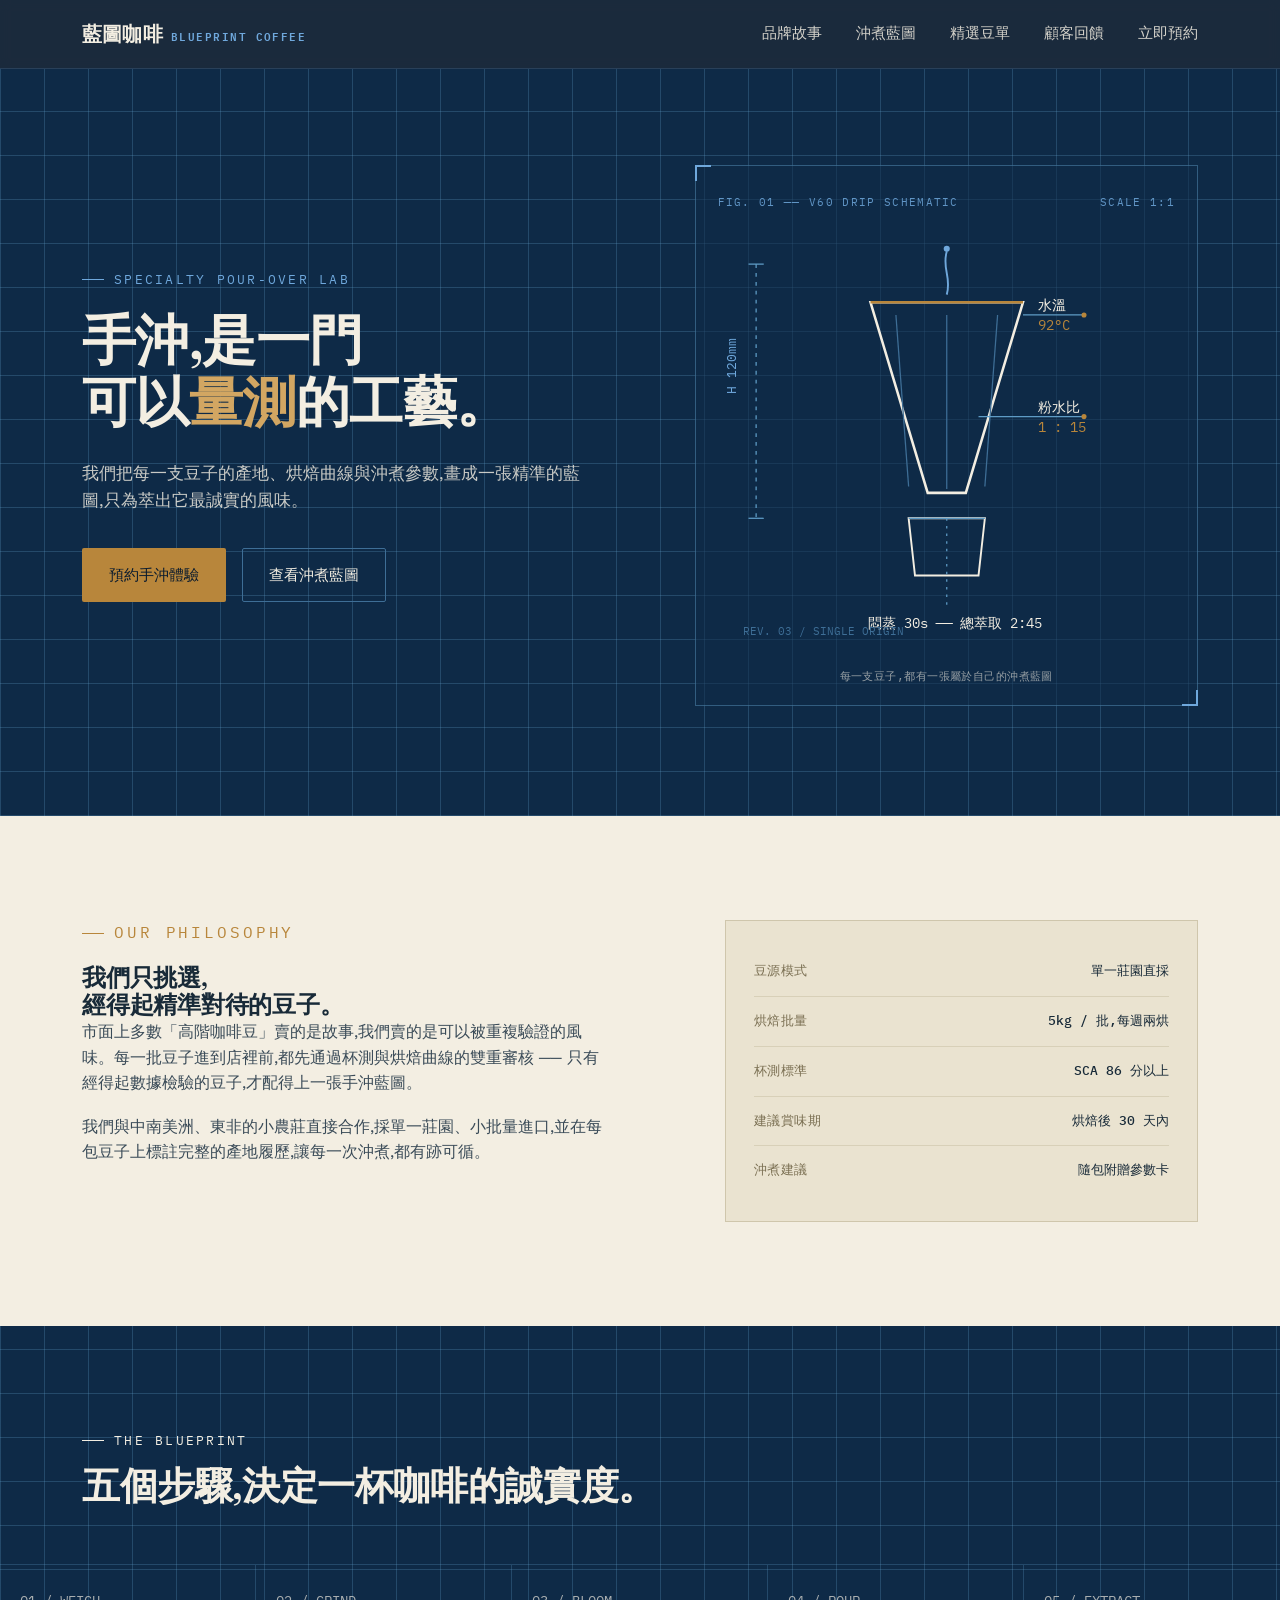
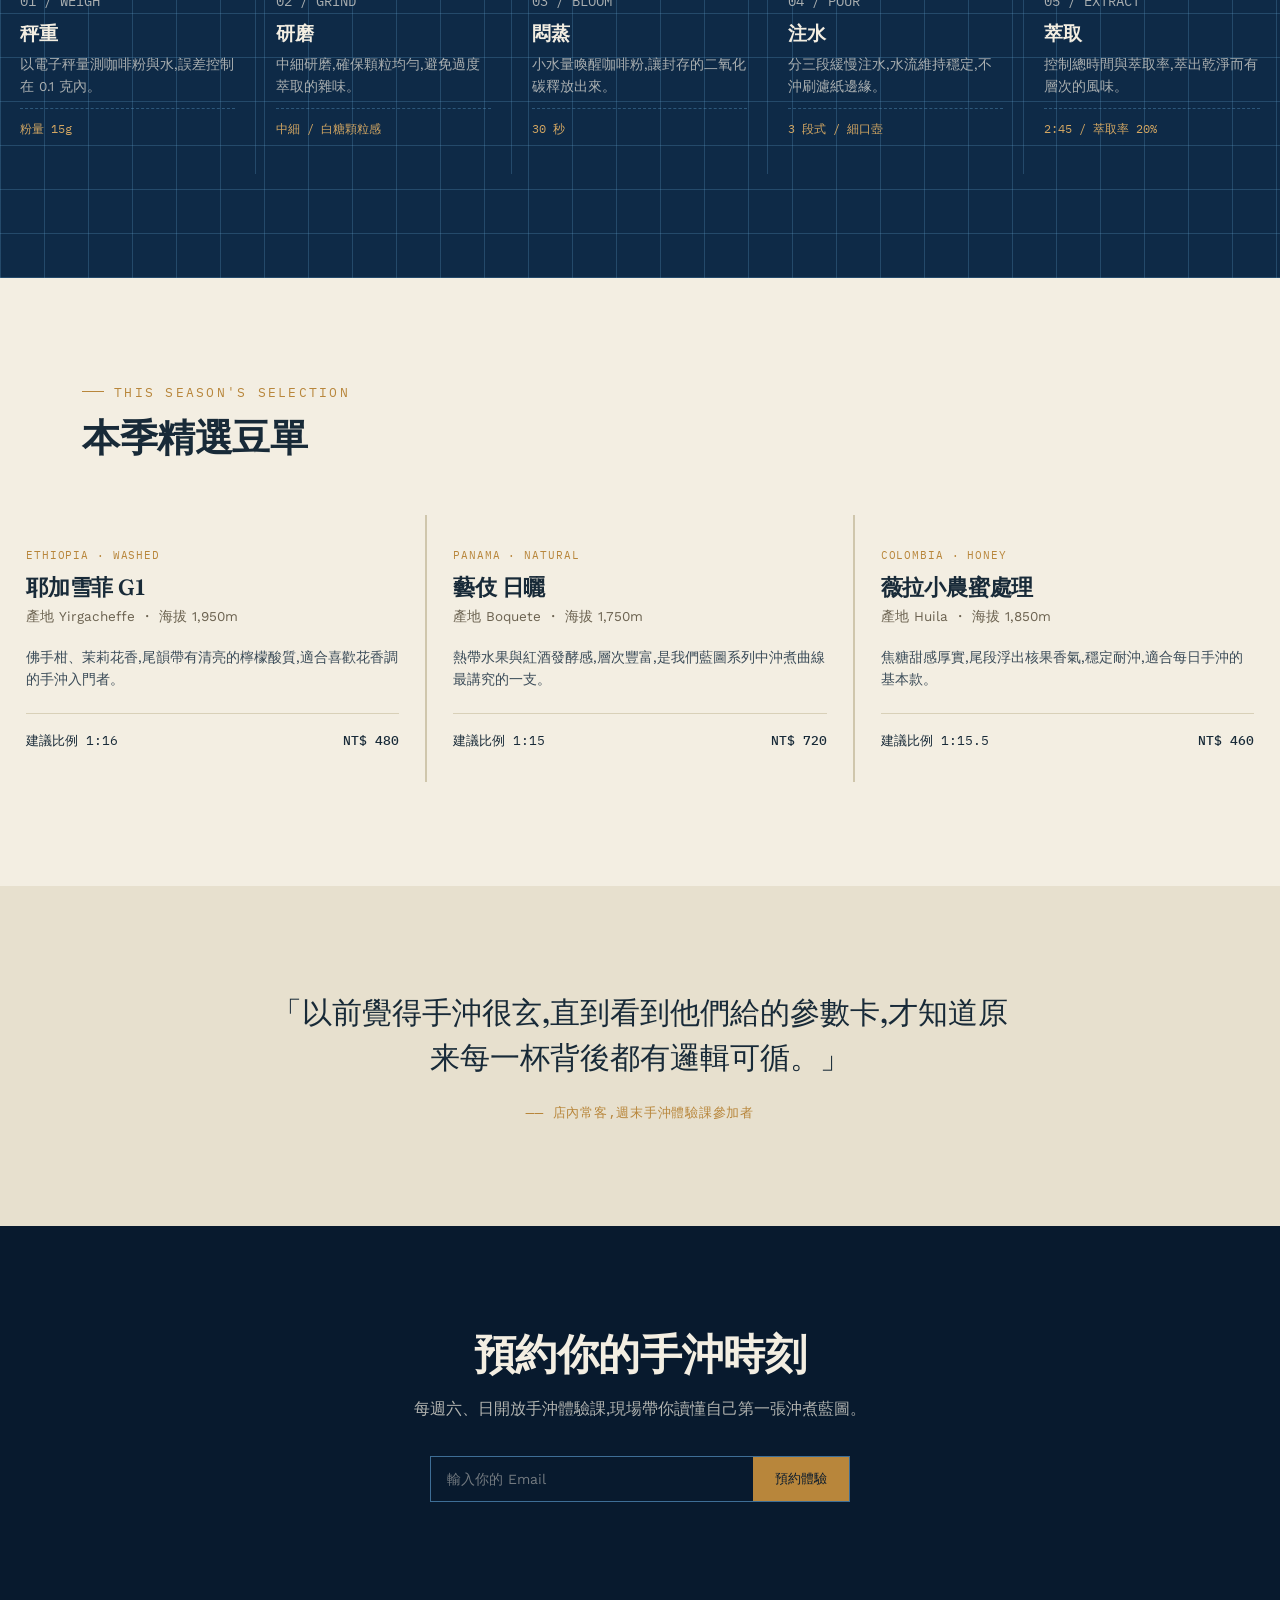
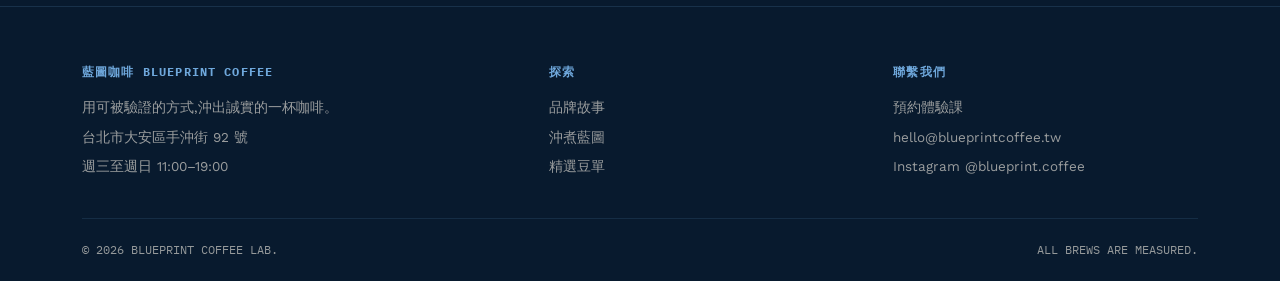
<file: docs/index.html>
<!DOCTYPE html>
<html lang="zh-Hant">
<head>
<meta charset="UTF-8">
<meta name="viewport" content="width=device-width, initial-scale=1.0">
<title>藍圖咖啡 Blueprint Coffee ── 精準手沖,誠實風味</title>
<link rel="preconnect" href="https://fonts.googleapis.com">
<link rel="preconnect" href="https://fonts.gstatic.com" crossorigin>
<link href="https://fonts.googleapis.com/css2?family=Fraunces:opsz,wght@9..144,400;9..144,500;9..144,600;9..144,700&family=Work+Sans:wght@300;400;500;600&family=IBM+Plex+Mono:wght@400;500&display=swap" rel="stylesheet">
<style>
  :root{
    --ink-black:#081A2E;
    --blueprint:#0E2A47;
    --blueprint-line:#3E6E96;
    --blueprint-line-soft:rgba(94,155,197,0.28);
    --paper:#F3EEE2;
    --paper-dim:#E7E0CE;
    --brass:#B8863B;
    --brass-light:#D2A662;
    --sky:#6FA8DC;
    --ink-on-paper:#182A38;
    --max-w:1180px;
  }

  *{margin:0;padding:0;box-sizing:border-box;}
  html{scroll-behavior:smooth;}
  body{
    font-family:'Work Sans', sans-serif;
    background:var(--paper);
    color:var(--ink-on-paper);
    line-height:1.6;
    -webkit-font-smoothing:antialiased;
  }
  a{color:inherit;text-decoration:none;}
  img,svg{display:block;max-width:100%;}
  .container{max-width:var(--max-w);margin:0 auto;padding:0 32px;}
  .eyebrow{
    font-family:'IBM Plex Mono', monospace;
    font-size:12.5px;
    letter-spacing:0.18em;
    text-transform:uppercase;
    display:flex;
    align-items:center;
    gap:10px;
  }
  .eyebrow::before{
    content:"";
    width:22px;height:1px;
    background:currentColor;
    display:inline-block;
  }
  h1,h2,h3{
    font-family:'Fraunces', serif;
    font-weight:600;
    line-height:1.15;
    letter-spacing:-0.01em;
  }
  .btn{
    display:inline-flex;
    align-items:center;
    gap:10px;
    padding:14px 26px;
    border-radius:2px;
    font-family:'Work Sans', sans-serif;
    font-size:15px;
    font-weight:500;
    border:1px solid transparent;
    cursor:pointer;
    transition:transform .25s ease, background .25s ease, border-color .25s ease, color .25s ease;
  }
  .btn:focus-visible{outline:2px solid var(--sky);outline-offset:3px;}
  .btn-primary{background:var(--brass);color:var(--ink-black);}
  .btn-primary:hover{background:var(--brass-light);transform:translateY(-1px);}
  .btn-ghost{border-color:var(--blueprint-line);color:var(--paper);}
  .btn-ghost:hover{border-color:var(--sky);color:var(--sky);}
  .btn-ghost.on-paper{border-color:var(--ink-on-paper);color:var(--ink-on-paper);}
  .btn-ghost.on-paper:hover{border-color:var(--brass);color:var(--brass);}

  /* ---------- NAV ---------- */
  header{
    position:sticky;top:0;z-index:50;
    background:rgba(8,26,46,0.92);
    backdrop-filter:blur(6px);
    border-bottom:1px solid rgba(94,155,197,0.2);
  }
  nav{
    max-width:var(--max-w);margin:0 auto;padding:18px 32px;
    display:flex;align-items:center;justify-content:space-between;
    color:var(--paper);
  }
  .logo{
    font-family:'Fraunces', serif;
    font-size:20px;font-weight:600;letter-spacing:0.01em;
    color:var(--paper);display:flex;align-items:baseline;gap:8px;
  }
  .logo span{
    font-family:'IBM Plex Mono', monospace;
    font-size:10.5px;letter-spacing:0.14em;color:var(--sky);
  }
  .nav-links{display:flex;gap:34px;font-size:14.5px;}
  .nav-links a{opacity:0.85;transition:opacity .2s;}
  .nav-links a:hover{opacity:1;color:var(--sky);}
  .nav-toggle{display:none;background:none;border:none;color:var(--paper);font-size:24px;cursor:pointer;}

  @media (max-width:860px){
    .nav-links{
      position:absolute;top:100%;left:0;right:0;
      background:var(--ink-black);
      flex-direction:column;gap:0;
      max-height:0;overflow:hidden;
      transition:max-height .3s ease;
    }
    .nav-links.open{max-height:320px;}
    .nav-links a{padding:16px 32px;border-top:1px solid rgba(94,155,197,0.15);}
    .nav-toggle{display:block;}
  }

  /* ---------- HERO ---------- */
  .hero{
    background:
      repeating-linear-gradient(0deg, var(--blueprint-line-soft) 0, var(--blueprint-line-soft) 1px, transparent 1px, transparent 44px),
      repeating-linear-gradient(90deg, var(--blueprint-line-soft) 0, var(--blueprint-line-soft) 1px, transparent 1px, transparent 44px),
      var(--blueprint);
    color:var(--paper);
    padding:96px 0 110px;
    position:relative;
    overflow:hidden;
  }
  .hero-grid{
    max-width:var(--max-w);margin:0 auto;padding:0 32px;
    display:grid;grid-template-columns:1.05fr 0.95fr;gap:56px;align-items:center;
  }
  .hero h1{font-size:clamp(34px,4.6vw,54px);margin:20px 0 26px;color:var(--paper);}
  .hero h1 em{font-style:normal;color:var(--brass-light);}
  .hero p.lede{font-size:17px;max-width:46ch;color:rgba(243,238,226,0.82);margin-bottom:34px;}
  .hero-cta{display:flex;gap:16px;flex-wrap:wrap;}
  .hero-eyebrow{color:var(--sky);margin-bottom:6px;}

  .blueprint-plate{
    position:relative;
    border:1px solid rgba(94,155,197,0.45);
    background:rgba(15,42,71,0.55);
    padding:28px 22px 20px;
  }
  .blueprint-plate::before,.blueprint-plate::after,
  .plate-corner-tl,.plate-corner-br{
    content:"";position:absolute;width:14px;height:14px;
    border-color:var(--sky);
  }
  .blueprint-plate::before{top:-1px;left:-1px;border-top:2px solid var(--sky);border-left:2px solid var(--sky);}
  .blueprint-plate::after{bottom:-1px;right:-1px;border-bottom:2px solid var(--sky);border-right:2px solid var(--sky);}
  .plate-label{
    font-family:'IBM Plex Mono', monospace;font-size:11px;letter-spacing:0.12em;
    color:var(--sky);display:flex;justify-content:space-between;margin-bottom:14px;opacity:0.85;
  }
  .plate-caption{
    font-family:'IBM Plex Mono', monospace;font-size:11px;color:rgba(243,238,226,0.6);
    text-align:center;margin-top:10px;letter-spacing:0.04em;
  }

  @media (max-width:900px){
    .hero-grid{grid-template-columns:1fr;}
    .hero{padding:64px 0 76px;}
  }

  /* ---------- SECTION SHARED ---------- */
  section{padding:104px 0;}
  .section-head{max-width:640px;margin-bottom:56px;}
  .section-head h2{font-size:clamp(26px,3.2vw,38px);margin-top:14px;}
  .on-dark{background:var(--ink-black);color:var(--paper);}
  .on-dark .eyebrow{color:var(--sky);}
  .on-paper .eyebrow{color:var(--brass);}

  /* ---------- ABOUT / SPEC SHEET ---------- */
  .about-grid{display:grid;grid-template-columns:1.1fr 0.9fr;gap:64px;align-items:start;}
  .about-grid p{font-size:16px;color:#3a4b58;max-width:52ch;margin-bottom:18px;}
  .spec-sheet{border:1px solid #cfc6ac;background:#EAE3D0;padding:26px 28px;}
  .spec-row{
    display:flex;justify-content:space-between;gap:20px;
    padding:14px 0;border-bottom:1px solid #d8d0b8;
    font-family:'IBM Plex Mono', monospace;font-size:13px;
  }
  .spec-row:last-child{border-bottom:none;}
  .spec-row dt{color:#7a6f52;letter-spacing:0.04em;}
  .spec-row dd{font-weight:500;color:var(--ink-on-paper);text-align:right;}

  @media (max-width:860px){ .about-grid{grid-template-columns:1fr;} }

  /* ---------- PROCESS BLUEPRINT ---------- */
  .process{
    background:
      repeating-linear-gradient(0deg, var(--blueprint-line-soft) 0, var(--blueprint-line-soft) 1px, transparent 1px, transparent 44px),
      repeating-linear-gradient(90deg, var(--blueprint-line-soft) 0, var(--blueprint-line-soft) 1px, transparent 1px, transparent 44px),
      var(--blueprint);
    color:var(--paper);
  }
  .steps{
    display:grid;grid-template-columns:repeat(5,1fr);gap:0;
    border-top:1px solid var(--blueprint-line-soft);
  }
  .step{
    padding:26px 20px;border-right:1px solid var(--blueprint-line-soft);position:relative;
  }
  .step:last-child{border-right:none;}
  .step-index{font-family:'IBM Plex Mono', monospace;font-size:12px;color:var(--sky);margin-bottom:14px;}
  .step h3{font-size:19px;color:var(--paper);margin-bottom:10px;font-weight:600;}
  .step p{font-size:13.5px;color:rgba(243,238,226,0.68);margin-bottom:10px;}
  .step .metric{
    font-family:'IBM Plex Mono', monospace;font-size:12px;color:var(--brass-light);
    border-top:1px dashed rgba(94,155,197,0.4);padding-top:10px;
  }
  @media (max-width:960px){
    .steps{grid-template-columns:1fr 1fr;}
    .step{border-right:1px solid var(--blueprint-line-soft);border-bottom:1px solid var(--blueprint-line-soft);}
    .step:nth-child(2n){border-right:none;}
  }
  @media (max-width:560px){
    .steps{grid-template-columns:1fr;}
    .step{border-right:none;}
  }

  /* ---------- BEANS ---------- */
  .bean-grid{display:grid;grid-template-columns:repeat(3,1fr);gap:2px;background:#cfc6ac;}
  .bean-card{
    background:var(--paper);padding:32px 26px;position:relative;
    display:flex;flex-direction:column;height:100%;
  }
  .bean-tag{
    font-family:'IBM Plex Mono', monospace;font-size:11px;color:var(--brass);
    letter-spacing:0.08em;margin-bottom:10px;
  }
  .bean-card h3{font-size:22px;margin-bottom:6px;}
  .bean-origin{font-size:13.5px;color:#6b6250;margin-bottom:18px;}
  .bean-notes{font-size:14px;color:#3a4b58;margin-bottom:22px;flex-grow:1;}
  .bean-meta{
    display:flex;justify-content:space-between;align-items:center;
    border-top:1px solid #d8d0b8;padding-top:16px;
    font-family:'IBM Plex Mono', monospace;font-size:12.5px;
  }
  .bean-price{color:var(--ink-on-paper);font-weight:500;}
  @media (max-width:900px){ .bean-grid{grid-template-columns:1fr 1fr;} }
  @media (max-width:600px){ .bean-grid{grid-template-columns:1fr;} }

  /* ---------- QUOTE ---------- */
  .quote-section{background:var(--paper-dim);}
  .quote-wrap{max-width:760px;margin:0 auto;text-align:center;}
  blockquote{
    font-family:'Fraunces', serif;font-size:clamp(22px,2.6vw,30px);
    font-weight:500;line-height:1.5;color:var(--ink-on-paper);margin-bottom:22px;
  }
  .quote-attr{font-family:'IBM Plex Mono', monospace;font-size:12.5px;color:var(--brass);letter-spacing:0.06em;}

  /* ---------- CTA / FOOTER ---------- */
  .cta-section{background:var(--ink-black);color:var(--paper);text-align:center;}
  .cta-section h2{font-size:clamp(28px,3.6vw,42px);margin-bottom:18px;}
  .cta-section p{color:rgba(243,238,226,0.72);max-width:48ch;margin:0 auto 34px;}
  .cta-form{
    display:flex;max-width:420px;margin:0 auto;gap:0;border:1px solid var(--blueprint-line);
  }
  .cta-form input{
    flex:1;background:transparent;border:none;padding:14px 16px;
    color:var(--paper);font-family:'Work Sans', sans-serif;font-size:14px;
  }
  .cta-form input::placeholder{color:rgba(243,238,226,0.45);}
  .cta-form input:focus{outline:none;}
  .cta-form button{
    background:var(--brass);color:var(--ink-black);border:none;
    padding:0 22px;font-weight:500;cursor:pointer;font-family:'Work Sans', sans-serif;
    transition:background .2s;
  }
  .cta-form button:hover{background:var(--brass-light);}

  footer{background:var(--ink-black);border-top:1px solid rgba(94,155,197,0.18);color:rgba(243,238,226,0.6);}
  .footer-grid{
    display:grid;grid-template-columns:1.4fr 1fr 1fr;gap:40px;padding:56px 0 32px;
    font-size:13.5px;
  }
  .footer-grid h4{
    font-family:'IBM Plex Mono', monospace;font-size:11.5px;letter-spacing:0.1em;
    color:var(--sky);margin-bottom:16px;text-transform:uppercase;
  }
  .footer-grid p, .footer-grid a{display:block;margin-bottom:8px;color:rgba(243,238,226,0.62);}
  .footer-grid a:hover{color:var(--paper);}
  .footer-bottom{
    border-top:1px solid rgba(94,155,197,0.15);padding:22px 0;
    font-family:'IBM Plex Mono', monospace;font-size:11.5px;
    display:flex;justify-content:space-between;flex-wrap:wrap;gap:10px;
  }
  @media (max-width:700px){ .footer-grid{grid-template-columns:1fr;} }

  /* ---------- REVEAL ---------- */
  .reveal{opacity:0;transform:translateY(18px);transition:opacity .7s ease, transform .7s ease;}
  .reveal.in{opacity:1;transform:translateY(0);}
  @media (prefers-reduced-motion: reduce){
    .reveal{opacity:1;transform:none;transition:none;}
    html{scroll-behavior:auto;}
  }
</style>
</head>
<body>

<header>
  <nav>
    <a href="#top" class="logo">藍圖咖啡<span>BLUEPRINT COFFEE</span></a>
    <button class="nav-toggle" id="navToggle" aria-label="開啟選單" aria-expanded="false">☰</button>
    <div class="nav-links" id="navLinks">
      <a href="#about">品牌故事</a>
      <a href="#process">沖煮藍圖</a>
      <a href="#beans">精選豆單</a>
      <a href="#quote">顧客回饋</a>
      <a href="#cta">立即預約</a>
    </div>
  </nav>
</header>

<section class="hero" id="top">
  <div class="hero-grid">
    <div>
      <p class="eyebrow hero-eyebrow">SPECIALTY POUR-OVER LAB</p>
      <h1>手沖,是一門<br>可以<em>量測</em>的工藝。</h1>
      <p class="lede">我們把每一支豆子的產地、烘焙曲線與沖煮參數,畫成一張精準的藍圖,只為萃出它最誠實的風味。</p>
      <div class="hero-cta">
        <a href="#cta" class="btn btn-primary">預約手沖體驗</a>
        <a href="#process" class="btn btn-ghost">查看沖煮藍圖</a>
      </div>
    </div>

    <div class="blueprint-plate reveal">
      <div class="plate-label"><span>FIG. 01 ── V60 DRIP SCHEMATIC</span><span>SCALE 1:1</span></div>
      <svg viewBox="0 0 360 340" xmlns="http://www.w3.org/2000/svg" role="img" aria-label="V60 手沖濾杯示意圖,標註水溫、粉水比、悶蒸與總萃取時間">
        <!-- dimension lines -->
        <line x1="30" y1="30" x2="30" y2="230" stroke="#5E9BC5" stroke-width="1" stroke-dasharray="3 4"/>
        <line x1="24" y1="30" x2="36" y2="30" stroke="#5E9BC5" stroke-width="1"/>
        <line x1="24" y1="230" x2="36" y2="230" stroke="#5E9BC5" stroke-width="1"/>
        <text x="14" y="132" fill="#6FA8DC" font-size="10" font-family="IBM Plex Mono, monospace" transform="rotate(-90 14 132)">H 120mm</text>

        <!-- dripper cone -->
        <path d="M120 60 L240 60 L195 210 L165 210 Z" fill="none" stroke="#F3EEE2" stroke-width="2"/>
        <path d="M120 60 L240 60" stroke="#B8863B" stroke-width="2"/>
        <!-- ribs -->
        <line x1="140" y1="70" x2="150" y2="205" stroke="#3E6E96" stroke-width="1"/>
        <line x1="180" y1="70" x2="180" y2="207" stroke="#3E6E96" stroke-width="1"/>
        <line x1="220" y1="70" x2="210" y2="205" stroke="#3E6E96" stroke-width="1"/>

        <!-- server -->
        <path d="M150 230 L210 230 L205 275 L155 275 Z" fill="none" stroke="#F3EEE2" stroke-width="1.5"/>
        <line x1="150" y1="230" x2="210" y2="230" stroke="#5E9BC5" stroke-width="1"/>

        <!-- pour line + droplets -->
        <path d="M180 20 C176 34, 184 40, 180 54" stroke="#6FA8DC" stroke-width="1.5" fill="none"/>
        <circle cx="180" cy="18" r="2.4" fill="#6FA8DC"/>

        <!-- annotation callouts -->
        <line x1="240" y1="70" x2="288" y2="70" stroke="#5E9BC5" stroke-width="1"/>
        <circle cx="288" cy="70" r="2" fill="#B8863B"/>
        <text x="252" y="66" fill="#F3EEE2" font-size="11" font-family="IBM Plex Mono, monospace">水溫</text>
        <text x="252" y="82" fill="#B8863B" font-size="11" font-family="IBM Plex Mono, monospace">92°C</text>

        <line x1="205" y1="150" x2="288" y2="150" stroke="#5E9BC5" stroke-width="1"/>
        <circle cx="288" cy="150" r="2" fill="#B8863B"/>
        <text x="252" y="146" fill="#F3EEE2" font-size="11" font-family="IBM Plex Mono, monospace">粉水比</text>
        <text x="252" y="162" fill="#B8863B" font-size="11" font-family="IBM Plex Mono, monospace">1 : 15</text>

        <line x1="180" y1="230" x2="180" y2="300" stroke="#5E9BC5" stroke-width="1" stroke-dasharray="2 4"/>
        <text x="118" y="316" fill="#F3EEE2" font-size="11" font-family="IBM Plex Mono, monospace">悶蒸 30s ── 總萃取 2:45</text>

        <!-- corner tick -->
        <text x="20" y="322" fill="#3E6E96" font-size="9" font-family="IBM Plex Mono, monospace">REV. 03 / SINGLE ORIGIN</text>
      </svg>
      <p class="plate-caption">每一支豆子,都有一張屬於自己的沖煮藍圖</p>
    </div>
  </div>
</section>

<section class="on-paper" id="about">
  <div class="container">
    <div class="about-grid">
      <div class="reveal">
        <p class="eyebrow">OUR PHILOSOPHY</p>
        <h2>我們只挑選,<br>經得起精準對待的豆子。</h2>
        <p>市面上多數「高階咖啡豆」賣的是故事,我們賣的是可以被重複驗證的風味。每一批豆子進到店裡前,都先通過杯測與烘焙曲線的雙重審核 ── 只有經得起數據檢驗的豆子,才配得上一張手沖藍圖。</p>
        <p>我們與中南美洲、東非的小農莊直接合作,採單一莊園、小批量進口,並在每包豆子上標註完整的產地履歷,讓每一次沖煮,都有跡可循。</p>
      </div>
      <dl class="spec-sheet reveal">
        <div class="spec-row"><dt>豆源模式</dt><dd>單一莊園直採</dd></div>
        <div class="spec-row"><dt>烘焙批量</dt><dd>5kg / 批,每週兩烘</dd></div>
        <div class="spec-row"><dt>杯測標準</dt><dd>SCA 86 分以上</dd></div>
        <div class="spec-row"><dt>建議賞味期</dt><dd>烘焙後 30 天內</dd></div>
        <div class="spec-row"><dt>沖煮建議</dt><dd>隨包附贈參數卡</dd></div>
      </dl>
    </div>
  </div>
</section>

<section class="process" id="process">
  <div class="container">
    <div class="section-head reveal">
      <p class="eyebrow">THE BLUEPRINT</p>
      <h2>五個步驟,決定一杯咖啡的誠實度。</h2>
    </div>
  </div>
  <div class="steps reveal">
    <div class="step">
      <p class="step-index">01 / WEIGH</p>
      <h3>秤重</h3>
      <p>以電子秤量測咖啡粉與水,誤差控制在 0.1 克內。</p>
      <p class="metric">粉量 15g</p>
    </div>
    <div class="step">
      <p class="step-index">02 / GRIND</p>
      <h3>研磨</h3>
      <p>中細研磨,確保顆粒均勻,避免過度萃取的雜味。</p>
      <p class="metric">中細 / 白糖顆粒感</p>
    </div>
    <div class="step">
      <p class="step-index">03 / BLOOM</p>
      <h3>悶蒸</h3>
      <p>小水量喚醒咖啡粉,讓封存的二氧化碳釋放出來。</p>
      <p class="metric">30 秒</p>
    </div>
    <div class="step">
      <p class="step-index">04 / POUR</p>
      <h3>注水</h3>
      <p>分三段緩慢注水,水流維持穩定,不沖刷濾紙邊緣。</p>
      <p class="metric">3 段式 / 細口壺</p>
    </div>
    <div class="step">
      <p class="step-index">05 / EXTRACT</p>
      <h3>萃取</h3>
      <p>控制總時間與萃取率,萃出乾淨而有層次的風味。</p>
      <p class="metric">2:45 / 萃取率 20%</p>
    </div>
  </div>
</section>

<section class="on-paper" id="beans">
  <div class="container">
    <div class="section-head reveal">
      <p class="eyebrow">THIS SEASON'S SELECTION</p>
      <h2>本季精選豆單</h2>
    </div>
  </div>
  <div class="bean-grid reveal">
    <div class="bean-card">
      <p class="bean-tag">ETHIOPIA · WASHED</p>
      <h3>耶加雪菲 G1</h3>
      <p class="bean-origin">產地 Yirgacheffe ・ 海拔 1,950m</p>
      <p class="bean-notes">佛手柑、茉莉花香,尾韻帶有清亮的檸檬酸質,適合喜歡花香調的手沖入門者。</p>
      <div class="bean-meta"><span>建議比例 1:16</span><span class="bean-price">NT$ 480</span></div>
    </div>
    <div class="bean-card">
      <p class="bean-tag">PANAMA · NATURAL</p>
      <h3>藝伎 日曬</h3>
      <p class="bean-origin">產地 Boquete ・ 海拔 1,750m</p>
      <p class="bean-notes">熱帶水果與紅酒發酵感,層次豐富,是我們藍圖系列中沖煮曲線最講究的一支。</p>
      <div class="bean-meta"><span>建議比例 1:15</span><span class="bean-price">NT$ 720</span></div>
    </div>
    <div class="bean-card">
      <p class="bean-tag">COLOMBIA · HONEY</p>
      <h3>薇拉小農蜜處理</h3>
      <p class="bean-origin">產地 Huila ・ 海拔 1,850m</p>
      <p class="bean-notes">焦糖甜感厚實,尾段浮出核果香氣,穩定耐沖,適合每日手沖的基本款。</p>
      <div class="bean-meta"><span>建議比例 1:15.5</span><span class="bean-price">NT$ 460</span></div>
    </div>
  </div>
</section>

<section class="quote-section" id="quote">
  <div class="container">
    <div class="quote-wrap reveal">
      <blockquote>「以前覺得手沖很玄,直到看到他們給的參數卡,才知道原来每一杯背後都有邏輯可循。」</blockquote>
      <p class="quote-attr">── 店內常客,週末手沖體驗課參加者</p>
    </div>
  </div>
</section>

<section class="cta-section" id="cta">
  <div class="container">
    <h2 class="reveal">預約你的手沖時刻</h2>
    <p class="reveal">每週六、日開放手沖體驗課,現場帶你讀懂自己第一張沖煮藍圖。</p>
    <form class="cta-form reveal" onsubmit="event.preventDefault(); this.querySelector('button').textContent='已收到,我們會盡快聯繫';">
      <input type="email" placeholder="輸入你的 Email" required aria-label="Email">
      <button type="submit">預約體驗</button>
    </form>
  </div>
</section>

<footer>
  <div class="container">
    <div class="footer-grid">
      <div>
        <h4>藍圖咖啡 BLUEPRINT COFFEE</h4>
        <p>用可被驗證的方式,沖出誠實的一杯咖啡。</p>
        <p>台北市大安區手沖街 92 號</p>
        <p>週三至週日 11:00–19:00</p>
      </div>
      <div>
        <h4>探索</h4>
        <a href="#about">品牌故事</a>
        <a href="#process">沖煮藍圖</a>
        <a href="#beans">精選豆單</a>
      </div>
      <div>
        <h4>聯繫我們</h4>
        <a href="#cta">預約體驗課</a>
        <a href="mailto:hello@blueprintcoffee.tw">hello@blueprintcoffee.tw</a>
        <a href="#top">Instagram @blueprint.coffee</a>
      </div>
    </div>
    <div class="footer-bottom">
      <span>© 2026 BLUEPRINT COFFEE LAB.</span>
      <span>ALL BREWS ARE MEASURED.</span>
    </div>
  </div>
</footer>

<script>
  // mobile nav toggle
  const navToggle = document.getElementById('navToggle');
  const navLinks = document.getElementById('navLinks');
  navToggle.addEventListener('click', () => {
    const isOpen = navLinks.classList.toggle('open');
    navToggle.setAttribute('aria-expanded', isOpen);
  });
  navLinks.querySelectorAll('a').forEach(a => a.addEventListener('click', () => {
    navLinks.classList.remove('open');
    navToggle.setAttribute('aria-expanded', 'false');
  }));

  // scroll reveal
  const prefersReduced = window.matchMedia('(prefers-reduced-motion: reduce)').matches;
  if (!prefersReduced && 'IntersectionObserver' in window) {
    const io = new IntersectionObserver((entries) => {
      entries.forEach(entry => {
        if (entry.isIntersecting) {
          entry.target.classList.add('in');
          io.unobserve(entry.target);
        }
      });
    }, { threshold: 0.15 });
    document.querySelectorAll('.reveal').forEach(el => io.observe(el));
  } else {
    document.querySelectorAll('.reveal').forEach(el => el.classList.add('in'));
  }
</script>

</body>
</html>
</file>
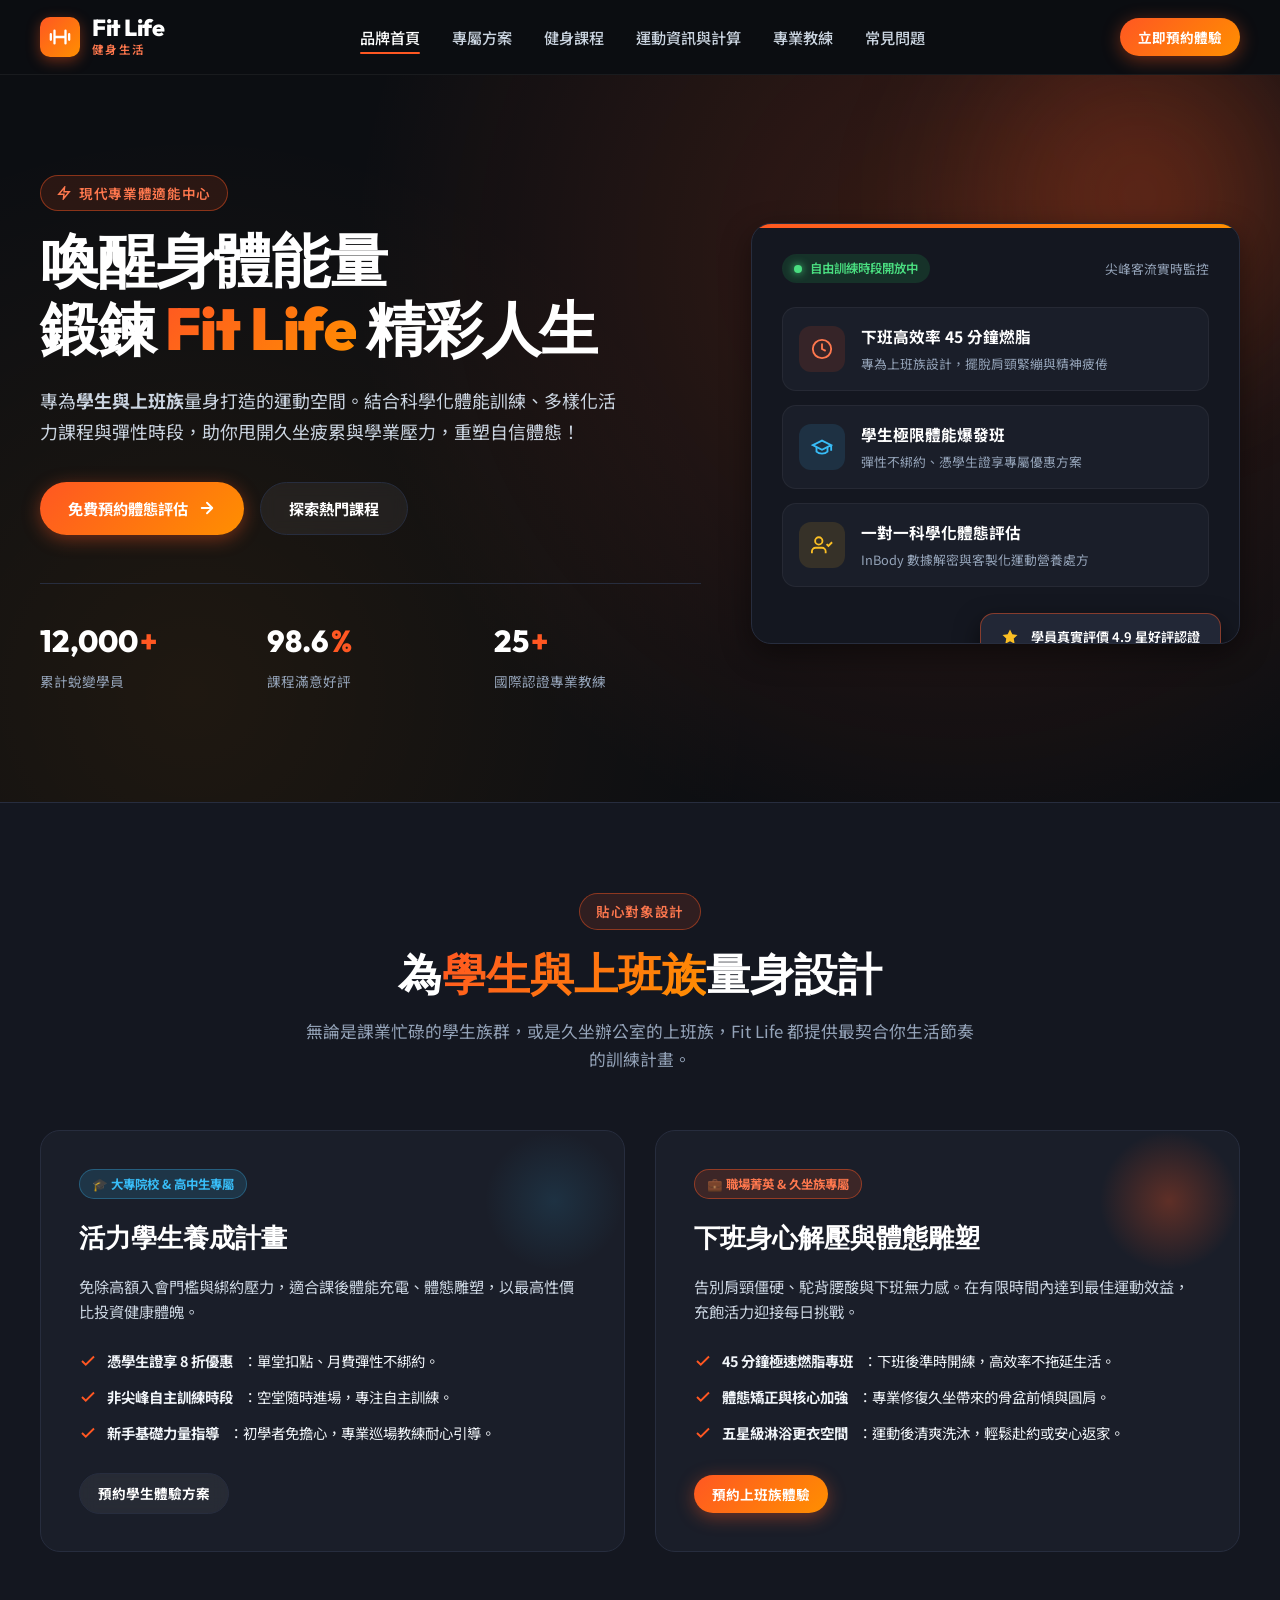
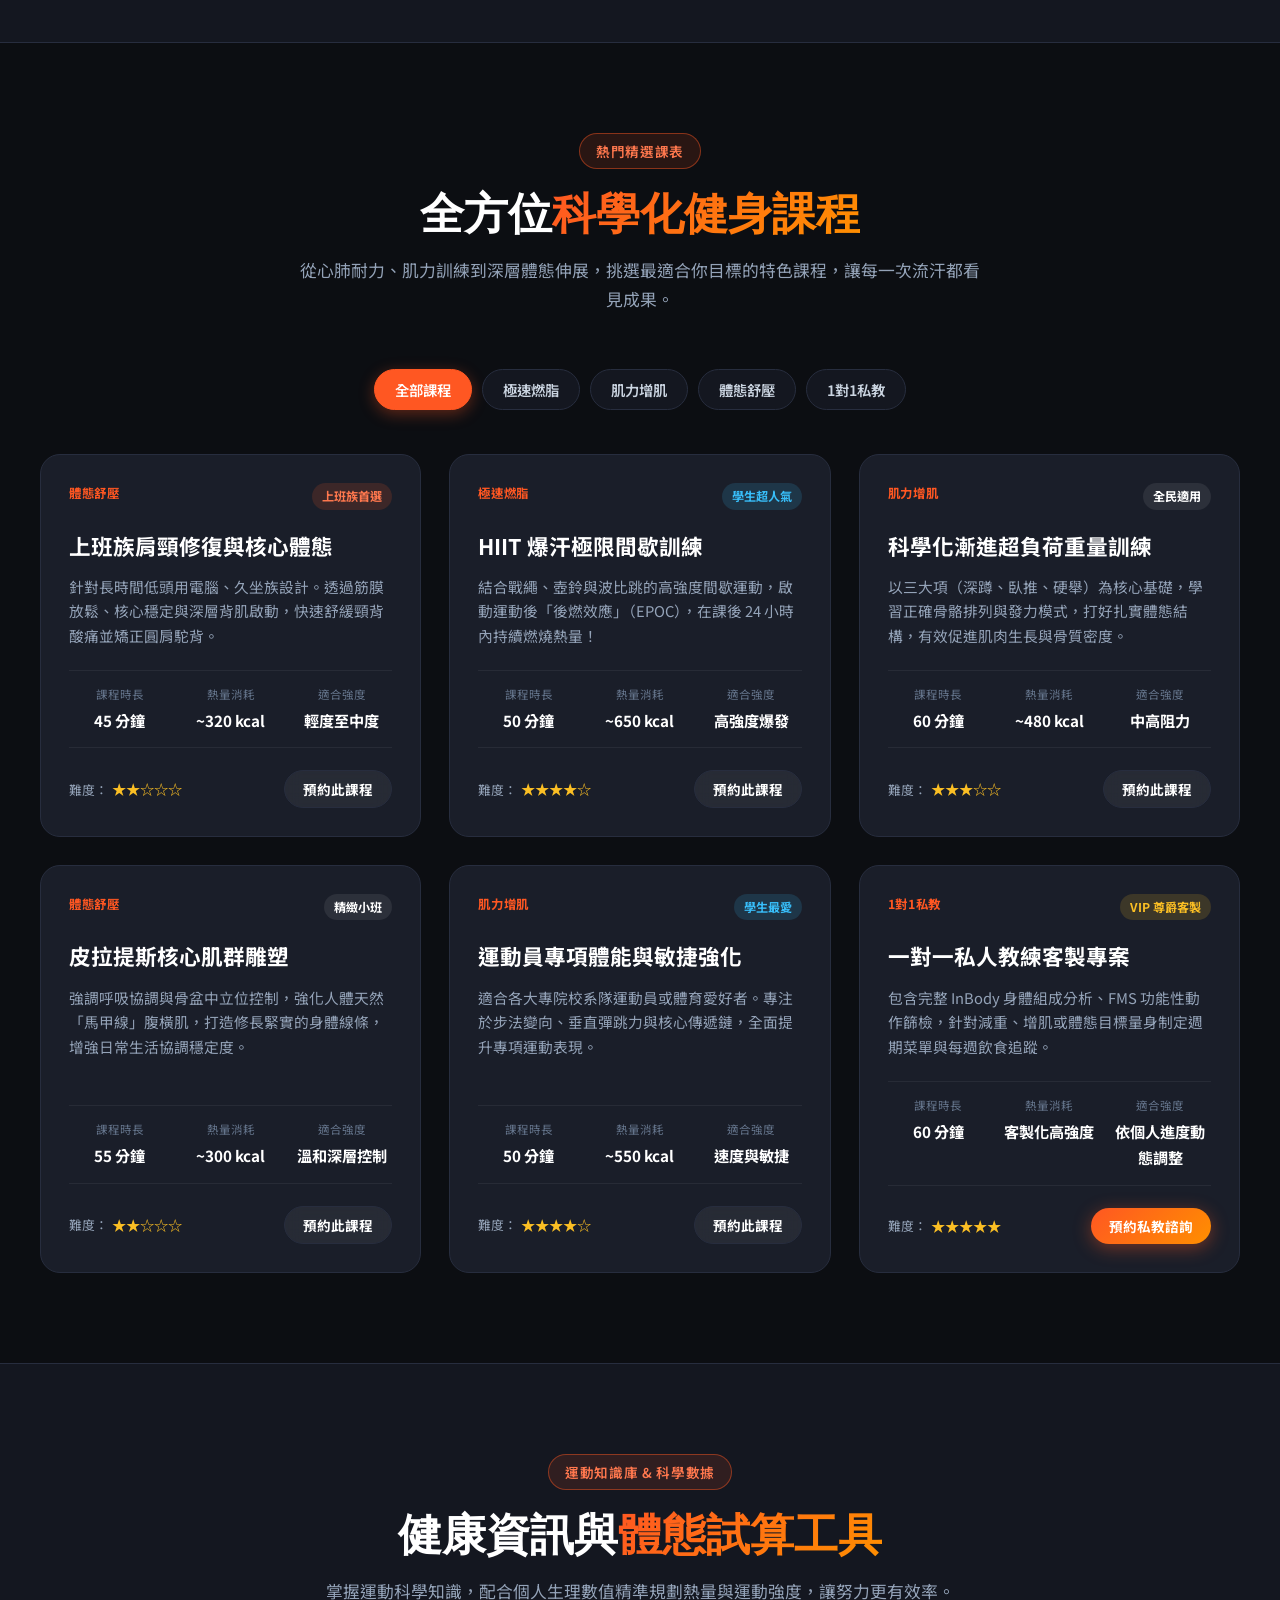
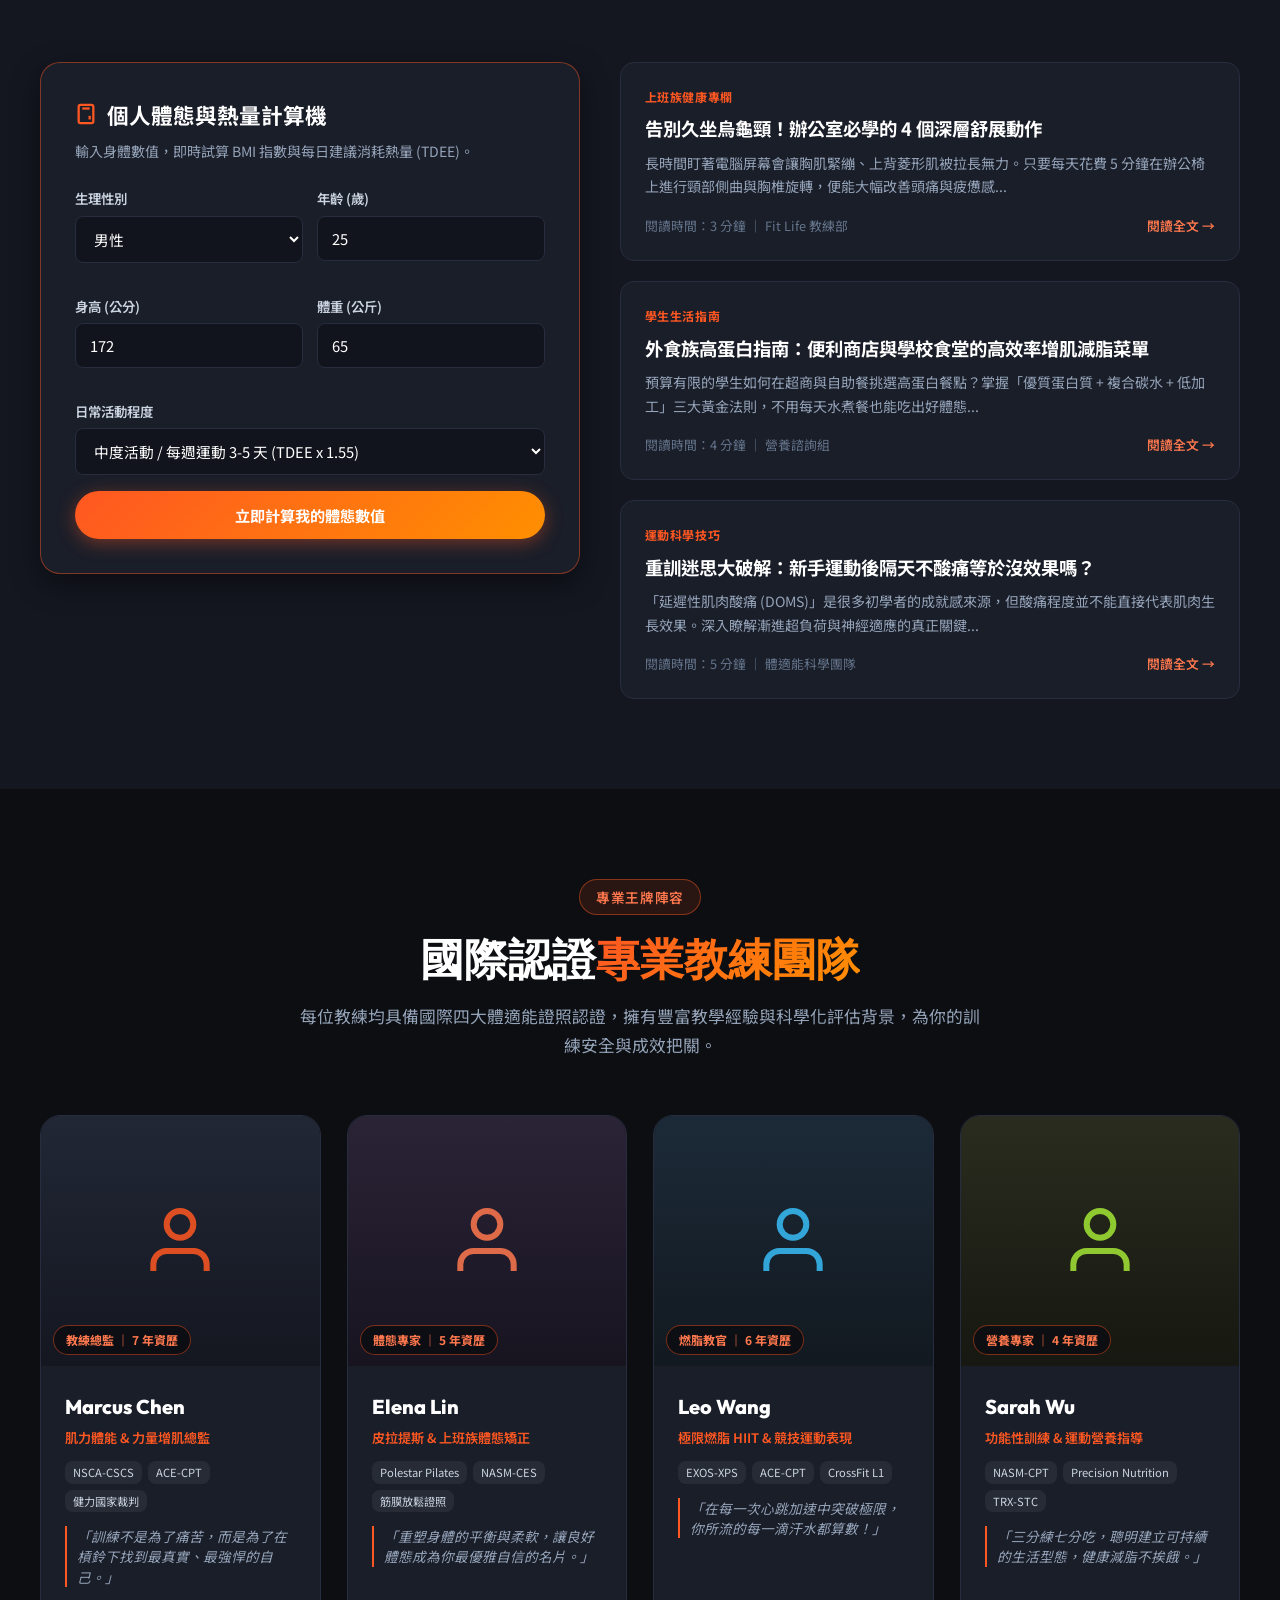
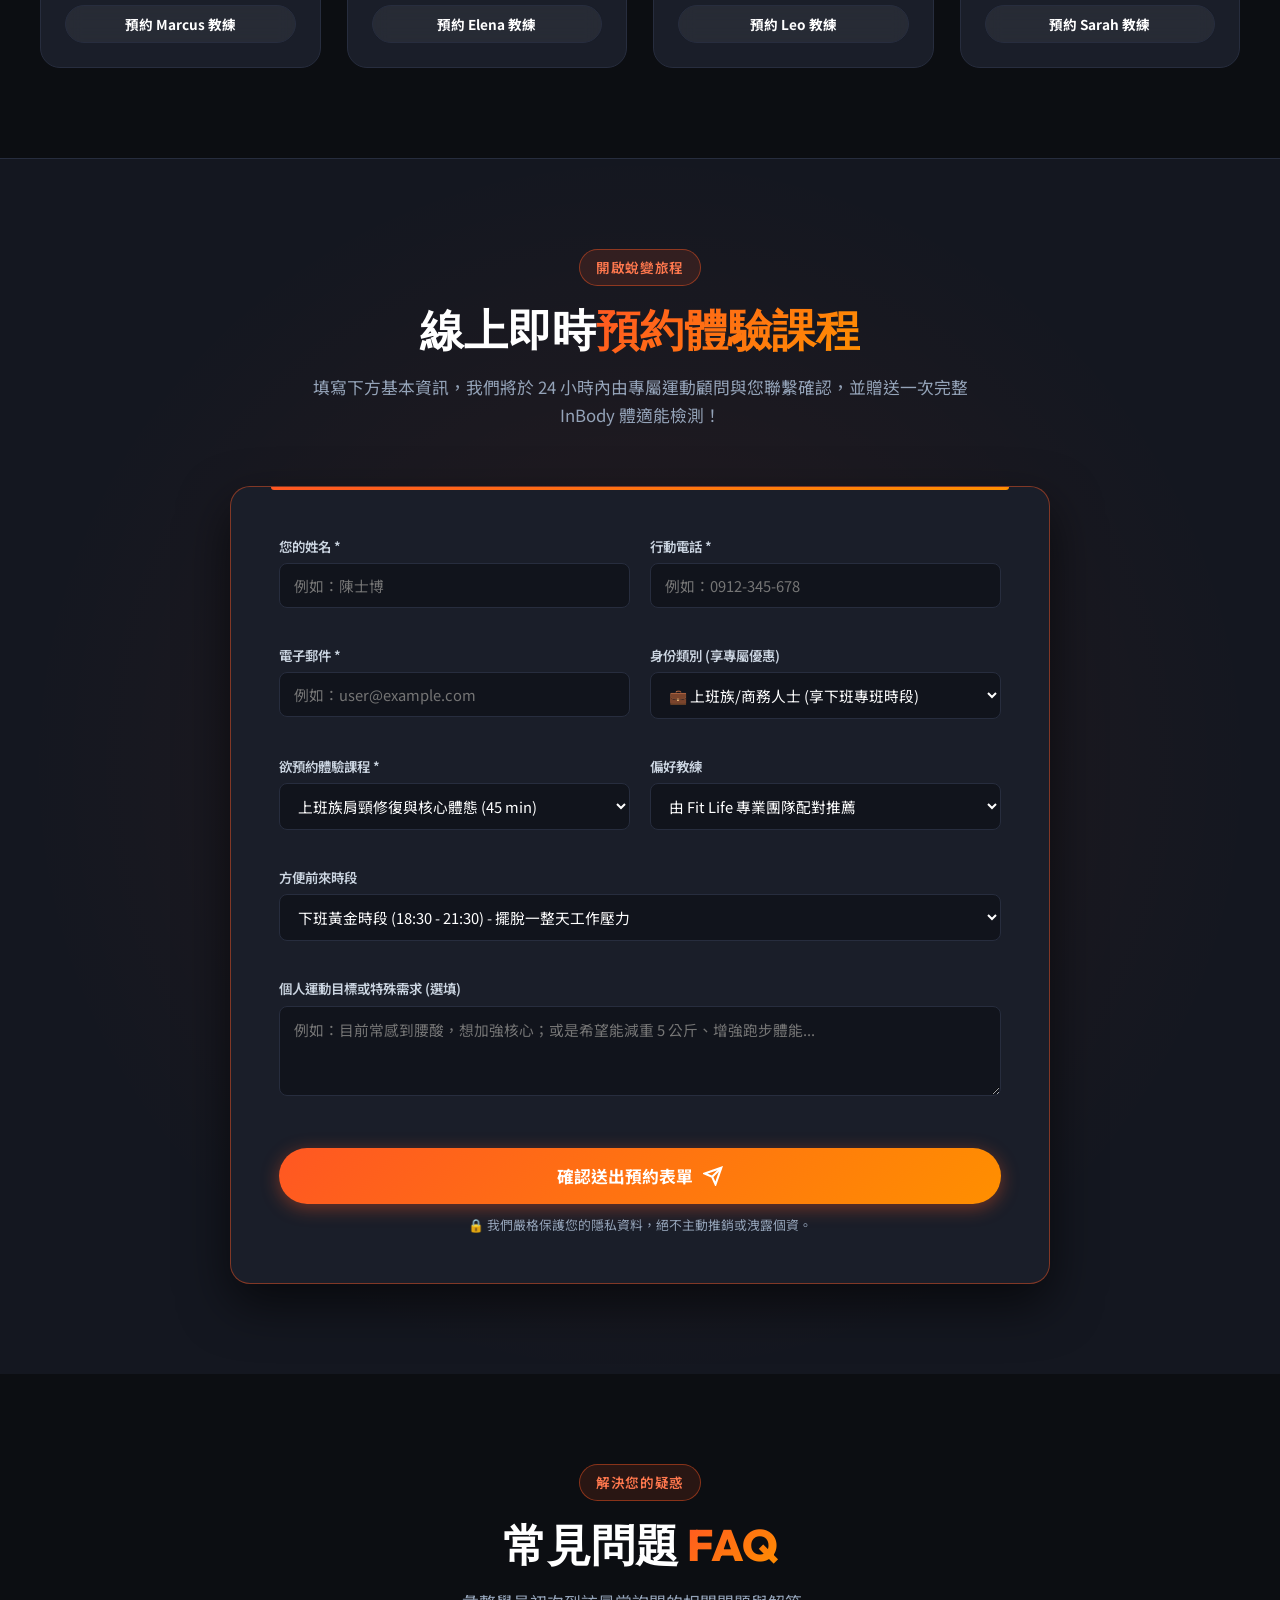
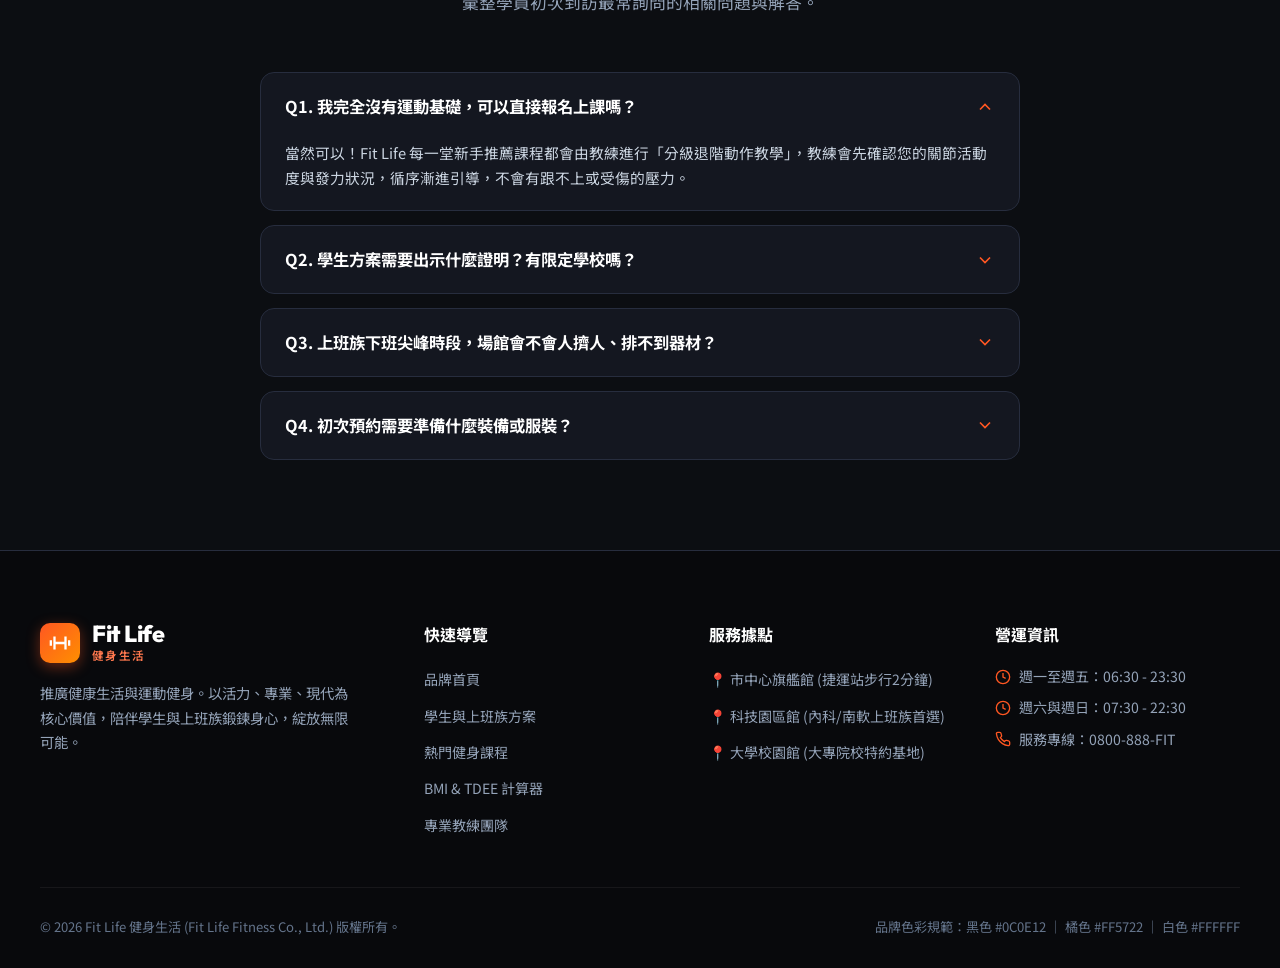
<file: onepage/index.html>
<!DOCTYPE html>
<html lang="zh-Hant">
<head>
  <meta charset="UTF-8">
  <meta name="viewport" content="width=device-width, initial-scale=1.0">
  <meta name="description" content="Fit Life 健身生活 - 專為學生與上班族打造的活力運動空間。提供科學化健身課程、專業教練指導、運動健康資訊與即時課程預約。">
  <title>Fit Life 健身生活 ｜ 活力・專業・現代 運動健身品牌</title>
  
  <!-- Google Fonts -->
  <link rel="preconnect" href="https://fonts.googleapis.com">
  <link rel="preconnect" href="https://fonts.gstatic.com" crossorigin>
  <link href="https://fonts.googleapis.com/css2?family=Noto+Sans+TC:wght@300;400;500;600;700;900&family=Outfit:wght@400;600;700;800;900&display=swap" rel="stylesheet">

  <style>
    /* ==========================================================================
       CSS Variables & Reset (品牌核心色：黑色、橘色、白色)
       ========================================================================== */
    :root {
      --bg-black: #0c0e12;
      --bg-surface: #141720;
      --bg-card: #1a1e29;
      --bg-card-hover: #222736;
      --bg-input: #11141c;
      
      --brand-orange: #ff5722;
      --brand-orange-light: #ff784e;
      --brand-orange-dark: #e64a19;
      --brand-orange-glow: rgba(255, 87, 34, 0.3);
      --gradient-orange: linear-gradient(135deg, #ff5722 0%, #ff8f00 100%);
      
      --text-white: #ffffff;
      --text-gray-100: #f1f5f9;
      --text-gray-300: #cbd5e1;
      --text-gray-400: #94a3b8;
      --text-gray-500: #64748b;
      
      --border-subtle: #272d3e;
      --border-accent: rgba(255, 87, 34, 0.45);
      
      --radius-sm: 8px;
      --radius-md: 14px;
      --radius-lg: 20px;
      --radius-full: 9999px;
      
      --font-heading: 'Outfit', -apple-system, BlinkMacSystemFont, "Segoe UI", Roboto, sans-serif;
      --font-body: 'Noto Sans TC', -apple-system, BlinkMacSystemFont, sans-serif;
      
      --shadow-card: 0 10px 30px rgba(0, 0, 0, 0.45);
      --shadow-glow: 0 0 25px rgba(255, 87, 34, 0.35);
      --transition: all 0.28s cubic-bezier(0.4, 0, 0.2, 1);
    }

    *, *::before, *::after {
      box-sizing: border-box;
      margin: 0;
      padding: 0;
    }

    html {
      scroll-behavior: smooth;
      font-size: 16px;
    }

    body {
      background-color: var(--bg-black);
      color: var(--text-gray-100);
      font-family: var(--font-body);
      line-height: 1.65;
      overflow-x: hidden;
      -webkit-font-smoothing: antialiased;
    }

    a {
      color: inherit;
      text-decoration: none;
      transition: var(--transition);
    }

    button, input, select, textarea {
      font-family: inherit;
      color: inherit;
    }

    img {
      max-width: 100%;
      height: auto;
      display: block;
    }

    .container {
      width: min(1200px, calc(100% - 40px));
      margin: 0 auto;
    }

    /* ==========================================================================
       Typography & Utility
       ========================================================================== */
    .section {
      padding: 90px 0;
      position: relative;
    }

    .section-header {
      text-align: center;
      max-width: 680px;
      margin: 0 auto 56px;
    }

    .badge-tag {
      display: inline-flex;
      align-items: center;
      gap: 8px;
      padding: 6px 16px;
      border-radius: var(--radius-full);
      background: rgba(255, 87, 34, 0.12);
      border: 1px solid var(--border-accent);
      color: var(--brand-orange-light);
      font-size: 0.85rem;
      font-weight: 600;
      letter-spacing: 0.05em;
      margin-bottom: 16px;
      text-transform: uppercase;
    }

    .section-title {
      font-family: var(--font-heading);
      font-size: clamp(2rem, 3.5vw, 2.75rem);
      font-weight: 800;
      color: var(--text-white);
      line-height: 1.25;
      margin-bottom: 16px;
    }

    .section-title span {
      background: var(--gradient-orange);
      -webkit-background-clip: text;
      -webkit-text-fill-color: transparent;
    }

    .section-desc {
      color: var(--text-gray-400);
      font-size: 1.05rem;
      line-height: 1.7;
    }

    /* 按鈕樣式 */
    .btn {
      display: inline-flex;
      align-items: center;
      justify-content: center;
      gap: 10px;
      padding: 13px 28px;
      font-size: 0.95rem;
      font-weight: 700;
      border-radius: var(--radius-full);
      cursor: pointer;
      border: none;
      transition: var(--transition);
      white-space: nowrap;
    }

    .btn-primary {
      background: var(--gradient-orange);
      color: var(--text-white);
      box-shadow: 0 4px 18px rgba(255, 87, 34, 0.4);
    }

    .btn-primary:hover {
      transform: translateY(-3px);
      box-shadow: 0 8px 25px rgba(255, 87, 34, 0.6);
      background: linear-gradient(135deg, #ff6a3c 0%, #ffa01a 100%);
    }

    .btn-secondary {
      background: rgba(255, 255, 255, 0.06);
      color: var(--text-white);
      border: 1px solid var(--border-subtle);
      backdrop-filter: blur(8px);
    }

    .btn-secondary:hover {
      background: rgba(255, 255, 255, 0.12);
      border-color: var(--text-gray-300);
      transform: translateY(-3px);
    }

    .btn-sm {
      padding: 8px 18px;
      font-size: 0.85rem;
    }

    /* ==========================================================================
       Navigation Bar
       ========================================================================== */
    .header {
      position: sticky;
      top: 0;
      z-index: 1000;
      background: rgba(12, 14, 18, 0.88);
      backdrop-filter: blur(14px);
      border-bottom: 1px solid rgba(255, 255, 255, 0.06);
      transition: var(--transition);
    }

    .nav {
      display: flex;
      align-items: center;
      justify-content: space-between;
      height: 74px;
    }

    .brand {
      display: flex;
      align-items: center;
      gap: 12px;
    }

    .brand-icon {
      width: 40px;
      height: 40px;
      background: var(--gradient-orange);
      border-radius: 10px;
      display: flex;
      align-items: center;
      justify-content: center;
      color: #fff;
      box-shadow: 0 4px 14px rgba(255, 87, 34, 0.4);
    }

    .brand-text {
      display: flex;
      flex-direction: column;
    }

    .brand-name {
      font-family: var(--font-heading);
      font-size: 1.45rem;
      font-weight: 800;
      letter-spacing: -0.02em;
      color: var(--text-white);
      line-height: 1.1;
    }

    .brand-sub {
      font-size: 0.72rem;
      color: var(--brand-orange-light);
      font-weight: 600;
      letter-spacing: 0.12em;
    }

    .nav-menu {
      display: flex;
      align-items: center;
      gap: 32px;
      list-style: none;
    }

    .nav-link {
      font-size: 0.95rem;
      font-weight: 500;
      color: var(--text-gray-300);
      position: relative;
      padding: 6px 0;
    }

    .nav-link:hover, .nav-link.active {
      color: var(--text-white);
    }

    .nav-link::after {
      content: "";
      position: absolute;
      bottom: 0;
      left: 0;
      width: 0;
      height: 2px;
      background: var(--brand-orange);
      transition: var(--transition);
      border-radius: 2px;
    }

    .nav-link:hover::after, .nav-link.active::after {
      width: 100%;
    }

    .nav-actions {
      display: flex;
      align-items: center;
      gap: 14px;
    }

    .nav-toggle {
      display: none;
      background: transparent;
      border: none;
      color: var(--text-white);
      cursor: pointer;
      padding: 6px;
    }

    /* ==========================================================================
       Hero Section
       ========================================================================== */
    .hero {
      position: relative;
      padding: 100px 0 110px;
      overflow: hidden;
      background: radial-gradient(circle at 75% 25%, rgba(255, 87, 34, 0.18) 0%, transparent 55%),
                  radial-gradient(circle at 15% 85%, rgba(255, 143, 0, 0.08) 0%, transparent 45%);
    }

    .hero::before {
      content: "";
      position: absolute;
      top: -120px;
      right: -100px;
      width: 480px;
      height: 480px;
      background: radial-gradient(circle, var(--brand-orange-glow) 0%, transparent 70%);
      pointer-events: none;
      filter: blur(50px);
    }

    .hero-grid {
      display: grid;
      grid-template-columns: 1.15fr 0.85fr;
      align-items: center;
      gap: 50px;
    }

    .hero-content {
      position: relative;
      z-index: 2;
    }

    .hero-title {
      font-family: var(--font-heading);
      font-size: clamp(2.5rem, 4.6vw, 3.8rem);
      font-weight: 900;
      color: var(--text-white);
      line-height: 1.15;
      margin-bottom: 22px;
      letter-spacing: -0.02em;
    }

    .hero-title span {
      background: var(--gradient-orange);
      -webkit-background-clip: text;
      -webkit-text-fill-color: transparent;
      display: inline-block;
    }

    .hero-subtitle {
      font-size: 1.12rem;
      color: var(--text-gray-300);
      margin-bottom: 34px;
      line-height: 1.75;
      max-width: 580px;
    }

    .hero-buttons {
      display: flex;
      flex-wrap: wrap;
      gap: 16px;
      margin-bottom: 48px;
    }

    .hero-metrics {
      display: grid;
      grid-template-columns: repeat(3, 1fr);
      gap: 20px;
      padding-top: 32px;
      border-top: 1px solid var(--border-subtle);
    }

    .metric-item h4 {
      font-family: var(--font-heading);
      font-size: 1.9rem;
      font-weight: 800;
      color: var(--text-white);
      display: flex;
      align-items: center;
      gap: 2px;
    }

    .metric-item h4 span {
      color: var(--brand-orange);
    }

    .metric-item p {
      font-size: 0.85rem;
      color: var(--text-gray-400);
      margin-top: 4px;
    }

    /* Hero 視覺卡片右側 */
    .hero-visual {
      position: relative;
      z-index: 2;
    }

    .hero-card-main {
      background: var(--bg-surface);
      border: 1px solid var(--border-subtle);
      border-radius: var(--radius-lg);
      padding: 30px;
      box-shadow: var(--shadow-card);
      position: relative;
      overflow: hidden;
    }

    .hero-card-main::before {
      content: "";
      position: absolute;
      top: 0;
      left: 0;
      right: 0;
      height: 4px;
      background: var(--gradient-orange);
    }

    .hero-banner-badge {
      display: flex;
      justify-content: space-between;
      align-items: center;
      margin-bottom: 24px;
    }

    .pulse-pill {
      display: inline-flex;
      align-items: center;
      gap: 8px;
      padding: 4px 12px;
      background: rgba(34, 197, 94, 0.15);
      color: #4ade80;
      border-radius: var(--radius-full);
      font-size: 0.78rem;
      font-weight: 600;
    }

    .pulse-dot {
      width: 8px;
      height: 8px;
      border-radius: 50%;
      background: #4ade80;
      box-shadow: 0 0 8px #4ade80;
      animation: pulse 1.8s infinite;
    }

    @keyframes pulse {
      0%, 100% { opacity: 1; transform: scale(1); }
      50% { opacity: 0.4; transform: scale(0.85); }
    }

    .hero-program-preview {
      display: flex;
      flex-direction: column;
      gap: 14px;
      margin-bottom: 26px;
    }

    .preview-box {
      background: var(--bg-card);
      border: 1px solid rgba(255, 255, 255, 0.05);
      padding: 16px;
      border-radius: var(--radius-md);
      display: flex;
      align-items: center;
      gap: 16px;
      transition: var(--transition);
    }

    .preview-box:hover {
      border-color: var(--border-accent);
      transform: translateX(4px);
    }

    .preview-icon {
      width: 46px;
      height: 46px;
      border-radius: 12px;
      background: rgba(255, 87, 34, 0.12);
      color: var(--brand-orange-light);
      display: flex;
      align-items: center;
      justify-content: center;
      flex-shrink: 0;
    }

    .preview-info h5 {
      font-size: 0.98rem;
      font-weight: 700;
      color: var(--text-white);
      margin-bottom: 3px;
    }

    .preview-info p {
      font-size: 0.8rem;
      color: var(--text-gray-400);
    }

    .hero-float-badge {
      position: absolute;
      bottom: -18px;
      right: 18px;
      background: var(--bg-card-hover);
      border: 1px solid var(--border-accent);
      padding: 12px 20px;
      border-radius: var(--radius-md);
      box-shadow: 0 10px 25px rgba(0, 0, 0, 0.6);
      display: flex;
      align-items: center;
      gap: 12px;
      font-size: 0.82rem;
      font-weight: 600;
      color: var(--text-white);
    }

    .hero-float-badge svg {
      color: #fbbf24;
    }

    /* ==========================================================================
       Target Audience: 學生與上班族專屬雙軌機制
       ========================================================================== */
    .audience-section {
      background: var(--bg-surface);
      border-top: 1px solid var(--border-subtle);
      border-bottom: 1px solid var(--border-subtle);
    }

    .audience-grid {
      display: grid;
      grid-template-columns: 1fr 1fr;
      gap: 30px;
    }

    .audience-card {
      background: var(--bg-card);
      border: 1px solid var(--border-subtle);
      border-radius: var(--radius-lg);
      padding: 38px;
      position: relative;
      overflow: hidden;
      transition: var(--transition);
      display: flex;
      flex-direction: column;
      justify-content: space-between;
    }

    .audience-card:hover {
      border-color: var(--brand-orange);
      transform: translateY(-4px);
      box-shadow: var(--shadow-card);
    }

    .audience-card.student::after {
      content: "";
      position: absolute;
      top: 0;
      right: 0;
      width: 140px;
      height: 140px;
      background: radial-gradient(circle, rgba(56, 189, 248, 0.12) 0%, transparent 70%);
      pointer-events: none;
    }

    .audience-card.worker::after {
      content: "";
      position: absolute;
      top: 0;
      right: 0;
      width: 140px;
      height: 140px;
      background: radial-gradient(circle, var(--brand-orange-glow) 0%, transparent 70%);
      pointer-events: none;
    }

    .audience-tag {
      display: inline-flex;
      align-items: center;
      gap: 6px;
      padding: 4px 12px;
      border-radius: var(--radius-full);
      font-size: 0.78rem;
      font-weight: 700;
      margin-bottom: 18px;
    }

    .audience-card.student .audience-tag {
      background: rgba(56, 189, 248, 0.15);
      color: #38bdf8;
      border: 1px solid rgba(56, 189, 248, 0.3);
    }

    .audience-card.worker .audience-tag {
      background: rgba(255, 87, 34, 0.15);
      color: var(--brand-orange-light);
      border: 1px solid var(--border-accent);
    }

    .audience-title {
      font-size: 1.6rem;
      font-weight: 800;
      color: var(--text-white);
      margin-bottom: 14px;
      font-family: var(--font-heading);
    }

    .audience-desc {
      color: var(--text-gray-300);
      font-size: 0.95rem;
      line-height: 1.7;
      margin-bottom: 24px;
    }

    .audience-perks {
      list-style: none;
      display: flex;
      flex-direction: column;
      gap: 12px;
      margin-bottom: 28px;
    }

    .audience-perks li {
      display: flex;
      align-items: flex-start;
      gap: 10px;
      font-size: 0.9rem;
      color: var(--text-gray-200);
    }

    .audience-perks svg {
      width: 18px;
      height: 18px;
      color: var(--brand-orange);
      flex-shrink: 0;
      margin-top: 3px;
    }

    /* ==========================================================================
       Fitness Courses Section (健身課程介紹)
       ========================================================================== */
    .filter-bar {
      display: flex;
      justify-content: center;
      flex-wrap: wrap;
      gap: 10px;
      margin-bottom: 44px;
    }

    .filter-btn {
      padding: 9px 20px;
      border-radius: var(--radius-full);
      background: var(--bg-surface);
      border: 1px solid var(--border-subtle);
      color: var(--text-gray-300);
      font-size: 0.9rem;
      font-weight: 600;
      cursor: pointer;
      transition: var(--transition);
    }

    .filter-btn:hover, .filter-btn.active {
      background: var(--brand-orange);
      color: var(--text-white);
      border-color: var(--brand-orange);
      box-shadow: 0 4px 15px rgba(255, 87, 34, 0.35);
    }

    .courses-grid {
      display: grid;
      grid-template-columns: repeat(auto-fit, minmax(340px, 1fr));
      gap: 28px;
    }

    .course-card {
      background: var(--bg-card);
      border: 1px solid var(--border-subtle);
      border-radius: var(--radius-lg);
      padding: 28px;
      display: flex;
      flex-direction: column;
      justify-content: space-between;
      position: relative;
      transition: var(--transition);
      overflow: hidden;
    }

    .course-card:hover {
      border-color: var(--border-accent);
      transform: translateY(-5px);
      box-shadow: 0 16px 36px rgba(0, 0, 0, 0.5);
    }

    .course-header {
      display: flex;
      justify-content: space-between;
      align-items: flex-start;
      margin-bottom: 18px;
    }

    .course-target-badge {
      font-size: 0.76rem;
      font-weight: 700;
      padding: 3px 10px;
      border-radius: var(--radius-full);
      background: rgba(255, 255, 255, 0.08);
      color: var(--text-white);
    }

    .course-target-badge.student {
      background: rgba(56, 189, 248, 0.15);
      color: #38bdf8;
    }

    .course-target-badge.worker {
      background: rgba(255, 87, 34, 0.15);
      color: var(--brand-orange-light);
    }

    .course-category {
      font-size: 0.78rem;
      font-weight: 700;
      color: var(--brand-orange);
      letter-spacing: 0.05em;
    }

    .course-title {
      font-size: 1.35rem;
      font-weight: 700;
      color: var(--text-white);
      margin-bottom: 12px;
    }

    .course-desc {
      font-size: 0.92rem;
      color: var(--text-gray-400);
      line-height: 1.65;
      margin-bottom: 22px;
    }

    .course-meta {
      display: grid;
      grid-template-columns: repeat(3, 1fr);
      gap: 10px;
      padding: 14px 0;
      border-top: 1px solid rgba(255, 255, 255, 0.06);
      border-bottom: 1px solid rgba(255, 255, 255, 0.06);
      margin-bottom: 22px;
      text-align: center;
    }

    .meta-box span {
      display: block;
      font-size: 0.72rem;
      color: var(--text-gray-500);
      margin-bottom: 3px;
    }

    .meta-box strong {
      font-size: 0.95rem;
      font-weight: 700;
      color: var(--text-white);
    }

    .course-footer {
      display: flex;
      align-items: center;
      justify-content: space-between;
    }

    .course-difficulty {
      display: flex;
      align-items: center;
      gap: 4px;
      font-size: 0.8rem;
      color: var(--text-gray-400);
    }

    .stars {
      color: #fbbf24;
      font-size: 0.9rem;
    }

    /* ==========================================================================
       Interactive Health Tool & Fitness Information (運動資訊與互動計算)
       ========================================================================== */
    .info-section {
      background: var(--bg-surface);
      border-top: 1px solid var(--border-subtle);
    }

    .info-grid {
      display: grid;
      grid-template-columns: 1fr 1.15fr;
      gap: 40px;
      align-items: flex-start;
    }

    /* 互動計算機 */
    .calculator-card {
      background: var(--bg-card);
      border: 1px solid var(--border-accent);
      border-radius: var(--radius-lg);
      padding: 34px;
      box-shadow: var(--shadow-card);
      position: sticky;
      top: 100px;
    }

    .calc-title {
      font-size: 1.35rem;
      font-weight: 700;
      color: var(--text-white);
      margin-bottom: 8px;
      display: flex;
      align-items: center;
      gap: 10px;
    }

    .calc-title svg {
      color: var(--brand-orange);
    }

    .calc-desc {
      font-size: 0.88rem;
      color: var(--text-gray-400);
      margin-bottom: 24px;
    }

    .form-group-row {
      display: grid;
      grid-template-columns: 1fr 1fr;
      gap: 14px;
      margin-bottom: 16px;
    }

    .form-group {
      margin-bottom: 16px;
    }

    .form-label {
      display: block;
      font-size: 0.84rem;
      font-weight: 600;
      color: var(--text-gray-300);
      margin-bottom: 6px;
    }

    .form-input, .form-select {
      width: 100%;
      padding: 11px 14px;
      background: var(--bg-input);
      border: 1px solid var(--border-subtle);
      border-radius: var(--radius-sm);
      color: var(--text-white);
      font-size: 0.92rem;
      transition: var(--transition);
      outline: none;
    }

    .form-input:focus, .form-select:focus {
      border-color: var(--brand-orange);
      box-shadow: 0 0 0 3px rgba(255, 87, 34, 0.15);
    }

    .calc-result-box {
      margin-top: 22px;
      padding: 20px;
      background: rgba(255, 87, 34, 0.08);
      border: 1px solid var(--border-accent);
      border-radius: var(--radius-md);
      display: none;
    }

    .calc-result-box.active {
      display: block;
      animation: fadeIn 0.3s ease;
    }

    @keyframes fadeIn {
      from { opacity: 0; transform: translateY(6px); }
      to { opacity: 1; transform: translateY(0); }
    }

    .result-row {
      display: flex;
      justify-content: space-between;
      align-items: center;
      padding: 6px 0;
      font-size: 0.9rem;
    }

    .result-row strong {
      color: var(--brand-orange-light);
      font-family: var(--font-heading);
      font-size: 1.15rem;
    }

    .result-recommendation {
      margin-top: 10px;
      padding-top: 10px;
      border-top: 1px dashed rgba(255, 255, 255, 0.1);
      font-size: 0.82rem;
      color: var(--text-gray-300);
      line-height: 1.6;
    }

    /* 運動資訊文章列表 */
    .articles-list {
      display: flex;
      flex-direction: column;
      gap: 20px;
    }

    .article-card {
      background: var(--bg-card);
      border: 1px solid var(--border-subtle);
      border-radius: var(--radius-md);
      padding: 24px;
      transition: var(--transition);
      display: flex;
      flex-direction: column;
      gap: 10px;
    }

    .article-card:hover {
      border-color: rgba(255, 255, 255, 0.2);
      transform: translateX(4px);
    }

    .article-tag {
      font-size: 0.75rem;
      font-weight: 700;
      color: var(--brand-orange);
      text-transform: uppercase;
      letter-spacing: 0.05em;
    }

    .article-title {
      font-size: 1.15rem;
      font-weight: 700;
      color: var(--text-white);
      line-height: 1.4;
    }

    .article-snippet {
      font-size: 0.88rem;
      color: var(--text-gray-400);
      line-height: 1.65;
    }

    .article-footer {
      display: flex;
      align-items: center;
      justify-content: space-between;
      margin-top: 6px;
      font-size: 0.8rem;
      color: var(--text-gray-500);
    }

    .read-more-link {
      color: var(--brand-orange-light);
      font-weight: 600;
      display: inline-flex;
      align-items: center;
      gap: 4px;
      cursor: pointer;
    }

    .read-more-link:hover {
      color: #fff;
    }

    /* ==========================================================================
       Trainers Section (教練介紹)
       ========================================================================== */
    .trainers-grid {
      display: grid;
      grid-template-columns: repeat(auto-fit, minmax(260px, 1fr));
      gap: 26px;
    }

    .trainer-card {
      background: var(--bg-card);
      border: 1px solid var(--border-subtle);
      border-radius: var(--radius-lg);
      overflow: hidden;
      transition: var(--transition);
      display: flex;
      flex-direction: column;
    }

    .trainer-card:hover {
      border-color: var(--border-accent);
      transform: translateY(-6px);
      box-shadow: 0 16px 36px rgba(0, 0, 0, 0.5);
    }

    .trainer-image-wrapper {
      position: relative;
      height: 250px;
      background: #11141c;
      display: flex;
      align-items: center;
      justify-content: center;
      overflow: hidden;
    }

    .trainer-avatar-placeholder {
      width: 100%;
      height: 100%;
      background: linear-gradient(180deg, #222736 0%, #141720 100%);
      display: flex;
      flex-direction: column;
      align-items: center;
      justify-content: center;
      color: var(--brand-orange);
      position: relative;
    }

    .trainer-avatar-placeholder svg {
      width: 80px;
      height: 80px;
      opacity: 0.85;
    }

    .trainer-badge {
      position: absolute;
      bottom: 12px;
      left: 12px;
      background: rgba(12, 14, 18, 0.85);
      backdrop-filter: blur(8px);
      border: 1px solid var(--border-accent);
      padding: 4px 12px;
      border-radius: var(--radius-full);
      font-size: 0.75rem;
      font-weight: 700;
      color: var(--brand-orange-light);
    }

    .trainer-body {
      padding: 24px;
      flex: 1;
      display: flex;
      flex-direction: column;
      justify-content: space-between;
    }

    .trainer-name {
      font-size: 1.25rem;
      font-weight: 800;
      color: var(--text-white);
      margin-bottom: 4px;
      font-family: var(--font-heading);
    }

    .trainer-role {
      font-size: 0.82rem;
      color: var(--brand-orange);
      font-weight: 600;
      margin-bottom: 12px;
    }

    .trainer-certs {
      display: flex;
      flex-wrap: wrap;
      gap: 6px;
      margin-bottom: 14px;
    }

    .cert-pill {
      font-size: 0.7rem;
      padding: 2px 8px;
      background: rgba(255, 255, 255, 0.06);
      border-radius: var(--radius-sm);
      color: var(--text-gray-300);
    }

    .trainer-quote {
      font-size: 0.85rem;
      color: var(--text-gray-400);
      font-style: italic;
      line-height: 1.5;
      margin-bottom: 18px;
      border-left: 2px solid var(--brand-orange);
      padding-left: 10px;
    }

    /* ==========================================================================
       Booking Section (課程預約)
       ========================================================================== */
    .booking-section {
      background: radial-gradient(circle at 50% 50%, rgba(255, 87, 34, 0.08) 0%, transparent 70%),
                  var(--bg-surface);
      border-top: 1px solid var(--border-subtle);
    }

    .booking-card {
      max-width: 820px;
      margin: 0 auto;
      background: var(--bg-card);
      border: 1px solid var(--border-accent);
      border-radius: var(--radius-lg);
      padding: 48px;
      box-shadow: 0 20px 50px rgba(0, 0, 0, 0.6);
      position: relative;
    }

    .booking-card::before {
      content: "";
      position: absolute;
      top: 0;
      left: 40px;
      right: 40px;
      height: 3px;
      background: var(--gradient-orange);
      border-radius: 0 0 4px 4px;
    }

    .booking-form {
      display: grid;
      grid-template-columns: 1fr 1fr;
      gap: 20px;
    }

    .booking-form .full-width {
      grid-column: span 2;
    }

    .booking-textarea {
      width: 100%;
      padding: 12px 14px;
      background: var(--bg-input);
      border: 1px solid var(--border-subtle);
      border-radius: var(--radius-sm);
      color: var(--text-white);
      font-size: 0.92rem;
      resize: vertical;
      min-height: 90px;
      outline: none;
      transition: var(--transition);
    }

    .booking-textarea:focus {
      border-color: var(--brand-orange);
      box-shadow: 0 0 0 3px rgba(255, 87, 34, 0.15);
    }

    .booking-notice {
      font-size: 0.8rem;
      color: var(--text-gray-400);
      margin-top: 10px;
      text-align: center;
    }

    /* ==========================================================================
       FAQ & Social Proof
       ========================================================================== */
    .faq-grid {
      max-width: 760px;
      margin: 0 auto;
      display: flex;
      flex-direction: column;
      gap: 14px;
    }

    .faq-item {
      background: var(--bg-surface);
      border: 1px solid var(--border-subtle);
      border-radius: var(--radius-md);
      overflow: hidden;
      transition: var(--transition);
    }

    .faq-header {
      padding: 20px 24px;
      display: flex;
      justify-content: space-between;
      align-items: center;
      cursor: pointer;
      font-weight: 700;
      font-size: 1.02rem;
      color: var(--text-white);
    }

    .faq-header svg {
      width: 20px;
      height: 20px;
      color: var(--brand-orange);
      transition: transform 0.25s ease;
      flex-shrink: 0;
    }

    .faq-item.open .faq-header svg {
      transform: rotate(180deg);
    }

    .faq-content {
      padding: 0 24px 20px;
      color: var(--text-gray-300);
      font-size: 0.92rem;
      line-height: 1.7;
      display: none;
    }

    .faq-item.open .faq-content {
      display: block;
    }

    /* ==========================================================================
       Footer (頁尾)
       ========================================================================== */
    .footer {
      background: #08090c;
      border-top: 1px solid var(--border-subtle);
      padding: 70px 0 30px;
    }

    .footer-grid {
      display: grid;
      grid-template-columns: 1.4fr 1fr 1fr 1fr;
      gap: 40px;
      margin-bottom: 50px;
    }

    .footer-desc {
      color: var(--text-gray-400);
      font-size: 0.9rem;
      line-height: 1.7;
      margin: 16px 0 20px;
      max-width: 320px;
    }

    .footer-title {
      font-size: 1rem;
      font-weight: 700;
      color: var(--text-white);
      margin-bottom: 18px;
      position: relative;
    }

    .footer-links {
      list-style: none;
      display: flex;
      flex-direction: column;
      gap: 10px;
    }

    .footer-links a {
      color: var(--text-gray-400);
      font-size: 0.88rem;
    }

    .footer-links a:hover {
      color: var(--brand-orange-light);
      padding-left: 4px;
    }

    .footer-contact p {
      font-size: 0.88rem;
      color: var(--text-gray-400);
      margin-bottom: 8px;
      display: flex;
      align-items: center;
      gap: 8px;
    }

    .footer-contact svg {
      width: 16px;
      height: 16px;
      color: var(--brand-orange);
    }

    .footer-bottom {
      border-top: 1px solid rgba(255, 255, 255, 0.06);
      padding-top: 28px;
      display: flex;
      justify-content: space-between;
      align-items: center;
      font-size: 0.82rem;
      color: var(--text-gray-500);
      flex-wrap: wrap;
      gap: 14px;
    }

    /* ==========================================================================
       Modal Popups (預約成功 / 文章閱讀彈窗)
       ========================================================================== */
    .modal-backdrop {
      position: fixed;
      inset: 0;
      background: rgba(0, 0, 0, 0.75);
      backdrop-filter: blur(8px);
      z-index: 2000;
      display: none;
      align-items: center;
      justify-content: center;
      padding: 20px;
    }

    .modal-backdrop.active {
      display: flex;
    }

    .modal-card {
      background: var(--bg-surface);
      border: 1px solid var(--border-accent);
      border-radius: var(--radius-lg);
      max-width: 500px;
      width: 100%;
      padding: 34px;
      position: relative;
      box-shadow: 0 25px 60px rgba(0, 0, 0, 0.7);
      animation: modalPop 0.3s cubic-bezier(0.34, 1.56, 0.64, 1);
    }

    @keyframes modalPop {
      from { opacity: 0; transform: scale(0.9); }
      to { opacity: 1; transform: scale(1); }
    }

    .modal-close {
      position: absolute;
      top: 18px;
      right: 18px;
      background: transparent;
      border: none;
      color: var(--text-gray-400);
      font-size: 1.5rem;
      cursor: pointer;
      line-height: 1;
    }

    .modal-close:hover {
      color: var(--text-white);
    }

    .modal-success-icon {
      width: 64px;
      height: 64px;
      background: rgba(34, 197, 94, 0.15);
      color: #22c55e;
      border-radius: 50%;
      display: flex;
      align-items: center;
      justify-content: center;
      margin: 0 auto 20px;
    }

    .modal-title {
      font-size: 1.45rem;
      font-weight: 800;
      color: var(--text-white);
      text-align: center;
      margin-bottom: 8px;
    }

    .modal-desc {
      text-align: center;
      font-size: 0.92rem;
      color: var(--text-gray-300);
      margin-bottom: 22px;
      line-height: 1.6;
    }

    .modal-summary-box {
      background: var(--bg-card);
      border: 1px solid var(--border-subtle);
      border-radius: var(--radius-md);
      padding: 18px;
      font-size: 0.85rem;
      color: var(--text-gray-300);
      margin-bottom: 24px;
    }

    .modal-summary-box p {
      margin-bottom: 6px;
      display: flex;
      justify-content: space-between;
    }

    .modal-summary-box p:last-child {
      margin-bottom: 0;
    }

    /* ==========================================================================
       Responsive Breakpoints
       ========================================================================== */
    @media (max-width: 992px) {
      .hero-grid {
        grid-template-columns: 1fr;
        gap: 40px;
      }
      .hero-visual {
        max-width: 550px;
        margin: 0 auto;
        width: 100%;
      }
      .audience-grid {
        grid-template-columns: 1fr;
      }
      .info-grid {
        grid-template-columns: 1fr;
      }
      .calculator-card {
        position: static;
      }
      .footer-grid {
        grid-template-columns: 1fr 1fr;
      }
    }

    @media (max-width: 768px) {
      .nav-menu {
        display: none;
        position: absolute;
        top: 74px;
        left: 0;
        right: 0;
        background: var(--bg-surface);
        flex-direction: column;
        padding: 24px;
        border-bottom: 1px solid var(--border-subtle);
        gap: 16px;
      }
      .nav-menu.open {
        display: flex;
      }
      .nav-toggle {
        display: block;
      }
      .booking-form {
        grid-template-columns: 1fr;
      }
      .booking-form .full-width {
        grid-column: span 1;
      }
      .booking-card {
        padding: 28px 20px;
      }
      .footer-grid {
        grid-template-columns: 1fr;
      }
      .hero-metrics {
        grid-template-columns: 1fr 1fr;
      }
    }
  </style>
</head>
<body>

  <!-- ==========================================================================
       導覽列 Navigation Bar
       ========================================================================== -->
  <header class="header">
    <div class="container">
      <nav class="nav">
        <!-- Brand Logo -->
        <a href="#hero" class="brand">
          <div class="brand-icon">
            <svg width="22" height="22" viewBox="0 0 24 24" fill="none" stroke="currentColor" stroke-width="2.5" stroke-linecap="round" stroke-linejoin="round">
              <path d="M6 5v14M18 5v14M2 9v6M22 9v6M6 12h12"></path>
            </svg>
          </div>
          <div class="brand-text">
            <span class="brand-name">Fit Life</span>
            <span class="brand-sub">健身生活</span>
          </div>
        </a>

        <!-- Menu Links -->
        <ul class="nav-menu" id="navMenu">
          <li><a href="#hero" class="nav-link active">品牌首頁</a></li>
          <li><a href="#audience" class="nav-link">專屬方案</a></li>
          <li><a href="#courses" class="nav-link">健身課程</a></li>
          <li><a href="#health-tool" class="nav-link">運動資訊與計算</a></li>
          <li><a href="#trainers" class="nav-link">專業教練</a></li>
          <li><a href="#faq" class="nav-link">常見問題</a></li>
        </ul>

        <!-- Right Action Button -->
        <div class="nav-actions">
          <a href="#booking" class="btn btn-primary btn-sm">立即預約體驗</a>
          <button class="nav-toggle" id="navToggle" aria-label="切換導覽選單">
            <svg width="24" height="24" viewBox="0 0 24 24" fill="none" stroke="currentColor" stroke-width="2" stroke-linecap="round" stroke-linejoin="round">
              <line x1="3" y1="12" x2="21" y2="12"></line>
              <line x1="3" y1="6" x2="21" y2="6"></line>
              <line x1="3" y1="18" x2="21" y2="18"></line>
            </svg>
          </button>
        </div>
      </nav>
    </div>
  </header>

  <!-- ==========================================================================
       主視覺區 Hero Section
       ========================================================================== -->
  <section class="hero" id="hero">
    <div class="container">
      <div class="hero-grid">
        <!-- Left: Copy & Call-to-action -->
        <div class="hero-content">
          <div class="badge-tag">
            <svg width="14" height="14" viewBox="0 0 24 24" fill="none" stroke="currentColor" stroke-width="2.5">
              <polygon points="13 2 3 14 12 14 11 22 21 10 12 10 13 2"></polygon>
            </svg>
            現代專業體適能中心
          </div>

          <h1 class="hero-title">
            喚醒身體能量<br>
            鍛鍊 <span>Fit Life</span> 精彩人生
          </h1>

          <p class="hero-subtitle">
            專為<strong>學生與上班族</strong>量身打造的運動空間。結合科學化體能訓練、多樣化活力課程與彈性時段，助你甩開久坐疲累與學業壓力，重塑自信體態！
          </p>

          <div class="hero-buttons">
            <a href="#booking" class="btn btn-primary">
              免費預約體態評估
              <svg width="18" height="18" viewBox="0 0 24 24" fill="none" stroke="currentColor" stroke-width="2.5" stroke-linecap="round" stroke-linejoin="round">
                <path d="M5 12h14M12 5l7 7-7 7"></path>
              </svg>
            </a>
            <a href="#courses" class="btn btn-secondary">探索熱門課程</a>
          </div>

          <div class="hero-metrics">
            <div class="metric-item">
              <h4>12,000<span>+</span></h4>
              <p>累計蛻變學員</p>
            </div>
            <div class="metric-item">
              <h4>98.6<span>%</span></h4>
              <p>課程滿意好評</p>
            </div>
            <div class="metric-item">
              <h4>25<span>+</span></h4>
              <p>國際認證專業教練</p>
            </div>
          </div>
        </div>

        <!-- Right: Interactive Visual Card -->
        <div class="hero-visual">
          <div class="hero-card-main">
            <div class="hero-banner-badge">
              <span class="pulse-pill">
                <span class="pulse-dot"></span> 自由訓練時段開放中
              </span>
              <span style="font-size: 0.8rem; color: var(--text-gray-400);">尖峰客流實時監控</span>
            </div>

            <div class="hero-program-preview">
              <div class="preview-box">
                <div class="preview-icon">
                  <svg width="22" height="22" viewBox="0 0 24 24" fill="none" stroke="currentColor" stroke-width="2">
                    <circle cx="12" cy="12" r="10"></circle>
                    <polyline points="12 6 12 12 16 14"></polyline>
                  </svg>
                </div>
                <div class="preview-info">
                  <h5>下班高效率 45 分鐘燃脂</h5>
                  <p>專為上班族設計，擺脫肩頸緊繃與精神疲倦</p>
                </div>
              </div>

              <div class="preview-box">
                <div class="preview-icon" style="background: rgba(56, 189, 248, 0.12); color: #38bdf8;">
                  <svg width="22" height="22" viewBox="0 0 24 24" fill="none" stroke="currentColor" stroke-width="2">
                    <path d="M22 10v6M2 10l10-5 10 5-10 5z"></path>
                    <path d="M6 12v5c3 3 9 3 12 0v-5"></path>
                  </svg>
                </div>
                <div class="preview-info">
                  <h5>學生極限體能爆發班</h5>
                  <p>彈性不綁約、憑學生證享專屬優惠方案</p>
                </div>
              </div>

              <div class="preview-box">
                <div class="preview-icon" style="background: rgba(251, 191, 36, 0.12); color: #fbbf24;">
                  <svg width="22" height="22" viewBox="0 0 24 24" fill="none" stroke="currentColor" stroke-width="2">
                    <path d="M16 21v-2a4 4 0 0 0-4-4H5a4 4 0 0 0-4 4v2"></path>
                    <circle cx="8.5" cy="7.5" r="4"></circle>
                    <polyline points="17 11 19 13 23 9"></polyline>
                  </svg>
                </div>
                <div class="preview-info">
                  <h5>一對一科學化體態評估</h5>
                  <p>InBody 數據解密與客製化運動營養處方</p>
                </div>
              </div>
            </div>

            <!-- Floating Trust Badge -->
            <div class="hero-float-badge">
              <svg width="18" height="18" viewBox="0 0 24 24" fill="currentColor">
                <polygon points="12 2 15.09 8.26 22 9.27 17 14.14 18.18 21.02 12 17.77 5.82 21.02 7 14.14 2 9.27 8.91 8.26 12 2"></polygon>
              </svg>
              <span>學員真實評價 4.9 星好評認證</span>
            </div>
          </div>
        </div>
      </div>
    </div>
  </section>

  <!-- ==========================================================================
       Target Audience 雙軌專屬服務 (學生 & 上班族)
       ========================================================================== */
  -->
  <section class="section audience-section" id="audience">
    <div class="container">
      <div class="section-header">
        <div class="badge-tag">貼心對象設計</div>
        <h2 class="section-title">為<span>學生與上班族</span>量身設計</h2>
        <p class="section-desc">
          無論是課業忙碌的學生族群，或是久坐辦公室的上班族，Fit Life 都提供最契合你生活節奏的訓練計畫。
        </p>
      </div>

      <div class="audience-grid">
        <!-- 學生專區 -->
        <div class="audience-card student">
          <div>
            <div class="audience-tag">🎓 大專院校 & 高中生專屬</div>
            <h3 class="audience-title">活力學生養成計畫</h3>
            <p class="audience-desc">
              免除高額入會門檻與綁約壓力，適合課後體能充電、體態雕塑，以最高性價比投資健康體魄。
            </p>
            <ul class="audience-perks">
              <li>
                <svg viewBox="0 0 24 24" fill="none" stroke="currentColor" stroke-width="2.5"><polyline points="20 6 9 17 4 12"></polyline></svg>
                <strong>憑學生證享 8 折優惠</strong>：單堂扣點、月費彈性不綁約。
              </li>
              <li>
                <svg viewBox="0 0 24 24" fill="none" stroke="currentColor" stroke-width="2.5"><polyline points="20 6 9 17 4 12"></polyline></svg>
                <strong>非尖峰自主訓練時段</strong>：空堂隨時進場，專注自主訓練。
              </li>
              <li>
                <svg viewBox="0 0 24 24" fill="none" stroke="currentColor" stroke-width="2.5"><polyline points="20 6 9 17 4 12"></polyline></svg>
                <strong>新手基礎力量指導</strong>：初學者免擔心，專業巡場教練耐心引導。
              </li>
            </ul>
          </div>
          <div>
            <a href="#booking" class="btn btn-secondary btn-sm" onclick="selectAudience('學生方案')">預約學生體驗方案</a>
          </div>
        </div>

        <!-- 上班族專區 -->
        <div class="audience-card worker">
          <div>
            <div class="audience-tag">💼 職場菁英 & 久坐族專屬</div>
            <h3 class="audience-title">下班身心解壓與體態雕塑</h3>
            <p class="audience-desc">
              告別肩頸僵硬、駝背腰酸與下班無力感。在有限時間內達到最佳運動效益，充飽活力迎接每日挑戰。
            </p>
            <ul class="audience-perks">
              <li>
                <svg viewBox="0 0 24 24" fill="none" stroke="currentColor" stroke-width="2.5"><polyline points="20 6 9 17 4 12"></polyline></svg>
                <strong>45 分鐘極速燃脂專班</strong>：下班後準時開練，高效率不拖延生活。
              </li>
              <li>
                <svg viewBox="0 0 24 24" fill="none" stroke="currentColor" stroke-width="2.5"><polyline points="20 6 9 17 4 12"></polyline></svg>
                <strong>體態矯正與核心加強</strong>：專業修復久坐帶來的骨盆前傾與圓肩。
              </li>
              <li>
                <svg viewBox="0 0 24 24" fill="none" stroke="currentColor" stroke-width="2.5"><polyline points="20 6 9 17 4 12"></polyline></svg>
                <strong>五星級淋浴更衣空間</strong>：運動後清爽洗沐，輕鬆赴約或安心返家。
              </li>
            </ul>
          </div>
          <div>
            <a href="#booking" class="btn btn-primary btn-sm" onclick="selectAudience('上班族專案')">預約上班族體驗</a>
          </div>
        </div>
      </div>
    </div>
  </section>

  <!-- ==========================================================================
       健身課程介紹 Fitness Courses Section
       ========================================================================== -->
  <section class="section" id="courses">
    <div class="container">
      <div class="section-header">
        <div class="badge-tag">熱門精選課表</div>
        <h2 class="section-title">全方位<span>科學化健身課程</span></h2>
        <p class="section-desc">
          從心肺耐力、肌力訓練到深層體態伸展，挑選最適合你目標的特色課程，讓每一次流汗都看見成果。
        </p>
      </div>

      <!-- 分類篩選列 -->
      <div class="filter-bar">
        <button class="filter-btn active" data-filter="all">全部課程</button>
        <button class="filter-btn" data-filter="burn">極速燃脂</button>
        <button class="filter-btn" data-filter="strength">肌力增肌</button>
        <button class="filter-btn" data-filter="posture">體態舒壓</button>
        <button class="filter-btn" data-filter="private">1對1私教</button>
      </div>

      <!-- 課程卡片容器 -->
      <div class="courses-grid" id="coursesGrid">
        <!-- 課程 1 -->
        <div class="course-card" data-category="posture">
          <div>
            <div class="course-header">
              <span class="course-category">體態舒壓</span>
              <span class="course-target-badge worker">上班族首選</span>
            </div>
            <h3 class="course-title">上班族肩頸修復與核心體態</h3>
            <p class="course-desc">
              針對長時間低頭用電腦、久坐族設計。透過筋膜放鬆、核心穩定與深層背肌啟動，快速舒緩頸背酸痛並矯正圓肩駝背。
            </p>
          </div>
          <div>
            <div class="course-meta">
              <div class="meta-box">
                <span>課程時長</span>
                <strong>45 分鐘</strong>
              </div>
              <div class="meta-box">
                <span>熱量消耗</span>
                <strong>~320 kcal</strong>
              </div>
              <div class="meta-box">
                <span>適合強度</span>
                <strong>輕度至中度</strong>
              </div>
            </div>
            <div class="course-footer">
              <div class="course-difficulty">
                難度：<span class="stars">★★☆☆☆</span>
              </div>
              <button class="btn btn-secondary btn-sm" onclick="bookSpecificCourse('上班族肩頸修復與核心體態')">預約此課程</button>
            </div>
          </div>
        </div>

        <!-- 課程 2 -->
        <div class="course-card" data-category="burn">
          <div>
            <div class="course-header">
              <span class="course-category">極速燃脂</span>
              <span class="course-target-badge student">學生超人氣</span>
            </div>
            <h3 class="course-title">HIIT 爆汗極限間歇訓練</h3>
            <p class="course-desc">
              結合戰繩、壺鈴與波比跳的高強度間歇運動，啟動運動後「後燃效應」（EPOC），在課後 24 小時內持續燃燒熱量！
            </p>
          </div>
          <div>
            <div class="course-meta">
              <div class="meta-box">
                <span>課程時長</span>
                <strong>50 分鐘</strong>
              </div>
              <div class="meta-box">
                <span>熱量消耗</span>
                <strong>~650 kcal</strong>
              </div>
              <div class="meta-box">
                <span>適合強度</span>
                <strong>高強度爆發</strong>
              </div>
            </div>
            <div class="course-footer">
              <div class="course-difficulty">
                難度：<span class="stars">★★★★☆</span>
              </div>
              <button class="btn btn-secondary btn-sm" onclick="bookSpecificCourse('HIIT 爆汗極限間歇訓練')">預約此課程</button>
            </div>
          </div>
        </div>

        <!-- 課程 3 -->
        <div class="course-card" data-category="strength">
          <div>
            <div class="course-header">
              <span class="course-category">肌力增肌</span>
              <span class="course-target-badge">全民適用</span>
            </div>
            <h3 class="course-title">科學化漸進超負荷重量訓練</h3>
            <p class="course-desc">
              以三大項（深蹲、臥推、硬舉）為核心基礎，學習正確骨骼排列與發力模式，打好扎實體態結構，有效促進肌肉生長與骨質密度。
            </p>
          </div>
          <div>
            <div class="course-meta">
              <div class="meta-box">
                <span>課程時長</span>
                <strong>60 分鐘</strong>
              </div>
              <div class="meta-box">
                <span>熱量消耗</span>
                <strong>~480 kcal</strong>
              </div>
              <div class="meta-box">
                <span>適合強度</span>
                <strong>中高阻力</strong>
              </div>
            </div>
            <div class="course-footer">
              <div class="course-difficulty">
                難度：<span class="stars">★★★☆☆</span>
              </div>
              <button class="btn btn-secondary btn-sm" onclick="bookSpecificCourse('科學化漸進超負荷重量訓練')">預約此課程</button>
            </div>
          </div>
        </div>

        <!-- 課程 4 -->
        <div class="course-card" data-category="posture">
          <div>
            <div class="course-header">
              <span class="course-category">體態舒壓</span>
              <span class="course-target-badge">精緻小班</span>
            </div>
            <h3 class="course-title">皮拉提斯核心肌群雕塑</h3>
            <p class="course-desc">
              強調呼吸協調與骨盆中立位控制，強化人體天然「馬甲線」腹橫肌，打造修長緊實的身體線條，增強日常生活協調穩定度。
            </p>
          </div>
          <div>
            <div class="course-meta">
              <div class="meta-box">
                <span>課程時長</span>
                <strong>55 分鐘</strong>
              </div>
              <div class="meta-box">
                <span>熱量消耗</span>
                <strong>~300 kcal</strong>
              </div>
              <div class="meta-box">
                <span>適合強度</span>
                <strong>溫和深層控制</strong>
              </div>
            </div>
            <div class="course-footer">
              <div class="course-difficulty">
                難度：<span class="stars">★★☆☆☆</span>
              </div>
              <button class="btn btn-secondary btn-sm" onclick="bookSpecificCourse('皮拉提斯核心肌群雕塑')">預約此課程</button>
            </div>
          </div>
        </div>

        <!-- 課程 5 -->
        <div class="course-card" data-category="strength">
          <div>
            <div class="course-header">
              <span class="course-category">肌力增肌</span>
              <span class="course-target-badge student">學生最愛</span>
            </div>
            <h3 class="course-title">運動員專項體能與敏捷強化</h3>
            <p class="course-desc">
              適合各大專院校系隊運動員或體育愛好者。專注於步法變向、垂直彈跳力與核心傳遞鏈，全面提升專項運動表現。
            </p>
          </div>
          <div>
            <div class="course-meta">
              <div class="meta-box">
                <span>課程時長</span>
                <strong>50 分鐘</strong>
              </div>
              <div class="meta-box">
                <span>熱量消耗</span>
                <strong>~550 kcal</strong>
              </div>
              <div class="meta-box">
                <span>適合強度</span>
                <strong>速度與敏捷</strong>
              </div>
            </div>
            <div class="course-footer">
              <div class="course-difficulty">
                難度：<span class="stars">★★★★☆</span>
              </div>
              <button class="btn btn-secondary btn-sm" onclick="bookSpecificCourse('運動員專項體能與敏捷強化')">預約此課程</button>
            </div>
          </div>
        </div>

        <!-- 課程 6 -->
        <div class="course-card" data-category="private">
          <div>
            <div class="course-header">
              <span class="course-category">1對1私教</span>
              <span class="course-target-badge" style="background: rgba(251, 191, 36, 0.15); color: #fbbf24;">VIP 尊爵客製</span>
            </div>
            <h3 class="course-title">一對一私人教練客製專案</h3>
            <p class="course-desc">
              包含完整 InBody 身體組成分析、FMS 功能性動作篩檢，針對減重、增肌或體態目標量身制定週期菜單與每週飲食追蹤。
            </p>
          </div>
          <div>
            <div class="course-meta">
              <div class="meta-box">
                <span>課程時長</span>
                <strong>60 分鐘</strong>
              </div>
              <div class="meta-box">
                <span>熱量消耗</span>
                <strong>客製化高強度</strong>
              </div>
              <div class="meta-box">
                <span>適合強度</span>
                <strong>依個人進度動態調整</strong>
              </div>
            </div>
            <div class="course-footer">
              <div class="course-difficulty">
                難度：<span class="stars">★★★★★</span>
              </div>
              <button class="btn btn-primary btn-sm" onclick="bookSpecificCourse('一對一私人教練客製專案')">預約私教諮詢</button>
            </div>
          </div>
        </div>
      </div>
    </div>
  </section>

  <!-- ==========================================================================
       運動資訊與互動工具 Fitness Info & Calculator
       ========================================================================== -->
  <section class="section info-section" id="health-tool">
    <div class="container">
      <div class="section-header">
        <div class="badge-tag">運動知識庫 & 科學數據</div>
        <h2 class="section-title">健康資訊與<span>體態試算工具</span></h2>
        <p class="section-desc">
          掌握運動科學知識，配合個人生理數值精準規劃熱量與運動強度，讓努力更有效率。
        </p>
      </div>

      <div class="info-grid">
        <!-- 左側：BMI & 每日能量消耗 (TDEE) 計算機 -->
        <div class="calculator-card">
          <div class="calc-title">
            <svg width="22" height="22" viewBox="0 0 24 24" fill="none" stroke="currentColor" stroke-width="2.5">
              <rect x="4" y="2" width="16" height="20" rx="2"></rect>
              <line x1="8" y1="6" x2="16" y2="6"></line>
              <line x1="16" y1="14" x2="16" y2="18"></line>
              <path d="M16 10h.01M12 10h.01M8 10h.01M12 14h.01M8 14h.01M12 18h.01M8 18h.01"></path>
            </svg>
            個人體態與熱量計算機
          </div>
          <p class="calc-desc">輸入身體數值，即時試算 BMI 指數與每日建議消耗熱量 (TDEE)。</p>

          <form id="healthCalculatorForm" onsubmit="calculateHealthMetrics(event)">
            <div class="form-group-row">
              <div class="form-group">
                <label class="form-label" for="calcGender">生理性別</label>
                <select id="calcGender" class="form-select">
                  <option value="male">男性</option>
                  <option value="female">女性</option>
                </select>
              </div>
              <div class="form-group">
                <label class="form-label" for="calcAge">年齡 (歲)</label>
                <input type="number" id="calcAge" class="form-input" placeholder="例: 24" min="15" max="80" value="25" required>
              </div>
            </div>

            <div class="form-group-row">
              <div class="form-group">
                <label class="form-label" for="calcHeight">身高 (公分)</label>
                <input type="number" id="calcHeight" class="form-input" placeholder="例: 172" min="120" max="230" value="172" required>
              </div>
              <div class="form-group">
                <label class="form-label" for="calcWeight">體重 (公斤)</label>
                <input type="number" id="calcWeight" class="form-input" placeholder="例: 65" min="30" max="200" value="65" required>
              </div>
            </div>

            <div class="form-group">
              <label class="form-label" for="calcActivity">日常活動程度</label>
              <select id="calcActivity" class="form-select">
                <option value="1.2">久坐辦公族 / 極少運動 (TDEE x 1.2)</option>
                <option value="1.375">輕度活動 / 每週運動 1-3 天 (TDEE x 1.375)</option>
                <option value="1.55" selected>中度活動 / 每週運動 3-5 天 (TDEE x 1.55)</option>
                <option value="1.725">高強度運動 / 每週運動 6-7 天 (TDEE x 1.725)</option>
              </select>
            </div>

            <button type="submit" class="btn btn-primary" style="width: 100%;">
              立即計算我的體態數值
            </button>
          </form>

          <!-- 計算結果展示 -->
          <div class="calc-result-box" id="calcResultBox">
            <div class="result-row">
              <span>身體質量指數 (BMI)</span>
              <strong id="resultBmi">22.0 (正常)</strong>
            </div>
            <div class="result-row">
              <span>基礎代謝率 (BMR)</span>
              <strong id="resultBmr">1,610 kcal</strong>
            </div>
            <div class="result-row">
              <span>每日能量維持總消耗 (TDEE)</span>
              <strong id="resultTdee">2,495 kcal</strong>
            </div>
            <div class="result-recommendation" id="resultAdvice">
              <strong>教練建議：</strong>您的 BMI 處於健康區間！若想雕塑身型，建議每週安排 3 次漸進重訓搭配 1 次有氧或高強度間歇運動，並保持均衡蛋白質攝取。
            </div>
          </div>
        </div>

        <!-- 右側：精選運動資訊指南 -->
        <div class="articles-list">
          <div class="article-card">
            <span class="article-tag">上班族健康專欄</span>
            <h3 class="article-title">告別久坐烏龜頸！辦公室必學的 4 個深層舒展動作</h3>
            <p class="article-snippet">
              長時間盯著電腦屏幕會讓胸肌緊繃、上背菱形肌被拉長無力。只要每天花費 5 分鐘在辦公椅上進行頸部側曲與胸椎旋轉，便能大幅改善頭痛與疲憊感...
            </p>
            <div class="article-footer">
              <span>閱讀時間：3 分鐘 ｜ Fit Life 教練部</span>
              <span class="read-more-link" onclick="openArticleModal('告別久坐烏龜頸！辦公室必學的 4 個深層舒展動作', '長時間使用電腦常伴隨圓肩、烏龜頸與下背酸痛。改善要訣在於：1. 胸椎伸展：雙手抱頭背靠椅背後仰；2. 靠牆收下巴：保持頸部骨骼回正；3. 臀肌活化：定時起立深蹲喚醒臀大肌；4. 肩胛後收：改善內旋體態。搭配每週兩次全身性抗阻訓練，徹底擺脫久坐疲勞！')">閱讀全文 →</span>
            </div>
          </div>

          <div class="article-card">
            <span class="article-tag">學生生活指南</span>
            <h3 class="article-title">外食族高蛋白指南：便利商店與學校食堂的高效率增肌減脂菜單</h3>
            <p class="article-snippet">
              預算有限的學生如何在超商與自助餐挑選高蛋白餐點？掌握「優質蛋白質 + 複合碳水 + 低加工」三大黃金法則，不用每天水煮餐也能吃出好體態...
            </p>
            <div class="article-footer">
              <span>閱讀時間：4 分鐘 ｜ 營養諮詢組</span>
              <span class="read-more-link" onclick="openArticleModal('外食族高蛋白指南：便利商店與學校食堂的高效率增肌減脂菜單', '學生在便利商店的最佳搭配：1. 即食雞胸肉/無糖豆漿/溫泉蛋提供優質蛋白質；2. 地瓜或香蕉提供清潔慢速吸收碳水；3. 搭配一份生菜沙拉補充膳食纖維與微量元素。自助餐請避免油炸主食，多選蒸魚或滷雞腿，油水分離讓吃外食也能精準維持身材！')">閱讀全文 →</span>
            </div>
          </div>

          <div class="article-card">
            <span class="article-tag">運動科學技巧</span>
            <h3 class="article-title">重訓迷思大破解：新手運動後隔天不酸痛等於沒效果嗎？</h3>
            <p class="article-snippet">
              「延遲性肌肉酸痛 (DOMS)」是很多初學者的成就感來源，但酸痛程度並不能直接代表肌肉生長效果。深入瞭解漸進超負荷與神經適應的真正關鍵...
            </p>
            <div class="article-footer">
              <span>閱讀時間：5 分鐘 ｜ 體適能科學團隊</span>
              <span class="read-more-link" onclick="openArticleModal('重訓迷思大破解：新手運動後隔天不酸痛等於沒效果嗎？', '延遲性肌肉酸痛主要源於肌肉離心收縮時微小纖維受損與發炎反應。隨著身體適應訓練，酸痛感會逐漸降低，但這代表你的肌纖維修復效率提高、動作控制更佳！判斷進步的最佳標準是重量或組數能否『漸進超負荷』，而不是追求痛苦的殘留感。')">閱讀全文 →</span>
            </div>
          </div>
        </div>
      </div>
    </div>
  </section>

  <!-- ==========================================================================
       教練介紹 Trainers Section
       ========================================================================== -->
  <section class="section" id="trainers">
    <div class="container">
      <div class="section-header">
        <div class="badge-tag">專業王牌陣容</div>
        <h2 class="section-title">國際認證<span>專業教練團隊</span></h2>
        <p class="section-desc">
          每位教練均具備國際四大體適能證照認證，擁有豐富教學經驗與科學化評估背景，為你的訓練安全與成效把關。
        </p>
      </div>

      <div class="trainers-grid">
        <!-- 教練 1 -->
        <div class="trainer-card">
          <div class="trainer-image-wrapper">
            <div class="trainer-avatar-placeholder">
              <svg viewBox="0 0 24 24" fill="none" stroke="currentColor" stroke-width="1.8">
                <path d="M20 21v-2a4 4 0 0 0-4-4H8a4 4 0 0 0-4 4v2"></path>
                <circle cx="12" cy="7" r="4"></circle>
              </svg>
            </div>
            <span class="trainer-badge">教練總監 ｜ 7 年資歷</span>
          </div>
          <div class="trainer-body">
            <div>
              <h3 class="trainer-name">Marcus Chen</h3>
              <p class="trainer-role">肌力體能 & 力量增肌總監</p>
              <div class="trainer-certs">
                <span class="cert-pill">NSCA-CSCS</span>
                <span class="cert-pill">ACE-CPT</span>
                <span class="cert-pill">健力國家裁判</span>
              </div>
              <p class="trainer-quote">
                「訓練不是為了痛苦，而是為了在槓鈴下找到最真實、最強悍的自己。」
              </p>
            </div>
            <button class="btn btn-secondary btn-sm" onclick="selectTrainer('Marcus Chen')">預約 Marcus 教練</button>
          </div>
        </div>

        <!-- 教練 2 -->
        <div class="trainer-card">
          <div class="trainer-image-wrapper">
            <div class="trainer-avatar-placeholder" style="background: linear-gradient(180deg, #2b2336 0%, #171420 100%);">
              <svg viewBox="0 0 24 24" fill="none" stroke="currentColor" stroke-width="1.8" style="color: #ff784e;">
                <path d="M20 21v-2a4 4 0 0 0-4-4H8a4 4 0 0 0-4 4v2"></path>
                <circle cx="12" cy="7" r="4"></circle>
              </svg>
            </div>
            <span class="trainer-badge">體態專家 ｜ 5 年資歷</span>
          </div>
          <div class="trainer-body">
            <div>
              <h3 class="trainer-name">Elena Lin</h3>
              <p class="trainer-role">皮拉提斯 & 上班族體態矯正</p>
              <div class="trainer-certs">
                <span class="cert-pill">Polestar Pilates</span>
                <span class="cert-pill">NASM-CES</span>
                <span class="cert-pill">筋膜放鬆證照</span>
              </div>
              <p class="trainer-quote">
                「重塑身體的平衡與柔軟，讓良好體態成為你最優雅自信的名片。」
              </p>
            </div>
            <button class="btn btn-secondary btn-sm" onclick="selectTrainer('Elena Lin')">預約 Elena 教練</button>
          </div>
        </div>

        <!-- 教練 3 -->
        <div class="trainer-card">
          <div class="trainer-image-wrapper">
            <div class="trainer-avatar-placeholder" style="background: linear-gradient(180deg, #1c2a38 0%, #121920 100%);">
              <svg viewBox="0 0 24 24" fill="none" stroke="currentColor" stroke-width="1.8" style="color: #38bdf8;">
                <path d="M20 21v-2a4 4 0 0 0-4-4H8a4 4 0 0 0-4 4v2"></path>
                <circle cx="12" cy="7" r="4"></circle>
              </svg>
            </div>
            <span class="trainer-badge">燃脂教官 ｜ 6 年資歷</span>
          </div>
          <div class="trainer-body">
            <div>
              <h3 class="trainer-name">Leo Wang</h3>
              <p class="trainer-role">極限燃脂 HIIT & 競技運動表現</p>
              <div class="trainer-certs">
                <span class="cert-pill">EXOS-XPS</span>
                <span class="cert-pill">ACE-CPT</span>
                <span class="cert-pill">CrossFit L1</span>
              </div>
              <p class="trainer-quote">
                「在每一次心跳加速中突破極限，你所流的每一滴汗水都算數！」
              </p>
            </div>
            <button class="btn btn-secondary btn-sm" onclick="selectTrainer('Leo Wang')">預約 Leo 教練</button>
          </div>
        </div>

        <!-- 教練 4 -->
        <div class="trainer-card">
          <div class="trainer-image-wrapper">
            <div class="trainer-avatar-placeholder" style="background: linear-gradient(180deg, #2a2c1f 0%, #161811 100%);">
              <svg viewBox="0 0 24 24" fill="none" stroke="currentColor" stroke-width="1.8" style="color: #a3e635;">
                <path d="M20 21v-2a4 4 0 0 0-4-4H8a4 4 0 0 0-4 4v2"></path>
                <circle cx="12" cy="7" r="4"></circle>
              </svg>
            </div>
            <span class="trainer-badge">營養專家 ｜ 4 年資歷</span>
          </div>
          <div class="trainer-body">
            <div>
              <h3 class="trainer-name">Sarah Wu</h3>
              <p class="trainer-role">功能性訓練 & 運動營養指導</p>
              <div class="trainer-certs">
                <span class="cert-pill">NASM-CPT</span>
                <span class="cert-pill">Precision Nutrition</span>
                <span class="cert-pill">TRX-STC</span>
              </div>
              <p class="trainer-quote">
                「三分練七分吃，聰明建立可持續的生活型態，健康減脂不挨餓。」
              </p>
            </div>
            <button class="btn btn-secondary btn-sm" onclick="selectTrainer('Sarah Wu')">預約 Sarah 教練</button>
          </div>
        </div>
      </div>
    </div>
  </section>

  <!-- ==========================================================================
       課程預約 Booking Section
       ========================================================================== -->
  <section class="section booking-section" id="booking">
    <div class="container">
      <div class="section-header">
        <div class="badge-tag">開啟蛻變旅程</div>
        <h2 class="section-title">線上即時<span>預約體驗課程</span></h2>
        <p class="section-desc">
          填寫下方基本資訊，我們將於 24 小時內由專屬運動顧問與您聯繫確認，並贈送一次完整 InBody 體適能檢測！
        </p>
      </div>

      <div class="booking-card">
        <form id="courseBookingForm" onsubmit="handleBookingSubmit(event)">
          <div class="booking-form">
            <!-- 姓名 -->
            <div class="form-group">
              <label class="form-label" for="bookName">您的姓名 *</label>
              <input type="text" id="bookName" class="form-input" placeholder="例如：陳士博" required>
            </div>

            <!-- 聯絡電話 -->
            <div class="form-group">
              <label class="form-label" for="bookPhone">行動電話 *</label>
              <input type="tel" id="bookPhone" class="form-input" placeholder="例如：0912-345-678" required>
            </div>

            <!-- 電子郵件 -->
            <div class="form-group">
              <label class="form-label" for="bookEmail">電子郵件 *</label>
              <input type="email" id="bookEmail" class="form-input" placeholder="例如：user@example.com" required>
            </div>

            <!-- 身分類別 (針對目標受眾) -->
            <div class="form-group">
              <label class="form-label" for="bookIdentity">身份類別 (享專屬優惠)</label>
              <select id="bookIdentity" class="form-select">
                <option value="學生方案">🎓 大專生/高中生 (享學生證專屬優惠)</option>
                <option value="上班族專案" selected>💼 上班族/商務人士 (享下班專班時段)</option>
                <option value="一般民眾">🏃 一般健身愛好者</option>
              </select>
            </div>

            <!-- 想預約的課程 -->
            <div class="form-group">
              <label class="form-label" for="bookCourse">欲預約體驗課程 *</label>
              <select id="bookCourse" class="form-select" required>
                <option value="上班族肩頸修復與核心體態">上班族肩頸修復與核心體態 (45 min)</option>
                <option value="HIIT 爆汗極限間歇訓練">HIIT 爆汗極限間歇訓練 (50 min)</option>
                <option value="科學化漸進超負荷重量訓練">科學化漸進超負荷重量訓練 (60 min)</option>
                <option value="皮拉提斯核心肌群雕塑">皮拉提斯核心肌群雕塑 (55 min)</option>
                <option value="運動員專項體能與敏捷強化">運動員專項體能與敏捷強化 (50 min)</option>
                <option value="一對一私人教練客製專案">一對一私人教練客製專案 (60 min)</option>
              </select>
            </div>

            <!-- 指定教練 -->
            <div class="form-group">
              <label class="form-label" for="bookTrainer">偏好教練</label>
              <select id="bookTrainer" class="form-select">
                <option value="由系統推薦最佳教練">由 Fit Life 專業團隊配對推薦</option>
                <option value="Marcus Chen">Marcus Chen (肌力體能總監)</option>
                <option value="Elena Lin">Elena Lin (體態與皮拉提斯專家)</option>
                <option value="Leo Wang">Leo Wang (燃脂 HIIT 教官)</option>
                <option value="Sarah Wu">Sarah Wu (功能性訓練與營養)</option>
              </select>
            </div>

            <!-- 預約時段 -->
            <div class="form-group full-width">
              <label class="form-label" for="bookTimeSlot">方便前來時段</label>
              <select id="bookTimeSlot" class="form-select">
                <option value="晨間活力時段 (07:00 - 09:30)">晨間活力時段 (07:00 - 09:30) - 上班上課前先充電</option>
                <option value="午後彈性時段 (12:00 - 15:00)">午後彈性時段 (12:00 - 15:00) - 學生空堂/自由工作者推薦</option>
                <option value="下班黃金時段 (18:30 - 21:30)" selected>下班黃金時段 (18:30 - 21:30) - 擺脫一整天工作壓力</option>
                <option value="週末假日專班 (09:00 - 18:00)">週末假日專班 (09:00 - 18:00)</option>
              </select>
            </div>

            <!-- 備註說明 / 目標 -->
            <div class="form-group full-width">
              <label class="form-label" for="bookNotes">個人運動目標或特殊需求 (選填)</label>
              <textarea id="bookNotes" class="booking-textarea" placeholder="例如：目前常感到腰酸，想加強核心；或是希望能減重 5 公斤、增強跑步體能..."></textarea>
            </div>

            <div class="full-width" style="margin-top: 10px;">
              <button type="submit" class="btn btn-primary" style="width: 100%; font-size: 1.05rem; padding: 16px;">
                確認送出預約表單
                <svg width="20" height="20" viewBox="0 0 24 24" fill="none" stroke="currentColor" stroke-width="2.5">
                  <line x1="22" y1="2" x2="11" y2="13"></line>
                  <polygon points="22 2 15 22 11 13 2 9 22 2"></polygon>
                </svg>
              </button>
              <p class="booking-notice">🔒 我們嚴格保護您的隱私資料，絕不主動推銷或洩露個資。</p>
            </div>
          </div>
        </form>
      </div>
    </div>
  </section>

  <!-- ==========================================================================
       常見問題 FAQ Section
       ========================================================================== -->
  <section class="section" id="faq">
    <div class="container">
      <div class="section-header">
        <div class="badge-tag">解決您的疑惑</div>
        <h2 class="section-title">常見問題 <span>FAQ</span></h2>
        <p class="section-desc">彙整學員初次到訪最常詢問的相關問題與解答。</p>
      </div>

      <div class="faq-grid">
        <div class="faq-item open">
          <div class="faq-header" onclick="toggleFaq(this)">
            <span>Q1. 我完全沒有運動基礎，可以直接報名上課嗎？</span>
            <svg viewBox="0 0 24 24" fill="none" stroke="currentColor" stroke-width="2"><polyline points="6 9 12 15 18 9"></polyline></svg>
          </div>
          <div class="faq-content">
            當然可以！Fit Life 每一堂新手推薦課程都會由教練進行「分級退階動作教學」，教練會先確認您的關節活動度與發力狀況，循序漸進引導，不會有跟不上或受傷的壓力。
          </div>
        </div>

        <div class="faq-item">
          <div class="faq-header" onclick="toggleFaq(this)">
            <span>Q2. 學生方案需要出示什麼證明？有限定學校嗎？</span>
            <svg viewBox="0 0 24 24" fill="none" stroke="currentColor" stroke-width="2"><polyline points="6 9 12 15 18 9"></polyline></svg>
          </div>
          <div class="faq-content">
            凡出示教育部認可之公私立大專院校、研究所或高中職「有效在學學生證」或在學證明即可辦理，全台各級學校皆可享有學生 8 折優惠與無綁約月卡！
          </div>
        </div>

        <div class="faq-item">
          <div class="faq-header" onclick="toggleFaq(this)">
            <span>Q3. 上班族下班尖峰時段，場館會不會人擠人、排不到器材？</span>
            <svg viewBox="0 0 24 24" fill="none" stroke="currentColor" stroke-width="2"><polyline points="6 9 12 15 18 9"></polyline></svg>
          </div>
          <div class="faq-content">
            Fit Life 採用先進的「智慧人流預約控管系統」，團體課與自由重訓區均設有上限人數，並配備充足的深蹲架與多功能訓練站，保證運動體驗順暢不排隊！
          </div>
        </div>

        <div class="faq-item">
          <div class="faq-header" onclick="toggleFaq(this)">
            <span>Q4. 初次預約需要準備什麼裝備或服裝？</span>
            <svg viewBox="0 0 24 24" fill="none" stroke="currentColor" stroke-width="2"><polyline points="6 9 12 15 18 9"></polyline></svg>
          </div>
          <div class="faq-content">
            請著舒適透氣的運動排汗衣物、乾淨室內運動鞋（請勿赤腳或穿拖鞋拖行），並攜帶水瓶與個人運動毛巾。場館內設有飲水機與星級淋浴置物櫃供您免費使用。
          </div>
        </div>
      </div>
    </div>
  </section>

  <!-- ==========================================================================
       頁尾 Footer
       ========================================================================== -->
  <footer class="footer">
    <div class="container">
      <div class="footer-grid">
        <!-- 品牌簡介 -->
        <div>
          <a href="#hero" class="brand" style="margin-bottom: 14px;">
            <div class="brand-icon">
              <svg width="22" height="22" viewBox="0 0 24 24" fill="none" stroke="currentColor" stroke-width="2.5">
                <path d="M6 5v14M18 5v14M2 9v6M22 9v6M6 12h12"></path>
              </svg>
            </div>
            <div class="brand-text">
              <span class="brand-name">Fit Life</span>
              <span class="brand-sub">健身生活</span>
            </div>
          </a>
          <p class="footer-desc">
            推廣健康生活與運動健身。以活力、專業、現代為核心價值，陪伴學生與上班族鍛鍊身心，綻放無限可能。
          </p>
        </div>

        <!-- 快速導覽 -->
        <div>
          <h4 class="footer-title">快速導覽</h4>
          <ul class="footer-links">
            <li><a href="#hero">品牌首頁</a></li>
            <li><a href="#audience">學生與上班族方案</a></li>
            <li><a href="#courses">熱門健身課程</a></li>
            <li><a href="#health-tool">BMI & TDEE 計算器</a></li>
            <li><a href="#trainers">專業教練團隊</a></li>
          </ul>
        </div>

        <!-- 服務分館 -->
        <div>
          <h4 class="footer-title">服務據點</h4>
          <ul class="footer-links">
            <li><a href="#booking">📍 市中心旗艦館 (捷運站步行2分鐘)</a></li>
            <li><a href="#booking">📍 科技園區館 (內科/南軟上班族首選)</a></li>
            <li><a href="#booking">📍 大學校園館 (大專院校特約基地)</a></li>
          </ul>
        </div>

        <!-- 營業時間與聯絡 -->
        <div>
          <h4 class="footer-title">營運資訊</h4>
          <div class="footer-contact">
            <p>
              <svg viewBox="0 0 24 24" fill="none" stroke="currentColor" stroke-width="2"><circle cx="12" cy="12" r="10"></circle><polyline points="12 6 12 12 16 14"></polyline></svg>
              週一至週五：06:30 - 23:30
            </p>
            <p>
              <svg viewBox="0 0 24 24" fill="none" stroke="currentColor" stroke-width="2"><circle cx="12" cy="12" r="10"></circle><polyline points="12 6 12 12 16 14"></polyline></svg>
              週六與週日：07:30 - 22:30
            </p>
            <p>
              <svg viewBox="0 0 24 24" fill="none" stroke="currentColor" stroke-width="2"><path d="M22 16.92v3a2 2 0 0 1-2.18 2 19.79 19.79 0 0 1-8.63-3.07 19.5 19.5 0 0 1-6-6 19.79 19.79 0 0 1-3.07-8.67A2 2 0 0 1 4.11 2h3a2 2 0 0 1 2 1.72 12.84 12.84 0 0 0 .7 2.81 2 2 0 0 1-.45 2.11L8.09 9.91a16 16 0 0 0 6 6l1.27-1.27a2 2 0 0 1 2.11-.45 12.84 12.84 0 0 0 2.81.7A2 2 0 0 1 22 16.92z"></path></svg>
              服務專線：0800-888-FIT
            </p>
          </div>
        </div>
      </div>

      <div class="footer-bottom">
        <div>
          &copy; 2026 Fit Life 健身生活 (Fit Life Fitness Co., Ltd.) 版權所有。
        </div>
        <div>
          品牌色彩規範：黑色 #0C0E12 ｜ 橘色 #FF5722 ｜ 白色 #FFFFFF
        </div>
      </div>
    </div>
  </footer>

  <!-- ==========================================================================
       彈窗：預約成功 Modal
       ========================================================================== -->
  <div class="modal-backdrop" id="bookingSuccessModal">
    <div class="modal-card">
      <button class="modal-close" onclick="closeModal('bookingSuccessModal')">&times;</button>
      <div class="modal-success-icon">
        <svg width="34" height="34" viewBox="0 0 24 24" fill="none" stroke="currentColor" stroke-width="3">
          <polyline points="20 6 9 17 4 12"></polyline>
        </svg>
      </div>
      <h3 class="modal-title">預約申請已成功送出！</h3>
      <p class="modal-desc">
        感謝您選擇 Fit Life 健身生活！專屬運動規劃師已收到您的資訊，我們將在 24 小時內以電話或簡訊與您確認體驗時間。
      </p>

      <div class="modal-summary-box">
        <p><span>預約大名：</span><strong id="modalSummaryName">-</strong></p>
        <p><span>身分別：</span><strong id="modalSummaryIdentity">-</strong></p>
        <p><span>預約課程：</span><strong id="modalSummaryCourse">-</strong></p>
        <p><span>偏好教練：</span><strong id="modalSummaryTrainer">-</strong></p>
        <p><span>預約時段：</span><strong id="modalSummaryTime">-</strong></p>
      </div>

      <button class="btn btn-primary" style="width: 100%;" onclick="closeModal('bookingSuccessModal')">
        了解並關閉
      </button>
    </div>
  </div>

  <!-- ==========================================================================
       彈窗：文章詳情 Modal
       ========================================================================== -->
  <div class="modal-backdrop" id="articleModal">
    <div class="modal-card" style="max-width: 600px;">
      <button class="modal-close" onclick="closeModal('articleModal')">&times;</button>
      <div class="badge-tag" style="margin-bottom: 10px;">Fit Life 運動健康小百科</div>
      <h3 class="modal-title" id="articleModalTitle" style="text-align: left; margin-bottom: 14px;">文章標題</h3>
      <div class="modal-desc" id="articleModalContent" style="text-align: left; color: var(--text-gray-300); line-height: 1.8; margin-bottom: 24px;">
        文章內文
      </div>
      <button class="btn btn-secondary" style="width: 100%;" onclick="closeModal('articleModal')">
        返回瀏覽
      </button>
    </div>
  </div>

  <!-- ==========================================================================
       互動 JavaScript
       ========================================================================== -->
  <script>
    // 1. 行動版選單切換
    const navToggle = document.getElementById('navToggle');
    const navMenu = document.getElementById('navMenu');

    navToggle.addEventListener('click', () => {
      navMenu.classList.toggle('open');
    });

    // 點擊選單項目自動關閉
    navMenu.querySelectorAll('a').forEach(link => {
      link.addEventListener('click', () => {
        navMenu.classList.remove('open');
      });
    });

    // 2. 課程分類篩選
    const filterButtons = document.querySelectorAll('.filter-btn');
    const courseCards = document.querySelectorAll('.course-card');

    filterButtons.forEach(btn => {
      btn.addEventListener('click', () => {
        filterButtons.forEach(b => b.classList.remove('active'));
        btn.classList.add('active');

        const filter = btn.getAttribute('data-filter');

        courseCards.forEach(card => {
          if (filter === 'all' || card.getAttribute('data-category') === filter) {
            card.style.display = 'flex';
          } else {
            card.style.display = 'none';
          }
        });
      });
    });

    // 3. 快速帶入身分與課程
    function selectAudience(audienceType) {
      const select = document.getElementById('bookIdentity');
      if (select) {
        select.value = audienceType;
      }
      const bookingSection = document.getElementById('booking');
      if (bookingSection) {
        bookingSection.scrollIntoView({ behavior: 'smooth' });
      }
    }

    function bookSpecificCourse(courseName) {
      const courseSelect = document.getElementById('bookCourse');
      if (courseSelect) {
        courseSelect.value = courseName;
      }
      const bookingSection = document.getElementById('booking');
      if (bookingSection) {
        bookingSection.scrollIntoView({ behavior: 'smooth' });
      }
    }

    function selectTrainer(trainerName) {
      const trainerSelect = document.getElementById('bookTrainer');
      if (trainerSelect) {
        trainerSelect.value = trainerName;
      }
      const bookingSection = document.getElementById('booking');
      if (bookingSection) {
        bookingSection.scrollIntoView({ behavior: 'smooth' });
      }
    }

    // 4. 健康計算機 (BMI & TDEE 試算)
    function calculateHealthMetrics(event) {
      event.preventDefault();

      const gender = document.getElementById('calcGender').value;
      const age = parseFloat(document.getElementById('calcAge').value) || 25;
      const height = parseFloat(document.getElementById('calcHeight').value) || 170;
      const weight = parseFloat(document.getElementById('calcWeight').value) || 65;
      const activityMultiplier = parseFloat(document.getElementById('calcActivity').value) || 1.55;

      // BMI = kg / (m^2)
      const heightM = height / 100;
      const bmi = (weight / (heightM * heightM)).toFixed(1);

      let bmiStatus = '';
      if (bmi < 18.5) {
        bmiStatus = '體重過輕';
      } else if (bmi < 24) {
        bmiStatus = '健康標準';
      } else if (bmi < 27) {
        bmiStatus = '微過重';
      } else {
        bmiStatus = '肥胖警訊';
      }

      // Mifflin-St Jeor 公式算 BMR
      let bmr = 0;
      if (gender === 'male') {
        bmr = 10 * weight + 6.25 * height - 5 * age + 5;
      } else {
        bmr = 10 * weight + 6.25 * height - 5 * age - 161;
      }
      bmr = Math.round(bmr);

      const tdee = Math.round(bmr * activityMultiplier);

      document.getElementById('resultBmi').innerText = `${bmi} (${bmiStatus})`;
      document.getElementById('resultBmr').innerText = `${bmr.toLocaleString()} kcal`;
      document.getElementById('resultTdee').innerText = `${tdee.toLocaleString()} kcal`;

      let advice = '';
      if (bmi < 18.5) {
        advice = '教練建議：您的體重偏輕，建議透過「科學化重訓 + 每日熱量盈餘 300-500 kcal」，補充充足蛋白質，建立扎實肌群！';
      } else if (bmi <= 24) {
        advice = '教練建議：體態指標非常標準！建議以「肌力雕塑 + 維持 TDEE 平衡飲食」，提升肌肉緊實度與心肺機能。';
      } else {
        advice = '教練建議：建議每週進行 2-3 次「HIIT 間歇燃脂 + 基礎阻力訓練」，並維持每日熱量赤字約 300-400 kcal，循序漸進安全減脂！';
      }

      document.getElementById('resultAdvice').innerHTML = `<strong>教練建議：</strong>${advice}`;
      document.getElementById('calcResultBox').classList.add('active');
    }

    // 5. 預約表單送出與彈窗
    function handleBookingSubmit(event) {
      event.preventDefault();

      const name = document.getElementById('bookName').value;
      const identity = document.getElementById('bookIdentity').value;
      const course = document.getElementById('bookCourse').value;
      const trainer = document.getElementById('bookTrainer').value;
      const timeSlot = document.getElementById('bookTimeSlot').value;

      document.getElementById('modalSummaryName').innerText = name;
      document.getElementById('modalSummaryIdentity').innerText = identity;
      document.getElementById('modalSummaryCourse').innerText = course;
      document.getElementById('modalSummaryTrainer').innerText = trainer;
      document.getElementById('modalSummaryTime').innerText = timeSlot;

      document.getElementById('bookingSuccessModal').classList.add('active');

      // 重設表單
      event.target.reset();
    }

    // 6. 文章閱讀彈窗
    function openArticleModal(title, content) {
      document.getElementById('articleModalTitle').innerText = title;
      document.getElementById('articleModalContent').innerText = content;
      document.getElementById('articleModal').classList.add('active');
    }

    function closeModal(modalId) {
      document.getElementById(modalId).classList.remove('active');
    }

    // 點擊背景關閉 Modal
    window.addEventListener('click', (e) => {
      if (e.target.classList.contains('modal-backdrop')) {
        e.target.classList.remove('active');
      }
    });

    // 7. FAQ 手風琴摺疊切換
    function toggleFaq(headerElement) {
      const item = headerElement.parentElement;
      const isOpen = item.classList.contains('open');

      document.querySelectorAll('.faq-item').forEach(i => i.classList.remove('open'));

      if (!isOpen) {
        item.classList.add('open');
      }
    }
  </script>
</body>
</html>
</file>
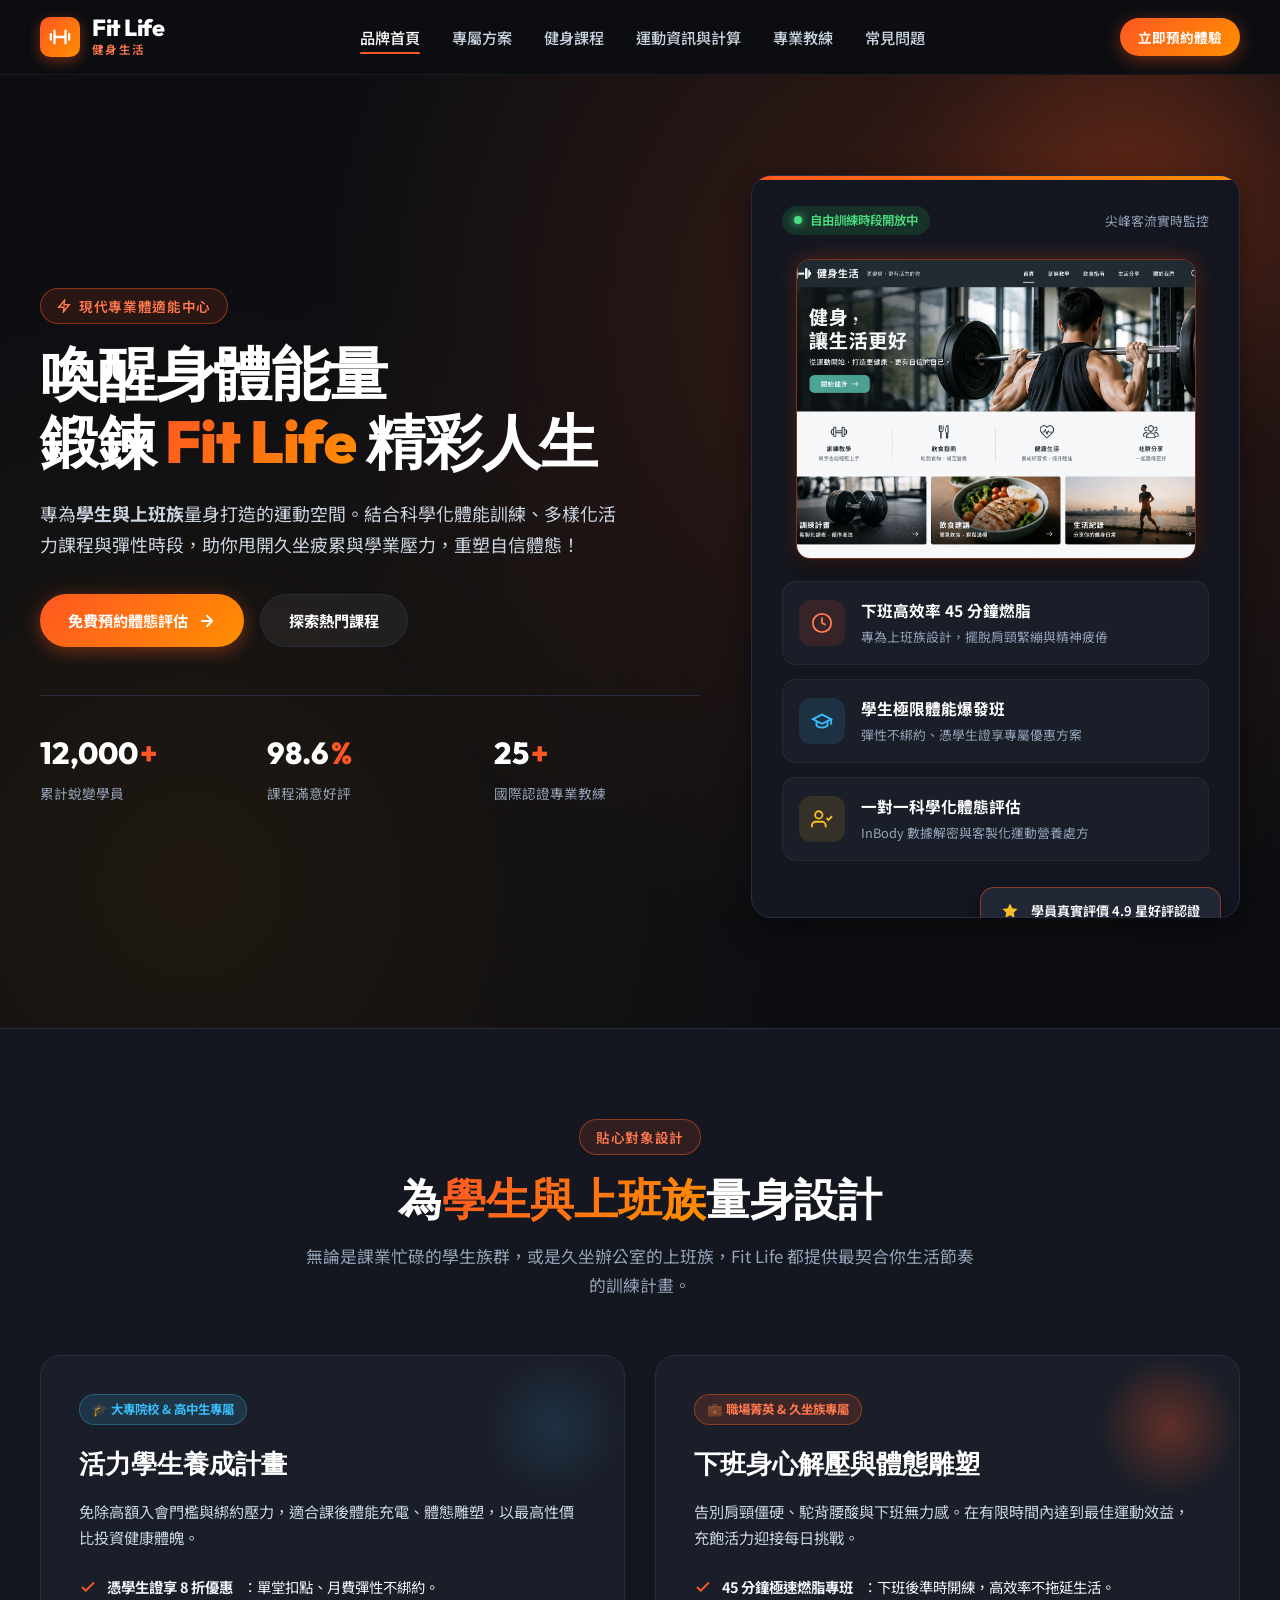
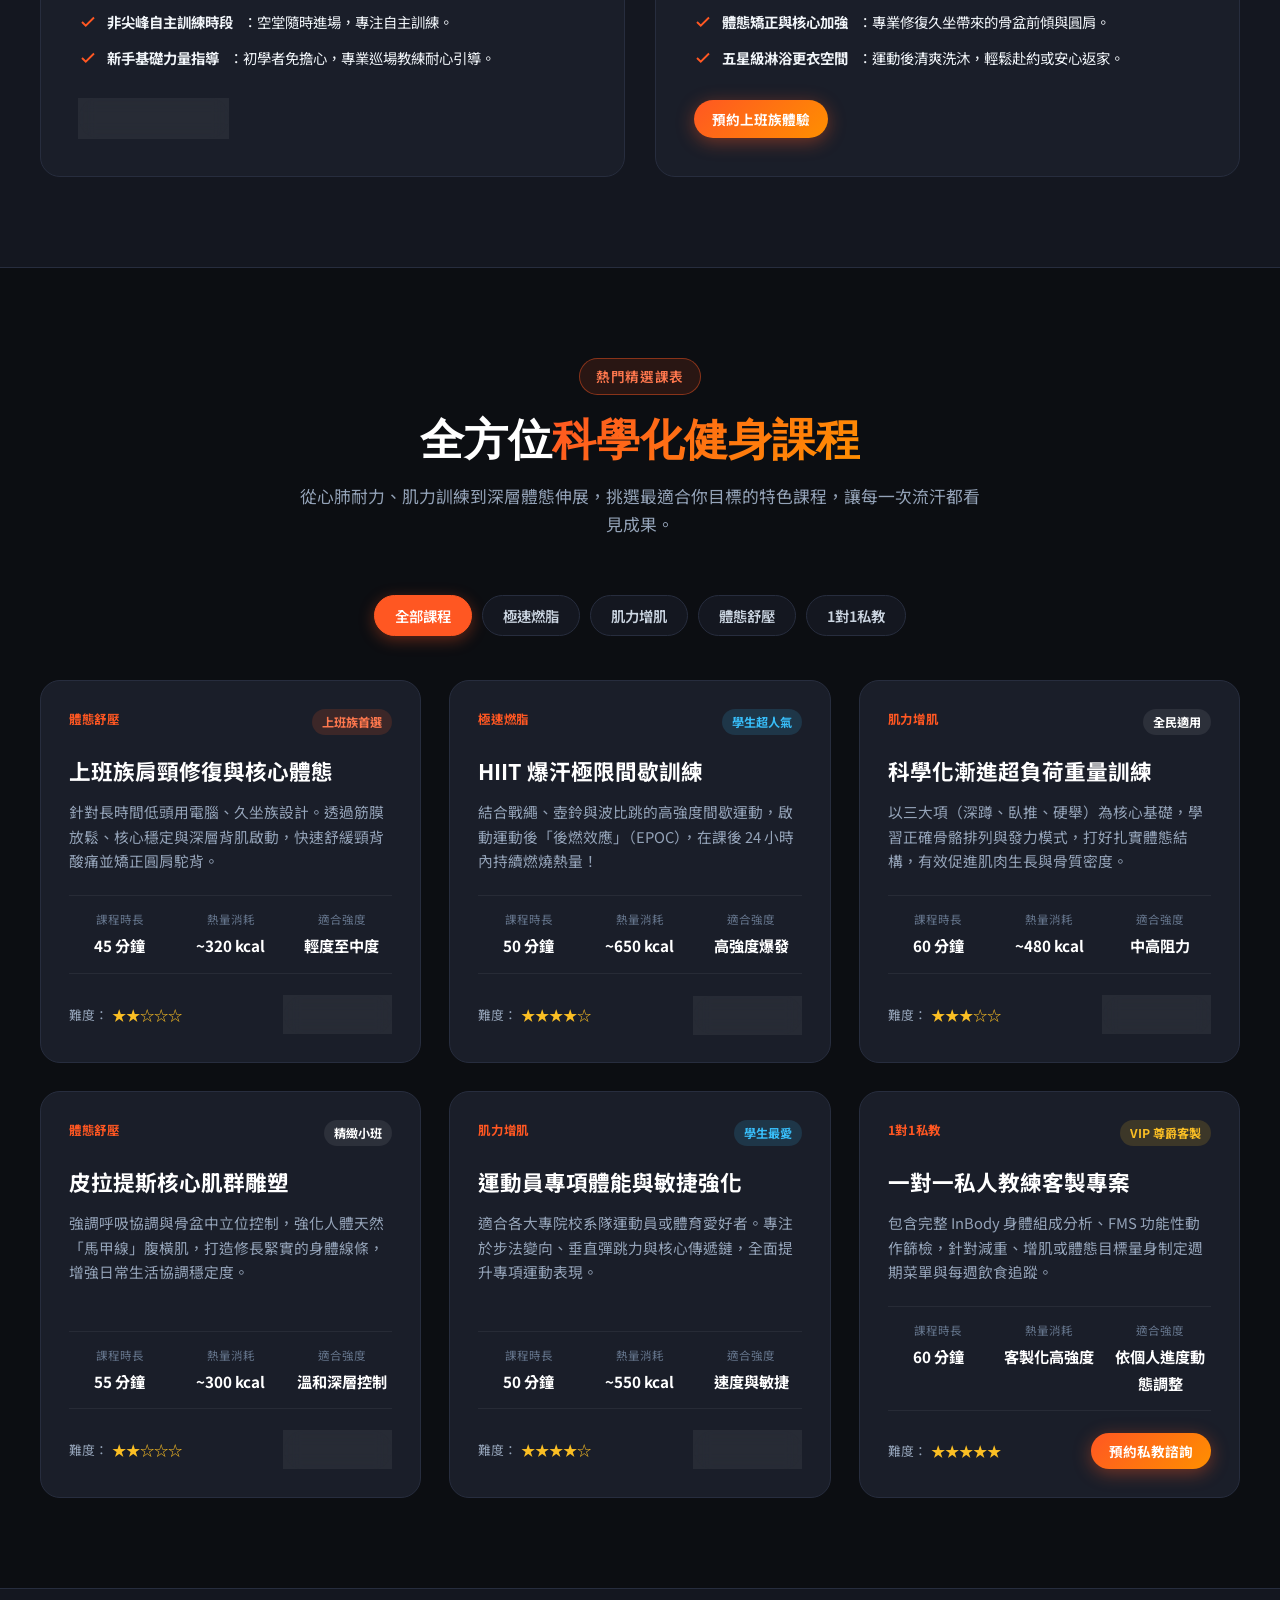
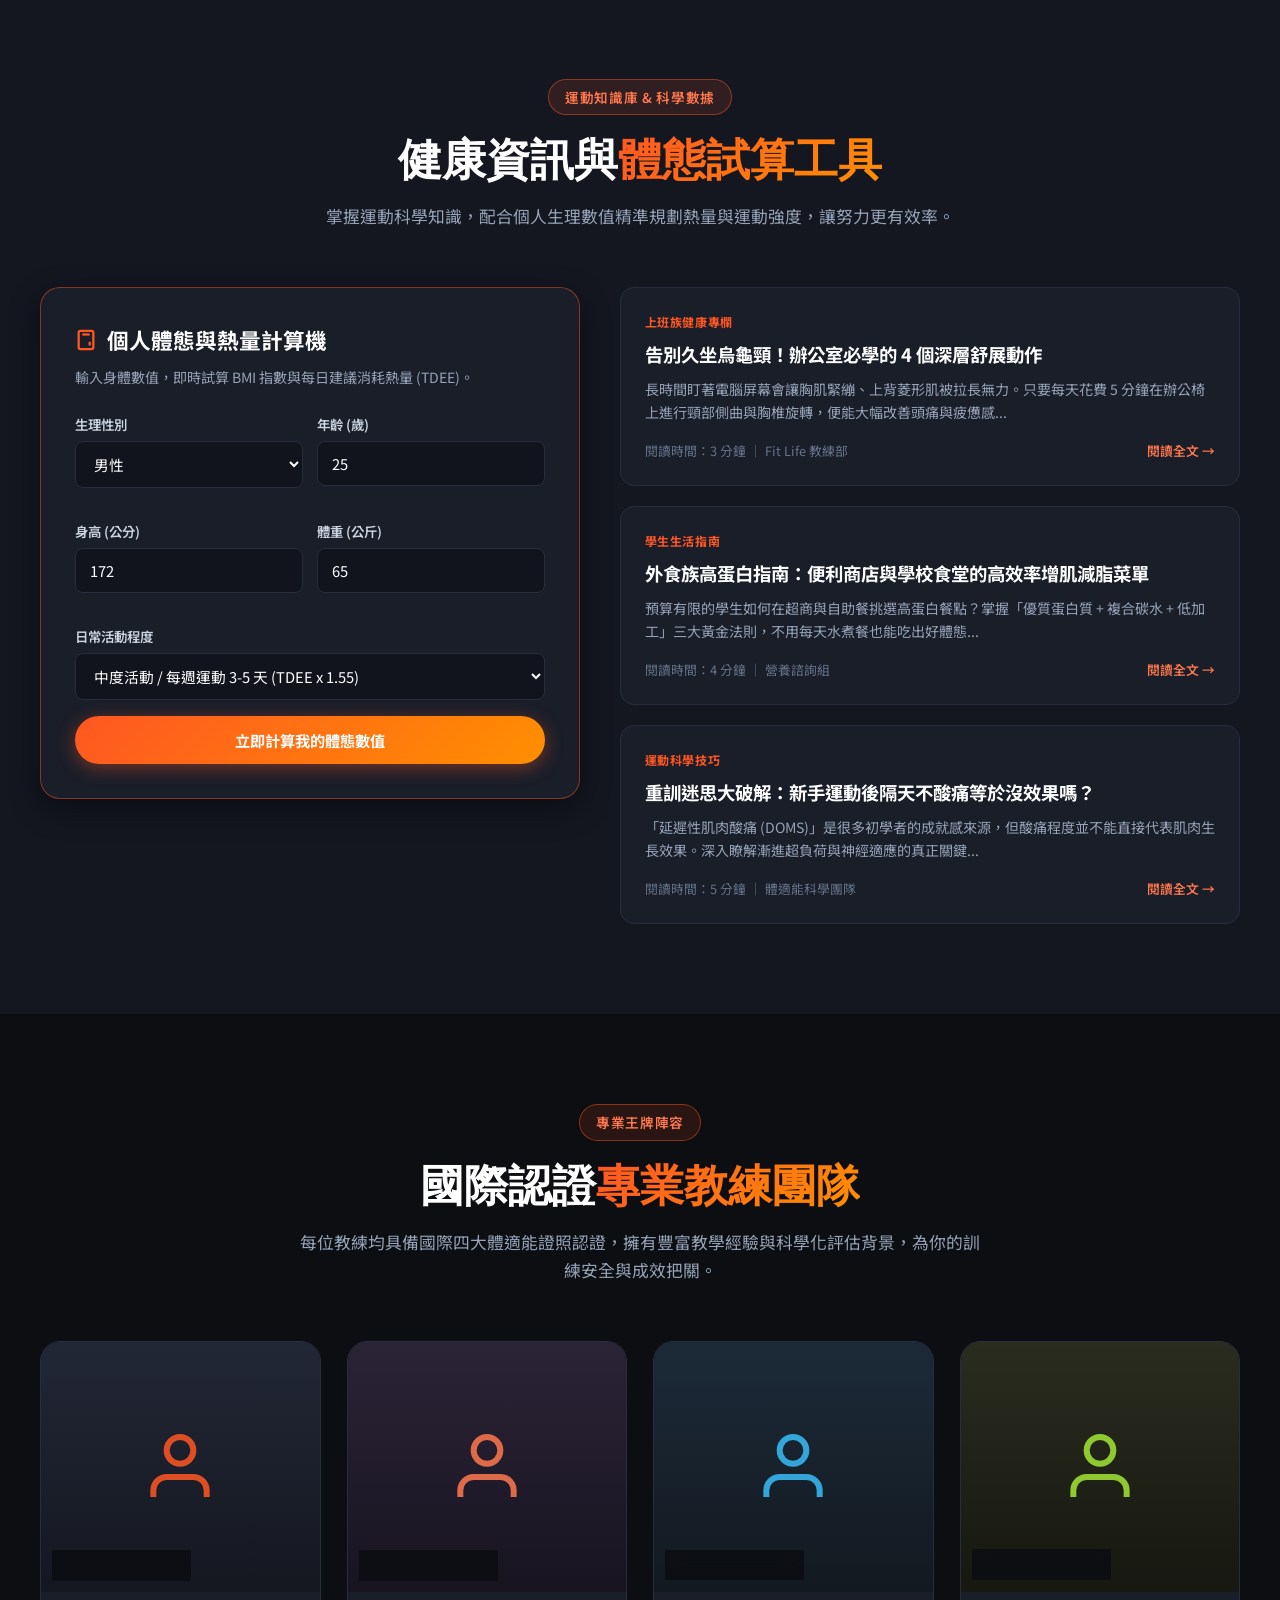
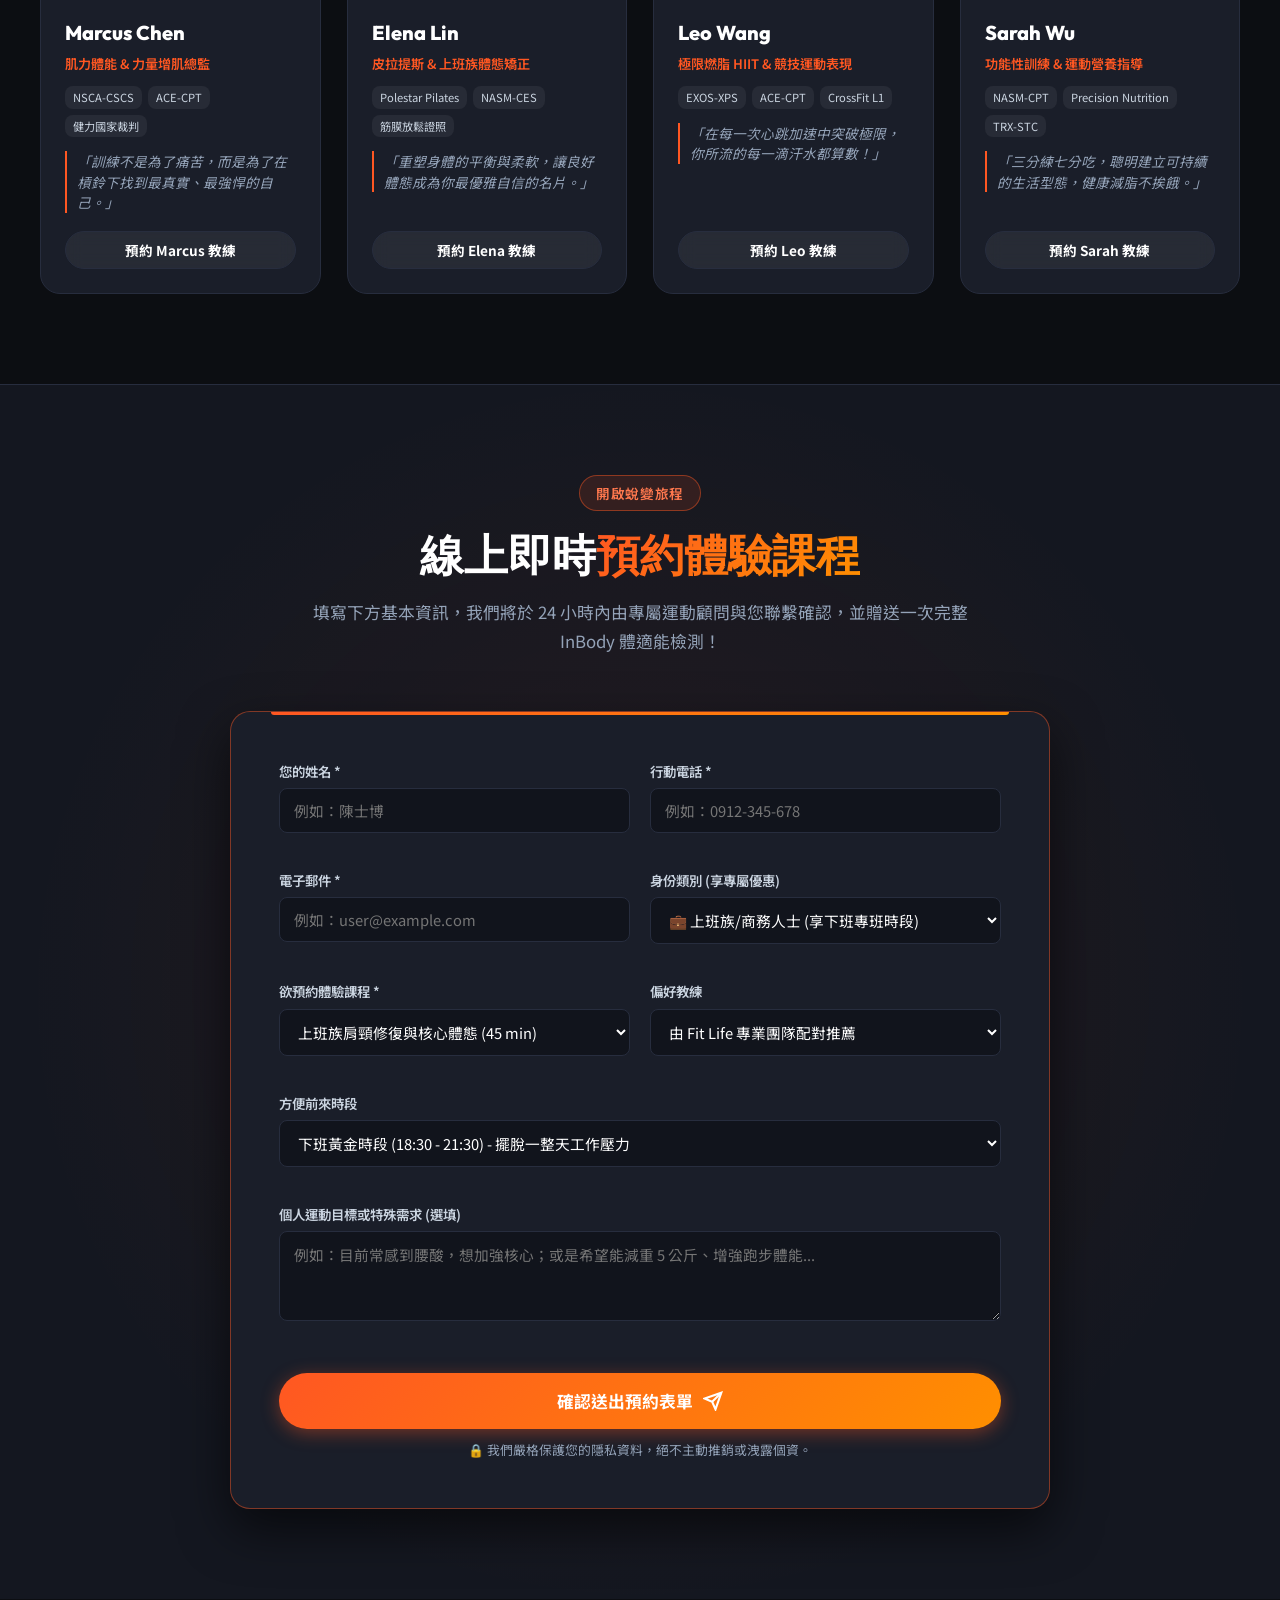
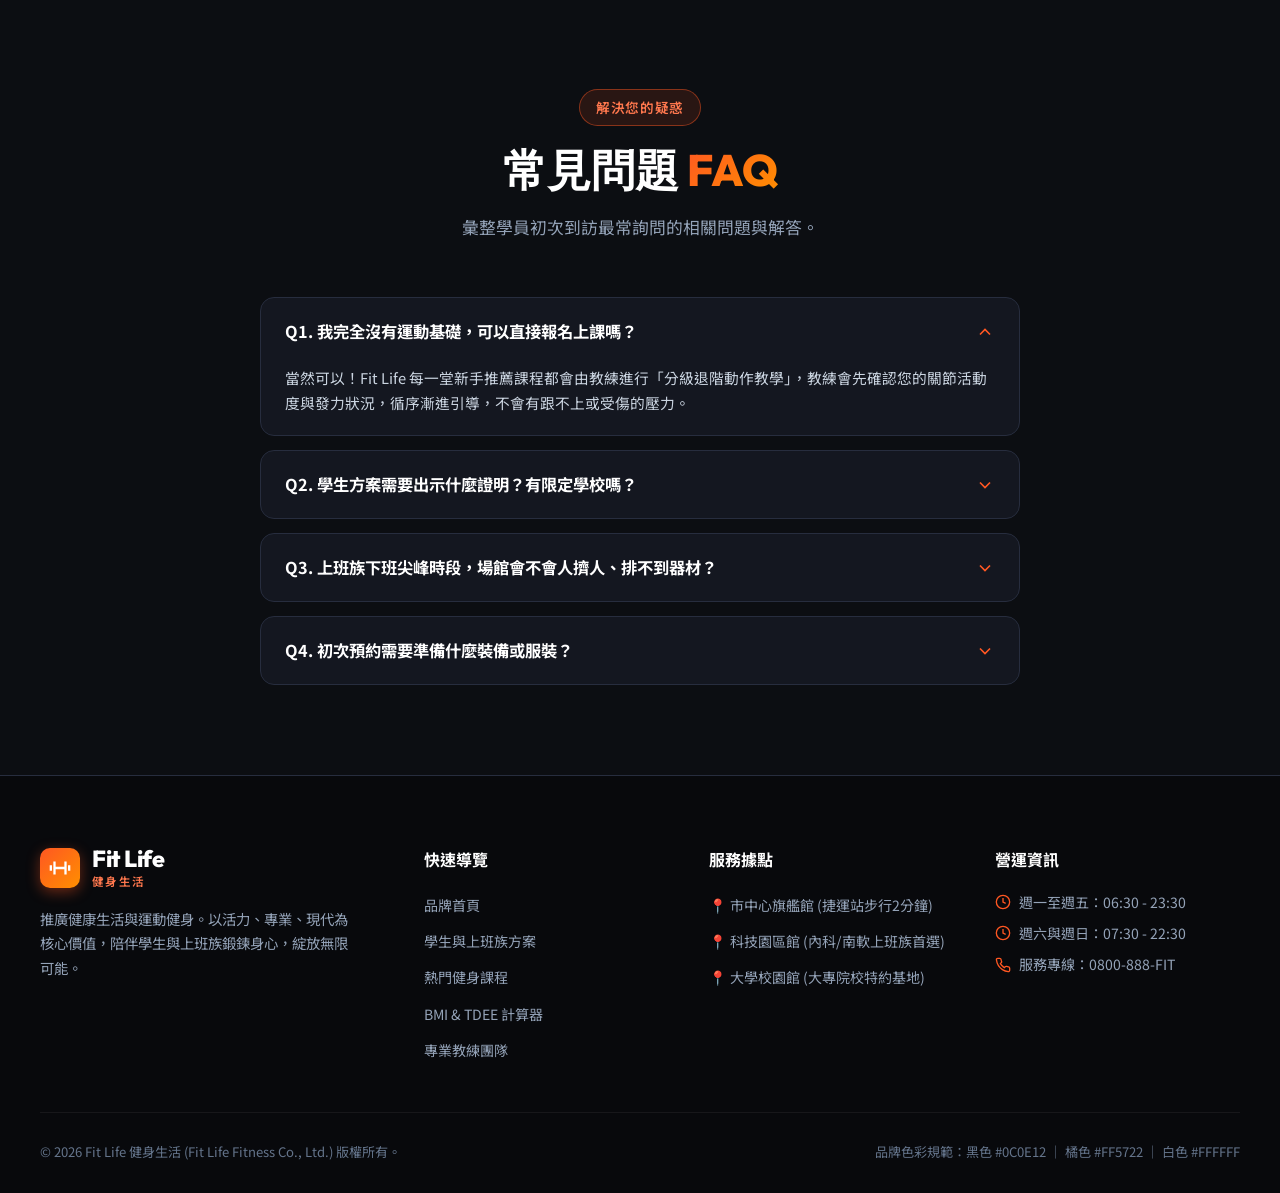
<file: onepage1/index.html>
<!DOCTYPE html>
<html lang="zh-Hant">
<head>
  <meta charset="UTF-8">
  <meta name="viewport" content="width=device-width, initial-scale=1.0">
  <meta name="description" content="Fit Life 健身生活 - 專為學生與上班族打造的活力運動空間。提供科學化健身課程、專業教練指導、運動健康資訊與即時課程預約。">
  <title>Fit Life 健身生活 ｜ 活力・專業・現代 運動健身品牌</title>
  
  <!-- Google Fonts -->
  <link rel="preconnect" href="https://fonts.googleapis.com">
  <link rel="preconnect" href="https://fonts.gstatic.com" crossorigin>
  <link href="https://fonts.googleapis.com/css2?family=Noto+Sans+TC:wght@300;400;500;600;700;900&family=Outfit:wght@400;600;700;800;900&display=swap" rel="stylesheet">

  <style>
    /* ==========================================================================
       CSS Variables & Reset (品牌核心色：黑色、橘色、白色)
       ========================================================================== */
    :root {
      --bg-black: #0c0e12;
      --bg-surface: #141720;
      --bg-card: #1a1e29;
      --bg-card-hover: #222736;
      --bg-input: #11141c;
      
      --brand-orange: #ff5722;
      --brand-orange-light: #ff784e;
      --brand-orange-dark: #e64a19;
      --brand-orange-glow: rgba(255, 87, 34, 0.3);
      --gradient-orange: linear-gradient(135deg, #ff5722 0%, #ff8f00 100%);
      
      --text-white: #ffffff;
      --text-gray-100: #f1f5f9;
      --text-gray-300: #cbd5e1;
      --text-gray-400: #94a3b8;
      --text-gray-500: #64748b;
      
      --border-subtle: #272d3e;
      --border-accent: rgba(255, 87, 34, 0.45);
      
      --radius-sm: 8px;
      --radius-md: 14px;
      --radius-lg: 20px;
      --radius-full: 9999px;
      
      --font-heading: 'Outfit', -apple-system, BlinkMacSystemFont, "Segoe UI", Roboto, sans-serif;
      --font-body: 'Noto Sans TC', -apple-system, BlinkMacSystemFont, sans-serif;
      
      --shadow-card: 0 10px 30px rgba(0, 0, 0, 0.45);
      --shadow-glow: 0 0 25px rgba(255, 87, 34, 0.35);
      --transition: all 0.28s cubic-bezier(0.4, 0, 0.2, 1);
    }

    *, *::before, *::after {
      box-sizing: border-box;
      margin: 0;
      padding: 0;
    }

    html {
      scroll-behavior: smooth;
      font-size: 16px;
    }

    body {
      background-color: var(--bg-black);
      color: var(--text-gray-100);
      font-family: var(--font-body);
      line-height: 1.65;
      overflow-x: hidden;
      -webkit-font-smoothing: antialiased;
    }

    a {
      color: inherit;
      text-decoration: none;
      transition: var(--transition);
    }

    button, input, select, textarea {
      font-family: inherit;
      color: inherit;
    }

    img {
      max-width: 100%;
      height: auto;
      display: block;
    }

    .container {
      width: min(1200px, calc(100% - 40px));
      margin: 0 auto;
    }

    /* ==========================================================================
       Typography & Utility
       ========================================================================== */
    .section {
      padding: 90px 0;
      position: relative;
    }

    .section-header {
      text-align: center;
      max-width: 680px;
      margin: 0 auto 56px;
    }

    .badge-tag {
      display: inline-flex;
      align-items: center;
      gap: 8px;
      padding: 6px 16px;
      border-radius: var(--radius-full);
      background: rgba(255, 87, 34, 0.12);
      border: 1px solid var(--border-accent);
      color: var(--brand-orange-light);
      font-size: 0.85rem;
      font-weight: 600;
      letter-spacing: 0.05em;
      margin-bottom: 16px;
      text-transform: uppercase;
    }

    .section-title {
      font-family: var(--font-heading);
      font-size: clamp(2rem, 3.5vw, 2.75rem);
      font-weight: 800;
      color: var(--text-white);
      line-height: 1.25;
      margin-bottom: 16px;
    }

    .section-title span {
      background: var(--gradient-orange);
      -webkit-background-clip: text;
      -webkit-text-fill-color: transparent;
    }

    .section-desc {
      color: var(--text-gray-400);
      font-size: 1.05rem;
      line-height: 1.7;
    }

    /* 按鈕樣式 */
    .btn {
      display: inline-flex;
      align-items: center;
      justify-content: center;
      gap: 10px;
      padding: 13px 28px;
      font-size: 0.95rem;
      font-weight: 700;
      border-radius: var(--radius-full);
      cursor: pointer;
      border: none;
      transition: var(--transition);
      white-space: nowrap;
    }

    .btn-primary {
      background: var(--gradient-orange);
      color: var(--text-white);
      box-shadow: 0 4px 18px rgba(255, 87, 34, 0.4);
    }

    .btn-primary:hover {
      transform: translateY(-3px);
      box-shadow: 0 8px 25px rgba(255, 87, 34, 0.6);
      background: linear-gradient(135deg, #ff6a3c 0%, #ffa01a 100%);
    }

    .btn-secondary {
      background: rgba(255, 255, 255, 0.06);
      color: var(--text-white);
      border: 1px solid var(--border-subtle);
      backdrop-filter: blur(8px);
    }

    .btn-secondary:hover {
      background: rgba(255, 255, 255, 0.12);
      border-color: var(--text-gray-300);
      transform: translateY(-3px);
    }

    .btn-sm {
      padding: 8px 18px;
      font-size: 0.85rem;
    }

    /* ==========================================================================
       Navigation Bar
       ========================================================================== */
    .header {
      position: sticky;
      top: 0;
      z-index: 1000;
      background: rgba(12, 14, 18, 0.88);
      backdrop-filter: blur(14px);
      border-bottom: 1px solid rgba(255, 255, 255, 0.06);
      transition: var(--transition);
    }

    .nav {
      display: flex;
      align-items: center;
      justify-content: space-between;
      height: 74px;
    }

    .brand {
      display: flex;
      align-items: center;
      gap: 12px;
    }

    .brand-icon {
      width: 40px;
      height: 40px;
      background: var(--gradient-orange);
      border-radius: 10px;
      display: flex;
      align-items: center;
      justify-content: center;
      color: #fff;
      box-shadow: 0 4px 14px rgba(255, 87, 34, 0.4);
    }

    .brand-text {
      display: flex;
      flex-direction: column;
    }

    .brand-name {
      font-family: var(--font-heading);
      font-size: 1.45rem;
      font-weight: 800;
      letter-spacing: -0.02em;
      color: var(--text-white);
      line-height: 1.1;
    }

    .brand-sub {
      font-size: 0.72rem;
      color: var(--brand-orange-light);
      font-weight: 600;
      letter-spacing: 0.12em;
    }

    .nav-menu {
      display: flex;
      align-items: center;
      gap: 32px;
      list-style: none;
    }

    .nav-link {
      font-size: 0.95rem;
      font-weight: 500;
      color: var(--text-gray-300);
      position: relative;
      padding: 6px 0;
    }

    .nav-link:hover, .nav-link.active {
      color: var(--text-white);
    }

    .nav-link::after {
      content: "";
      position: absolute;
      bottom: 0;
      left: 0;
      width: 0;
      height: 2px;
      background: var(--brand-orange);
      transition: var(--transition);
      border-radius: 2px;
    }

    .nav-link:hover::after, .nav-link.active::after {
      width: 100%;
    }

    .nav-actions {
      display: flex;
      align-items: center;
      gap: 14px;
    }

    .nav-toggle {
      display: none;
      background: transparent;
      border: none;
      color: var(--text-white);
      cursor: pointer;
      padding: 6px;
    }

    /* ==========================================================================
       Hero Section
       ========================================================================== */
    .hero {
      position: relative;
      padding: 100px 0 110px;
      overflow: hidden;
      background: radial-gradient(circle at 75% 25%, rgba(255, 87, 34, 0.18) 0%, transparent 55%),
                  radial-gradient(circle at 15% 85%, rgba(255, 143, 0, 0.08) 0%, transparent 45%);
    }

    .hero::before {
      content: "";
      position: absolute;
      top: -120px;
      right: -100px;
      width: 480px;
      height: 480px;
      background: radial-gradient(circle, var(--brand-orange-glow) 0%, transparent 70%);
      pointer-events: none;
      filter: blur(50px);
    }

    .hero-grid {
      display: grid;
      grid-template-columns: 1.15fr 0.85fr;
      align-items: center;
      gap: 50px;
    }

    .hero-content {
      position: relative;
      z-index: 2;
    }

    .hero-title {
      font-family: var(--font-heading);
      font-size: clamp(2.5rem, 4.6vw, 3.8rem);
      font-weight: 900;
      color: var(--text-white);
      line-height: 1.15;
      margin-bottom: 22px;
      letter-spacing: -0.02em;
    }

    .hero-title span {
      background: var(--gradient-orange);
      -webkit-background-clip: text;
      -webkit-text-fill-color: transparent;
      display: inline-block;
    }

    .hero-subtitle {
      font-size: 1.12rem;
      color: var(--text-gray-300);
      margin-bottom: 34px;
      line-height: 1.75;
      max-width: 580px;
    }

    .hero-buttons {
      display: flex;
      flex-wrap: wrap;
      gap: 16px;
      margin-bottom: 48px;
    }

    .hero-metrics {
      display: grid;
      grid-template-columns: repeat(3, 1fr);
      gap: 20px;
      padding-top: 32px;
      border-top: 1px solid var(--border-subtle);
    }

    .metric-item h4 {
      font-family: var(--font-heading);
      font-size: 1.9rem;
      font-weight: 800;
      color: var(--text-white);
      display: flex;
      align-items: center;
      gap: 2px;
    }

    .metric-item h4 span {
      color: var(--brand-orange);
    }

    .metric-item p {
      font-size: 0.85rem;
      color: var(--text-gray-400);
      margin-top: 4px;
    }

    /* Hero 視覺卡片右側 */
    .hero-visual {
      position: relative;
      z-index: 2;
    }

    .hero-card-main {
      background: var(--bg-surface);
      border: 1px solid var(--border-subtle);
      border-radius: var(--radius-lg);
      padding: 30px;
      box-shadow: var(--shadow-card);
      position: relative;
      overflow: hidden;
    }

    .hero-card-main::before {
      content: "";
      position: absolute;
      top: 0;
      left: 0;
      right: 0;
      height: 4px;
      background: var(--gradient-orange);
    }

    .hero-banner-badge {
      display: flex;
      justify-content: space-between;
      align-items: center;
      margin-bottom: 24px;
    }

    .pulse-pill {
      display: inline-flex;
      align-items: center;
      gap: 8px;
      padding: 4px 12px;
      background: rgba(34, 197, 94, 0.15);
      color: #4ade80;
      border-radius: var(--radius-full);
      font-size: 0.78rem;
      font-weight: 600;
    }

    .pulse-dot {
      width: 8px;
      height: 8px;
      border-radius: 50%;
      background: #4ade80;
      box-shadow: 0 0 8px #4ade80;
      animation: pulse 1.8s infinite;
    }

    @keyframes pulse {
      0%, 100% { opacity: 1; transform: scale(1); }
      50% { opacity: 0.4; transform: scale(0.85); }
    }

    /* Hero Image Spec (images/hero.png 400x300) */
    .hero-photo-wrapper {
      display: flex;
      justify-content: center;
      align-items: center;
      margin: 0 auto 22px;
      width: 100%;
      max-width: 400px;
    }

    .hero-photo {
      display: block;
      width: 400px;
      height: 300px;
      max-width: 100%;
      height: auto;
      aspect-ratio: 400 / 300;
      object-fit: cover;
      border-radius: var(--radius-md);
      border: 1px solid var(--border-accent);
      box-shadow: 0 10px 25px rgba(0, 0, 0, 0.45), 0 0 20px var(--brand-orange-glow);
      transition: var(--transition);
    }

    .hero-photo:hover {
      transform: scale(1.02);
      border-color: var(--brand-orange-light);
    }

    .hero-program-preview {
      display: flex;
      flex-direction: column;
      gap: 14px;
      margin-bottom: 26px;
    }

    .preview-box {
      background: var(--bg-card);
      border: 1px solid rgba(255, 255, 255, 0.05);
      padding: 16px;
      border-radius: var(--radius-md);
      display: flex;
      align-items: center;
      gap: 16px;
      transition: var(--transition);
    }

    .preview-box:hover {
      border-color: var(--border-accent);
      transform: translateX(4px);
    }

    .preview-icon {
      width: 46px;
      height: 46px;
      border-radius: 12px;
      background: rgba(255, 87, 34, 0.12);
      color: var(--brand-orange-light);
      display: flex;
      align-items: center;
      justify-content: center;
      flex-shrink: 0;
    }

    .preview-info h5 {
      font-size: 0.98rem;
      font-weight: 700;
      color: var(--text-white);
      margin-bottom: 3px;
    }

    .preview-info p {
      font-size: 0.8rem;
      color: var(--text-gray-400);
    }

    .hero-float-badge {
      position: absolute;
      bottom: -18px;
      right: 18px;
      background: var(--bg-card-hover);
      border: 1px solid var(--border-accent);
      padding: 12px 20px;
      border-radius: var(--radius-md);
      box-shadow: 0 10px 25px rgba(0, 0, 0, 0.6);
      display: flex;
      align-items: center;
      gap: 12px;
      font-size: 0.82rem;
      font-weight: 600;
      color: var(--text-white);
    }

    .hero-float-badge svg {
      color: #fbbf24;
    }

    /* ==========================================================================
       Target Audience: 學生與上班族專屬雙軌機制
       ========================================================================== */
    .audience-section {
      background: var(--bg-surface);
      border-top: 1px solid var(--border-subtle);
      border-bottom: 1px solid var(--border-subtle);
    }

    .audience-grid {
      display: grid;
      grid-template-columns: 1fr 1fr;
      gap: 30px;
    }

    .audience-card {
      background: var(--bg-card);
      border: 1px solid var(--border-subtle);
      border-radius: var(--radius-lg);
      padding: 38px;
      position: relative;
      overflow: hidden;
      transition: var(--transition);
      display: flex;
      flex-direction: column;
      justify-content: space-between;
    }

    .audience-card:hover {
      border-color: var(--brand-orange);
      transform: translateY(-4px);
      box-shadow: var(--shadow-card);
    }

    .audience-card.student::after {
      content: "";
      position: absolute;
      top: 0;
      right: 0;
      width: 140px;
      height: 140px;
      background: radial-gradient(circle, rgba(56, 189, 248, 0.12) 0%, transparent 70%);
      pointer-events: none;
    }

    .audience-card.worker::after {
      content: "";
      position: absolute;
      top: 0;
      right: 0;
      width: 140px;
      height: 140px;
      background: radial-gradient(circle, var(--brand-orange-glow) 0%, transparent 70%);
      pointer-events: none;
    }

    .audience-tag {
      display: inline-flex;
      align-items: center;
      gap: 6px;
      padding: 4px 12px;
      border-radius: var(--radius-full);
      font-size: 0.78rem;
      font-weight: 700;
      margin-bottom: 18px;
    }

    .audience-card.student .audience-tag {
      background: rgba(56, 189, 248, 0.15);
      color: #38bdf8;
      border: 1px solid rgba(56, 189, 248, 0.3);
    }

    .audience-card.worker .audience-tag {
      background: rgba(255, 87, 34, 0.15);
      color: var(--brand-orange-light);
      border: 1px solid var(--border-accent);
    }

    .audience-title {
      font-size: 1.6rem;
      font-weight: 800;
      color: var(--text-white);
      margin-bottom: 14px;
      font-family: var(--font-heading);
    }

    .audience-desc {
      color: var(--text-gray-300);
      font-size: 0.95rem;
      line-height: 1.7;
      margin-bottom: 24px;
    }

    .audience-perks {
      list-style: none;
      display: flex;
      flex-direction: column;
      gap: 12px;
      margin-bottom: 28px;
    }

    .audience-perks li {
      display: flex;
      align-items: flex-start;
      gap: 10px;
      font-size: 0.9rem;
      color: var(--text-gray-200);
    }

    .audience-perks svg {
      width: 18px;
      height: 18px;
      color: var(--brand-orange);
      flex-shrink: 0;
      margin-top: 3px;
    }

    /* ==========================================================================
       Fitness Courses Section (健身課程介紹)
       ========================================================================== */
    .filter-bar {
      display: flex;
      justify-content: center;
      flex-wrap: wrap;
      gap: 10px;
      margin-bottom: 44px;
    }

    .filter-btn {
      padding: 9px 20px;
      border-radius: var(--radius-full);
      background: var(--bg-surface);
      border: 1px solid var(--border-subtle);
      color: var(--text-gray-300);
      font-size: 0.9rem;
      font-weight: 600;
      cursor: pointer;
      transition: var(--transition);
    }

    .filter-btn:hover, .filter-btn.active {
      background: var(--brand-orange);
      color: var(--text-white);
      border-color: var(--brand-orange);
      box-shadow: 0 4px 15px rgba(255, 87, 34, 0.35);
    }

    .courses-grid {
      display: grid;
      grid-template-columns: repeat(auto-fit, minmax(340px, 1fr));
      gap: 28px;
    }

    .course-card {
      background: var(--bg-card);
      border: 1px solid var(--border-subtle);
      border-radius: var(--radius-lg);
      padding: 28px;
      display: flex;
      flex-direction: column;
      justify-content: space-between;
      position: relative;
      transition: var(--transition);
      overflow: hidden;
    }

    .course-card:hover {
      border-color: var(--border-accent);
      transform: translateY(-5px);
      box-shadow: 0 16px 36px rgba(0, 0, 0, 0.5);
    }

    .course-header {
      display: flex;
      justify-content: space-between;
      align-items: flex-start;
      margin-bottom: 18px;
    }

    .course-target-badge {
      font-size: 0.76rem;
      font-weight: 700;
      padding: 3px 10px;
      border-radius: var(--radius-full);
      background: rgba(255, 255, 255, 0.08);
      color: var(--text-white);
    }

    .course-target-badge.student {
      background: rgba(56, 189, 248, 0.15);
      color: #38bdf8;
    }

    .course-target-badge.worker {
      background: rgba(255, 87, 34, 0.15);
      color: var(--brand-orange-light);
    }

    .course-category {
      font-size: 0.78rem;
      font-weight: 700;
      color: var(--brand-orange);
      letter-spacing: 0.05em;
    }

    .course-title {
      font-size: 1.35rem;
      font-weight: 700;
      color: var(--text-white);
      margin-bottom: 12px;
    }

    .course-desc {
      font-size: 0.92rem;
      color: var(--text-gray-400);
      line-height: 1.65;
      margin-bottom: 22px;
    }

    .course-meta {
      display: grid;
      grid-template-columns: repeat(3, 1fr);
      gap: 10px;
      padding: 14px 0;
      border-top: 1px solid rgba(255, 255, 255, 0.06);
      border-bottom: 1px solid rgba(255, 255, 255, 0.06);
      margin-bottom: 22px;
      text-align: center;
    }

    .meta-box span {
      display: block;
      font-size: 0.72rem;
      color: var(--text-gray-500);
      margin-bottom: 3px;
    }

    .meta-box strong {
      font-size: 0.95rem;
      font-weight: 700;
      color: var(--text-white);
    }

    .course-footer {
      display: flex;
      align-items: center;
      justify-content: space-between;
    }

    .course-difficulty {
      display: flex;
      align-items: center;
      gap: 4px;
      font-size: 0.8rem;
      color: var(--text-gray-400);
    }

    .stars {
      color: #fbbf24;
      font-size: 0.9rem;
    }

    /* ==========================================================================
       Interactive Health Tool & Fitness Information (運動資訊與互動計算)
       ========================================================================== */
    .info-section {
      background: var(--bg-surface);
      border-top: 1px solid var(--border-subtle);
    }

    .info-grid {
      display: grid;
      grid-template-columns: 1fr 1.15fr;
      gap: 40px;
      align-items: flex-start;
    }

    /* 互動計算機 */
    .calculator-card {
      background: var(--bg-card);
      border: 1px solid var(--border-accent);
      border-radius: var(--radius-lg);
      padding: 34px;
      box-shadow: var(--shadow-card);
      position: sticky;
      top: 100px;
    }

    .calc-title {
      font-size: 1.35rem;
      font-weight: 700;
      color: var(--text-white);
      margin-bottom: 8px;
      display: flex;
      align-items: center;
      gap: 10px;
    }

    .calc-title svg {
      color: var(--brand-orange);
    }

    .calc-desc {
      font-size: 0.88rem;
      color: var(--text-gray-400);
      margin-bottom: 24px;
    }

    .form-group-row {
      display: grid;
      grid-template-columns: 1fr 1fr;
      gap: 14px;
      margin-bottom: 16px;
    }

    .form-group {
      margin-bottom: 16px;
    }

    .form-label {
      display: block;
      font-size: 0.84rem;
      font-weight: 600;
      color: var(--text-gray-300);
      margin-bottom: 6px;
    }

    .form-input, .form-select {
      width: 100%;
      padding: 11px 14px;
      background: var(--bg-input);
      border: 1px solid var(--border-subtle);
      border-radius: var(--radius-sm);
      color: var(--text-white);
      font-size: 0.92rem;
      transition: var(--transition);
      outline: none;
    }

    .form-input:focus, .form-select:focus {
      border-color: var(--brand-orange);
      box-shadow: 0 0 0 3px rgba(255, 87, 34, 0.15);
    }

    .calc-result-box {
      margin-top: 22px;
      padding: 20px;
      background: rgba(255, 87, 34, 0.08);
      border: 1px solid var(--border-accent);
      border-radius: var(--radius-md);
      display: none;
    }

    .calc-result-box.active {
      display: block;
      animation: fadeIn 0.3s ease;
    }

    @keyframes fadeIn {
      from { opacity: 0; transform: translateY(6px); }
      to { opacity: 1; transform: translateY(0); }
    }

    .result-row {
      display: flex;
      justify-content: space-between;
      align-items: center;
      padding: 6px 0;
      font-size: 0.9rem;
    }

    .result-row strong {
      color: var(--brand-orange-light);
      font-family: var(--font-heading);
      font-size: 1.15rem;
    }

    .result-recommendation {
      margin-top: 10px;
      padding-top: 10px;
      border-top: 1px dashed rgba(255, 255, 255, 0.1);
      font-size: 0.82rem;
      color: var(--text-gray-300);
      line-height: 1.6;
    }

    /* 運動資訊文章列表 */
    .articles-list {
      display: flex;
      flex-direction: column;
      gap: 20px;
    }

    .article-card {
      background: var(--bg-card);
      border: 1px solid var(--border-subtle);
      border-radius: var(--radius-md);
      padding: 24px;
      transition: var(--transition);
      display: flex;
      flex-direction: column;
      gap: 10px;
    }

    .article-card:hover {
      border-color: rgba(255, 255, 255, 0.2);
      transform: translateX(4px);
    }

    .article-tag {
      font-size: 0.75rem;
      font-weight: 700;
      color: var(--brand-orange);
      text-transform: uppercase;
      letter-spacing: 0.05em;
    }

    .article-title {
      font-size: 1.15rem;
      font-weight: 700;
      color: var(--text-white);
      line-height: 1.4;
    }

    .article-snippet {
      font-size: 0.88rem;
      color: var(--text-gray-400);
      line-height: 1.65;
    }

    .article-footer {
      display: flex;
      align-items: center;
      justify-content: space-between;
      margin-top: 6px;
      font-size: 0.8rem;
      color: var(--text-gray-500);
    }

    .read-more-link {
      color: var(--brand-orange-light);
      font-weight: 600;
      display: inline-flex;
      align-items: center;
      gap: 4px;
      cursor: pointer;
    }

    .read-more-link:hover {
      color: #fff;
    }

    /* ==========================================================================
       Trainers Section (教練介紹)
       ========================================================================== */
    .trainers-grid {
      display: grid;
      grid-template-columns: repeat(auto-fit, minmax(260px, 1fr));
      gap: 26px;
    }

    .trainer-card {
      background: var(--bg-card);
      border: 1px solid var(--border-subtle);
      border-radius: var(--radius-lg);
      overflow: hidden;
      transition: var(--transition);
      display: flex;
      flex-direction: column;
    }

    .trainer-card:hover {
      border-color: var(--border-accent);
      transform: translateY(-6px);
      box-shadow: 0 16px 36px rgba(0, 0, 0, 0.5);
    }

    .trainer-image-wrapper {
      position: relative;
      height: 250px;
      background: #11141c;
      display: flex;
      align-items: center;
      justify-content: center;
      overflow: hidden;
    }

    .trainer-avatar-placeholder {
      width: 100%;
      height: 100%;
      background: linear-gradient(180deg, #222736 0%, #141720 100%);
      display: flex;
      flex-direction: column;
      align-items: center;
      justify-content: center;
      color: var(--brand-orange);
      position: relative;
    }

    .trainer-avatar-placeholder svg {
      width: 80px;
      height: 80px;
      opacity: 0.85;
    }

    .trainer-badge {
      position: absolute;
      bottom: 12px;
      left: 12px;
      background: rgba(12, 14, 18, 0.85);
      backdrop-filter: blur(8px);
      border: 1px solid var(--border-accent);
      padding: 4px 12px;
      border-radius: var(--radius-full);
      font-size: 0.75rem;
      font-weight: 700;
      color: var(--brand-orange-light);
    }

    .trainer-body {
      padding: 24px;
      flex: 1;
      display: flex;
      flex-direction: column;
      justify-content: space-between;
    }

    .trainer-name {
      font-size: 1.25rem;
      font-weight: 800;
      color: var(--text-white);
      margin-bottom: 4px;
      font-family: var(--font-heading);
    }

    .trainer-role {
      font-size: 0.82rem;
      color: var(--brand-orange);
      font-weight: 600;
      margin-bottom: 12px;
    }

    .trainer-certs {
      display: flex;
      flex-wrap: wrap;
      gap: 6px;
      margin-bottom: 14px;
    }

    .cert-pill {
      font-size: 0.7rem;
      padding: 2px 8px;
      background: rgba(255, 255, 255, 0.06);
      border-radius: var(--radius-sm);
      color: var(--text-gray-300);
    }

    .trainer-quote {
      font-size: 0.85rem;
      color: var(--text-gray-400);
      font-style: italic;
      line-height: 1.5;
      margin-bottom: 18px;
      border-left: 2px solid var(--brand-orange);
      padding-left: 10px;
    }

    /* ==========================================================================
       Booking Section (課程預約)
       ========================================================================== */
    .booking-section {
      background: radial-gradient(circle at 50% 50%, rgba(255, 87, 34, 0.08) 0%, transparent 70%),
                  var(--bg-surface);
      border-top: 1px solid var(--border-subtle);
    }

    .booking-card {
      max-width: 820px;
      margin: 0 auto;
      background: var(--bg-card);
      border: 1px solid var(--border-accent);
      border-radius: var(--radius-lg);
      padding: 48px;
      box-shadow: 0 20px 50px rgba(0, 0, 0, 0.6);
      position: relative;
    }

    .booking-card::before {
      content: "";
      position: absolute;
      top: 0;
      left: 40px;
      right: 40px;
      height: 3px;
      background: var(--gradient-orange);
      border-radius: 0 0 4px 4px;
    }

    .booking-form {
      display: grid;
      grid-template-columns: 1fr 1fr;
      gap: 20px;
    }

    .booking-form .full-width {
      grid-column: span 2;
    }

    .booking-textarea {
      width: 100%;
      padding: 12px 14px;
      background: var(--bg-input);
      border: 1px solid var(--border-subtle);
      border-radius: var(--radius-sm);
      color: var(--text-white);
      font-size: 0.92rem;
      resize: vertical;
      min-height: 90px;
      outline: none;
      transition: var(--transition);
    }

    .booking-textarea:focus {
      border-color: var(--brand-orange);
      box-shadow: 0 0 0 3px rgba(255, 87, 34, 0.15);
    }

    .booking-notice {
      font-size: 0.8rem;
      color: var(--text-gray-400);
      margin-top: 10px;
      text-align: center;
    }

    /* ==========================================================================
       FAQ & Social Proof
       ========================================================================== */
    .faq-grid {
      max-width: 760px;
      margin: 0 auto;
      display: flex;
      flex-direction: column;
      gap: 14px;
    }

    .faq-item {
      background: var(--bg-surface);
      border: 1px solid var(--border-subtle);
      border-radius: var(--radius-md);
      overflow: hidden;
      transition: var(--transition);
    }

    .faq-header {
      padding: 20px 24px;
      display: flex;
      justify-content: space-between;
      align-items: center;
      cursor: pointer;
      font-weight: 700;
      font-size: 1.02rem;
      color: var(--text-white);
    }

    .faq-header svg {
      width: 20px;
      height: 20px;
      color: var(--brand-orange);
      transition: transform 0.25s ease;
      flex-shrink: 0;
    }

    .faq-item.open .faq-header svg {
      transform: rotate(180deg);
    }

    .faq-content {
      padding: 0 24px 20px;
      color: var(--text-gray-300);
      font-size: 0.92rem;
      line-height: 1.7;
      display: none;
    }

    .faq-item.open .faq-content {
      display: block;
    }

    /* ==========================================================================
       Footer (頁尾)
       ========================================================================== */
    .footer {
      background: #08090c;
      border-top: 1px solid var(--border-subtle);
      padding: 70px 0 30px;
    }

    .footer-grid {
      display: grid;
      grid-template-columns: 1.4fr 1fr 1fr 1fr;
      gap: 40px;
      margin-bottom: 50px;
    }

    .footer-desc {
      color: var(--text-gray-400);
      font-size: 0.9rem;
      line-height: 1.7;
      margin: 16px 0 20px;
      max-width: 320px;
    }

    .footer-title {
      font-size: 1rem;
      font-weight: 700;
      color: var(--text-white);
      margin-bottom: 18px;
      position: relative;
    }

    .footer-links {
      list-style: none;
      display: flex;
      flex-direction: column;
      gap: 10px;
    }

    .footer-links a {
      color: var(--text-gray-400);
      font-size: 0.88rem;
    }

    .footer-links a:hover {
      color: var(--brand-orange-light);
      padding-left: 4px;
    }

    .footer-contact p {
      font-size: 0.88rem;
      color: var(--text-gray-400);
      margin-bottom: 8px;
      display: flex;
      align-items: center;
      gap: 8px;
    }

    .footer-contact svg {
      width: 16px;
      height: 16px;
      color: var(--brand-orange);
    }

    .footer-bottom {
      border-top: 1px solid rgba(255, 255, 255, 0.06);
      padding-top: 28px;
      display: flex;
      justify-content: space-between;
      align-items: center;
      font-size: 0.82rem;
      color: var(--text-gray-500);
      flex-wrap: wrap;
      gap: 14px;
    }

    /* ==========================================================================
       Modal Popups (預約成功 / 文章閱讀彈窗)
       ========================================================================== */
    .modal-backdrop {
      position: fixed;
      inset: 0;
      background: rgba(0, 0, 0, 0.75);
      backdrop-filter: blur(8px);
      z-index: 2000;
      display: none;
      align-items: center;
      justify-content: center;
      padding: 20px;
    }

    .modal-backdrop.active {
      display: flex;
    }

    .modal-card {
      background: var(--bg-surface);
      border: 1px solid var(--border-accent);
      border-radius: var(--radius-lg);
      max-width: 500px;
      width: 100%;
      padding: 34px;
      position: relative;
      box-shadow: 0 25px 60px rgba(0, 0, 0, 0.7);
      animation: modalPop 0.3s cubic-bezier(0.34, 1.56, 0.64, 1);
    }

    @keyframes modalPop {
      from { opacity: 0; transform: scale(0.9); }
      to { opacity: 1; transform: scale(1); }
    }

    .modal-close {
      position: absolute;
      top: 18px;
      right: 18px;
      background: transparent;
      border: none;
      color: var(--text-gray-400);
      font-size: 1.5rem;
      cursor: pointer;
      line-height: 1;
    }

    .modal-close:hover {
      color: var(--text-white);
    }

    .modal-success-icon {
      width: 64px;
      height: 64px;
      background: rgba(34, 197, 94, 0.15);
      color: #22c55e;
      border-radius: 50%;
      display: flex;
      align-items: center;
      justify-content: center;
      margin: 0 auto 20px;
    }

    .modal-title {
      font-size: 1.45rem;
      font-weight: 800;
      color: var(--text-white);
      text-align: center;
      margin-bottom: 8px;
    }

    .modal-desc {
      text-align: center;
      font-size: 0.92rem;
      color: var(--text-gray-300);
      margin-bottom: 22px;
      line-height: 1.6;
    }

    .modal-summary-box {
      background: var(--bg-card);
      border: 1px solid var(--border-subtle);
      border-radius: var(--radius-md);
      padding: 18px;
      font-size: 0.85rem;
      color: var(--text-gray-300);
      margin-bottom: 24px;
    }

    .modal-summary-box p {
      margin-bottom: 6px;
      display: flex;
      justify-content: space-between;
    }

    .modal-summary-box p:last-child {
      margin-bottom: 0;
    }

    /* ==========================================================================
       Responsive Breakpoints
       ========================================================================== */
    @media (max-width: 992px) {
      .hero-grid {
        grid-template-columns: 1fr;
        gap: 40px;
      }
      .hero-visual {
        max-width: 550px;
        margin: 0 auto;
        width: 100%;
      }
      .audience-grid {
        grid-template-columns: 1fr;
      }
      .info-grid {
        grid-template-columns: 1fr;
      }
      .calculator-card {
        position: static;
      }
      .footer-grid {
        grid-template-columns: 1fr 1fr;
      }
    }

    @media (max-width: 768px) {
      .nav-menu {
        display: none;
        position: absolute;
        top: 74px;
        left: 0;
        right: 0;
        background: var(--bg-surface);
        flex-direction: column;
        padding: 24px;
        border-bottom: 1px solid var(--border-subtle);
        gap: 16px;
      }
      .nav-menu.open {
        display: flex;
      }
      .nav-toggle {
        display: block;
      }
      .booking-form {
        grid-template-columns: 1fr;
      }
      .booking-form .full-width {
        grid-column: span 1;
      }
      .booking-card {
        padding: 28px 20px;
      }
      .footer-grid {
        grid-template-columns: 1fr;
      }
      .hero-metrics {
        grid-template-columns: 1fr 1fr;
      }
    }
  </style>
</head>
<body>

  <!-- ==========================================================================
       導覽列 Navigation Bar
       ========================================================================== -->
  <header class="header">
    <div class="container">
      <nav class="nav">
        <!-- Brand Logo -->
        <a href="#hero" class="brand">
          <div class="brand-icon">
            <svg width="22" height="22" viewBox="0 0 24 24" fill="none" stroke="currentColor" stroke-width="2.5" stroke-linecap="round" stroke-linejoin="round">
              <path d="M6 5v14M18 5v14M2 9v6M22 9v6M6 12h12"></path>
            </svg>
          </div>
          <div class="brand-text">
            <span class="brand-name">Fit Life</span>
            <span class="brand-sub">健身生活</span>
          </div>
        </a>

        <!-- Menu Links -->
        <ul class="nav-menu" id="navMenu">
          <li><a href="#hero" class="nav-link active">品牌首頁</a></li>
          <li><a href="#audience" class="nav-link">專屬方案</a></li>
          <li><a href="#courses" class="nav-link">健身課程</a></li>
          <li><a href="#health-tool" class="nav-link">運動資訊與計算</a></li>
          <li><a href="#trainers" class="nav-link">專業教練</a></li>
          <li><a href="#faq" class="nav-link">常見問題</a></li>
        </ul>

        <!-- Right Action Button -->
        <div class="nav-actions">
          <a href="#booking" class="btn btn-primary btn-sm">立即預約體驗</a>
          <button class="nav-toggle" id="navToggle" aria-label="切換導覽選單">
            <svg width="24" height="24" viewBox="0 0 24 24" fill="none" stroke="currentColor" stroke-width="2" stroke-linecap="round" stroke-linejoin="round">
              <line x1="3" y1="12" x2="21" y2="12"></line>
              <line x1="3" y1="6" x2="21" y2="6"></line>
              <line x1="3" y1="18" x2="21" y2="18"></line>
            </svg>
          </button>
        </div>
      </nav>
    </div>
  </header>

  <!-- ==========================================================================
       主視覺區 Hero Section
       ========================================================================== -->
  <section class="hero" id="hero">
    <div class="container">
      <div class="hero-grid">
        <!-- Left: Copy & Call-to-action -->
        <div class="hero-content">
          <div class="badge-tag">
            <svg width="14" height="14" viewBox="0 0 24 24" fill="none" stroke="currentColor" stroke-width="2.5">
              <polygon points="13 2 3 14 12 14 11 22 21 10 12 10 13 2"></polygon>
            </svg>
            現代專業體適能中心
          </div>

          <h1 class="hero-title">
            喚醒身體能量<br>
            鍛鍊 <span>Fit Life</span> 精彩人生
          </h1>

          <p class="hero-subtitle">
            專為<strong>學生與上班族</strong>量身打造的運動空間。結合科學化體能訓練、多樣化活力課程與彈性時段，助你甩開久坐疲累與學業壓力，重塑自信體態！
          </p>

          <div class="hero-buttons">
            <a href="#booking" class="btn btn-primary">
              免費預約體態評估
              <svg width="18" height="18" viewBox="0 0 24 24" fill="none" stroke="currentColor" stroke-width="2.5" stroke-linecap="round" stroke-linejoin="round">
                <path d="M5 12h14M12 5l7 7-7 7"></path>
              </svg>
            </a>
            <a href="#courses" class="btn btn-secondary">探索熱門課程</a>
          </div>

          <div class="hero-metrics">
            <div class="metric-item">
              <h4>12,000<span>+</span></h4>
              <p>累計蛻變學員</p>
            </div>
            <div class="metric-item">
              <h4>98.6<span>%</span></h4>
              <p>課程滿意好評</p>
            </div>
            <div class="metric-item">
              <h4>25<span>+</span></h4>
              <p>國際認證專業教練</p>
            </div>
          </div>
        </div>

        <!-- Right: Interactive Visual Card -->
        <div class="hero-visual">
          <div class="hero-card-main">
            <div class="hero-banner-badge">
              <span class="pulse-pill">
                <span class="pulse-dot"></span> 自由訓練時段開放中
              </span>
              <span style="font-size: 0.8rem; color: var(--text-gray-400);">尖峰客流實時監控</span>
            </div>

            <!-- Hero Photo - Spec: images/hero.png, 400x300 -->
            <div class="hero-photo-wrapper">
              <img class="hero-photo" src="images/hero.png" width="400" height="300" alt="Fit Life 健身生活 主視覺形象照" onerror="this.onerror=null;this.src='images/hero.jpg';">
            </div>

            <div class="hero-program-preview">
              <div class="preview-box">
                <div class="preview-icon">
                  <svg width="22" height="22" viewBox="0 0 24 24" fill="none" stroke="currentColor" stroke-width="2">
                    <circle cx="12" cy="12" r="10"></circle>
                    <polyline points="12 6 12 12 16 14"></polyline>
                  </svg>
                </div>
                <div class="preview-info">
                  <h5>下班高效率 45 分鐘燃脂</h5>
                  <p>專為上班族設計，擺脫肩頸緊繃與精神疲倦</p>
                </div>
              </div>

              <div class="preview-box">
                <div class="preview-icon" style="background: rgba(56, 189, 248, 0.12); color: #38bdf8;">
                  <svg width="22" height="22" viewBox="0 0 24 24" fill="none" stroke="currentColor" stroke-width="2">
                    <path d="M22 10v6M2 10l10-5 10 5-10 5z"></path>
                    <path d="M6 12v5c3 3 9 3 12 0v-5"></path>
                  </svg>
                </div>
                <div class="preview-info">
                  <h5>學生極限體能爆發班</h5>
                  <p>彈性不綁約、憑學生證享專屬優惠方案</p>
                </div>
              </div>

              <div class="preview-box">
                <div class="preview-icon" style="background: rgba(251, 191, 36, 0.12); color: #fbbf24;">
                  <svg width="22" height="22" viewBox="0 0 24 24" fill="none" stroke="currentColor" stroke-width="2">
                    <path d="M16 21v-2a4 4 0 0 0-4-4H5a4 4 0 0 0-4 4v2"></path>
                    <circle cx="8.5" cy="7.5" r="4"></circle>
                    <polyline points="17 11 19 13 23 9"></polyline>
                  </svg>
                </div>
                <div class="preview-info">
                  <h5>一對一科學化體態評估</h5>
                  <p>InBody 數據解密與客製化運動營養處方</p>
                </div>
              </div>
            </div>

            <!-- Floating Trust Badge -->
            <div class="hero-float-badge">
              <svg width="18" height="18" viewBox="0 0 24 24" fill="currentColor">
                <polygon points="12 2 15.09 8.26 22 9.27 17 14.14 18.18 21.02 12 17.77 5.82 21.02 7 14.14 2 9.27 8.91 8.26 12 2"></polygon>
              </svg>
              <span>學員真實評價 4.9 星好評認證</span>
            </div>
          </div>
        </div>
      </div>
    </div>
  </section>

  <!-- ==========================================================================
       Target Audience 雙軌專屬服務 (學生 & 上班族)
       ========================================================================== */
  -->
  <section class="section audience-section" id="audience">
    <div class="container">
      <div class="section-header">
        <div class="badge-tag">貼心對象設計</div>
        <h2 class="section-title">為<span>學生與上班族</span>量身設計</h2>
        <p class="section-desc">
          無論是課業忙碌的學生族群，或是久坐辦公室的上班族，Fit Life 都提供最契合你生活節奏的訓練計畫。
        </p>
      </div>

      <div class="audience-grid">
        <!-- 學生專區 -->
        <div class="audience-card student">
          <div>
            <div class="audience-tag">🎓 大專院校 & 高中生專屬</div>
            <h3 class="audience-title">活力學生養成計畫</h3>
            <p class="audience-desc">
              免除高額入會門檻與綁約壓力，適合課後體能充電、體態雕塑，以最高性價比投資健康體魄。
            </p>
            <ul class="audience-perks">
              <li>
                <svg viewBox="0 0 24 24" fill="none" stroke="currentColor" stroke-width="2.5"><polyline points="20 6 9 17 4 12"></polyline></svg>
                <strong>憑學生證享 8 折優惠</strong>：單堂扣點、月費彈性不綁約。
              </li>
              <li>
                <svg viewBox="0 0 24 24" fill="none" stroke="currentColor" stroke-width="2.5"><polyline points="20 6 9 17 4 12"></polyline></svg>
                <strong>非尖峰自主訓練時段</strong>：空堂隨時進場，專注自主訓練。
              </li>
              <li>
                <svg viewBox="0 0 24 24" fill="none" stroke="currentColor" stroke-width="2.5"><polyline points="20 6 9 17 4 12"></polyline></svg>
                <strong>新手基礎力量指導</strong>：初學者免擔心，專業巡場教練耐心引導。
              </li>
            </ul>
          </div>
          <div>
            <a href="#booking" class="btn btn-secondary btn-sm" onclick="selectAudience('學生方案')">預約學生體驗方案</a>
          </div>
        </div>

        <!-- 上班族專區 -->
        <div class="audience-card worker">
          <div>
            <div class="audience-tag">💼 職場菁英 & 久坐族專屬</div>
            <h3 class="audience-title">下班身心解壓與體態雕塑</h3>
            <p class="audience-desc">
              告別肩頸僵硬、駝背腰酸與下班無力感。在有限時間內達到最佳運動效益，充飽活力迎接每日挑戰。
            </p>
            <ul class="audience-perks">
              <li>
                <svg viewBox="0 0 24 24" fill="none" stroke="currentColor" stroke-width="2.5"><polyline points="20 6 9 17 4 12"></polyline></svg>
                <strong>45 分鐘極速燃脂專班</strong>：下班後準時開練，高效率不拖延生活。
              </li>
              <li>
                <svg viewBox="0 0 24 24" fill="none" stroke="currentColor" stroke-width="2.5"><polyline points="20 6 9 17 4 12"></polyline></svg>
                <strong>體態矯正與核心加強</strong>：專業修復久坐帶來的骨盆前傾與圓肩。
              </li>
              <li>
                <svg viewBox="0 0 24 24" fill="none" stroke="currentColor" stroke-width="2.5"><polyline points="20 6 9 17 4 12"></polyline></svg>
                <strong>五星級淋浴更衣空間</strong>：運動後清爽洗沐，輕鬆赴約或安心返家。
              </li>
            </ul>
          </div>
          <div>
            <a href="#booking" class="btn btn-primary btn-sm" onclick="selectAudience('上班族專案')">預約上班族體驗</a>
          </div>
        </div>
      </div>
    </div>
  </section>

  <!-- ==========================================================================
       健身課程介紹 Fitness Courses Section
       ========================================================================== -->
  <section class="section" id="courses">
    <div class="container">
      <div class="section-header">
        <div class="badge-tag">熱門精選課表</div>
        <h2 class="section-title">全方位<span>科學化健身課程</span></h2>
        <p class="section-desc">
          從心肺耐力、肌力訓練到深層體態伸展，挑選最適合你目標的特色課程，讓每一次流汗都看見成果。
        </p>
      </div>

      <!-- 分類篩選列 -->
      <div class="filter-bar">
        <button class="filter-btn active" data-filter="all">全部課程</button>
        <button class="filter-btn" data-filter="burn">極速燃脂</button>
        <button class="filter-btn" data-filter="strength">肌力增肌</button>
        <button class="filter-btn" data-filter="posture">體態舒壓</button>
        <button class="filter-btn" data-filter="private">1對1私教</button>
      </div>

      <!-- 課程卡片容器 -->
      <div class="courses-grid" id="coursesGrid">
        <!-- 課程 1 -->
        <div class="course-card" data-category="posture">
          <div>
            <div class="course-header">
              <span class="course-category">體態舒壓</span>
              <span class="course-target-badge worker">上班族首選</span>
            </div>
            <h3 class="course-title">上班族肩頸修復與核心體態</h3>
            <p class="course-desc">
              針對長時間低頭用電腦、久坐族設計。透過筋膜放鬆、核心穩定與深層背肌啟動，快速舒緩頸背酸痛並矯正圓肩駝背。
            </p>
          </div>
          <div>
            <div class="course-meta">
              <div class="meta-box">
                <span>課程時長</span>
                <strong>45 分鐘</strong>
              </div>
              <div class="meta-box">
                <span>熱量消耗</span>
                <strong>~320 kcal</strong>
              </div>
              <div class="meta-box">
                <span>適合強度</span>
                <strong>輕度至中度</strong>
              </div>
            </div>
            <div class="course-footer">
              <div class="course-difficulty">
                難度：<span class="stars">★★☆☆☆</span>
              </div>
              <button class="btn btn-secondary btn-sm" onclick="bookSpecificCourse('上班族肩頸修復與核心體態')">預約此課程</button>
            </div>
          </div>
        </div>

        <!-- 課程 2 -->
        <div class="course-card" data-category="burn">
          <div>
            <div class="course-header">
              <span class="course-category">極速燃脂</span>
              <span class="course-target-badge student">學生超人氣</span>
            </div>
            <h3 class="course-title">HIIT 爆汗極限間歇訓練</h3>
            <p class="course-desc">
              結合戰繩、壺鈴與波比跳的高強度間歇運動，啟動運動後「後燃效應」（EPOC），在課後 24 小時內持續燃燒熱量！
            </p>
          </div>
          <div>
            <div class="course-meta">
              <div class="meta-box">
                <span>課程時長</span>
                <strong>50 分鐘</strong>
              </div>
              <div class="meta-box">
                <span>熱量消耗</span>
                <strong>~650 kcal</strong>
              </div>
              <div class="meta-box">
                <span>適合強度</span>
                <strong>高強度爆發</strong>
              </div>
            </div>
            <div class="course-footer">
              <div class="course-difficulty">
                難度：<span class="stars">★★★★☆</span>
              </div>
              <button class="btn btn-secondary btn-sm" onclick="bookSpecificCourse('HIIT 爆汗極限間歇訓練')">預約此課程</button>
            </div>
          </div>
        </div>

        <!-- 課程 3 -->
        <div class="course-card" data-category="strength">
          <div>
            <div class="course-header">
              <span class="course-category">肌力增肌</span>
              <span class="course-target-badge">全民適用</span>
            </div>
            <h3 class="course-title">科學化漸進超負荷重量訓練</h3>
            <p class="course-desc">
              以三大項（深蹲、臥推、硬舉）為核心基礎，學習正確骨骼排列與發力模式，打好扎實體態結構，有效促進肌肉生長與骨質密度。
            </p>
          </div>
          <div>
            <div class="course-meta">
              <div class="meta-box">
                <span>課程時長</span>
                <strong>60 分鐘</strong>
              </div>
              <div class="meta-box">
                <span>熱量消耗</span>
                <strong>~480 kcal</strong>
              </div>
              <div class="meta-box">
                <span>適合強度</span>
                <strong>中高阻力</strong>
              </div>
            </div>
            <div class="course-footer">
              <div class="course-difficulty">
                難度：<span class="stars">★★★☆☆</span>
              </div>
              <button class="btn btn-secondary btn-sm" onclick="bookSpecificCourse('科學化漸進超負荷重量訓練')">預約此課程</button>
            </div>
          </div>
        </div>

        <!-- 課程 4 -->
        <div class="course-card" data-category="posture">
          <div>
            <div class="course-header">
              <span class="course-category">體態舒壓</span>
              <span class="course-target-badge">精緻小班</span>
            </div>
            <h3 class="course-title">皮拉提斯核心肌群雕塑</h3>
            <p class="course-desc">
              強調呼吸協調與骨盆中立位控制，強化人體天然「馬甲線」腹橫肌，打造修長緊實的身體線條，增強日常生活協調穩定度。
            </p>
          </div>
          <div>
            <div class="course-meta">
              <div class="meta-box">
                <span>課程時長</span>
                <strong>55 分鐘</strong>
              </div>
              <div class="meta-box">
                <span>熱量消耗</span>
                <strong>~300 kcal</strong>
              </div>
              <div class="meta-box">
                <span>適合強度</span>
                <strong>溫和深層控制</strong>
              </div>
            </div>
            <div class="course-footer">
              <div class="course-difficulty">
                難度：<span class="stars">★★☆☆☆</span>
              </div>
              <button class="btn btn-secondary btn-sm" onclick="bookSpecificCourse('皮拉提斯核心肌群雕塑')">預約此課程</button>
            </div>
          </div>
        </div>

        <!-- 課程 5 -->
        <div class="course-card" data-category="strength">
          <div>
            <div class="course-header">
              <span class="course-category">肌力增肌</span>
              <span class="course-target-badge student">學生最愛</span>
            </div>
            <h3 class="course-title">運動員專項體能與敏捷強化</h3>
            <p class="course-desc">
              適合各大專院校系隊運動員或體育愛好者。專注於步法變向、垂直彈跳力與核心傳遞鏈，全面提升專項運動表現。
            </p>
          </div>
          <div>
            <div class="course-meta">
              <div class="meta-box">
                <span>課程時長</span>
                <strong>50 分鐘</strong>
              </div>
              <div class="meta-box">
                <span>熱量消耗</span>
                <strong>~550 kcal</strong>
              </div>
              <div class="meta-box">
                <span>適合強度</span>
                <strong>速度與敏捷</strong>
              </div>
            </div>
            <div class="course-footer">
              <div class="course-difficulty">
                難度：<span class="stars">★★★★☆</span>
              </div>
              <button class="btn btn-secondary btn-sm" onclick="bookSpecificCourse('運動員專項體能與敏捷強化')">預約此課程</button>
            </div>
          </div>
        </div>

        <!-- 課程 6 -->
        <div class="course-card" data-category="private">
          <div>
            <div class="course-header">
              <span class="course-category">1對1私教</span>
              <span class="course-target-badge" style="background: rgba(251, 191, 36, 0.15); color: #fbbf24;">VIP 尊爵客製</span>
            </div>
            <h3 class="course-title">一對一私人教練客製專案</h3>
            <p class="course-desc">
              包含完整 InBody 身體組成分析、FMS 功能性動作篩檢，針對減重、增肌或體態目標量身制定週期菜單與每週飲食追蹤。
            </p>
          </div>
          <div>
            <div class="course-meta">
              <div class="meta-box">
                <span>課程時長</span>
                <strong>60 分鐘</strong>
              </div>
              <div class="meta-box">
                <span>熱量消耗</span>
                <strong>客製化高強度</strong>
              </div>
              <div class="meta-box">
                <span>適合強度</span>
                <strong>依個人進度動態調整</strong>
              </div>
            </div>
            <div class="course-footer">
              <div class="course-difficulty">
                難度：<span class="stars">★★★★★</span>
              </div>
              <button class="btn btn-primary btn-sm" onclick="bookSpecificCourse('一對一私人教練客製專案')">預約私教諮詢</button>
            </div>
          </div>
        </div>
      </div>
    </div>
  </section>

  <!-- ==========================================================================
       運動資訊與互動工具 Fitness Info & Calculator
       ========================================================================== -->
  <section class="section info-section" id="health-tool">
    <div class="container">
      <div class="section-header">
        <div class="badge-tag">運動知識庫 & 科學數據</div>
        <h2 class="section-title">健康資訊與<span>體態試算工具</span></h2>
        <p class="section-desc">
          掌握運動科學知識，配合個人生理數值精準規劃熱量與運動強度，讓努力更有效率。
        </p>
      </div>

      <div class="info-grid">
        <!-- 左側：BMI & 每日能量消耗 (TDEE) 計算機 -->
        <div class="calculator-card">
          <div class="calc-title">
            <svg width="22" height="22" viewBox="0 0 24 24" fill="none" stroke="currentColor" stroke-width="2.5">
              <rect x="4" y="2" width="16" height="20" rx="2"></rect>
              <line x1="8" y1="6" x2="16" y2="6"></line>
              <line x1="16" y1="14" x2="16" y2="18"></line>
              <path d="M16 10h.01M12 10h.01M8 10h.01M12 14h.01M8 14h.01M12 18h.01M8 18h.01"></path>
            </svg>
            個人體態與熱量計算機
          </div>
          <p class="calc-desc">輸入身體數值，即時試算 BMI 指數與每日建議消耗熱量 (TDEE)。</p>

          <form id="healthCalculatorForm" onsubmit="calculateHealthMetrics(event)">
            <div class="form-group-row">
              <div class="form-group">
                <label class="form-label" for="calcGender">生理性別</label>
                <select id="calcGender" class="form-select">
                  <option value="male">男性</option>
                  <option value="female">女性</option>
                </select>
              </div>
              <div class="form-group">
                <label class="form-label" for="calcAge">年齡 (歲)</label>
                <input type="number" id="calcAge" class="form-input" placeholder="例: 24" min="15" max="80" value="25" required>
              </div>
            </div>

            <div class="form-group-row">
              <div class="form-group">
                <label class="form-label" for="calcHeight">身高 (公分)</label>
                <input type="number" id="calcHeight" class="form-input" placeholder="例: 172" min="120" max="230" value="172" required>
              </div>
              <div class="form-group">
                <label class="form-label" for="calcWeight">體重 (公斤)</label>
                <input type="number" id="calcWeight" class="form-input" placeholder="例: 65" min="30" max="200" value="65" required>
              </div>
            </div>

            <div class="form-group">
              <label class="form-label" for="calcActivity">日常活動程度</label>
              <select id="calcActivity" class="form-select">
                <option value="1.2">久坐辦公族 / 極少運動 (TDEE x 1.2)</option>
                <option value="1.375">輕度活動 / 每週運動 1-3 天 (TDEE x 1.375)</option>
                <option value="1.55" selected>中度活動 / 每週運動 3-5 天 (TDEE x 1.55)</option>
                <option value="1.725">高強度運動 / 每週運動 6-7 天 (TDEE x 1.725)</option>
              </select>
            </div>

            <button type="submit" class="btn btn-primary" style="width: 100%;">
              立即計算我的體態數值
            </button>
          </form>

          <!-- 計算結果展示 -->
          <div class="calc-result-box" id="calcResultBox">
            <div class="result-row">
              <span>身體質量指數 (BMI)</span>
              <strong id="resultBmi">22.0 (正常)</strong>
            </div>
            <div class="result-row">
              <span>基礎代謝率 (BMR)</span>
              <strong id="resultBmr">1,610 kcal</strong>
            </div>
            <div class="result-row">
              <span>每日能量維持總消耗 (TDEE)</span>
              <strong id="resultTdee">2,495 kcal</strong>
            </div>
            <div class="result-recommendation" id="resultAdvice">
              <strong>教練建議：</strong>您的 BMI 處於健康區間！若想雕塑身型，建議每週安排 3 次漸進重訓搭配 1 次有氧或高強度間歇運動，並保持均衡蛋白質攝取。
            </div>
          </div>
        </div>

        <!-- 右側：精選運動資訊指南 -->
        <div class="articles-list">
          <div class="article-card">
            <span class="article-tag">上班族健康專欄</span>
            <h3 class="article-title">告別久坐烏龜頸！辦公室必學的 4 個深層舒展動作</h3>
            <p class="article-snippet">
              長時間盯著電腦屏幕會讓胸肌緊繃、上背菱形肌被拉長無力。只要每天花費 5 分鐘在辦公椅上進行頸部側曲與胸椎旋轉，便能大幅改善頭痛與疲憊感...
            </p>
            <div class="article-footer">
              <span>閱讀時間：3 分鐘 ｜ Fit Life 教練部</span>
              <span class="read-more-link" onclick="openArticleModal('告別久坐烏龜頸！辦公室必學的 4 個深層舒展動作', '長時間使用電腦常伴隨圓肩、烏龜頸與下背酸痛。改善要訣在於：1. 胸椎伸展：雙手抱頭背靠椅背後仰；2. 靠牆收下巴：保持頸部骨骼回正；3. 臀肌活化：定時起立深蹲喚醒臀大肌；4. 肩胛後收：改善內旋體態。搭配每週兩次全身性抗阻訓練，徹底擺脫久坐疲勞！')">閱讀全文 →</span>
            </div>
          </div>

          <div class="article-card">
            <span class="article-tag">學生生活指南</span>
            <h3 class="article-title">外食族高蛋白指南：便利商店與學校食堂的高效率增肌減脂菜單</h3>
            <p class="article-snippet">
              預算有限的學生如何在超商與自助餐挑選高蛋白餐點？掌握「優質蛋白質 + 複合碳水 + 低加工」三大黃金法則，不用每天水煮餐也能吃出好體態...
            </p>
            <div class="article-footer">
              <span>閱讀時間：4 分鐘 ｜ 營養諮詢組</span>
              <span class="read-more-link" onclick="openArticleModal('外食族高蛋白指南：便利商店與學校食堂的高效率增肌減脂菜單', '學生在便利商店的最佳搭配：1. 即食雞胸肉/無糖豆漿/溫泉蛋提供優質蛋白質；2. 地瓜或香蕉提供清潔慢速吸收碳水；3. 搭配一份生菜沙拉補充膳食纖維與微量元素。自助餐請避免油炸主食，多選蒸魚或滷雞腿，油水分離讓吃外食也能精準維持身材！')">閱讀全文 →</span>
            </div>
          </div>

          <div class="article-card">
            <span class="article-tag">運動科學技巧</span>
            <h3 class="article-title">重訓迷思大破解：新手運動後隔天不酸痛等於沒效果嗎？</h3>
            <p class="article-snippet">
              「延遲性肌肉酸痛 (DOMS)」是很多初學者的成就感來源，但酸痛程度並不能直接代表肌肉生長效果。深入瞭解漸進超負荷與神經適應的真正關鍵...
            </p>
            <div class="article-footer">
              <span>閱讀時間：5 分鐘 ｜ 體適能科學團隊</span>
              <span class="read-more-link" onclick="openArticleModal('重訓迷思大破解：新手運動後隔天不酸痛等於沒效果嗎？', '延遲性肌肉酸痛主要源於肌肉離心收縮時微小纖維受損與發炎反應。隨著身體適應訓練，酸痛感會逐漸降低，但這代表你的肌纖維修復效率提高、動作控制更佳！判斷進步的最佳標準是重量或組數能否『漸進超負荷』，而不是追求痛苦的殘留感。')">閱讀全文 →</span>
            </div>
          </div>
        </div>
      </div>
    </div>
  </section>

  <!-- ==========================================================================
       教練介紹 Trainers Section
       ========================================================================== -->
  <section class="section" id="trainers">
    <div class="container">
      <div class="section-header">
        <div class="badge-tag">專業王牌陣容</div>
        <h2 class="section-title">國際認證<span>專業教練團隊</span></h2>
        <p class="section-desc">
          每位教練均具備國際四大體適能證照認證，擁有豐富教學經驗與科學化評估背景，為你的訓練安全與成效把關。
        </p>
      </div>

      <div class="trainers-grid">
        <!-- 教練 1 -->
        <div class="trainer-card">
          <div class="trainer-image-wrapper">
            <div class="trainer-avatar-placeholder">
              <svg viewBox="0 0 24 24" fill="none" stroke="currentColor" stroke-width="1.8">
                <path d="M20 21v-2a4 4 0 0 0-4-4H8a4 4 0 0 0-4 4v2"></path>
                <circle cx="12" cy="7" r="4"></circle>
              </svg>
            </div>
            <span class="trainer-badge">教練總監 ｜ 7 年資歷</span>
          </div>
          <div class="trainer-body">
            <div>
              <h3 class="trainer-name">Marcus Chen</h3>
              <p class="trainer-role">肌力體能 & 力量增肌總監</p>
              <div class="trainer-certs">
                <span class="cert-pill">NSCA-CSCS</span>
                <span class="cert-pill">ACE-CPT</span>
                <span class="cert-pill">健力國家裁判</span>
              </div>
              <p class="trainer-quote">
                「訓練不是為了痛苦，而是為了在槓鈴下找到最真實、最強悍的自己。」
              </p>
            </div>
            <button class="btn btn-secondary btn-sm" onclick="selectTrainer('Marcus Chen')">預約 Marcus 教練</button>
          </div>
        </div>

        <!-- 教練 2 -->
        <div class="trainer-card">
          <div class="trainer-image-wrapper">
            <div class="trainer-avatar-placeholder" style="background: linear-gradient(180deg, #2b2336 0%, #171420 100%);">
              <svg viewBox="0 0 24 24" fill="none" stroke="currentColor" stroke-width="1.8" style="color: #ff784e;">
                <path d="M20 21v-2a4 4 0 0 0-4-4H8a4 4 0 0 0-4 4v2"></path>
                <circle cx="12" cy="7" r="4"></circle>
              </svg>
            </div>
            <span class="trainer-badge">體態專家 ｜ 5 年資歷</span>
          </div>
          <div class="trainer-body">
            <div>
              <h3 class="trainer-name">Elena Lin</h3>
              <p class="trainer-role">皮拉提斯 & 上班族體態矯正</p>
              <div class="trainer-certs">
                <span class="cert-pill">Polestar Pilates</span>
                <span class="cert-pill">NASM-CES</span>
                <span class="cert-pill">筋膜放鬆證照</span>
              </div>
              <p class="trainer-quote">
                「重塑身體的平衡與柔軟，讓良好體態成為你最優雅自信的名片。」
              </p>
            </div>
            <button class="btn btn-secondary btn-sm" onclick="selectTrainer('Elena Lin')">預約 Elena 教練</button>
          </div>
        </div>

        <!-- 教練 3 -->
        <div class="trainer-card">
          <div class="trainer-image-wrapper">
            <div class="trainer-avatar-placeholder" style="background: linear-gradient(180deg, #1c2a38 0%, #121920 100%);">
              <svg viewBox="0 0 24 24" fill="none" stroke="currentColor" stroke-width="1.8" style="color: #38bdf8;">
                <path d="M20 21v-2a4 4 0 0 0-4-4H8a4 4 0 0 0-4 4v2"></path>
                <circle cx="12" cy="7" r="4"></circle>
              </svg>
            </div>
            <span class="trainer-badge">燃脂教官 ｜ 6 年資歷</span>
          </div>
          <div class="trainer-body">
            <div>
              <h3 class="trainer-name">Leo Wang</h3>
              <p class="trainer-role">極限燃脂 HIIT & 競技運動表現</p>
              <div class="trainer-certs">
                <span class="cert-pill">EXOS-XPS</span>
                <span class="cert-pill">ACE-CPT</span>
                <span class="cert-pill">CrossFit L1</span>
              </div>
              <p class="trainer-quote">
                「在每一次心跳加速中突破極限，你所流的每一滴汗水都算數！」
              </p>
            </div>
            <button class="btn btn-secondary btn-sm" onclick="selectTrainer('Leo Wang')">預約 Leo 教練</button>
          </div>
        </div>

        <!-- 教練 4 -->
        <div class="trainer-card">
          <div class="trainer-image-wrapper">
            <div class="trainer-avatar-placeholder" style="background: linear-gradient(180deg, #2a2c1f 0%, #161811 100%);">
              <svg viewBox="0 0 24 24" fill="none" stroke="currentColor" stroke-width="1.8" style="color: #a3e635;">
                <path d="M20 21v-2a4 4 0 0 0-4-4H8a4 4 0 0 0-4 4v2"></path>
                <circle cx="12" cy="7" r="4"></circle>
              </svg>
            </div>
            <span class="trainer-badge">營養專家 ｜ 4 年資歷</span>
          </div>
          <div class="trainer-body">
            <div>
              <h3 class="trainer-name">Sarah Wu</h3>
              <p class="trainer-role">功能性訓練 & 運動營養指導</p>
              <div class="trainer-certs">
                <span class="cert-pill">NASM-CPT</span>
                <span class="cert-pill">Precision Nutrition</span>
                <span class="cert-pill">TRX-STC</span>
              </div>
              <p class="trainer-quote">
                「三分練七分吃，聰明建立可持續的生活型態，健康減脂不挨餓。」
              </p>
            </div>
            <button class="btn btn-secondary btn-sm" onclick="selectTrainer('Sarah Wu')">預約 Sarah 教練</button>
          </div>
        </div>
      </div>
    </div>
  </section>

  <!-- ==========================================================================
       課程預約 Booking Section
       ========================================================================== -->
  <section class="section booking-section" id="booking">
    <div class="container">
      <div class="section-header">
        <div class="badge-tag">開啟蛻變旅程</div>
        <h2 class="section-title">線上即時<span>預約體驗課程</span></h2>
        <p class="section-desc">
          填寫下方基本資訊，我們將於 24 小時內由專屬運動顧問與您聯繫確認，並贈送一次完整 InBody 體適能檢測！
        </p>
      </div>

      <div class="booking-card">
        <form id="courseBookingForm" onsubmit="handleBookingSubmit(event)">
          <div class="booking-form">
            <!-- 姓名 -->
            <div class="form-group">
              <label class="form-label" for="bookName">您的姓名 *</label>
              <input type="text" id="bookName" class="form-input" placeholder="例如：陳士博" required>
            </div>

            <!-- 聯絡電話 -->
            <div class="form-group">
              <label class="form-label" for="bookPhone">行動電話 *</label>
              <input type="tel" id="bookPhone" class="form-input" placeholder="例如：0912-345-678" required>
            </div>

            <!-- 電子郵件 -->
            <div class="form-group">
              <label class="form-label" for="bookEmail">電子郵件 *</label>
              <input type="email" id="bookEmail" class="form-input" placeholder="例如：user@example.com" required>
            </div>

            <!-- 身分類別 (針對目標受眾) -->
            <div class="form-group">
              <label class="form-label" for="bookIdentity">身份類別 (享專屬優惠)</label>
              <select id="bookIdentity" class="form-select">
                <option value="學生方案">🎓 大專生/高中生 (享學生證專屬優惠)</option>
                <option value="上班族專案" selected>💼 上班族/商務人士 (享下班專班時段)</option>
                <option value="一般民眾">🏃 一般健身愛好者</option>
              </select>
            </div>

            <!-- 想預約的課程 -->
            <div class="form-group">
              <label class="form-label" for="bookCourse">欲預約體驗課程 *</label>
              <select id="bookCourse" class="form-select" required>
                <option value="上班族肩頸修復與核心體態">上班族肩頸修復與核心體態 (45 min)</option>
                <option value="HIIT 爆汗極限間歇訓練">HIIT 爆汗極限間歇訓練 (50 min)</option>
                <option value="科學化漸進超負荷重量訓練">科學化漸進超負荷重量訓練 (60 min)</option>
                <option value="皮拉提斯核心肌群雕塑">皮拉提斯核心肌群雕塑 (55 min)</option>
                <option value="運動員專項體能與敏捷強化">運動員專項體能與敏捷強化 (50 min)</option>
                <option value="一對一私人教練客製專案">一對一私人教練客製專案 (60 min)</option>
              </select>
            </div>

            <!-- 指定教練 -->
            <div class="form-group">
              <label class="form-label" for="bookTrainer">偏好教練</label>
              <select id="bookTrainer" class="form-select">
                <option value="由系統推薦最佳教練">由 Fit Life 專業團隊配對推薦</option>
                <option value="Marcus Chen">Marcus Chen (肌力體能總監)</option>
                <option value="Elena Lin">Elena Lin (體態與皮拉提斯專家)</option>
                <option value="Leo Wang">Leo Wang (燃脂 HIIT 教官)</option>
                <option value="Sarah Wu">Sarah Wu (功能性訓練與營養)</option>
              </select>
            </div>

            <!-- 預約時段 -->
            <div class="form-group full-width">
              <label class="form-label" for="bookTimeSlot">方便前來時段</label>
              <select id="bookTimeSlot" class="form-select">
                <option value="晨間活力時段 (07:00 - 09:30)">晨間活力時段 (07:00 - 09:30) - 上班上課前先充電</option>
                <option value="午後彈性時段 (12:00 - 15:00)">午後彈性時段 (12:00 - 15:00) - 學生空堂/自由工作者推薦</option>
                <option value="下班黃金時段 (18:30 - 21:30)" selected>下班黃金時段 (18:30 - 21:30) - 擺脫一整天工作壓力</option>
                <option value="週末假日專班 (09:00 - 18:00)">週末假日專班 (09:00 - 18:00)</option>
              </select>
            </div>

            <!-- 備註說明 / 目標 -->
            <div class="form-group full-width">
              <label class="form-label" for="bookNotes">個人運動目標或特殊需求 (選填)</label>
              <textarea id="bookNotes" class="booking-textarea" placeholder="例如：目前常感到腰酸，想加強核心；或是希望能減重 5 公斤、增強跑步體能..."></textarea>
            </div>

            <div class="full-width" style="margin-top: 10px;">
              <button type="submit" class="btn btn-primary" style="width: 100%; font-size: 1.05rem; padding: 16px;">
                確認送出預約表單
                <svg width="20" height="20" viewBox="0 0 24 24" fill="none" stroke="currentColor" stroke-width="2.5">
                  <line x1="22" y1="2" x2="11" y2="13"></line>
                  <polygon points="22 2 15 22 11 13 2 9 22 2"></polygon>
                </svg>
              </button>
              <p class="booking-notice">🔒 我們嚴格保護您的隱私資料，絕不主動推銷或洩露個資。</p>
            </div>
          </div>
        </form>
      </div>
    </div>
  </section>

  <!-- ==========================================================================
       常見問題 FAQ Section
       ========================================================================== -->
  <section class="section" id="faq">
    <div class="container">
      <div class="section-header">
        <div class="badge-tag">解決您的疑惑</div>
        <h2 class="section-title">常見問題 <span>FAQ</span></h2>
        <p class="section-desc">彙整學員初次到訪最常詢問的相關問題與解答。</p>
      </div>

      <div class="faq-grid">
        <div class="faq-item open">
          <div class="faq-header" onclick="toggleFaq(this)">
            <span>Q1. 我完全沒有運動基礎，可以直接報名上課嗎？</span>
            <svg viewBox="0 0 24 24" fill="none" stroke="currentColor" stroke-width="2"><polyline points="6 9 12 15 18 9"></polyline></svg>
          </div>
          <div class="faq-content">
            當然可以！Fit Life 每一堂新手推薦課程都會由教練進行「分級退階動作教學」，教練會先確認您的關節活動度與發力狀況，循序漸進引導，不會有跟不上或受傷的壓力。
          </div>
        </div>

        <div class="faq-item">
          <div class="faq-header" onclick="toggleFaq(this)">
            <span>Q2. 學生方案需要出示什麼證明？有限定學校嗎？</span>
            <svg viewBox="0 0 24 24" fill="none" stroke="currentColor" stroke-width="2"><polyline points="6 9 12 15 18 9"></polyline></svg>
          </div>
          <div class="faq-content">
            凡出示教育部認可之公私立大專院校、研究所或高中職「有效在學學生證」或在學證明即可辦理，全台各級學校皆可享有學生 8 折優惠與無綁約月卡！
          </div>
        </div>

        <div class="faq-item">
          <div class="faq-header" onclick="toggleFaq(this)">
            <span>Q3. 上班族下班尖峰時段，場館會不會人擠人、排不到器材？</span>
            <svg viewBox="0 0 24 24" fill="none" stroke="currentColor" stroke-width="2"><polyline points="6 9 12 15 18 9"></polyline></svg>
          </div>
          <div class="faq-content">
            Fit Life 採用先進的「智慧人流預約控管系統」，團體課與自由重訓區均設有上限人數，並配備充足的深蹲架與多功能訓練站，保證運動體驗順暢不排隊！
          </div>
        </div>

        <div class="faq-item">
          <div class="faq-header" onclick="toggleFaq(this)">
            <span>Q4. 初次預約需要準備什麼裝備或服裝？</span>
            <svg viewBox="0 0 24 24" fill="none" stroke="currentColor" stroke-width="2"><polyline points="6 9 12 15 18 9"></polyline></svg>
          </div>
          <div class="faq-content">
            請著舒適透氣的運動排汗衣物、乾淨室內運動鞋（請勿赤腳或穿拖鞋拖行），並攜帶水瓶與個人運動毛巾。場館內設有飲水機與星級淋浴置物櫃供您免費使用。
          </div>
        </div>
      </div>
    </div>
  </section>

  <!-- ==========================================================================
       頁尾 Footer
       ========================================================================== -->
  <footer class="footer">
    <div class="container">
      <div class="footer-grid">
        <!-- 品牌簡介 -->
        <div>
          <a href="#hero" class="brand" style="margin-bottom: 14px;">
            <div class="brand-icon">
              <svg width="22" height="22" viewBox="0 0 24 24" fill="none" stroke="currentColor" stroke-width="2.5">
                <path d="M6 5v14M18 5v14M2 9v6M22 9v6M6 12h12"></path>
              </svg>
            </div>
            <div class="brand-text">
              <span class="brand-name">Fit Life</span>
              <span class="brand-sub">健身生活</span>
            </div>
          </a>
          <p class="footer-desc">
            推廣健康生活與運動健身。以活力、專業、現代為核心價值，陪伴學生與上班族鍛鍊身心，綻放無限可能。
          </p>
        </div>

        <!-- 快速導覽 -->
        <div>
          <h4 class="footer-title">快速導覽</h4>
          <ul class="footer-links">
            <li><a href="#hero">品牌首頁</a></li>
            <li><a href="#audience">學生與上班族方案</a></li>
            <li><a href="#courses">熱門健身課程</a></li>
            <li><a href="#health-tool">BMI & TDEE 計算器</a></li>
            <li><a href="#trainers">專業教練團隊</a></li>
          </ul>
        </div>

        <!-- 服務分館 -->
        <div>
          <h4 class="footer-title">服務據點</h4>
          <ul class="footer-links">
            <li><a href="#booking">📍 市中心旗艦館 (捷運站步行2分鐘)</a></li>
            <li><a href="#booking">📍 科技園區館 (內科/南軟上班族首選)</a></li>
            <li><a href="#booking">📍 大學校園館 (大專院校特約基地)</a></li>
          </ul>
        </div>

        <!-- 營業時間與聯絡 -->
        <div>
          <h4 class="footer-title">營運資訊</h4>
          <div class="footer-contact">
            <p>
              <svg viewBox="0 0 24 24" fill="none" stroke="currentColor" stroke-width="2"><circle cx="12" cy="12" r="10"></circle><polyline points="12 6 12 12 16 14"></polyline></svg>
              週一至週五：06:30 - 23:30
            </p>
            <p>
              <svg viewBox="0 0 24 24" fill="none" stroke="currentColor" stroke-width="2"><circle cx="12" cy="12" r="10"></circle><polyline points="12 6 12 12 16 14"></polyline></svg>
              週六與週日：07:30 - 22:30
            </p>
            <p>
              <svg viewBox="0 0 24 24" fill="none" stroke="currentColor" stroke-width="2"><path d="M22 16.92v3a2 2 0 0 1-2.18 2 19.79 19.79 0 0 1-8.63-3.07 19.5 19.5 0 0 1-6-6 19.79 19.79 0 0 1-3.07-8.67A2 2 0 0 1 4.11 2h3a2 2 0 0 1 2 1.72 12.84 12.84 0 0 0 .7 2.81 2 2 0 0 1-.45 2.11L8.09 9.91a16 16 0 0 0 6 6l1.27-1.27a2 2 0 0 1 2.11-.45 12.84 12.84 0 0 0 2.81.7A2 2 0 0 1 22 16.92z"></path></svg>
              服務專線：0800-888-FIT
            </p>
          </div>
        </div>
      </div>

      <div class="footer-bottom">
        <div>
          &copy; 2026 Fit Life 健身生活 (Fit Life Fitness Co., Ltd.) 版權所有。
        </div>
        <div>
          品牌色彩規範：黑色 #0C0E12 ｜ 橘色 #FF5722 ｜ 白色 #FFFFFF
        </div>
      </div>
    </div>
  </footer>

  <!-- ==========================================================================
       彈窗：預約成功 Modal
       ========================================================================== -->
  <div class="modal-backdrop" id="bookingSuccessModal">
    <div class="modal-card">
      <button class="modal-close" onclick="closeModal('bookingSuccessModal')">&times;</button>
      <div class="modal-success-icon">
        <svg width="34" height="34" viewBox="0 0 24 24" fill="none" stroke="currentColor" stroke-width="3">
          <polyline points="20 6 9 17 4 12"></polyline>
        </svg>
      </div>
      <h3 class="modal-title">預約申請已成功送出！</h3>
      <p class="modal-desc">
        感謝您選擇 Fit Life 健身生活！專屬運動規劃師已收到您的資訊，我們將在 24 小時內以電話或簡訊與您確認體驗時間。
      </p>

      <div class="modal-summary-box">
        <p><span>預約大名：</span><strong id="modalSummaryName">-</strong></p>
        <p><span>身分別：</span><strong id="modalSummaryIdentity">-</strong></p>
        <p><span>預約課程：</span><strong id="modalSummaryCourse">-</strong></p>
        <p><span>偏好教練：</span><strong id="modalSummaryTrainer">-</strong></p>
        <p><span>預約時段：</span><strong id="modalSummaryTime">-</strong></p>
      </div>

      <button class="btn btn-primary" style="width: 100%;" onclick="closeModal('bookingSuccessModal')">
        了解並關閉
      </button>
    </div>
  </div>

  <!-- ==========================================================================
       彈窗：文章詳情 Modal
       ========================================================================== -->
  <div class="modal-backdrop" id="articleModal">
    <div class="modal-card" style="max-width: 600px;">
      <button class="modal-close" onclick="closeModal('articleModal')">&times;</button>
      <div class="badge-tag" style="margin-bottom: 10px;">Fit Life 運動健康小百科</div>
      <h3 class="modal-title" id="articleModalTitle" style="text-align: left; margin-bottom: 14px;">文章標題</h3>
      <div class="modal-desc" id="articleModalContent" style="text-align: left; color: var(--text-gray-300); line-height: 1.8; margin-bottom: 24px;">
        文章內文
      </div>
      <button class="btn btn-secondary" style="width: 100%;" onclick="closeModal('articleModal')">
        返回瀏覽
      </button>
    </div>
  </div>

  <!-- ==========================================================================
       互動 JavaScript
       ========================================================================== -->
  <script>
    // 1. 行動版選單切換
    const navToggle = document.getElementById('navToggle');
    const navMenu = document.getElementById('navMenu');

    navToggle.addEventListener('click', () => {
      navMenu.classList.toggle('open');
    });

    // 點擊選單項目自動關閉
    navMenu.querySelectorAll('a').forEach(link => {
      link.addEventListener('click', () => {
        navMenu.classList.remove('open');
      });
    });

    // 2. 課程分類篩選
    const filterButtons = document.querySelectorAll('.filter-btn');
    const courseCards = document.querySelectorAll('.course-card');

    filterButtons.forEach(btn => {
      btn.addEventListener('click', () => {
        filterButtons.forEach(b => b.classList.remove('active'));
        btn.classList.add('active');

        const filter = btn.getAttribute('data-filter');

        courseCards.forEach(card => {
          if (filter === 'all' || card.getAttribute('data-category') === filter) {
            card.style.display = 'flex';
          } else {
            card.style.display = 'none';
          }
        });
      });
    });

    // 3. 快速帶入身分與課程
    function selectAudience(audienceType) {
      const select = document.getElementById('bookIdentity');
      if (select) {
        select.value = audienceType;
      }
      const bookingSection = document.getElementById('booking');
      if (bookingSection) {
        bookingSection.scrollIntoView({ behavior: 'smooth' });
      }
    }

    function bookSpecificCourse(courseName) {
      const courseSelect = document.getElementById('bookCourse');
      if (courseSelect) {
        courseSelect.value = courseName;
      }
      const bookingSection = document.getElementById('booking');
      if (bookingSection) {
        bookingSection.scrollIntoView({ behavior: 'smooth' });
      }
    }

    function selectTrainer(trainerName) {
      const trainerSelect = document.getElementById('bookTrainer');
      if (trainerSelect) {
        trainerSelect.value = trainerName;
      }
      const bookingSection = document.getElementById('booking');
      if (bookingSection) {
        bookingSection.scrollIntoView({ behavior: 'smooth' });
      }
    }

    // 4. 健康計算機 (BMI & TDEE 試算)
    function calculateHealthMetrics(event) {
      event.preventDefault();

      const gender = document.getElementById('calcGender').value;
      const age = parseFloat(document.getElementById('calcAge').value) || 25;
      const height = parseFloat(document.getElementById('calcHeight').value) || 170;
      const weight = parseFloat(document.getElementById('calcWeight').value) || 65;
      const activityMultiplier = parseFloat(document.getElementById('calcActivity').value) || 1.55;

      // BMI = kg / (m^2)
      const heightM = height / 100;
      const bmi = (weight / (heightM * heightM)).toFixed(1);

      let bmiStatus = '';
      if (bmi < 18.5) {
        bmiStatus = '體重過輕';
      } else if (bmi < 24) {
        bmiStatus = '健康標準';
      } else if (bmi < 27) {
        bmiStatus = '微過重';
      } else {
        bmiStatus = '肥胖警訊';
      }

      // Mifflin-St Jeor 公式算 BMR
      let bmr = 0;
      if (gender === 'male') {
        bmr = 10 * weight + 6.25 * height - 5 * age + 5;
      } else {
        bmr = 10 * weight + 6.25 * height - 5 * age - 161;
      }
      bmr = Math.round(bmr);

      const tdee = Math.round(bmr * activityMultiplier);

      document.getElementById('resultBmi').innerText = `${bmi} (${bmiStatus})`;
      document.getElementById('resultBmr').innerText = `${bmr.toLocaleString()} kcal`;
      document.getElementById('resultTdee').innerText = `${tdee.toLocaleString()} kcal`;

      let advice = '';
      if (bmi < 18.5) {
        advice = '教練建議：您的體重偏輕，建議透過「科學化重訓 + 每日熱量盈餘 300-500 kcal」，補充充足蛋白質，建立扎實肌群！';
      } else if (bmi <= 24) {
        advice = '教練建議：體態指標非常標準！建議以「肌力雕塑 + 維持 TDEE 平衡飲食」，提升肌肉緊實度與心肺機能。';
      } else {
        advice = '教練建議：建議每週進行 2-3 次「HIIT 間歇燃脂 + 基礎阻力訓練」，並維持每日熱量赤字約 300-400 kcal，循序漸進安全減脂！';
      }

      document.getElementById('resultAdvice').innerHTML = `<strong>教練建議：</strong>${advice}`;
      document.getElementById('calcResultBox').classList.add('active');
    }

    // 5. 預約表單送出與彈窗
    function handleBookingSubmit(event) {
      event.preventDefault();

      const name = document.getElementById('bookName').value;
      const identity = document.getElementById('bookIdentity').value;
      const course = document.getElementById('bookCourse').value;
      const trainer = document.getElementById('bookTrainer').value;
      const timeSlot = document.getElementById('bookTimeSlot').value;

      document.getElementById('modalSummaryName').innerText = name;
      document.getElementById('modalSummaryIdentity').innerText = identity;
      document.getElementById('modalSummaryCourse').innerText = course;
      document.getElementById('modalSummaryTrainer').innerText = trainer;
      document.getElementById('modalSummaryTime').innerText = timeSlot;

      document.getElementById('bookingSuccessModal').classList.add('active');

      // 重設表單
      event.target.reset();
    }

    // 6. 文章閱讀彈窗
    function openArticleModal(title, content) {
      document.getElementById('articleModalTitle').innerText = title;
      document.getElementById('articleModalContent').innerText = content;
      document.getElementById('articleModal').classList.add('active');
    }

    function closeModal(modalId) {
      document.getElementById(modalId).classList.remove('active');
    }

    // 點擊背景關閉 Modal
    window.addEventListener('click', (e) => {
      if (e.target.classList.contains('modal-backdrop')) {
        e.target.classList.remove('active');
      }
    });

    // 7. FAQ 手風琴摺疊切換
    function toggleFaq(headerElement) {
      const item = headerElement.parentElement;
      const isOpen = item.classList.contains('open');

      document.querySelectorAll('.faq-item').forEach(i => i.classList.remove('open'));

      if (!isOpen) {
        item.classList.add('open');
      }
    }
  </script>
</body>
</html>
</file>
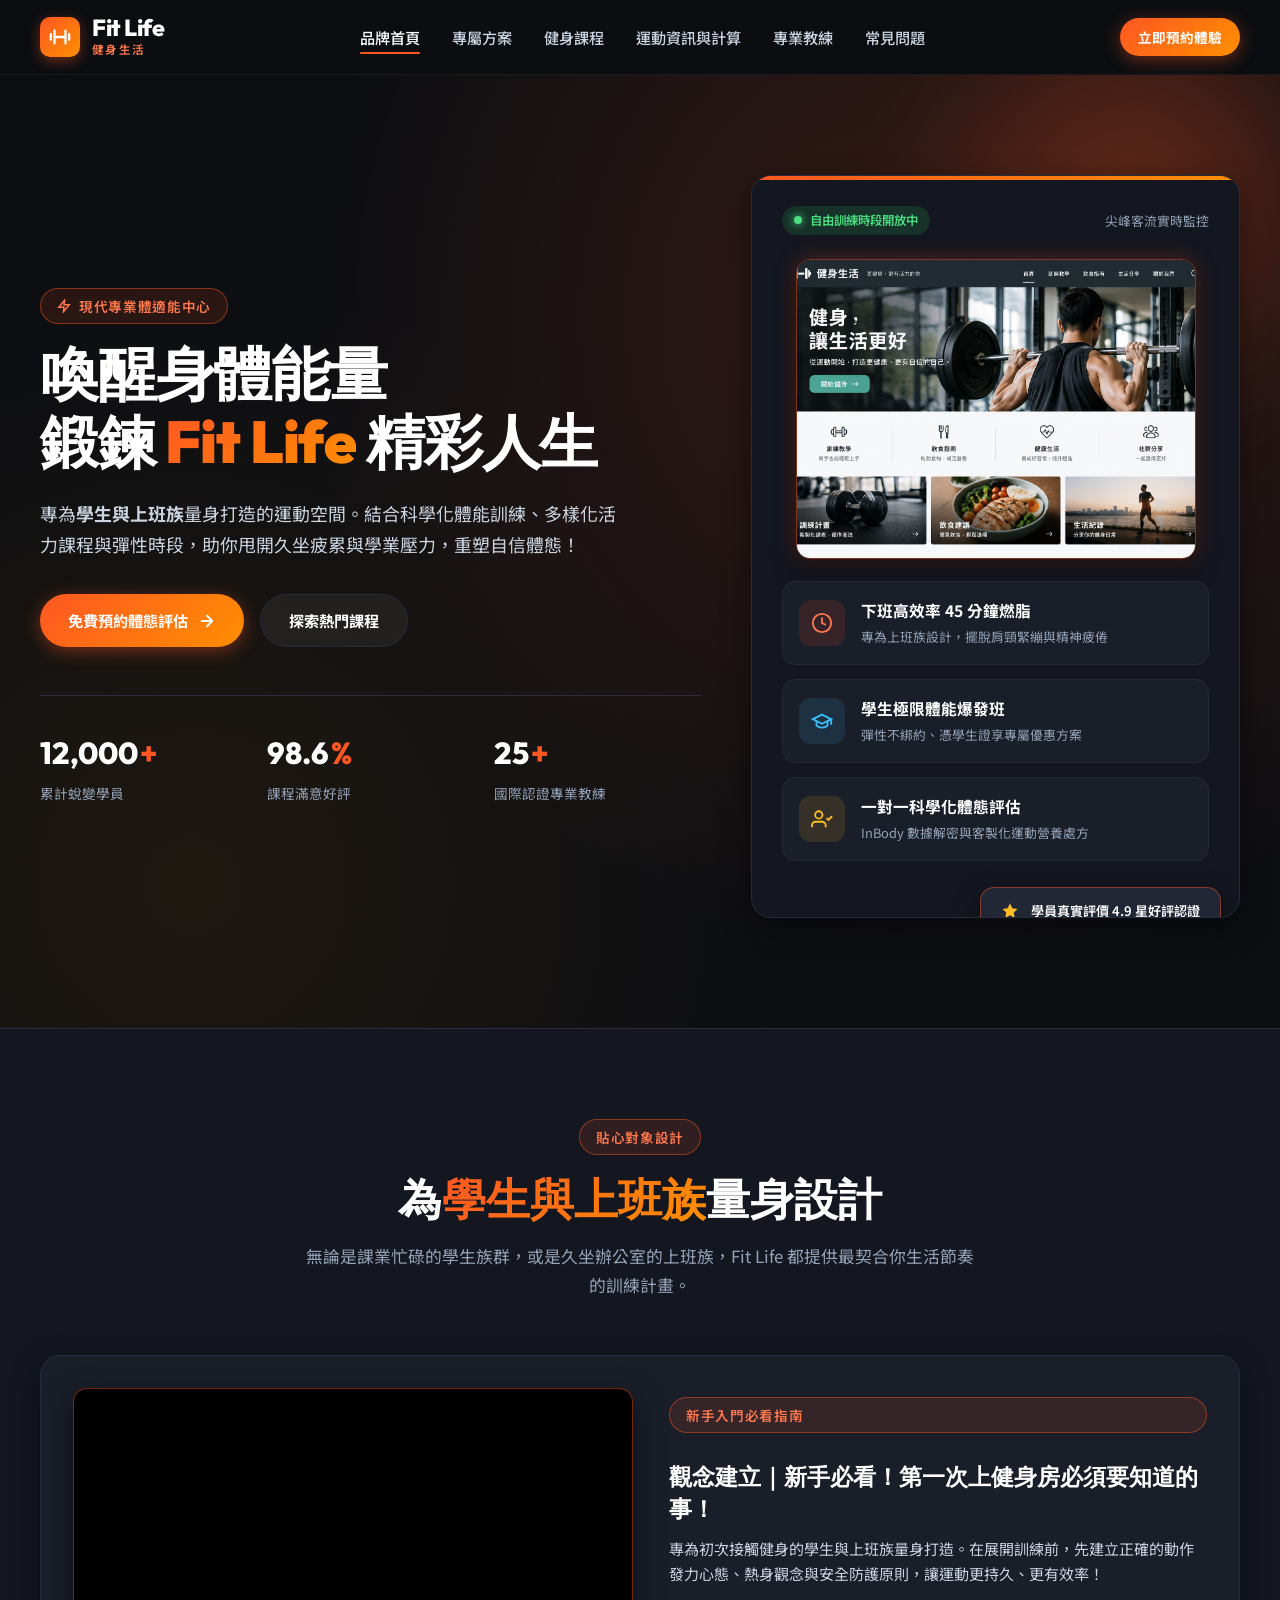
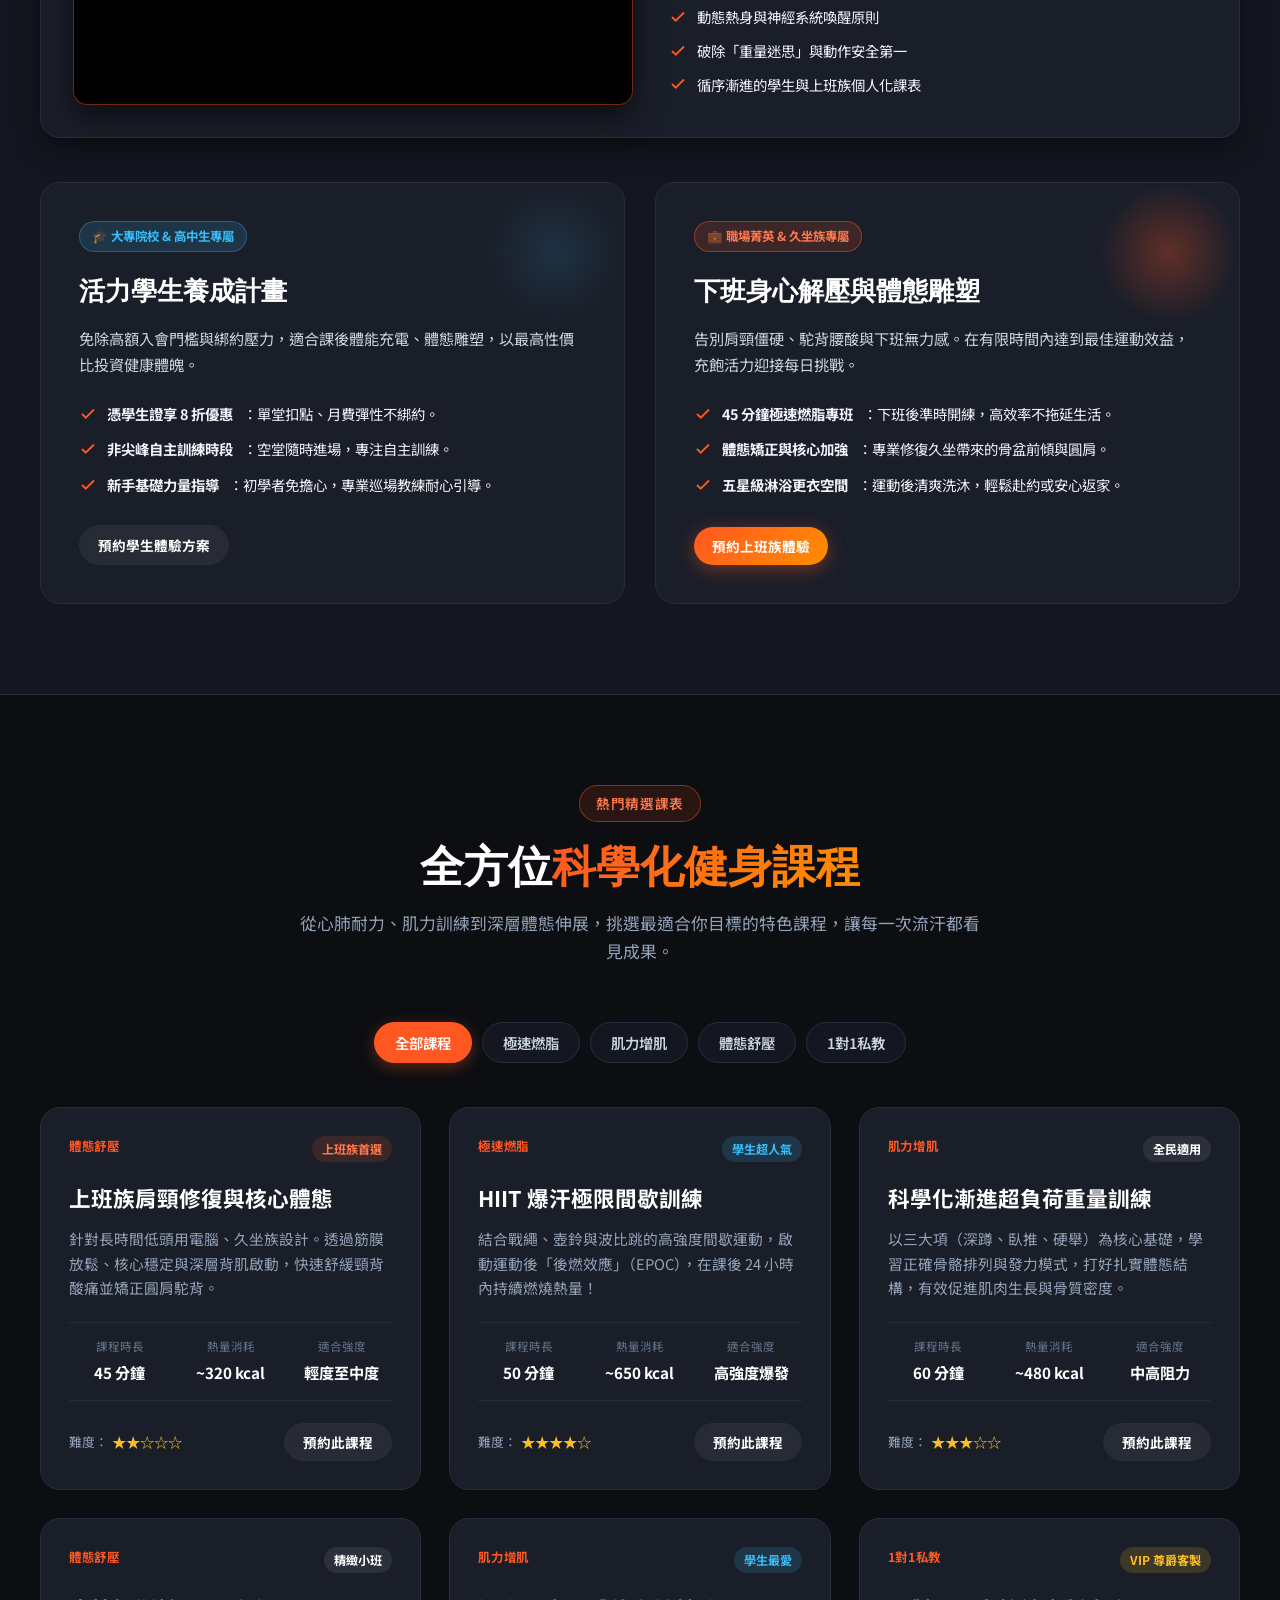
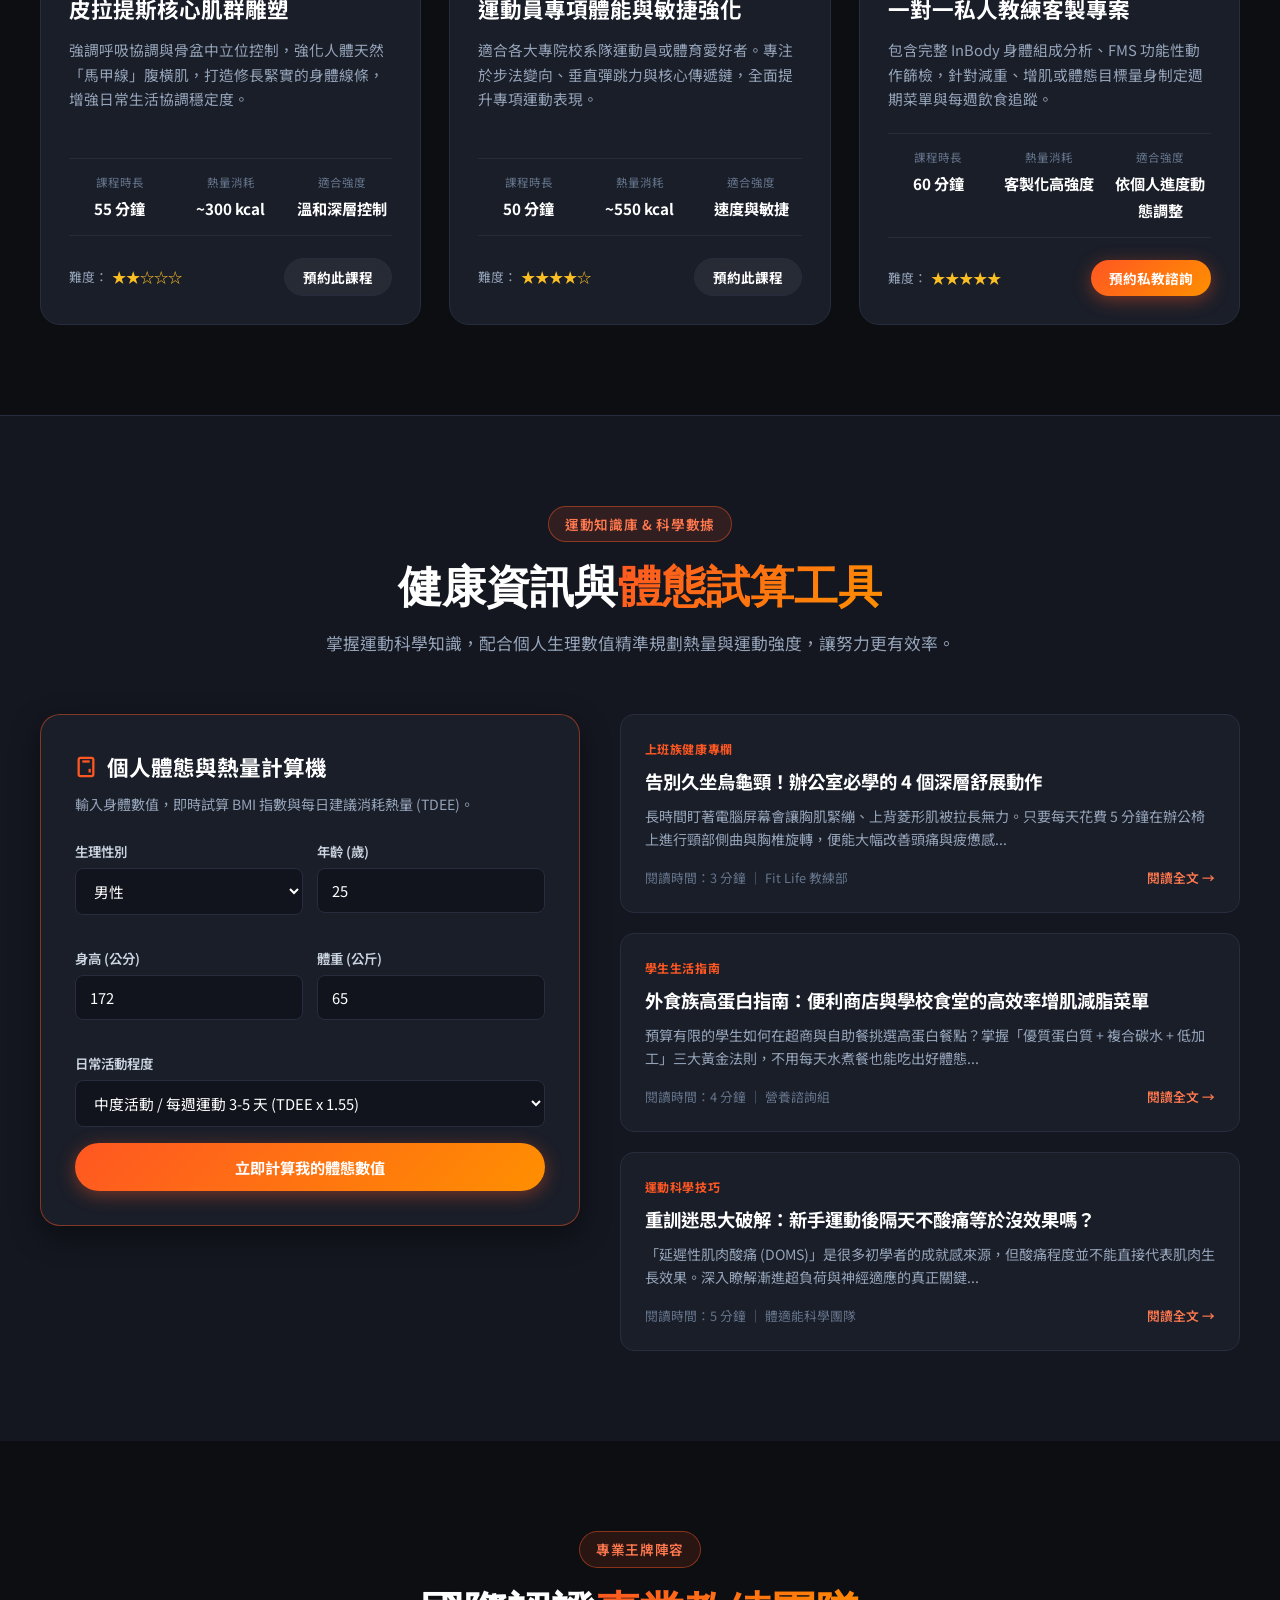
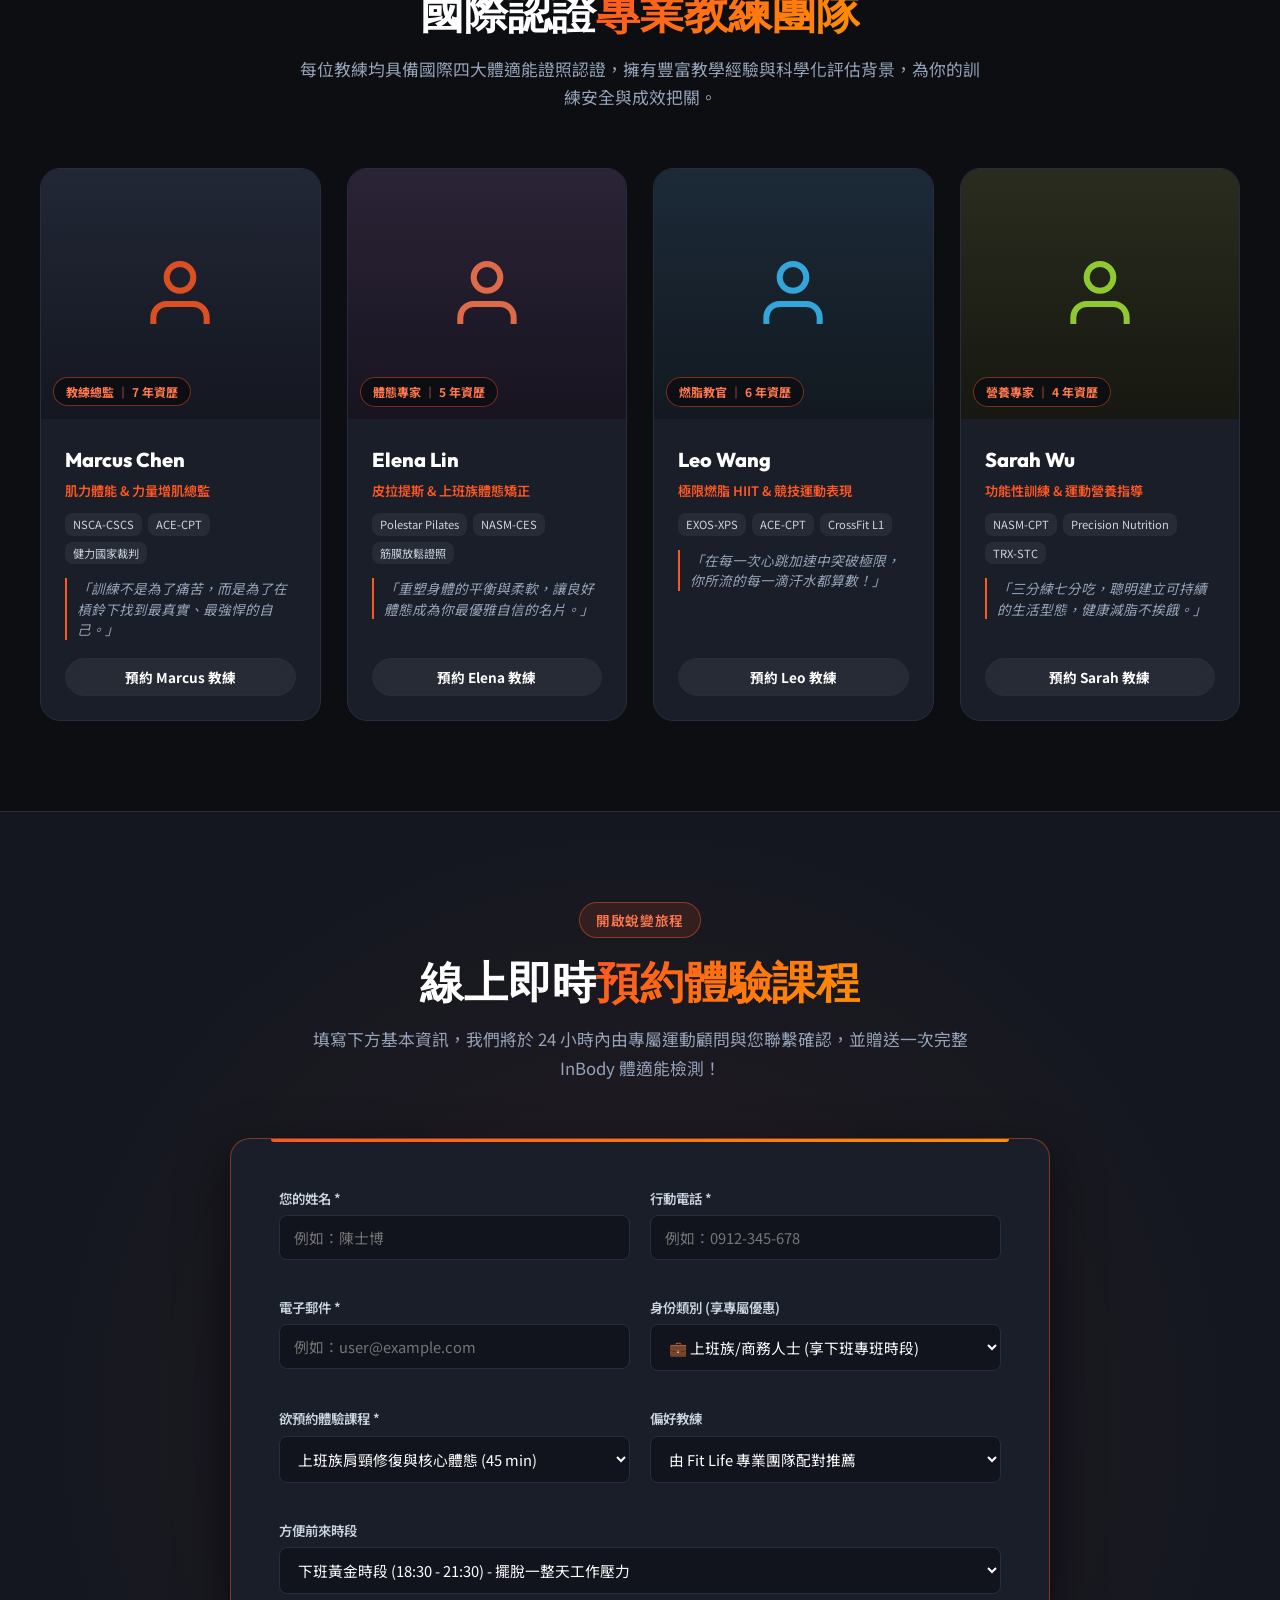
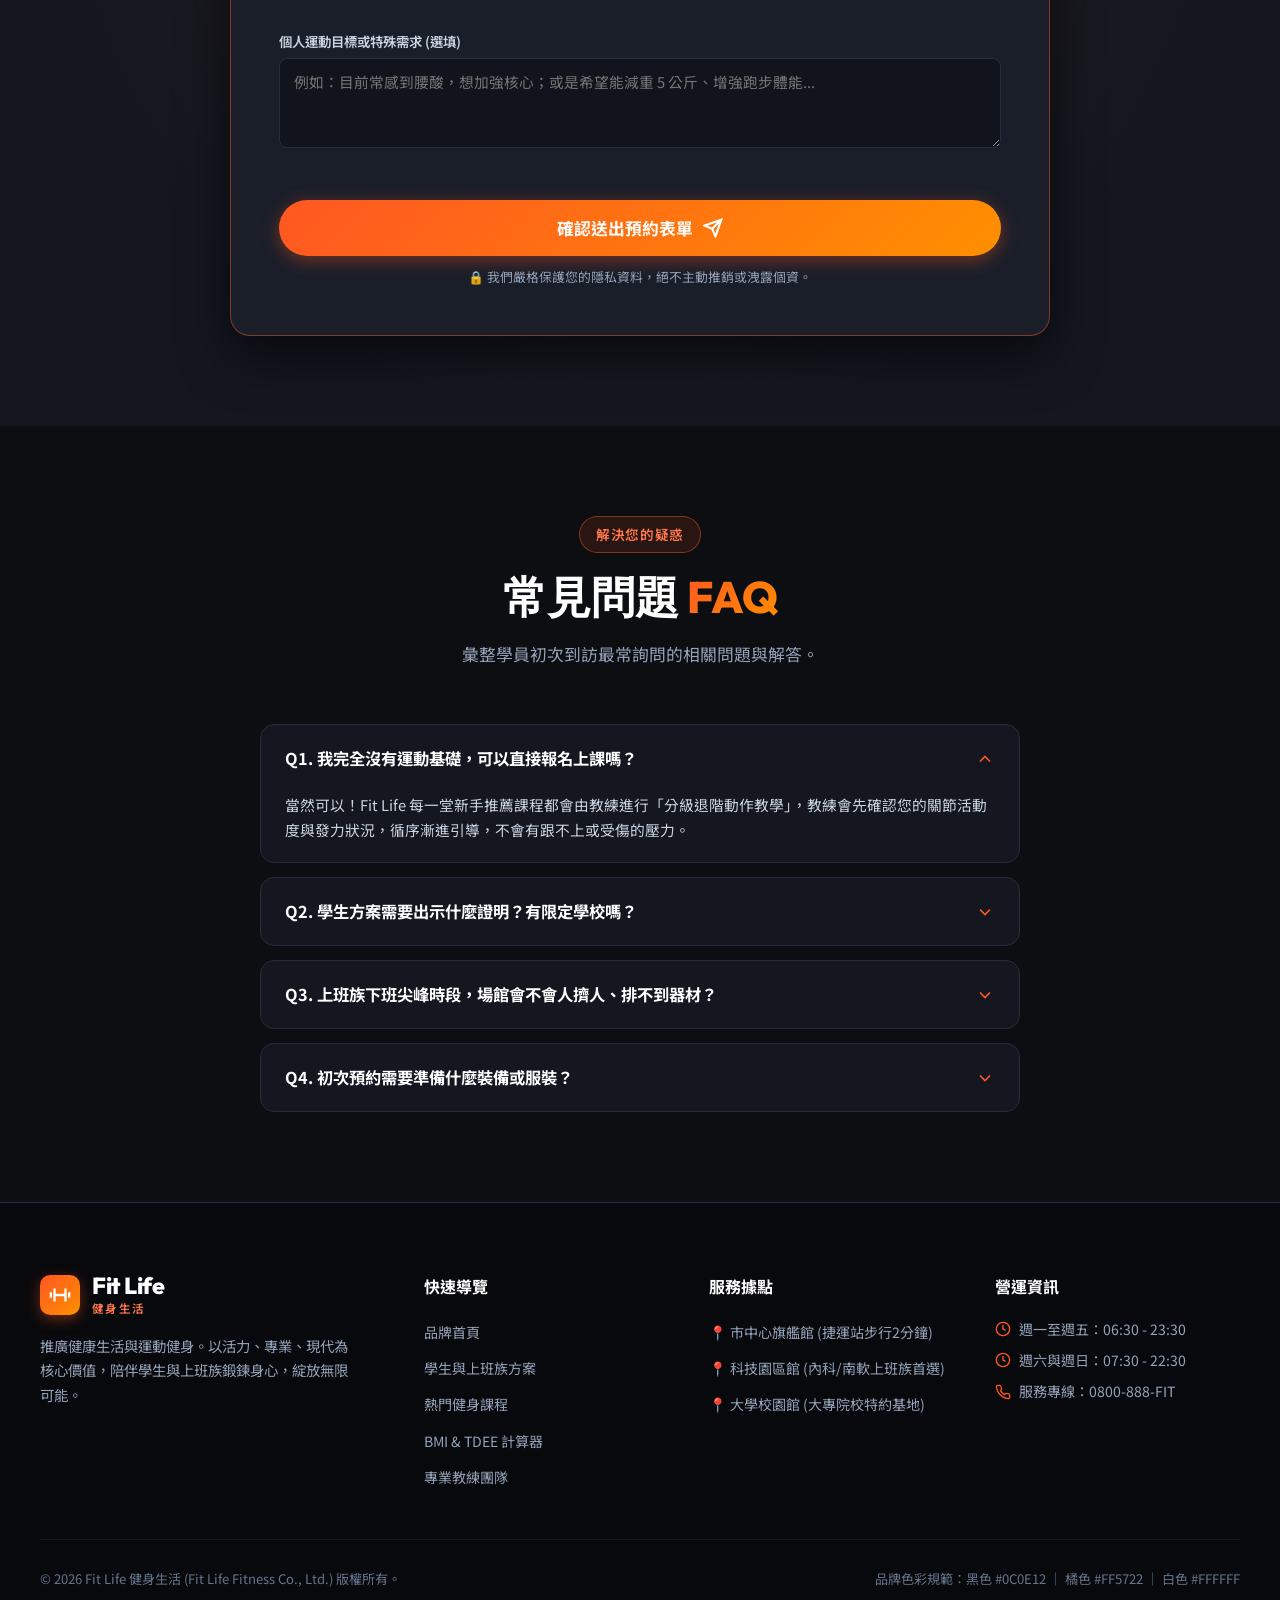
<file: onepage2/index.html>
<!DOCTYPE html>
<html lang="zh-Hant">
<head>
  <meta charset="UTF-8">
  <meta name="viewport" content="width=device-width, initial-scale=1.0">
  <meta name="description" content="Fit Life 健身生活 - 專為學生與上班族打造的活力運動空間。提供科學化健身課程、專業教練指導、運動健康資訊與即時課程預約。">
  <title>Fit Life 健身生活 ｜ 活力・專業・現代 運動健身品牌</title>
  
  <!-- Google Fonts -->
  <link rel="preconnect" href="https://fonts.googleapis.com">
  <link rel="preconnect" href="https://fonts.gstatic.com" crossorigin>
  <link href="https://fonts.googleapis.com/css2?family=Noto+Sans+TC:wght@300;400;500;600;700;900&family=Outfit:wght@400;600;700;800;900&display=swap" rel="stylesheet">

  <style>
    /* ==========================================================================
       CSS Variables & Reset (品牌核心色：黑色、橘色、白色)
       ========================================================================== */
    :root {
      --bg-black: #0c0e12;
      --bg-surface: #141720;
      --bg-card: #1a1e29;
      --bg-card-hover: #222736;
      --bg-input: #11141c;
      
      --brand-orange: #ff5722;
      --brand-orange-light: #ff784e;
      --brand-orange-dark: #e64a19;
      --brand-orange-glow: rgba(255, 87, 34, 0.3);
      --gradient-orange: linear-gradient(135deg, #ff5722 0%, #ff8f00 100%);
      
      --text-white: #ffffff;
      --text-gray-100: #f1f5f9;
      --text-gray-300: #cbd5e1;
      --text-gray-400: #94a3b8;
      --text-gray-500: #64748b;
      
      --border-subtle: #272d3e;
      --border-accent: rgba(255, 87, 34, 0.45);
      
      --radius-sm: 8px;
      --radius-md: 14px;
      --radius-lg: 20px;
      --radius-full: 9999px;
      
      --font-heading: 'Outfit', -apple-system, BlinkMacSystemFont, "Segoe UI", Roboto, sans-serif;
      --font-body: 'Noto Sans TC', -apple-system, BlinkMacSystemFont, sans-serif;
      
      --shadow-card: 0 10px 30px rgba(0, 0, 0, 0.45);
      --shadow-glow: 0 0 25px rgba(255, 87, 34, 0.35);
      --transition: all 0.28s cubic-bezier(0.4, 0, 0.2, 1);
    }

    *, *::before, *::after {
      box-sizing: border-box;
      margin: 0;
      padding: 0;
    }

    html {
      scroll-behavior: smooth;
      font-size: 16px;
    }

    body {
      background-color: var(--bg-black);
      color: var(--text-gray-100);
      font-family: var(--font-body);
      line-height: 1.65;
      overflow-x: hidden;
      -webkit-font-smoothing: antialiased;
    }

    a {
      color: inherit;
      text-decoration: none;
      transition: var(--transition);
    }

    button, input, select, textarea {
      font-family: inherit;
      color: inherit;
    }

    img {
      max-width: 100%;
      height: auto;
      display: block;
    }

    .container {
      width: min(1200px, calc(100% - 40px));
      margin: 0 auto;
    }

    /* ==========================================================================
       Typography & Utility
       ========================================================================== */
    .section {
      padding: 90px 0;
      position: relative;
    }

    .section-header {
      text-align: center;
      max-width: 680px;
      margin: 0 auto 56px;
    }

    .badge-tag {
      display: inline-flex;
      align-items: center;
      gap: 8px;
      padding: 6px 16px;
      border-radius: var(--radius-full);
      background: rgba(255, 87, 34, 0.12);
      border: 1px solid var(--border-accent);
      color: var(--brand-orange-light);
      font-size: 0.85rem;
      font-weight: 600;
      letter-spacing: 0.05em;
      margin-bottom: 16px;
      text-transform: uppercase;
    }

    .section-title {
      font-family: var(--font-heading);
      font-size: clamp(2rem, 3.5vw, 2.75rem);
      font-weight: 800;
      color: var(--text-white);
      line-height: 1.25;
      margin-bottom: 16px;
    }

    .section-title span {
      background: var(--gradient-orange);
      -webkit-background-clip: text;
      -webkit-text-fill-color: transparent;
    }

    .section-desc {
      color: var(--text-gray-400);
      font-size: 1.05rem;
      line-height: 1.7;
    }

    /* 按鈕樣式 */
    .btn {
      display: inline-flex;
      align-items: center;
      justify-content: center;
      gap: 10px;
      padding: 13px 28px;
      font-size: 0.95rem;
      font-weight: 700;
      border-radius: var(--radius-full);
      cursor: pointer;
      border: none;
      transition: var(--transition);
      white-space: nowrap;
    }

    .btn-primary {
      background: var(--gradient-orange);
      color: var(--text-white);
      box-shadow: 0 4px 18px rgba(255, 87, 34, 0.4);
    }

    .btn-primary:hover {
      transform: translateY(-3px);
      box-shadow: 0 8px 25px rgba(255, 87, 34, 0.6);
      background: linear-gradient(135deg, #ff6a3c 0%, #ffa01a 100%);
    }

    .btn-secondary {
      background: rgba(255, 255, 255, 0.06);
      color: var(--text-white);
      border: 1px solid var(--border-subtle);
      backdrop-filter: blur(8px);
    }

    .btn-secondary:hover {
      background: rgba(255, 255, 255, 0.12);
      border-color: var(--text-gray-300);
      transform: translateY(-3px);
    }

    .btn-sm {
      padding: 8px 18px;
      font-size: 0.85rem;
    }

    /* ==========================================================================
       Navigation Bar
       ========================================================================== */
    .header {
      position: sticky;
      top: 0;
      z-index: 1000;
      background: rgba(12, 14, 18, 0.88);
      backdrop-filter: blur(14px);
      border-bottom: 1px solid rgba(255, 255, 255, 0.06);
      transition: var(--transition);
    }

    .nav {
      display: flex;
      align-items: center;
      justify-content: space-between;
      height: 74px;
    }

    .brand {
      display: flex;
      align-items: center;
      gap: 12px;
    }

    .brand-icon {
      width: 40px;
      height: 40px;
      background: var(--gradient-orange);
      border-radius: 10px;
      display: flex;
      align-items: center;
      justify-content: center;
      color: #fff;
      box-shadow: 0 4px 14px rgba(255, 87, 34, 0.4);
    }

    .brand-text {
      display: flex;
      flex-direction: column;
    }

    .brand-name {
      font-family: var(--font-heading);
      font-size: 1.45rem;
      font-weight: 800;
      letter-spacing: -0.02em;
      color: var(--text-white);
      line-height: 1.1;
    }

    .brand-sub {
      font-size: 0.72rem;
      color: var(--brand-orange-light);
      font-weight: 600;
      letter-spacing: 0.12em;
    }

    .nav-menu {
      display: flex;
      align-items: center;
      gap: 32px;
      list-style: none;
    }

    .nav-link {
      font-size: 0.95rem;
      font-weight: 500;
      color: var(--text-gray-300);
      position: relative;
      padding: 6px 0;
    }

    .nav-link:hover, .nav-link.active {
      color: var(--text-white);
    }

    .nav-link::after {
      content: "";
      position: absolute;
      bottom: 0;
      left: 0;
      width: 0;
      height: 2px;
      background: var(--brand-orange);
      transition: var(--transition);
      border-radius: 2px;
    }

    .nav-link:hover::after, .nav-link.active::after {
      width: 100%;
    }

    .nav-actions {
      display: flex;
      align-items: center;
      gap: 14px;
    }

    .nav-toggle {
      display: none;
      background: transparent;
      border: none;
      color: var(--text-white);
      cursor: pointer;
      padding: 6px;
    }

    /* ==========================================================================
       Hero Section
       ========================================================================== */
    .hero {
      position: relative;
      padding: 100px 0 110px;
      overflow: hidden;
      background: radial-gradient(circle at 75% 25%, rgba(255, 87, 34, 0.18) 0%, transparent 55%),
                  radial-gradient(circle at 15% 85%, rgba(255, 143, 0, 0.08) 0%, transparent 45%);
    }

    .hero::before {
      content: "";
      position: absolute;
      top: -120px;
      right: -100px;
      width: 480px;
      height: 480px;
      background: radial-gradient(circle, var(--brand-orange-glow) 0%, transparent 70%);
      pointer-events: none;
      filter: blur(50px);
    }

    .hero-grid {
      display: grid;
      grid-template-columns: 1.15fr 0.85fr;
      align-items: center;
      gap: 50px;
    }

    .hero-content {
      position: relative;
      z-index: 2;
    }

    .hero-title {
      font-family: var(--font-heading);
      font-size: clamp(2.5rem, 4.6vw, 3.8rem);
      font-weight: 900;
      color: var(--text-white);
      line-height: 1.15;
      margin-bottom: 22px;
      letter-spacing: -0.02em;
    }

    .hero-title span {
      background: var(--gradient-orange);
      -webkit-background-clip: text;
      -webkit-text-fill-color: transparent;
      display: inline-block;
    }

    .hero-subtitle {
      font-size: 1.12rem;
      color: var(--text-gray-300);
      margin-bottom: 34px;
      line-height: 1.75;
      max-width: 580px;
    }

    .hero-buttons {
      display: flex;
      flex-wrap: wrap;
      gap: 16px;
      margin-bottom: 48px;
    }

    .hero-metrics {
      display: grid;
      grid-template-columns: repeat(3, 1fr);
      gap: 20px;
      padding-top: 32px;
      border-top: 1px solid var(--border-subtle);
    }

    .metric-item h4 {
      font-family: var(--font-heading);
      font-size: 1.9rem;
      font-weight: 800;
      color: var(--text-white);
      display: flex;
      align-items: center;
      gap: 2px;
    }

    .metric-item h4 span {
      color: var(--brand-orange);
    }

    .metric-item p {
      font-size: 0.85rem;
      color: var(--text-gray-400);
      margin-top: 4px;
    }

    /* Hero 視覺卡片右側 */
    .hero-visual {
      position: relative;
      z-index: 2;
    }

    .hero-card-main {
      background: var(--bg-surface);
      border: 1px solid var(--border-subtle);
      border-radius: var(--radius-lg);
      padding: 30px;
      box-shadow: var(--shadow-card);
      position: relative;
      overflow: hidden;
    }

    .hero-card-main::before {
      content: "";
      position: absolute;
      top: 0;
      left: 0;
      right: 0;
      height: 4px;
      background: var(--gradient-orange);
    }

    .hero-banner-badge {
      display: flex;
      justify-content: space-between;
      align-items: center;
      margin-bottom: 24px;
    }

    .pulse-pill {
      display: inline-flex;
      align-items: center;
      gap: 8px;
      padding: 4px 12px;
      background: rgba(34, 197, 94, 0.15);
      color: #4ade80;
      border-radius: var(--radius-full);
      font-size: 0.78rem;
      font-weight: 600;
    }

    .pulse-dot {
      width: 8px;
      height: 8px;
      border-radius: 50%;
      background: #4ade80;
      box-shadow: 0 0 8px #4ade80;
      animation: pulse 1.8s infinite;
    }

    @keyframes pulse {
      0%, 100% { opacity: 1; transform: scale(1); }
      50% { opacity: 0.4; transform: scale(0.85); }
    }

    /* Hero Image Spec (images/hero.png 400x300) */
    .hero-photo-wrapper {
      display: flex;
      justify-content: center;
      align-items: center;
      margin: 0 auto 22px;
      width: 100%;
      max-width: 400px;
    }

    .hero-photo {
      display: block;
      width: 400px;
      height: 300px;
      max-width: 100%;
      height: auto;
      aspect-ratio: 400 / 300;
      object-fit: cover;
      border-radius: var(--radius-md);
      border: 1px solid var(--border-accent);
      box-shadow: 0 10px 25px rgba(0, 0, 0, 0.45), 0 0 20px var(--brand-orange-glow);
      transition: var(--transition);
    }

    .hero-photo:hover {
      transform: scale(1.02);
      border-color: var(--brand-orange-light);
    }

    .hero-program-preview {
      display: flex;
      flex-direction: column;
      gap: 14px;
      margin-bottom: 26px;
    }

    .preview-box {
      background: var(--bg-card);
      border: 1px solid rgba(255, 255, 255, 0.05);
      padding: 16px;
      border-radius: var(--radius-md);
      display: flex;
      align-items: center;
      gap: 16px;
      transition: var(--transition);
    }

    .preview-box:hover {
      border-color: var(--border-accent);
      transform: translateX(4px);
    }

    .preview-icon {
      width: 46px;
      height: 46px;
      border-radius: 12px;
      background: rgba(255, 87, 34, 0.12);
      color: var(--brand-orange-light);
      display: flex;
      align-items: center;
      justify-content: center;
      flex-shrink: 0;
    }

    .preview-info h5 {
      font-size: 0.98rem;
      font-weight: 700;
      color: var(--text-white);
      margin-bottom: 3px;
    }

    .preview-info p {
      font-size: 0.8rem;
      color: var(--text-gray-400);
    }

    .hero-float-badge {
      position: absolute;
      bottom: -18px;
      right: 18px;
      background: var(--bg-card-hover);
      border: 1px solid var(--border-accent);
      padding: 12px 20px;
      border-radius: var(--radius-md);
      box-shadow: 0 10px 25px rgba(0, 0, 0, 0.6);
      display: flex;
      align-items: center;
      gap: 12px;
      font-size: 0.82rem;
      font-weight: 600;
      color: var(--text-white);
    }

    .hero-float-badge svg {
      color: #fbbf24;
    }

    /* ==========================================================================
       Target Audience: 學生與上班族專屬雙軌機制
       ========================================================================== */
    .audience-section {
      background: var(--bg-surface);
      border-top: 1px solid var(--border-subtle);
      border-bottom: 1px solid var(--border-subtle);
    }

    /* Video Showcase (Spec: 560x315 左為影片崁入) */
    .video-showcase {
      margin-bottom: 44px;
      background: var(--bg-card);
      border: 1px solid var(--border-subtle);
      border-radius: var(--radius-lg);
      padding: 32px;
      box-shadow: var(--shadow-card);
    }

    .video-grid {
      display: grid;
      grid-template-columns: 560px 1fr;
      gap: 36px;
      align-items: center;
    }

    .video-wrapper {
      position: relative;
      width: 100%;
      max-width: 560px;
      border-radius: var(--radius-md);
      overflow: hidden;
      box-shadow: 0 12px 30px rgba(0, 0, 0, 0.55);
      border: 1px solid var(--border-accent);
      background: #000;
    }

    .video-wrapper iframe {
      display: block;
      width: 560px;
      height: 315px;
      max-width: 100%;
      border: none;
      aspect-ratio: 16 / 9;
    }

    .video-info-card {
      display: flex;
      flex-direction: column;
      gap: 12px;
    }

    .video-title {
      font-size: 1.45rem;
      font-weight: 800;
      color: var(--text-white);
      line-height: 1.35;
      font-family: var(--font-heading);
    }

    .video-desc {
      color: var(--text-gray-300);
      font-size: 0.94rem;
      line-height: 1.7;
    }

    .video-features {
      display: flex;
      flex-direction: column;
      gap: 10px;
      margin-top: 6px;
    }

    .video-feat-item {
      display: flex;
      align-items: center;
      gap: 10px;
      color: var(--text-gray-200);
      font-size: 0.9rem;
    }

    .video-feat-item svg {
      width: 18px;
      height: 18px;
      color: var(--brand-orange);
      flex-shrink: 0;
    }

    @media (max-width: 1100px) {
      .video-grid {
        grid-template-columns: 1fr;
        justify-items: center;
      }
      .video-wrapper {
        max-width: 100%;
      }
      .video-wrapper iframe {
        width: 100%;
        height: auto;
      }
    }

    .audience-grid {
      display: grid;
      grid-template-columns: 1fr 1fr;
      gap: 30px;
    }

    .audience-card {
      background: var(--bg-card);
      border: 1px solid var(--border-subtle);
      border-radius: var(--radius-lg);
      padding: 38px;
      position: relative;
      overflow: hidden;
      transition: var(--transition);
      display: flex;
      flex-direction: column;
      justify-content: space-between;
    }

    .audience-card:hover {
      border-color: var(--brand-orange);
      transform: translateY(-4px);
      box-shadow: var(--shadow-card);
    }

    .audience-card.student::after {
      content: "";
      position: absolute;
      top: 0;
      right: 0;
      width: 140px;
      height: 140px;
      background: radial-gradient(circle, rgba(56, 189, 248, 0.12) 0%, transparent 70%);
      pointer-events: none;
    }

    .audience-card.worker::after {
      content: "";
      position: absolute;
      top: 0;
      right: 0;
      width: 140px;
      height: 140px;
      background: radial-gradient(circle, var(--brand-orange-glow) 0%, transparent 70%);
      pointer-events: none;
    }

    .audience-tag {
      display: inline-flex;
      align-items: center;
      gap: 6px;
      padding: 4px 12px;
      border-radius: var(--radius-full);
      font-size: 0.78rem;
      font-weight: 700;
      margin-bottom: 18px;
    }

    .audience-card.student .audience-tag {
      background: rgba(56, 189, 248, 0.15);
      color: #38bdf8;
      border: 1px solid rgba(56, 189, 248, 0.3);
    }

    .audience-card.worker .audience-tag {
      background: rgba(255, 87, 34, 0.15);
      color: var(--brand-orange-light);
      border: 1px solid var(--border-accent);
    }

    .audience-title {
      font-size: 1.6rem;
      font-weight: 800;
      color: var(--text-white);
      margin-bottom: 14px;
      font-family: var(--font-heading);
    }

    .audience-desc {
      color: var(--text-gray-300);
      font-size: 0.95rem;
      line-height: 1.7;
      margin-bottom: 24px;
    }

    .audience-perks {
      list-style: none;
      display: flex;
      flex-direction: column;
      gap: 12px;
      margin-bottom: 28px;
    }

    .audience-perks li {
      display: flex;
      align-items: flex-start;
      gap: 10px;
      font-size: 0.9rem;
      color: var(--text-gray-200);
    }

    .audience-perks svg {
      width: 18px;
      height: 18px;
      color: var(--brand-orange);
      flex-shrink: 0;
      margin-top: 3px;
    }

    /* ==========================================================================
       Fitness Courses Section (健身課程介紹)
       ========================================================================== */
    .filter-bar {
      display: flex;
      justify-content: center;
      flex-wrap: wrap;
      gap: 10px;
      margin-bottom: 44px;
    }

    .filter-btn {
      padding: 9px 20px;
      border-radius: var(--radius-full);
      background: var(--bg-surface);
      border: 1px solid var(--border-subtle);
      color: var(--text-gray-300);
      font-size: 0.9rem;
      font-weight: 600;
      cursor: pointer;
      transition: var(--transition);
    }

    .filter-btn:hover, .filter-btn.active {
      background: var(--brand-orange);
      color: var(--text-white);
      border-color: var(--brand-orange);
      box-shadow: 0 4px 15px rgba(255, 87, 34, 0.35);
    }

    .courses-grid {
      display: grid;
      grid-template-columns: repeat(auto-fit, minmax(340px, 1fr));
      gap: 28px;
    }

    .course-card {
      background: var(--bg-card);
      border: 1px solid var(--border-subtle);
      border-radius: var(--radius-lg);
      padding: 28px;
      display: flex;
      flex-direction: column;
      justify-content: space-between;
      position: relative;
      transition: var(--transition);
      overflow: hidden;
    }

    .course-card:hover {
      border-color: var(--border-accent);
      transform: translateY(-5px);
      box-shadow: 0 16px 36px rgba(0, 0, 0, 0.5);
    }

    .course-header {
      display: flex;
      justify-content: space-between;
      align-items: flex-start;
      margin-bottom: 18px;
    }

    .course-target-badge {
      font-size: 0.76rem;
      font-weight: 700;
      padding: 3px 10px;
      border-radius: var(--radius-full);
      background: rgba(255, 255, 255, 0.08);
      color: var(--text-white);
    }

    .course-target-badge.student {
      background: rgba(56, 189, 248, 0.15);
      color: #38bdf8;
    }

    .course-target-badge.worker {
      background: rgba(255, 87, 34, 0.15);
      color: var(--brand-orange-light);
    }

    .course-category {
      font-size: 0.78rem;
      font-weight: 700;
      color: var(--brand-orange);
      letter-spacing: 0.05em;
    }

    .course-title {
      font-size: 1.35rem;
      font-weight: 700;
      color: var(--text-white);
      margin-bottom: 12px;
    }

    .course-desc {
      font-size: 0.92rem;
      color: var(--text-gray-400);
      line-height: 1.65;
      margin-bottom: 22px;
    }

    .course-meta {
      display: grid;
      grid-template-columns: repeat(3, 1fr);
      gap: 10px;
      padding: 14px 0;
      border-top: 1px solid rgba(255, 255, 255, 0.06);
      border-bottom: 1px solid rgba(255, 255, 255, 0.06);
      margin-bottom: 22px;
      text-align: center;
    }

    .meta-box span {
      display: block;
      font-size: 0.72rem;
      color: var(--text-gray-500);
      margin-bottom: 3px;
    }

    .meta-box strong {
      font-size: 0.95rem;
      font-weight: 700;
      color: var(--text-white);
    }

    .course-footer {
      display: flex;
      align-items: center;
      justify-content: space-between;
    }

    .course-difficulty {
      display: flex;
      align-items: center;
      gap: 4px;
      font-size: 0.8rem;
      color: var(--text-gray-400);
    }

    .stars {
      color: #fbbf24;
      font-size: 0.9rem;
    }

    /* ==========================================================================
       Interactive Health Tool & Fitness Information (運動資訊與互動計算)
       ========================================================================== */
    .info-section {
      background: var(--bg-surface);
      border-top: 1px solid var(--border-subtle);
    }

    .info-grid {
      display: grid;
      grid-template-columns: 1fr 1.15fr;
      gap: 40px;
      align-items: flex-start;
    }

    /* 互動計算機 */
    .calculator-card {
      background: var(--bg-card);
      border: 1px solid var(--border-accent);
      border-radius: var(--radius-lg);
      padding: 34px;
      box-shadow: var(--shadow-card);
      position: sticky;
      top: 100px;
    }

    .calc-title {
      font-size: 1.35rem;
      font-weight: 700;
      color: var(--text-white);
      margin-bottom: 8px;
      display: flex;
      align-items: center;
      gap: 10px;
    }

    .calc-title svg {
      color: var(--brand-orange);
    }

    .calc-desc {
      font-size: 0.88rem;
      color: var(--text-gray-400);
      margin-bottom: 24px;
    }

    .form-group-row {
      display: grid;
      grid-template-columns: 1fr 1fr;
      gap: 14px;
      margin-bottom: 16px;
    }

    .form-group {
      margin-bottom: 16px;
    }

    .form-label {
      display: block;
      font-size: 0.84rem;
      font-weight: 600;
      color: var(--text-gray-300);
      margin-bottom: 6px;
    }

    .form-input, .form-select {
      width: 100%;
      padding: 11px 14px;
      background: var(--bg-input);
      border: 1px solid var(--border-subtle);
      border-radius: var(--radius-sm);
      color: var(--text-white);
      font-size: 0.92rem;
      transition: var(--transition);
      outline: none;
    }

    .form-input:focus, .form-select:focus {
      border-color: var(--brand-orange);
      box-shadow: 0 0 0 3px rgba(255, 87, 34, 0.15);
    }

    .calc-result-box {
      margin-top: 22px;
      padding: 20px;
      background: rgba(255, 87, 34, 0.08);
      border: 1px solid var(--border-accent);
      border-radius: var(--radius-md);
      display: none;
    }

    .calc-result-box.active {
      display: block;
      animation: fadeIn 0.3s ease;
    }

    @keyframes fadeIn {
      from { opacity: 0; transform: translateY(6px); }
      to { opacity: 1; transform: translateY(0); }
    }

    .result-row {
      display: flex;
      justify-content: space-between;
      align-items: center;
      padding: 6px 0;
      font-size: 0.9rem;
    }

    .result-row strong {
      color: var(--brand-orange-light);
      font-family: var(--font-heading);
      font-size: 1.15rem;
    }

    .result-recommendation {
      margin-top: 10px;
      padding-top: 10px;
      border-top: 1px dashed rgba(255, 255, 255, 0.1);
      font-size: 0.82rem;
      color: var(--text-gray-300);
      line-height: 1.6;
    }

    /* 運動資訊文章列表 */
    .articles-list {
      display: flex;
      flex-direction: column;
      gap: 20px;
    }

    .article-card {
      background: var(--bg-card);
      border: 1px solid var(--border-subtle);
      border-radius: var(--radius-md);
      padding: 24px;
      transition: var(--transition);
      display: flex;
      flex-direction: column;
      gap: 10px;
    }

    .article-card:hover {
      border-color: rgba(255, 255, 255, 0.2);
      transform: translateX(4px);
    }

    .article-tag {
      font-size: 0.75rem;
      font-weight: 700;
      color: var(--brand-orange);
      text-transform: uppercase;
      letter-spacing: 0.05em;
    }

    .article-title {
      font-size: 1.15rem;
      font-weight: 700;
      color: var(--text-white);
      line-height: 1.4;
    }

    .article-snippet {
      font-size: 0.88rem;
      color: var(--text-gray-400);
      line-height: 1.65;
    }

    .article-footer {
      display: flex;
      align-items: center;
      justify-content: space-between;
      margin-top: 6px;
      font-size: 0.8rem;
      color: var(--text-gray-500);
    }

    .read-more-link {
      color: var(--brand-orange-light);
      font-weight: 600;
      display: inline-flex;
      align-items: center;
      gap: 4px;
      cursor: pointer;
    }

    .read-more-link:hover {
      color: #fff;
    }

    /* ==========================================================================
       Trainers Section (教練介紹)
       ========================================================================== */
    .trainers-grid {
      display: grid;
      grid-template-columns: repeat(auto-fit, minmax(260px, 1fr));
      gap: 26px;
    }

    .trainer-card {
      background: var(--bg-card);
      border: 1px solid var(--border-subtle);
      border-radius: var(--radius-lg);
      overflow: hidden;
      transition: var(--transition);
      display: flex;
      flex-direction: column;
    }

    .trainer-card:hover {
      border-color: var(--border-accent);
      transform: translateY(-6px);
      box-shadow: 0 16px 36px rgba(0, 0, 0, 0.5);
    }

    .trainer-image-wrapper {
      position: relative;
      height: 250px;
      background: #11141c;
      display: flex;
      align-items: center;
      justify-content: center;
      overflow: hidden;
    }

    .trainer-avatar-placeholder {
      width: 100%;
      height: 100%;
      background: linear-gradient(180deg, #222736 0%, #141720 100%);
      display: flex;
      flex-direction: column;
      align-items: center;
      justify-content: center;
      color: var(--brand-orange);
      position: relative;
    }

    .trainer-avatar-placeholder svg {
      width: 80px;
      height: 80px;
      opacity: 0.85;
    }

    .trainer-badge {
      position: absolute;
      bottom: 12px;
      left: 12px;
      background: rgba(12, 14, 18, 0.85);
      backdrop-filter: blur(8px);
      border: 1px solid var(--border-accent);
      padding: 4px 12px;
      border-radius: var(--radius-full);
      font-size: 0.75rem;
      font-weight: 700;
      color: var(--brand-orange-light);
    }

    .trainer-body {
      padding: 24px;
      flex: 1;
      display: flex;
      flex-direction: column;
      justify-content: space-between;
    }

    .trainer-name {
      font-size: 1.25rem;
      font-weight: 800;
      color: var(--text-white);
      margin-bottom: 4px;
      font-family: var(--font-heading);
    }

    .trainer-role {
      font-size: 0.82rem;
      color: var(--brand-orange);
      font-weight: 600;
      margin-bottom: 12px;
    }

    .trainer-certs {
      display: flex;
      flex-wrap: wrap;
      gap: 6px;
      margin-bottom: 14px;
    }

    .cert-pill {
      font-size: 0.7rem;
      padding: 2px 8px;
      background: rgba(255, 255, 255, 0.06);
      border-radius: var(--radius-sm);
      color: var(--text-gray-300);
    }

    .trainer-quote {
      font-size: 0.85rem;
      color: var(--text-gray-400);
      font-style: italic;
      line-height: 1.5;
      margin-bottom: 18px;
      border-left: 2px solid var(--brand-orange);
      padding-left: 10px;
    }

    /* ==========================================================================
       Booking Section (課程預約)
       ========================================================================== */
    .booking-section {
      background: radial-gradient(circle at 50% 50%, rgba(255, 87, 34, 0.08) 0%, transparent 70%),
                  var(--bg-surface);
      border-top: 1px solid var(--border-subtle);
    }

    .booking-card {
      max-width: 820px;
      margin: 0 auto;
      background: var(--bg-card);
      border: 1px solid var(--border-accent);
      border-radius: var(--radius-lg);
      padding: 48px;
      box-shadow: 0 20px 50px rgba(0, 0, 0, 0.6);
      position: relative;
    }

    .booking-card::before {
      content: "";
      position: absolute;
      top: 0;
      left: 40px;
      right: 40px;
      height: 3px;
      background: var(--gradient-orange);
      border-radius: 0 0 4px 4px;
    }

    .booking-form {
      display: grid;
      grid-template-columns: 1fr 1fr;
      gap: 20px;
    }

    .booking-form .full-width {
      grid-column: span 2;
    }

    .booking-textarea {
      width: 100%;
      padding: 12px 14px;
      background: var(--bg-input);
      border: 1px solid var(--border-subtle);
      border-radius: var(--radius-sm);
      color: var(--text-white);
      font-size: 0.92rem;
      resize: vertical;
      min-height: 90px;
      outline: none;
      transition: var(--transition);
    }

    .booking-textarea:focus {
      border-color: var(--brand-orange);
      box-shadow: 0 0 0 3px rgba(255, 87, 34, 0.15);
    }

    .booking-notice {
      font-size: 0.8rem;
      color: var(--text-gray-400);
      margin-top: 10px;
      text-align: center;
    }

    /* ==========================================================================
       FAQ & Social Proof
       ========================================================================== */
    .faq-grid {
      max-width: 760px;
      margin: 0 auto;
      display: flex;
      flex-direction: column;
      gap: 14px;
    }

    .faq-item {
      background: var(--bg-surface);
      border: 1px solid var(--border-subtle);
      border-radius: var(--radius-md);
      overflow: hidden;
      transition: var(--transition);
    }

    .faq-header {
      padding: 20px 24px;
      display: flex;
      justify-content: space-between;
      align-items: center;
      cursor: pointer;
      font-weight: 700;
      font-size: 1.02rem;
      color: var(--text-white);
    }

    .faq-header svg {
      width: 20px;
      height: 20px;
      color: var(--brand-orange);
      transition: transform 0.25s ease;
      flex-shrink: 0;
    }

    .faq-item.open .faq-header svg {
      transform: rotate(180deg);
    }

    .faq-content {
      padding: 0 24px 20px;
      color: var(--text-gray-300);
      font-size: 0.92rem;
      line-height: 1.7;
      display: none;
    }

    .faq-item.open .faq-content {
      display: block;
    }

    /* ==========================================================================
       Footer (頁尾)
       ========================================================================== */
    .footer {
      background: #08090c;
      border-top: 1px solid var(--border-subtle);
      padding: 70px 0 30px;
    }

    .footer-grid {
      display: grid;
      grid-template-columns: 1.4fr 1fr 1fr 1fr;
      gap: 40px;
      margin-bottom: 50px;
    }

    .footer-desc {
      color: var(--text-gray-400);
      font-size: 0.9rem;
      line-height: 1.7;
      margin: 16px 0 20px;
      max-width: 320px;
    }

    .footer-title {
      font-size: 1rem;
      font-weight: 700;
      color: var(--text-white);
      margin-bottom: 18px;
      position: relative;
    }

    .footer-links {
      list-style: none;
      display: flex;
      flex-direction: column;
      gap: 10px;
    }

    .footer-links a {
      color: var(--text-gray-400);
      font-size: 0.88rem;
    }

    .footer-links a:hover {
      color: var(--brand-orange-light);
      padding-left: 4px;
    }

    .footer-contact p {
      font-size: 0.88rem;
      color: var(--text-gray-400);
      margin-bottom: 8px;
      display: flex;
      align-items: center;
      gap: 8px;
    }

    .footer-contact svg {
      width: 16px;
      height: 16px;
      color: var(--brand-orange);
    }

    .footer-bottom {
      border-top: 1px solid rgba(255, 255, 255, 0.06);
      padding-top: 28px;
      display: flex;
      justify-content: space-between;
      align-items: center;
      font-size: 0.82rem;
      color: var(--text-gray-500);
      flex-wrap: wrap;
      gap: 14px;
    }

    /* ==========================================================================
       Modal Popups (預約成功 / 文章閱讀彈窗)
       ========================================================================== */
    .modal-backdrop {
      position: fixed;
      inset: 0;
      background: rgba(0, 0, 0, 0.75);
      backdrop-filter: blur(8px);
      z-index: 2000;
      display: none;
      align-items: center;
      justify-content: center;
      padding: 20px;
    }

    .modal-backdrop.active {
      display: flex;
    }

    .modal-card {
      background: var(--bg-surface);
      border: 1px solid var(--border-accent);
      border-radius: var(--radius-lg);
      max-width: 500px;
      width: 100%;
      padding: 34px;
      position: relative;
      box-shadow: 0 25px 60px rgba(0, 0, 0, 0.7);
      animation: modalPop 0.3s cubic-bezier(0.34, 1.56, 0.64, 1);
    }

    @keyframes modalPop {
      from { opacity: 0; transform: scale(0.9); }
      to { opacity: 1; transform: scale(1); }
    }

    .modal-close {
      position: absolute;
      top: 18px;
      right: 18px;
      background: transparent;
      border: none;
      color: var(--text-gray-400);
      font-size: 1.5rem;
      cursor: pointer;
      line-height: 1;
    }

    .modal-close:hover {
      color: var(--text-white);
    }

    .modal-success-icon {
      width: 64px;
      height: 64px;
      background: rgba(34, 197, 94, 0.15);
      color: #22c55e;
      border-radius: 50%;
      display: flex;
      align-items: center;
      justify-content: center;
      margin: 0 auto 20px;
    }

    .modal-title {
      font-size: 1.45rem;
      font-weight: 800;
      color: var(--text-white);
      text-align: center;
      margin-bottom: 8px;
    }

    .modal-desc {
      text-align: center;
      font-size: 0.92rem;
      color: var(--text-gray-300);
      margin-bottom: 22px;
      line-height: 1.6;
    }

    .modal-summary-box {
      background: var(--bg-card);
      border: 1px solid var(--border-subtle);
      border-radius: var(--radius-md);
      padding: 18px;
      font-size: 0.85rem;
      color: var(--text-gray-300);
      margin-bottom: 24px;
    }

    .modal-summary-box p {
      margin-bottom: 6px;
      display: flex;
      justify-content: space-between;
    }

    .modal-summary-box p:last-child {
      margin-bottom: 0;
    }

    /* ==========================================================================
       Responsive Breakpoints
       ========================================================================== */
    @media (max-width: 992px) {
      .hero-grid {
        grid-template-columns: 1fr;
        gap: 40px;
      }
      .hero-visual {
        max-width: 550px;
        margin: 0 auto;
        width: 100%;
      }
      .audience-grid {
        grid-template-columns: 1fr;
      }
      .info-grid {
        grid-template-columns: 1fr;
      }
      .calculator-card {
        position: static;
      }
      .footer-grid {
        grid-template-columns: 1fr 1fr;
      }
    }

    @media (max-width: 768px) {
      .nav-menu {
        display: none;
        position: absolute;
        top: 74px;
        left: 0;
        right: 0;
        background: var(--bg-surface);
        flex-direction: column;
        padding: 24px;
        border-bottom: 1px solid var(--border-subtle);
        gap: 16px;
      }
      .nav-menu.open {
        display: flex;
      }
      .nav-toggle {
        display: block;
      }
      .booking-form {
        grid-template-columns: 1fr;
      }
      .booking-form .full-width {
        grid-column: span 1;
      }
      .booking-card {
        padding: 28px 20px;
      }
      .footer-grid {
        grid-template-columns: 1fr;
      }
      .hero-metrics {
        grid-template-columns: 1fr 1fr;
      }
    }
  </style>
</head>
<body>

  <!-- ==========================================================================
       導覽列 Navigation Bar
       ========================================================================== -->
  <header class="header">
    <div class="container">
      <nav class="nav">
        <!-- Brand Logo -->
        <a href="#hero" class="brand">
          <div class="brand-icon">
            <svg width="22" height="22" viewBox="0 0 24 24" fill="none" stroke="currentColor" stroke-width="2.5" stroke-linecap="round" stroke-linejoin="round">
              <path d="M6 5v14M18 5v14M2 9v6M22 9v6M6 12h12"></path>
            </svg>
          </div>
          <div class="brand-text">
            <span class="brand-name">Fit Life</span>
            <span class="brand-sub">健身生活</span>
          </div>
        </a>

        <!-- Menu Links -->
        <ul class="nav-menu" id="navMenu">
          <li><a href="#hero" class="nav-link active">品牌首頁</a></li>
          <li><a href="#audience" class="nav-link">專屬方案</a></li>
          <li><a href="#courses" class="nav-link">健身課程</a></li>
          <li><a href="#health-tool" class="nav-link">運動資訊與計算</a></li>
          <li><a href="#trainers" class="nav-link">專業教練</a></li>
          <li><a href="#faq" class="nav-link">常見問題</a></li>
        </ul>

        <!-- Right Action Button -->
        <div class="nav-actions">
          <a href="#booking" class="btn btn-primary btn-sm">立即預約體驗</a>
          <button class="nav-toggle" id="navToggle" aria-label="切換導覽選單">
            <svg width="24" height="24" viewBox="0 0 24 24" fill="none" stroke="currentColor" stroke-width="2" stroke-linecap="round" stroke-linejoin="round">
              <line x1="3" y1="12" x2="21" y2="12"></line>
              <line x1="3" y1="6" x2="21" y2="6"></line>
              <line x1="3" y1="18" x2="21" y2="18"></line>
            </svg>
          </button>
        </div>
      </nav>
    </div>
  </header>

  <!-- ==========================================================================
       主視覺區 Hero Section
       ========================================================================== -->
  <section class="hero" id="hero">
    <div class="container">
      <div class="hero-grid">
        <!-- Left: Copy & Call-to-action -->
        <div class="hero-content">
          <div class="badge-tag">
            <svg width="14" height="14" viewBox="0 0 24 24" fill="none" stroke="currentColor" stroke-width="2.5">
              <polygon points="13 2 3 14 12 14 11 22 21 10 12 10 13 2"></polygon>
            </svg>
            現代專業體適能中心
          </div>

          <h1 class="hero-title">
            喚醒身體能量<br>
            鍛鍊 <span>Fit Life</span> 精彩人生
          </h1>

          <p class="hero-subtitle">
            專為<strong>學生與上班族</strong>量身打造的運動空間。結合科學化體能訓練、多樣化活力課程與彈性時段，助你甩開久坐疲累與學業壓力，重塑自信體態！
          </p>

          <div class="hero-buttons">
            <a href="#booking" class="btn btn-primary">
              免費預約體態評估
              <svg width="18" height="18" viewBox="0 0 24 24" fill="none" stroke="currentColor" stroke-width="2.5" stroke-linecap="round" stroke-linejoin="round">
                <path d="M5 12h14M12 5l7 7-7 7"></path>
              </svg>
            </a>
            <a href="#courses" class="btn btn-secondary">探索熱門課程</a>
          </div>

          <div class="hero-metrics">
            <div class="metric-item">
              <h4>12,000<span>+</span></h4>
              <p>累計蛻變學員</p>
            </div>
            <div class="metric-item">
              <h4>98.6<span>%</span></h4>
              <p>課程滿意好評</p>
            </div>
            <div class="metric-item">
              <h4>25<span>+</span></h4>
              <p>國際認證專業教練</p>
            </div>
          </div>
        </div>

        <!-- Right: Interactive Visual Card -->
        <div class="hero-visual">
          <div class="hero-card-main">
            <div class="hero-banner-badge">
              <span class="pulse-pill">
                <span class="pulse-dot"></span> 自由訓練時段開放中
              </span>
              <span style="font-size: 0.8rem; color: var(--text-gray-400);">尖峰客流實時監控</span>
            </div>

            <!-- Hero Photo - Spec: images/hero.png, 400x300 -->
            <div class="hero-photo-wrapper">
              <img class="hero-photo" src="images/hero.png" width="400" height="300" alt="Fit Life 健身生活 主視覺形象照" onerror="this.onerror=null;this.src='images/hero.jpg';">
            </div>

            <div class="hero-program-preview">
              <div class="preview-box">
                <div class="preview-icon">
                  <svg width="22" height="22" viewBox="0 0 24 24" fill="none" stroke="currentColor" stroke-width="2">
                    <circle cx="12" cy="12" r="10"></circle>
                    <polyline points="12 6 12 12 16 14"></polyline>
                  </svg>
                </div>
                <div class="preview-info">
                  <h5>下班高效率 45 分鐘燃脂</h5>
                  <p>專為上班族設計，擺脫肩頸緊繃與精神疲倦</p>
                </div>
              </div>

              <div class="preview-box">
                <div class="preview-icon" style="background: rgba(56, 189, 248, 0.12); color: #38bdf8;">
                  <svg width="22" height="22" viewBox="0 0 24 24" fill="none" stroke="currentColor" stroke-width="2">
                    <path d="M22 10v6M2 10l10-5 10 5-10 5z"></path>
                    <path d="M6 12v5c3 3 9 3 12 0v-5"></path>
                  </svg>
                </div>
                <div class="preview-info">
                  <h5>學生極限體能爆發班</h5>
                  <p>彈性不綁約、憑學生證享專屬優惠方案</p>
                </div>
              </div>

              <div class="preview-box">
                <div class="preview-icon" style="background: rgba(251, 191, 36, 0.12); color: #fbbf24;">
                  <svg width="22" height="22" viewBox="0 0 24 24" fill="none" stroke="currentColor" stroke-width="2">
                    <path d="M16 21v-2a4 4 0 0 0-4-4H5a4 4 0 0 0-4 4v2"></path>
                    <circle cx="8.5" cy="7.5" r="4"></circle>
                    <polyline points="17 11 19 13 23 9"></polyline>
                  </svg>
                </div>
                <div class="preview-info">
                  <h5>一對一科學化體態評估</h5>
                  <p>InBody 數據解密與客製化運動營養處方</p>
                </div>
              </div>
            </div>

            <!-- Floating Trust Badge -->
            <div class="hero-float-badge">
              <svg width="18" height="18" viewBox="0 0 24 24" fill="currentColor">
                <polygon points="12 2 15.09 8.26 22 9.27 17 14.14 18.18 21.02 12 17.77 5.82 21.02 7 14.14 2 9.27 8.91 8.26 12 2"></polygon>
              </svg>
              <span>學員真實評價 4.9 星好評認證</span>
            </div>
          </div>
        </div>
      </div>
    </div>
  </section>

  <!-- ==========================================================================
       Target Audience 雙軌專屬服務 (學生 & 上班族)
       ========================================================================== */
  -->
  <section class="section audience-section" id="audience">
    <div class="container">
      <div class="section-header">
        <div class="badge-tag">貼心對象設計</div>
        <h2 class="section-title">為<span>學生與上班族</span>量身設計</h2>
        <p class="section-desc">
          無論是課業忙碌的學生族群，或是久坐辦公室的上班族，Fit Life 都提供最契合你生活節奏的訓練計畫。
        </p>
      </div>

      <!-- 影片崁入 (Spec: 560x315, 左為影片崁入) -->
      <div class="video-showcase">
        <div class="video-grid">
          <!-- 左為影片崁入 -->
          <div class="video-wrapper">
            <iframe width="560" height="315" src="https://www.youtube.com/embed/ri7Zo4r8mLE" data-video-id="hMOYa4EBntI" title="觀念建立｜新手必看！第一次上健身房必須要知道的事！#新手訓練教室" frameborder="0" allow="accelerometer; autoplay; clipboard-write; encrypted-media; gyroscope; picture-in-picture; web-share" referrerpolicy="strict-origin-when-cross-origin" allowfullscreen></iframe>
          </div>
          <!-- 右側說明 -->
          <div class="video-info-card">
            <div class="badge-tag">新手入門必看指南</div>
            <h3 class="video-title">觀念建立｜新手必看！第一次上健身房必須要知道的事！</h3>
            <p class="video-desc">
              專為初次接觸健身的學生與上班族量身打造。在展開訓練前，先建立正確的動作發力心態、熱身觀念與安全防護原則，讓運動更持久、更有效率！
            </p>
            <div class="video-features">
              <div class="video-feat-item">
                <svg viewBox="0 0 24 24" fill="none" stroke="currentColor" stroke-width="2.5"><polyline points="20 6 9 17 4 12"></polyline></svg>
                <span>動態熱身與神經系統喚醒原則</span>
              </div>
              <div class="video-feat-item">
                <svg viewBox="0 0 24 24" fill="none" stroke="currentColor" stroke-width="2.5"><polyline points="20 6 9 17 4 12"></polyline></svg>
                <span>破除「重量迷思」與動作安全第一</span>
              </div>
              <div class="video-feat-item">
                <svg viewBox="0 0 24 24" fill="none" stroke="currentColor" stroke-width="2.5"><polyline points="20 6 9 17 4 12"></polyline></svg>
                <span>循序漸進的學生與上班族個人化課表</span>
              </div>
            </div>
          </div>
        </div>
      </div>

      <div class="audience-grid">
        <!-- 學生專區 -->
        <div class="audience-card student">
          <div>
            <div class="audience-tag">🎓 大專院校 & 高中生專屬</div>
            <h3 class="audience-title">活力學生養成計畫</h3>
            <p class="audience-desc">
              免除高額入會門檻與綁約壓力，適合課後體能充電、體態雕塑，以最高性價比投資健康體魄。
            </p>
            <ul class="audience-perks">
              <li>
                <svg viewBox="0 0 24 24" fill="none" stroke="currentColor" stroke-width="2.5"><polyline points="20 6 9 17 4 12"></polyline></svg>
                <strong>憑學生證享 8 折優惠</strong>：單堂扣點、月費彈性不綁約。
              </li>
              <li>
                <svg viewBox="0 0 24 24" fill="none" stroke="currentColor" stroke-width="2.5"><polyline points="20 6 9 17 4 12"></polyline></svg>
                <strong>非尖峰自主訓練時段</strong>：空堂隨時進場，專注自主訓練。
              </li>
              <li>
                <svg viewBox="0 0 24 24" fill="none" stroke="currentColor" stroke-width="2.5"><polyline points="20 6 9 17 4 12"></polyline></svg>
                <strong>新手基礎力量指導</strong>：初學者免擔心，專業巡場教練耐心引導。
              </li>
            </ul>
          </div>
          <div>
            <a href="#booking" class="btn btn-secondary btn-sm" onclick="selectAudience('學生方案')">預約學生體驗方案</a>
          </div>
        </div>

        <!-- 上班族專區 -->
        <div class="audience-card worker">
          <div>
            <div class="audience-tag">💼 職場菁英 & 久坐族專屬</div>
            <h3 class="audience-title">下班身心解壓與體態雕塑</h3>
            <p class="audience-desc">
              告別肩頸僵硬、駝背腰酸與下班無力感。在有限時間內達到最佳運動效益，充飽活力迎接每日挑戰。
            </p>
            <ul class="audience-perks">
              <li>
                <svg viewBox="0 0 24 24" fill="none" stroke="currentColor" stroke-width="2.5"><polyline points="20 6 9 17 4 12"></polyline></svg>
                <strong>45 分鐘極速燃脂專班</strong>：下班後準時開練，高效率不拖延生活。
              </li>
              <li>
                <svg viewBox="0 0 24 24" fill="none" stroke="currentColor" stroke-width="2.5"><polyline points="20 6 9 17 4 12"></polyline></svg>
                <strong>體態矯正與核心加強</strong>：專業修復久坐帶來的骨盆前傾與圓肩。
              </li>
              <li>
                <svg viewBox="0 0 24 24" fill="none" stroke="currentColor" stroke-width="2.5"><polyline points="20 6 9 17 4 12"></polyline></svg>
                <strong>五星級淋浴更衣空間</strong>：運動後清爽洗沐，輕鬆赴約或安心返家。
              </li>
            </ul>
          </div>
          <div>
            <a href="#booking" class="btn btn-primary btn-sm" onclick="selectAudience('上班族專案')">預約上班族體驗</a>
          </div>
        </div>
      </div>
    </div>
  </section>

  <!-- ==========================================================================
       健身課程介紹 Fitness Courses Section
       ========================================================================== -->
  <section class="section" id="courses">
    <div class="container">
      <div class="section-header">
        <div class="badge-tag">熱門精選課表</div>
        <h2 class="section-title">全方位<span>科學化健身課程</span></h2>
        <p class="section-desc">
          從心肺耐力、肌力訓練到深層體態伸展，挑選最適合你目標的特色課程，讓每一次流汗都看見成果。
        </p>
      </div>

      <!-- 分類篩選列 -->
      <div class="filter-bar">
        <button class="filter-btn active" data-filter="all">全部課程</button>
        <button class="filter-btn" data-filter="burn">極速燃脂</button>
        <button class="filter-btn" data-filter="strength">肌力增肌</button>
        <button class="filter-btn" data-filter="posture">體態舒壓</button>
        <button class="filter-btn" data-filter="private">1對1私教</button>
      </div>

      <!-- 課程卡片容器 -->
      <div class="courses-grid" id="coursesGrid">
        <!-- 課程 1 -->
        <div class="course-card" data-category="posture">
          <div>
            <div class="course-header">
              <span class="course-category">體態舒壓</span>
              <span class="course-target-badge worker">上班族首選</span>
            </div>
            <h3 class="course-title">上班族肩頸修復與核心體態</h3>
            <p class="course-desc">
              針對長時間低頭用電腦、久坐族設計。透過筋膜放鬆、核心穩定與深層背肌啟動，快速舒緩頸背酸痛並矯正圓肩駝背。
            </p>
          </div>
          <div>
            <div class="course-meta">
              <div class="meta-box">
                <span>課程時長</span>
                <strong>45 分鐘</strong>
              </div>
              <div class="meta-box">
                <span>熱量消耗</span>
                <strong>~320 kcal</strong>
              </div>
              <div class="meta-box">
                <span>適合強度</span>
                <strong>輕度至中度</strong>
              </div>
            </div>
            <div class="course-footer">
              <div class="course-difficulty">
                難度：<span class="stars">★★☆☆☆</span>
              </div>
              <button class="btn btn-secondary btn-sm" onclick="bookSpecificCourse('上班族肩頸修復與核心體態')">預約此課程</button>
            </div>
          </div>
        </div>

        <!-- 課程 2 -->
        <div class="course-card" data-category="burn">
          <div>
            <div class="course-header">
              <span class="course-category">極速燃脂</span>
              <span class="course-target-badge student">學生超人氣</span>
            </div>
            <h3 class="course-title">HIIT 爆汗極限間歇訓練</h3>
            <p class="course-desc">
              結合戰繩、壺鈴與波比跳的高強度間歇運動，啟動運動後「後燃效應」（EPOC），在課後 24 小時內持續燃燒熱量！
            </p>
          </div>
          <div>
            <div class="course-meta">
              <div class="meta-box">
                <span>課程時長</span>
                <strong>50 分鐘</strong>
              </div>
              <div class="meta-box">
                <span>熱量消耗</span>
                <strong>~650 kcal</strong>
              </div>
              <div class="meta-box">
                <span>適合強度</span>
                <strong>高強度爆發</strong>
              </div>
            </div>
            <div class="course-footer">
              <div class="course-difficulty">
                難度：<span class="stars">★★★★☆</span>
              </div>
              <button class="btn btn-secondary btn-sm" onclick="bookSpecificCourse('HIIT 爆汗極限間歇訓練')">預約此課程</button>
            </div>
          </div>
        </div>

        <!-- 課程 3 -->
        <div class="course-card" data-category="strength">
          <div>
            <div class="course-header">
              <span class="course-category">肌力增肌</span>
              <span class="course-target-badge">全民適用</span>
            </div>
            <h3 class="course-title">科學化漸進超負荷重量訓練</h3>
            <p class="course-desc">
              以三大項（深蹲、臥推、硬舉）為核心基礎，學習正確骨骼排列與發力模式，打好扎實體態結構，有效促進肌肉生長與骨質密度。
            </p>
          </div>
          <div>
            <div class="course-meta">
              <div class="meta-box">
                <span>課程時長</span>
                <strong>60 分鐘</strong>
              </div>
              <div class="meta-box">
                <span>熱量消耗</span>
                <strong>~480 kcal</strong>
              </div>
              <div class="meta-box">
                <span>適合強度</span>
                <strong>中高阻力</strong>
              </div>
            </div>
            <div class="course-footer">
              <div class="course-difficulty">
                難度：<span class="stars">★★★☆☆</span>
              </div>
              <button class="btn btn-secondary btn-sm" onclick="bookSpecificCourse('科學化漸進超負荷重量訓練')">預約此課程</button>
            </div>
          </div>
        </div>

        <!-- 課程 4 -->
        <div class="course-card" data-category="posture">
          <div>
            <div class="course-header">
              <span class="course-category">體態舒壓</span>
              <span class="course-target-badge">精緻小班</span>
            </div>
            <h3 class="course-title">皮拉提斯核心肌群雕塑</h3>
            <p class="course-desc">
              強調呼吸協調與骨盆中立位控制，強化人體天然「馬甲線」腹橫肌，打造修長緊實的身體線條，增強日常生活協調穩定度。
            </p>
          </div>
          <div>
            <div class="course-meta">
              <div class="meta-box">
                <span>課程時長</span>
                <strong>55 分鐘</strong>
              </div>
              <div class="meta-box">
                <span>熱量消耗</span>
                <strong>~300 kcal</strong>
              </div>
              <div class="meta-box">
                <span>適合強度</span>
                <strong>溫和深層控制</strong>
              </div>
            </div>
            <div class="course-footer">
              <div class="course-difficulty">
                難度：<span class="stars">★★☆☆☆</span>
              </div>
              <button class="btn btn-secondary btn-sm" onclick="bookSpecificCourse('皮拉提斯核心肌群雕塑')">預約此課程</button>
            </div>
          </div>
        </div>

        <!-- 課程 5 -->
        <div class="course-card" data-category="strength">
          <div>
            <div class="course-header">
              <span class="course-category">肌力增肌</span>
              <span class="course-target-badge student">學生最愛</span>
            </div>
            <h3 class="course-title">運動員專項體能與敏捷強化</h3>
            <p class="course-desc">
              適合各大專院校系隊運動員或體育愛好者。專注於步法變向、垂直彈跳力與核心傳遞鏈，全面提升專項運動表現。
            </p>
          </div>
          <div>
            <div class="course-meta">
              <div class="meta-box">
                <span>課程時長</span>
                <strong>50 分鐘</strong>
              </div>
              <div class="meta-box">
                <span>熱量消耗</span>
                <strong>~550 kcal</strong>
              </div>
              <div class="meta-box">
                <span>適合強度</span>
                <strong>速度與敏捷</strong>
              </div>
            </div>
            <div class="course-footer">
              <div class="course-difficulty">
                難度：<span class="stars">★★★★☆</span>
              </div>
              <button class="btn btn-secondary btn-sm" onclick="bookSpecificCourse('運動員專項體能與敏捷強化')">預約此課程</button>
            </div>
          </div>
        </div>

        <!-- 課程 6 -->
        <div class="course-card" data-category="private">
          <div>
            <div class="course-header">
              <span class="course-category">1對1私教</span>
              <span class="course-target-badge" style="background: rgba(251, 191, 36, 0.15); color: #fbbf24;">VIP 尊爵客製</span>
            </div>
            <h3 class="course-title">一對一私人教練客製專案</h3>
            <p class="course-desc">
              包含完整 InBody 身體組成分析、FMS 功能性動作篩檢，針對減重、增肌或體態目標量身制定週期菜單與每週飲食追蹤。
            </p>
          </div>
          <div>
            <div class="course-meta">
              <div class="meta-box">
                <span>課程時長</span>
                <strong>60 分鐘</strong>
              </div>
              <div class="meta-box">
                <span>熱量消耗</span>
                <strong>客製化高強度</strong>
              </div>
              <div class="meta-box">
                <span>適合強度</span>
                <strong>依個人進度動態調整</strong>
              </div>
            </div>
            <div class="course-footer">
              <div class="course-difficulty">
                難度：<span class="stars">★★★★★</span>
              </div>
              <button class="btn btn-primary btn-sm" onclick="bookSpecificCourse('一對一私人教練客製專案')">預約私教諮詢</button>
            </div>
          </div>
        </div>
      </div>
    </div>
  </section>

  <!-- ==========================================================================
       運動資訊與互動工具 Fitness Info & Calculator
       ========================================================================== -->
  <section class="section info-section" id="health-tool">
    <div class="container">
      <div class="section-header">
        <div class="badge-tag">運動知識庫 & 科學數據</div>
        <h2 class="section-title">健康資訊與<span>體態試算工具</span></h2>
        <p class="section-desc">
          掌握運動科學知識，配合個人生理數值精準規劃熱量與運動強度，讓努力更有效率。
        </p>
      </div>

      <div class="info-grid">
        <!-- 左側：BMI & 每日能量消耗 (TDEE) 計算機 -->
        <div class="calculator-card">
          <div class="calc-title">
            <svg width="22" height="22" viewBox="0 0 24 24" fill="none" stroke="currentColor" stroke-width="2.5">
              <rect x="4" y="2" width="16" height="20" rx="2"></rect>
              <line x1="8" y1="6" x2="16" y2="6"></line>
              <line x1="16" y1="14" x2="16" y2="18"></line>
              <path d="M16 10h.01M12 10h.01M8 10h.01M12 14h.01M8 14h.01M12 18h.01M8 18h.01"></path>
            </svg>
            個人體態與熱量計算機
          </div>
          <p class="calc-desc">輸入身體數值，即時試算 BMI 指數與每日建議消耗熱量 (TDEE)。</p>

          <form id="healthCalculatorForm" onsubmit="calculateHealthMetrics(event)">
            <div class="form-group-row">
              <div class="form-group">
                <label class="form-label" for="calcGender">生理性別</label>
                <select id="calcGender" class="form-select">
                  <option value="male">男性</option>
                  <option value="female">女性</option>
                </select>
              </div>
              <div class="form-group">
                <label class="form-label" for="calcAge">年齡 (歲)</label>
                <input type="number" id="calcAge" class="form-input" placeholder="例: 24" min="15" max="80" value="25" required>
              </div>
            </div>

            <div class="form-group-row">
              <div class="form-group">
                <label class="form-label" for="calcHeight">身高 (公分)</label>
                <input type="number" id="calcHeight" class="form-input" placeholder="例: 172" min="120" max="230" value="172" required>
              </div>
              <div class="form-group">
                <label class="form-label" for="calcWeight">體重 (公斤)</label>
                <input type="number" id="calcWeight" class="form-input" placeholder="例: 65" min="30" max="200" value="65" required>
              </div>
            </div>

            <div class="form-group">
              <label class="form-label" for="calcActivity">日常活動程度</label>
              <select id="calcActivity" class="form-select">
                <option value="1.2">久坐辦公族 / 極少運動 (TDEE x 1.2)</option>
                <option value="1.375">輕度活動 / 每週運動 1-3 天 (TDEE x 1.375)</option>
                <option value="1.55" selected>中度活動 / 每週運動 3-5 天 (TDEE x 1.55)</option>
                <option value="1.725">高強度運動 / 每週運動 6-7 天 (TDEE x 1.725)</option>
              </select>
            </div>

            <button type="submit" class="btn btn-primary" style="width: 100%;">
              立即計算我的體態數值
            </button>
          </form>

          <!-- 計算結果展示 -->
          <div class="calc-result-box" id="calcResultBox">
            <div class="result-row">
              <span>身體質量指數 (BMI)</span>
              <strong id="resultBmi">22.0 (正常)</strong>
            </div>
            <div class="result-row">
              <span>基礎代謝率 (BMR)</span>
              <strong id="resultBmr">1,610 kcal</strong>
            </div>
            <div class="result-row">
              <span>每日能量維持總消耗 (TDEE)</span>
              <strong id="resultTdee">2,495 kcal</strong>
            </div>
            <div class="result-recommendation" id="resultAdvice">
              <strong>教練建議：</strong>您的 BMI 處於健康區間！若想雕塑身型，建議每週安排 3 次漸進重訓搭配 1 次有氧或高強度間歇運動，並保持均衡蛋白質攝取。
            </div>
          </div>
        </div>

        <!-- 右側：精選運動資訊指南 -->
        <div class="articles-list">
          <div class="article-card">
            <span class="article-tag">上班族健康專欄</span>
            <h3 class="article-title">告別久坐烏龜頸！辦公室必學的 4 個深層舒展動作</h3>
            <p class="article-snippet">
              長時間盯著電腦屏幕會讓胸肌緊繃、上背菱形肌被拉長無力。只要每天花費 5 分鐘在辦公椅上進行頸部側曲與胸椎旋轉，便能大幅改善頭痛與疲憊感...
            </p>
            <div class="article-footer">
              <span>閱讀時間：3 分鐘 ｜ Fit Life 教練部</span>
              <span class="read-more-link" onclick="openArticleModal('告別久坐烏龜頸！辦公室必學的 4 個深層舒展動作', '長時間使用電腦常伴隨圓肩、烏龜頸與下背酸痛。改善要訣在於：1. 胸椎伸展：雙手抱頭背靠椅背後仰；2. 靠牆收下巴：保持頸部骨骼回正；3. 臀肌活化：定時起立深蹲喚醒臀大肌；4. 肩胛後收：改善內旋體態。搭配每週兩次全身性抗阻訓練，徹底擺脫久坐疲勞！')">閱讀全文 →</span>
            </div>
          </div>

          <div class="article-card">
            <span class="article-tag">學生生活指南</span>
            <h3 class="article-title">外食族高蛋白指南：便利商店與學校食堂的高效率增肌減脂菜單</h3>
            <p class="article-snippet">
              預算有限的學生如何在超商與自助餐挑選高蛋白餐點？掌握「優質蛋白質 + 複合碳水 + 低加工」三大黃金法則，不用每天水煮餐也能吃出好體態...
            </p>
            <div class="article-footer">
              <span>閱讀時間：4 分鐘 ｜ 營養諮詢組</span>
              <span class="read-more-link" onclick="openArticleModal('外食族高蛋白指南：便利商店與學校食堂的高效率增肌減脂菜單', '學生在便利商店的最佳搭配：1. 即食雞胸肉/無糖豆漿/溫泉蛋提供優質蛋白質；2. 地瓜或香蕉提供清潔慢速吸收碳水；3. 搭配一份生菜沙拉補充膳食纖維與微量元素。自助餐請避免油炸主食，多選蒸魚或滷雞腿，油水分離讓吃外食也能精準維持身材！')">閱讀全文 →</span>
            </div>
          </div>

          <div class="article-card">
            <span class="article-tag">運動科學技巧</span>
            <h3 class="article-title">重訓迷思大破解：新手運動後隔天不酸痛等於沒效果嗎？</h3>
            <p class="article-snippet">
              「延遲性肌肉酸痛 (DOMS)」是很多初學者的成就感來源，但酸痛程度並不能直接代表肌肉生長效果。深入瞭解漸進超負荷與神經適應的真正關鍵...
            </p>
            <div class="article-footer">
              <span>閱讀時間：5 分鐘 ｜ 體適能科學團隊</span>
              <span class="read-more-link" onclick="openArticleModal('重訓迷思大破解：新手運動後隔天不酸痛等於沒效果嗎？', '延遲性肌肉酸痛主要源於肌肉離心收縮時微小纖維受損與發炎反應。隨著身體適應訓練，酸痛感會逐漸降低，但這代表你的肌纖維修復效率提高、動作控制更佳！判斷進步的最佳標準是重量或組數能否『漸進超負荷』，而不是追求痛苦的殘留感。')">閱讀全文 →</span>
            </div>
          </div>
        </div>
      </div>
    </div>
  </section>

  <!-- ==========================================================================
       教練介紹 Trainers Section
       ========================================================================== -->
  <section class="section" id="trainers">
    <div class="container">
      <div class="section-header">
        <div class="badge-tag">專業王牌陣容</div>
        <h2 class="section-title">國際認證<span>專業教練團隊</span></h2>
        <p class="section-desc">
          每位教練均具備國際四大體適能證照認證，擁有豐富教學經驗與科學化評估背景，為你的訓練安全與成效把關。
        </p>
      </div>

      <div class="trainers-grid">
        <!-- 教練 1 -->
        <div class="trainer-card">
          <div class="trainer-image-wrapper">
            <div class="trainer-avatar-placeholder">
              <svg viewBox="0 0 24 24" fill="none" stroke="currentColor" stroke-width="1.8">
                <path d="M20 21v-2a4 4 0 0 0-4-4H8a4 4 0 0 0-4 4v2"></path>
                <circle cx="12" cy="7" r="4"></circle>
              </svg>
            </div>
            <span class="trainer-badge">教練總監 ｜ 7 年資歷</span>
          </div>
          <div class="trainer-body">
            <div>
              <h3 class="trainer-name">Marcus Chen</h3>
              <p class="trainer-role">肌力體能 & 力量增肌總監</p>
              <div class="trainer-certs">
                <span class="cert-pill">NSCA-CSCS</span>
                <span class="cert-pill">ACE-CPT</span>
                <span class="cert-pill">健力國家裁判</span>
              </div>
              <p class="trainer-quote">
                「訓練不是為了痛苦，而是為了在槓鈴下找到最真實、最強悍的自己。」
              </p>
            </div>
            <button class="btn btn-secondary btn-sm" onclick="selectTrainer('Marcus Chen')">預約 Marcus 教練</button>
          </div>
        </div>

        <!-- 教練 2 -->
        <div class="trainer-card">
          <div class="trainer-image-wrapper">
            <div class="trainer-avatar-placeholder" style="background: linear-gradient(180deg, #2b2336 0%, #171420 100%);">
              <svg viewBox="0 0 24 24" fill="none" stroke="currentColor" stroke-width="1.8" style="color: #ff784e;">
                <path d="M20 21v-2a4 4 0 0 0-4-4H8a4 4 0 0 0-4 4v2"></path>
                <circle cx="12" cy="7" r="4"></circle>
              </svg>
            </div>
            <span class="trainer-badge">體態專家 ｜ 5 年資歷</span>
          </div>
          <div class="trainer-body">
            <div>
              <h3 class="trainer-name">Elena Lin</h3>
              <p class="trainer-role">皮拉提斯 & 上班族體態矯正</p>
              <div class="trainer-certs">
                <span class="cert-pill">Polestar Pilates</span>
                <span class="cert-pill">NASM-CES</span>
                <span class="cert-pill">筋膜放鬆證照</span>
              </div>
              <p class="trainer-quote">
                「重塑身體的平衡與柔軟，讓良好體態成為你最優雅自信的名片。」
              </p>
            </div>
            <button class="btn btn-secondary btn-sm" onclick="selectTrainer('Elena Lin')">預約 Elena 教練</button>
          </div>
        </div>

        <!-- 教練 3 -->
        <div class="trainer-card">
          <div class="trainer-image-wrapper">
            <div class="trainer-avatar-placeholder" style="background: linear-gradient(180deg, #1c2a38 0%, #121920 100%);">
              <svg viewBox="0 0 24 24" fill="none" stroke="currentColor" stroke-width="1.8" style="color: #38bdf8;">
                <path d="M20 21v-2a4 4 0 0 0-4-4H8a4 4 0 0 0-4 4v2"></path>
                <circle cx="12" cy="7" r="4"></circle>
              </svg>
            </div>
            <span class="trainer-badge">燃脂教官 ｜ 6 年資歷</span>
          </div>
          <div class="trainer-body">
            <div>
              <h3 class="trainer-name">Leo Wang</h3>
              <p class="trainer-role">極限燃脂 HIIT & 競技運動表現</p>
              <div class="trainer-certs">
                <span class="cert-pill">EXOS-XPS</span>
                <span class="cert-pill">ACE-CPT</span>
                <span class="cert-pill">CrossFit L1</span>
              </div>
              <p class="trainer-quote">
                「在每一次心跳加速中突破極限，你所流的每一滴汗水都算數！」
              </p>
            </div>
            <button class="btn btn-secondary btn-sm" onclick="selectTrainer('Leo Wang')">預約 Leo 教練</button>
          </div>
        </div>

        <!-- 教練 4 -->
        <div class="trainer-card">
          <div class="trainer-image-wrapper">
            <div class="trainer-avatar-placeholder" style="background: linear-gradient(180deg, #2a2c1f 0%, #161811 100%);">
              <svg viewBox="0 0 24 24" fill="none" stroke="currentColor" stroke-width="1.8" style="color: #a3e635;">
                <path d="M20 21v-2a4 4 0 0 0-4-4H8a4 4 0 0 0-4 4v2"></path>
                <circle cx="12" cy="7" r="4"></circle>
              </svg>
            </div>
            <span class="trainer-badge">營養專家 ｜ 4 年資歷</span>
          </div>
          <div class="trainer-body">
            <div>
              <h3 class="trainer-name">Sarah Wu</h3>
              <p class="trainer-role">功能性訓練 & 運動營養指導</p>
              <div class="trainer-certs">
                <span class="cert-pill">NASM-CPT</span>
                <span class="cert-pill">Precision Nutrition</span>
                <span class="cert-pill">TRX-STC</span>
              </div>
              <p class="trainer-quote">
                「三分練七分吃，聰明建立可持續的生活型態，健康減脂不挨餓。」
              </p>
            </div>
            <button class="btn btn-secondary btn-sm" onclick="selectTrainer('Sarah Wu')">預約 Sarah 教練</button>
          </div>
        </div>
      </div>
    </div>
  </section>

  <!-- ==========================================================================
       課程預約 Booking Section
       ========================================================================== -->
  <section class="section booking-section" id="booking">
    <div class="container">
      <div class="section-header">
        <div class="badge-tag">開啟蛻變旅程</div>
        <h2 class="section-title">線上即時<span>預約體驗課程</span></h2>
        <p class="section-desc">
          填寫下方基本資訊，我們將於 24 小時內由專屬運動顧問與您聯繫確認，並贈送一次完整 InBody 體適能檢測！
        </p>
      </div>

      <div class="booking-card">
        <form id="courseBookingForm" onsubmit="handleBookingSubmit(event)">
          <div class="booking-form">
            <!-- 姓名 -->
            <div class="form-group">
              <label class="form-label" for="bookName">您的姓名 *</label>
              <input type="text" id="bookName" class="form-input" placeholder="例如：陳士博" required>
            </div>

            <!-- 聯絡電話 -->
            <div class="form-group">
              <label class="form-label" for="bookPhone">行動電話 *</label>
              <input type="tel" id="bookPhone" class="form-input" placeholder="例如：0912-345-678" required>
            </div>

            <!-- 電子郵件 -->
            <div class="form-group">
              <label class="form-label" for="bookEmail">電子郵件 *</label>
              <input type="email" id="bookEmail" class="form-input" placeholder="例如：user@example.com" required>
            </div>

            <!-- 身分類別 (針對目標受眾) -->
            <div class="form-group">
              <label class="form-label" for="bookIdentity">身份類別 (享專屬優惠)</label>
              <select id="bookIdentity" class="form-select">
                <option value="學生方案">🎓 大專生/高中生 (享學生證專屬優惠)</option>
                <option value="上班族專案" selected>💼 上班族/商務人士 (享下班專班時段)</option>
                <option value="一般民眾">🏃 一般健身愛好者</option>
              </select>
            </div>

            <!-- 想預約的課程 -->
            <div class="form-group">
              <label class="form-label" for="bookCourse">欲預約體驗課程 *</label>
              <select id="bookCourse" class="form-select" required>
                <option value="上班族肩頸修復與核心體態">上班族肩頸修復與核心體態 (45 min)</option>
                <option value="HIIT 爆汗極限間歇訓練">HIIT 爆汗極限間歇訓練 (50 min)</option>
                <option value="科學化漸進超負荷重量訓練">科學化漸進超負荷重量訓練 (60 min)</option>
                <option value="皮拉提斯核心肌群雕塑">皮拉提斯核心肌群雕塑 (55 min)</option>
                <option value="運動員專項體能與敏捷強化">運動員專項體能與敏捷強化 (50 min)</option>
                <option value="一對一私人教練客製專案">一對一私人教練客製專案 (60 min)</option>
              </select>
            </div>

            <!-- 指定教練 -->
            <div class="form-group">
              <label class="form-label" for="bookTrainer">偏好教練</label>
              <select id="bookTrainer" class="form-select">
                <option value="由系統推薦最佳教練">由 Fit Life 專業團隊配對推薦</option>
                <option value="Marcus Chen">Marcus Chen (肌力體能總監)</option>
                <option value="Elena Lin">Elena Lin (體態與皮拉提斯專家)</option>
                <option value="Leo Wang">Leo Wang (燃脂 HIIT 教官)</option>
                <option value="Sarah Wu">Sarah Wu (功能性訓練與營養)</option>
              </select>
            </div>

            <!-- 預約時段 -->
            <div class="form-group full-width">
              <label class="form-label" for="bookTimeSlot">方便前來時段</label>
              <select id="bookTimeSlot" class="form-select">
                <option value="晨間活力時段 (07:00 - 09:30)">晨間活力時段 (07:00 - 09:30) - 上班上課前先充電</option>
                <option value="午後彈性時段 (12:00 - 15:00)">午後彈性時段 (12:00 - 15:00) - 學生空堂/自由工作者推薦</option>
                <option value="下班黃金時段 (18:30 - 21:30)" selected>下班黃金時段 (18:30 - 21:30) - 擺脫一整天工作壓力</option>
                <option value="週末假日專班 (09:00 - 18:00)">週末假日專班 (09:00 - 18:00)</option>
              </select>
            </div>

            <!-- 備註說明 / 目標 -->
            <div class="form-group full-width">
              <label class="form-label" for="bookNotes">個人運動目標或特殊需求 (選填)</label>
              <textarea id="bookNotes" class="booking-textarea" placeholder="例如：目前常感到腰酸，想加強核心；或是希望能減重 5 公斤、增強跑步體能..."></textarea>
            </div>

            <div class="full-width" style="margin-top: 10px;">
              <button type="submit" class="btn btn-primary" style="width: 100%; font-size: 1.05rem; padding: 16px;">
                確認送出預約表單
                <svg width="20" height="20" viewBox="0 0 24 24" fill="none" stroke="currentColor" stroke-width="2.5">
                  <line x1="22" y1="2" x2="11" y2="13"></line>
                  <polygon points="22 2 15 22 11 13 2 9 22 2"></polygon>
                </svg>
              </button>
              <p class="booking-notice">🔒 我們嚴格保護您的隱私資料，絕不主動推銷或洩露個資。</p>
            </div>
          </div>
        </form>
      </div>
    </div>
  </section>

  <!-- ==========================================================================
       常見問題 FAQ Section
       ========================================================================== -->
  <section class="section" id="faq">
    <div class="container">
      <div class="section-header">
        <div class="badge-tag">解決您的疑惑</div>
        <h2 class="section-title">常見問題 <span>FAQ</span></h2>
        <p class="section-desc">彙整學員初次到訪最常詢問的相關問題與解答。</p>
      </div>

      <div class="faq-grid">
        <div class="faq-item open">
          <div class="faq-header" onclick="toggleFaq(this)">
            <span>Q1. 我完全沒有運動基礎，可以直接報名上課嗎？</span>
            <svg viewBox="0 0 24 24" fill="none" stroke="currentColor" stroke-width="2"><polyline points="6 9 12 15 18 9"></polyline></svg>
          </div>
          <div class="faq-content">
            當然可以！Fit Life 每一堂新手推薦課程都會由教練進行「分級退階動作教學」，教練會先確認您的關節活動度與發力狀況，循序漸進引導，不會有跟不上或受傷的壓力。
          </div>
        </div>

        <div class="faq-item">
          <div class="faq-header" onclick="toggleFaq(this)">
            <span>Q2. 學生方案需要出示什麼證明？有限定學校嗎？</span>
            <svg viewBox="0 0 24 24" fill="none" stroke="currentColor" stroke-width="2"><polyline points="6 9 12 15 18 9"></polyline></svg>
          </div>
          <div class="faq-content">
            凡出示教育部認可之公私立大專院校、研究所或高中職「有效在學學生證」或在學證明即可辦理，全台各級學校皆可享有學生 8 折優惠與無綁約月卡！
          </div>
        </div>

        <div class="faq-item">
          <div class="faq-header" onclick="toggleFaq(this)">
            <span>Q3. 上班族下班尖峰時段，場館會不會人擠人、排不到器材？</span>
            <svg viewBox="0 0 24 24" fill="none" stroke="currentColor" stroke-width="2"><polyline points="6 9 12 15 18 9"></polyline></svg>
          </div>
          <div class="faq-content">
            Fit Life 採用先進的「智慧人流預約控管系統」，團體課與自由重訓區均設有上限人數，並配備充足的深蹲架與多功能訓練站，保證運動體驗順暢不排隊！
          </div>
        </div>

        <div class="faq-item">
          <div class="faq-header" onclick="toggleFaq(this)">
            <span>Q4. 初次預約需要準備什麼裝備或服裝？</span>
            <svg viewBox="0 0 24 24" fill="none" stroke="currentColor" stroke-width="2"><polyline points="6 9 12 15 18 9"></polyline></svg>
          </div>
          <div class="faq-content">
            請著舒適透氣的運動排汗衣物、乾淨室內運動鞋（請勿赤腳或穿拖鞋拖行），並攜帶水瓶與個人運動毛巾。場館內設有飲水機與星級淋浴置物櫃供您免費使用。
          </div>
        </div>
      </div>
    </div>
  </section>

  <!-- ==========================================================================
       頁尾 Footer
       ========================================================================== -->
  <footer class="footer">
    <div class="container">
      <div class="footer-grid">
        <!-- 品牌簡介 -->
        <div>
          <a href="#hero" class="brand" style="margin-bottom: 14px;">
            <div class="brand-icon">
              <svg width="22" height="22" viewBox="0 0 24 24" fill="none" stroke="currentColor" stroke-width="2.5">
                <path d="M6 5v14M18 5v14M2 9v6M22 9v6M6 12h12"></path>
              </svg>
            </div>
            <div class="brand-text">
              <span class="brand-name">Fit Life</span>
              <span class="brand-sub">健身生活</span>
            </div>
          </a>
          <p class="footer-desc">
            推廣健康生活與運動健身。以活力、專業、現代為核心價值，陪伴學生與上班族鍛鍊身心，綻放無限可能。
          </p>
        </div>

        <!-- 快速導覽 -->
        <div>
          <h4 class="footer-title">快速導覽</h4>
          <ul class="footer-links">
            <li><a href="#hero">品牌首頁</a></li>
            <li><a href="#audience">學生與上班族方案</a></li>
            <li><a href="#courses">熱門健身課程</a></li>
            <li><a href="#health-tool">BMI & TDEE 計算器</a></li>
            <li><a href="#trainers">專業教練團隊</a></li>
          </ul>
        </div>

        <!-- 服務分館 -->
        <div>
          <h4 class="footer-title">服務據點</h4>
          <ul class="footer-links">
            <li><a href="#booking">📍 市中心旗艦館 (捷運站步行2分鐘)</a></li>
            <li><a href="#booking">📍 科技園區館 (內科/南軟上班族首選)</a></li>
            <li><a href="#booking">📍 大學校園館 (大專院校特約基地)</a></li>
          </ul>
        </div>

        <!-- 營業時間與聯絡 -->
        <div>
          <h4 class="footer-title">營運資訊</h4>
          <div class="footer-contact">
            <p>
              <svg viewBox="0 0 24 24" fill="none" stroke="currentColor" stroke-width="2"><circle cx="12" cy="12" r="10"></circle><polyline points="12 6 12 12 16 14"></polyline></svg>
              週一至週五：06:30 - 23:30
            </p>
            <p>
              <svg viewBox="0 0 24 24" fill="none" stroke="currentColor" stroke-width="2"><circle cx="12" cy="12" r="10"></circle><polyline points="12 6 12 12 16 14"></polyline></svg>
              週六與週日：07:30 - 22:30
            </p>
            <p>
              <svg viewBox="0 0 24 24" fill="none" stroke="currentColor" stroke-width="2"><path d="M22 16.92v3a2 2 0 0 1-2.18 2 19.79 19.79 0 0 1-8.63-3.07 19.5 19.5 0 0 1-6-6 19.79 19.79 0 0 1-3.07-8.67A2 2 0 0 1 4.11 2h3a2 2 0 0 1 2 1.72 12.84 12.84 0 0 0 .7 2.81 2 2 0 0 1-.45 2.11L8.09 9.91a16 16 0 0 0 6 6l1.27-1.27a2 2 0 0 1 2.11-.45 12.84 12.84 0 0 0 2.81.7A2 2 0 0 1 22 16.92z"></path></svg>
              服務專線：0800-888-FIT
            </p>
          </div>
        </div>
      </div>

      <div class="footer-bottom">
        <div>
          &copy; 2026 Fit Life 健身生活 (Fit Life Fitness Co., Ltd.) 版權所有。
        </div>
        <div>
          品牌色彩規範：黑色 #0C0E12 ｜ 橘色 #FF5722 ｜ 白色 #FFFFFF
        </div>
      </div>
    </div>
  </footer>

  <!-- ==========================================================================
       彈窗：預約成功 Modal
       ========================================================================== -->
  <div class="modal-backdrop" id="bookingSuccessModal">
    <div class="modal-card">
      <button class="modal-close" onclick="closeModal('bookingSuccessModal')">&times;</button>
      <div class="modal-success-icon">
        <svg width="34" height="34" viewBox="0 0 24 24" fill="none" stroke="currentColor" stroke-width="3">
          <polyline points="20 6 9 17 4 12"></polyline>
        </svg>
      </div>
      <h3 class="modal-title">預約申請已成功送出！</h3>
      <p class="modal-desc">
        感謝您選擇 Fit Life 健身生活！專屬運動規劃師已收到您的資訊，我們將在 24 小時內以電話或簡訊與您確認體驗時間。
      </p>

      <div class="modal-summary-box">
        <p><span>預約大名：</span><strong id="modalSummaryName">-</strong></p>
        <p><span>身分別：</span><strong id="modalSummaryIdentity">-</strong></p>
        <p><span>預約課程：</span><strong id="modalSummaryCourse">-</strong></p>
        <p><span>偏好教練：</span><strong id="modalSummaryTrainer">-</strong></p>
        <p><span>預約時段：</span><strong id="modalSummaryTime">-</strong></p>
      </div>

      <button class="btn btn-primary" style="width: 100%;" onclick="closeModal('bookingSuccessModal')">
        了解並關閉
      </button>
    </div>
  </div>

  <!-- ==========================================================================
       彈窗：文章詳情 Modal
       ========================================================================== -->
  <div class="modal-backdrop" id="articleModal">
    <div class="modal-card" style="max-width: 600px;">
      <button class="modal-close" onclick="closeModal('articleModal')">&times;</button>
      <div class="badge-tag" style="margin-bottom: 10px;">Fit Life 運動健康小百科</div>
      <h3 class="modal-title" id="articleModalTitle" style="text-align: left; margin-bottom: 14px;">文章標題</h3>
      <div class="modal-desc" id="articleModalContent" style="text-align: left; color: var(--text-gray-300); line-height: 1.8; margin-bottom: 24px;">
        文章內文
      </div>
      <button class="btn btn-secondary" style="width: 100%;" onclick="closeModal('articleModal')">
        返回瀏覽
      </button>
    </div>
  </div>

  <!-- ==========================================================================
       互動 JavaScript
       ========================================================================== -->
  <script>
    // 1. 行動版選單切換
    const navToggle = document.getElementById('navToggle');
    const navMenu = document.getElementById('navMenu');

    navToggle.addEventListener('click', () => {
      navMenu.classList.toggle('open');
    });

    // 點擊選單項目自動關閉
    navMenu.querySelectorAll('a').forEach(link => {
      link.addEventListener('click', () => {
        navMenu.classList.remove('open');
      });
    });

    // 2. 課程分類篩選
    const filterButtons = document.querySelectorAll('.filter-btn');
    const courseCards = document.querySelectorAll('.course-card');

    filterButtons.forEach(btn => {
      btn.addEventListener('click', () => {
        filterButtons.forEach(b => b.classList.remove('active'));
        btn.classList.add('active');

        const filter = btn.getAttribute('data-filter');

        courseCards.forEach(card => {
          if (filter === 'all' || card.getAttribute('data-category') === filter) {
            card.style.display = 'flex';
          } else {
            card.style.display = 'none';
          }
        });
      });
    });

    // 3. 快速帶入身分與課程
    function selectAudience(audienceType) {
      const select = document.getElementById('bookIdentity');
      if (select) {
        select.value = audienceType;
      }
      const bookingSection = document.getElementById('booking');
      if (bookingSection) {
        bookingSection.scrollIntoView({ behavior: 'smooth' });
      }
    }

    function bookSpecificCourse(courseName) {
      const courseSelect = document.getElementById('bookCourse');
      if (courseSelect) {
        courseSelect.value = courseName;
      }
      const bookingSection = document.getElementById('booking');
      if (bookingSection) {
        bookingSection.scrollIntoView({ behavior: 'smooth' });
      }
    }

    function selectTrainer(trainerName) {
      const trainerSelect = document.getElementById('bookTrainer');
      if (trainerSelect) {
        trainerSelect.value = trainerName;
      }
      const bookingSection = document.getElementById('booking');
      if (bookingSection) {
        bookingSection.scrollIntoView({ behavior: 'smooth' });
      }
    }

    // 4. 健康計算機 (BMI & TDEE 試算)
    function calculateHealthMetrics(event) {
      event.preventDefault();

      const gender = document.getElementById('calcGender').value;
      const age = parseFloat(document.getElementById('calcAge').value) || 25;
      const height = parseFloat(document.getElementById('calcHeight').value) || 170;
      const weight = parseFloat(document.getElementById('calcWeight').value) || 65;
      const activityMultiplier = parseFloat(document.getElementById('calcActivity').value) || 1.55;

      // BMI = kg / (m^2)
      const heightM = height / 100;
      const bmi = (weight / (heightM * heightM)).toFixed(1);

      let bmiStatus = '';
      if (bmi < 18.5) {
        bmiStatus = '體重過輕';
      } else if (bmi < 24) {
        bmiStatus = '健康標準';
      } else if (bmi < 27) {
        bmiStatus = '微過重';
      } else {
        bmiStatus = '肥胖警訊';
      }

      // Mifflin-St Jeor 公式算 BMR
      let bmr = 0;
      if (gender === 'male') {
        bmr = 10 * weight + 6.25 * height - 5 * age + 5;
      } else {
        bmr = 10 * weight + 6.25 * height - 5 * age - 161;
      }
      bmr = Math.round(bmr);

      const tdee = Math.round(bmr * activityMultiplier);

      document.getElementById('resultBmi').innerText = `${bmi} (${bmiStatus})`;
      document.getElementById('resultBmr').innerText = `${bmr.toLocaleString()} kcal`;
      document.getElementById('resultTdee').innerText = `${tdee.toLocaleString()} kcal`;

      let advice = '';
      if (bmi < 18.5) {
        advice = '教練建議：您的體重偏輕，建議透過「科學化重訓 + 每日熱量盈餘 300-500 kcal」，補充充足蛋白質，建立扎實肌群！';
      } else if (bmi <= 24) {
        advice = '教練建議：體態指標非常標準！建議以「肌力雕塑 + 維持 TDEE 平衡飲食」，提升肌肉緊實度與心肺機能。';
      } else {
        advice = '教練建議：建議每週進行 2-3 次「HIIT 間歇燃脂 + 基礎阻力訓練」，並維持每日熱量赤字約 300-400 kcal，循序漸進安全減脂！';
      }

      document.getElementById('resultAdvice').innerHTML = `<strong>教練建議：</strong>${advice}`;
      document.getElementById('calcResultBox').classList.add('active');
    }

    // 5. 預約表單送出與彈窗
    function handleBookingSubmit(event) {
      event.preventDefault();

      const name = document.getElementById('bookName').value;
      const identity = document.getElementById('bookIdentity').value;
      const course = document.getElementById('bookCourse').value;
      const trainer = document.getElementById('bookTrainer').value;
      const timeSlot = document.getElementById('bookTimeSlot').value;

      document.getElementById('modalSummaryName').innerText = name;
      document.getElementById('modalSummaryIdentity').innerText = identity;
      document.getElementById('modalSummaryCourse').innerText = course;
      document.getElementById('modalSummaryTrainer').innerText = trainer;
      document.getElementById('modalSummaryTime').innerText = timeSlot;

      document.getElementById('bookingSuccessModal').classList.add('active');

      // 重設表單
      event.target.reset();
    }

    // 6. 文章閱讀彈窗
    function openArticleModal(title, content) {
      document.getElementById('articleModalTitle').innerText = title;
      document.getElementById('articleModalContent').innerText = content;
      document.getElementById('articleModal').classList.add('active');
    }

    function closeModal(modalId) {
      document.getElementById(modalId).classList.remove('active');
    }

    // 點擊背景關閉 Modal
    window.addEventListener('click', (e) => {
      if (e.target.classList.contains('modal-backdrop')) {
        e.target.classList.remove('active');
      }
    });

    // 7. FAQ 手風琴摺疊切換
    function toggleFaq(headerElement) {
      const item = headerElement.parentElement;
      const isOpen = item.classList.contains('open');

      document.querySelectorAll('.faq-item').forEach(i => i.classList.remove('open'));

      if (!isOpen) {
        item.classList.add('open');
      }
    }
  </script>
</body>
</html>
</file>
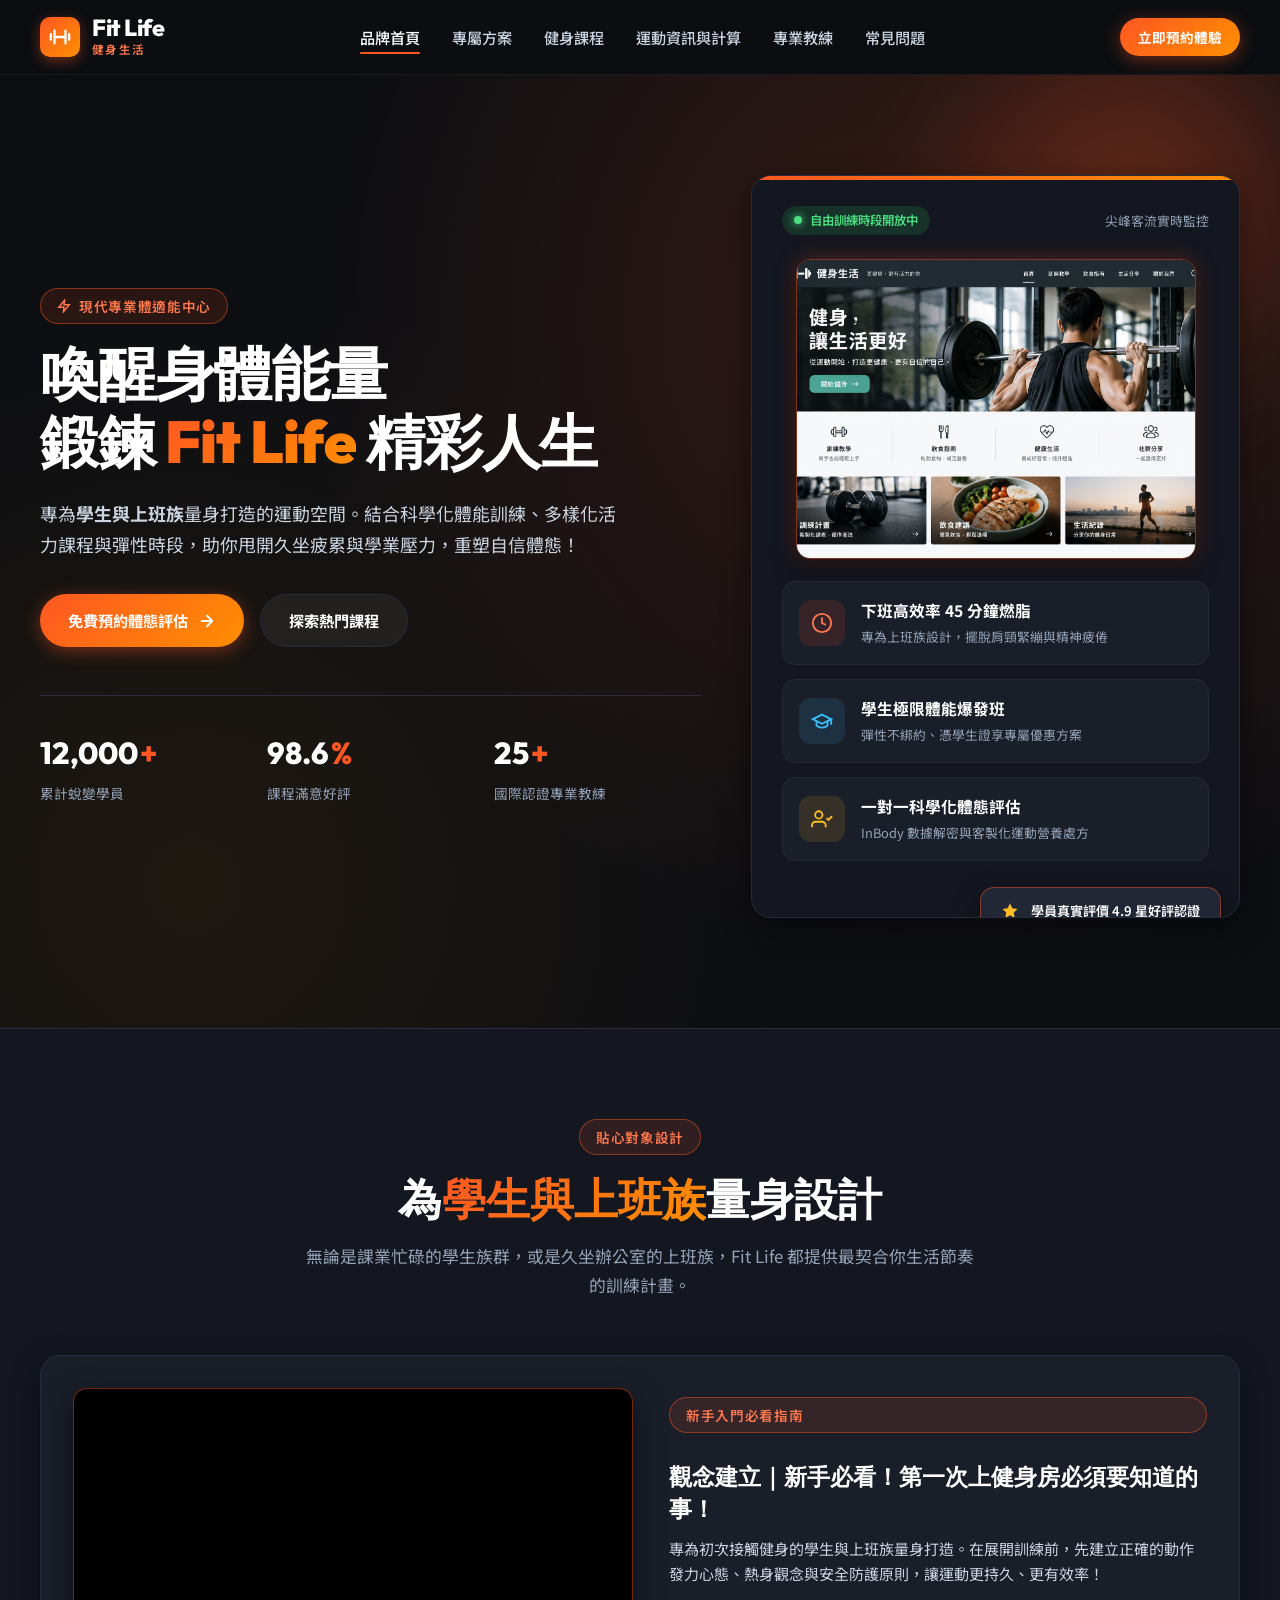
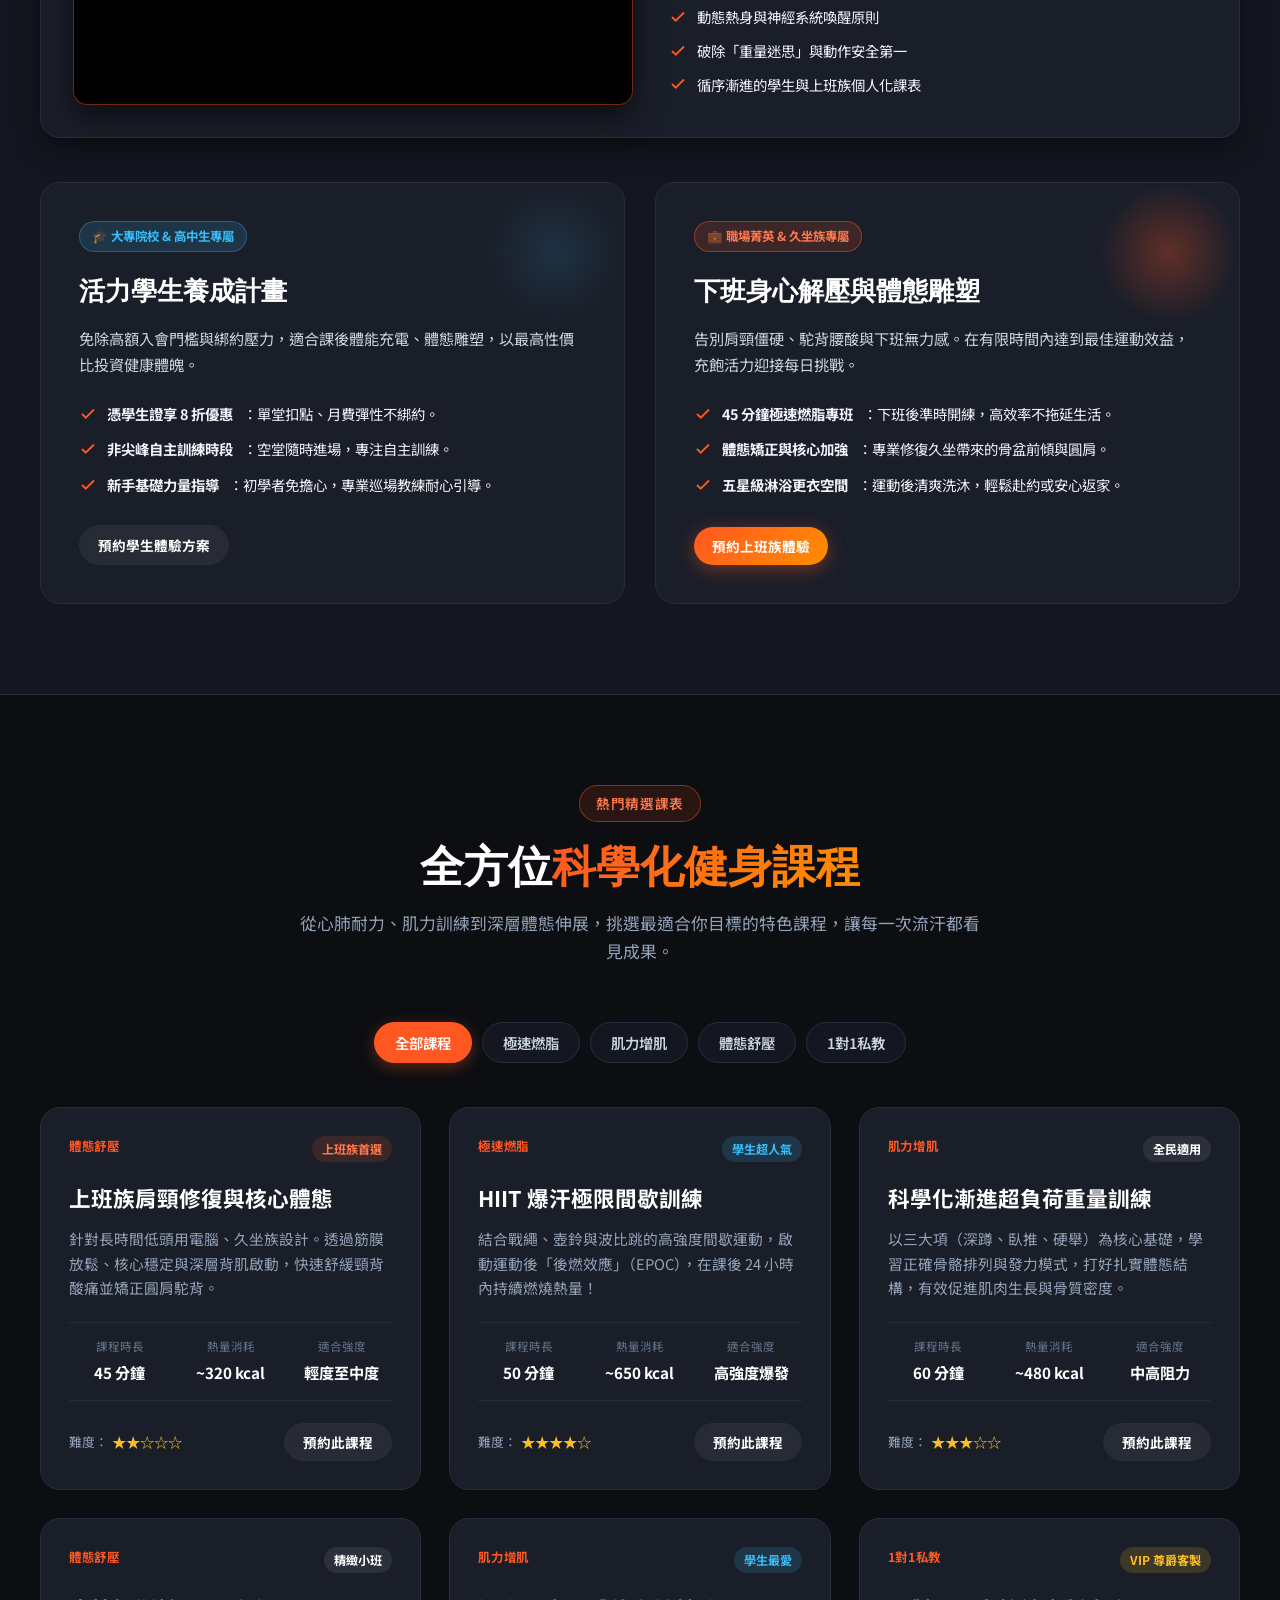
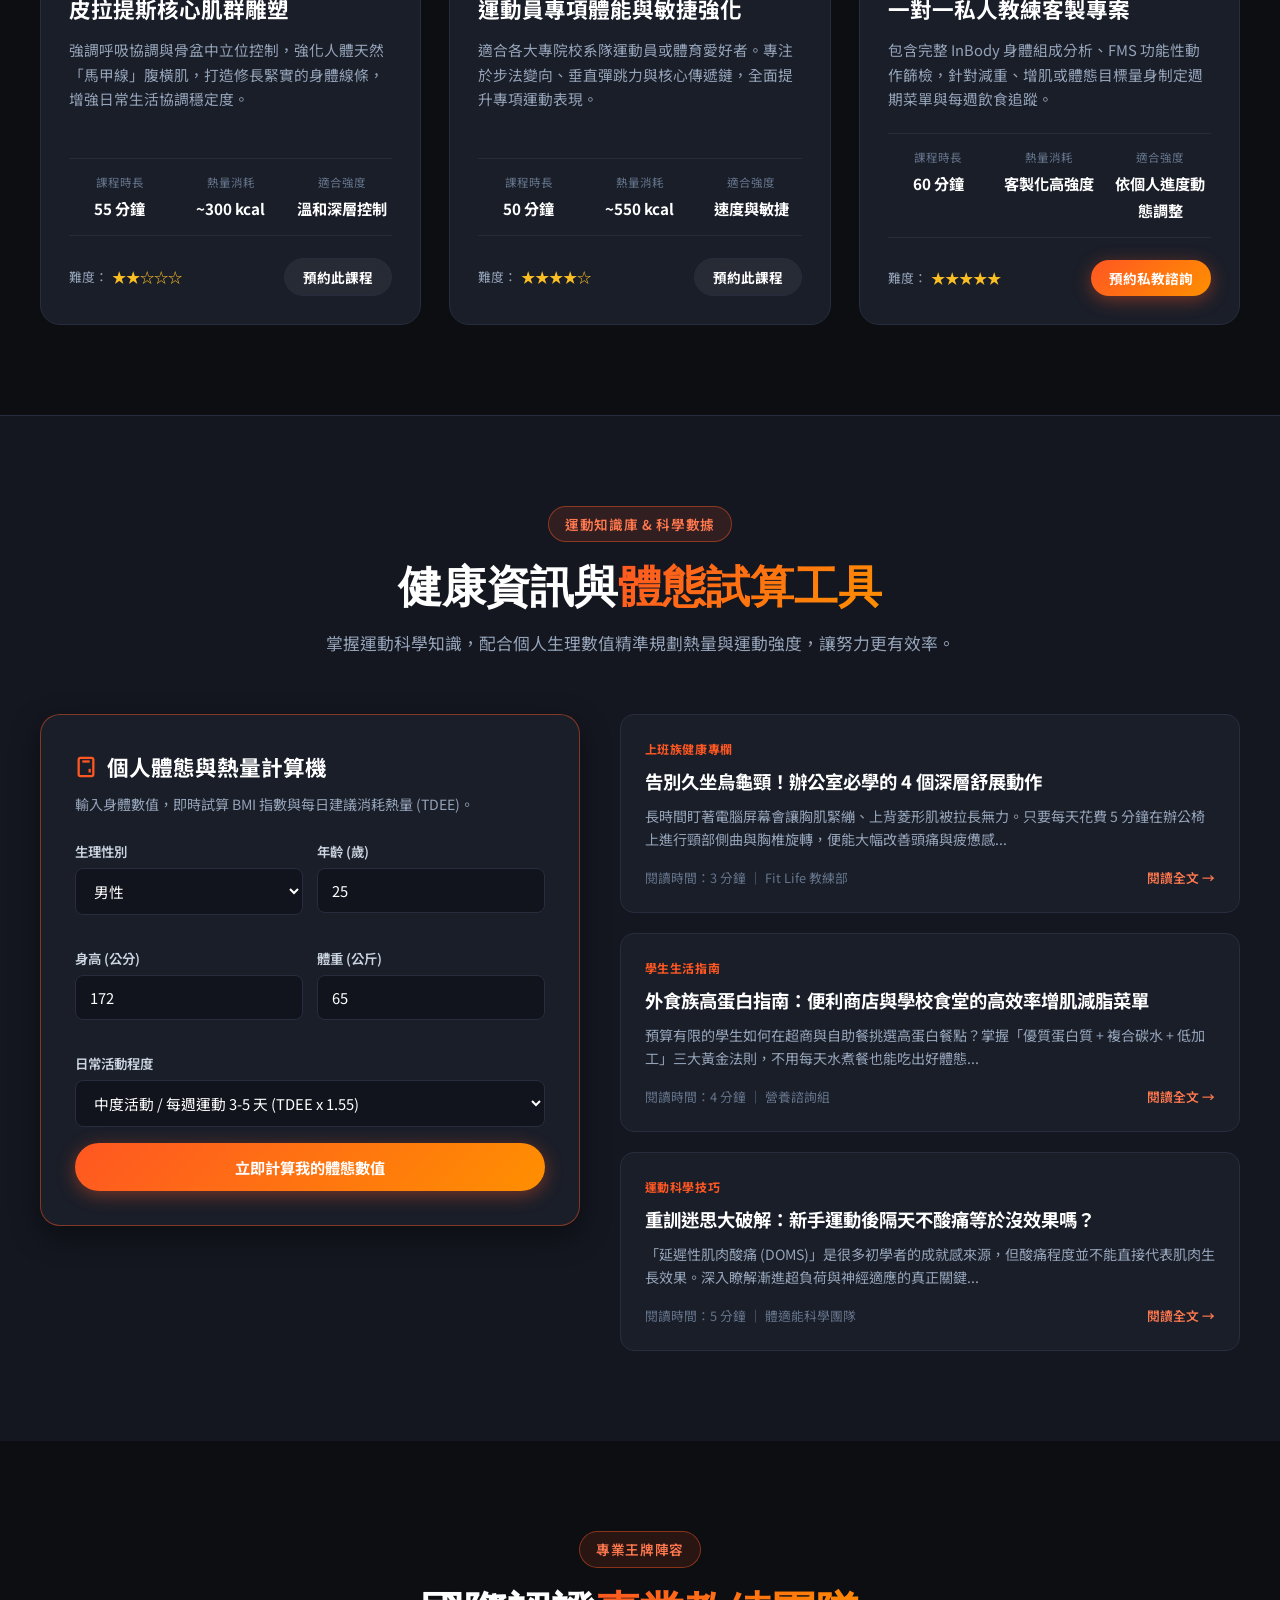
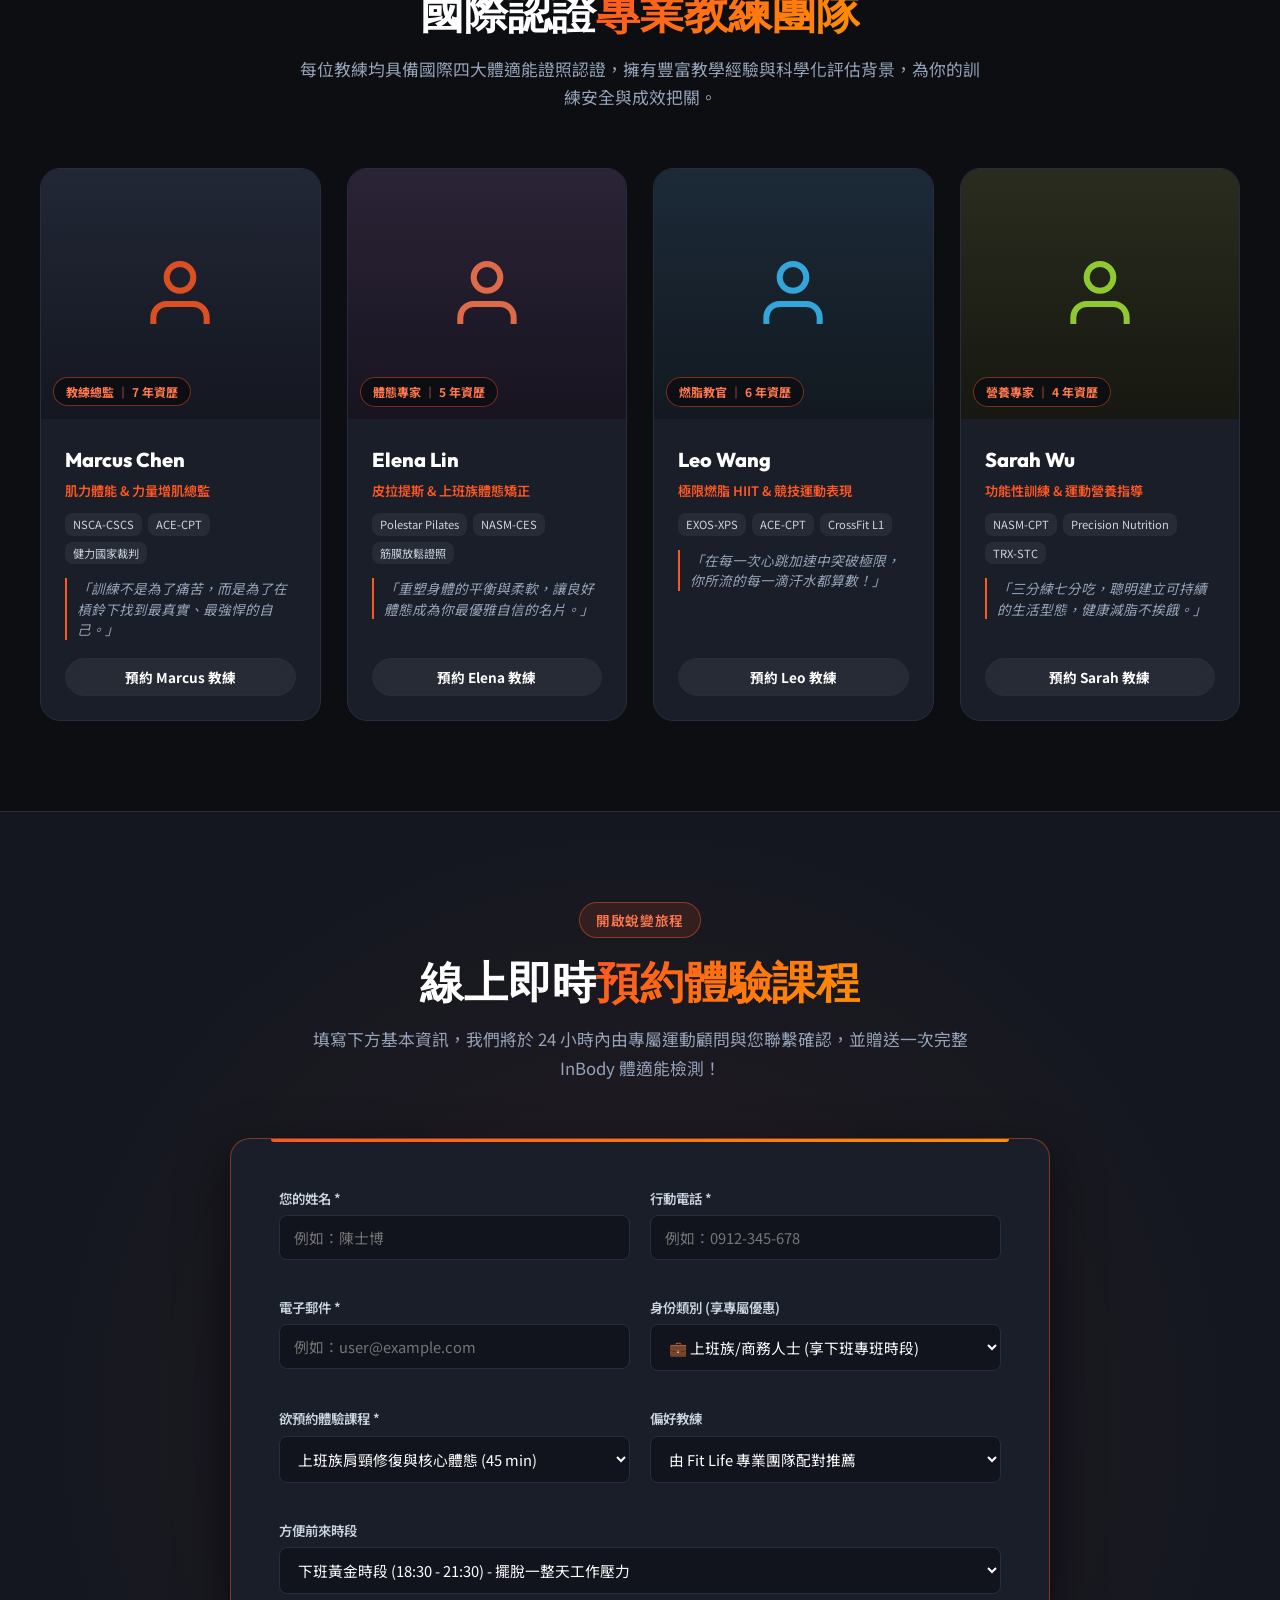
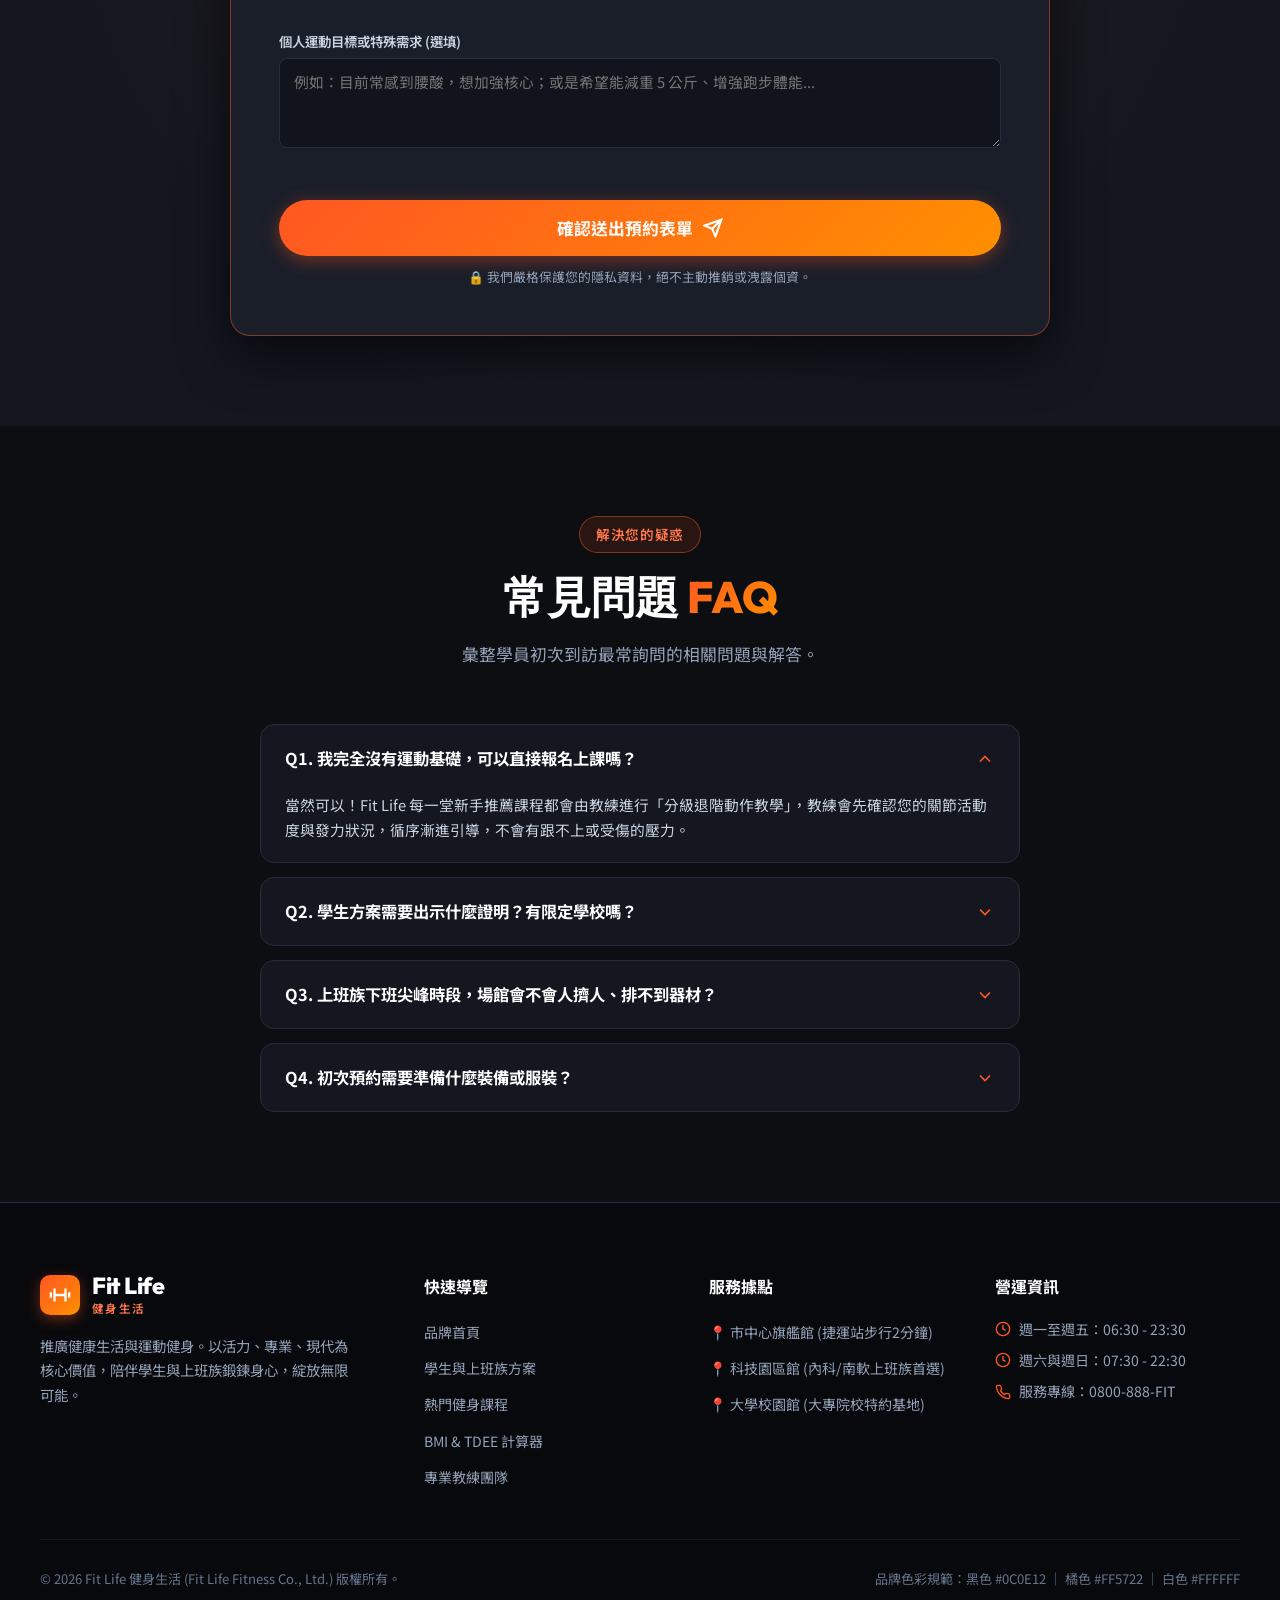
<file: onepage3/index.html>
<!DOCTYPE html>
<html lang="zh-Hant">
<head>
  <meta charset="UTF-8">
  <meta name="viewport" content="width=device-width, initial-scale=1.0">
  <meta name="description" content="Fit Life 健身生活 - 專為學生與上班族打造的活力運動空間。提供科學化健身課程、專業教練指導、運動健康資訊與即時課程預約。">
  <title>Fit Life 健身生活 ｜ 活力・專業・現代 運動健身品牌</title>
  
  <!-- Google Fonts -->
  <link rel="preconnect" href="https://fonts.googleapis.com">
  <link rel="preconnect" href="https://fonts.gstatic.com" crossorigin>
  <link href="https://fonts.googleapis.com/css2?family=Noto+Sans+TC:wght@300;400;500;600;700;900&family=Outfit:wght@400;600;700;800;900&display=swap" rel="stylesheet">

  <style>
    /* ==========================================================================
       CSS Variables & Reset (品牌核心色：黑色、橘色、白色)
       ========================================================================== */
    :root {
      --bg-black: #0c0e12;
      --bg-surface: #141720;
      --bg-card: #1a1e29;
      --bg-card-hover: #222736;
      --bg-input: #11141c;
      
      --brand-orange: #ff5722;
      --brand-orange-light: #ff784e;
      --brand-orange-dark: #e64a19;
      --brand-orange-glow: rgba(255, 87, 34, 0.3);
      --gradient-orange: linear-gradient(135deg, #ff5722 0%, #ff8f00 100%);
      
      --text-white: #ffffff;
      --text-gray-100: #f1f5f9;
      --text-gray-300: #cbd5e1;
      --text-gray-400: #94a3b8;
      --text-gray-500: #64748b;
      
      --border-subtle: #272d3e;
      --border-accent: rgba(255, 87, 34, 0.45);
      
      --radius-sm: 8px;
      --radius-md: 14px;
      --radius-lg: 20px;
      --radius-full: 9999px;
      
      --font-heading: 'Outfit', -apple-system, BlinkMacSystemFont, "Segoe UI", Roboto, sans-serif;
      --font-body: 'Noto Sans TC', -apple-system, BlinkMacSystemFont, sans-serif;
      
      --shadow-card: 0 10px 30px rgba(0, 0, 0, 0.45);
      --shadow-glow: 0 0 25px rgba(255, 87, 34, 0.35);
      --transition: all 0.28s cubic-bezier(0.4, 0, 0.2, 1);
    }

    *, *::before, *::after {
      box-sizing: border-box;
      margin: 0;
      padding: 0;
    }

    html {
      scroll-behavior: smooth;
      font-size: 16px;
    }

    body {
      background-color: var(--bg-black);
      color: var(--text-gray-100);
      font-family: var(--font-body);
      line-height: 1.65;
      overflow-x: hidden;
      -webkit-font-smoothing: antialiased;
    }

    a {
      color: inherit;
      text-decoration: none;
      transition: var(--transition);
    }

    button, input, select, textarea {
      font-family: inherit;
      color: inherit;
    }

    img {
      max-width: 100%;
      height: auto;
      display: block;
    }

    .container {
      width: min(1200px, calc(100% - 40px));
      margin: 0 auto;
    }

    /* ==========================================================================
       Typography & Utility
       ========================================================================== */
    .section {
      padding: 90px 0;
      position: relative;
    }

    .section-header {
      text-align: center;
      max-width: 680px;
      margin: 0 auto 56px;
    }

    .badge-tag {
      display: inline-flex;
      align-items: center;
      gap: 8px;
      padding: 6px 16px;
      border-radius: var(--radius-full);
      background: rgba(255, 87, 34, 0.12);
      border: 1px solid var(--border-accent);
      color: var(--brand-orange-light);
      font-size: 0.85rem;
      font-weight: 600;
      letter-spacing: 0.05em;
      margin-bottom: 16px;
      text-transform: uppercase;
    }

    .section-title {
      font-family: var(--font-heading);
      font-size: clamp(2rem, 3.5vw, 2.75rem);
      font-weight: 800;
      color: var(--text-white);
      line-height: 1.25;
      margin-bottom: 16px;
    }

    .section-title span {
      background: var(--gradient-orange);
      -webkit-background-clip: text;
      -webkit-text-fill-color: transparent;
    }

    .section-desc {
      color: var(--text-gray-400);
      font-size: 1.05rem;
      line-height: 1.7;
    }

    /* 按鈕樣式 */
    .btn {
      display: inline-flex;
      align-items: center;
      justify-content: center;
      gap: 10px;
      padding: 13px 28px;
      font-size: 0.95rem;
      font-weight: 700;
      border-radius: var(--radius-full);
      cursor: pointer;
      border: none;
      transition: var(--transition);
      white-space: nowrap;
    }

    .btn-primary {
      background: var(--gradient-orange);
      color: var(--text-white);
      box-shadow: 0 4px 18px rgba(255, 87, 34, 0.4);
    }

    .btn-primary:hover {
      transform: translateY(-3px);
      box-shadow: 0 8px 25px rgba(255, 87, 34, 0.6);
      background: linear-gradient(135deg, #ff6a3c 0%, #ffa01a 100%);
    }

    .btn-secondary {
      background: rgba(255, 255, 255, 0.06);
      color: var(--text-white);
      border: 1px solid var(--border-subtle);
      backdrop-filter: blur(8px);
    }

    .btn-secondary:hover {
      background: rgba(255, 255, 255, 0.12);
      border-color: var(--text-gray-300);
      transform: translateY(-3px);
    }

    .btn-sm {
      padding: 8px 18px;
      font-size: 0.85rem;
    }

    /* ==========================================================================
       Navigation Bar
       ========================================================================== */
    .header {
      position: sticky;
      top: 0;
      z-index: 1000;
      background: rgba(12, 14, 18, 0.88);
      backdrop-filter: blur(14px);
      border-bottom: 1px solid rgba(255, 255, 255, 0.06);
      transition: var(--transition);
    }

    .nav {
      display: flex;
      align-items: center;
      justify-content: space-between;
      height: 74px;
    }

    .brand {
      display: flex;
      align-items: center;
      gap: 12px;
    }

    .brand-icon {
      width: 40px;
      height: 40px;
      background: var(--gradient-orange);
      border-radius: 10px;
      display: flex;
      align-items: center;
      justify-content: center;
      color: #fff;
      box-shadow: 0 4px 14px rgba(255, 87, 34, 0.4);
    }

    .brand-text {
      display: flex;
      flex-direction: column;
    }

    .brand-name {
      font-family: var(--font-heading);
      font-size: 1.45rem;
      font-weight: 800;
      letter-spacing: -0.02em;
      color: var(--text-white);
      line-height: 1.1;
    }

    .brand-sub {
      font-size: 0.72rem;
      color: var(--brand-orange-light);
      font-weight: 600;
      letter-spacing: 0.12em;
    }

    .nav-menu {
      display: flex;
      align-items: center;
      gap: 32px;
      list-style: none;
    }

    .nav-link {
      font-size: 0.95rem;
      font-weight: 500;
      color: var(--text-gray-300);
      position: relative;
      padding: 6px 0;
    }

    .nav-link:hover, .nav-link.active {
      color: var(--text-white);
    }

    .nav-link::after {
      content: "";
      position: absolute;
      bottom: 0;
      left: 0;
      width: 0;
      height: 2px;
      background: var(--brand-orange);
      transition: var(--transition);
      border-radius: 2px;
    }

    .nav-link:hover::after, .nav-link.active::after {
      width: 100%;
    }

    .nav-actions {
      display: flex;
      align-items: center;
      gap: 14px;
    }

    .nav-toggle {
      display: none;
      background: transparent;
      border: none;
      color: var(--text-white);
      cursor: pointer;
      padding: 6px;
    }

    /* ==========================================================================
       Hero Section
       ========================================================================== */
    .hero {
      position: relative;
      padding: 100px 0 110px;
      overflow: hidden;
      background: radial-gradient(circle at 75% 25%, rgba(255, 87, 34, 0.18) 0%, transparent 55%),
                  radial-gradient(circle at 15% 85%, rgba(255, 143, 0, 0.08) 0%, transparent 45%);
    }

    .hero::before {
      content: "";
      position: absolute;
      top: -120px;
      right: -100px;
      width: 480px;
      height: 480px;
      background: radial-gradient(circle, var(--brand-orange-glow) 0%, transparent 70%);
      pointer-events: none;
      filter: blur(50px);
    }

    .hero-grid {
      display: grid;
      grid-template-columns: 1.15fr 0.85fr;
      align-items: center;
      gap: 50px;
    }

    .hero-content {
      position: relative;
      z-index: 2;
    }

    .hero-title {
      font-family: var(--font-heading);
      font-size: clamp(2.5rem, 4.6vw, 3.8rem);
      font-weight: 900;
      color: var(--text-white);
      line-height: 1.15;
      margin-bottom: 22px;
      letter-spacing: -0.02em;
    }

    .hero-title span {
      background: var(--gradient-orange);
      -webkit-background-clip: text;
      -webkit-text-fill-color: transparent;
      display: inline-block;
    }

    .hero-subtitle {
      font-size: 1.12rem;
      color: var(--text-gray-300);
      margin-bottom: 34px;
      line-height: 1.75;
      max-width: 580px;
    }

    .hero-buttons {
      display: flex;
      flex-wrap: wrap;
      gap: 16px;
      margin-bottom: 48px;
    }

    .hero-metrics {
      display: grid;
      grid-template-columns: repeat(3, 1fr);
      gap: 20px;
      padding-top: 32px;
      border-top: 1px solid var(--border-subtle);
    }

    .metric-item h4 {
      font-family: var(--font-heading);
      font-size: 1.9rem;
      font-weight: 800;
      color: var(--text-white);
      display: flex;
      align-items: center;
      gap: 2px;
    }

    .metric-item h4 span {
      color: var(--brand-orange);
    }

    .metric-item p {
      font-size: 0.85rem;
      color: var(--text-gray-400);
      margin-top: 4px;
    }

    /* Hero 視覺卡片右側 */
    .hero-visual {
      position: relative;
      z-index: 2;
    }

    .hero-card-main {
      background: var(--bg-surface);
      border: 1px solid var(--border-subtle);
      border-radius: var(--radius-lg);
      padding: 30px;
      box-shadow: var(--shadow-card);
      position: relative;
      overflow: hidden;
    }

    .hero-card-main::before {
      content: "";
      position: absolute;
      top: 0;
      left: 0;
      right: 0;
      height: 4px;
      background: var(--gradient-orange);
    }

    .hero-banner-badge {
      display: flex;
      justify-content: space-between;
      align-items: center;
      margin-bottom: 24px;
    }

    .pulse-pill {
      display: inline-flex;
      align-items: center;
      gap: 8px;
      padding: 4px 12px;
      background: rgba(34, 197, 94, 0.15);
      color: #4ade80;
      border-radius: var(--radius-full);
      font-size: 0.78rem;
      font-weight: 600;
    }

    .pulse-dot {
      width: 8px;
      height: 8px;
      border-radius: 50%;
      background: #4ade80;
      box-shadow: 0 0 8px #4ade80;
      animation: pulse 1.8s infinite;
    }

    @keyframes pulse {
      0%, 100% { opacity: 1; transform: scale(1); }
      50% { opacity: 0.4; transform: scale(0.85); }
    }

    /* Hero Image Spec (images/hero.png 400x300) */
    .hero-photo-wrapper {
      display: flex;
      justify-content: center;
      align-items: center;
      margin: 0 auto 22px;
      width: 100%;
      max-width: 400px;
    }

    .hero-photo {
      display: block;
      width: 400px;
      height: 300px;
      max-width: 100%;
      height: auto;
      aspect-ratio: 400 / 300;
      object-fit: cover;
      border-radius: var(--radius-md);
      border: 1px solid var(--border-accent);
      box-shadow: 0 10px 25px rgba(0, 0, 0, 0.45), 0 0 20px var(--brand-orange-glow);
      transition: var(--transition);
    }

    .hero-photo:hover {
      transform: scale(1.02);
      border-color: var(--brand-orange-light);
    }

    .hero-program-preview {
      display: flex;
      flex-direction: column;
      gap: 14px;
      margin-bottom: 26px;
    }

    .preview-box {
      background: var(--bg-card);
      border: 1px solid rgba(255, 255, 255, 0.05);
      padding: 16px;
      border-radius: var(--radius-md);
      display: flex;
      align-items: center;
      gap: 16px;
      transition: var(--transition);
    }

    .preview-box:hover {
      border-color: var(--border-accent);
      transform: translateX(4px);
    }

    .preview-icon {
      width: 46px;
      height: 46px;
      border-radius: 12px;
      background: rgba(255, 87, 34, 0.12);
      color: var(--brand-orange-light);
      display: flex;
      align-items: center;
      justify-content: center;
      flex-shrink: 0;
    }

    .preview-info h5 {
      font-size: 0.98rem;
      font-weight: 700;
      color: var(--text-white);
      margin-bottom: 3px;
    }

    .preview-info p {
      font-size: 0.8rem;
      color: var(--text-gray-400);
    }

    .hero-float-badge {
      position: absolute;
      bottom: -18px;
      right: 18px;
      background: var(--bg-card-hover);
      border: 1px solid var(--border-accent);
      padding: 12px 20px;
      border-radius: var(--radius-md);
      box-shadow: 0 10px 25px rgba(0, 0, 0, 0.6);
      display: flex;
      align-items: center;
      gap: 12px;
      font-size: 0.82rem;
      font-weight: 600;
      color: var(--text-white);
    }

    .hero-float-badge svg {
      color: #fbbf24;
    }

    /* ==========================================================================
       Target Audience: 學生與上班族專屬雙軌機制
       ========================================================================== */
    .audience-section {
      background: var(--bg-surface);
      border-top: 1px solid var(--border-subtle);
      border-bottom: 1px solid var(--border-subtle);
    }

    /* Video Showcase (Spec: 560x315 左為影片崁入) */
    .video-showcase {
      margin-bottom: 44px;
      background: var(--bg-card);
      border: 1px solid var(--border-subtle);
      border-radius: var(--radius-lg);
      padding: 32px;
      box-shadow: var(--shadow-card);
    }

    .video-grid {
      display: grid;
      grid-template-columns: 560px 1fr;
      gap: 36px;
      align-items: center;
    }

    .video-wrapper {
      position: relative;
      width: 100%;
      max-width: 560px;
      border-radius: var(--radius-md);
      overflow: hidden;
      box-shadow: 0 12px 30px rgba(0, 0, 0, 0.55);
      border: 1px solid var(--border-accent);
      background: #000;
    }

    .video-wrapper iframe {
      display: block;
      width: 560px;
      height: 315px;
      max-width: 100%;
      border: none;
      aspect-ratio: 16 / 9;
    }

    .video-info-card {
      display: flex;
      flex-direction: column;
      gap: 12px;
    }

    .video-title {
      font-size: 1.45rem;
      font-weight: 800;
      color: var(--text-white);
      line-height: 1.35;
      font-family: var(--font-heading);
    }

    .video-desc {
      color: var(--text-gray-300);
      font-size: 0.94rem;
      line-height: 1.7;
    }

    .video-features {
      display: flex;
      flex-direction: column;
      gap: 10px;
      margin-top: 6px;
    }

    .video-feat-item {
      display: flex;
      align-items: center;
      gap: 10px;
      color: var(--text-gray-200);
      font-size: 0.9rem;
    }

    .video-feat-item svg {
      width: 18px;
      height: 18px;
      color: var(--brand-orange);
      flex-shrink: 0;
    }

    @media (max-width: 1100px) {
      .video-grid {
        grid-template-columns: 1fr;
        justify-items: center;
      }
      .video-wrapper {
        max-width: 100%;
      }
      .video-wrapper iframe {
        width: 100%;
        height: auto;
      }
    }

    .audience-grid {
      display: grid;
      grid-template-columns: 1fr 1fr;
      gap: 30px;
    }

    .audience-card {
      background: var(--bg-card);
      border: 1px solid var(--border-subtle);
      border-radius: var(--radius-lg);
      padding: 38px;
      position: relative;
      overflow: hidden;
      transition: var(--transition);
      display: flex;
      flex-direction: column;
      justify-content: space-between;
    }

    .audience-card:hover {
      border-color: var(--brand-orange);
      transform: translateY(-4px);
      box-shadow: var(--shadow-card);
    }

    .audience-card.student::after {
      content: "";
      position: absolute;
      top: 0;
      right: 0;
      width: 140px;
      height: 140px;
      background: radial-gradient(circle, rgba(56, 189, 248, 0.12) 0%, transparent 70%);
      pointer-events: none;
    }

    .audience-card.worker::after {
      content: "";
      position: absolute;
      top: 0;
      right: 0;
      width: 140px;
      height: 140px;
      background: radial-gradient(circle, var(--brand-orange-glow) 0%, transparent 70%);
      pointer-events: none;
    }

    .audience-tag {
      display: inline-flex;
      align-items: center;
      gap: 6px;
      padding: 4px 12px;
      border-radius: var(--radius-full);
      font-size: 0.78rem;
      font-weight: 700;
      margin-bottom: 18px;
    }

    .audience-card.student .audience-tag {
      background: rgba(56, 189, 248, 0.15);
      color: #38bdf8;
      border: 1px solid rgba(56, 189, 248, 0.3);
    }

    .audience-card.worker .audience-tag {
      background: rgba(255, 87, 34, 0.15);
      color: var(--brand-orange-light);
      border: 1px solid var(--border-accent);
    }

    .audience-title {
      font-size: 1.6rem;
      font-weight: 800;
      color: var(--text-white);
      margin-bottom: 14px;
      font-family: var(--font-heading);
    }

    .audience-desc {
      color: var(--text-gray-300);
      font-size: 0.95rem;
      line-height: 1.7;
      margin-bottom: 24px;
    }

    .audience-perks {
      list-style: none;
      display: flex;
      flex-direction: column;
      gap: 12px;
      margin-bottom: 28px;
    }

    .audience-perks li {
      display: flex;
      align-items: flex-start;
      gap: 10px;
      font-size: 0.9rem;
      color: var(--text-gray-200);
    }

    .audience-perks svg {
      width: 18px;
      height: 18px;
      color: var(--brand-orange);
      flex-shrink: 0;
      margin-top: 3px;
    }

    /* ==========================================================================
       Fitness Courses Section (健身課程介紹)
       ========================================================================== */
    .filter-bar {
      display: flex;
      justify-content: center;
      flex-wrap: wrap;
      gap: 10px;
      margin-bottom: 44px;
    }

    .filter-btn {
      padding: 9px 20px;
      border-radius: var(--radius-full);
      background: var(--bg-surface);
      border: 1px solid var(--border-subtle);
      color: var(--text-gray-300);
      font-size: 0.9rem;
      font-weight: 600;
      cursor: pointer;
      transition: var(--transition);
    }

    .filter-btn:hover, .filter-btn.active {
      background: var(--brand-orange);
      color: var(--text-white);
      border-color: var(--brand-orange);
      box-shadow: 0 4px 15px rgba(255, 87, 34, 0.35);
    }

    .courses-grid {
      display: grid;
      grid-template-columns: repeat(auto-fit, minmax(340px, 1fr));
      gap: 28px;
    }

    .course-card {
      background: var(--bg-card);
      border: 1px solid var(--border-subtle);
      border-radius: var(--radius-lg);
      padding: 28px;
      display: flex;
      flex-direction: column;
      justify-content: space-between;
      position: relative;
      transition: var(--transition);
      overflow: hidden;
    }

    .course-card:hover {
      border-color: var(--border-accent);
      transform: translateY(-5px);
      box-shadow: 0 16px 36px rgba(0, 0, 0, 0.5);
    }

    .course-header {
      display: flex;
      justify-content: space-between;
      align-items: flex-start;
      margin-bottom: 18px;
    }

    .course-target-badge {
      font-size: 0.76rem;
      font-weight: 700;
      padding: 3px 10px;
      border-radius: var(--radius-full);
      background: rgba(255, 255, 255, 0.08);
      color: var(--text-white);
    }

    .course-target-badge.student {
      background: rgba(56, 189, 248, 0.15);
      color: #38bdf8;
    }

    .course-target-badge.worker {
      background: rgba(255, 87, 34, 0.15);
      color: var(--brand-orange-light);
    }

    .course-category {
      font-size: 0.78rem;
      font-weight: 700;
      color: var(--brand-orange);
      letter-spacing: 0.05em;
    }

    .course-title {
      font-size: 1.35rem;
      font-weight: 700;
      color: var(--text-white);
      margin-bottom: 12px;
    }

    .course-desc {
      font-size: 0.92rem;
      color: var(--text-gray-400);
      line-height: 1.65;
      margin-bottom: 22px;
    }

    .course-meta {
      display: grid;
      grid-template-columns: repeat(3, 1fr);
      gap: 10px;
      padding: 14px 0;
      border-top: 1px solid rgba(255, 255, 255, 0.06);
      border-bottom: 1px solid rgba(255, 255, 255, 0.06);
      margin-bottom: 22px;
      text-align: center;
    }

    .meta-box span {
      display: block;
      font-size: 0.72rem;
      color: var(--text-gray-500);
      margin-bottom: 3px;
    }

    .meta-box strong {
      font-size: 0.95rem;
      font-weight: 700;
      color: var(--text-white);
    }

    .course-footer {
      display: flex;
      align-items: center;
      justify-content: space-between;
    }

    .course-difficulty {
      display: flex;
      align-items: center;
      gap: 4px;
      font-size: 0.8rem;
      color: var(--text-gray-400);
    }

    .stars {
      color: #fbbf24;
      font-size: 0.9rem;
    }

    /* ==========================================================================
       Interactive Health Tool & Fitness Information (運動資訊與互動計算)
       ========================================================================== */
    .info-section {
      background: var(--bg-surface);
      border-top: 1px solid var(--border-subtle);
    }

    .info-grid {
      display: grid;
      grid-template-columns: 1fr 1.15fr;
      gap: 40px;
      align-items: flex-start;
    }

    /* 互動計算機 */
    .calculator-card {
      background: var(--bg-card);
      border: 1px solid var(--border-accent);
      border-radius: var(--radius-lg);
      padding: 34px;
      box-shadow: var(--shadow-card);
      position: sticky;
      top: 100px;
    }

    .calc-title {
      font-size: 1.35rem;
      font-weight: 700;
      color: var(--text-white);
      margin-bottom: 8px;
      display: flex;
      align-items: center;
      gap: 10px;
    }

    .calc-title svg {
      color: var(--brand-orange);
    }

    .calc-desc {
      font-size: 0.88rem;
      color: var(--text-gray-400);
      margin-bottom: 24px;
    }

    .form-group-row {
      display: grid;
      grid-template-columns: 1fr 1fr;
      gap: 14px;
      margin-bottom: 16px;
    }

    .form-group {
      margin-bottom: 16px;
    }

    .form-label {
      display: block;
      font-size: 0.84rem;
      font-weight: 600;
      color: var(--text-gray-300);
      margin-bottom: 6px;
    }

    .form-input, .form-select {
      width: 100%;
      padding: 11px 14px;
      background: var(--bg-input);
      border: 1px solid var(--border-subtle);
      border-radius: var(--radius-sm);
      color: var(--text-white);
      font-size: 0.92rem;
      transition: var(--transition);
      outline: none;
    }

    .form-input:focus, .form-select:focus {
      border-color: var(--brand-orange);
      box-shadow: 0 0 0 3px rgba(255, 87, 34, 0.15);
    }

    .calc-result-box {
      margin-top: 22px;
      padding: 20px;
      background: rgba(255, 87, 34, 0.08);
      border: 1px solid var(--border-accent);
      border-radius: var(--radius-md);
      display: none;
    }

    .calc-result-box.active {
      display: block;
      animation: fadeIn 0.3s ease;
    }

    @keyframes fadeIn {
      from { opacity: 0; transform: translateY(6px); }
      to { opacity: 1; transform: translateY(0); }
    }

    .result-row {
      display: flex;
      justify-content: space-between;
      align-items: center;
      padding: 6px 0;
      font-size: 0.9rem;
    }

    .result-row strong {
      color: var(--brand-orange-light);
      font-family: var(--font-heading);
      font-size: 1.15rem;
    }

    .result-recommendation {
      margin-top: 10px;
      padding-top: 10px;
      border-top: 1px dashed rgba(255, 255, 255, 0.1);
      font-size: 0.82rem;
      color: var(--text-gray-300);
      line-height: 1.6;
    }

    /* 運動資訊文章列表 */
    .articles-list {
      display: flex;
      flex-direction: column;
      gap: 20px;
    }

    .article-card {
      background: var(--bg-card);
      border: 1px solid var(--border-subtle);
      border-radius: var(--radius-md);
      padding: 24px;
      transition: var(--transition);
      display: flex;
      flex-direction: column;
      gap: 10px;
    }

    .article-card:hover {
      border-color: rgba(255, 255, 255, 0.2);
      transform: translateX(4px);
    }

    .article-tag {
      font-size: 0.75rem;
      font-weight: 700;
      color: var(--brand-orange);
      text-transform: uppercase;
      letter-spacing: 0.05em;
    }

    .article-title {
      font-size: 1.15rem;
      font-weight: 700;
      color: var(--text-white);
      line-height: 1.4;
    }

    .article-snippet {
      font-size: 0.88rem;
      color: var(--text-gray-400);
      line-height: 1.65;
    }

    .article-footer {
      display: flex;
      align-items: center;
      justify-content: space-between;
      margin-top: 6px;
      font-size: 0.8rem;
      color: var(--text-gray-500);
    }

    .read-more-link {
      color: var(--brand-orange-light);
      font-weight: 600;
      display: inline-flex;
      align-items: center;
      gap: 4px;
      cursor: pointer;
    }

    .read-more-link:hover {
      color: #fff;
    }

    /* ==========================================================================
       Trainers Section (教練介紹)
       ========================================================================== */
    .trainers-grid {
      display: grid;
      grid-template-columns: repeat(auto-fit, minmax(260px, 1fr));
      gap: 26px;
    }

    .trainer-card {
      background: var(--bg-card);
      border: 1px solid var(--border-subtle);
      border-radius: var(--radius-lg);
      overflow: hidden;
      transition: var(--transition);
      display: flex;
      flex-direction: column;
    }

    .trainer-card:hover {
      border-color: var(--border-accent);
      transform: translateY(-6px);
      box-shadow: 0 16px 36px rgba(0, 0, 0, 0.5);
    }

    .trainer-image-wrapper {
      position: relative;
      height: 250px;
      background: #11141c;
      display: flex;
      align-items: center;
      justify-content: center;
      overflow: hidden;
    }

    .trainer-avatar-placeholder {
      width: 100%;
      height: 100%;
      background: linear-gradient(180deg, #222736 0%, #141720 100%);
      display: flex;
      flex-direction: column;
      align-items: center;
      justify-content: center;
      color: var(--brand-orange);
      position: relative;
    }

    .trainer-avatar-placeholder svg {
      width: 80px;
      height: 80px;
      opacity: 0.85;
    }

    .trainer-badge {
      position: absolute;
      bottom: 12px;
      left: 12px;
      background: rgba(12, 14, 18, 0.85);
      backdrop-filter: blur(8px);
      border: 1px solid var(--border-accent);
      padding: 4px 12px;
      border-radius: var(--radius-full);
      font-size: 0.75rem;
      font-weight: 700;
      color: var(--brand-orange-light);
    }

    .trainer-body {
      padding: 24px;
      flex: 1;
      display: flex;
      flex-direction: column;
      justify-content: space-between;
    }

    .trainer-name {
      font-size: 1.25rem;
      font-weight: 800;
      color: var(--text-white);
      margin-bottom: 4px;
      font-family: var(--font-heading);
    }

    .trainer-role {
      font-size: 0.82rem;
      color: var(--brand-orange);
      font-weight: 600;
      margin-bottom: 12px;
    }

    .trainer-certs {
      display: flex;
      flex-wrap: wrap;
      gap: 6px;
      margin-bottom: 14px;
    }

    .cert-pill {
      font-size: 0.7rem;
      padding: 2px 8px;
      background: rgba(255, 255, 255, 0.06);
      border-radius: var(--radius-sm);
      color: var(--text-gray-300);
    }

    .trainer-quote {
      font-size: 0.85rem;
      color: var(--text-gray-400);
      font-style: italic;
      line-height: 1.5;
      margin-bottom: 18px;
      border-left: 2px solid var(--brand-orange);
      padding-left: 10px;
    }

    /* ==========================================================================
       Booking Section (課程預約)
       ========================================================================== */
    .booking-section {
      background: radial-gradient(circle at 50% 50%, rgba(255, 87, 34, 0.08) 0%, transparent 70%),
                  var(--bg-surface);
      border-top: 1px solid var(--border-subtle);
    }

    .booking-card {
      max-width: 820px;
      margin: 0 auto;
      background: var(--bg-card);
      border: 1px solid var(--border-accent);
      border-radius: var(--radius-lg);
      padding: 48px;
      box-shadow: 0 20px 50px rgba(0, 0, 0, 0.6);
      position: relative;
    }

    .booking-card::before {
      content: "";
      position: absolute;
      top: 0;
      left: 40px;
      right: 40px;
      height: 3px;
      background: var(--gradient-orange);
      border-radius: 0 0 4px 4px;
    }

    .booking-form {
      display: grid;
      grid-template-columns: 1fr 1fr;
      gap: 20px;
    }

    .booking-form .full-width {
      grid-column: span 2;
    }

    .booking-textarea {
      width: 100%;
      padding: 12px 14px;
      background: var(--bg-input);
      border: 1px solid var(--border-subtle);
      border-radius: var(--radius-sm);
      color: var(--text-white);
      font-size: 0.92rem;
      resize: vertical;
      min-height: 90px;
      outline: none;
      transition: var(--transition);
    }

    .booking-textarea:focus {
      border-color: var(--brand-orange);
      box-shadow: 0 0 0 3px rgba(255, 87, 34, 0.15);
    }

    .booking-notice {
      font-size: 0.8rem;
      color: var(--text-gray-400);
      margin-top: 10px;
      text-align: center;
    }

    /* ==========================================================================
       FAQ & Social Proof
       ========================================================================== */
    .faq-grid {
      max-width: 760px;
      margin: 0 auto;
      display: flex;
      flex-direction: column;
      gap: 14px;
    }

    .faq-item {
      background: var(--bg-surface);
      border: 1px solid var(--border-subtle);
      border-radius: var(--radius-md);
      overflow: hidden;
      transition: var(--transition);
    }

    .faq-header {
      padding: 20px 24px;
      display: flex;
      justify-content: space-between;
      align-items: center;
      cursor: pointer;
      font-weight: 700;
      font-size: 1.02rem;
      color: var(--text-white);
    }

    .faq-header svg {
      width: 20px;
      height: 20px;
      color: var(--brand-orange);
      transition: transform 0.25s ease;
      flex-shrink: 0;
    }

    .faq-item.open .faq-header svg {
      transform: rotate(180deg);
    }

    .faq-content {
      padding: 0 24px 20px;
      color: var(--text-gray-300);
      font-size: 0.92rem;
      line-height: 1.7;
      display: none;
    }

    .faq-item.open .faq-content {
      display: block;
    }

    /* ==========================================================================
       Footer (頁尾)
       ========================================================================== */
    .footer {
      background: #08090c;
      border-top: 1px solid var(--border-subtle);
      padding: 70px 0 30px;
    }

    .footer-grid {
      display: grid;
      grid-template-columns: 1.4fr 1fr 1fr 1fr;
      gap: 40px;
      margin-bottom: 50px;
    }

    .footer-desc {
      color: var(--text-gray-400);
      font-size: 0.9rem;
      line-height: 1.7;
      margin: 16px 0 20px;
      max-width: 320px;
    }

    .footer-title {
      font-size: 1rem;
      font-weight: 700;
      color: var(--text-white);
      margin-bottom: 18px;
      position: relative;
    }

    .footer-links {
      list-style: none;
      display: flex;
      flex-direction: column;
      gap: 10px;
    }

    .footer-links a {
      color: var(--text-gray-400);
      font-size: 0.88rem;
    }

    .footer-links a:hover {
      color: var(--brand-orange-light);
      padding-left: 4px;
    }

    .footer-contact p {
      font-size: 0.88rem;
      color: var(--text-gray-400);
      margin-bottom: 8px;
      display: flex;
      align-items: center;
      gap: 8px;
    }

    .footer-contact svg {
      width: 16px;
      height: 16px;
      color: var(--brand-orange);
    }

    .footer-bottom {
      border-top: 1px solid rgba(255, 255, 255, 0.06);
      padding-top: 28px;
      display: flex;
      justify-content: space-between;
      align-items: center;
      font-size: 0.82rem;
      color: var(--text-gray-500);
      flex-wrap: wrap;
      gap: 14px;
    }

    /* ==========================================================================
       Modal Popups (預約成功 / 文章閱讀彈窗)
       ========================================================================== */
    .modal-backdrop {
      position: fixed;
      inset: 0;
      background: rgba(0, 0, 0, 0.75);
      backdrop-filter: blur(8px);
      z-index: 2000;
      display: none;
      align-items: center;
      justify-content: center;
      padding: 20px;
    }

    .modal-backdrop.active {
      display: flex;
    }

    .modal-card {
      background: var(--bg-surface);
      border: 1px solid var(--border-accent);
      border-radius: var(--radius-lg);
      max-width: 500px;
      width: 100%;
      padding: 34px;
      position: relative;
      box-shadow: 0 25px 60px rgba(0, 0, 0, 0.7);
      animation: modalPop 0.3s cubic-bezier(0.34, 1.56, 0.64, 1);
    }

    @keyframes modalPop {
      from { opacity: 0; transform: scale(0.9); }
      to { opacity: 1; transform: scale(1); }
    }

    .modal-close {
      position: absolute;
      top: 18px;
      right: 18px;
      background: transparent;
      border: none;
      color: var(--text-gray-400);
      font-size: 1.5rem;
      cursor: pointer;
      line-height: 1;
    }

    .modal-close:hover {
      color: var(--text-white);
    }

    .modal-success-icon {
      width: 64px;
      height: 64px;
      background: rgba(34, 197, 94, 0.15);
      color: #22c55e;
      border-radius: 50%;
      display: flex;
      align-items: center;
      justify-content: center;
      margin: 0 auto 20px;
    }

    .modal-title {
      font-size: 1.45rem;
      font-weight: 800;
      color: var(--text-white);
      text-align: center;
      margin-bottom: 8px;
    }

    .modal-desc {
      text-align: center;
      font-size: 0.92rem;
      color: var(--text-gray-300);
      margin-bottom: 22px;
      line-height: 1.6;
    }

    .modal-summary-box {
      background: var(--bg-card);
      border: 1px solid var(--border-subtle);
      border-radius: var(--radius-md);
      padding: 18px;
      font-size: 0.85rem;
      color: var(--text-gray-300);
      margin-bottom: 24px;
    }

    .modal-summary-box p {
      margin-bottom: 6px;
      display: flex;
      justify-content: space-between;
    }

    .modal-summary-box p:last-child {
      margin-bottom: 0;
    }

    /* ==========================================================================
       Responsive Breakpoints
       ========================================================================== */
    @media (max-width: 992px) {
      .hero-grid {
        grid-template-columns: 1fr;
        gap: 40px;
      }
      .hero-visual {
        max-width: 550px;
        margin: 0 auto;
        width: 100%;
      }
      .audience-grid {
        grid-template-columns: 1fr;
      }
      .info-grid {
        grid-template-columns: 1fr;
      }
      .calculator-card {
        position: static;
      }
      .footer-grid {
        grid-template-columns: 1fr 1fr;
      }
    }

    @media (max-width: 768px) {
      .nav-menu {
        display: none;
        position: absolute;
        top: 74px;
        left: 0;
        right: 0;
        background: var(--bg-surface);
        flex-direction: column;
        padding: 24px;
        border-bottom: 1px solid var(--border-subtle);
        gap: 16px;
      }
      .nav-menu.open {
        display: flex;
      }
      .nav-toggle {
        display: block;
      }
      .booking-form {
        grid-template-columns: 1fr;
      }
      .booking-form .full-width {
        grid-column: span 1;
      }
      .booking-card {
        padding: 28px 20px;
      }
      .footer-grid {
        grid-template-columns: 1fr;
      }
      .hero-metrics {
        grid-template-columns: 1fr 1fr;
      }
    }
  </style>
</head>
<body>

  <!-- ==========================================================================
       導覽列 Navigation Bar
       ========================================================================== -->
  <header class="header">
    <div class="container">
      <nav class="nav">
        <!-- Brand Logo -->
        <a href="#hero" class="brand">
          <div class="brand-icon">
            <svg width="22" height="22" viewBox="0 0 24 24" fill="none" stroke="currentColor" stroke-width="2.5" stroke-linecap="round" stroke-linejoin="round">
              <path d="M6 5v14M18 5v14M2 9v6M22 9v6M6 12h12"></path>
            </svg>
          </div>
          <div class="brand-text">
            <span class="brand-name">Fit Life</span>
            <span class="brand-sub">健身生活</span>
          </div>
        </a>

        <!-- Menu Links -->
        <ul class="nav-menu" id="navMenu">
          <li><a href="#hero" class="nav-link active">品牌首頁</a></li>
          <li><a href="#audience" class="nav-link">專屬方案</a></li>
          <li><a href="#courses" class="nav-link">健身課程</a></li>
          <li><a href="#health-tool" class="nav-link">運動資訊與計算</a></li>
          <li><a href="#trainers" class="nav-link">專業教練</a></li>
          <li><a href="#faq" class="nav-link">常見問題</a></li>
        </ul>

        <!-- Right Action Button -->
        <div class="nav-actions">
          <a href="#booking" class="btn btn-primary btn-sm">立即預約體驗</a>
          <button class="nav-toggle" id="navToggle" aria-label="切換導覽選單">
            <svg width="24" height="24" viewBox="0 0 24 24" fill="none" stroke="currentColor" stroke-width="2" stroke-linecap="round" stroke-linejoin="round">
              <line x1="3" y1="12" x2="21" y2="12"></line>
              <line x1="3" y1="6" x2="21" y2="6"></line>
              <line x1="3" y1="18" x2="21" y2="18"></line>
            </svg>
          </button>
        </div>
      </nav>
    </div>
  </header>

  <!-- ==========================================================================
       主視覺區 Hero Section
       ========================================================================== -->
  <section class="hero" id="hero">
    <div class="container">
      <div class="hero-grid">
        <!-- Left: Copy & Call-to-action -->
        <div class="hero-content">
          <div class="badge-tag">
            <svg width="14" height="14" viewBox="0 0 24 24" fill="none" stroke="currentColor" stroke-width="2.5">
              <polygon points="13 2 3 14 12 14 11 22 21 10 12 10 13 2"></polygon>
            </svg>
            現代專業體適能中心
          </div>

          <h1 class="hero-title">
            喚醒身體能量<br>
            鍛鍊 <span>Fit Life</span> 精彩人生
          </h1>

          <p class="hero-subtitle">
            專為<strong>學生與上班族</strong>量身打造的運動空間。結合科學化體能訓練、多樣化活力課程與彈性時段，助你甩開久坐疲累與學業壓力，重塑自信體態！
          </p>

          <div class="hero-buttons">
            <a href="#booking" class="btn btn-primary">
              免費預約體態評估
              <svg width="18" height="18" viewBox="0 0 24 24" fill="none" stroke="currentColor" stroke-width="2.5" stroke-linecap="round" stroke-linejoin="round">
                <path d="M5 12h14M12 5l7 7-7 7"></path>
              </svg>
            </a>
            <a href="#courses" class="btn btn-secondary">探索熱門課程</a>
          </div>

          <div class="hero-metrics">
            <div class="metric-item">
              <h4>12,000<span>+</span></h4>
              <p>累計蛻變學員</p>
            </div>
            <div class="metric-item">
              <h4>98.6<span>%</span></h4>
              <p>課程滿意好評</p>
            </div>
            <div class="metric-item">
              <h4>25<span>+</span></h4>
              <p>國際認證專業教練</p>
            </div>
          </div>
        </div>

        <!-- Right: Interactive Visual Card -->
        <div class="hero-visual">
          <div class="hero-card-main">
            <div class="hero-banner-badge">
              <span class="pulse-pill">
                <span class="pulse-dot"></span> 自由訓練時段開放中
              </span>
              <span style="font-size: 0.8rem; color: var(--text-gray-400);">尖峰客流實時監控</span>
            </div>

            <!-- Hero Photo - Spec: images/hero.png, 400x300 -->
            <div class="hero-photo-wrapper">
              <img class="hero-photo" src="images/hero.png" width="400" height="300" alt="Fit Life 健身生活 主視覺形象照" onerror="this.onerror=null;this.src='images/hero.jpg';">
            </div>

            <div class="hero-program-preview">
              <div class="preview-box">
                <div class="preview-icon">
                  <svg width="22" height="22" viewBox="0 0 24 24" fill="none" stroke="currentColor" stroke-width="2">
                    <circle cx="12" cy="12" r="10"></circle>
                    <polyline points="12 6 12 12 16 14"></polyline>
                  </svg>
                </div>
                <div class="preview-info">
                  <h5>下班高效率 45 分鐘燃脂</h5>
                  <p>專為上班族設計，擺脫肩頸緊繃與精神疲倦</p>
                </div>
              </div>

              <div class="preview-box">
                <div class="preview-icon" style="background: rgba(56, 189, 248, 0.12); color: #38bdf8;">
                  <svg width="22" height="22" viewBox="0 0 24 24" fill="none" stroke="currentColor" stroke-width="2">
                    <path d="M22 10v6M2 10l10-5 10 5-10 5z"></path>
                    <path d="M6 12v5c3 3 9 3 12 0v-5"></path>
                  </svg>
                </div>
                <div class="preview-info">
                  <h5>學生極限體能爆發班</h5>
                  <p>彈性不綁約、憑學生證享專屬優惠方案</p>
                </div>
              </div>

              <div class="preview-box">
                <div class="preview-icon" style="background: rgba(251, 191, 36, 0.12); color: #fbbf24;">
                  <svg width="22" height="22" viewBox="0 0 24 24" fill="none" stroke="currentColor" stroke-width="2">
                    <path d="M16 21v-2a4 4 0 0 0-4-4H5a4 4 0 0 0-4 4v2"></path>
                    <circle cx="8.5" cy="7.5" r="4"></circle>
                    <polyline points="17 11 19 13 23 9"></polyline>
                  </svg>
                </div>
                <div class="preview-info">
                  <h5>一對一科學化體態評估</h5>
                  <p>InBody 數據解密與客製化運動營養處方</p>
                </div>
              </div>
            </div>

            <!-- Floating Trust Badge -->
            <div class="hero-float-badge">
              <svg width="18" height="18" viewBox="0 0 24 24" fill="currentColor">
                <polygon points="12 2 15.09 8.26 22 9.27 17 14.14 18.18 21.02 12 17.77 5.82 21.02 7 14.14 2 9.27 8.91 8.26 12 2"></polygon>
              </svg>
              <span>學員真實評價 4.9 星好評認證</span>
            </div>
          </div>
        </div>
      </div>
    </div>
  </section>

  <!-- ==========================================================================
       Target Audience 雙軌專屬服務 (學生 & 上班族)
       ========================================================================== */
  -->
  <section class="section audience-section" id="audience">
    <div class="container">
      <div class="section-header">
        <div class="badge-tag">貼心對象設計</div>
        <h2 class="section-title">為<span>學生與上班族</span>量身設計</h2>
        <p class="section-desc">
          無論是課業忙碌的學生族群，或是久坐辦公室的上班族，Fit Life 都提供最契合你生活節奏的訓練計畫。
        </p>
      </div>

      <!-- 影片崁入 (Spec: 560x315, 左為影片崁入) -->
      <div class="video-showcase">
        <div class="video-grid">
          <!-- 左為影片崁入 -->
          <div class="video-wrapper">
            <iframe width="560" height="315" src="https://www.youtube.com/embed/ri7Zo4r8mLE" data-video-id="hMOYa4EBntI" title="觀念建立｜新手必看！第一次上健身房必須要知道的事！#新手訓練教室" frameborder="0" allow="accelerometer; autoplay; clipboard-write; encrypted-media; gyroscope; picture-in-picture; web-share" referrerpolicy="strict-origin-when-cross-origin" allowfullscreen></iframe>
          </div>
          <!-- 右側說明 -->
          <div class="video-info-card">
            <div class="badge-tag">新手入門必看指南</div>
            <h3 class="video-title">觀念建立｜新手必看！第一次上健身房必須要知道的事！</h3>
            <p class="video-desc">
              專為初次接觸健身的學生與上班族量身打造。在展開訓練前，先建立正確的動作發力心態、熱身觀念與安全防護原則，讓運動更持久、更有效率！
            </p>
            <div class="video-features">
              <div class="video-feat-item">
                <svg viewBox="0 0 24 24" fill="none" stroke="currentColor" stroke-width="2.5"><polyline points="20 6 9 17 4 12"></polyline></svg>
                <span>動態熱身與神經系統喚醒原則</span>
              </div>
              <div class="video-feat-item">
                <svg viewBox="0 0 24 24" fill="none" stroke="currentColor" stroke-width="2.5"><polyline points="20 6 9 17 4 12"></polyline></svg>
                <span>破除「重量迷思」與動作安全第一</span>
              </div>
              <div class="video-feat-item">
                <svg viewBox="0 0 24 24" fill="none" stroke="currentColor" stroke-width="2.5"><polyline points="20 6 9 17 4 12"></polyline></svg>
                <span>循序漸進的學生與上班族個人化課表</span>
              </div>
            </div>
          </div>
        </div>
      </div>

      <div class="audience-grid">
        <!-- 學生專區 -->
        <div class="audience-card student">
          <div>
            <div class="audience-tag">🎓 大專院校 & 高中生專屬</div>
            <h3 class="audience-title">活力學生養成計畫</h3>
            <p class="audience-desc">
              免除高額入會門檻與綁約壓力，適合課後體能充電、體態雕塑，以最高性價比投資健康體魄。
            </p>
            <ul class="audience-perks">
              <li>
                <svg viewBox="0 0 24 24" fill="none" stroke="currentColor" stroke-width="2.5"><polyline points="20 6 9 17 4 12"></polyline></svg>
                <strong>憑學生證享 8 折優惠</strong>：單堂扣點、月費彈性不綁約。
              </li>
              <li>
                <svg viewBox="0 0 24 24" fill="none" stroke="currentColor" stroke-width="2.5"><polyline points="20 6 9 17 4 12"></polyline></svg>
                <strong>非尖峰自主訓練時段</strong>：空堂隨時進場，專注自主訓練。
              </li>
              <li>
                <svg viewBox="0 0 24 24" fill="none" stroke="currentColor" stroke-width="2.5"><polyline points="20 6 9 17 4 12"></polyline></svg>
                <strong>新手基礎力量指導</strong>：初學者免擔心，專業巡場教練耐心引導。
              </li>
            </ul>
          </div>
          <div>
            <a href="#booking" class="btn btn-secondary btn-sm" onclick="selectAudience('學生方案')">預約學生體驗方案</a>
          </div>
        </div>

        <!-- 上班族專區 -->
        <div class="audience-card worker">
          <div>
            <div class="audience-tag">💼 職場菁英 & 久坐族專屬</div>
            <h3 class="audience-title">下班身心解壓與體態雕塑</h3>
            <p class="audience-desc">
              告別肩頸僵硬、駝背腰酸與下班無力感。在有限時間內達到最佳運動效益，充飽活力迎接每日挑戰。
            </p>
            <ul class="audience-perks">
              <li>
                <svg viewBox="0 0 24 24" fill="none" stroke="currentColor" stroke-width="2.5"><polyline points="20 6 9 17 4 12"></polyline></svg>
                <strong>45 分鐘極速燃脂專班</strong>：下班後準時開練，高效率不拖延生活。
              </li>
              <li>
                <svg viewBox="0 0 24 24" fill="none" stroke="currentColor" stroke-width="2.5"><polyline points="20 6 9 17 4 12"></polyline></svg>
                <strong>體態矯正與核心加強</strong>：專業修復久坐帶來的骨盆前傾與圓肩。
              </li>
              <li>
                <svg viewBox="0 0 24 24" fill="none" stroke="currentColor" stroke-width="2.5"><polyline points="20 6 9 17 4 12"></polyline></svg>
                <strong>五星級淋浴更衣空間</strong>：運動後清爽洗沐，輕鬆赴約或安心返家。
              </li>
            </ul>
          </div>
          <div>
            <a href="#booking" class="btn btn-primary btn-sm" onclick="selectAudience('上班族專案')">預約上班族體驗</a>
          </div>
        </div>
      </div>
    </div>
  </section>

  <!-- ==========================================================================
       健身課程介紹 Fitness Courses Section
       ========================================================================== -->
  <section class="section" id="courses">
    <div class="container">
      <div class="section-header">
        <div class="badge-tag">熱門精選課表</div>
        <h2 class="section-title">全方位<span>科學化健身課程</span></h2>
        <p class="section-desc">
          從心肺耐力、肌力訓練到深層體態伸展，挑選最適合你目標的特色課程，讓每一次流汗都看見成果。
        </p>
      </div>

      <!-- 分類篩選列 -->
      <div class="filter-bar">
        <button class="filter-btn active" data-filter="all">全部課程</button>
        <button class="filter-btn" data-filter="burn">極速燃脂</button>
        <button class="filter-btn" data-filter="strength">肌力增肌</button>
        <button class="filter-btn" data-filter="posture">體態舒壓</button>
        <button class="filter-btn" data-filter="private">1對1私教</button>
      </div>

      <!-- 課程卡片容器 -->
      <div class="courses-grid" id="coursesGrid">
        <!-- 課程 1 -->
        <div class="course-card" data-category="posture">
          <div>
            <div class="course-header">
              <span class="course-category">體態舒壓</span>
              <span class="course-target-badge worker">上班族首選</span>
            </div>
            <h3 class="course-title">上班族肩頸修復與核心體態</h3>
            <p class="course-desc">
              針對長時間低頭用電腦、久坐族設計。透過筋膜放鬆、核心穩定與深層背肌啟動，快速舒緩頸背酸痛並矯正圓肩駝背。
            </p>
          </div>
          <div>
            <div class="course-meta">
              <div class="meta-box">
                <span>課程時長</span>
                <strong>45 分鐘</strong>
              </div>
              <div class="meta-box">
                <span>熱量消耗</span>
                <strong>~320 kcal</strong>
              </div>
              <div class="meta-box">
                <span>適合強度</span>
                <strong>輕度至中度</strong>
              </div>
            </div>
            <div class="course-footer">
              <div class="course-difficulty">
                難度：<span class="stars">★★☆☆☆</span>
              </div>
              <button class="btn btn-secondary btn-sm" onclick="bookSpecificCourse('上班族肩頸修復與核心體態')">預約此課程</button>
            </div>
          </div>
        </div>

        <!-- 課程 2 -->
        <div class="course-card" data-category="burn">
          <div>
            <div class="course-header">
              <span class="course-category">極速燃脂</span>
              <span class="course-target-badge student">學生超人氣</span>
            </div>
            <h3 class="course-title">HIIT 爆汗極限間歇訓練</h3>
            <p class="course-desc">
              結合戰繩、壺鈴與波比跳的高強度間歇運動，啟動運動後「後燃效應」（EPOC），在課後 24 小時內持續燃燒熱量！
            </p>
          </div>
          <div>
            <div class="course-meta">
              <div class="meta-box">
                <span>課程時長</span>
                <strong>50 分鐘</strong>
              </div>
              <div class="meta-box">
                <span>熱量消耗</span>
                <strong>~650 kcal</strong>
              </div>
              <div class="meta-box">
                <span>適合強度</span>
                <strong>高強度爆發</strong>
              </div>
            </div>
            <div class="course-footer">
              <div class="course-difficulty">
                難度：<span class="stars">★★★★☆</span>
              </div>
              <button class="btn btn-secondary btn-sm" onclick="bookSpecificCourse('HIIT 爆汗極限間歇訓練')">預約此課程</button>
            </div>
          </div>
        </div>

        <!-- 課程 3 -->
        <div class="course-card" data-category="strength">
          <div>
            <div class="course-header">
              <span class="course-category">肌力增肌</span>
              <span class="course-target-badge">全民適用</span>
            </div>
            <h3 class="course-title">科學化漸進超負荷重量訓練</h3>
            <p class="course-desc">
              以三大項（深蹲、臥推、硬舉）為核心基礎，學習正確骨骼排列與發力模式，打好扎實體態結構，有效促進肌肉生長與骨質密度。
            </p>
          </div>
          <div>
            <div class="course-meta">
              <div class="meta-box">
                <span>課程時長</span>
                <strong>60 分鐘</strong>
              </div>
              <div class="meta-box">
                <span>熱量消耗</span>
                <strong>~480 kcal</strong>
              </div>
              <div class="meta-box">
                <span>適合強度</span>
                <strong>中高阻力</strong>
              </div>
            </div>
            <div class="course-footer">
              <div class="course-difficulty">
                難度：<span class="stars">★★★☆☆</span>
              </div>
              <button class="btn btn-secondary btn-sm" onclick="bookSpecificCourse('科學化漸進超負荷重量訓練')">預約此課程</button>
            </div>
          </div>
        </div>

        <!-- 課程 4 -->
        <div class="course-card" data-category="posture">
          <div>
            <div class="course-header">
              <span class="course-category">體態舒壓</span>
              <span class="course-target-badge">精緻小班</span>
            </div>
            <h3 class="course-title">皮拉提斯核心肌群雕塑</h3>
            <p class="course-desc">
              強調呼吸協調與骨盆中立位控制，強化人體天然「馬甲線」腹橫肌，打造修長緊實的身體線條，增強日常生活協調穩定度。
            </p>
          </div>
          <div>
            <div class="course-meta">
              <div class="meta-box">
                <span>課程時長</span>
                <strong>55 分鐘</strong>
              </div>
              <div class="meta-box">
                <span>熱量消耗</span>
                <strong>~300 kcal</strong>
              </div>
              <div class="meta-box">
                <span>適合強度</span>
                <strong>溫和深層控制</strong>
              </div>
            </div>
            <div class="course-footer">
              <div class="course-difficulty">
                難度：<span class="stars">★★☆☆☆</span>
              </div>
              <button class="btn btn-secondary btn-sm" onclick="bookSpecificCourse('皮拉提斯核心肌群雕塑')">預約此課程</button>
            </div>
          </div>
        </div>

        <!-- 課程 5 -->
        <div class="course-card" data-category="strength">
          <div>
            <div class="course-header">
              <span class="course-category">肌力增肌</span>
              <span class="course-target-badge student">學生最愛</span>
            </div>
            <h3 class="course-title">運動員專項體能與敏捷強化</h3>
            <p class="course-desc">
              適合各大專院校系隊運動員或體育愛好者。專注於步法變向、垂直彈跳力與核心傳遞鏈，全面提升專項運動表現。
            </p>
          </div>
          <div>
            <div class="course-meta">
              <div class="meta-box">
                <span>課程時長</span>
                <strong>50 分鐘</strong>
              </div>
              <div class="meta-box">
                <span>熱量消耗</span>
                <strong>~550 kcal</strong>
              </div>
              <div class="meta-box">
                <span>適合強度</span>
                <strong>速度與敏捷</strong>
              </div>
            </div>
            <div class="course-footer">
              <div class="course-difficulty">
                難度：<span class="stars">★★★★☆</span>
              </div>
              <button class="btn btn-secondary btn-sm" onclick="bookSpecificCourse('運動員專項體能與敏捷強化')">預約此課程</button>
            </div>
          </div>
        </div>

        <!-- 課程 6 -->
        <div class="course-card" data-category="private">
          <div>
            <div class="course-header">
              <span class="course-category">1對1私教</span>
              <span class="course-target-badge" style="background: rgba(251, 191, 36, 0.15); color: #fbbf24;">VIP 尊爵客製</span>
            </div>
            <h3 class="course-title">一對一私人教練客製專案</h3>
            <p class="course-desc">
              包含完整 InBody 身體組成分析、FMS 功能性動作篩檢，針對減重、增肌或體態目標量身制定週期菜單與每週飲食追蹤。
            </p>
          </div>
          <div>
            <div class="course-meta">
              <div class="meta-box">
                <span>課程時長</span>
                <strong>60 分鐘</strong>
              </div>
              <div class="meta-box">
                <span>熱量消耗</span>
                <strong>客製化高強度</strong>
              </div>
              <div class="meta-box">
                <span>適合強度</span>
                <strong>依個人進度動態調整</strong>
              </div>
            </div>
            <div class="course-footer">
              <div class="course-difficulty">
                難度：<span class="stars">★★★★★</span>
              </div>
              <button class="btn btn-primary btn-sm" onclick="bookSpecificCourse('一對一私人教練客製專案')">預約私教諮詢</button>
            </div>
          </div>
        </div>
      </div>
    </div>
  </section>

  <!-- ==========================================================================
       運動資訊與互動工具 Fitness Info & Calculator
       ========================================================================== -->
  <section class="section info-section" id="health-tool">
    <div class="container">
      <div class="section-header">
        <div class="badge-tag">運動知識庫 & 科學數據</div>
        <h2 class="section-title">健康資訊與<span>體態試算工具</span></h2>
        <p class="section-desc">
          掌握運動科學知識，配合個人生理數值精準規劃熱量與運動強度，讓努力更有效率。
        </p>
      </div>

      <div class="info-grid">
        <!-- 左側：BMI & 每日能量消耗 (TDEE) 計算機 -->
        <div class="calculator-card">
          <div class="calc-title">
            <svg width="22" height="22" viewBox="0 0 24 24" fill="none" stroke="currentColor" stroke-width="2.5">
              <rect x="4" y="2" width="16" height="20" rx="2"></rect>
              <line x1="8" y1="6" x2="16" y2="6"></line>
              <line x1="16" y1="14" x2="16" y2="18"></line>
              <path d="M16 10h.01M12 10h.01M8 10h.01M12 14h.01M8 14h.01M12 18h.01M8 18h.01"></path>
            </svg>
            個人體態與熱量計算機
          </div>
          <p class="calc-desc">輸入身體數值，即時試算 BMI 指數與每日建議消耗熱量 (TDEE)。</p>

          <form id="healthCalculatorForm" onsubmit="calculateHealthMetrics(event)">
            <div class="form-group-row">
              <div class="form-group">
                <label class="form-label" for="calcGender">生理性別</label>
                <select id="calcGender" class="form-select">
                  <option value="male">男性</option>
                  <option value="female">女性</option>
                </select>
              </div>
              <div class="form-group">
                <label class="form-label" for="calcAge">年齡 (歲)</label>
                <input type="number" id="calcAge" class="form-input" placeholder="例: 24" min="15" max="80" value="25" required>
              </div>
            </div>

            <div class="form-group-row">
              <div class="form-group">
                <label class="form-label" for="calcHeight">身高 (公分)</label>
                <input type="number" id="calcHeight" class="form-input" placeholder="例: 172" min="120" max="230" value="172" required>
              </div>
              <div class="form-group">
                <label class="form-label" for="calcWeight">體重 (公斤)</label>
                <input type="number" id="calcWeight" class="form-input" placeholder="例: 65" min="30" max="200" value="65" required>
              </div>
            </div>

            <div class="form-group">
              <label class="form-label" for="calcActivity">日常活動程度</label>
              <select id="calcActivity" class="form-select">
                <option value="1.2">久坐辦公族 / 極少運動 (TDEE x 1.2)</option>
                <option value="1.375">輕度活動 / 每週運動 1-3 天 (TDEE x 1.375)</option>
                <option value="1.55" selected>中度活動 / 每週運動 3-5 天 (TDEE x 1.55)</option>
                <option value="1.725">高強度運動 / 每週運動 6-7 天 (TDEE x 1.725)</option>
              </select>
            </div>

            <button type="submit" class="btn btn-primary" style="width: 100%;">
              立即計算我的體態數值
            </button>
          </form>

          <!-- 計算結果展示 -->
          <div class="calc-result-box" id="calcResultBox">
            <div class="result-row">
              <span>身體質量指數 (BMI)</span>
              <strong id="resultBmi">22.0 (正常)</strong>
            </div>
            <div class="result-row">
              <span>基礎代謝率 (BMR)</span>
              <strong id="resultBmr">1,610 kcal</strong>
            </div>
            <div class="result-row">
              <span>每日能量維持總消耗 (TDEE)</span>
              <strong id="resultTdee">2,495 kcal</strong>
            </div>
            <div class="result-recommendation" id="resultAdvice">
              <strong>教練建議：</strong>您的 BMI 處於健康區間！若想雕塑身型，建議每週安排 3 次漸進重訓搭配 1 次有氧或高強度間歇運動，並保持均衡蛋白質攝取。
            </div>
          </div>
        </div>

        <!-- 右側：精選運動資訊指南 -->
        <div class="articles-list">
          <div class="article-card">
            <span class="article-tag">上班族健康專欄</span>
            <h3 class="article-title">告別久坐烏龜頸！辦公室必學的 4 個深層舒展動作</h3>
            <p class="article-snippet">
              長時間盯著電腦屏幕會讓胸肌緊繃、上背菱形肌被拉長無力。只要每天花費 5 分鐘在辦公椅上進行頸部側曲與胸椎旋轉，便能大幅改善頭痛與疲憊感...
            </p>
            <div class="article-footer">
              <span>閱讀時間：3 分鐘 ｜ Fit Life 教練部</span>
              <span class="read-more-link" onclick="openArticleModal('告別久坐烏龜頸！辦公室必學的 4 個深層舒展動作', '長時間使用電腦常伴隨圓肩、烏龜頸與下背酸痛。改善要訣在於：1. 胸椎伸展：雙手抱頭背靠椅背後仰；2. 靠牆收下巴：保持頸部骨骼回正；3. 臀肌活化：定時起立深蹲喚醒臀大肌；4. 肩胛後收：改善內旋體態。搭配每週兩次全身性抗阻訓練，徹底擺脫久坐疲勞！')">閱讀全文 →</span>
            </div>
          </div>

          <div class="article-card">
            <span class="article-tag">學生生活指南</span>
            <h3 class="article-title">外食族高蛋白指南：便利商店與學校食堂的高效率增肌減脂菜單</h3>
            <p class="article-snippet">
              預算有限的學生如何在超商與自助餐挑選高蛋白餐點？掌握「優質蛋白質 + 複合碳水 + 低加工」三大黃金法則，不用每天水煮餐也能吃出好體態...
            </p>
            <div class="article-footer">
              <span>閱讀時間：4 分鐘 ｜ 營養諮詢組</span>
              <span class="read-more-link" onclick="openArticleModal('外食族高蛋白指南：便利商店與學校食堂的高效率增肌減脂菜單', '學生在便利商店的最佳搭配：1. 即食雞胸肉/無糖豆漿/溫泉蛋提供優質蛋白質；2. 地瓜或香蕉提供清潔慢速吸收碳水；3. 搭配一份生菜沙拉補充膳食纖維與微量元素。自助餐請避免油炸主食，多選蒸魚或滷雞腿，油水分離讓吃外食也能精準維持身材！')">閱讀全文 →</span>
            </div>
          </div>

          <div class="article-card">
            <span class="article-tag">運動科學技巧</span>
            <h3 class="article-title">重訓迷思大破解：新手運動後隔天不酸痛等於沒效果嗎？</h3>
            <p class="article-snippet">
              「延遲性肌肉酸痛 (DOMS)」是很多初學者的成就感來源，但酸痛程度並不能直接代表肌肉生長效果。深入瞭解漸進超負荷與神經適應的真正關鍵...
            </p>
            <div class="article-footer">
              <span>閱讀時間：5 分鐘 ｜ 體適能科學團隊</span>
              <span class="read-more-link" onclick="openArticleModal('重訓迷思大破解：新手運動後隔天不酸痛等於沒效果嗎？', '延遲性肌肉酸痛主要源於肌肉離心收縮時微小纖維受損與發炎反應。隨著身體適應訓練，酸痛感會逐漸降低，但這代表你的肌纖維修復效率提高、動作控制更佳！判斷進步的最佳標準是重量或組數能否『漸進超負荷』，而不是追求痛苦的殘留感。')">閱讀全文 →</span>
            </div>
          </div>
        </div>
      </div>
    </div>
  </section>

  <!-- ==========================================================================
       教練介紹 Trainers Section
       ========================================================================== -->
  <section class="section" id="trainers">
    <div class="container">
      <div class="section-header">
        <div class="badge-tag">專業王牌陣容</div>
        <h2 class="section-title">國際認證<span>專業教練團隊</span></h2>
        <p class="section-desc">
          每位教練均具備國際四大體適能證照認證，擁有豐富教學經驗與科學化評估背景，為你的訓練安全與成效把關。
        </p>
      </div>

      <div class="trainers-grid">
        <!-- 教練 1 -->
        <div class="trainer-card">
          <div class="trainer-image-wrapper">
            <div class="trainer-avatar-placeholder">
              <svg viewBox="0 0 24 24" fill="none" stroke="currentColor" stroke-width="1.8">
                <path d="M20 21v-2a4 4 0 0 0-4-4H8a4 4 0 0 0-4 4v2"></path>
                <circle cx="12" cy="7" r="4"></circle>
              </svg>
            </div>
            <span class="trainer-badge">教練總監 ｜ 7 年資歷</span>
          </div>
          <div class="trainer-body">
            <div>
              <h3 class="trainer-name">Marcus Chen</h3>
              <p class="trainer-role">肌力體能 & 力量增肌總監</p>
              <div class="trainer-certs">
                <span class="cert-pill">NSCA-CSCS</span>
                <span class="cert-pill">ACE-CPT</span>
                <span class="cert-pill">健力國家裁判</span>
              </div>
              <p class="trainer-quote">
                「訓練不是為了痛苦，而是為了在槓鈴下找到最真實、最強悍的自己。」
              </p>
            </div>
            <button class="btn btn-secondary btn-sm" onclick="selectTrainer('Marcus Chen')">預約 Marcus 教練</button>
          </div>
        </div>

        <!-- 教練 2 -->
        <div class="trainer-card">
          <div class="trainer-image-wrapper">
            <div class="trainer-avatar-placeholder" style="background: linear-gradient(180deg, #2b2336 0%, #171420 100%);">
              <svg viewBox="0 0 24 24" fill="none" stroke="currentColor" stroke-width="1.8" style="color: #ff784e;">
                <path d="M20 21v-2a4 4 0 0 0-4-4H8a4 4 0 0 0-4 4v2"></path>
                <circle cx="12" cy="7" r="4"></circle>
              </svg>
            </div>
            <span class="trainer-badge">體態專家 ｜ 5 年資歷</span>
          </div>
          <div class="trainer-body">
            <div>
              <h3 class="trainer-name">Elena Lin</h3>
              <p class="trainer-role">皮拉提斯 & 上班族體態矯正</p>
              <div class="trainer-certs">
                <span class="cert-pill">Polestar Pilates</span>
                <span class="cert-pill">NASM-CES</span>
                <span class="cert-pill">筋膜放鬆證照</span>
              </div>
              <p class="trainer-quote">
                「重塑身體的平衡與柔軟，讓良好體態成為你最優雅自信的名片。」
              </p>
            </div>
            <button class="btn btn-secondary btn-sm" onclick="selectTrainer('Elena Lin')">預約 Elena 教練</button>
          </div>
        </div>

        <!-- 教練 3 -->
        <div class="trainer-card">
          <div class="trainer-image-wrapper">
            <div class="trainer-avatar-placeholder" style="background: linear-gradient(180deg, #1c2a38 0%, #121920 100%);">
              <svg viewBox="0 0 24 24" fill="none" stroke="currentColor" stroke-width="1.8" style="color: #38bdf8;">
                <path d="M20 21v-2a4 4 0 0 0-4-4H8a4 4 0 0 0-4 4v2"></path>
                <circle cx="12" cy="7" r="4"></circle>
              </svg>
            </div>
            <span class="trainer-badge">燃脂教官 ｜ 6 年資歷</span>
          </div>
          <div class="trainer-body">
            <div>
              <h3 class="trainer-name">Leo Wang</h3>
              <p class="trainer-role">極限燃脂 HIIT & 競技運動表現</p>
              <div class="trainer-certs">
                <span class="cert-pill">EXOS-XPS</span>
                <span class="cert-pill">ACE-CPT</span>
                <span class="cert-pill">CrossFit L1</span>
              </div>
              <p class="trainer-quote">
                「在每一次心跳加速中突破極限，你所流的每一滴汗水都算數！」
              </p>
            </div>
            <button class="btn btn-secondary btn-sm" onclick="selectTrainer('Leo Wang')">預約 Leo 教練</button>
          </div>
        </div>

        <!-- 教練 4 -->
        <div class="trainer-card">
          <div class="trainer-image-wrapper">
            <div class="trainer-avatar-placeholder" style="background: linear-gradient(180deg, #2a2c1f 0%, #161811 100%);">
              <svg viewBox="0 0 24 24" fill="none" stroke="currentColor" stroke-width="1.8" style="color: #a3e635;">
                <path d="M20 21v-2a4 4 0 0 0-4-4H8a4 4 0 0 0-4 4v2"></path>
                <circle cx="12" cy="7" r="4"></circle>
              </svg>
            </div>
            <span class="trainer-badge">營養專家 ｜ 4 年資歷</span>
          </div>
          <div class="trainer-body">
            <div>
              <h3 class="trainer-name">Sarah Wu</h3>
              <p class="trainer-role">功能性訓練 & 運動營養指導</p>
              <div class="trainer-certs">
                <span class="cert-pill">NASM-CPT</span>
                <span class="cert-pill">Precision Nutrition</span>
                <span class="cert-pill">TRX-STC</span>
              </div>
              <p class="trainer-quote">
                「三分練七分吃，聰明建立可持續的生活型態，健康減脂不挨餓。」
              </p>
            </div>
            <button class="btn btn-secondary btn-sm" onclick="selectTrainer('Sarah Wu')">預約 Sarah 教練</button>
          </div>
        </div>
      </div>
    </div>
  </section>

  <!-- ==========================================================================
       課程預約 Booking Section
       ========================================================================== -->
  <section class="section booking-section" id="booking">
    <div class="container">
      <div class="section-header">
        <div class="badge-tag">開啟蛻變旅程</div>
        <h2 class="section-title">線上即時<span>預約體驗課程</span></h2>
        <p class="section-desc">
          填寫下方基本資訊，我們將於 24 小時內由專屬運動顧問與您聯繫確認，並贈送一次完整 InBody 體適能檢測！
        </p>
      </div>

      <div class="booking-card">
        <form id="courseBookingForm" onsubmit="handleBookingSubmit(event)">
          <div class="booking-form">
            <!-- 姓名 -->
            <div class="form-group">
              <label class="form-label" for="bookName">您的姓名 *</label>
              <input type="text" id="bookName" class="form-input" placeholder="例如：陳士博" required>
            </div>

            <!-- 聯絡電話 -->
            <div class="form-group">
              <label class="form-label" for="bookPhone">行動電話 *</label>
              <input type="tel" id="bookPhone" class="form-input" placeholder="例如：0912-345-678" required>
            </div>

            <!-- 電子郵件 -->
            <div class="form-group">
              <label class="form-label" for="bookEmail">電子郵件 *</label>
              <input type="email" id="bookEmail" class="form-input" placeholder="例如：user@example.com" required>
            </div>

            <!-- 身分類別 (針對目標受眾) -->
            <div class="form-group">
              <label class="form-label" for="bookIdentity">身份類別 (享專屬優惠)</label>
              <select id="bookIdentity" class="form-select">
                <option value="學生方案">🎓 大專生/高中生 (享學生證專屬優惠)</option>
                <option value="上班族專案" selected>💼 上班族/商務人士 (享下班專班時段)</option>
                <option value="一般民眾">🏃 一般健身愛好者</option>
              </select>
            </div>

            <!-- 想預約的課程 -->
            <div class="form-group">
              <label class="form-label" for="bookCourse">欲預約體驗課程 *</label>
              <select id="bookCourse" class="form-select" required>
                <option value="上班族肩頸修復與核心體態">上班族肩頸修復與核心體態 (45 min)</option>
                <option value="HIIT 爆汗極限間歇訓練">HIIT 爆汗極限間歇訓練 (50 min)</option>
                <option value="科學化漸進超負荷重量訓練">科學化漸進超負荷重量訓練 (60 min)</option>
                <option value="皮拉提斯核心肌群雕塑">皮拉提斯核心肌群雕塑 (55 min)</option>
                <option value="運動員專項體能與敏捷強化">運動員專項體能與敏捷強化 (50 min)</option>
                <option value="一對一私人教練客製專案">一對一私人教練客製專案 (60 min)</option>
              </select>
            </div>

            <!-- 指定教練 -->
            <div class="form-group">
              <label class="form-label" for="bookTrainer">偏好教練</label>
              <select id="bookTrainer" class="form-select">
                <option value="由系統推薦最佳教練">由 Fit Life 專業團隊配對推薦</option>
                <option value="Marcus Chen">Marcus Chen (肌力體能總監)</option>
                <option value="Elena Lin">Elena Lin (體態與皮拉提斯專家)</option>
                <option value="Leo Wang">Leo Wang (燃脂 HIIT 教官)</option>
                <option value="Sarah Wu">Sarah Wu (功能性訓練與營養)</option>
              </select>
            </div>

            <!-- 預約時段 -->
            <div class="form-group full-width">
              <label class="form-label" for="bookTimeSlot">方便前來時段</label>
              <select id="bookTimeSlot" class="form-select">
                <option value="晨間活力時段 (07:00 - 09:30)">晨間活力時段 (07:00 - 09:30) - 上班上課前先充電</option>
                <option value="午後彈性時段 (12:00 - 15:00)">午後彈性時段 (12:00 - 15:00) - 學生空堂/自由工作者推薦</option>
                <option value="下班黃金時段 (18:30 - 21:30)" selected>下班黃金時段 (18:30 - 21:30) - 擺脫一整天工作壓力</option>
                <option value="週末假日專班 (09:00 - 18:00)">週末假日專班 (09:00 - 18:00)</option>
              </select>
            </div>

            <!-- 備註說明 / 目標 -->
            <div class="form-group full-width">
              <label class="form-label" for="bookNotes">個人運動目標或特殊需求 (選填)</label>
              <textarea id="bookNotes" class="booking-textarea" placeholder="例如：目前常感到腰酸，想加強核心；或是希望能減重 5 公斤、增強跑步體能..."></textarea>
            </div>

            <div class="full-width" style="margin-top: 10px;">
              <button type="submit" class="btn btn-primary" style="width: 100%; font-size: 1.05rem; padding: 16px;">
                確認送出預約表單
                <svg width="20" height="20" viewBox="0 0 24 24" fill="none" stroke="currentColor" stroke-width="2.5">
                  <line x1="22" y1="2" x2="11" y2="13"></line>
                  <polygon points="22 2 15 22 11 13 2 9 22 2"></polygon>
                </svg>
              </button>
              <p class="booking-notice">🔒 我們嚴格保護您的隱私資料，絕不主動推銷或洩露個資。</p>
            </div>
          </div>
        </form>
      </div>
    </div>
  </section>

  <!-- ==========================================================================
       常見問題 FAQ Section
       ========================================================================== -->
  <section class="section" id="faq">
    <div class="container">
      <div class="section-header">
        <div class="badge-tag">解決您的疑惑</div>
        <h2 class="section-title">常見問題 <span>FAQ</span></h2>
        <p class="section-desc">彙整學員初次到訪最常詢問的相關問題與解答。</p>
      </div>

      <div class="faq-grid">
        <div class="faq-item open">
          <div class="faq-header" onclick="toggleFaq(this)">
            <span>Q1. 我完全沒有運動基礎，可以直接報名上課嗎？</span>
            <svg viewBox="0 0 24 24" fill="none" stroke="currentColor" stroke-width="2"><polyline points="6 9 12 15 18 9"></polyline></svg>
          </div>
          <div class="faq-content">
            當然可以！Fit Life 每一堂新手推薦課程都會由教練進行「分級退階動作教學」，教練會先確認您的關節活動度與發力狀況，循序漸進引導，不會有跟不上或受傷的壓力。
          </div>
        </div>

        <div class="faq-item">
          <div class="faq-header" onclick="toggleFaq(this)">
            <span>Q2. 學生方案需要出示什麼證明？有限定學校嗎？</span>
            <svg viewBox="0 0 24 24" fill="none" stroke="currentColor" stroke-width="2"><polyline points="6 9 12 15 18 9"></polyline></svg>
          </div>
          <div class="faq-content">
            凡出示教育部認可之公私立大專院校、研究所或高中職「有效在學學生證」或在學證明即可辦理，全台各級學校皆可享有學生 8 折優惠與無綁約月卡！
          </div>
        </div>

        <div class="faq-item">
          <div class="faq-header" onclick="toggleFaq(this)">
            <span>Q3. 上班族下班尖峰時段，場館會不會人擠人、排不到器材？</span>
            <svg viewBox="0 0 24 24" fill="none" stroke="currentColor" stroke-width="2"><polyline points="6 9 12 15 18 9"></polyline></svg>
          </div>
          <div class="faq-content">
            Fit Life 採用先進的「智慧人流預約控管系統」，團體課與自由重訓區均設有上限人數，並配備充足的深蹲架與多功能訓練站，保證運動體驗順暢不排隊！
          </div>
        </div>

        <div class="faq-item">
          <div class="faq-header" onclick="toggleFaq(this)">
            <span>Q4. 初次預約需要準備什麼裝備或服裝？</span>
            <svg viewBox="0 0 24 24" fill="none" stroke="currentColor" stroke-width="2"><polyline points="6 9 12 15 18 9"></polyline></svg>
          </div>
          <div class="faq-content">
            請著舒適透氣的運動排汗衣物、乾淨室內運動鞋（請勿赤腳或穿拖鞋拖行），並攜帶水瓶與個人運動毛巾。場館內設有飲水機與星級淋浴置物櫃供您免費使用。
          </div>
        </div>
      </div>
    </div>
  </section>

  <!-- ==========================================================================
       頁尾 Footer
       ========================================================================== -->
  <footer class="footer">
    <div class="container">
      <div class="footer-grid">
        <!-- 品牌簡介 -->
        <div>
          <a href="#hero" class="brand" style="margin-bottom: 14px;">
            <div class="brand-icon">
              <svg width="22" height="22" viewBox="0 0 24 24" fill="none" stroke="currentColor" stroke-width="2.5">
                <path d="M6 5v14M18 5v14M2 9v6M22 9v6M6 12h12"></path>
              </svg>
            </div>
            <div class="brand-text">
              <span class="brand-name">Fit Life</span>
              <span class="brand-sub">健身生活</span>
            </div>
          </a>
          <p class="footer-desc">
            推廣健康生活與運動健身。以活力、專業、現代為核心價值，陪伴學生與上班族鍛鍊身心，綻放無限可能。
          </p>
        </div>

        <!-- 快速導覽 -->
        <div>
          <h4 class="footer-title">快速導覽</h4>
          <ul class="footer-links">
            <li><a href="#hero">品牌首頁</a></li>
            <li><a href="#audience">學生與上班族方案</a></li>
            <li><a href="#courses">熱門健身課程</a></li>
            <li><a href="#health-tool">BMI & TDEE 計算器</a></li>
            <li><a href="#trainers">專業教練團隊</a></li>
          </ul>
        </div>

        <!-- 服務分館 -->
        <div>
          <h4 class="footer-title">服務據點</h4>
          <ul class="footer-links">
            <li><a href="https://www.google.com/maps/search/?api=1&query=僑光科技大學" target="_blank" rel="noopener noreferrer" title="前往 Google Maps 查看市中心旗艦館 (僑光科技大學)">📍 市中心旗艦館 (捷運站步行2分鐘)</a></li>
            <li><a href="#booking">📍 科技園區館 (內科/南軟上班族首選)</a></li>
            <li><a href="#booking">📍 大學校園館 (大專院校特約基地)</a></li>
          </ul>
        </div>

        <!-- 營業時間與聯絡 -->
        <div>
          <h4 class="footer-title">營運資訊</h4>
          <div class="footer-contact">
            <p>
              <svg viewBox="0 0 24 24" fill="none" stroke="currentColor" stroke-width="2"><circle cx="12" cy="12" r="10"></circle><polyline points="12 6 12 12 16 14"></polyline></svg>
              週一至週五：06:30 - 23:30
            </p>
            <p>
              <svg viewBox="0 0 24 24" fill="none" stroke="currentColor" stroke-width="2"><circle cx="12" cy="12" r="10"></circle><polyline points="12 6 12 12 16 14"></polyline></svg>
              週六與週日：07:30 - 22:30
            </p>
            <p>
              <svg viewBox="0 0 24 24" fill="none" stroke="currentColor" stroke-width="2"><path d="M22 16.92v3a2 2 0 0 1-2.18 2 19.79 19.79 0 0 1-8.63-3.07 19.5 19.5 0 0 1-6-6 19.79 19.79 0 0 1-3.07-8.67A2 2 0 0 1 4.11 2h3a2 2 0 0 1 2 1.72 12.84 12.84 0 0 0 .7 2.81 2 2 0 0 1-.45 2.11L8.09 9.91a16 16 0 0 0 6 6l1.27-1.27a2 2 0 0 1 2.11-.45 12.84 12.84 0 0 0 2.81.7A2 2 0 0 1 22 16.92z"></path></svg>
              服務專線：0800-888-FIT
            </p>
          </div>
        </div>
      </div>

      <div class="footer-bottom">
        <div>
          &copy; 2026 Fit Life 健身生活 (Fit Life Fitness Co., Ltd.) 版權所有。
        </div>
        <div>
          品牌色彩規範：黑色 #0C0E12 ｜ 橘色 #FF5722 ｜ 白色 #FFFFFF
        </div>
      </div>
    </div>
  </footer>

  <!-- ==========================================================================
       彈窗：預約成功 Modal
       ========================================================================== -->
  <div class="modal-backdrop" id="bookingSuccessModal">
    <div class="modal-card">
      <button class="modal-close" onclick="closeModal('bookingSuccessModal')">&times;</button>
      <div class="modal-success-icon">
        <svg width="34" height="34" viewBox="0 0 24 24" fill="none" stroke="currentColor" stroke-width="3">
          <polyline points="20 6 9 17 4 12"></polyline>
        </svg>
      </div>
      <h3 class="modal-title">預約申請已成功送出！</h3>
      <p class="modal-desc">
        感謝您選擇 Fit Life 健身生活！專屬運動規劃師已收到您的資訊，我們將在 24 小時內以電話或簡訊與您確認體驗時間。
      </p>

      <div class="modal-summary-box">
        <p><span>預約大名：</span><strong id="modalSummaryName">-</strong></p>
        <p><span>身分別：</span><strong id="modalSummaryIdentity">-</strong></p>
        <p><span>預約課程：</span><strong id="modalSummaryCourse">-</strong></p>
        <p><span>偏好教練：</span><strong id="modalSummaryTrainer">-</strong></p>
        <p><span>預約時段：</span><strong id="modalSummaryTime">-</strong></p>
      </div>

      <button class="btn btn-primary" style="width: 100%;" onclick="closeModal('bookingSuccessModal')">
        了解並關閉
      </button>
    </div>
  </div>

  <!-- ==========================================================================
       彈窗：文章詳情 Modal
       ========================================================================== -->
  <div class="modal-backdrop" id="articleModal">
    <div class="modal-card" style="max-width: 600px;">
      <button class="modal-close" onclick="closeModal('articleModal')">&times;</button>
      <div class="badge-tag" style="margin-bottom: 10px;">Fit Life 運動健康小百科</div>
      <h3 class="modal-title" id="articleModalTitle" style="text-align: left; margin-bottom: 14px;">文章標題</h3>
      <div class="modal-desc" id="articleModalContent" style="text-align: left; color: var(--text-gray-300); line-height: 1.8; margin-bottom: 24px;">
        文章內文
      </div>
      <button class="btn btn-secondary" style="width: 100%;" onclick="closeModal('articleModal')">
        返回瀏覽
      </button>
    </div>
  </div>

  <!-- ==========================================================================
       互動 JavaScript
       ========================================================================== -->
  <script>
    // 1. 行動版選單切換
    const navToggle = document.getElementById('navToggle');
    const navMenu = document.getElementById('navMenu');

    navToggle.addEventListener('click', () => {
      navMenu.classList.toggle('open');
    });

    // 點擊選單項目自動關閉
    navMenu.querySelectorAll('a').forEach(link => {
      link.addEventListener('click', () => {
        navMenu.classList.remove('open');
      });
    });

    // 2. 課程分類篩選
    const filterButtons = document.querySelectorAll('.filter-btn');
    const courseCards = document.querySelectorAll('.course-card');

    filterButtons.forEach(btn => {
      btn.addEventListener('click', () => {
        filterButtons.forEach(b => b.classList.remove('active'));
        btn.classList.add('active');

        const filter = btn.getAttribute('data-filter');

        courseCards.forEach(card => {
          if (filter === 'all' || card.getAttribute('data-category') === filter) {
            card.style.display = 'flex';
          } else {
            card.style.display = 'none';
          }
        });
      });
    });

    // 3. 快速帶入身分與課程
    function selectAudience(audienceType) {
      const select = document.getElementById('bookIdentity');
      if (select) {
        select.value = audienceType;
      }
      const bookingSection = document.getElementById('booking');
      if (bookingSection) {
        bookingSection.scrollIntoView({ behavior: 'smooth' });
      }
    }

    function bookSpecificCourse(courseName) {
      const courseSelect = document.getElementById('bookCourse');
      if (courseSelect) {
        courseSelect.value = courseName;
      }
      const bookingSection = document.getElementById('booking');
      if (bookingSection) {
        bookingSection.scrollIntoView({ behavior: 'smooth' });
      }
    }

    function selectTrainer(trainerName) {
      const trainerSelect = document.getElementById('bookTrainer');
      if (trainerSelect) {
        trainerSelect.value = trainerName;
      }
      const bookingSection = document.getElementById('booking');
      if (bookingSection) {
        bookingSection.scrollIntoView({ behavior: 'smooth' });
      }
    }

    // 4. 健康計算機 (BMI & TDEE 試算)
    function calculateHealthMetrics(event) {
      event.preventDefault();

      const gender = document.getElementById('calcGender').value;
      const age = parseFloat(document.getElementById('calcAge').value) || 25;
      const height = parseFloat(document.getElementById('calcHeight').value) || 170;
      const weight = parseFloat(document.getElementById('calcWeight').value) || 65;
      const activityMultiplier = parseFloat(document.getElementById('calcActivity').value) || 1.55;

      // BMI = kg / (m^2)
      const heightM = height / 100;
      const bmi = (weight / (heightM * heightM)).toFixed(1);

      let bmiStatus = '';
      if (bmi < 18.5) {
        bmiStatus = '體重過輕';
      } else if (bmi < 24) {
        bmiStatus = '健康標準';
      } else if (bmi < 27) {
        bmiStatus = '微過重';
      } else {
        bmiStatus = '肥胖警訊';
      }

      // Mifflin-St Jeor 公式算 BMR
      let bmr = 0;
      if (gender === 'male') {
        bmr = 10 * weight + 6.25 * height - 5 * age + 5;
      } else {
        bmr = 10 * weight + 6.25 * height - 5 * age - 161;
      }
      bmr = Math.round(bmr);

      const tdee = Math.round(bmr * activityMultiplier);

      document.getElementById('resultBmi').innerText = `${bmi} (${bmiStatus})`;
      document.getElementById('resultBmr').innerText = `${bmr.toLocaleString()} kcal`;
      document.getElementById('resultTdee').innerText = `${tdee.toLocaleString()} kcal`;

      let advice = '';
      if (bmi < 18.5) {
        advice = '教練建議：您的體重偏輕，建議透過「科學化重訓 + 每日熱量盈餘 300-500 kcal」，補充充足蛋白質，建立扎實肌群！';
      } else if (bmi <= 24) {
        advice = '教練建議：體態指標非常標準！建議以「肌力雕塑 + 維持 TDEE 平衡飲食」，提升肌肉緊實度與心肺機能。';
      } else {
        advice = '教練建議：建議每週進行 2-3 次「HIIT 間歇燃脂 + 基礎阻力訓練」，並維持每日熱量赤字約 300-400 kcal，循序漸進安全減脂！';
      }

      document.getElementById('resultAdvice').innerHTML = `<strong>教練建議：</strong>${advice}`;
      document.getElementById('calcResultBox').classList.add('active');
    }

    // 5. 預約表單送出與彈窗
    function handleBookingSubmit(event) {
      event.preventDefault();

      const name = document.getElementById('bookName').value;
      const identity = document.getElementById('bookIdentity').value;
      const course = document.getElementById('bookCourse').value;
      const trainer = document.getElementById('bookTrainer').value;
      const timeSlot = document.getElementById('bookTimeSlot').value;

      document.getElementById('modalSummaryName').innerText = name;
      document.getElementById('modalSummaryIdentity').innerText = identity;
      document.getElementById('modalSummaryCourse').innerText = course;
      document.getElementById('modalSummaryTrainer').innerText = trainer;
      document.getElementById('modalSummaryTime').innerText = timeSlot;

      document.getElementById('bookingSuccessModal').classList.add('active');

      // 重設表單
      event.target.reset();
    }

    // 6. 文章閱讀彈窗
    function openArticleModal(title, content) {
      document.getElementById('articleModalTitle').innerText = title;
      document.getElementById('articleModalContent').innerText = content;
      document.getElementById('articleModal').classList.add('active');
    }

    function closeModal(modalId) {
      document.getElementById(modalId).classList.remove('active');
    }

    // 點擊背景關閉 Modal
    window.addEventListener('click', (e) => {
      if (e.target.classList.contains('modal-backdrop')) {
        e.target.classList.remove('active');
      }
    });

    // 7. FAQ 手風琴摺疊切換
    function toggleFaq(headerElement) {
      const item = headerElement.parentElement;
      const isOpen = item.classList.contains('open');

      document.querySelectorAll('.faq-item').forEach(i => i.classList.remove('open'));

      if (!isOpen) {
        item.classList.add('open');
      }
    }
  </script>
</body>
</html>
</file>
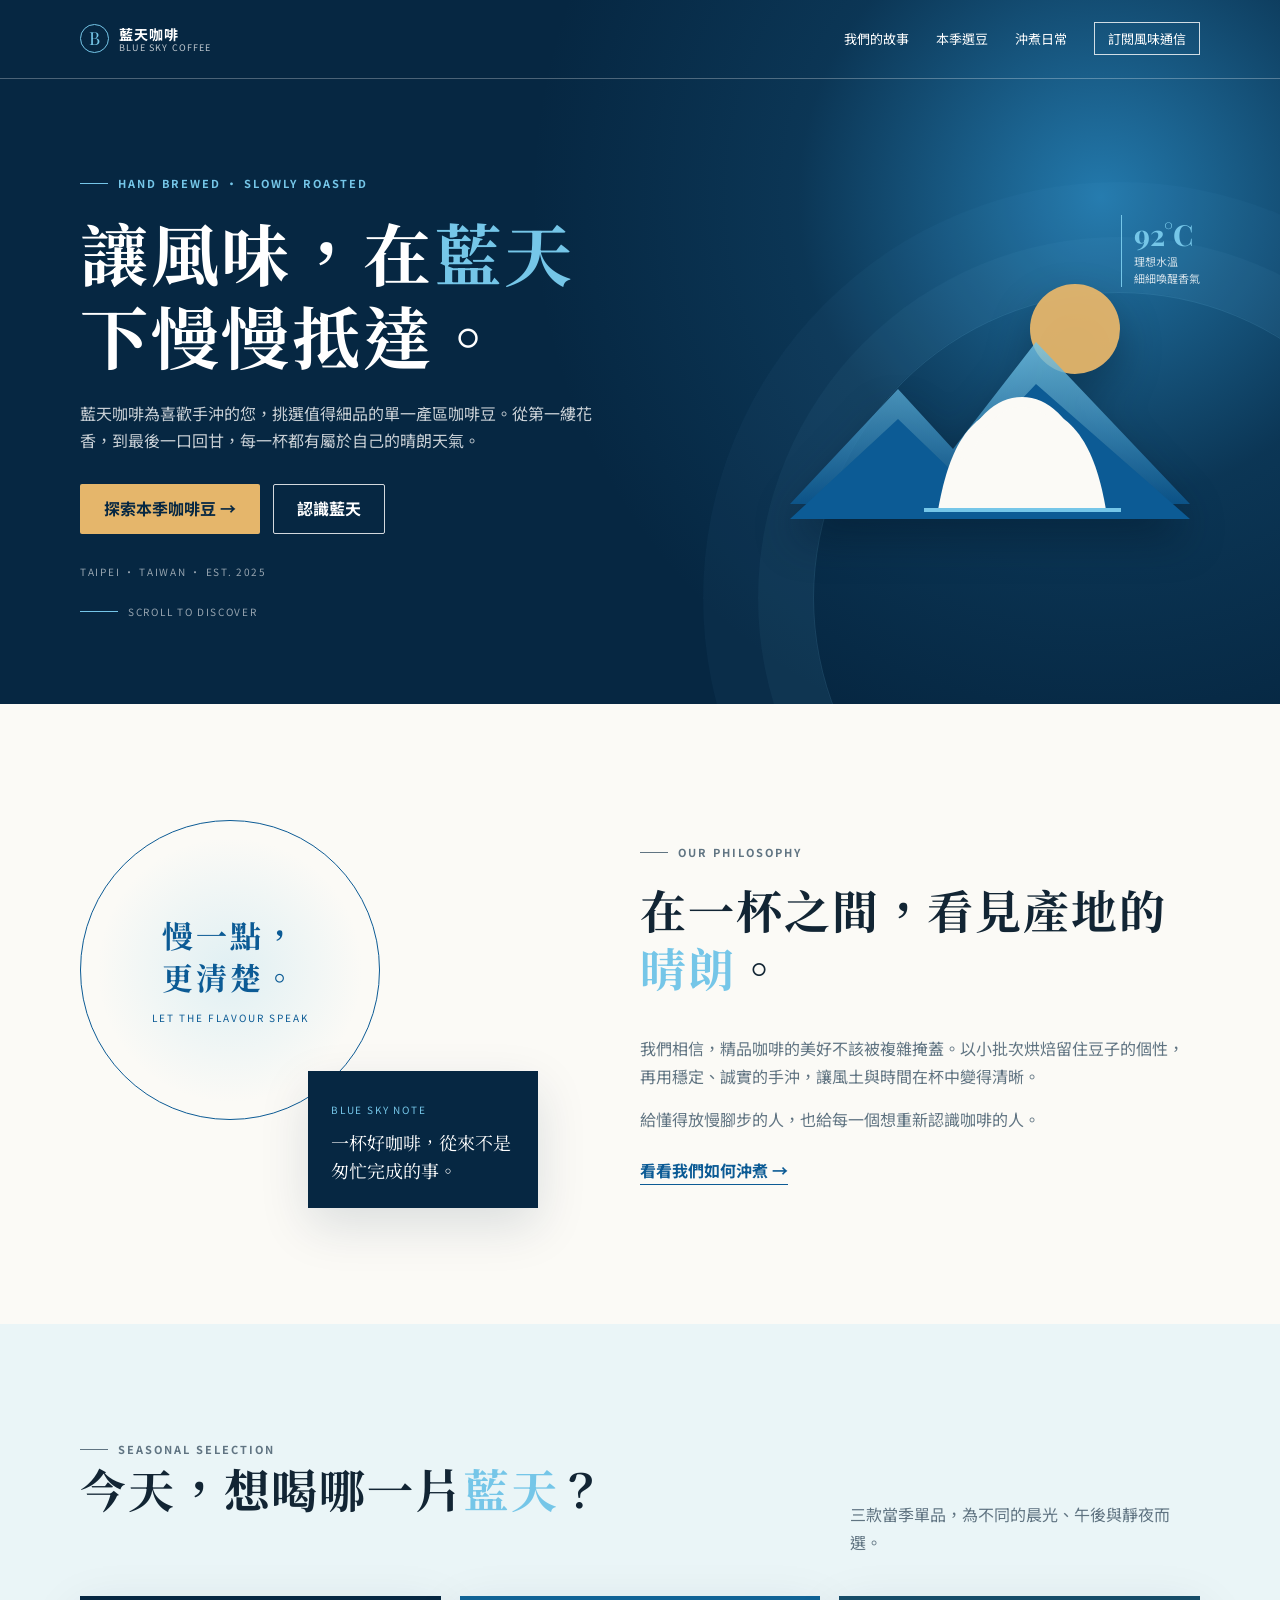
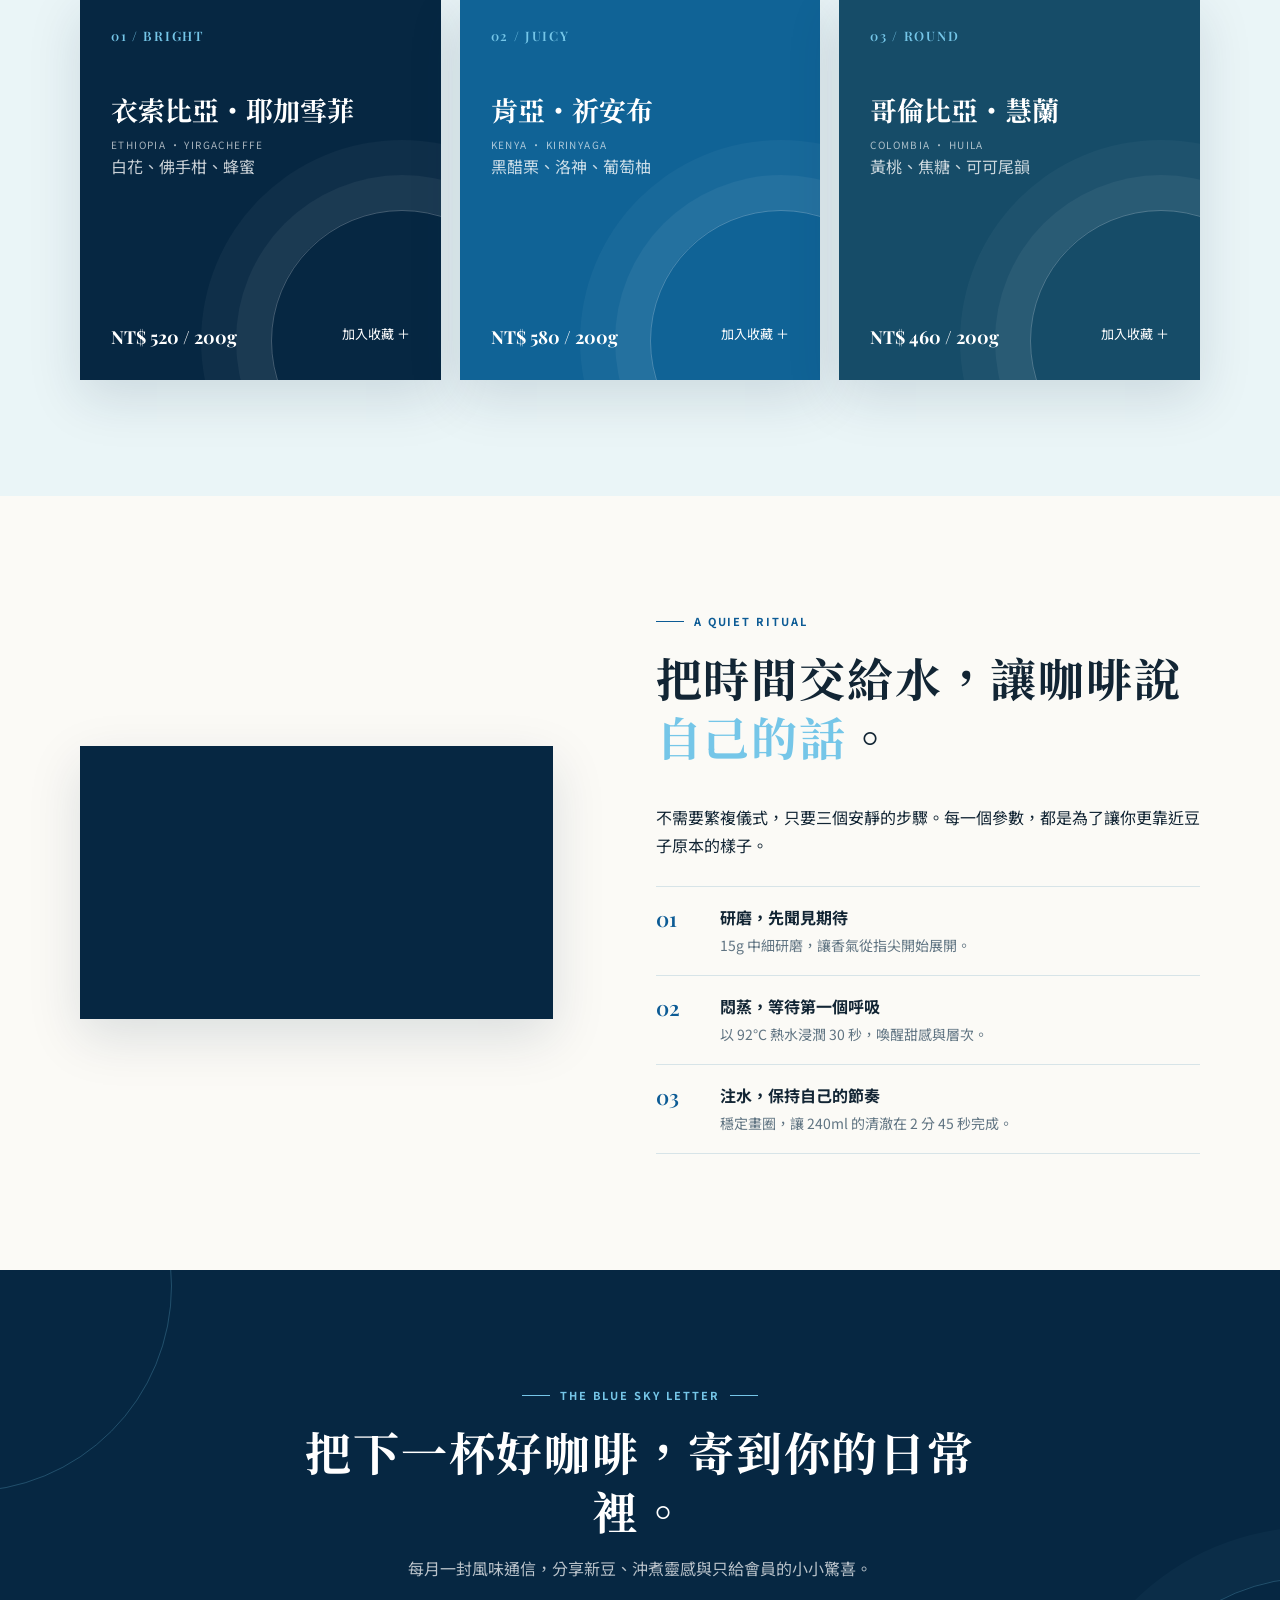
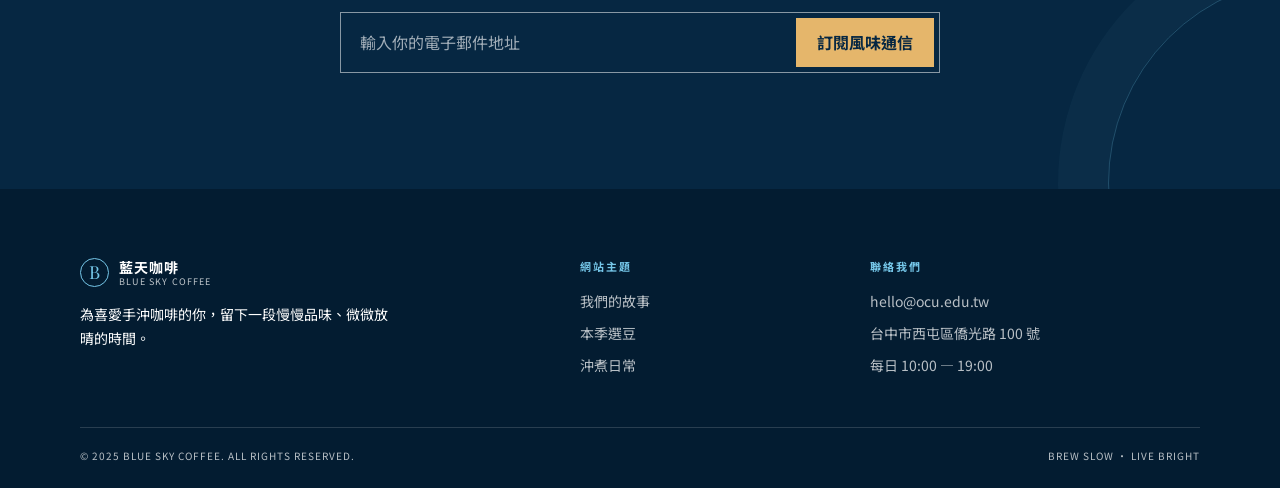
<file: openpage4/index.html>
<!doctype html>
<html lang="zh-Hant">
<head>
  <meta charset="UTF-8">
  <meta name="viewport" content="width=device-width, initial-scale=1.0">
  <meta name="description" content="藍天咖啡，為手沖咖啡愛好者挑選當季精品咖啡豆，讓每一杯都清澈、明亮、值得細品。">
  <title>藍天咖啡｜讓風味，慢慢抵達</title>
  <link rel="preconnect" href="https://fonts.googleapis.com">
  <link rel="preconnect" href="https://fonts.gstatic.com" crossorigin>
  <link href="https://fonts.googleapis.com/css2?family=Noto+Sans+TC:wght@400;500;700&family=Noto+Serif+TC:wght@600;700;900&family=Playfair+Display:wght@600;700&display=swap" rel="stylesheet">
  <style>
    :root{--navy:#062742;--blue:#0c5b95;--sky:#75c6e8;--mist:#eaf5f7;--cream:#fbfaf6;--ink:#122534;--muted:#607482;--line:#d7e4e8;--sand:#e5b66b;--shadow:0 18px 50px rgba(6,39,66,.13)}
    *{box-sizing:border-box} html{scroll-behavior:smooth} body{margin:0;background:var(--cream);color:var(--ink);font-family:"Noto Sans TC",sans-serif;font-size:16px;line-height:1.7} a{color:inherit;text-decoration:none} button,input{font:inherit} button{cursor:pointer} .wrap{width:min(1120px,calc(100% - 48px));margin:auto} :focus-visible{outline:3px solid var(--sky);outline-offset:4px}
    header{position:absolute;z-index:10;top:0;left:0;width:100%;border-bottom:1px solid rgba(255,255,255,.28)} nav{height:78px;display:flex;align-items:center;justify-content:space-between;gap:25px}.brand{display:flex;align-items:center;gap:10px;color:#fff;line-height:1.2}.brand-mark{display:grid;place-items:center;width:29px;height:29px;border:1px solid var(--sky);border-radius:50%;font-family:"Playfair Display",serif;color:var(--sky);font-size:18px}.brand strong{font-size:14px;letter-spacing:.08em}.brand small{display:block;font-size:9px;letter-spacing:.13em;color:rgba(255,255,255,.75)}.nav-links{display:flex;align-items:center;gap:27px;list-style:none;margin:0;padding:0;color:#fff;font-size:13px}.nav-links a:not(.nav-cta){position:relative}.nav-links a:not(.nav-cta):after{content:"";position:absolute;right:0;bottom:-7px;width:0;height:1px;background:var(--sky);transition:width .25s}.nav-links a:not(.nav-cta):hover:after{width:100%;left:0}.nav-cta{border:1px solid rgba(255,255,255,.8);padding:6px 13px;transition:.25s}.nav-cta:hover{background:#fff;color:var(--navy)}.menu-toggle{display:none;border:0;background:transparent;color:#fff;font-size:25px}
    .hero{min-height:704px;padding:122px 0 72px;background:radial-gradient(circle at 86% 28%,#2379ac 0,rgba(35,121,172,.18) 25%,transparent 47%),var(--navy);color:#fff;overflow:hidden;position:relative}.hero:after{content:"";position:absolute;right:-145px;bottom:-200px;width:610px;height:610px;border:1px solid rgba(117,198,232,.16);border-radius:50%;box-shadow:0 0 0 55px rgba(117,198,232,.05),0 0 0 110px rgba(117,198,232,.035)}.hero-grid{display:grid;grid-template-columns:1.02fr .98fr;align-items:center;gap:45px;min-height:510px;position:relative;z-index:1}.eyebrow{display:flex;align-items:center;gap:10px;margin:0 0 18px;color:var(--blue);font-size:11px;font-weight:700;letter-spacing:.18em}.eyebrow:before{content:"";width:28px;height:1px;background:currentColor}.hero .eyebrow{color:var(--sky)}h1,h2,h3,p{margin-top:0}.hero h1{max-width:650px;margin-bottom:23px;font-family:"Noto Serif TC",serif;font-size:clamp(42px,5.5vw,68px);line-height:1.22;letter-spacing:.04em}.sky-text{color:var(--sky)}.hero-lede{max-width:535px;color:rgba(255,255,255,.78);margin-bottom:30px}.hero-actions{display:flex;flex-wrap:wrap;gap:13px}.button{display:inline-flex;justify-content:center;align-items:center;min-height:50px;padding:10px 23px;border:1px solid transparent;border-radius:2px;font-weight:700;transition:transform .2s,background .2s,color .2s}.button:hover{transform:translateY(-2px)}.button.primary{background:var(--sand);color:var(--navy)}.button.secondary{border-color:rgba(255,255,255,.82);color:#fff}.button.secondary:hover{background:#fff;color:var(--navy)}.origin{margin:29px 0 0;color:rgba(255,255,255,.58);font-size:10px;letter-spacing:.17em}.scroll-note{position:absolute;bottom:2px;display:flex;align-items:center;gap:10px;color:rgba(255,255,255,.58);font-size:10px;letter-spacing:.17em}.scroll-note:before{content:"";width:38px;height:1px;background:var(--sky)}.hero-art{height:420px;position:relative}.hero-art img{position:absolute;width:400px;height:300px;right:10px;bottom:28px;object-fit:contain;filter:drop-shadow(0 20px 20px rgba(1,19,34,.38));}.temp-note{position:absolute;right:0;top:48px;border-left:1px solid var(--sky);padding-left:12px;color:rgba(255,255,255,.8);font-size:11px;line-height:1.55}.temp-note b{font:700 29px "Playfair Display",serif;color:var(--sky)}
    section:not(.hero){padding:116px 0}.section-title{font:700 clamp(30px,4vw,46px)/1.28 "Noto Serif TC",serif;letter-spacing:.04em}.story-grid,.brew-grid{display:grid;grid-template-columns:.9fr 1.1fr;align-items:center;gap:clamp(45px,8vw,105px)}.seal-stage{height:388px;position:relative}.seal{display:grid;place-content:center;width:300px;height:300px;border:1px solid var(--blue);border-radius:50%;background:radial-gradient(circle,rgba(117,198,232,.2),transparent 63%);color:var(--blue);text-align:center}.seal b{font:700 31px/1.35 "Noto Serif TC",serif;letter-spacing:.1em}.seal span{margin-top:12px;font-size:10px;letter-spacing:.2em}.sky-note{position:absolute;right:0;bottom:0;width:230px;padding:23px;background:var(--navy);color:#fff;box-shadow:var(--shadow)}.sky-note small{color:var(--sky);font-size:10px;letter-spacing:.18em}.sky-note p{margin:8px 0 0;font-family:"Noto Serif TC",serif;font-size:18px;line-height:1.55}.story-copy p{color:var(--muted)}.text-link{display:inline-block;margin-top:8px;color:var(--blue);font-weight:700;border-bottom:1px solid currentColor}
    .coffee{background:var(--mist)}.title-row{display:flex;align-items:end;justify-content:space-between;gap:28px;margin-bottom:40px}.title-row p{max-width:350px;margin:0;color:var(--muted)}.coffee-grid{display:grid;grid-template-columns:repeat(3,1fr);gap:19px}.coffee-card{position:relative;isolation:isolate;overflow:hidden;display:flex;flex-direction:column;min-height:384px;padding:31px;background:var(--navy);color:#fff;box-shadow:var(--shadow)}.coffee-card:nth-child(2){background:#106396}.coffee-card:nth-child(3){background:#164c68}.coffee-card:after{content:"";position:absolute;z-index:-1;right:-92px;bottom:-92px;width:260px;height:260px;border:1px solid rgba(255,255,255,.24);border-radius:50%;box-shadow:0 0 0 35px rgba(255,255,255,.05),0 0 0 70px rgba(255,255,255,.035)}.coffee-number{font:600 13px "Playfair Display",serif;letter-spacing:.13em;color:var(--sky)}.coffee-card h3{margin:48px 0 8px;font:700 27px/1.35 "Noto Serif TC",serif}.region{font-size:10px;letter-spacing:.14em;color:rgba(255,255,255,.65)}.flavour{color:rgba(255,255,255,.78)}.card-bottom{display:flex;align-items:end;justify-content:space-between;gap:10px;margin-top:auto}.price{font:700 18px "Playfair Display",serif}.favorite{border:0;background:transparent;padding:4px 0;color:#fff;font-size:13px;transition:color .2s}.favorite:hover{color:var(--sand)}
    .brew-grid{grid-template-columns:.93fr 1.07fr}.video-wrap{aspect-ratio:560/315;background:var(--navy);box-shadow:var(--shadow)}.video-wrap iframe{width:100%;height:100%;border:0}.steps{list-style:none;margin:27px 0 0;padding:0;border-top:1px solid var(--line)}.steps li{display:grid;grid-template-columns:48px 1fr;gap:16px;padding:17px 0;border-bottom:1px solid var(--line)}.step-no{font:600 21px "Playfair Display",serif;color:var(--blue)}.steps h3{margin:0 0 3px;font-size:16px}.steps p{margin:0;color:var(--muted);font-size:14px}
    .visit{position:relative;overflow:hidden;background:var(--navy);color:#fff;text-align:center}.visit:before,.visit:after{content:"";position:absolute;width:410px;height:410px;border:1px solid rgba(117,198,232,.25);border-radius:50%}.visit:before{left:-240px;top:-190px}.visit:after{right:-240px;bottom:-200px;box-shadow:0 0 0 50px rgba(117,198,232,.04)}.visit .wrap{position:relative;z-index:1;max-width:720px}.visit .eyebrow{justify-content:center;color:var(--sky)}.visit .eyebrow:after{content:"";width:28px;height:1px;background:currentColor}.visit h2{margin-bottom:15px}.visit p{color:rgba(255,255,255,.72)}.subscribe-form{display:flex;margin:30px auto 0;max-width:600px;padding:5px;border:1px solid rgba(255,255,255,.52)}.subscribe-form input{flex:1;min-width:0;border:0;background:transparent;padding:11px 14px;color:#fff;outline:0}.subscribe-form input::placeholder{color:rgba(255,255,255,.62)}.subscribe-form button{border:0;background:var(--sand);padding:10px 21px;color:var(--navy);font-weight:700}
    footer{background:#031c31;color:rgba(255,255,255,.72);padding:68px 0 24px}.footer-grid{display:grid;grid-template-columns:1.5fr .8fr 1.1fr;gap:50px}.footer-brand{color:#fff}.footer-brand .brand{margin-bottom:16px}.footer-brand p{max-width:310px;font-size:14px}.footer-title{margin:0 0 14px;color:var(--sky);font-size:11px;font-weight:700;letter-spacing:.18em}.footer-links{display:grid;gap:8px;font-size:14px}.footer-links a:hover{color:var(--sky)}.footer-base{display:flex;justify-content:space-between;gap:16px;margin-top:49px;padding-top:19px;border-top:1px solid rgba(255,255,255,.15);font-size:10px;letter-spacing:.1em}.toast{position:fixed;z-index:20;right:22px;bottom:22px;max-width:min(360px,calc(100% - 44px));border-left:3px solid var(--sand);padding:13px 17px;background:var(--navy);color:#fff;box-shadow:var(--shadow);opacity:0;transform:translateY(12px);pointer-events:none;transition:.25s}.toast.show{opacity:1;transform:none}.reveal{opacity:0;transform:translateY(18px);transition:opacity .65s ease,transform .65s ease}.reveal.visible{opacity:1;transform:none}
    @media(max-width:820px){.menu-toggle{display:block}.nav-links{position:absolute;top:78px;left:0;width:100%;max-height:0;overflow:hidden;display:block;background:#05233c;transition:max-height .3s}.nav-links.open{max-height:300px}.nav-links li{border-bottom:1px solid rgba(255,255,255,.1)}.nav-links a{display:block;padding:13px 24px}.nav-links .nav-cta{margin:10px 24px}.hero{min-height:710px}.hero-grid{grid-template-columns:1fr;padding-top:25px}.hero-art{height:225px}.hero-art img{width:320px;height:240px;right:50%;bottom:-12px;transform:translateX(50%)}.temp-note{right:8%;top:2px}.scroll-note{display:none}.story-grid,.brew-grid{grid-template-columns:1fr;gap:45px}.coffee-grid{grid-template-columns:repeat(2,1fr)}.coffee-card:nth-child(3){grid-column:span 2}.footer-grid{grid-template-columns:1fr 1fr}.footer-brand{grid-column:span 2}}
    @media(max-width:560px){.wrap{width:calc(100% - 34px)}.brand strong{font-size:13px}.hero{min-height:680px;padding-top:105px}.hero h1{font-size:40px}.hero-lede{font-size:14px}.hero-art{height:185px}.hero-art img{width:270px;height:205px}.temp-note{display:none}section:not(.hero){padding:76px 0}.seal-stage{height:310px}.seal{width:245px;height:245px}.seal b{font-size:25px}.sky-note{width:185px;padding:17px}.sky-note p{font-size:15px}.title-row{display:block;margin-bottom:28px}.title-row p{margin-top:14px}.coffee-grid{grid-template-columns:1fr}.coffee-card,.coffee-card:nth-child(3){grid-column:auto;min-height:330px}.video-wrap{margin:0 -17px}.subscribe-form{flex-direction:column;gap:5px}.subscribe-form input,.subscribe-form button{width:100%;min-height:48px}.footer-grid{grid-template-columns:1fr;gap:30px}.footer-brand{grid-column:auto}.footer-base{display:block;line-height:2}.footer-base span{display:block}}
    @media(prefers-reduced-motion:reduce){html{scroll-behavior:auto}.reveal{opacity:1;transform:none;transition:none}*,*:before,*:after{transition-duration:.01ms!important;animation-duration:.01ms!important}}
  </style>
</head>
<body>
  <header id="top"><nav class="wrap" aria-label="主要導覽"><a class="brand" href="#top" aria-label="回到藍天咖啡首頁"><span class="brand-mark">B</span><span><strong>藍天咖啡</strong><small>BLUE SKY COFFEE</small></span></a><button class="menu-toggle" type="button" aria-label="開啟導覽選單" aria-controls="navLinks" aria-expanded="false">☰</button><ul class="nav-links" id="navLinks"><li><a href="#story">我們的故事</a></li><li><a href="#coffee">本季選豆</a></li><li><a href="#brew">沖煮日常</a></li><li><a class="nav-cta" href="#visit">訂閱風味通信</a></li></ul></nav></header>
  <main>
    <section class="hero" aria-labelledby="heroTitle"><div class="wrap hero-grid"><div><p class="eyebrow">HAND BREWED · SLOWLY ROASTED</p><h1 id="heroTitle">讓風味，在<span class="sky-text">藍天</span>下慢慢抵達。</h1><p class="hero-lede">藍天咖啡為喜歡手沖的您，挑選值得細品的單一產區咖啡豆。從第一縷花香，到最後一口回甘，每一杯都有屬於自己的晴朗天氣。</p><div class="hero-actions"><a class="button primary" href="#coffee">探索本季咖啡豆 →</a><a class="button secondary" href="#story">認識藍天</a></div><p class="origin">TAIPEI · TAIWAN · EST. 2025</p></div><div class="hero-art" aria-hidden="true"><img alt="" src="data:image/svg+xml,%3Csvg xmlns='http://www.w3.org/2000/svg' viewBox='0 0 400 300'%3E%3Cdefs%3E%3ClinearGradient id='g' x1='0' x2='0' y1='0' y2='1'%3E%3Cstop stop-color='%2375c6e8'/%3E%3Cstop offset='1' stop-color='%230c5b95'/%3E%3C/linearGradient%3E%3C/defs%3E%3Ccircle cx='285' cy='70' r='45' fill='%23e5b66b' opacity='.95'/%3E%3Cpath d='M0 245 108 130l55 60 83-107 154 162z' fill='url(%23g)' opacity='.8'/%3E%3Cpath d='M0 260 108 160l55 53 83-88 154 135z' fill='%230c5b95'/%3E%3Cpath d='M148 251c10-55 28-104 84-104s75 51 84 104z' fill='%23fbfaf6'/%3E%3Cpath d='M174 200c13-37 34-57 58-57s44 20 58 57' fill='none' stroke='%23fbfaf6' stroke-width='10'/%3E%3Cpath d='M134 251h197' stroke='%2375c6e8' stroke-width='4'/%3E%3C/svg%3E"><div class="temp-note"><b>92°C</b><br>理想水溫<br>細細喚醒香氣</div></div><p class="scroll-note">SCROLL TO DISCOVER</p></div></section>
    <section id="story"><div class="wrap story-grid"><div class="seal-stage reveal"><div class="seal"><b>慢一點，<br>更清楚。</b><span>LET THE FLAVOUR SPEAK</span></div><div class="sky-note"><small>BLUE SKY NOTE</small><p>一杯好咖啡，從來不是匆忙完成的事。</p></div></div><div class="story-copy reveal"><p class="eyebrow">OUR PHILOSOPHY</p><h2 class="section-title">在一杯之間，看見產地的<span class="sky-text">晴朗</span>。</h2><p>我們相信，精品咖啡的美好不該被複雜掩蓋。以小批次烘焙留住豆子的個性，再用穩定、誠實的手沖，讓風土與時間在杯中變得清晰。</p><p>給懂得放慢腳步的人，也給每一個想重新認識咖啡的人。</p><a class="text-link" href="#brew">看看我們如何沖煮 →</a></div></div></section>
    <section class="coffee" id="coffee"><div class="wrap"><div class="title-row reveal"><div><p class="eyebrow">SEASONAL SELECTION</p><h2 class="section-title">今天，想喝哪一片<span class="sky-text">藍天</span>？</h2></div><p>三款當季單品，為不同的晨光、午後與靜夜而選。</p></div><div class="coffee-grid"><article class="coffee-card reveal"><span class="coffee-number">01 / BRIGHT</span><h3>衣索比亞・耶加雪菲</h3><span class="region">ETHIOPIA · YIRGACHEFFE</span><p class="flavour">白花、佛手柑、蜂蜜</p><div class="card-bottom"><span class="price">NT$ 520 / 200g</span><button class="favorite" type="button" data-coffee="衣索比亞・耶加雪菲" aria-label="將衣索比亞・耶加雪菲加入收藏">加入收藏 ＋</button></div></article><article class="coffee-card reveal"><span class="coffee-number">02 / JUICY</span><h3>肯亞・祈安布</h3><span class="region">KENYA · KIRINYAGA</span><p class="flavour">黑醋栗、洛神、葡萄柚</p><div class="card-bottom"><span class="price">NT$ 580 / 200g</span><button class="favorite" type="button" data-coffee="肯亞・祈安布" aria-label="將肯亞・祈安布加入收藏">加入收藏 ＋</button></div></article><article class="coffee-card reveal"><span class="coffee-number">03 / ROUND</span><h3>哥倫比亞・慧蘭</h3><span class="region">COLOMBIA · HUILA</span><p class="flavour">黃桃、焦糖、可可尾韻</p><div class="card-bottom"><span class="price">NT$ 460 / 200g</span><button class="favorite" type="button" data-coffee="哥倫比亞・慧蘭" aria-label="將哥倫比亞・慧蘭加入收藏">加入收藏 ＋</button></div></article></div></div></section>
    <section id="brew"><div class="wrap brew-grid"><div class="video-wrap reveal"><iframe src="https://www.youtube.com/embed/hMOYa4EBntI" title="藍天咖啡手沖日常影片" allowfullscreen></iframe></div><div class="reveal"><p class="eyebrow">A QUIET RITUAL</p><h2 class="section-title">把時間交給水，讓咖啡說<span class="sky-text">自己的話</span>。</h2><p>不需要繁複儀式，只要三個安靜的步驟。每一個參數，都是為了讓你更靠近豆子原本的樣子。</p><ol class="steps"><li><span class="step-no">01</span><div><h3>研磨，先聞見期待</h3><p>15g 中細研磨，讓香氣從指尖開始展開。</p></div></li><li><span class="step-no">02</span><div><h3>悶蒸，等待第一個呼吸</h3><p>以 92°C 熱水浸潤 30 秒，喚醒甜感與層次。</p></div></li><li><span class="step-no">03</span><div><h3>注水，保持自己的節奏</h3><p>穩定畫圈，讓 240ml 的清澈在 2 分 45 秒完成。</p></div></li></ol></div></div></section>
    <section class="visit" id="visit"><div class="wrap reveal"><p class="eyebrow">THE BLUE SKY LETTER</p><h2 class="section-title">把下一杯好咖啡，寄到你的日常裡。</h2><p>每月一封風味通信，分享新豆、沖煮靈感與只給會員的小小驚喜。</p><form class="subscribe-form" id="subscribeForm"><input type="email" required aria-label="電子郵件地址" placeholder="輸入你的電子郵件地址"><button type="submit">訂閱風味通信</button></form></div></section>
  </main>
  <footer><div class="wrap"><div class="footer-grid"><div class="footer-brand"><div class="brand"><span class="brand-mark">B</span><span><strong>藍天咖啡</strong><small>BLUE SKY COFFEE</small></span></div><p>為喜愛手沖咖啡的你，留下一段慢慢品味、微微放晴的時間。</p></div><div><p class="footer-title">網站主題</p><div class="footer-links"><a href="#story">我們的故事</a><a href="#coffee">本季選豆</a><a href="#brew">沖煮日常</a></div></div><div><p class="footer-title">聯絡我們</p><div class="footer-links"><a href="mailto:hello@bluesky.coffee">hello@bluesky.coffee</a><a href="https://www.google.com/maps/search/?api=1&amp;query=%E5%83%91%E5%85%89%E7%A7%91%E6%8A%80%E5%A4%A7%E5%AD%B8" target="_blank" rel="noopener">台中市西屯區僑光路 100 號</a><span>每日 10:00 — 19:00</span></div></div></div><div class="footer-base"><span>© 2025 BLUE SKY COFFEE. ALL RIGHTS RESERVED.</span><span>BREW SLOW · LIVE BRIGHT</span></div></div></footer>
  <div class="toast" id="toast" role="status" aria-live="polite"></div>
  <script>
    const contactLink=document.querySelector('a[href="mailto:hello@bluesky.coffee"]'); if(contactLink){contactLink.href='mailto:hello@ocu.edu.tw';contactLink.textContent='hello@ocu.edu.tw'}
    const toggle=document.querySelector('.menu-toggle'), links=document.querySelector('.nav-links');
    function closeMenu(){links.classList.remove('open');toggle.setAttribute('aria-expanded','false');toggle.setAttribute('aria-label','開啟導覽選單');toggle.textContent='☰'}
    toggle.addEventListener('click',()=>{const open=links.classList.toggle('open');toggle.setAttribute('aria-expanded',String(open));toggle.setAttribute('aria-label',open?'關閉導覽選單':'開啟導覽選單');toggle.textContent=open?'×':'☰'});
    document.querySelectorAll('.nav-links a').forEach(a=>a.addEventListener('click',closeMenu));
    const toast=document.querySelector('#toast'); let toastTimer;
    function showToast(message){clearTimeout(toastTimer);toast.textContent=message;toast.classList.add('show');toastTimer=setTimeout(()=>toast.classList.remove('show'),2600)}
    document.querySelectorAll('[data-coffee]').forEach(button=>button.addEventListener('click',()=>showToast(`已將「${button.dataset.coffee}」加入你的收藏。`)));
    document.querySelector('#subscribeForm').addEventListener('submit',event=>{event.preventDefault();event.currentTarget.reset();showToast('謝謝訂閱，下一封晴朗的風味通信即將寄出。')});
    const revealItems=document.querySelectorAll('.reveal'), reduced=matchMedia('(prefers-reduced-motion: reduce)').matches;
    if(reduced||!('IntersectionObserver' in window)){revealItems.forEach(el=>el.classList.add('visible'))}else{const observer=new IntersectionObserver(entries=>entries.forEach(entry=>{if(entry.isIntersecting){entry.target.classList.add('visible');observer.unobserve(entry.target)}}),{threshold:.12});revealItems.forEach(el=>observer.observe(el))}
  </script>
</body>
</html>
</file>
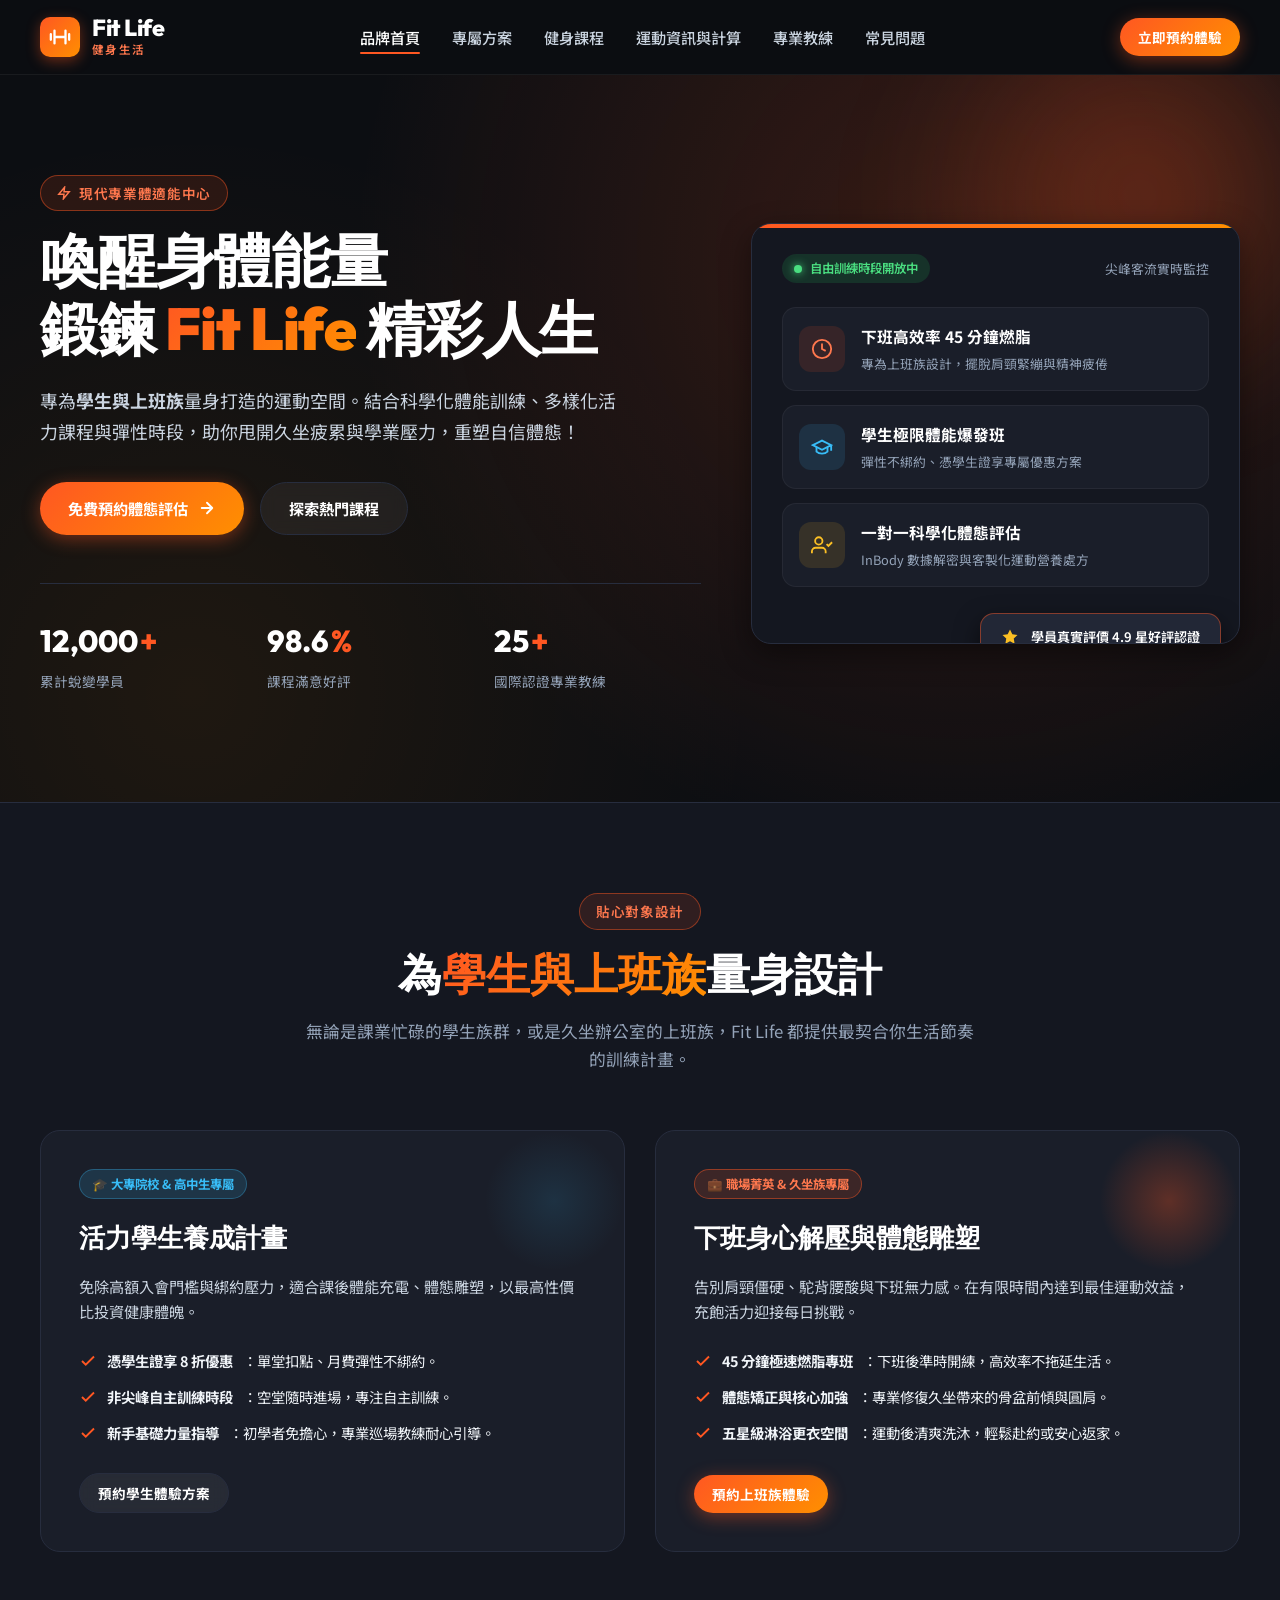
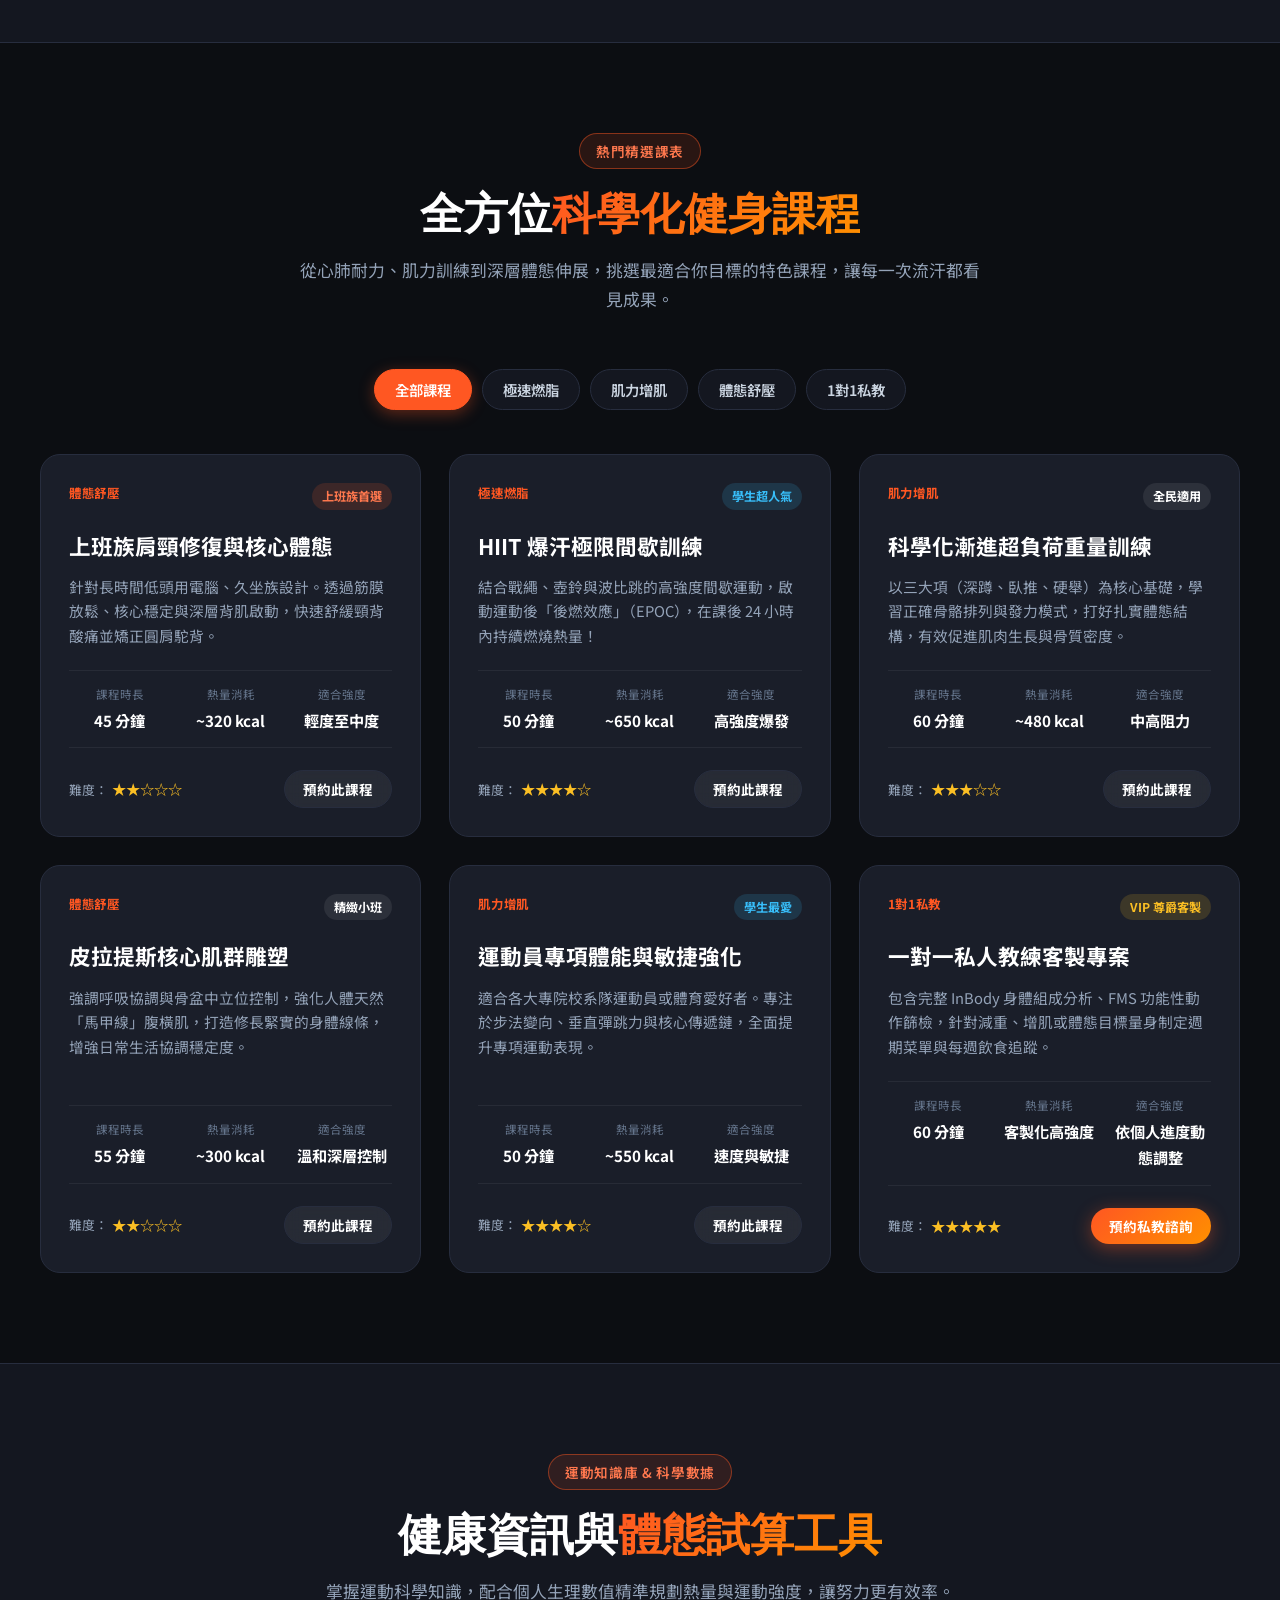
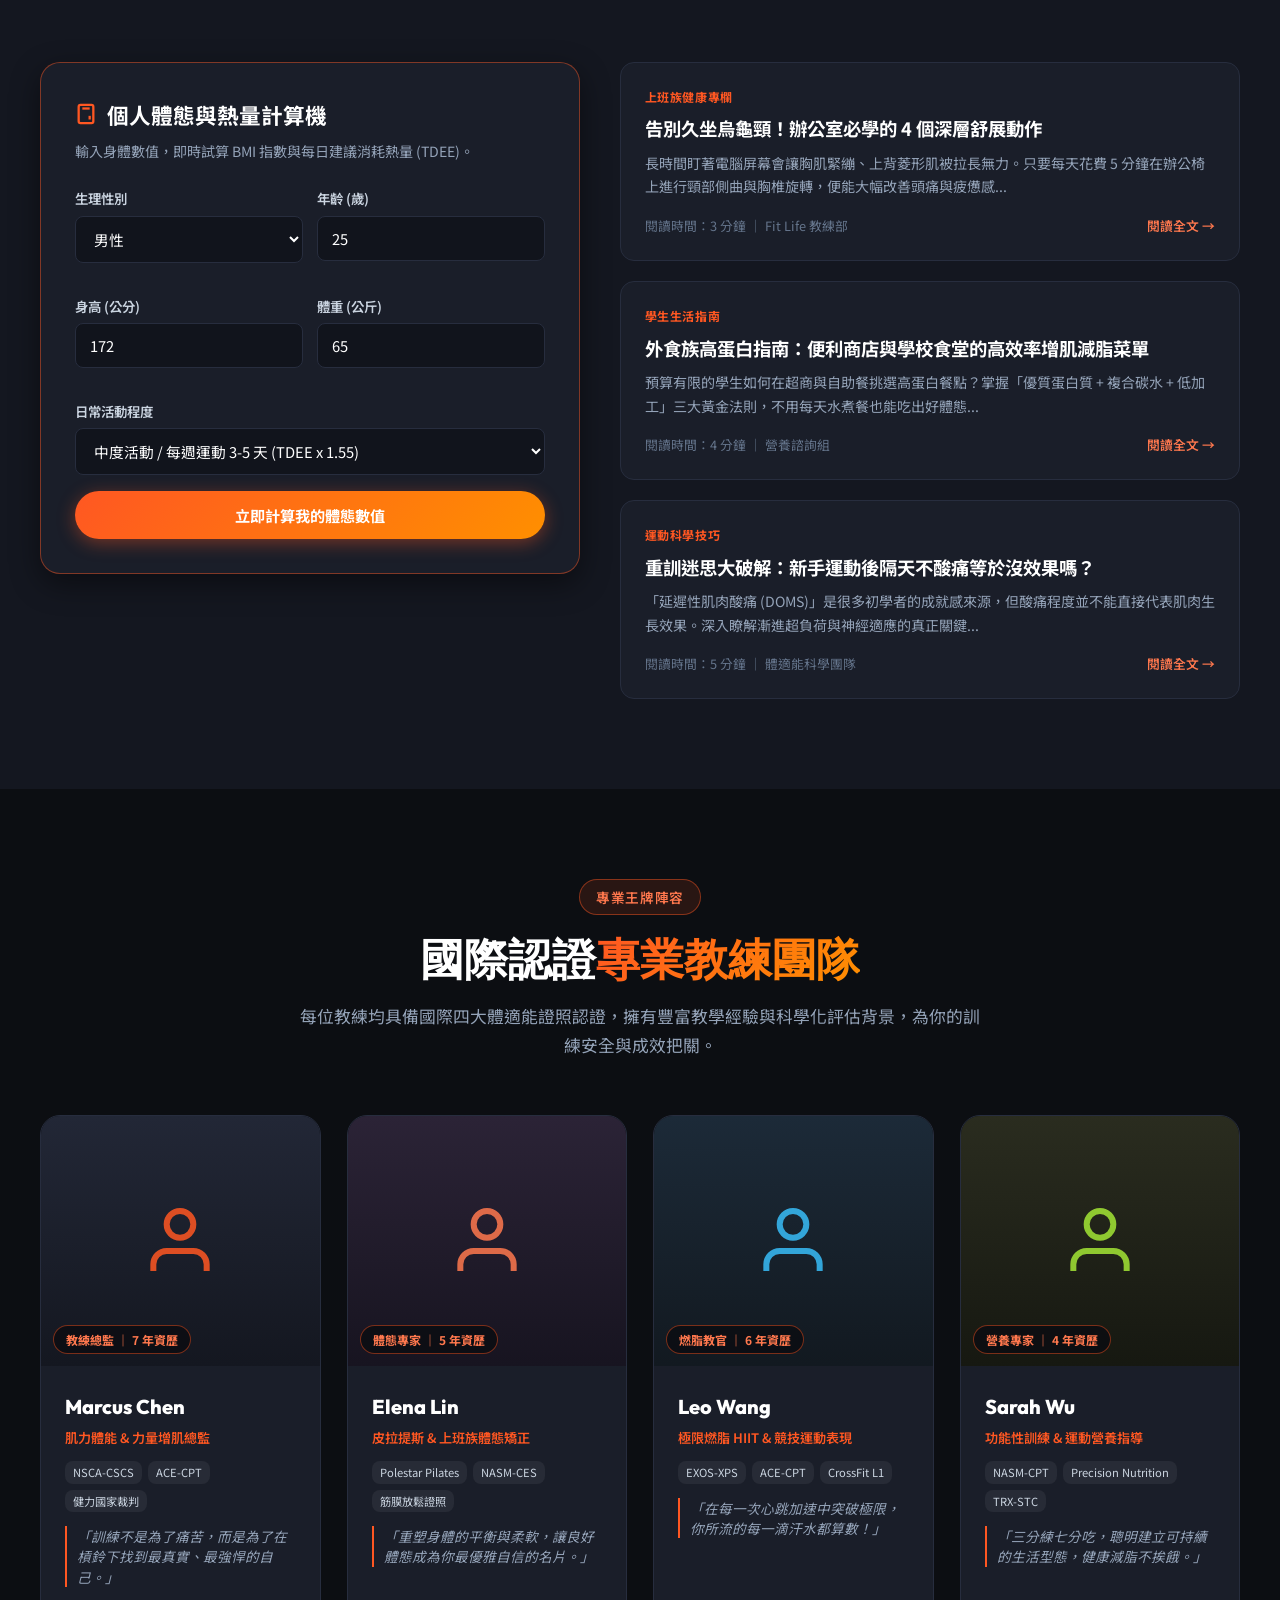
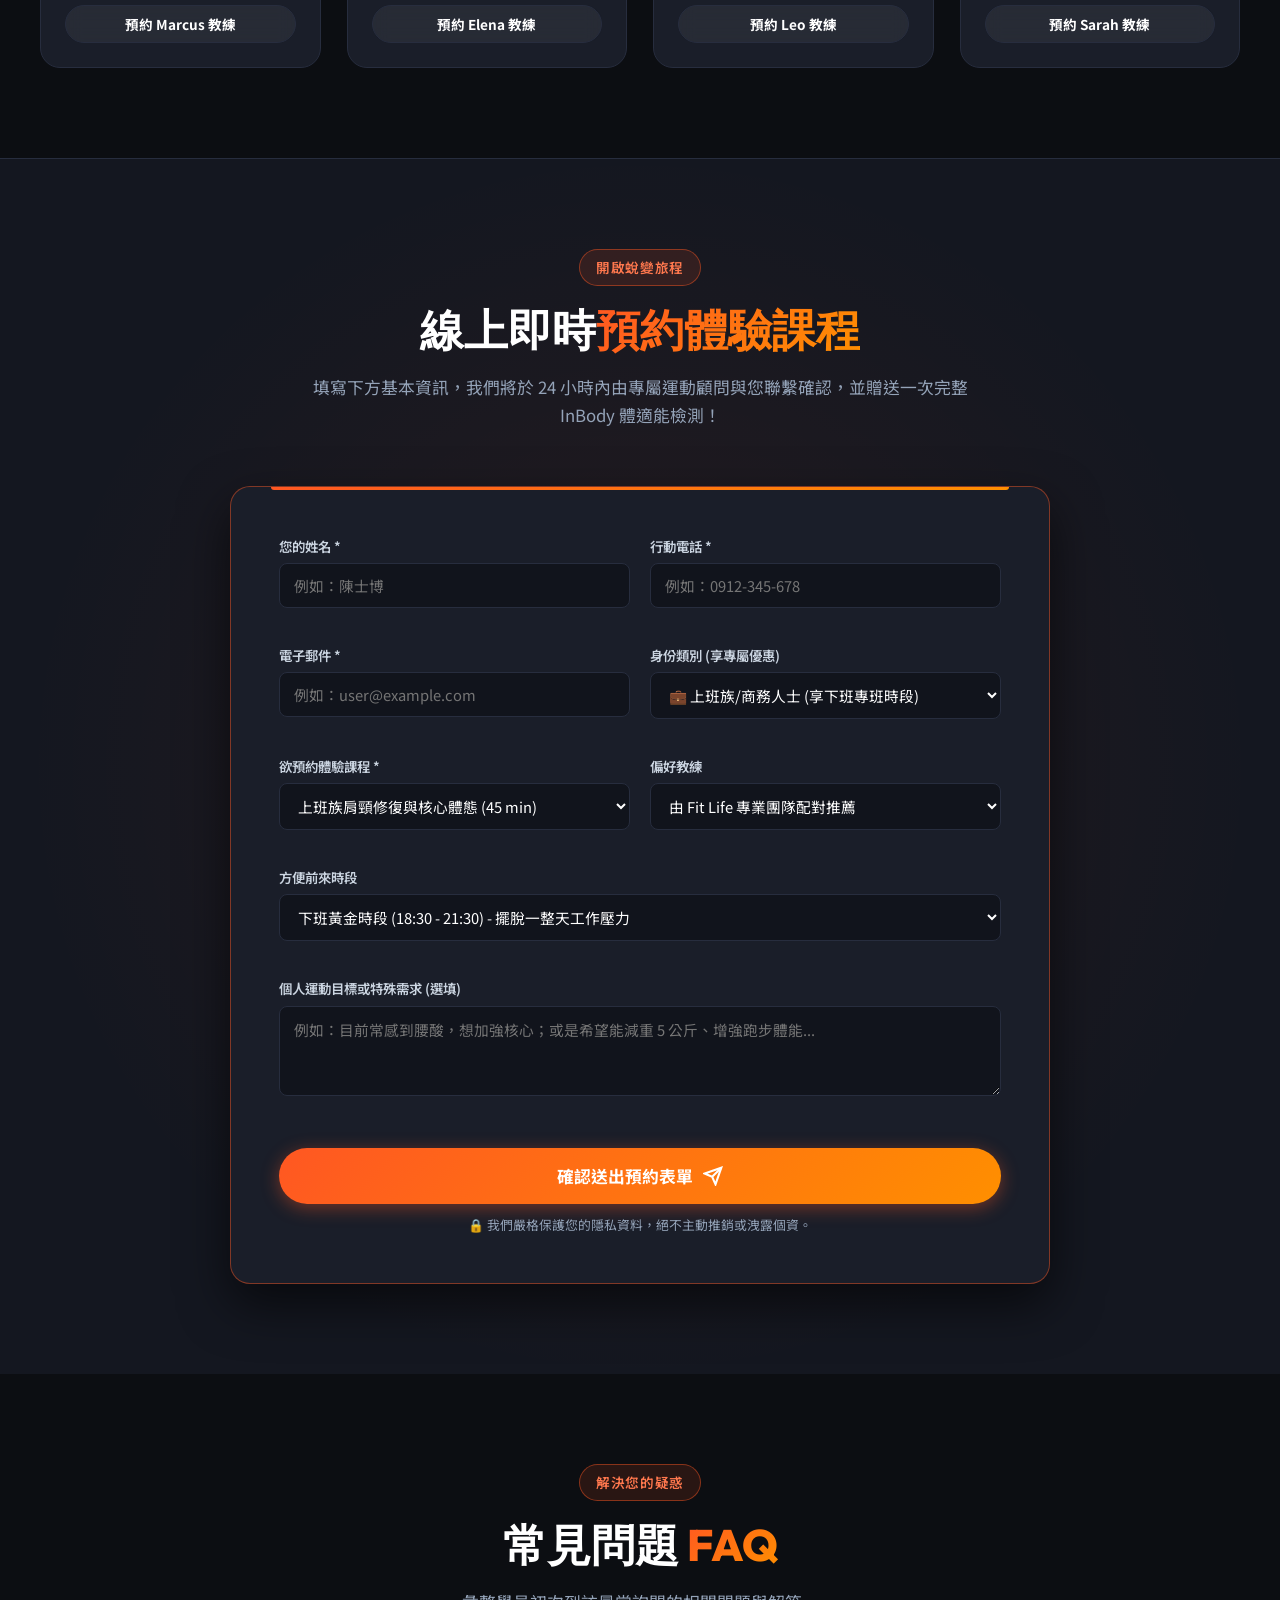
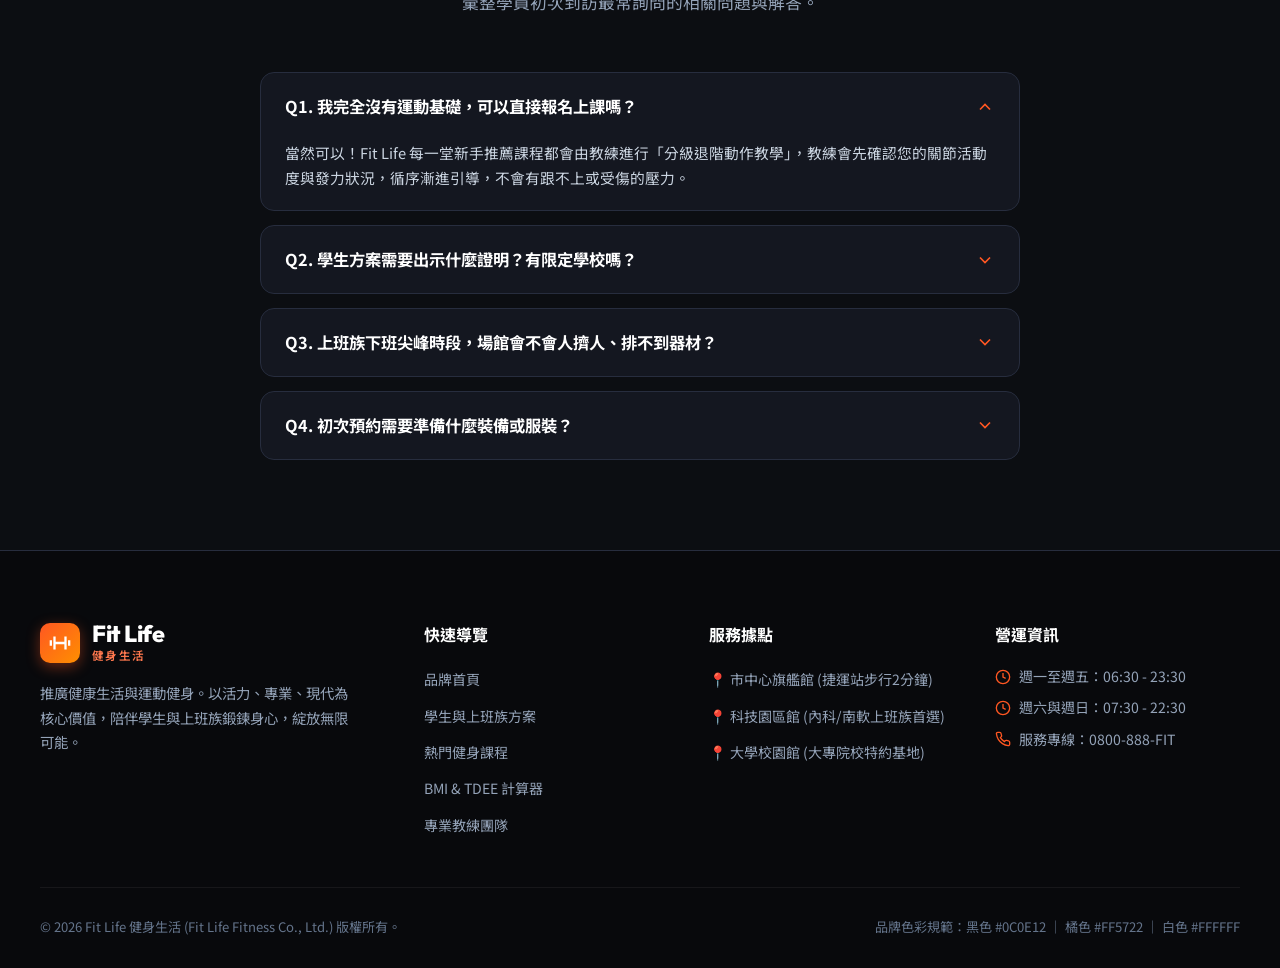
<file: outline/index.html>
<!DOCTYPE html>
<html lang="zh-Hant">
<head>
  <meta charset="UTF-8">
  <meta name="viewport" content="width=device-width, initial-scale=1.0">
  <meta name="description" content="Fit Life 健身生活 - 專為學生與上班族打造的活力運動空間。提供科學化健身課程、專業教練指導、運動健康資訊與即時課程預約。">
  <title>Fit Life 健身生活 ｜ 活力・專業・現代 運動健身品牌</title>
  
  <!-- Google Fonts -->
  <link rel="preconnect" href="https://fonts.googleapis.com">
  <link rel="preconnect" href="https://fonts.gstatic.com" crossorigin>
  <link href="https://fonts.googleapis.com/css2?family=Noto+Sans+TC:wght@300;400;500;600;700;900&family=Outfit:wght@400;600;700;800;900&display=swap" rel="stylesheet">

  <style>
    /* ==========================================================================
       CSS Variables & Reset (品牌核心色：黑色、橘色、白色)
       ========================================================================== */
    :root {
      --bg-black: #0c0e12;
      --bg-surface: #141720;
      --bg-card: #1a1e29;
      --bg-card-hover: #222736;
      --bg-input: #11141c;
      
      --brand-orange: #ff5722;
      --brand-orange-light: #ff784e;
      --brand-orange-dark: #e64a19;
      --brand-orange-glow: rgba(255, 87, 34, 0.3);
      --gradient-orange: linear-gradient(135deg, #ff5722 0%, #ff8f00 100%);
      
      --text-white: #ffffff;
      --text-gray-100: #f1f5f9;
      --text-gray-300: #cbd5e1;
      --text-gray-400: #94a3b8;
      --text-gray-500: #64748b;
      
      --border-subtle: #272d3e;
      --border-accent: rgba(255, 87, 34, 0.45);
      
      --radius-sm: 8px;
      --radius-md: 14px;
      --radius-lg: 20px;
      --radius-full: 9999px;
      
      --font-heading: 'Outfit', -apple-system, BlinkMacSystemFont, "Segoe UI", Roboto, sans-serif;
      --font-body: 'Noto Sans TC', -apple-system, BlinkMacSystemFont, sans-serif;
      
      --shadow-card: 0 10px 30px rgba(0, 0, 0, 0.45);
      --shadow-glow: 0 0 25px rgba(255, 87, 34, 0.35);
      --transition: all 0.28s cubic-bezier(0.4, 0, 0.2, 1);
    }

    *, *::before, *::after {
      box-sizing: border-box;
      margin: 0;
      padding: 0;
    }

    html {
      scroll-behavior: smooth;
      font-size: 16px;
    }

    body {
      background-color: var(--bg-black);
      color: var(--text-gray-100);
      font-family: var(--font-body);
      line-height: 1.65;
      overflow-x: hidden;
      -webkit-font-smoothing: antialiased;
    }

    a {
      color: inherit;
      text-decoration: none;
      transition: var(--transition);
    }

    button, input, select, textarea {
      font-family: inherit;
      color: inherit;
    }

    img {
      max-width: 100%;
      height: auto;
      display: block;
    }

    .container {
      width: min(1200px, calc(100% - 40px));
      margin: 0 auto;
    }

    /* ==========================================================================
       Typography & Utility
       ========================================================================== */
    .section {
      padding: 90px 0;
      position: relative;
    }

    .section-header {
      text-align: center;
      max-width: 680px;
      margin: 0 auto 56px;
    }

    .badge-tag {
      display: inline-flex;
      align-items: center;
      gap: 8px;
      padding: 6px 16px;
      border-radius: var(--radius-full);
      background: rgba(255, 87, 34, 0.12);
      border: 1px solid var(--border-accent);
      color: var(--brand-orange-light);
      font-size: 0.85rem;
      font-weight: 600;
      letter-spacing: 0.05em;
      margin-bottom: 16px;
      text-transform: uppercase;
    }

    .section-title {
      font-family: var(--font-heading);
      font-size: clamp(2rem, 3.5vw, 2.75rem);
      font-weight: 800;
      color: var(--text-white);
      line-height: 1.25;
      margin-bottom: 16px;
    }

    .section-title span {
      background: var(--gradient-orange);
      -webkit-background-clip: text;
      -webkit-text-fill-color: transparent;
    }

    .section-desc {
      color: var(--text-gray-400);
      font-size: 1.05rem;
      line-height: 1.7;
    }

    /* 按鈕樣式 */
    .btn {
      display: inline-flex;
      align-items: center;
      justify-content: center;
      gap: 10px;
      padding: 13px 28px;
      font-size: 0.95rem;
      font-weight: 700;
      border-radius: var(--radius-full);
      cursor: pointer;
      border: none;
      transition: var(--transition);
      white-space: nowrap;
    }

    .btn-primary {
      background: var(--gradient-orange);
      color: var(--text-white);
      box-shadow: 0 4px 18px rgba(255, 87, 34, 0.4);
    }

    .btn-primary:hover {
      transform: translateY(-3px);
      box-shadow: 0 8px 25px rgba(255, 87, 34, 0.6);
      background: linear-gradient(135deg, #ff6a3c 0%, #ffa01a 100%);
    }

    .btn-secondary {
      background: rgba(255, 255, 255, 0.06);
      color: var(--text-white);
      border: 1px solid var(--border-subtle);
      backdrop-filter: blur(8px);
    }

    .btn-secondary:hover {
      background: rgba(255, 255, 255, 0.12);
      border-color: var(--text-gray-300);
      transform: translateY(-3px);
    }

    .btn-sm {
      padding: 8px 18px;
      font-size: 0.85rem;
    }

    /* ==========================================================================
       Navigation Bar
       ========================================================================== */
    .header {
      position: sticky;
      top: 0;
      z-index: 1000;
      background: rgba(12, 14, 18, 0.88);
      backdrop-filter: blur(14px);
      border-bottom: 1px solid rgba(255, 255, 255, 0.06);
      transition: var(--transition);
    }

    .nav {
      display: flex;
      align-items: center;
      justify-content: space-between;
      height: 74px;
    }

    .brand {
      display: flex;
      align-items: center;
      gap: 12px;
    }

    .brand-icon {
      width: 40px;
      height: 40px;
      background: var(--gradient-orange);
      border-radius: 10px;
      display: flex;
      align-items: center;
      justify-content: center;
      color: #fff;
      box-shadow: 0 4px 14px rgba(255, 87, 34, 0.4);
    }

    .brand-text {
      display: flex;
      flex-direction: column;
    }

    .brand-name {
      font-family: var(--font-heading);
      font-size: 1.45rem;
      font-weight: 800;
      letter-spacing: -0.02em;
      color: var(--text-white);
      line-height: 1.1;
    }

    .brand-sub {
      font-size: 0.72rem;
      color: var(--brand-orange-light);
      font-weight: 600;
      letter-spacing: 0.12em;
    }

    .nav-menu {
      display: flex;
      align-items: center;
      gap: 32px;
      list-style: none;
    }

    .nav-link {
      font-size: 0.95rem;
      font-weight: 500;
      color: var(--text-gray-300);
      position: relative;
      padding: 6px 0;
    }

    .nav-link:hover, .nav-link.active {
      color: var(--text-white);
    }

    .nav-link::after {
      content: "";
      position: absolute;
      bottom: 0;
      left: 0;
      width: 0;
      height: 2px;
      background: var(--brand-orange);
      transition: var(--transition);
      border-radius: 2px;
    }

    .nav-link:hover::after, .nav-link.active::after {
      width: 100%;
    }

    .nav-actions {
      display: flex;
      align-items: center;
      gap: 14px;
    }

    .nav-toggle {
      display: none;
      background: transparent;
      border: none;
      color: var(--text-white);
      cursor: pointer;
      padding: 6px;
    }

    /* ==========================================================================
       Hero Section
       ========================================================================== */
    .hero {
      position: relative;
      padding: 100px 0 110px;
      overflow: hidden;
      background: radial-gradient(circle at 75% 25%, rgba(255, 87, 34, 0.18) 0%, transparent 55%),
                  radial-gradient(circle at 15% 85%, rgba(255, 143, 0, 0.08) 0%, transparent 45%);
    }

    .hero::before {
      content: "";
      position: absolute;
      top: -120px;
      right: -100px;
      width: 480px;
      height: 480px;
      background: radial-gradient(circle, var(--brand-orange-glow) 0%, transparent 70%);
      pointer-events: none;
      filter: blur(50px);
    }

    .hero-grid {
      display: grid;
      grid-template-columns: 1.15fr 0.85fr;
      align-items: center;
      gap: 50px;
    }

    .hero-content {
      position: relative;
      z-index: 2;
    }

    .hero-title {
      font-family: var(--font-heading);
      font-size: clamp(2.5rem, 4.6vw, 3.8rem);
      font-weight: 900;
      color: var(--text-white);
      line-height: 1.15;
      margin-bottom: 22px;
      letter-spacing: -0.02em;
    }

    .hero-title span {
      background: var(--gradient-orange);
      -webkit-background-clip: text;
      -webkit-text-fill-color: transparent;
      display: inline-block;
    }

    .hero-subtitle {
      font-size: 1.12rem;
      color: var(--text-gray-300);
      margin-bottom: 34px;
      line-height: 1.75;
      max-width: 580px;
    }

    .hero-buttons {
      display: flex;
      flex-wrap: wrap;
      gap: 16px;
      margin-bottom: 48px;
    }

    .hero-metrics {
      display: grid;
      grid-template-columns: repeat(3, 1fr);
      gap: 20px;
      padding-top: 32px;
      border-top: 1px solid var(--border-subtle);
    }

    .metric-item h4 {
      font-family: var(--font-heading);
      font-size: 1.9rem;
      font-weight: 800;
      color: var(--text-white);
      display: flex;
      align-items: center;
      gap: 2px;
    }

    .metric-item h4 span {
      color: var(--brand-orange);
    }

    .metric-item p {
      font-size: 0.85rem;
      color: var(--text-gray-400);
      margin-top: 4px;
    }

    /* Hero 視覺卡片右側 */
    .hero-visual {
      position: relative;
      z-index: 2;
    }

    .hero-card-main {
      background: var(--bg-surface);
      border: 1px solid var(--border-subtle);
      border-radius: var(--radius-lg);
      padding: 30px;
      box-shadow: var(--shadow-card);
      position: relative;
      overflow: hidden;
    }

    .hero-card-main::before {
      content: "";
      position: absolute;
      top: 0;
      left: 0;
      right: 0;
      height: 4px;
      background: var(--gradient-orange);
    }

    .hero-banner-badge {
      display: flex;
      justify-content: space-between;
      align-items: center;
      margin-bottom: 24px;
    }

    .pulse-pill {
      display: inline-flex;
      align-items: center;
      gap: 8px;
      padding: 4px 12px;
      background: rgba(34, 197, 94, 0.15);
      color: #4ade80;
      border-radius: var(--radius-full);
      font-size: 0.78rem;
      font-weight: 600;
    }

    .pulse-dot {
      width: 8px;
      height: 8px;
      border-radius: 50%;
      background: #4ade80;
      box-shadow: 0 0 8px #4ade80;
      animation: pulse 1.8s infinite;
    }

    @keyframes pulse {
      0%, 100% { opacity: 1; transform: scale(1); }
      50% { opacity: 0.4; transform: scale(0.85); }
    }

    .hero-program-preview {
      display: flex;
      flex-direction: column;
      gap: 14px;
      margin-bottom: 26px;
    }

    .preview-box {
      background: var(--bg-card);
      border: 1px solid rgba(255, 255, 255, 0.05);
      padding: 16px;
      border-radius: var(--radius-md);
      display: flex;
      align-items: center;
      gap: 16px;
      transition: var(--transition);
    }

    .preview-box:hover {
      border-color: var(--border-accent);
      transform: translateX(4px);
    }

    .preview-icon {
      width: 46px;
      height: 46px;
      border-radius: 12px;
      background: rgba(255, 87, 34, 0.12);
      color: var(--brand-orange-light);
      display: flex;
      align-items: center;
      justify-content: center;
      flex-shrink: 0;
    }

    .preview-info h5 {
      font-size: 0.98rem;
      font-weight: 700;
      color: var(--text-white);
      margin-bottom: 3px;
    }

    .preview-info p {
      font-size: 0.8rem;
      color: var(--text-gray-400);
    }

    .hero-float-badge {
      position: absolute;
      bottom: -18px;
      right: 18px;
      background: var(--bg-card-hover);
      border: 1px solid var(--border-accent);
      padding: 12px 20px;
      border-radius: var(--radius-md);
      box-shadow: 0 10px 25px rgba(0, 0, 0, 0.6);
      display: flex;
      align-items: center;
      gap: 12px;
      font-size: 0.82rem;
      font-weight: 600;
      color: var(--text-white);
    }

    .hero-float-badge svg {
      color: #fbbf24;
    }

    /* ==========================================================================
       Target Audience: 學生與上班族專屬雙軌機制
       ========================================================================== */
    .audience-section {
      background: var(--bg-surface);
      border-top: 1px solid var(--border-subtle);
      border-bottom: 1px solid var(--border-subtle);
    }

    .audience-grid {
      display: grid;
      grid-template-columns: 1fr 1fr;
      gap: 30px;
    }

    .audience-card {
      background: var(--bg-card);
      border: 1px solid var(--border-subtle);
      border-radius: var(--radius-lg);
      padding: 38px;
      position: relative;
      overflow: hidden;
      transition: var(--transition);
      display: flex;
      flex-direction: column;
      justify-content: space-between;
    }

    .audience-card:hover {
      border-color: var(--brand-orange);
      transform: translateY(-4px);
      box-shadow: var(--shadow-card);
    }

    .audience-card.student::after {
      content: "";
      position: absolute;
      top: 0;
      right: 0;
      width: 140px;
      height: 140px;
      background: radial-gradient(circle, rgba(56, 189, 248, 0.12) 0%, transparent 70%);
      pointer-events: none;
    }

    .audience-card.worker::after {
      content: "";
      position: absolute;
      top: 0;
      right: 0;
      width: 140px;
      height: 140px;
      background: radial-gradient(circle, var(--brand-orange-glow) 0%, transparent 70%);
      pointer-events: none;
    }

    .audience-tag {
      display: inline-flex;
      align-items: center;
      gap: 6px;
      padding: 4px 12px;
      border-radius: var(--radius-full);
      font-size: 0.78rem;
      font-weight: 700;
      margin-bottom: 18px;
    }

    .audience-card.student .audience-tag {
      background: rgba(56, 189, 248, 0.15);
      color: #38bdf8;
      border: 1px solid rgba(56, 189, 248, 0.3);
    }

    .audience-card.worker .audience-tag {
      background: rgba(255, 87, 34, 0.15);
      color: var(--brand-orange-light);
      border: 1px solid var(--border-accent);
    }

    .audience-title {
      font-size: 1.6rem;
      font-weight: 800;
      color: var(--text-white);
      margin-bottom: 14px;
      font-family: var(--font-heading);
    }

    .audience-desc {
      color: var(--text-gray-300);
      font-size: 0.95rem;
      line-height: 1.7;
      margin-bottom: 24px;
    }

    .audience-perks {
      list-style: none;
      display: flex;
      flex-direction: column;
      gap: 12px;
      margin-bottom: 28px;
    }

    .audience-perks li {
      display: flex;
      align-items: flex-start;
      gap: 10px;
      font-size: 0.9rem;
      color: var(--text-gray-200);
    }

    .audience-perks svg {
      width: 18px;
      height: 18px;
      color: var(--brand-orange);
      flex-shrink: 0;
      margin-top: 3px;
    }

    /* ==========================================================================
       Fitness Courses Section (健身課程介紹)
       ========================================================================== */
    .filter-bar {
      display: flex;
      justify-content: center;
      flex-wrap: wrap;
      gap: 10px;
      margin-bottom: 44px;
    }

    .filter-btn {
      padding: 9px 20px;
      border-radius: var(--radius-full);
      background: var(--bg-surface);
      border: 1px solid var(--border-subtle);
      color: var(--text-gray-300);
      font-size: 0.9rem;
      font-weight: 600;
      cursor: pointer;
      transition: var(--transition);
    }

    .filter-btn:hover, .filter-btn.active {
      background: var(--brand-orange);
      color: var(--text-white);
      border-color: var(--brand-orange);
      box-shadow: 0 4px 15px rgba(255, 87, 34, 0.35);
    }

    .courses-grid {
      display: grid;
      grid-template-columns: repeat(auto-fit, minmax(340px, 1fr));
      gap: 28px;
    }

    .course-card {
      background: var(--bg-card);
      border: 1px solid var(--border-subtle);
      border-radius: var(--radius-lg);
      padding: 28px;
      display: flex;
      flex-direction: column;
      justify-content: space-between;
      position: relative;
      transition: var(--transition);
      overflow: hidden;
    }

    .course-card:hover {
      border-color: var(--border-accent);
      transform: translateY(-5px);
      box-shadow: 0 16px 36px rgba(0, 0, 0, 0.5);
    }

    .course-header {
      display: flex;
      justify-content: space-between;
      align-items: flex-start;
      margin-bottom: 18px;
    }

    .course-target-badge {
      font-size: 0.76rem;
      font-weight: 700;
      padding: 3px 10px;
      border-radius: var(--radius-full);
      background: rgba(255, 255, 255, 0.08);
      color: var(--text-white);
    }

    .course-target-badge.student {
      background: rgba(56, 189, 248, 0.15);
      color: #38bdf8;
    }

    .course-target-badge.worker {
      background: rgba(255, 87, 34, 0.15);
      color: var(--brand-orange-light);
    }

    .course-category {
      font-size: 0.78rem;
      font-weight: 700;
      color: var(--brand-orange);
      letter-spacing: 0.05em;
    }

    .course-title {
      font-size: 1.35rem;
      font-weight: 700;
      color: var(--text-white);
      margin-bottom: 12px;
    }

    .course-desc {
      font-size: 0.92rem;
      color: var(--text-gray-400);
      line-height: 1.65;
      margin-bottom: 22px;
    }

    .course-meta {
      display: grid;
      grid-template-columns: repeat(3, 1fr);
      gap: 10px;
      padding: 14px 0;
      border-top: 1px solid rgba(255, 255, 255, 0.06);
      border-bottom: 1px solid rgba(255, 255, 255, 0.06);
      margin-bottom: 22px;
      text-align: center;
    }

    .meta-box span {
      display: block;
      font-size: 0.72rem;
      color: var(--text-gray-500);
      margin-bottom: 3px;
    }

    .meta-box strong {
      font-size: 0.95rem;
      font-weight: 700;
      color: var(--text-white);
    }

    .course-footer {
      display: flex;
      align-items: center;
      justify-content: space-between;
    }

    .course-difficulty {
      display: flex;
      align-items: center;
      gap: 4px;
      font-size: 0.8rem;
      color: var(--text-gray-400);
    }

    .stars {
      color: #fbbf24;
      font-size: 0.9rem;
    }

    /* ==========================================================================
       Interactive Health Tool & Fitness Information (運動資訊與互動計算)
       ========================================================================== */
    .info-section {
      background: var(--bg-surface);
      border-top: 1px solid var(--border-subtle);
    }

    .info-grid {
      display: grid;
      grid-template-columns: 1fr 1.15fr;
      gap: 40px;
      align-items: flex-start;
    }

    /* 互動計算機 */
    .calculator-card {
      background: var(--bg-card);
      border: 1px solid var(--border-accent);
      border-radius: var(--radius-lg);
      padding: 34px;
      box-shadow: var(--shadow-card);
      position: sticky;
      top: 100px;
    }

    .calc-title {
      font-size: 1.35rem;
      font-weight: 700;
      color: var(--text-white);
      margin-bottom: 8px;
      display: flex;
      align-items: center;
      gap: 10px;
    }

    .calc-title svg {
      color: var(--brand-orange);
    }

    .calc-desc {
      font-size: 0.88rem;
      color: var(--text-gray-400);
      margin-bottom: 24px;
    }

    .form-group-row {
      display: grid;
      grid-template-columns: 1fr 1fr;
      gap: 14px;
      margin-bottom: 16px;
    }

    .form-group {
      margin-bottom: 16px;
    }

    .form-label {
      display: block;
      font-size: 0.84rem;
      font-weight: 600;
      color: var(--text-gray-300);
      margin-bottom: 6px;
    }

    .form-input, .form-select {
      width: 100%;
      padding: 11px 14px;
      background: var(--bg-input);
      border: 1px solid var(--border-subtle);
      border-radius: var(--radius-sm);
      color: var(--text-white);
      font-size: 0.92rem;
      transition: var(--transition);
      outline: none;
    }

    .form-input:focus, .form-select:focus {
      border-color: var(--brand-orange);
      box-shadow: 0 0 0 3px rgba(255, 87, 34, 0.15);
    }

    .calc-result-box {
      margin-top: 22px;
      padding: 20px;
      background: rgba(255, 87, 34, 0.08);
      border: 1px solid var(--border-accent);
      border-radius: var(--radius-md);
      display: none;
    }

    .calc-result-box.active {
      display: block;
      animation: fadeIn 0.3s ease;
    }

    @keyframes fadeIn {
      from { opacity: 0; transform: translateY(6px); }
      to { opacity: 1; transform: translateY(0); }
    }

    .result-row {
      display: flex;
      justify-content: space-between;
      align-items: center;
      padding: 6px 0;
      font-size: 0.9rem;
    }

    .result-row strong {
      color: var(--brand-orange-light);
      font-family: var(--font-heading);
      font-size: 1.15rem;
    }

    .result-recommendation {
      margin-top: 10px;
      padding-top: 10px;
      border-top: 1px dashed rgba(255, 255, 255, 0.1);
      font-size: 0.82rem;
      color: var(--text-gray-300);
      line-height: 1.6;
    }

    /* 運動資訊文章列表 */
    .articles-list {
      display: flex;
      flex-direction: column;
      gap: 20px;
    }

    .article-card {
      background: var(--bg-card);
      border: 1px solid var(--border-subtle);
      border-radius: var(--radius-md);
      padding: 24px;
      transition: var(--transition);
      display: flex;
      flex-direction: column;
      gap: 10px;
    }

    .article-card:hover {
      border-color: rgba(255, 255, 255, 0.2);
      transform: translateX(4px);
    }

    .article-tag {
      font-size: 0.75rem;
      font-weight: 700;
      color: var(--brand-orange);
      text-transform: uppercase;
      letter-spacing: 0.05em;
    }

    .article-title {
      font-size: 1.15rem;
      font-weight: 700;
      color: var(--text-white);
      line-height: 1.4;
    }

    .article-snippet {
      font-size: 0.88rem;
      color: var(--text-gray-400);
      line-height: 1.65;
    }

    .article-footer {
      display: flex;
      align-items: center;
      justify-content: space-between;
      margin-top: 6px;
      font-size: 0.8rem;
      color: var(--text-gray-500);
    }

    .read-more-link {
      color: var(--brand-orange-light);
      font-weight: 600;
      display: inline-flex;
      align-items: center;
      gap: 4px;
      cursor: pointer;
    }

    .read-more-link:hover {
      color: #fff;
    }

    /* ==========================================================================
       Trainers Section (教練介紹)
       ========================================================================== */
    .trainers-grid {
      display: grid;
      grid-template-columns: repeat(auto-fit, minmax(260px, 1fr));
      gap: 26px;
    }

    .trainer-card {
      background: var(--bg-card);
      border: 1px solid var(--border-subtle);
      border-radius: var(--radius-lg);
      overflow: hidden;
      transition: var(--transition);
      display: flex;
      flex-direction: column;
    }

    .trainer-card:hover {
      border-color: var(--border-accent);
      transform: translateY(-6px);
      box-shadow: 0 16px 36px rgba(0, 0, 0, 0.5);
    }

    .trainer-image-wrapper {
      position: relative;
      height: 250px;
      background: #11141c;
      display: flex;
      align-items: center;
      justify-content: center;
      overflow: hidden;
    }

    .trainer-avatar-placeholder {
      width: 100%;
      height: 100%;
      background: linear-gradient(180deg, #222736 0%, #141720 100%);
      display: flex;
      flex-direction: column;
      align-items: center;
      justify-content: center;
      color: var(--brand-orange);
      position: relative;
    }

    .trainer-avatar-placeholder svg {
      width: 80px;
      height: 80px;
      opacity: 0.85;
    }

    .trainer-badge {
      position: absolute;
      bottom: 12px;
      left: 12px;
      background: rgba(12, 14, 18, 0.85);
      backdrop-filter: blur(8px);
      border: 1px solid var(--border-accent);
      padding: 4px 12px;
      border-radius: var(--radius-full);
      font-size: 0.75rem;
      font-weight: 700;
      color: var(--brand-orange-light);
    }

    .trainer-body {
      padding: 24px;
      flex: 1;
      display: flex;
      flex-direction: column;
      justify-content: space-between;
    }

    .trainer-name {
      font-size: 1.25rem;
      font-weight: 800;
      color: var(--text-white);
      margin-bottom: 4px;
      font-family: var(--font-heading);
    }

    .trainer-role {
      font-size: 0.82rem;
      color: var(--brand-orange);
      font-weight: 600;
      margin-bottom: 12px;
    }

    .trainer-certs {
      display: flex;
      flex-wrap: wrap;
      gap: 6px;
      margin-bottom: 14px;
    }

    .cert-pill {
      font-size: 0.7rem;
      padding: 2px 8px;
      background: rgba(255, 255, 255, 0.06);
      border-radius: var(--radius-sm);
      color: var(--text-gray-300);
    }

    .trainer-quote {
      font-size: 0.85rem;
      color: var(--text-gray-400);
      font-style: italic;
      line-height: 1.5;
      margin-bottom: 18px;
      border-left: 2px solid var(--brand-orange);
      padding-left: 10px;
    }

    /* ==========================================================================
       Booking Section (課程預約)
       ========================================================================== */
    .booking-section {
      background: radial-gradient(circle at 50% 50%, rgba(255, 87, 34, 0.08) 0%, transparent 70%),
                  var(--bg-surface);
      border-top: 1px solid var(--border-subtle);
    }

    .booking-card {
      max-width: 820px;
      margin: 0 auto;
      background: var(--bg-card);
      border: 1px solid var(--border-accent);
      border-radius: var(--radius-lg);
      padding: 48px;
      box-shadow: 0 20px 50px rgba(0, 0, 0, 0.6);
      position: relative;
    }

    .booking-card::before {
      content: "";
      position: absolute;
      top: 0;
      left: 40px;
      right: 40px;
      height: 3px;
      background: var(--gradient-orange);
      border-radius: 0 0 4px 4px;
    }

    .booking-form {
      display: grid;
      grid-template-columns: 1fr 1fr;
      gap: 20px;
    }

    .booking-form .full-width {
      grid-column: span 2;
    }

    .booking-textarea {
      width: 100%;
      padding: 12px 14px;
      background: var(--bg-input);
      border: 1px solid var(--border-subtle);
      border-radius: var(--radius-sm);
      color: var(--text-white);
      font-size: 0.92rem;
      resize: vertical;
      min-height: 90px;
      outline: none;
      transition: var(--transition);
    }

    .booking-textarea:focus {
      border-color: var(--brand-orange);
      box-shadow: 0 0 0 3px rgba(255, 87, 34, 0.15);
    }

    .booking-notice {
      font-size: 0.8rem;
      color: var(--text-gray-400);
      margin-top: 10px;
      text-align: center;
    }

    /* ==========================================================================
       FAQ & Social Proof
       ========================================================================== */
    .faq-grid {
      max-width: 760px;
      margin: 0 auto;
      display: flex;
      flex-direction: column;
      gap: 14px;
    }

    .faq-item {
      background: var(--bg-surface);
      border: 1px solid var(--border-subtle);
      border-radius: var(--radius-md);
      overflow: hidden;
      transition: var(--transition);
    }

    .faq-header {
      padding: 20px 24px;
      display: flex;
      justify-content: space-between;
      align-items: center;
      cursor: pointer;
      font-weight: 700;
      font-size: 1.02rem;
      color: var(--text-white);
    }

    .faq-header svg {
      width: 20px;
      height: 20px;
      color: var(--brand-orange);
      transition: transform 0.25s ease;
      flex-shrink: 0;
    }

    .faq-item.open .faq-header svg {
      transform: rotate(180deg);
    }

    .faq-content {
      padding: 0 24px 20px;
      color: var(--text-gray-300);
      font-size: 0.92rem;
      line-height: 1.7;
      display: none;
    }

    .faq-item.open .faq-content {
      display: block;
    }

    /* ==========================================================================
       Footer (頁尾)
       ========================================================================== */
    .footer {
      background: #08090c;
      border-top: 1px solid var(--border-subtle);
      padding: 70px 0 30px;
    }

    .footer-grid {
      display: grid;
      grid-template-columns: 1.4fr 1fr 1fr 1fr;
      gap: 40px;
      margin-bottom: 50px;
    }

    .footer-desc {
      color: var(--text-gray-400);
      font-size: 0.9rem;
      line-height: 1.7;
      margin: 16px 0 20px;
      max-width: 320px;
    }

    .footer-title {
      font-size: 1rem;
      font-weight: 700;
      color: var(--text-white);
      margin-bottom: 18px;
      position: relative;
    }

    .footer-links {
      list-style: none;
      display: flex;
      flex-direction: column;
      gap: 10px;
    }

    .footer-links a {
      color: var(--text-gray-400);
      font-size: 0.88rem;
    }

    .footer-links a:hover {
      color: var(--brand-orange-light);
      padding-left: 4px;
    }

    .footer-contact p {
      font-size: 0.88rem;
      color: var(--text-gray-400);
      margin-bottom: 8px;
      display: flex;
      align-items: center;
      gap: 8px;
    }

    .footer-contact svg {
      width: 16px;
      height: 16px;
      color: var(--brand-orange);
    }

    .footer-bottom {
      border-top: 1px solid rgba(255, 255, 255, 0.06);
      padding-top: 28px;
      display: flex;
      justify-content: space-between;
      align-items: center;
      font-size: 0.82rem;
      color: var(--text-gray-500);
      flex-wrap: wrap;
      gap: 14px;
    }

    /* ==========================================================================
       Modal Popups (預約成功 / 文章閱讀彈窗)
       ========================================================================== */
    .modal-backdrop {
      position: fixed;
      inset: 0;
      background: rgba(0, 0, 0, 0.75);
      backdrop-filter: blur(8px);
      z-index: 2000;
      display: none;
      align-items: center;
      justify-content: center;
      padding: 20px;
    }

    .modal-backdrop.active {
      display: flex;
    }

    .modal-card {
      background: var(--bg-surface);
      border: 1px solid var(--border-accent);
      border-radius: var(--radius-lg);
      max-width: 500px;
      width: 100%;
      padding: 34px;
      position: relative;
      box-shadow: 0 25px 60px rgba(0, 0, 0, 0.7);
      animation: modalPop 0.3s cubic-bezier(0.34, 1.56, 0.64, 1);
    }

    @keyframes modalPop {
      from { opacity: 0; transform: scale(0.9); }
      to { opacity: 1; transform: scale(1); }
    }

    .modal-close {
      position: absolute;
      top: 18px;
      right: 18px;
      background: transparent;
      border: none;
      color: var(--text-gray-400);
      font-size: 1.5rem;
      cursor: pointer;
      line-height: 1;
    }

    .modal-close:hover {
      color: var(--text-white);
    }

    .modal-success-icon {
      width: 64px;
      height: 64px;
      background: rgba(34, 197, 94, 0.15);
      color: #22c55e;
      border-radius: 50%;
      display: flex;
      align-items: center;
      justify-content: center;
      margin: 0 auto 20px;
    }

    .modal-title {
      font-size: 1.45rem;
      font-weight: 800;
      color: var(--text-white);
      text-align: center;
      margin-bottom: 8px;
    }

    .modal-desc {
      text-align: center;
      font-size: 0.92rem;
      color: var(--text-gray-300);
      margin-bottom: 22px;
      line-height: 1.6;
    }

    .modal-summary-box {
      background: var(--bg-card);
      border: 1px solid var(--border-subtle);
      border-radius: var(--radius-md);
      padding: 18px;
      font-size: 0.85rem;
      color: var(--text-gray-300);
      margin-bottom: 24px;
    }

    .modal-summary-box p {
      margin-bottom: 6px;
      display: flex;
      justify-content: space-between;
    }

    .modal-summary-box p:last-child {
      margin-bottom: 0;
    }

    /* ==========================================================================
       Responsive Breakpoints
       ========================================================================== */
    @media (max-width: 992px) {
      .hero-grid {
        grid-template-columns: 1fr;
        gap: 40px;
      }
      .hero-visual {
        max-width: 550px;
        margin: 0 auto;
        width: 100%;
      }
      .audience-grid {
        grid-template-columns: 1fr;
      }
      .info-grid {
        grid-template-columns: 1fr;
      }
      .calculator-card {
        position: static;
      }
      .footer-grid {
        grid-template-columns: 1fr 1fr;
      }
    }

    @media (max-width: 768px) {
      .nav-menu {
        display: none;
        position: absolute;
        top: 74px;
        left: 0;
        right: 0;
        background: var(--bg-surface);
        flex-direction: column;
        padding: 24px;
        border-bottom: 1px solid var(--border-subtle);
        gap: 16px;
      }
      .nav-menu.open {
        display: flex;
      }
      .nav-toggle {
        display: block;
      }
      .booking-form {
        grid-template-columns: 1fr;
      }
      .booking-form .full-width {
        grid-column: span 1;
      }
      .booking-card {
        padding: 28px 20px;
      }
      .footer-grid {
        grid-template-columns: 1fr;
      }
      .hero-metrics {
        grid-template-columns: 1fr 1fr;
      }
    }
  </style>
</head>
<body>

  <!-- ==========================================================================
       導覽列 Navigation Bar
       ========================================================================== -->
  <header class="header">
    <div class="container">
      <nav class="nav">
        <!-- Brand Logo -->
        <a href="#hero" class="brand">
          <div class="brand-icon">
            <svg width="22" height="22" viewBox="0 0 24 24" fill="none" stroke="currentColor" stroke-width="2.5" stroke-linecap="round" stroke-linejoin="round">
              <path d="M6 5v14M18 5v14M2 9v6M22 9v6M6 12h12"></path>
            </svg>
          </div>
          <div class="brand-text">
            <span class="brand-name">Fit Life</span>
            <span class="brand-sub">健身生活</span>
          </div>
        </a>

        <!-- Menu Links -->
        <ul class="nav-menu" id="navMenu">
          <li><a href="#hero" class="nav-link active">品牌首頁</a></li>
          <li><a href="#audience" class="nav-link">專屬方案</a></li>
          <li><a href="#courses" class="nav-link">健身課程</a></li>
          <li><a href="#health-tool" class="nav-link">運動資訊與計算</a></li>
          <li><a href="#trainers" class="nav-link">專業教練</a></li>
          <li><a href="#faq" class="nav-link">常見問題</a></li>
        </ul>

        <!-- Right Action Button -->
        <div class="nav-actions">
          <a href="#booking" class="btn btn-primary btn-sm">立即預約體驗</a>
          <button class="nav-toggle" id="navToggle" aria-label="切換導覽選單">
            <svg width="24" height="24" viewBox="0 0 24 24" fill="none" stroke="currentColor" stroke-width="2" stroke-linecap="round" stroke-linejoin="round">
              <line x1="3" y1="12" x2="21" y2="12"></line>
              <line x1="3" y1="6" x2="21" y2="6"></line>
              <line x1="3" y1="18" x2="21" y2="18"></line>
            </svg>
          </button>
        </div>
      </nav>
    </div>
  </header>

  <!-- ==========================================================================
       主視覺區 Hero Section
       ========================================================================== -->
  <section class="hero" id="hero">
    <div class="container">
      <div class="hero-grid">
        <!-- Left: Copy & Call-to-action -->
        <div class="hero-content">
          <div class="badge-tag">
            <svg width="14" height="14" viewBox="0 0 24 24" fill="none" stroke="currentColor" stroke-width="2.5">
              <polygon points="13 2 3 14 12 14 11 22 21 10 12 10 13 2"></polygon>
            </svg>
            現代專業體適能中心
          </div>

          <h1 class="hero-title">
            喚醒身體能量<br>
            鍛鍊 <span>Fit Life</span> 精彩人生
          </h1>

          <p class="hero-subtitle">
            專為<strong>學生與上班族</strong>量身打造的運動空間。結合科學化體能訓練、多樣化活力課程與彈性時段，助你甩開久坐疲累與學業壓力，重塑自信體態！
          </p>

          <div class="hero-buttons">
            <a href="#booking" class="btn btn-primary">
              免費預約體態評估
              <svg width="18" height="18" viewBox="0 0 24 24" fill="none" stroke="currentColor" stroke-width="2.5" stroke-linecap="round" stroke-linejoin="round">
                <path d="M5 12h14M12 5l7 7-7 7"></path>
              </svg>
            </a>
            <a href="#courses" class="btn btn-secondary">探索熱門課程</a>
          </div>

          <div class="hero-metrics">
            <div class="metric-item">
              <h4>12,000<span>+</span></h4>
              <p>累計蛻變學員</p>
            </div>
            <div class="metric-item">
              <h4>98.6<span>%</span></h4>
              <p>課程滿意好評</p>
            </div>
            <div class="metric-item">
              <h4>25<span>+</span></h4>
              <p>國際認證專業教練</p>
            </div>
          </div>
        </div>

        <!-- Right: Interactive Visual Card -->
        <div class="hero-visual">
          <div class="hero-card-main">
            <div class="hero-banner-badge">
              <span class="pulse-pill">
                <span class="pulse-dot"></span> 自由訓練時段開放中
              </span>
              <span style="font-size: 0.8rem; color: var(--text-gray-400);">尖峰客流實時監控</span>
            </div>

            <div class="hero-program-preview">
              <div class="preview-box">
                <div class="preview-icon">
                  <svg width="22" height="22" viewBox="0 0 24 24" fill="none" stroke="currentColor" stroke-width="2">
                    <circle cx="12" cy="12" r="10"></circle>
                    <polyline points="12 6 12 12 16 14"></polyline>
                  </svg>
                </div>
                <div class="preview-info">
                  <h5>下班高效率 45 分鐘燃脂</h5>
                  <p>專為上班族設計，擺脫肩頸緊繃與精神疲倦</p>
                </div>
              </div>

              <div class="preview-box">
                <div class="preview-icon" style="background: rgba(56, 189, 248, 0.12); color: #38bdf8;">
                  <svg width="22" height="22" viewBox="0 0 24 24" fill="none" stroke="currentColor" stroke-width="2">
                    <path d="M22 10v6M2 10l10-5 10 5-10 5z"></path>
                    <path d="M6 12v5c3 3 9 3 12 0v-5"></path>
                  </svg>
                </div>
                <div class="preview-info">
                  <h5>學生極限體能爆發班</h5>
                  <p>彈性不綁約、憑學生證享專屬優惠方案</p>
                </div>
              </div>

              <div class="preview-box">
                <div class="preview-icon" style="background: rgba(251, 191, 36, 0.12); color: #fbbf24;">
                  <svg width="22" height="22" viewBox="0 0 24 24" fill="none" stroke="currentColor" stroke-width="2">
                    <path d="M16 21v-2a4 4 0 0 0-4-4H5a4 4 0 0 0-4 4v2"></path>
                    <circle cx="8.5" cy="7.5" r="4"></circle>
                    <polyline points="17 11 19 13 23 9"></polyline>
                  </svg>
                </div>
                <div class="preview-info">
                  <h5>一對一科學化體態評估</h5>
                  <p>InBody 數據解密與客製化運動營養處方</p>
                </div>
              </div>
            </div>

            <!-- Floating Trust Badge -->
            <div class="hero-float-badge">
              <svg width="18" height="18" viewBox="0 0 24 24" fill="currentColor">
                <polygon points="12 2 15.09 8.26 22 9.27 17 14.14 18.18 21.02 12 17.77 5.82 21.02 7 14.14 2 9.27 8.91 8.26 12 2"></polygon>
              </svg>
              <span>學員真實評價 4.9 星好評認證</span>
            </div>
          </div>
        </div>
      </div>
    </div>
  </section>

  <!-- ==========================================================================
       Target Audience 雙軌專屬服務 (學生 & 上班族)
       ========================================================================== */
  -->
  <section class="section audience-section" id="audience">
    <div class="container">
      <div class="section-header">
        <div class="badge-tag">貼心對象設計</div>
        <h2 class="section-title">為<span>學生與上班族</span>量身設計</h2>
        <p class="section-desc">
          無論是課業忙碌的學生族群，或是久坐辦公室的上班族，Fit Life 都提供最契合你生活節奏的訓練計畫。
        </p>
      </div>

      <div class="audience-grid">
        <!-- 學生專區 -->
        <div class="audience-card student">
          <div>
            <div class="audience-tag">🎓 大專院校 & 高中生專屬</div>
            <h3 class="audience-title">活力學生養成計畫</h3>
            <p class="audience-desc">
              免除高額入會門檻與綁約壓力，適合課後體能充電、體態雕塑，以最高性價比投資健康體魄。
            </p>
            <ul class="audience-perks">
              <li>
                <svg viewBox="0 0 24 24" fill="none" stroke="currentColor" stroke-width="2.5"><polyline points="20 6 9 17 4 12"></polyline></svg>
                <strong>憑學生證享 8 折優惠</strong>：單堂扣點、月費彈性不綁約。
              </li>
              <li>
                <svg viewBox="0 0 24 24" fill="none" stroke="currentColor" stroke-width="2.5"><polyline points="20 6 9 17 4 12"></polyline></svg>
                <strong>非尖峰自主訓練時段</strong>：空堂隨時進場，專注自主訓練。
              </li>
              <li>
                <svg viewBox="0 0 24 24" fill="none" stroke="currentColor" stroke-width="2.5"><polyline points="20 6 9 17 4 12"></polyline></svg>
                <strong>新手基礎力量指導</strong>：初學者免擔心，專業巡場教練耐心引導。
              </li>
            </ul>
          </div>
          <div>
            <a href="#booking" class="btn btn-secondary btn-sm" onclick="selectAudience('學生方案')">預約學生體驗方案</a>
          </div>
        </div>

        <!-- 上班族專區 -->
        <div class="audience-card worker">
          <div>
            <div class="audience-tag">💼 職場菁英 & 久坐族專屬</div>
            <h3 class="audience-title">下班身心解壓與體態雕塑</h3>
            <p class="audience-desc">
              告別肩頸僵硬、駝背腰酸與下班無力感。在有限時間內達到最佳運動效益，充飽活力迎接每日挑戰。
            </p>
            <ul class="audience-perks">
              <li>
                <svg viewBox="0 0 24 24" fill="none" stroke="currentColor" stroke-width="2.5"><polyline points="20 6 9 17 4 12"></polyline></svg>
                <strong>45 分鐘極速燃脂專班</strong>：下班後準時開練，高效率不拖延生活。
              </li>
              <li>
                <svg viewBox="0 0 24 24" fill="none" stroke="currentColor" stroke-width="2.5"><polyline points="20 6 9 17 4 12"></polyline></svg>
                <strong>體態矯正與核心加強</strong>：專業修復久坐帶來的骨盆前傾與圓肩。
              </li>
              <li>
                <svg viewBox="0 0 24 24" fill="none" stroke="currentColor" stroke-width="2.5"><polyline points="20 6 9 17 4 12"></polyline></svg>
                <strong>五星級淋浴更衣空間</strong>：運動後清爽洗沐，輕鬆赴約或安心返家。
              </li>
            </ul>
          </div>
          <div>
            <a href="#booking" class="btn btn-primary btn-sm" onclick="selectAudience('上班族專案')">預約上班族體驗</a>
          </div>
        </div>
      </div>
    </div>
  </section>

  <!-- ==========================================================================
       健身課程介紹 Fitness Courses Section
       ========================================================================== -->
  <section class="section" id="courses">
    <div class="container">
      <div class="section-header">
        <div class="badge-tag">熱門精選課表</div>
        <h2 class="section-title">全方位<span>科學化健身課程</span></h2>
        <p class="section-desc">
          從心肺耐力、肌力訓練到深層體態伸展，挑選最適合你目標的特色課程，讓每一次流汗都看見成果。
        </p>
      </div>

      <!-- 分類篩選列 -->
      <div class="filter-bar">
        <button class="filter-btn active" data-filter="all">全部課程</button>
        <button class="filter-btn" data-filter="burn">極速燃脂</button>
        <button class="filter-btn" data-filter="strength">肌力增肌</button>
        <button class="filter-btn" data-filter="posture">體態舒壓</button>
        <button class="filter-btn" data-filter="private">1對1私教</button>
      </div>

      <!-- 課程卡片容器 -->
      <div class="courses-grid" id="coursesGrid">
        <!-- 課程 1 -->
        <div class="course-card" data-category="posture">
          <div>
            <div class="course-header">
              <span class="course-category">體態舒壓</span>
              <span class="course-target-badge worker">上班族首選</span>
            </div>
            <h3 class="course-title">上班族肩頸修復與核心體態</h3>
            <p class="course-desc">
              針對長時間低頭用電腦、久坐族設計。透過筋膜放鬆、核心穩定與深層背肌啟動，快速舒緩頸背酸痛並矯正圓肩駝背。
            </p>
          </div>
          <div>
            <div class="course-meta">
              <div class="meta-box">
                <span>課程時長</span>
                <strong>45 分鐘</strong>
              </div>
              <div class="meta-box">
                <span>熱量消耗</span>
                <strong>~320 kcal</strong>
              </div>
              <div class="meta-box">
                <span>適合強度</span>
                <strong>輕度至中度</strong>
              </div>
            </div>
            <div class="course-footer">
              <div class="course-difficulty">
                難度：<span class="stars">★★☆☆☆</span>
              </div>
              <button class="btn btn-secondary btn-sm" onclick="bookSpecificCourse('上班族肩頸修復與核心體態')">預約此課程</button>
            </div>
          </div>
        </div>

        <!-- 課程 2 -->
        <div class="course-card" data-category="burn">
          <div>
            <div class="course-header">
              <span class="course-category">極速燃脂</span>
              <span class="course-target-badge student">學生超人氣</span>
            </div>
            <h3 class="course-title">HIIT 爆汗極限間歇訓練</h3>
            <p class="course-desc">
              結合戰繩、壺鈴與波比跳的高強度間歇運動，啟動運動後「後燃效應」（EPOC），在課後 24 小時內持續燃燒熱量！
            </p>
          </div>
          <div>
            <div class="course-meta">
              <div class="meta-box">
                <span>課程時長</span>
                <strong>50 分鐘</strong>
              </div>
              <div class="meta-box">
                <span>熱量消耗</span>
                <strong>~650 kcal</strong>
              </div>
              <div class="meta-box">
                <span>適合強度</span>
                <strong>高強度爆發</strong>
              </div>
            </div>
            <div class="course-footer">
              <div class="course-difficulty">
                難度：<span class="stars">★★★★☆</span>
              </div>
              <button class="btn btn-secondary btn-sm" onclick="bookSpecificCourse('HIIT 爆汗極限間歇訓練')">預約此課程</button>
            </div>
          </div>
        </div>

        <!-- 課程 3 -->
        <div class="course-card" data-category="strength">
          <div>
            <div class="course-header">
              <span class="course-category">肌力增肌</span>
              <span class="course-target-badge">全民適用</span>
            </div>
            <h3 class="course-title">科學化漸進超負荷重量訓練</h3>
            <p class="course-desc">
              以三大項（深蹲、臥推、硬舉）為核心基礎，學習正確骨骼排列與發力模式，打好扎實體態結構，有效促進肌肉生長與骨質密度。
            </p>
          </div>
          <div>
            <div class="course-meta">
              <div class="meta-box">
                <span>課程時長</span>
                <strong>60 分鐘</strong>
              </div>
              <div class="meta-box">
                <span>熱量消耗</span>
                <strong>~480 kcal</strong>
              </div>
              <div class="meta-box">
                <span>適合強度</span>
                <strong>中高阻力</strong>
              </div>
            </div>
            <div class="course-footer">
              <div class="course-difficulty">
                難度：<span class="stars">★★★☆☆</span>
              </div>
              <button class="btn btn-secondary btn-sm" onclick="bookSpecificCourse('科學化漸進超負荷重量訓練')">預約此課程</button>
            </div>
          </div>
        </div>

        <!-- 課程 4 -->
        <div class="course-card" data-category="posture">
          <div>
            <div class="course-header">
              <span class="course-category">體態舒壓</span>
              <span class="course-target-badge">精緻小班</span>
            </div>
            <h3 class="course-title">皮拉提斯核心肌群雕塑</h3>
            <p class="course-desc">
              強調呼吸協調與骨盆中立位控制，強化人體天然「馬甲線」腹橫肌，打造修長緊實的身體線條，增強日常生活協調穩定度。
            </p>
          </div>
          <div>
            <div class="course-meta">
              <div class="meta-box">
                <span>課程時長</span>
                <strong>55 分鐘</strong>
              </div>
              <div class="meta-box">
                <span>熱量消耗</span>
                <strong>~300 kcal</strong>
              </div>
              <div class="meta-box">
                <span>適合強度</span>
                <strong>溫和深層控制</strong>
              </div>
            </div>
            <div class="course-footer">
              <div class="course-difficulty">
                難度：<span class="stars">★★☆☆☆</span>
              </div>
              <button class="btn btn-secondary btn-sm" onclick="bookSpecificCourse('皮拉提斯核心肌群雕塑')">預約此課程</button>
            </div>
          </div>
        </div>

        <!-- 課程 5 -->
        <div class="course-card" data-category="strength">
          <div>
            <div class="course-header">
              <span class="course-category">肌力增肌</span>
              <span class="course-target-badge student">學生最愛</span>
            </div>
            <h3 class="course-title">運動員專項體能與敏捷強化</h3>
            <p class="course-desc">
              適合各大專院校系隊運動員或體育愛好者。專注於步法變向、垂直彈跳力與核心傳遞鏈，全面提升專項運動表現。
            </p>
          </div>
          <div>
            <div class="course-meta">
              <div class="meta-box">
                <span>課程時長</span>
                <strong>50 分鐘</strong>
              </div>
              <div class="meta-box">
                <span>熱量消耗</span>
                <strong>~550 kcal</strong>
              </div>
              <div class="meta-box">
                <span>適合強度</span>
                <strong>速度與敏捷</strong>
              </div>
            </div>
            <div class="course-footer">
              <div class="course-difficulty">
                難度：<span class="stars">★★★★☆</span>
              </div>
              <button class="btn btn-secondary btn-sm" onclick="bookSpecificCourse('運動員專項體能與敏捷強化')">預約此課程</button>
            </div>
          </div>
        </div>

        <!-- 課程 6 -->
        <div class="course-card" data-category="private">
          <div>
            <div class="course-header">
              <span class="course-category">1對1私教</span>
              <span class="course-target-badge" style="background: rgba(251, 191, 36, 0.15); color: #fbbf24;">VIP 尊爵客製</span>
            </div>
            <h3 class="course-title">一對一私人教練客製專案</h3>
            <p class="course-desc">
              包含完整 InBody 身體組成分析、FMS 功能性動作篩檢，針對減重、增肌或體態目標量身制定週期菜單與每週飲食追蹤。
            </p>
          </div>
          <div>
            <div class="course-meta">
              <div class="meta-box">
                <span>課程時長</span>
                <strong>60 分鐘</strong>
              </div>
              <div class="meta-box">
                <span>熱量消耗</span>
                <strong>客製化高強度</strong>
              </div>
              <div class="meta-box">
                <span>適合強度</span>
                <strong>依個人進度動態調整</strong>
              </div>
            </div>
            <div class="course-footer">
              <div class="course-difficulty">
                難度：<span class="stars">★★★★★</span>
              </div>
              <button class="btn btn-primary btn-sm" onclick="bookSpecificCourse('一對一私人教練客製專案')">預約私教諮詢</button>
            </div>
          </div>
        </div>
      </div>
    </div>
  </section>

  <!-- ==========================================================================
       運動資訊與互動工具 Fitness Info & Calculator
       ========================================================================== -->
  <section class="section info-section" id="health-tool">
    <div class="container">
      <div class="section-header">
        <div class="badge-tag">運動知識庫 & 科學數據</div>
        <h2 class="section-title">健康資訊與<span>體態試算工具</span></h2>
        <p class="section-desc">
          掌握運動科學知識，配合個人生理數值精準規劃熱量與運動強度，讓努力更有效率。
        </p>
      </div>

      <div class="info-grid">
        <!-- 左側：BMI & 每日能量消耗 (TDEE) 計算機 -->
        <div class="calculator-card">
          <div class="calc-title">
            <svg width="22" height="22" viewBox="0 0 24 24" fill="none" stroke="currentColor" stroke-width="2.5">
              <rect x="4" y="2" width="16" height="20" rx="2"></rect>
              <line x1="8" y1="6" x2="16" y2="6"></line>
              <line x1="16" y1="14" x2="16" y2="18"></line>
              <path d="M16 10h.01M12 10h.01M8 10h.01M12 14h.01M8 14h.01M12 18h.01M8 18h.01"></path>
            </svg>
            個人體態與熱量計算機
          </div>
          <p class="calc-desc">輸入身體數值，即時試算 BMI 指數與每日建議消耗熱量 (TDEE)。</p>

          <form id="healthCalculatorForm" onsubmit="calculateHealthMetrics(event)">
            <div class="form-group-row">
              <div class="form-group">
                <label class="form-label" for="calcGender">生理性別</label>
                <select id="calcGender" class="form-select">
                  <option value="male">男性</option>
                  <option value="female">女性</option>
                </select>
              </div>
              <div class="form-group">
                <label class="form-label" for="calcAge">年齡 (歲)</label>
                <input type="number" id="calcAge" class="form-input" placeholder="例: 24" min="15" max="80" value="25" required>
              </div>
            </div>

            <div class="form-group-row">
              <div class="form-group">
                <label class="form-label" for="calcHeight">身高 (公分)</label>
                <input type="number" id="calcHeight" class="form-input" placeholder="例: 172" min="120" max="230" value="172" required>
              </div>
              <div class="form-group">
                <label class="form-label" for="calcWeight">體重 (公斤)</label>
                <input type="number" id="calcWeight" class="form-input" placeholder="例: 65" min="30" max="200" value="65" required>
              </div>
            </div>

            <div class="form-group">
              <label class="form-label" for="calcActivity">日常活動程度</label>
              <select id="calcActivity" class="form-select">
                <option value="1.2">久坐辦公族 / 極少運動 (TDEE x 1.2)</option>
                <option value="1.375">輕度活動 / 每週運動 1-3 天 (TDEE x 1.375)</option>
                <option value="1.55" selected>中度活動 / 每週運動 3-5 天 (TDEE x 1.55)</option>
                <option value="1.725">高強度運動 / 每週運動 6-7 天 (TDEE x 1.725)</option>
              </select>
            </div>

            <button type="submit" class="btn btn-primary" style="width: 100%;">
              立即計算我的體態數值
            </button>
          </form>

          <!-- 計算結果展示 -->
          <div class="calc-result-box" id="calcResultBox">
            <div class="result-row">
              <span>身體質量指數 (BMI)</span>
              <strong id="resultBmi">22.0 (正常)</strong>
            </div>
            <div class="result-row">
              <span>基礎代謝率 (BMR)</span>
              <strong id="resultBmr">1,610 kcal</strong>
            </div>
            <div class="result-row">
              <span>每日能量維持總消耗 (TDEE)</span>
              <strong id="resultTdee">2,495 kcal</strong>
            </div>
            <div class="result-recommendation" id="resultAdvice">
              <strong>教練建議：</strong>您的 BMI 處於健康區間！若想雕塑身型，建議每週安排 3 次漸進重訓搭配 1 次有氧或高強度間歇運動，並保持均衡蛋白質攝取。
            </div>
          </div>
        </div>

        <!-- 右側：精選運動資訊指南 -->
        <div class="articles-list">
          <div class="article-card">
            <span class="article-tag">上班族健康專欄</span>
            <h3 class="article-title">告別久坐烏龜頸！辦公室必學的 4 個深層舒展動作</h3>
            <p class="article-snippet">
              長時間盯著電腦屏幕會讓胸肌緊繃、上背菱形肌被拉長無力。只要每天花費 5 分鐘在辦公椅上進行頸部側曲與胸椎旋轉，便能大幅改善頭痛與疲憊感...
            </p>
            <div class="article-footer">
              <span>閱讀時間：3 分鐘 ｜ Fit Life 教練部</span>
              <span class="read-more-link" onclick="openArticleModal('告別久坐烏龜頸！辦公室必學的 4 個深層舒展動作', '長時間使用電腦常伴隨圓肩、烏龜頸與下背酸痛。改善要訣在於：1. 胸椎伸展：雙手抱頭背靠椅背後仰；2. 靠牆收下巴：保持頸部骨骼回正；3. 臀肌活化：定時起立深蹲喚醒臀大肌；4. 肩胛後收：改善內旋體態。搭配每週兩次全身性抗阻訓練，徹底擺脫久坐疲勞！')">閱讀全文 →</span>
            </div>
          </div>

          <div class="article-card">
            <span class="article-tag">學生生活指南</span>
            <h3 class="article-title">外食族高蛋白指南：便利商店與學校食堂的高效率增肌減脂菜單</h3>
            <p class="article-snippet">
              預算有限的學生如何在超商與自助餐挑選高蛋白餐點？掌握「優質蛋白質 + 複合碳水 + 低加工」三大黃金法則，不用每天水煮餐也能吃出好體態...
            </p>
            <div class="article-footer">
              <span>閱讀時間：4 分鐘 ｜ 營養諮詢組</span>
              <span class="read-more-link" onclick="openArticleModal('外食族高蛋白指南：便利商店與學校食堂的高效率增肌減脂菜單', '學生在便利商店的最佳搭配：1. 即食雞胸肉/無糖豆漿/溫泉蛋提供優質蛋白質；2. 地瓜或香蕉提供清潔慢速吸收碳水；3. 搭配一份生菜沙拉補充膳食纖維與微量元素。自助餐請避免油炸主食，多選蒸魚或滷雞腿，油水分離讓吃外食也能精準維持身材！')">閱讀全文 →</span>
            </div>
          </div>

          <div class="article-card">
            <span class="article-tag">運動科學技巧</span>
            <h3 class="article-title">重訓迷思大破解：新手運動後隔天不酸痛等於沒效果嗎？</h3>
            <p class="article-snippet">
              「延遲性肌肉酸痛 (DOMS)」是很多初學者的成就感來源，但酸痛程度並不能直接代表肌肉生長效果。深入瞭解漸進超負荷與神經適應的真正關鍵...
            </p>
            <div class="article-footer">
              <span>閱讀時間：5 分鐘 ｜ 體適能科學團隊</span>
              <span class="read-more-link" onclick="openArticleModal('重訓迷思大破解：新手運動後隔天不酸痛等於沒效果嗎？', '延遲性肌肉酸痛主要源於肌肉離心收縮時微小纖維受損與發炎反應。隨著身體適應訓練，酸痛感會逐漸降低，但這代表你的肌纖維修復效率提高、動作控制更佳！判斷進步的最佳標準是重量或組數能否『漸進超負荷』，而不是追求痛苦的殘留感。')">閱讀全文 →</span>
            </div>
          </div>
        </div>
      </div>
    </div>
  </section>

  <!-- ==========================================================================
       教練介紹 Trainers Section
       ========================================================================== -->
  <section class="section" id="trainers">
    <div class="container">
      <div class="section-header">
        <div class="badge-tag">專業王牌陣容</div>
        <h2 class="section-title">國際認證<span>專業教練團隊</span></h2>
        <p class="section-desc">
          每位教練均具備國際四大體適能證照認證，擁有豐富教學經驗與科學化評估背景，為你的訓練安全與成效把關。
        </p>
      </div>

      <div class="trainers-grid">
        <!-- 教練 1 -->
        <div class="trainer-card">
          <div class="trainer-image-wrapper">
            <div class="trainer-avatar-placeholder">
              <svg viewBox="0 0 24 24" fill="none" stroke="currentColor" stroke-width="1.8">
                <path d="M20 21v-2a4 4 0 0 0-4-4H8a4 4 0 0 0-4 4v2"></path>
                <circle cx="12" cy="7" r="4"></circle>
              </svg>
            </div>
            <span class="trainer-badge">教練總監 ｜ 7 年資歷</span>
          </div>
          <div class="trainer-body">
            <div>
              <h3 class="trainer-name">Marcus Chen</h3>
              <p class="trainer-role">肌力體能 & 力量增肌總監</p>
              <div class="trainer-certs">
                <span class="cert-pill">NSCA-CSCS</span>
                <span class="cert-pill">ACE-CPT</span>
                <span class="cert-pill">健力國家裁判</span>
              </div>
              <p class="trainer-quote">
                「訓練不是為了痛苦，而是為了在槓鈴下找到最真實、最強悍的自己。」
              </p>
            </div>
            <button class="btn btn-secondary btn-sm" onclick="selectTrainer('Marcus Chen')">預約 Marcus 教練</button>
          </div>
        </div>

        <!-- 教練 2 -->
        <div class="trainer-card">
          <div class="trainer-image-wrapper">
            <div class="trainer-avatar-placeholder" style="background: linear-gradient(180deg, #2b2336 0%, #171420 100%);">
              <svg viewBox="0 0 24 24" fill="none" stroke="currentColor" stroke-width="1.8" style="color: #ff784e;">
                <path d="M20 21v-2a4 4 0 0 0-4-4H8a4 4 0 0 0-4 4v2"></path>
                <circle cx="12" cy="7" r="4"></circle>
              </svg>
            </div>
            <span class="trainer-badge">體態專家 ｜ 5 年資歷</span>
          </div>
          <div class="trainer-body">
            <div>
              <h3 class="trainer-name">Elena Lin</h3>
              <p class="trainer-role">皮拉提斯 & 上班族體態矯正</p>
              <div class="trainer-certs">
                <span class="cert-pill">Polestar Pilates</span>
                <span class="cert-pill">NASM-CES</span>
                <span class="cert-pill">筋膜放鬆證照</span>
              </div>
              <p class="trainer-quote">
                「重塑身體的平衡與柔軟，讓良好體態成為你最優雅自信的名片。」
              </p>
            </div>
            <button class="btn btn-secondary btn-sm" onclick="selectTrainer('Elena Lin')">預約 Elena 教練</button>
          </div>
        </div>

        <!-- 教練 3 -->
        <div class="trainer-card">
          <div class="trainer-image-wrapper">
            <div class="trainer-avatar-placeholder" style="background: linear-gradient(180deg, #1c2a38 0%, #121920 100%);">
              <svg viewBox="0 0 24 24" fill="none" stroke="currentColor" stroke-width="1.8" style="color: #38bdf8;">
                <path d="M20 21v-2a4 4 0 0 0-4-4H8a4 4 0 0 0-4 4v2"></path>
                <circle cx="12" cy="7" r="4"></circle>
              </svg>
            </div>
            <span class="trainer-badge">燃脂教官 ｜ 6 年資歷</span>
          </div>
          <div class="trainer-body">
            <div>
              <h3 class="trainer-name">Leo Wang</h3>
              <p class="trainer-role">極限燃脂 HIIT & 競技運動表現</p>
              <div class="trainer-certs">
                <span class="cert-pill">EXOS-XPS</span>
                <span class="cert-pill">ACE-CPT</span>
                <span class="cert-pill">CrossFit L1</span>
              </div>
              <p class="trainer-quote">
                「在每一次心跳加速中突破極限，你所流的每一滴汗水都算數！」
              </p>
            </div>
            <button class="btn btn-secondary btn-sm" onclick="selectTrainer('Leo Wang')">預約 Leo 教練</button>
          </div>
        </div>

        <!-- 教練 4 -->
        <div class="trainer-card">
          <div class="trainer-image-wrapper">
            <div class="trainer-avatar-placeholder" style="background: linear-gradient(180deg, #2a2c1f 0%, #161811 100%);">
              <svg viewBox="0 0 24 24" fill="none" stroke="currentColor" stroke-width="1.8" style="color: #a3e635;">
                <path d="M20 21v-2a4 4 0 0 0-4-4H8a4 4 0 0 0-4 4v2"></path>
                <circle cx="12" cy="7" r="4"></circle>
              </svg>
            </div>
            <span class="trainer-badge">營養專家 ｜ 4 年資歷</span>
          </div>
          <div class="trainer-body">
            <div>
              <h3 class="trainer-name">Sarah Wu</h3>
              <p class="trainer-role">功能性訓練 & 運動營養指導</p>
              <div class="trainer-certs">
                <span class="cert-pill">NASM-CPT</span>
                <span class="cert-pill">Precision Nutrition</span>
                <span class="cert-pill">TRX-STC</span>
              </div>
              <p class="trainer-quote">
                「三分練七分吃，聰明建立可持續的生活型態，健康減脂不挨餓。」
              </p>
            </div>
            <button class="btn btn-secondary btn-sm" onclick="selectTrainer('Sarah Wu')">預約 Sarah 教練</button>
          </div>
        </div>
      </div>
    </div>
  </section>

  <!-- ==========================================================================
       課程預約 Booking Section
       ========================================================================== -->
  <section class="section booking-section" id="booking">
    <div class="container">
      <div class="section-header">
        <div class="badge-tag">開啟蛻變旅程</div>
        <h2 class="section-title">線上即時<span>預約體驗課程</span></h2>
        <p class="section-desc">
          填寫下方基本資訊，我們將於 24 小時內由專屬運動顧問與您聯繫確認，並贈送一次完整 InBody 體適能檢測！
        </p>
      </div>

      <div class="booking-card">
        <form id="courseBookingForm" onsubmit="handleBookingSubmit(event)">
          <div class="booking-form">
            <!-- 姓名 -->
            <div class="form-group">
              <label class="form-label" for="bookName">您的姓名 *</label>
              <input type="text" id="bookName" class="form-input" placeholder="例如：陳士博" required>
            </div>

            <!-- 聯絡電話 -->
            <div class="form-group">
              <label class="form-label" for="bookPhone">行動電話 *</label>
              <input type="tel" id="bookPhone" class="form-input" placeholder="例如：0912-345-678" required>
            </div>

            <!-- 電子郵件 -->
            <div class="form-group">
              <label class="form-label" for="bookEmail">電子郵件 *</label>
              <input type="email" id="bookEmail" class="form-input" placeholder="例如：user@example.com" required>
            </div>

            <!-- 身分類別 (針對目標受眾) -->
            <div class="form-group">
              <label class="form-label" for="bookIdentity">身份類別 (享專屬優惠)</label>
              <select id="bookIdentity" class="form-select">
                <option value="學生方案">🎓 大專生/高中生 (享學生證專屬優惠)</option>
                <option value="上班族專案" selected>💼 上班族/商務人士 (享下班專班時段)</option>
                <option value="一般民眾">🏃 一般健身愛好者</option>
              </select>
            </div>

            <!-- 想預約的課程 -->
            <div class="form-group">
              <label class="form-label" for="bookCourse">欲預約體驗課程 *</label>
              <select id="bookCourse" class="form-select" required>
                <option value="上班族肩頸修復與核心體態">上班族肩頸修復與核心體態 (45 min)</option>
                <option value="HIIT 爆汗極限間歇訓練">HIIT 爆汗極限間歇訓練 (50 min)</option>
                <option value="科學化漸進超負荷重量訓練">科學化漸進超負荷重量訓練 (60 min)</option>
                <option value="皮拉提斯核心肌群雕塑">皮拉提斯核心肌群雕塑 (55 min)</option>
                <option value="運動員專項體能與敏捷強化">運動員專項體能與敏捷強化 (50 min)</option>
                <option value="一對一私人教練客製專案">一對一私人教練客製專案 (60 min)</option>
              </select>
            </div>

            <!-- 指定教練 -->
            <div class="form-group">
              <label class="form-label" for="bookTrainer">偏好教練</label>
              <select id="bookTrainer" class="form-select">
                <option value="由系統推薦最佳教練">由 Fit Life 專業團隊配對推薦</option>
                <option value="Marcus Chen">Marcus Chen (肌力體能總監)</option>
                <option value="Elena Lin">Elena Lin (體態與皮拉提斯專家)</option>
                <option value="Leo Wang">Leo Wang (燃脂 HIIT 教官)</option>
                <option value="Sarah Wu">Sarah Wu (功能性訓練與營養)</option>
              </select>
            </div>

            <!-- 預約時段 -->
            <div class="form-group full-width">
              <label class="form-label" for="bookTimeSlot">方便前來時段</label>
              <select id="bookTimeSlot" class="form-select">
                <option value="晨間活力時段 (07:00 - 09:30)">晨間活力時段 (07:00 - 09:30) - 上班上課前先充電</option>
                <option value="午後彈性時段 (12:00 - 15:00)">午後彈性時段 (12:00 - 15:00) - 學生空堂/自由工作者推薦</option>
                <option value="下班黃金時段 (18:30 - 21:30)" selected>下班黃金時段 (18:30 - 21:30) - 擺脫一整天工作壓力</option>
                <option value="週末假日專班 (09:00 - 18:00)">週末假日專班 (09:00 - 18:00)</option>
              </select>
            </div>

            <!-- 備註說明 / 目標 -->
            <div class="form-group full-width">
              <label class="form-label" for="bookNotes">個人運動目標或特殊需求 (選填)</label>
              <textarea id="bookNotes" class="booking-textarea" placeholder="例如：目前常感到腰酸，想加強核心；或是希望能減重 5 公斤、增強跑步體能..."></textarea>
            </div>

            <div class="full-width" style="margin-top: 10px;">
              <button type="submit" class="btn btn-primary" style="width: 100%; font-size: 1.05rem; padding: 16px;">
                確認送出預約表單
                <svg width="20" height="20" viewBox="0 0 24 24" fill="none" stroke="currentColor" stroke-width="2.5">
                  <line x1="22" y1="2" x2="11" y2="13"></line>
                  <polygon points="22 2 15 22 11 13 2 9 22 2"></polygon>
                </svg>
              </button>
              <p class="booking-notice">🔒 我們嚴格保護您的隱私資料，絕不主動推銷或洩露個資。</p>
            </div>
          </div>
        </form>
      </div>
    </div>
  </section>

  <!-- ==========================================================================
       常見問題 FAQ Section
       ========================================================================== -->
  <section class="section" id="faq">
    <div class="container">
      <div class="section-header">
        <div class="badge-tag">解決您的疑惑</div>
        <h2 class="section-title">常見問題 <span>FAQ</span></h2>
        <p class="section-desc">彙整學員初次到訪最常詢問的相關問題與解答。</p>
      </div>

      <div class="faq-grid">
        <div class="faq-item open">
          <div class="faq-header" onclick="toggleFaq(this)">
            <span>Q1. 我完全沒有運動基礎，可以直接報名上課嗎？</span>
            <svg viewBox="0 0 24 24" fill="none" stroke="currentColor" stroke-width="2"><polyline points="6 9 12 15 18 9"></polyline></svg>
          </div>
          <div class="faq-content">
            當然可以！Fit Life 每一堂新手推薦課程都會由教練進行「分級退階動作教學」，教練會先確認您的關節活動度與發力狀況，循序漸進引導，不會有跟不上或受傷的壓力。
          </div>
        </div>

        <div class="faq-item">
          <div class="faq-header" onclick="toggleFaq(this)">
            <span>Q2. 學生方案需要出示什麼證明？有限定學校嗎？</span>
            <svg viewBox="0 0 24 24" fill="none" stroke="currentColor" stroke-width="2"><polyline points="6 9 12 15 18 9"></polyline></svg>
          </div>
          <div class="faq-content">
            凡出示教育部認可之公私立大專院校、研究所或高中職「有效在學學生證」或在學證明即可辦理，全台各級學校皆可享有學生 8 折優惠與無綁約月卡！
          </div>
        </div>

        <div class="faq-item">
          <div class="faq-header" onclick="toggleFaq(this)">
            <span>Q3. 上班族下班尖峰時段，場館會不會人擠人、排不到器材？</span>
            <svg viewBox="0 0 24 24" fill="none" stroke="currentColor" stroke-width="2"><polyline points="6 9 12 15 18 9"></polyline></svg>
          </div>
          <div class="faq-content">
            Fit Life 採用先進的「智慧人流預約控管系統」，團體課與自由重訓區均設有上限人數，並配備充足的深蹲架與多功能訓練站，保證運動體驗順暢不排隊！
          </div>
        </div>

        <div class="faq-item">
          <div class="faq-header" onclick="toggleFaq(this)">
            <span>Q4. 初次預約需要準備什麼裝備或服裝？</span>
            <svg viewBox="0 0 24 24" fill="none" stroke="currentColor" stroke-width="2"><polyline points="6 9 12 15 18 9"></polyline></svg>
          </div>
          <div class="faq-content">
            請著舒適透氣的運動排汗衣物、乾淨室內運動鞋（請勿赤腳或穿拖鞋拖行），並攜帶水瓶與個人運動毛巾。場館內設有飲水機與星級淋浴置物櫃供您免費使用。
          </div>
        </div>
      </div>
    </div>
  </section>

  <!-- ==========================================================================
       頁尾 Footer
       ========================================================================== -->
  <footer class="footer">
    <div class="container">
      <div class="footer-grid">
        <!-- 品牌簡介 -->
        <div>
          <a href="#hero" class="brand" style="margin-bottom: 14px;">
            <div class="brand-icon">
              <svg width="22" height="22" viewBox="0 0 24 24" fill="none" stroke="currentColor" stroke-width="2.5">
                <path d="M6 5v14M18 5v14M2 9v6M22 9v6M6 12h12"></path>
              </svg>
            </div>
            <div class="brand-text">
              <span class="brand-name">Fit Life</span>
              <span class="brand-sub">健身生活</span>
            </div>
          </a>
          <p class="footer-desc">
            推廣健康生活與運動健身。以活力、專業、現代為核心價值，陪伴學生與上班族鍛鍊身心，綻放無限可能。
          </p>
        </div>

        <!-- 快速導覽 -->
        <div>
          <h4 class="footer-title">快速導覽</h4>
          <ul class="footer-links">
            <li><a href="#hero">品牌首頁</a></li>
            <li><a href="#audience">學生與上班族方案</a></li>
            <li><a href="#courses">熱門健身課程</a></li>
            <li><a href="#health-tool">BMI & TDEE 計算器</a></li>
            <li><a href="#trainers">專業教練團隊</a></li>
          </ul>
        </div>

        <!-- 服務分館 -->
        <div>
          <h4 class="footer-title">服務據點</h4>
          <ul class="footer-links">
            <li><a href="#booking">📍 市中心旗艦館 (捷運站步行2分鐘)</a></li>
            <li><a href="#booking">📍 科技園區館 (內科/南軟上班族首選)</a></li>
            <li><a href="#booking">📍 大學校園館 (大專院校特約基地)</a></li>
          </ul>
        </div>

        <!-- 營業時間與聯絡 -->
        <div>
          <h4 class="footer-title">營運資訊</h4>
          <div class="footer-contact">
            <p>
              <svg viewBox="0 0 24 24" fill="none" stroke="currentColor" stroke-width="2"><circle cx="12" cy="12" r="10"></circle><polyline points="12 6 12 12 16 14"></polyline></svg>
              週一至週五：06:30 - 23:30
            </p>
            <p>
              <svg viewBox="0 0 24 24" fill="none" stroke="currentColor" stroke-width="2"><circle cx="12" cy="12" r="10"></circle><polyline points="12 6 12 12 16 14"></polyline></svg>
              週六與週日：07:30 - 22:30
            </p>
            <p>
              <svg viewBox="0 0 24 24" fill="none" stroke="currentColor" stroke-width="2"><path d="M22 16.92v3a2 2 0 0 1-2.18 2 19.79 19.79 0 0 1-8.63-3.07 19.5 19.5 0 0 1-6-6 19.79 19.79 0 0 1-3.07-8.67A2 2 0 0 1 4.11 2h3a2 2 0 0 1 2 1.72 12.84 12.84 0 0 0 .7 2.81 2 2 0 0 1-.45 2.11L8.09 9.91a16 16 0 0 0 6 6l1.27-1.27a2 2 0 0 1 2.11-.45 12.84 12.84 0 0 0 2.81.7A2 2 0 0 1 22 16.92z"></path></svg>
              服務專線：0800-888-FIT
            </p>
          </div>
        </div>
      </div>

      <div class="footer-bottom">
        <div>
          &copy; 2026 Fit Life 健身生活 (Fit Life Fitness Co., Ltd.) 版權所有。
        </div>
        <div>
          品牌色彩規範：黑色 #0C0E12 ｜ 橘色 #FF5722 ｜ 白色 #FFFFFF
        </div>
      </div>
    </div>
  </footer>

  <!-- ==========================================================================
       彈窗：預約成功 Modal
       ========================================================================== -->
  <div class="modal-backdrop" id="bookingSuccessModal">
    <div class="modal-card">
      <button class="modal-close" onclick="closeModal('bookingSuccessModal')">&times;</button>
      <div class="modal-success-icon">
        <svg width="34" height="34" viewBox="0 0 24 24" fill="none" stroke="currentColor" stroke-width="3">
          <polyline points="20 6 9 17 4 12"></polyline>
        </svg>
      </div>
      <h3 class="modal-title">預約申請已成功送出！</h3>
      <p class="modal-desc">
        感謝您選擇 Fit Life 健身生活！專屬運動規劃師已收到您的資訊，我們將在 24 小時內以電話或簡訊與您確認體驗時間。
      </p>

      <div class="modal-summary-box">
        <p><span>預約大名：</span><strong id="modalSummaryName">-</strong></p>
        <p><span>身分別：</span><strong id="modalSummaryIdentity">-</strong></p>
        <p><span>預約課程：</span><strong id="modalSummaryCourse">-</strong></p>
        <p><span>偏好教練：</span><strong id="modalSummaryTrainer">-</strong></p>
        <p><span>預約時段：</span><strong id="modalSummaryTime">-</strong></p>
      </div>

      <button class="btn btn-primary" style="width: 100%;" onclick="closeModal('bookingSuccessModal')">
        了解並關閉
      </button>
    </div>
  </div>

  <!-- ==========================================================================
       彈窗：文章詳情 Modal
       ========================================================================== -->
  <div class="modal-backdrop" id="articleModal">
    <div class="modal-card" style="max-width: 600px;">
      <button class="modal-close" onclick="closeModal('articleModal')">&times;</button>
      <div class="badge-tag" style="margin-bottom: 10px;">Fit Life 運動健康小百科</div>
      <h3 class="modal-title" id="articleModalTitle" style="text-align: left; margin-bottom: 14px;">文章標題</h3>
      <div class="modal-desc" id="articleModalContent" style="text-align: left; color: var(--text-gray-300); line-height: 1.8; margin-bottom: 24px;">
        文章內文
      </div>
      <button class="btn btn-secondary" style="width: 100%;" onclick="closeModal('articleModal')">
        返回瀏覽
      </button>
    </div>
  </div>

  <!-- ==========================================================================
       互動 JavaScript
       ========================================================================== -->
  <script>
    // 1. 行動版選單切換
    const navToggle = document.getElementById('navToggle');
    const navMenu = document.getElementById('navMenu');

    navToggle.addEventListener('click', () => {
      navMenu.classList.toggle('open');
    });

    // 點擊選單項目自動關閉
    navMenu.querySelectorAll('a').forEach(link => {
      link.addEventListener('click', () => {
        navMenu.classList.remove('open');
      });
    });

    // 2. 課程分類篩選
    const filterButtons = document.querySelectorAll('.filter-btn');
    const courseCards = document.querySelectorAll('.course-card');

    filterButtons.forEach(btn => {
      btn.addEventListener('click', () => {
        filterButtons.forEach(b => b.classList.remove('active'));
        btn.classList.add('active');

        const filter = btn.getAttribute('data-filter');

        courseCards.forEach(card => {
          if (filter === 'all' || card.getAttribute('data-category') === filter) {
            card.style.display = 'flex';
          } else {
            card.style.display = 'none';
          }
        });
      });
    });

    // 3. 快速帶入身分與課程
    function selectAudience(audienceType) {
      const select = document.getElementById('bookIdentity');
      if (select) {
        select.value = audienceType;
      }
    }

    function bookSpecificCourse(courseName) {
      const courseSelect = document.getElementById('bookCourse');
      if (courseSelect) {
        courseSelect.value = courseName;
      }
      const bookingSection = document.getElementById('booking');
      if (bookingSection) {
        bookingSection.scrollIntoView({ behavior: 'smooth' });
      }
    }

    function selectTrainer(trainerName) {
      const trainerSelect = document.getElementById('bookTrainer');
      if (trainerSelect) {
        trainerSelect.value = trainerName;
      }
      const bookingSection = document.getElementById('booking');
      if (bookingSection) {
        bookingSection.scrollIntoView({ behavior: 'smooth' });
      }
    }

    // 4. 健康計算機 (BMI & TDEE 試算)
    function calculateHealthMetrics(event) {
      event.preventDefault();

      const gender = document.getElementById('calcGender').value;
      const age = parseFloat(document.getElementById('calcAge').value) || 25;
      const height = parseFloat(document.getElementById('calcHeight').value) || 170;
      const weight = parseFloat(document.getElementById('calcWeight').value) || 65;
      const activityMultiplier = parseFloat(document.getElementById('calcActivity').value) || 1.55;

      // BMI = kg / (m^2)
      const heightM = height / 100;
      const bmi = (weight / (heightM * heightM)).toFixed(1);

      let bmiStatus = '';
      if (bmi < 18.5) {
        bmiStatus = '體重過輕';
      } else if (bmi < 24) {
        bmiStatus = '健康標準';
      } else if (bmi < 27) {
        bmiStatus = '微過重';
      } else {
        bmiStatus = '肥胖警訊';
      }

      // Mifflin-St Jeor 公式算 BMR
      let bmr = 0;
      if (gender === 'male') {
        bmr = 10 * weight + 6.25 * height - 5 * age + 5;
      } else {
        bmr = 10 * weight + 6.25 * height - 5 * age - 161;
      }
      bmr = Math.round(bmr);

      const tdee = Math.round(bmr * activityMultiplier);

      document.getElementById('resultBmi').innerText = `${bmi} (${bmiStatus})`;
      document.getElementById('resultBmr').innerText = `${bmr.toLocaleString()} kcal`;
      document.getElementById('resultTdee').innerText = `${tdee.toLocaleString()} kcal`;

      let advice = '';
      if (bmi < 18.5) {
        advice = '教練建議：您的體重偏輕，建議透過「科學化重訓 + 每日熱量盈餘 300-500 kcal」，補充充足蛋白質，建立扎實肌群！';
      } else if (bmi <= 24) {
        advice = '教練建議：體態指標非常標準！建議以「肌力雕塑 + 維持 TDEE 平衡飲食」，提升肌肉緊實度與心肺機能。';
      } else {
        advice = '教練建議：建議每週進行 2-3 次「HIIT 間歇燃脂 + 基礎阻力訓練」，並維持每日熱量赤字約 300-400 kcal，循序漸進安全減脂！';
      }

      document.getElementById('resultAdvice').innerHTML = `<strong>教練建議：</strong>${advice}`;
      document.getElementById('calcResultBox').classList.add('active');
    }

    // 5. 預約表單送出與彈窗
    function handleBookingSubmit(event) {
      event.preventDefault();

      const name = document.getElementById('bookName').value;
      const identity = document.getElementById('bookIdentity').value;
      const course = document.getElementById('bookCourse').value;
      const trainer = document.getElementById('bookTrainer').value;
      const timeSlot = document.getElementById('bookTimeSlot').value;

      document.getElementById('modalSummaryName').innerText = name;
      document.getElementById('modalSummaryIdentity').innerText = identity;
      document.getElementById('modalSummaryCourse').innerText = course;
      document.getElementById('modalSummaryTrainer').innerText = trainer;
      document.getElementById('modalSummaryTime').innerText = timeSlot;

      document.getElementById('bookingSuccessModal').classList.add('active');

      // 重設表單
      event.target.reset();
    }

    // 6. 文章閱讀彈窗
    function openArticleModal(title, content) {
      document.getElementById('articleModalTitle').innerText = title;
      document.getElementById('articleModalContent').innerText = content;
      document.getElementById('articleModal').classList.add('active');
    }

    function closeModal(modalId) {
      document.getElementById(modalId).classList.remove('active');
    }

    // 點擊背景關閉 Modal
    window.addEventListener('click', (e) => {
      if (e.target.classList.contains('modal-backdrop')) {
        e.target.classList.remove('active');
      }
    });

    // 7. FAQ 手風琴摺疊切換
    function toggleFaq(headerElement) {
      const item = headerElement.parentElement;
      const isOpen = item.classList.contains('open');

      document.querySelectorAll('.faq-item').forEach(i => i.classList.remove('open'));

      if (!isOpen) {
        item.classList.add('open');
      }
    }
  </script>
</body>
</html>
</file>
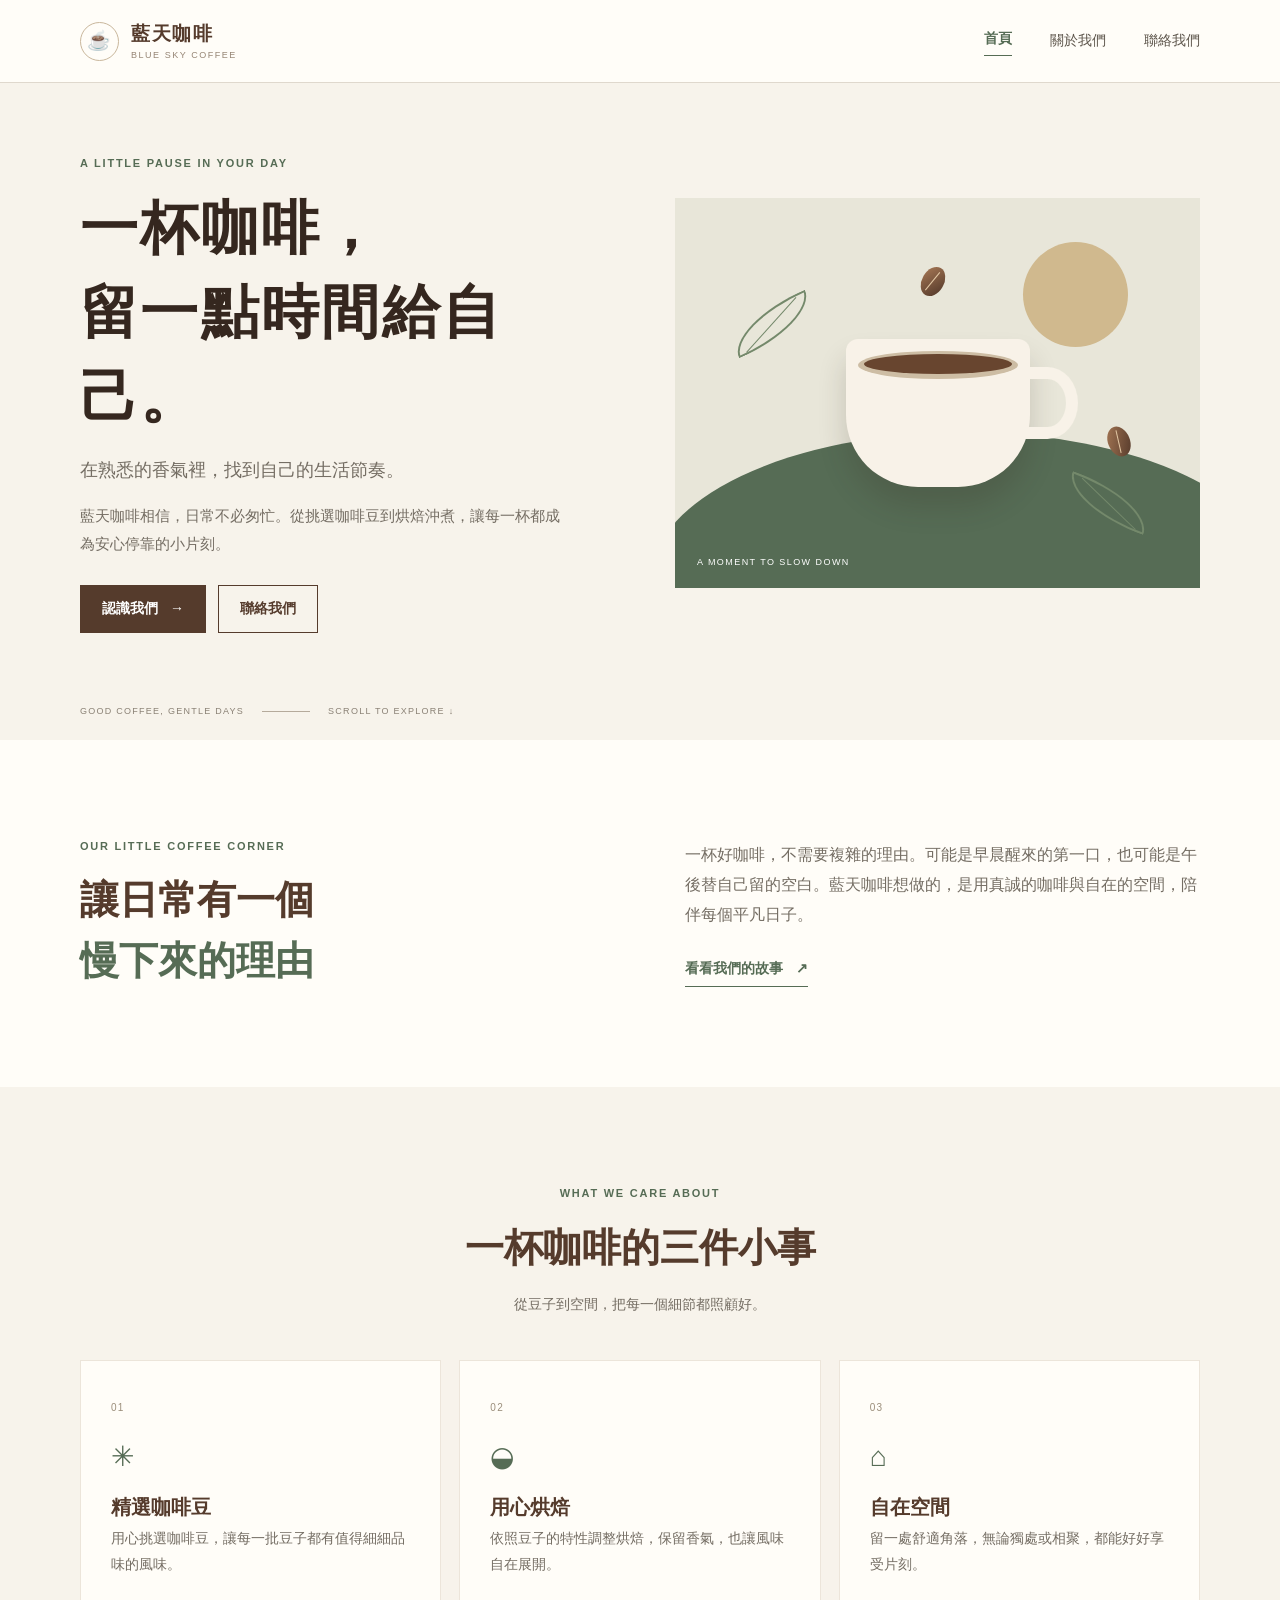
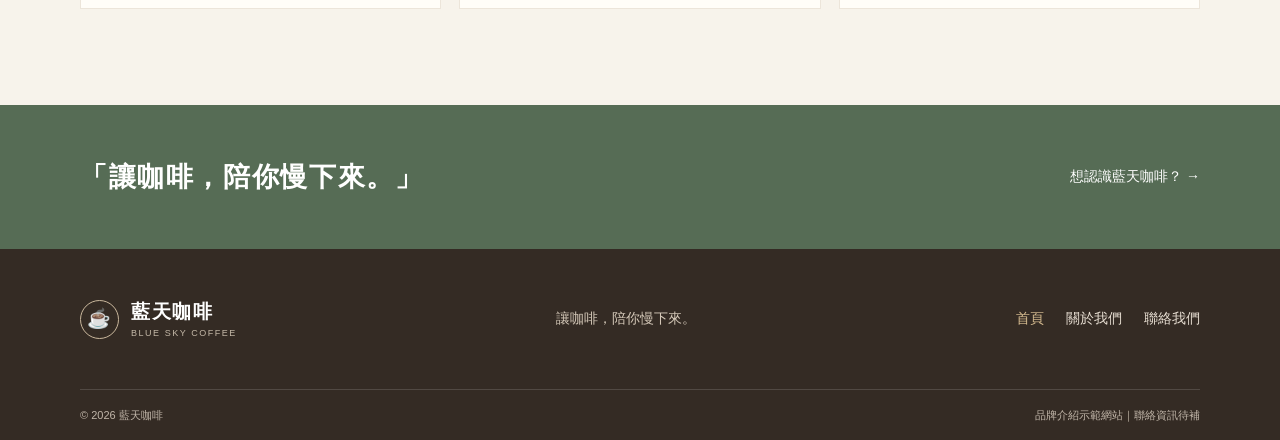
<file: pages/index.html>
﻿<!doctype html>
<html lang="zh-Hant">
<head>
  <meta charset="utf-8">
  <meta name="viewport" content="width=device-width, initial-scale=1">
  <meta name="description" content="藍天咖啡，讓咖啡陪你慢下來。認識品牌理念與咖啡特色。">
  <title>藍天咖啡｜讓咖啡，陪你慢下來</title>
  <link rel="stylesheet" href="assets/css/site.css">
  <script src="assets/js/site.js" defer></script>
</head>
<body>
<header class="site-header"><nav class="nav wrap" aria-label="主要導覽"><a class="brand" href="index.html" aria-label="藍天咖啡首頁"><span class="brand-mark" aria-hidden="true">☕</span><span>藍天咖啡<small>BLUE SKY COFFEE</small></span></a><button class="menu-toggle" type="button" aria-expanded="false" aria-controls="site-menu" aria-label="開啟導覽選單"><span></span><span></span><span></span></button><div class="menu" id="site-menu"><a href="index.html" aria-current="page">首頁</a><a href="about.html">關於我們</a><a href="contact.html">聯絡我們</a></div></nav></header>
<main>
<section class="hero"><div class="wrap hero-grid"><div class="hero-copy"><p class="eyebrow">A LITTLE PAUSE IN YOUR DAY</p><h1>一杯咖啡，<br>留一點時間給自己。</h1><p class="lead">在熟悉的香氣裡，找到自己的生活節奏。</p><p>藍天咖啡相信，日常不必匆忙。從挑選咖啡豆到烘焙沖煮，讓每一杯都成為安心停靠的小片刻。</p><div class="actions"><a class="button button-dark" href="about.html">認識我們 <span aria-hidden="true">→</span></a><a class="button button-outline" href="contact.html">聯絡我們</a></div></div><div class="coffee-art" role="img" aria-label="以日光、咖啡杯與咖啡豆構成的咖啡主題插畫"><span class="art-sun"></span><span class="art-leaf leaf-one"></span><span class="art-leaf leaf-two"></span><span class="art-bean bean-one"></span><span class="art-bean bean-two"></span><div class="cup"><span class="coffee"></span><span class="cup-handle"></span></div><span class="art-caption">A MOMENT TO SLOW DOWN</span></div></div><div class="hero-bottom wrap"><span>GOOD COFFEE, GENTLE DAYS</span><span class="hero-line"></span><span>SCROLL TO EXPLORE ↓</span></div></section>
<section class="intro section"><div class="wrap intro-grid"><div><p class="eyebrow">OUR LITTLE COFFEE CORNER</p><h2>讓日常有一個<br><em>慢下來的理由</em></h2></div><div><p>一杯好咖啡，不需要複雜的理由。可能是早晨醒來的第一口，也可能是午後替自己留的空白。藍天咖啡想做的，是用真誠的咖啡與自在的空間，陪伴每個平凡日子。</p><a class="text-link" href="about.html">看看我們的故事 <span aria-hidden="true">↗</span></a></div></div></section>
<section class="features section"><div class="wrap"><div class="section-heading"><p class="eyebrow">WHAT WE CARE ABOUT</p><h2>一杯咖啡的三件小事</h2><p>從豆子到空間，把每一個細節都照顧好。</p></div><div class="feature-grid"><article class="feature-card"><span class="feature-no">01</span><span class="feature-icon" aria-hidden="true">✳</span><h3>精選咖啡豆</h3><p>用心挑選咖啡豆，讓每一批豆子都有值得細細品味的風味。</p></article><article class="feature-card"><span class="feature-no">02</span><span class="feature-icon" aria-hidden="true">◒</span><h3>用心烘焙</h3><p>依照豆子的特性調整烘焙，保留香氣，也讓風味自在展開。</p></article><article class="feature-card"><span class="feature-no">03</span><span class="feature-icon" aria-hidden="true">⌂</span><h3>自在空間</h3><p>留一處舒適角落，無論獨處或相聚，都能好好享受片刻。</p></article></div></div></section>
<section class="quote-band"><div class="wrap"><p>「讓咖啡，陪你慢下來。」</p><a href="contact.html">想認識藍天咖啡？ <span aria-hidden="true">→</span></a></div></section>
</main>
<footer class="footer"><div class="wrap footer-main"><a class="brand footer-brand" href="index.html"><span class="brand-mark" aria-hidden="true">☕</span><span>藍天咖啡<small>BLUE SKY COFFEE</small></span></a><p>讓咖啡，陪你慢下來。</p><div class="footer-links"><a href="index.html" aria-current="page">首頁</a><a href="about.html">關於我們</a><a href="contact.html">聯絡我們</a></div></div><div class="wrap footer-bottom"><span>© 2026 藍天咖啡</span><span>品牌介紹示範網站｜聯絡資訊待補</span></div></footer>
</body>
</html>
</file>
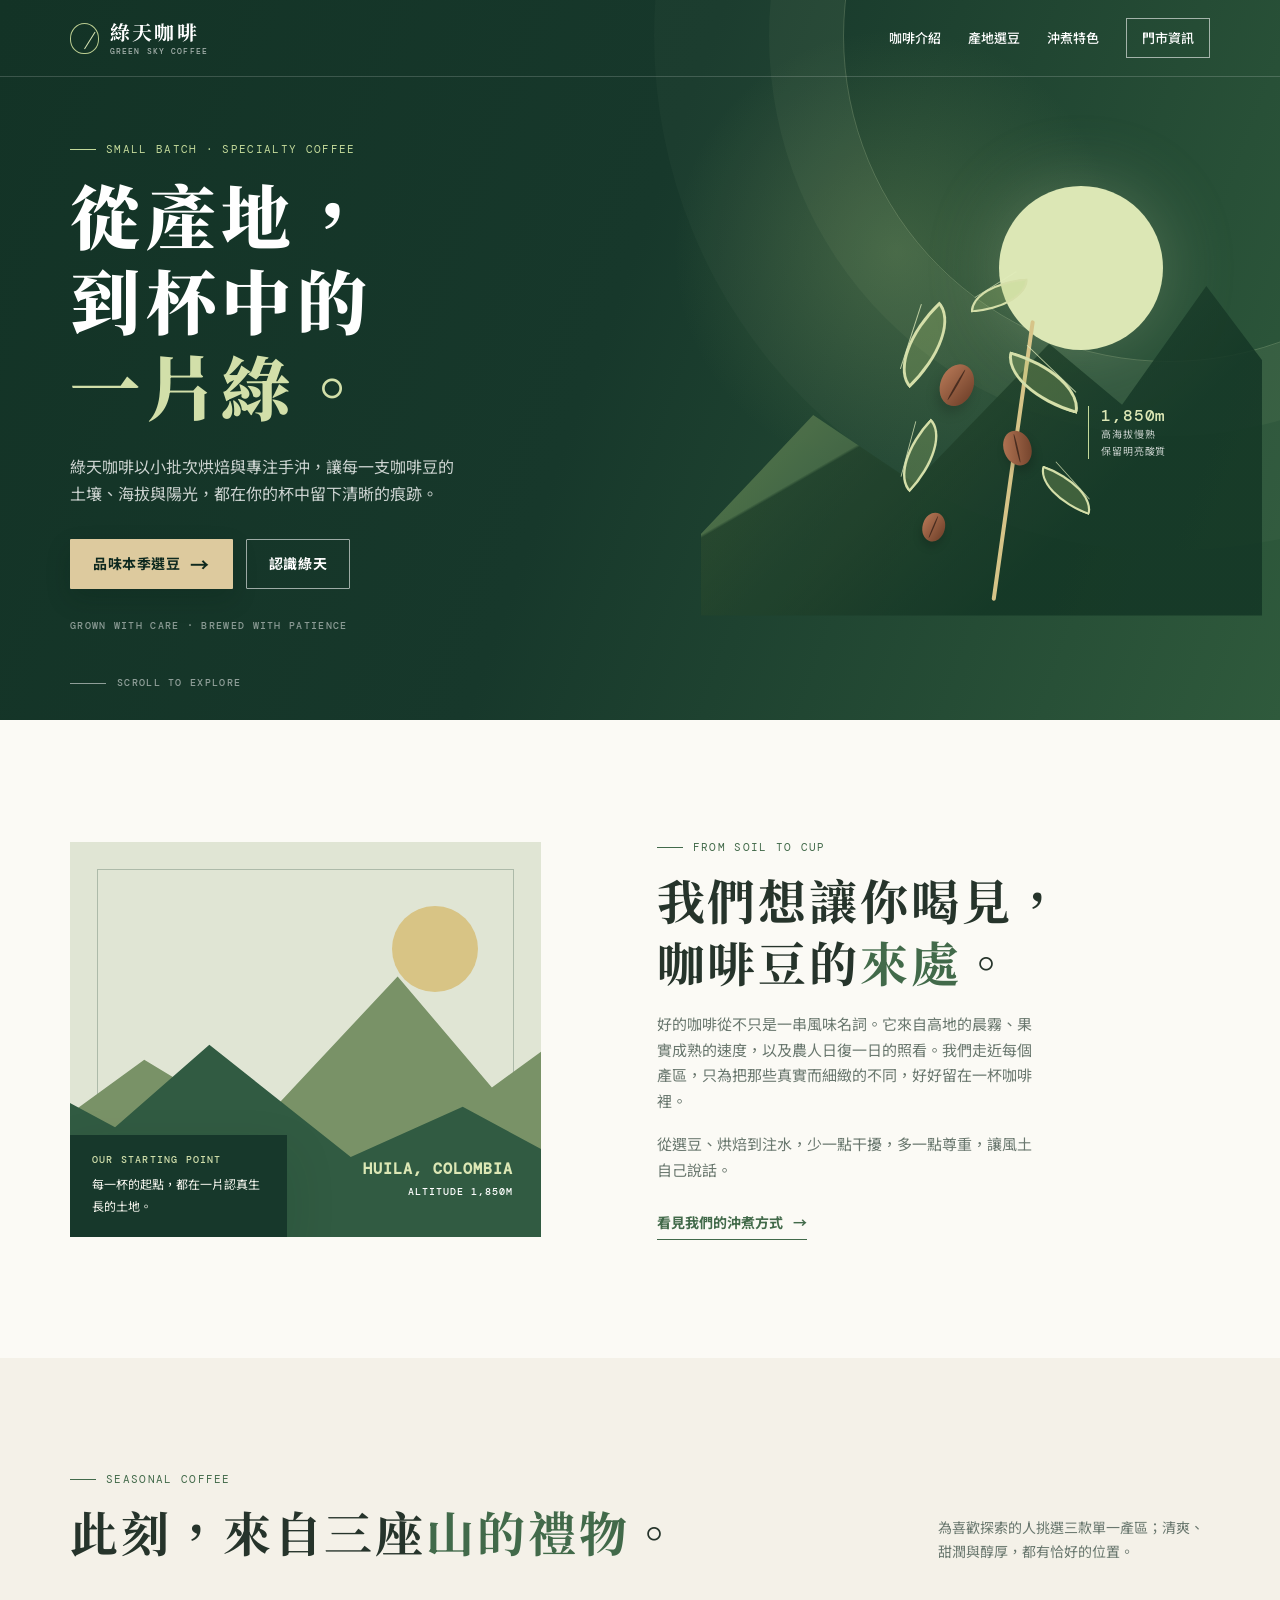
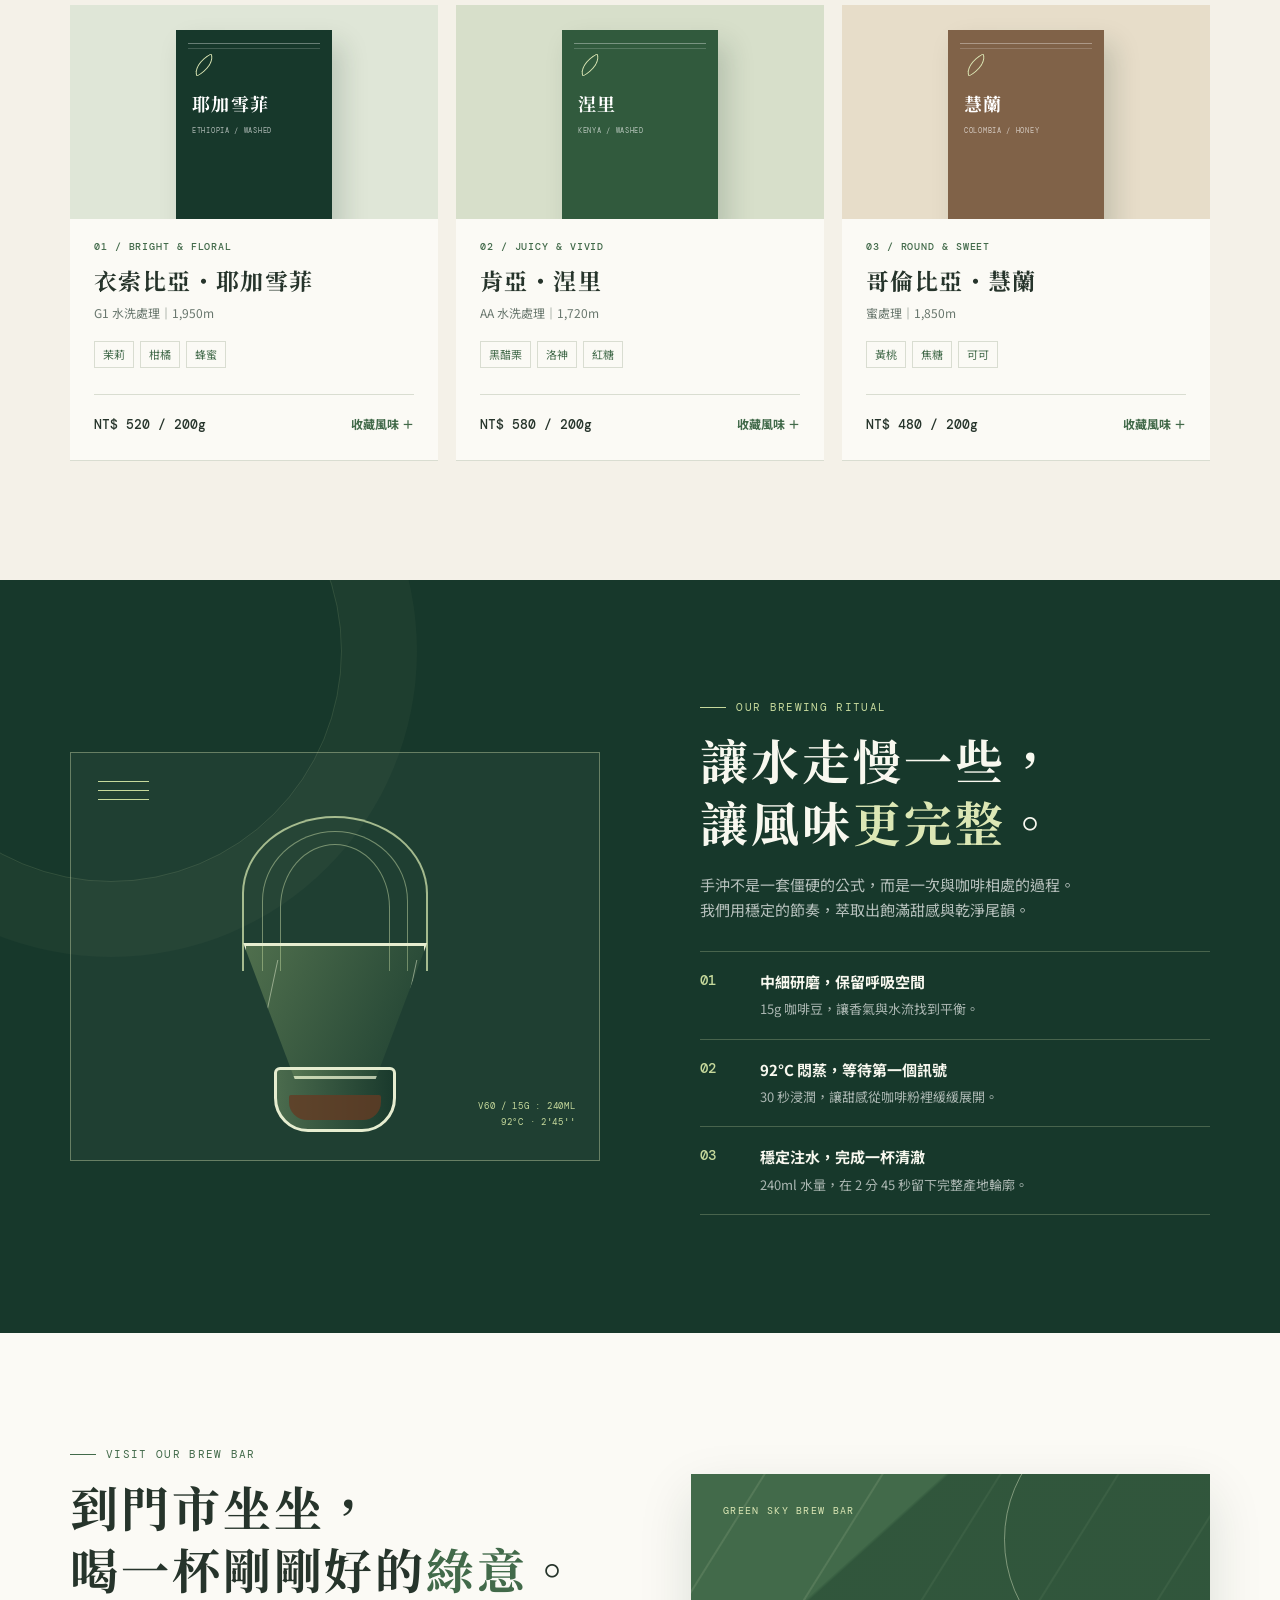
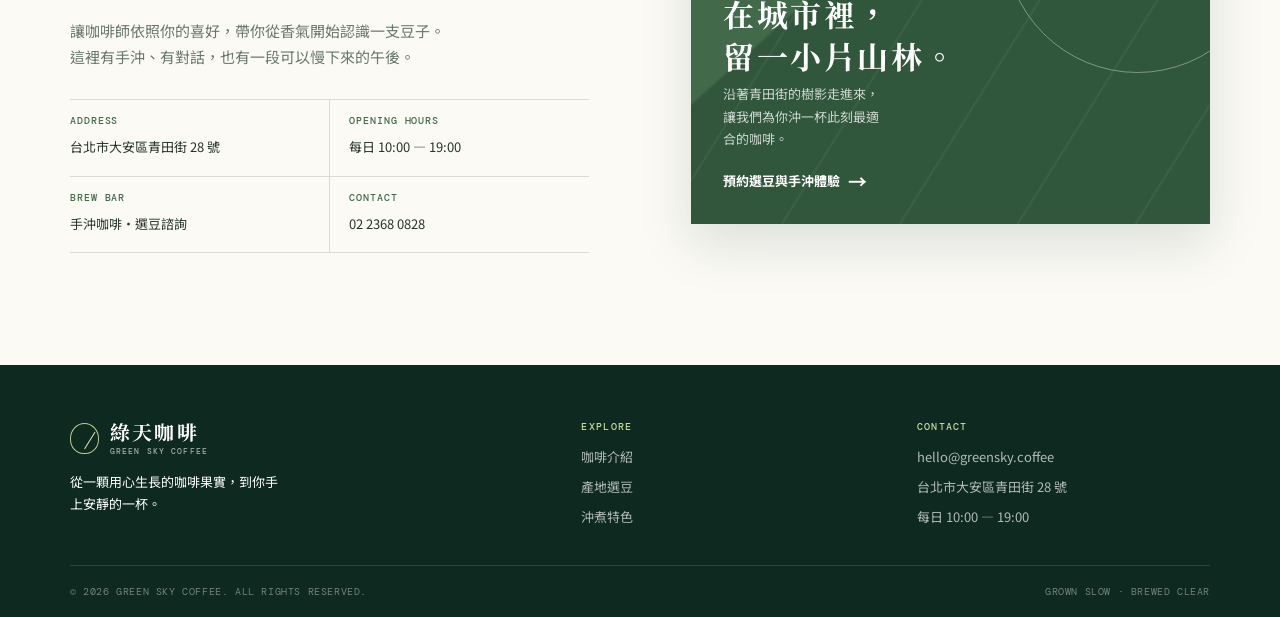
<file: refined/index.html>
<!DOCTYPE html>
<html lang="zh-Hant">
<head>
  <meta charset="UTF-8">
  <meta name="viewport" content="width=device-width, initial-scale=1.0">
  <meta name="description" content="綠天咖啡以小批次烘焙與手沖，讓每一支精品咖啡豆的產地風土清晰抵達杯中。">
  <title>綠天咖啡｜從產地，到杯中的一片綠</title>
  <link rel="preconnect" href="https://fonts.googleapis.com">
  <link rel="preconnect" href="https://fonts.gstatic.com" crossorigin>
  <link href="https://fonts.googleapis.com/css2?family=DM+Mono:wght@400;500&family=Noto+Sans+TC:wght@400;500;600;700&family=Noto+Serif+TC:wght@500;600;700;900&display=swap" rel="stylesheet">
  <style>
    :root {
      --forest: #17382b;
      --deep-forest: #0e291f;
      --moss: #426a4a;
      --leaf: #9aaa72;
      --cream: #f4f1e8;
      --paper: #fbfaf5;
      --oat: #ddca9e;
      --clay: #ad7655;
      --ink: #26342b;
      --muted: #69776e;
      --line: #d9ddd1;
      --shadow: 0 20px 50px rgba(18, 45, 32, .13);
    }

    * { box-sizing: border-box; }
    html { scroll-behavior: smooth; }
    body { margin: 0; background: var(--cream); color: var(--ink); font-family: "Noto Sans TC", sans-serif; line-height: 1.7; -webkit-font-smoothing: antialiased; }
    a { color: inherit; text-decoration: none; }
    button, input { font: inherit; }
    button { cursor: pointer; }
    .container { width: min(1140px, calc(100% - 52px)); margin: 0 auto; }
    .sr-only { position: absolute; width: 1px; height: 1px; overflow: hidden; clip: rect(0,0,0,0); white-space: nowrap; }
    .eyebrow { display: flex; align-items: center; gap: 10px; margin: 0 0 12px; color: var(--moss); font-family: "DM Mono", monospace; font-size: 11px; letter-spacing: .12em; }
    .eyebrow::before { content: ""; width: 26px; height: 1px; background: currentColor; }
    .title { margin: 0; font: 700 clamp(30px, 4vw, 48px)/1.3 "Noto Serif TC", serif; letter-spacing: .06em; }
    .title strong { color: var(--moss); font: inherit; }
    .copy { max-width: 48ch; margin: 18px 0 0; color: var(--muted); font-size: 15px; }
    .button { display: inline-flex; align-items: center; justify-content: center; gap: 10px; min-height: 50px; padding: 12px 22px; border: 1px solid transparent; border-radius: 1px; font-size: 14px; font-weight: 700; letter-spacing: .04em; transition: transform .2s ease, background .2s ease, color .2s ease, border-color .2s ease; }
    .button:hover { transform: translateY(-2px); }
    .button:focus-visible, a:focus-visible, button:focus-visible, input:focus-visible { outline: 3px solid #d3c66b; outline-offset: 3px; }
    .button-main { color: var(--deep-forest); background: var(--oat); box-shadow: 0 10px 24px rgba(7, 27, 18, .18); }
    .button-main:hover { background: #eddaac; }
    .button-light { border-color: rgba(255,255,255,.58); color: #fff; }
    .button-light:hover { background: rgba(255,255,255,.12); }
    .icon-arrow { font-size: 19px; line-height: 1; }

    /* Header */
    .header { position: absolute; z-index: 10; width: 100%; color: #fff; border-bottom: 1px solid rgba(255,255,255,.17); }
    .nav { display: flex; min-height: 76px; align-items: center; justify-content: space-between; }
    .brand { display: flex; align-items: center; gap: 11px; font: 700 20px/1 "Noto Serif TC", serif; letter-spacing: .11em; }
    .brand-symbol { position: relative; width: 29px; height: 31px; border: 1px solid #bbcd91; border-radius: 50% 50% 47% 47%; color: #d9e5b6; }
    .brand-symbol::before { content: ""; position: absolute; top: 5px; left: 13px; width: 1px; height: 20px; background: #d9e5b6; transform: rotate(32deg); transform-origin: bottom; }
    .brand small { display: block; margin-top: 5px; color: rgba(255,255,255,.63); font: 500 8px/1 "DM Mono", monospace; letter-spacing: .14em; }
    .nav-links { display: flex; align-items: center; gap: 27px; font-size: 13px; font-weight: 500; }
    .nav-links a { position: relative; padding: 6px 0; }
    .nav-links a:not(.nav-book)::after { content: ""; position: absolute; right: 0; bottom: 0; left: 0; height: 1px; background: var(--leaf); transform: scaleX(0); transform-origin: right; transition: transform .2s; }
    .nav-links a:not(.nav-book):hover::after { transform: scaleX(1); transform-origin: left; }
    .nav-book { padding: 8px 15px !important; border: 1px solid rgba(255,255,255,.58); }
    .nav-book:hover { color: var(--forest); background: #fff; }
    .menu-button { display: none; width: 40px; height: 40px; border: 0; color: #fff; background: transparent; font-size: 23px; }

    /* Hero */
    .hero { position: relative; min-height: 720px; overflow: hidden; color: #fff; background: var(--forest); }
    .hero::before { content: ""; position: absolute; inset: 0; background: radial-gradient(circle at 70% 35%, rgba(141,170,103,.28), transparent 22%), linear-gradient(110deg, #133326 0%, #17382b 47%, #2f5a3c 100%); }
    .hero::after { content: ""; position: absolute; top: -290px; right: -215px; width: 650px; height: 650px; border: 1px solid rgba(223,235,186,.22); border-radius: 50%; box-shadow: 0 0 0 74px rgba(223,235,186,.045), 0 0 0 189px rgba(223,235,186,.025); }
    .hero-grid { position: relative; z-index: 1; display: grid; grid-template-columns: 1.05fr .95fr; gap: 35px; align-items: center; min-height: 720px; padding: 126px 0 72px; }
    .hero .eyebrow { color: #c3d99a; }
    .hero h1 { max-width: 12ch; margin: 0; font: 900 clamp(43px, 5.5vw, 70px)/1.22 "Noto Serif TC", serif; letter-spacing: .08em; }
    .hero h1 em { color: #d2dfa9; font-style: normal; }
    .hero-lede { max-width: 43ch; margin: 26px 0 31px; color: rgba(255,255,255,.78); font-size: 16px; }
    .hero-actions { display: flex; flex-wrap: wrap; gap: 13px; }
    .hero-signature { margin: 29px 0 0; color: rgba(255,255,255,.5); font: 500 10px/1.6 "DM Mono", monospace; letter-spacing: .13em; }
    .hero-visual { position: relative; height: 453px; }
    .sun-disc { position: absolute; top: 25px; right: 9%; width: 164px; height: 164px; border-radius: 50%; background: #dce7b5; box-shadow: 0 0 72px rgba(220,231,181,.25); }
    .hill { position: absolute; right: -10%; bottom: -2px; width: 107%; height: 75%; clip-path: polygon(0 76%, 20% 41%, 38% 61%, 62% 20%, 75% 38%, 90% 3%, 100% 25%, 100% 100%, 0 100%); background: linear-gradient(136deg, #72905c, #244c36 69%); opacity: .88; }
    .hill::after { content: ""; position: absolute; inset: 0; background: linear-gradient(150deg, transparent 39%, rgba(8,38,25,.55) 39.5% 100%); }
    .coffee-plant { position: absolute; z-index: 2; right: 19%; bottom: 13px; width: 255px; height: 330px; transform: rotate(-4deg); }
    .stem { position: absolute; bottom: 0; left: 125px; width: 4px; height: 283px; border-radius: 4px; background: #d6c488; transform: rotate(12deg); transform-origin: bottom; }
    .leaf { position: absolute; width: 82px; height: 42px; border: 3px solid #d5dfa9; border-radius: 100% 0 100% 0; background: rgba(173,202,117,.26); }
    .leaf::after { content: ""; position: absolute; top: 50%; left: 4px; width: 68px; height: 1px; background: rgba(226,237,189,.78); transform: rotate(-28deg); transform-origin: left; }
    .leaf-a { top: 49px; left: 35px; transform: rotate(-40deg); }
    .leaf-b { top: 95px; right: 22px; transform: rotate(20deg) scaleX(-1); }
    .leaf-c { top: 159px; left: 23px; transform: rotate(-43deg) scale(.84); }
    .leaf-d { top: 204px; right: 7px; transform: rotate(24deg) scaleX(-1) scale(.74); }
    .leaf-e { top: 5px; right: 60px; transform: rotate(0deg) scale(.72); }
    .bean { position: absolute; z-index: 3; width: 33px; height: 43px; border-radius: 50%; background: linear-gradient(110deg, #b87957, #6d3e28); box-shadow: 0 8px 12px rgba(0,0,0,.17); }
    .bean::before { content: ""; position: absolute; top: 4px; bottom: 4px; left: 15px; width: 2px; border-radius: 50%; background: rgba(45,26,19,.72); transform: rotate(8deg); }
    .bean-1 { top: 91px; left: 89px; transform: rotate(26deg); }
    .bean-2 { top: 158px; right: 77px; transform: rotate(-17deg) scale(.83); }
    .bean-3 { top: 231px; left: 56px; transform: rotate(19deg) scale(.68); }
    .origin-tag { position: absolute; z-index: 3; top: 52%; right: -2%; width: 132px; padding-left: 12px; border-left: 1px solid #c3d99a; color: rgba(255,255,255,.76); font-size: 10px; line-height: 1.7; letter-spacing: .08em; }
    .origin-tag b { display: block; color: #dce7b5; font: 500 16px/1.2 "DM Mono", monospace; }
    .scroll-hint { position: absolute; bottom: 22px; left: max(26px, calc((100% - 1140px) / 2)); z-index: 2; display: flex; gap: 11px; align-items: center; color: rgba(255,255,255,.52); font: 500 10px/1 "DM Mono", monospace; letter-spacing: .13em; }
    .scroll-hint::before { content: ""; width: 36px; height: 1px; background: currentColor; }

    /* Story */
    .story { padding: 118px 0; background: var(--paper); }
    .story-grid { display: grid; grid-template-columns: .92fr 1.08fr; gap: clamp(46px, 9vw, 120px); align-items: center; }
    .origin-window { position: relative; min-height: 395px; overflow: hidden; background: #e0e5d4; }
    .origin-window::before { content: ""; position: absolute; inset: 27px; border: 1px solid rgba(23,56,43,.25); }
    .origin-sun { position: absolute; top: 64px; right: 63px; width: 86px; height: 86px; border-radius: 50%; background: #d8c485; }
    .origin-hill-one, .origin-hill-two { position: absolute; right: -12%; bottom: -2%; left: -13%; clip-path: polygon(0 72%, 23% 40%, 42% 62%, 66% 13%, 82% 49%, 100% 24%, 100% 100%, 0 100%); }
    .origin-hill-one { height: 78%; background: #799267; }
    .origin-hill-two { height: 58%; background: #315b42; transform: scaleX(-1); }
    .origin-label { position: absolute; z-index: 2; right: 28px; bottom: 27px; color: #fff; font: 500 10px/1.7 "DM Mono", monospace; letter-spacing: .1em; text-align: right; }
    .origin-label b { display: block; color: #dce7b5; font-size: 15px; }
    .story-note { position: absolute; z-index: 3; bottom: 0; left: 0; width: 217px; padding: 20px 22px; color: #f9f8f1; background: var(--forest); box-shadow: var(--shadow); }
    .story-note b { display: block; margin-bottom: 8px; color: #cfddaa; font: 500 10px/1 "DM Mono", monospace; letter-spacing: .12em; }
    .story-note p { margin: 0; font-size: 12px; line-height: 1.8; }
    .story-link { display: inline-flex; gap: 10px; margin-top: 29px; padding-bottom: 4px; border-bottom: 1px solid var(--moss); color: var(--moss); font-size: 14px; font-weight: 700; }

    /* Selection */
    .selection { padding: 112px 0 120px; background: var(--cream); }
    .section-head { display: flex; align-items: end; justify-content: space-between; gap: 30px; margin-bottom: 42px; }
    .section-head .copy { max-width: 34ch; margin: 0; font-size: 14px; }
    .coffee-grid { display: grid; grid-template-columns: repeat(3, 1fr); gap: 18px; }
    .coffee-card { display: flex; flex-direction: column; min-height: 455px; background: var(--paper); box-shadow: 0 1px 0 var(--line); transition: transform .25s ease, box-shadow .25s ease; }
    .coffee-card:hover { transform: translateY(-6px); box-shadow: var(--shadow); }
    .bag-visual { position: relative; height: 214px; overflow: hidden; background: #dfe6d7; }
    .coffee-card:nth-child(2) .bag-visual { background: #d7dfca; }
    .coffee-card:nth-child(3) .bag-visual { background: #e7ddc9; }
    .bag { position: absolute; right: 50%; bottom: -10px; width: 156px; height: 199px; padding: 28px 16px; color: #fff; background: var(--forest); box-shadow: 10px 14px 25px rgba(20,50,36,.17); transform: translateX(50%); }
    .coffee-card:nth-child(2) .bag { background: #315a3d; }
    .coffee-card:nth-child(3) .bag { background: #806248; }
    .bag::before { content: ""; position: absolute; top: 13px; right: 12px; left: 12px; height: 1px; background: rgba(255,255,255,.35); box-shadow: 0 5px 0 rgba(255,255,255,.18); }
    .bag .mini-leaf { display: block; width: 24px; height: 14px; margin-bottom: 19px; border: 1px solid #dce7b5; border-radius: 100% 0; transform: rotate(-28deg); }
    .bag .bag-name { position: relative; z-index: 1; font: 700 18px/1.3 "Noto Serif TC", serif; letter-spacing: .07em; }
    .bag .bag-origin { display: block; margin-top: 7px; color: rgba(255,255,255,.65); font: 400 7px/1.4 "DM Mono", monospace; letter-spacing: .1em; }
    .card-body { display: flex; flex: 1; flex-direction: column; padding: 23px 24px 22px; }
    .card-index { color: var(--moss); font: 500 10px/1 "DM Mono", monospace; letter-spacing: .09em; }
    .card-body h3 { margin: 13px 0 5px; font: 700 23px/1.4 "Noto Serif TC", serif; letter-spacing: .06em; }
    .card-origin { margin: 0; color: var(--muted); font-size: 12px; }
    .flavour { display: flex; flex-wrap: wrap; gap: 6px; margin: 18px 0 auto; }
    .flavour span { padding: 3px 8px; border: 1px solid var(--line); color: var(--moss); font-size: 11px; }
    .card-footer { display: flex; align-items: center; justify-content: space-between; gap: 12px; margin-top: 20px; padding-top: 15px; border-top: 1px solid var(--line); }
    .price { font: 500 13px/1 "DM Mono", monospace; }
    .save-button { padding: 4px 0; border: 0; color: var(--moss); background: transparent; font-size: 12px; font-weight: 700; }
    .save-button:hover { color: var(--clay); }

    /* Brew */
    .brew { position: relative; overflow: hidden; padding: 118px 0; color: #f8f8ef; background: var(--forest); }
    .brew::before { content: ""; position: absolute; top: -160px; left: -120px; width: 460px; height: 460px; border: 1px solid rgba(211,227,166,.14); border-radius: 50%; box-shadow: 0 0 0 75px rgba(211,227,166,.035); }
    .brew-grid { position: relative; z-index: 1; display: grid; grid-template-columns: 1.02fr .98fr; gap: clamp(45px, 8vw, 100px); align-items: center; }
    .brew .eyebrow { color: #c6d99c; }
    .brew .title strong { color: #dce7b5; }
    .brew .copy { color: rgba(255,255,255,.69); }
    .brew-drawing { position: relative; min-height: 409px; border: 1px solid rgba(220,231,181,.38); background: rgba(255,255,255,.035); }
    .brew-drawing::before { content: ""; position: absolute; top: 28px; left: 27px; width: 51px; height: 1px; background: #c6d99c; box-shadow: 0 9px 0 #c6d99c, 0 18px 0 #c6d99c; }
    .water-lines { position: absolute; top: 63px; left: 50%; width: 186px; height: 155px; border: 2px solid rgba(210,228,174,.75); border-bottom: 0; border-radius: 50% 50% 0 0; transform: translateX(-50%); }
    .water-lines::before, .water-lines::after { content: ""; position: absolute; top: 13px; right: 18px; bottom: 0; left: 18px; border: 1px solid rgba(210,228,174,.48); border-bottom: 0; border-radius: 50% 50% 0 0; }
    .water-lines::after { top: 26px; right: 36px; left: 36px; }
    .dripper { position: absolute; bottom: 81px; left: 50%; width: 184px; height: 136px; border: 3px solid #e6edd0; background: linear-gradient(115deg, rgba(173,203,129,.34), rgba(30,74,48,.14)); clip-path: polygon(0 0,100% 0,72% 100%,28% 100%); transform: translateX(-50%); }
    .dripper::before { content: ""; position: absolute; top: 14px; right: 19px; bottom: 0; left: 19px; border-left: 1px solid rgba(230,237,208,.5); border-right: 1px solid rgba(230,237,208,.5); transform: skewX(-12deg); }
    .server { position: absolute; bottom: 28px; left: 50%; width: 122px; height: 65px; border: 3px solid #e6edd0; border-radius: 6px 6px 34px 34px; background: linear-gradient(90deg, rgba(160,192,130,.34), rgba(9,41,27,.24)); transform: translateX(-50%); }
    .server::after { content: ""; position: absolute; right: 12px; bottom: 9px; left: 12px; height: 25px; border-radius: 2px 2px 18px 18px; background: rgba(100,59,35,.8); }
    .brew-caption { position: absolute; right: 24px; bottom: 21px; color: #c6d99c; font: 400 9px/1.8 "DM Mono", monospace; letter-spacing: .08em; text-align: right; }
    .method-list { display: grid; gap: 0; margin: 28px 0 0; padding: 0; list-style: none; }
    .method-list li { display: grid; grid-template-columns: 45px 1fr; gap: 15px; padding: 17px 0; border-top: 1px solid rgba(220,231,181,.25); }
    .method-list li:last-child { border-bottom: 1px solid rgba(220,231,181,.25); }
    .method-no { color: #c6d99c; font: 500 14px/1.7 "DM Mono", monospace; }
    .method-text b { display: block; font-size: 15px; }
    .method-text span { color: rgba(255,255,255,.64); font-size: 13px; }

    /* Visit */
    .visit { padding: 112px 0; background: var(--paper); }
    .visit-grid { display: grid; grid-template-columns: 1fr 1fr; gap: clamp(42px, 8vw, 105px); align-items: center; }
    .store-card { position: relative; min-height: 350px; overflow: hidden; color: #fff; background: var(--moss); box-shadow: var(--shadow); }
    .store-card::before { content: ""; position: absolute; inset: 0; opacity: .68; background: linear-gradient(138deg, transparent 28%, rgba(11,45,30,.46) 28.5% 100%), repeating-linear-gradient(122deg, transparent 0 61px, rgba(224,235,195,.18) 62px 63px, transparent 64px 100px); }
    .store-card::after { content: ""; position: absolute; top: -68px; right: -61px; width: 265px; height: 265px; border: 1px solid rgba(227,237,203,.44); border-radius: 50%; }
    .store-inner { position: relative; z-index: 1; display: flex; min-height: 350px; flex-direction: column; padding: 32px; }
    .store-kicker { margin: 0; color: #dce7b5; font: 400 10px/1 "DM Mono", monospace; letter-spacing: .13em; }
    .store-inner h3 { margin: auto 0 7px; font: 700 31px/1.35 "Noto Serif TC", serif; letter-spacing: .08em; }
    .store-inner p:not(.store-kicker) { max-width: 23ch; margin: 0; color: rgba(255,255,255,.76); font-size: 13px; }
    .store-link { display: inline-flex; align-items: center; gap: 8px; margin-top: 20px; color: #fff; font-size: 13px; font-weight: 700; }
    .details { display: grid; grid-template-columns: repeat(2, 1fr); gap: 0; margin: 30px 0 0; }
    .detail { padding: 16px 0; border-top: 1px solid var(--line); }
    .detail:nth-last-child(-n+2) { border-bottom: 1px solid var(--line); }
    .detail:nth-child(odd) { padding-right: 19px; }
    .detail:nth-child(even) { padding-left: 19px; border-left: 1px solid var(--line); }
    .detail b { display: block; margin-bottom: 6px; color: var(--moss); font: 500 10px/1 "DM Mono", monospace; letter-spacing: .09em; }
    .detail span { font-size: 13px; }

    /* Footer and small UI */
    footer { color: rgba(255,255,255,.68); background: var(--deep-forest); }
    .footer-grid { display: grid; grid-template-columns: 1.6fr 1fr 1fr; gap: 42px; padding: 57px 0 37px; }
    .footer-brand { color: #fff; }
    .footer-brand p { max-width: 30ch; margin: 16px 0 0; font-size: 13px; }
    .footer-heading { margin: 0 0 14px; color: #c6d99c; font: 500 10px/1 "DM Mono", monospace; letter-spacing: .13em; }
    .footer-list { margin: 0; padding: 0; list-style: none; font-size: 13px; }
    .footer-list li + li { margin-top: 8px; }
    .footer-list a:hover { color: #fff; }
    .footer-bottom { display: flex; justify-content: space-between; gap: 20px; padding: 18px 0; border-top: 1px solid rgba(255,255,255,.13); color: rgba(255,255,255,.42); font: 400 10px/1.5 "DM Mono", monospace; letter-spacing: .06em; }
    .toast { position: fixed; right: 22px; bottom: 22px; z-index: 30; max-width: min(340px, calc(100% - 44px)); padding: 13px 17px; border-left: 3px solid var(--oat); color: #fff; background: var(--deep-forest); box-shadow: var(--shadow); font-size: 13px; opacity: 0; pointer-events: none; transform: translateY(12px); transition: opacity .23s ease, transform .23s ease; }
    .toast.show { opacity: 1; transform: translateY(0); }
    .reveal { opacity: 0; transform: translateY(18px); transition: opacity .65s ease, transform .65s ease; }
    .reveal.in { opacity: 1; transform: translateY(0); }

    @media (max-width: 840px) {
      .nav { min-height: 68px; }
      .menu-button { display: block; }
      .nav-links { position: absolute; top: 68px; right: 0; left: 0; display: grid; gap: 0; max-height: 0; overflow: hidden; background: #112f23; transition: max-height .28s ease; }
      .nav-links.open { max-height: 300px; border-top: 1px solid rgba(255,255,255,.14); }
      .nav-links a { padding: 13px 26px; border-bottom: 1px solid rgba(255,255,255,.1); }
      .nav-links .nav-book { margin: 10px 26px; text-align: center; }
      .hero, .hero-grid { min-height: 725px; }
      .hero-grid { grid-template-columns: 1fr; padding-top: 110px; }
      .hero-visual { height: 280px; margin-top: -40px; }
      .sun-disc { top: 8px; right: 14%; width: 118px; height: 118px; }
      .hill { width: 86%; height: 97%; }
      .coffee-plant { right: 16%; bottom: -24px; transform: scale(.75) rotate(-4deg); transform-origin: bottom right; }
      .origin-tag { top: 45%; right: 1%; }
      .story-grid, .brew-grid, .visit-grid { grid-template-columns: 1fr; }
      .origin-window { max-width: 560px; width: 100%; }
      .coffee-grid { grid-template-columns: repeat(2, 1fr); }
      .coffee-card:last-child { grid-column: span 2; }
      .footer-grid { grid-template-columns: 1.4fr 1fr; }
      .footer-brand { grid-column: span 2; }
    }

    @media (max-width: 570px) {
      .container { width: min(100% - 34px, 1140px); }
      .hero, .hero-grid { min-height: 680px; }
      .hero-grid { padding-top: 99px; padding-bottom: 44px; }
      .hero h1 { font-size: 40px; }
      .hero-lede { margin: 19px 0 23px; font-size: 14px; }
      .hero-visual { height: 238px; }
      .origin-tag { display: none; }
      .scroll-hint { bottom: 12px; left: 17px; }
      .story, .selection, .brew, .visit { padding: 76px 0; }
      .origin-window { min-height: 335px; }
      .story-note { width: 190px; padding: 16px; }
      .section-head { display: block; }
      .section-head .copy { margin-top: 15px; }
      .coffee-grid { grid-template-columns: 1fr; }
      .coffee-card:last-child { grid-column: auto; }
      .brew-drawing { min-height: 325px; }
      .water-lines { transform: translateX(-50%) scale(.82); transform-origin: top; }
      .dripper { transform: translateX(-50%) scale(.8); transform-origin: bottom; }
      .server { transform: translateX(-50%) scale(.8); transform-origin: bottom; }
      .details { grid-template-columns: 1fr; }
      .detail, .detail:nth-last-child(-n+2) { border-bottom: 0; }
      .detail:first-child { border-top: 1px solid var(--line); }
      .detail:last-child { border-bottom: 1px solid var(--line); }
      .detail:nth-child(even) { padding-left: 0; border-left: 0; }
      .footer-grid { grid-template-columns: 1fr; gap: 30px; }
      .footer-brand { grid-column: auto; }
      .footer-bottom { display: block; }
      .footer-bottom span + span { display: block; margin-top: 6px; }
    }

    @media (prefers-reduced-motion: reduce) {
      html { scroll-behavior: auto; }
      *, *::before, *::after { transition-duration: .01ms !important; animation-duration: .01ms !important; }
      .reveal { opacity: 1; transform: none; }
    }
  </style>
</head>
<body>
  <header class="header" id="top">
    <nav class="nav container" aria-label="主要導覽">
      <a class="brand" href="#top" aria-label="回到綠天咖啡首頁"><span class="brand-symbol" aria-hidden="true"></span><span>綠天咖啡<small>GREEN SKY COFFEE</small></span></a>
      <button class="menu-button" type="button" aria-label="開啟導覽選單" aria-expanded="false" aria-controls="navLinks">☰</button>
      <div class="nav-links" id="navLinks">
        <a href="#story">咖啡介紹</a>
        <a href="#selection">產地選豆</a>
        <a href="#brew">沖煮特色</a>
        <a class="nav-book" href="#visit">門市資訊</a>
      </div>
    </nav>
  </header>

  <main>
    <section class="hero" aria-labelledby="heroTitle">
      <div class="hero-grid container">
        <div class="reveal">
          <p class="eyebrow">SMALL BATCH · SPECIALTY COFFEE</p>
          <h1 id="heroTitle">從產地，<br>到杯中的<br><em>一片綠。</em></h1>
          <p class="hero-lede">綠天咖啡以小批次烘焙與專注手沖，讓每一支咖啡豆的土壤、海拔與陽光，都在你的杯中留下清晰的痕跡。</p>
          <div class="hero-actions"><a class="button button-main" href="#selection">品味本季選豆 <span class="icon-arrow">→</span></a><a class="button button-light" href="#story">認識綠天</a></div>
          <p class="hero-signature">GROWN WITH CARE · BREWED WITH PATIENCE</p>
        </div>
        <div class="hero-visual" aria-hidden="true">
          <div class="sun-disc"></div><div class="hill"></div>
          <div class="coffee-plant"><span class="stem"></span><span class="leaf leaf-a"></span><span class="leaf leaf-b"></span><span class="leaf leaf-c"></span><span class="leaf leaf-d"></span><span class="leaf leaf-e"></span><span class="bean bean-1"></span><span class="bean bean-2"></span><span class="bean bean-3"></span></div>
          <p class="origin-tag"><b>1,850m</b>高海拔慢熟<br>保留明亮酸質</p>
        </div>
      </div>
      <p class="scroll-hint">SCROLL TO EXPLORE</p>
    </section>

    <section class="story" id="story" aria-labelledby="storyTitle">
      <div class="story-grid container">
        <div class="origin-window reveal" aria-hidden="true"><div class="origin-sun"></div><div class="origin-hill-one"></div><div class="origin-hill-two"></div><p class="origin-label"><b>HUILA, COLOMBIA</b>ALTITUDE 1,850M</p><div class="story-note"><b>OUR STARTING POINT</b><p>每一杯的起點，都在一片認真生長的土地。</p></div></div>
        <div class="reveal">
          <p class="eyebrow">FROM SOIL TO CUP</p>
          <h2 class="title" id="storyTitle">我們想讓你喝見，<br>咖啡豆的<strong>來處</strong>。</h2>
          <p class="copy">好的咖啡從不只是一串風味名詞。它來自高地的晨霧、果實成熟的速度，以及農人日復一日的照看。我們走近每個產區，只為把那些真實而細緻的不同，好好留在一杯咖啡裡。</p>
          <p class="copy">從選豆、烘焙到注水，少一點干擾，多一點尊重，讓風土自己說話。</p>
          <a class="story-link" href="#brew">看見我們的沖煮方式 <span>→</span></a>
        </div>
      </div>
    </section>

    <section class="selection" id="selection" aria-labelledby="selectionTitle">
      <div class="container">
        <div class="section-head reveal"><div><p class="eyebrow">SEASONAL COFFEE</p><h2 class="title" id="selectionTitle">此刻，來自三座<strong>山的禮物</strong>。</h2></div><p class="copy">為喜歡探索的人挑選三款單一產區；清爽、甜潤與醇厚，都有恰好的位置。</p></div>
        <div class="coffee-grid">
          <article class="coffee-card reveal">
            <div class="bag-visual" aria-hidden="true"><div class="bag"><span class="mini-leaf"></span><b class="bag-name">耶加雪菲</b><span class="bag-origin">ETHIOPIA / WASHED</span></div></div>
            <div class="card-body"><span class="card-index">01 / BRIGHT &amp; FLORAL</span><h3>衣索比亞・耶加雪菲</h3><p class="card-origin">G1 水洗處理｜1,950m</p><div class="flavour"><span>茉莉</span><span>柑橘</span><span>蜂蜜</span></div><div class="card-footer"><span class="price">NT$ 520 / 200g</span><button class="save-button" type="button" data-coffee="衣索比亞・耶加雪菲">收藏風味 ＋</button></div></div>
          </article>
          <article class="coffee-card reveal">
            <div class="bag-visual" aria-hidden="true"><div class="bag"><span class="mini-leaf"></span><b class="bag-name">涅里</b><span class="bag-origin">KENYA / WASHED</span></div></div>
            <div class="card-body"><span class="card-index">02 / JUICY &amp; VIVID</span><h3>肯亞・涅里</h3><p class="card-origin">AA 水洗處理｜1,720m</p><div class="flavour"><span>黑醋栗</span><span>洛神</span><span>紅糖</span></div><div class="card-footer"><span class="price">NT$ 580 / 200g</span><button class="save-button" type="button" data-coffee="肯亞・涅里">收藏風味 ＋</button></div></div>
          </article>
          <article class="coffee-card reveal">
            <div class="bag-visual" aria-hidden="true"><div class="bag"><span class="mini-leaf"></span><b class="bag-name">慧蘭</b><span class="bag-origin">COLOMBIA / HONEY</span></div></div>
            <div class="card-body"><span class="card-index">03 / ROUND &amp; SWEET</span><h3>哥倫比亞・慧蘭</h3><p class="card-origin">蜜處理｜1,850m</p><div class="flavour"><span>黃桃</span><span>焦糖</span><span>可可</span></div><div class="card-footer"><span class="price">NT$ 480 / 200g</span><button class="save-button" type="button" data-coffee="哥倫比亞・慧蘭">收藏風味 ＋</button></div></div>
          </article>
        </div>
      </div>
    </section>

    <section class="brew" id="brew" aria-labelledby="brewTitle">
      <div class="brew-grid container">
        <div class="brew-drawing reveal" aria-hidden="true"><div class="water-lines"></div><div class="dripper"></div><div class="server"></div><p class="brew-caption">V60 / 15G : 240ML<br>92°C · 2'45''</p></div>
        <div class="reveal">
          <p class="eyebrow">OUR BREWING RITUAL</p>
          <h2 class="title" id="brewTitle">讓水走慢一些，<br>讓風味<strong>更完整</strong>。</h2>
          <p class="copy">手沖不是一套僵硬的公式，而是一次與咖啡相處的過程。我們用穩定的節奏，萃取出飽滿甜感與乾淨尾韻。</p>
          <ol class="method-list">
            <li><span class="method-no">01</span><span class="method-text"><b>中細研磨，保留呼吸空間</b><span>15g 咖啡豆，讓香氣與水流找到平衡。</span></span></li>
            <li><span class="method-no">02</span><span class="method-text"><b>92°C 悶蒸，等待第一個訊號</b><span>30 秒浸潤，讓甜感從咖啡粉裡緩緩展開。</span></span></li>
            <li><span class="method-no">03</span><span class="method-text"><b>穩定注水，完成一杯清澈</b><span>240ml 水量，在 2 分 45 秒留下完整產地輪廓。</span></span></li>
          </ol>
        </div>
      </div>
    </section>

    <section class="visit" id="visit" aria-labelledby="visitTitle">
      <div class="visit-grid container">
        <div class="reveal"><p class="eyebrow">VISIT OUR BREW BAR</p><h2 class="title" id="visitTitle">到門市坐坐，<br>喝一杯剛剛好的<strong>綠意</strong>。</h2><p class="copy">讓咖啡師依照你的喜好，帶你從香氣開始認識一支豆子。這裡有手沖、有對話，也有一段可以慢下來的午後。</p><div class="details"><div class="detail"><b>ADDRESS</b><span>台北市大安區青田街 28 號</span></div><div class="detail"><b>OPENING HOURS</b><span>每日 10:00 — 19:00</span></div><div class="detail"><b>BREW BAR</b><span>手沖咖啡・選豆諮詢</span></div><div class="detail"><b>CONTACT</b><span>02 2368 0828</span></div></div></div>
        <aside class="store-card reveal" aria-label="綠天咖啡門市資訊卡"><div class="store-inner"><p class="store-kicker">GREEN SKY BREW BAR</p><h3>在城市裡，<br>留一小片山林。</h3><p>沿著青田街的樹影走進來，讓我們為你沖一杯此刻最適合的咖啡。</p><a class="store-link" href="mailto:hello@greensky.coffee">預約選豆與手沖體驗 <span class="icon-arrow">→</span></a></div></aside>
      </div>
    </section>
  </main>

  <footer>
    <div class="footer-grid container">
      <div class="footer-brand"><a class="brand" href="#top"><span class="brand-symbol" aria-hidden="true"></span><span>綠天咖啡<small>GREEN SKY COFFEE</small></span></a><p>從一顆用心生長的咖啡果實，到你手上安靜的一杯。</p></div>
      <div><p class="footer-heading">EXPLORE</p><ul class="footer-list"><li><a href="#story">咖啡介紹</a></li><li><a href="#selection">產地選豆</a></li><li><a href="#brew">沖煮特色</a></li></ul></div>
      <div><p class="footer-heading">CONTACT</p><ul class="footer-list"><li><a href="mailto:hello@greensky.coffee">hello@greensky.coffee</a></li><li>台北市大安區青田街 28 號</li><li>每日 10:00 — 19:00</li></ul></div>
    </div>
    <div class="footer-bottom container"><span>© 2026 GREEN SKY COFFEE. ALL RIGHTS RESERVED.</span><span>GROWN SLOW · BREWED CLEAR</span></div>
  </footer>

  <div class="toast" id="toast" role="status" aria-live="polite"></div>
  <script>
    const menuButton = document.querySelector('.menu-button');
    const navLinks = document.getElementById('navLinks');
    menuButton.addEventListener('click', () => {
      const opened = navLinks.classList.toggle('open');
      menuButton.setAttribute('aria-expanded', String(opened));
      menuButton.setAttribute('aria-label', opened ? '關閉導覽選單' : '開啟導覽選單');
      menuButton.textContent = opened ? '×' : '☰';
    });
    navLinks.querySelectorAll('a').forEach(link => link.addEventListener('click', () => {
      navLinks.classList.remove('open');
      menuButton.setAttribute('aria-expanded', 'false');
      menuButton.setAttribute('aria-label', '開啟導覽選單');
      menuButton.textContent = '☰';
    }));

    const toast = document.getElementById('toast');
    let toastTimer;
    function showToast(message) {
      window.clearTimeout(toastTimer);
      toast.textContent = message;
      toast.classList.add('show');
      toastTimer = window.setTimeout(() => toast.classList.remove('show'), 2600);
    }
    document.querySelectorAll('[data-coffee]').forEach(button => button.addEventListener('click', () => {
      showToast(`已收藏「${button.dataset.coffee}」，下次來門市時可以問問它。`);
    }));

    const reducedMotion = window.matchMedia('(prefers-reduced-motion: reduce)').matches;
    const revealItems = document.querySelectorAll('.reveal');
    if (reducedMotion || !('IntersectionObserver' in window)) {
      revealItems.forEach(element => element.classList.add('in'));
    } else {
      const observer = new IntersectionObserver(entries => {
        entries.forEach(entry => {
          if (entry.isIntersecting) {
            entry.target.classList.add('in');
            observer.unobserve(entry.target);
          }
        });
      }, { threshold: .12 });
      revealItems.forEach(element => observer.observe(element));
    }
  </script>
</body>
</html>
</file>
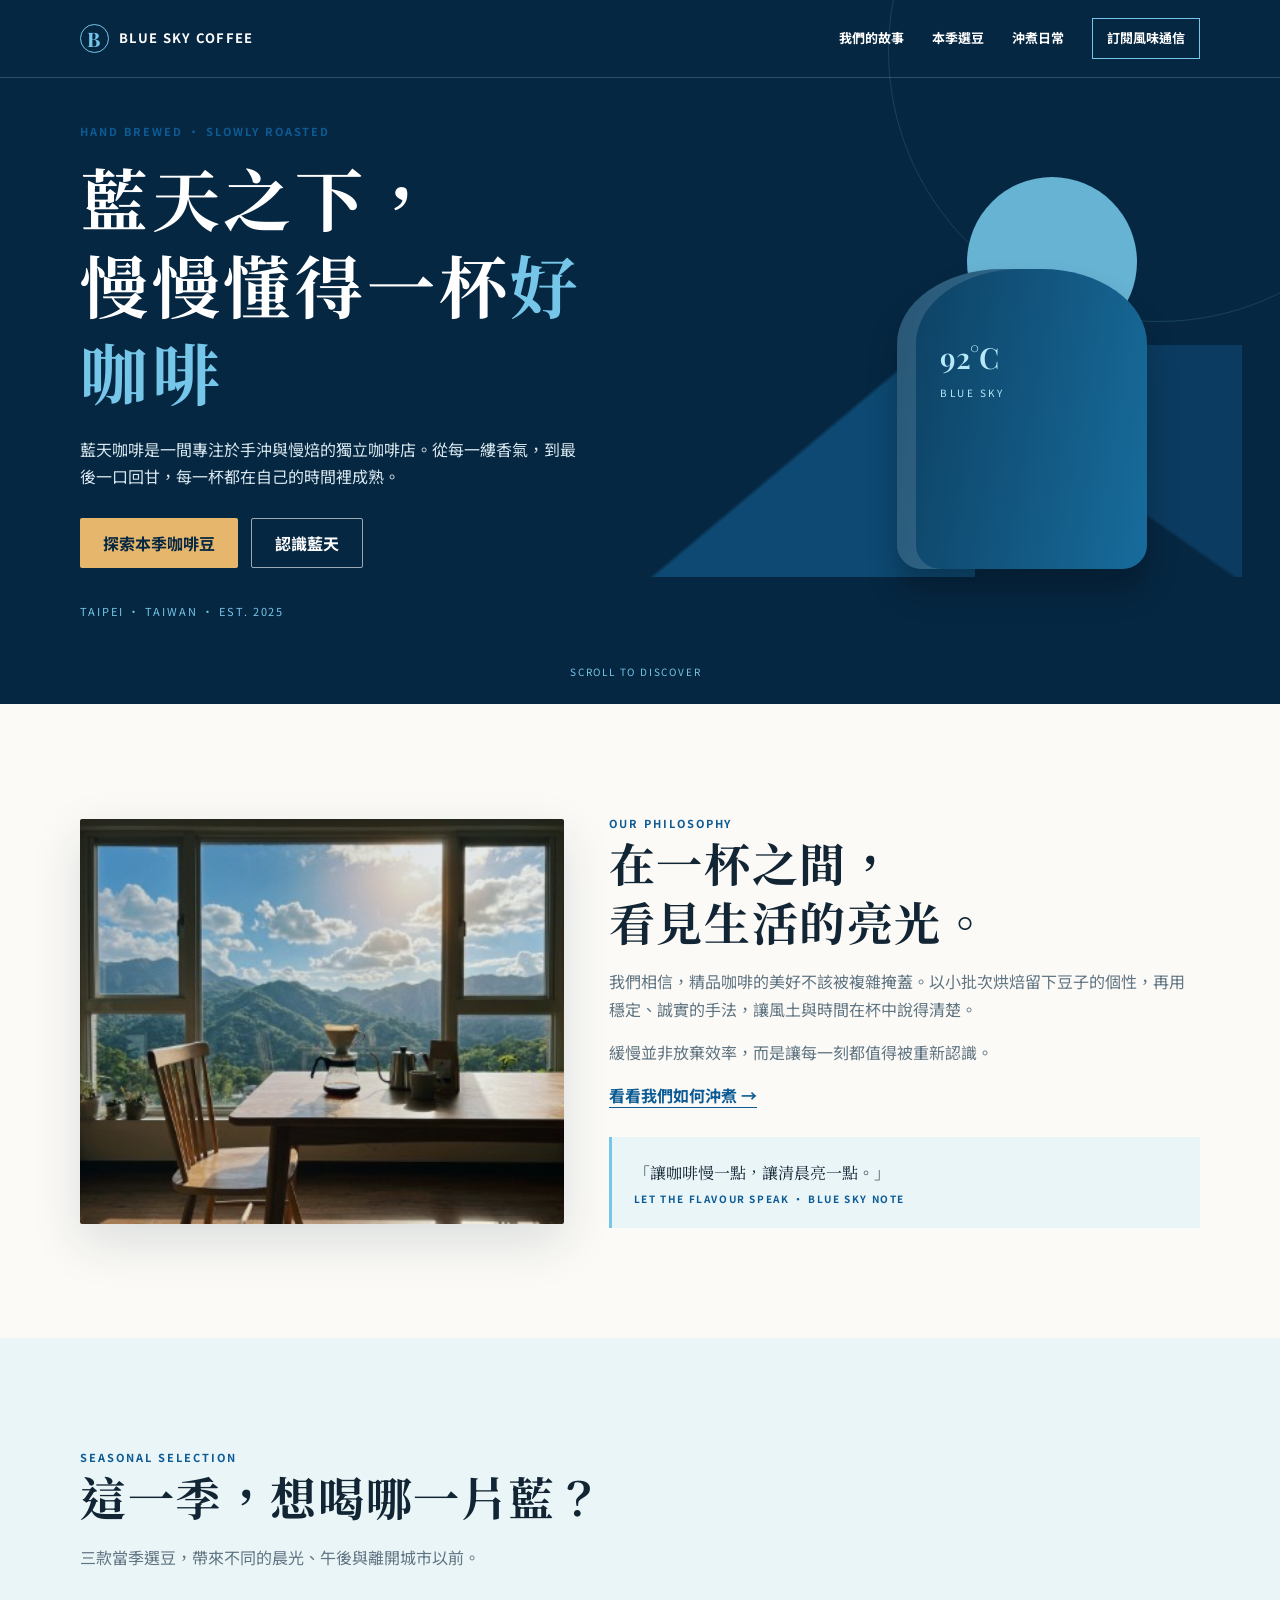
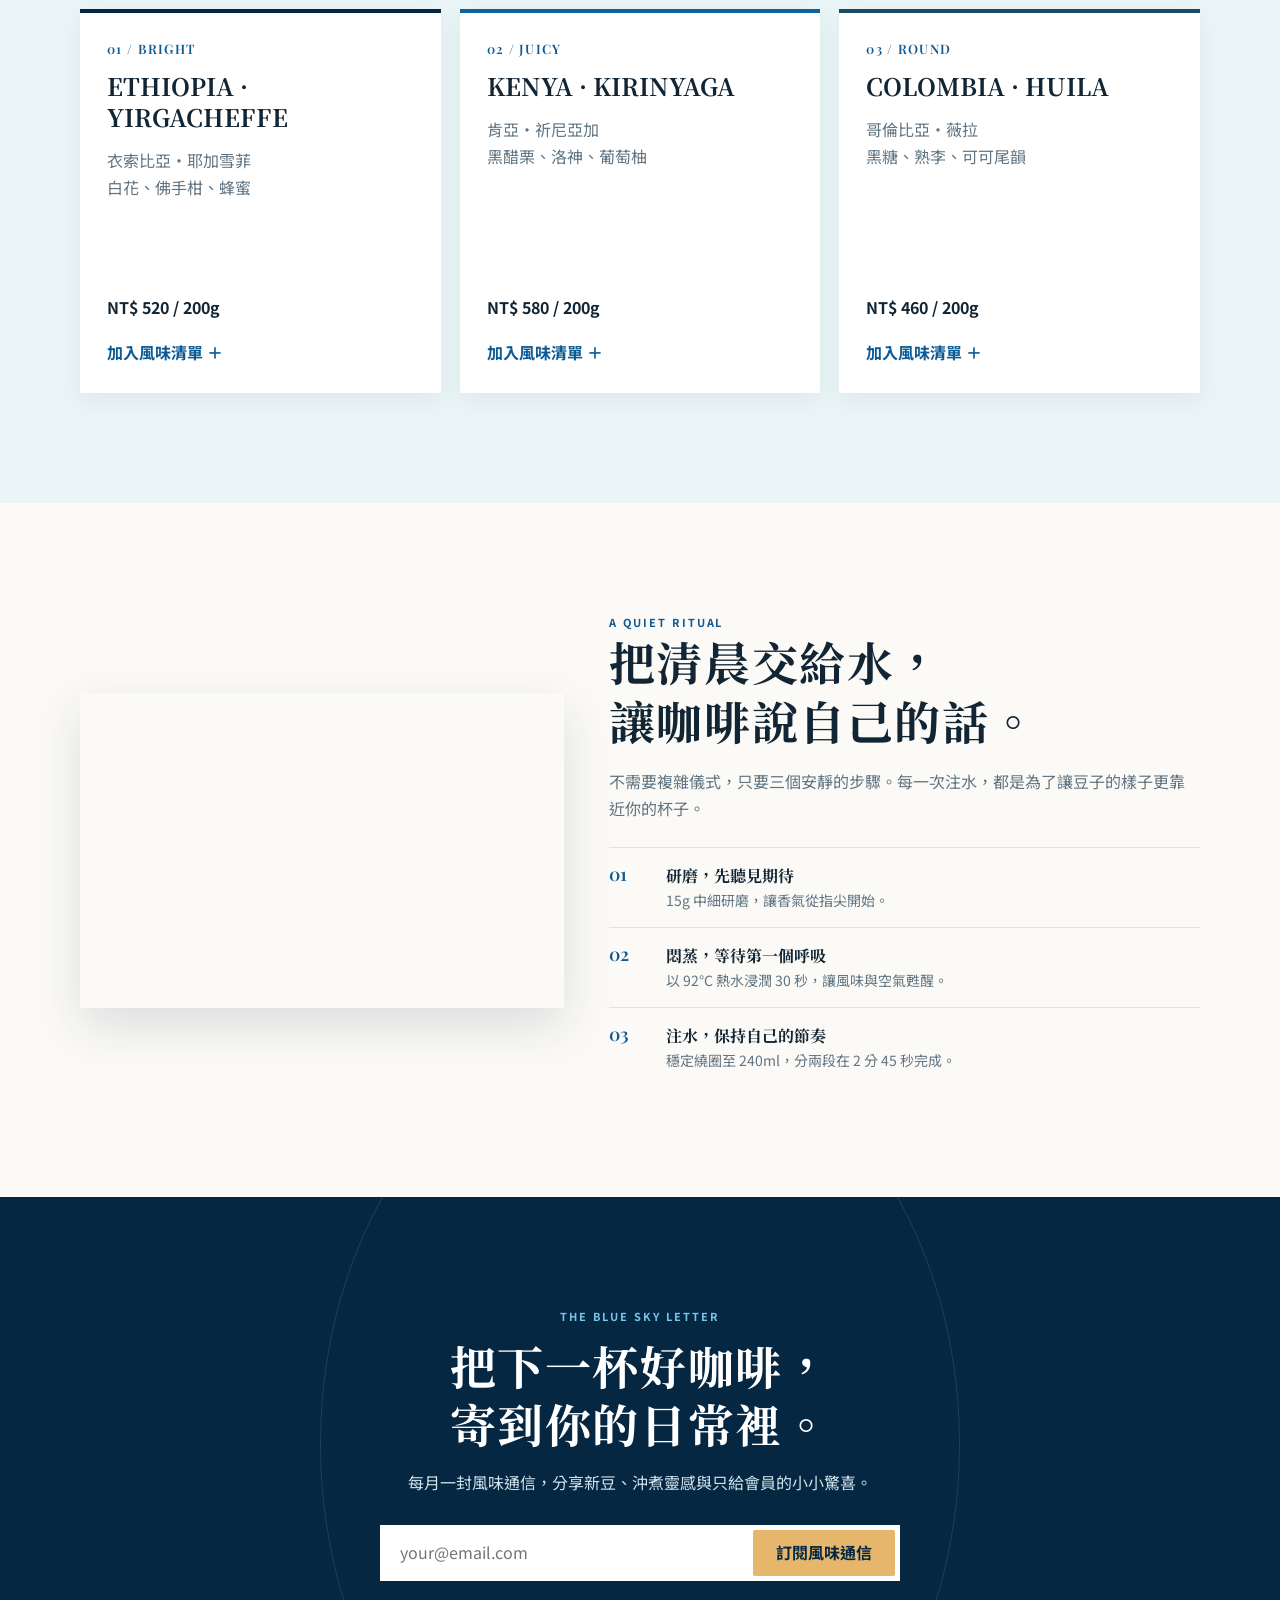
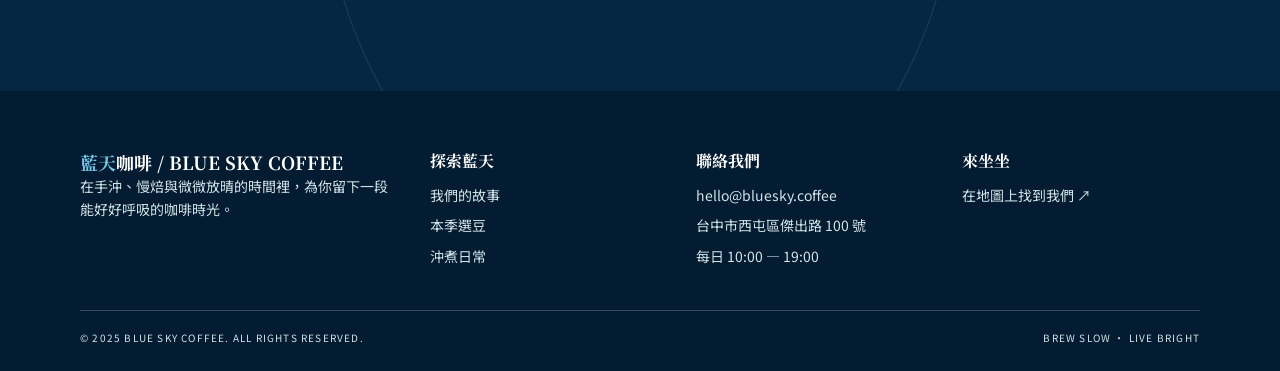
<file: test1/index.html>
<!doctype html>
<html lang="zh-Hant">
<head>
  <meta charset="UTF-8">
  <meta name="viewport" content="width=device-width, initial-scale=1.0">
  <meta name="description" content="藍天咖啡，以手沖、慢焙與真誠，為每一杯咖啡留下剛好的時間。">
  <title>藍天咖啡｜慢慢沖，慢慢懂</title>
  <link rel="preconnect" href="https://fonts.googleapis.com">
  <link rel="preconnect" href="https://fonts.gstatic.com" crossorigin>
  <link href="https://fonts.googleapis.com/css2?family=Noto+Sans+TC:wght@400;500;700&family=Noto+Serif+TC:wght@600;700;900&family=Playfair+Display:wght@600;700&display=swap" rel="stylesheet">
  <style>
    :root{--navy:#062742;--blue:#0c5b95;--sky:#75c6e8;--mist:#eaf5f7;--cream:#fbfaf6;--ink:#122534;--muted:#607482;--line:#d7e4e8;--sand:#e5b66b;--shadow:0 18px 50px rgba(6,39,66,.13)}
    *{box-sizing:border-box} html{scroll-behavior:smooth} body{margin:0;background:var(--cream);color:var(--ink);font:16px/1.7 'Noto Sans TC',sans-serif} a{color:inherit;text-decoration:none} button,input{font:inherit} button{cursor:pointer} .wrap{width:min(1120px,calc(100% - 48px));margin:auto}.eyebrow{font-size:11px;font-weight:700;letter-spacing:.18em;color:var(--blue)}h1,h2,h3,p{margin-top:0}h1,h2,h3{font-family:'Noto Serif TC',serif;line-height:1.28}h2{font-size:clamp(30px,4vw,46px);letter-spacing:.035em;margin-bottom:18px}.serif{font-family:'Playfair Display','Noto Serif TC',serif}.button{display:inline-flex;align-items:center;justify-content:center;min-height:50px;padding:0 23px;border:0;border-radius:2px;background:var(--sand);color:var(--navy);font-weight:700;transition:.25s}.button:hover{transform:translateY(-3px);filter:brightness(1.04)}.button.ghost{background:transparent;border:1px solid rgba(255,255,255,.6);color:white}.button.ghost:hover{background:white;color:var(--navy)}:focus-visible{outline:3px solid var(--sky);outline-offset:4px}
    header{height:78px;display:flex;align-items:center;position:absolute;z-index:5;top:0;width:100%;color:#fff;border-bottom:1px solid rgba(255,255,255,.18)}nav{display:flex;align-items:center;justify-content:space-between;gap:28px}.brand{display:flex;align-items:center;gap:10px;font-size:13px;letter-spacing:.1em;font-weight:700}.brand b{display:grid;place-items:center;width:29px;height:29px;border:1px solid var(--sky);border-radius:50%;font:700 20px 'Playfair Display',serif;color:var(--sky)}.nav-links{display:flex;gap:28px;align-items:center;font-size:13px;font-weight:700}.nav-links a:not(.nav-cta){padding:8px 0;border-bottom:1px solid transparent}.nav-links a:not(.nav-cta):hover{color:var(--sky);border-color:var(--sky)}.nav-cta{padding:8px 14px;border:1px solid var(--sky);color:#fff}.menu-toggle{display:none;background:transparent;border:0;color:white;font-size:23px}
    .hero{min-height:704px;padding:122px 0 72px;background:var(--navy);color:#fff;position:relative;overflow:hidden;display:grid;align-items:center}.hero:after{content:'';position:absolute;width:540px;height:540px;border:1px solid rgba(117,198,232,.16);border-radius:50%;right:-150px;top:-220px}.hero-grid{display:grid;grid-template-columns:1.02fr .98fr;gap:45px;align-items:center;position:relative;z-index:1}.hero h1{font-size:clamp(42px,5.5vw,68px);letter-spacing:.055em;margin:12px 0 22px}.hero h1 em{font-style:normal;color:var(--sky)}.hero-lede{max-width:510px;color:#d8e7ee;margin-bottom:28px}.hero-actions{display:flex;gap:13px;flex-wrap:wrap}.hero-meta{font-size:11px;letter-spacing:.18em;color:var(--sky);margin-top:34px}.hero-art{height:400px;position:relative}.sun{position:absolute;width:170px;height:170px;border-radius:50%;background:var(--sky);right:12%;top:0;opacity:.88}.mountain{position:absolute;right:-8%;bottom:0;width:115%;height:58%;background:linear-gradient(140deg,transparent 47%,#0d4972 48%) left,linear-gradient(35deg,transparent 49%,#0b3b60 50%) right;background-size:56% 100%;background-repeat:no-repeat}.coffee-vessel{position:absolute;right:10%;bottom:8px;width:250px;height:300px;background:linear-gradient(100deg,#0d3f61,#176c9c);border-radius:42% 42% 10% 10% / 25% 25% 8% 8%;box-shadow:inset 19px 0 0 rgba(255,255,255,.12),0 22px 30px rgba(0,0,0,.25)}.coffee-vessel:before{content:'92°C';position:absolute;left:43px;top:69px;color:#b7e9fb;font:600 29px 'Playfair Display',serif}.coffee-vessel:after{content:'BLUE SKY';position:absolute;left:43px;top:115px;color:#b7e9fb;font-size:10px;letter-spacing:.25em}.scroll{position:absolute;bottom:24px;left:calc(50% - 70px);font-size:10px;letter-spacing:.18em;color:var(--sky)}
    section{padding:110px 0}.split{display:grid;grid-template-columns:.9fr 1.1fr;gap:45px;align-items:center}.story-image{min-height:405px;background:linear-gradient(120deg,rgba(6,39,66,.2),rgba(6,39,66,.02)),url('hero.jpg') center/cover;border-radius:2px;box-shadow:var(--shadow)}.story-copy p,.brew-copy p{color:var(--muted)}.story-note{margin-top:28px;padding:22px;border-left:3px solid var(--sky);background:var(--mist);font-family:'Noto Serif TC',serif}.story-note small{display:block;margin-top:5px;font:700 10px 'Noto Sans TC';letter-spacing:.16em;color:var(--blue)}.text-link{font-weight:700;color:var(--blue);border-bottom:1px solid var(--blue)}
    .coffee{background:var(--mist)}.section-head{max-width:630px;margin-bottom:38px}.section-head p{color:var(--muted)}.coffee-grid{display:grid;grid-template-columns:repeat(3,1fr);gap:19px}.coffee-card{background:#fff;min-height:384px;padding:27px;display:flex;flex-direction:column;box-shadow:0 8px 22px rgba(6,39,66,.06);transition:.25s;border-top:4px solid var(--navy)}.coffee-card:nth-child(2){border-color:#106396}.coffee-card:nth-child(3){border-color:#164c68}.coffee-card:hover{transform:translateY(-8px);box-shadow:var(--shadow)}.coffee-no{font:600 13px 'Playfair Display';letter-spacing:.1em;color:var(--blue)}.coffee-card h3{font-size:24px;margin:14px 0}.flavour{color:var(--muted);margin-bottom:auto}.price{font-weight:700;margin:18px 0}.add-coffee{align-self:flex-start;border:0;background:none;padding:0;color:var(--blue);font-weight:700}
    .brew-frame{border:0;width:100%;height:315px;box-shadow:var(--shadow);border-radius:2px}.brew-steps{list-style:none;padding:0;margin:25px 0 0;counter-reset:steps}.brew-steps li{display:grid;grid-template-columns:42px 1fr;gap:15px;padding:14px 0;border-top:1px solid var(--line)}.brew-steps li:before{counter-increment:steps;content:'0' counter(steps);font:600 18px 'Playfair Display';color:var(--blue)}.brew-steps strong{display:block;font-family:'Noto Serif TC',serif}.brew-steps span{display:block;font-size:14px;color:var(--muted)}
    .visit{background:var(--navy);color:#fff;text-align:center;position:relative;overflow:hidden}.visit:before{content:'';position:absolute;inset:-170px 25%;border:1px solid rgba(117,198,232,.16);border-radius:50%}.visit .wrap{position:relative}.visit h2{max-width:700px;margin:10px auto 16px}.visit p{max-width:600px;margin:0 auto 28px;color:#d1e4ec}.subscribe{display:flex;max-width:520px;margin:auto;background:#fff;padding:5px}.subscribe input{border:0;min-width:0;flex:1;padding:0 15px;color:var(--ink);outline:0}.subscribe .button{min-height:46px;white-space:nowrap}
    footer{background:#031c31;color:#d3e3e9;padding:58px 0 25px;font-size:14px}footer .top{display:grid;grid-template-columns:1.35fr repeat(3,1fr);gap:28px}footer h3{font:700 16px 'Noto Serif TC';color:#fff;margin-bottom:12px}footer p{margin-bottom:7px}footer a:hover{color:var(--sky)}.footer-brand{font:700 18px 'Noto Serif TC';color:white}.footer-brand span{color:var(--sky)}.bottom{border-top:1px solid rgba(255,255,255,.2);margin-top:34px;padding-top:18px;display:flex;justify-content:space-between;gap:15px;font-size:10px;letter-spacing:.12em}
    .toast{position:fixed;z-index:10;right:22px;bottom:22px;background:var(--navy);color:white;padding:14px 19px;border-radius:3px;box-shadow:var(--shadow);transform:translateY(12px);opacity:0;pointer-events:none;transition:.25s}.toast.show{opacity:1;transform:none}.reveal{opacity:0;transform:translateY(18px);transition:.65s ease}.reveal.visible{opacity:1;transform:none}@media(max-width:820px){.menu-toggle{display:block}.nav-links{position:absolute;overflow:hidden;left:0;right:0;top:78px;max-height:0;background:#05233c;flex-direction:column;align-items:stretch;gap:0;transition:max-height .3s}.nav-links.open{max-height:300px;padding:10px 24px 18px}.nav-links a{padding:11px 0!important}.hero-grid,.split{grid-template-columns:1fr}.hero{padding-top:118px}.hero-art{height:300px;max-width:600px;width:100%;margin:auto}.story-image{min-height:300px;order:2}.coffee-grid{grid-template-columns:repeat(3,1fr)}.coffee-card{padding:20px;min-height:350px}footer .top{grid-template-columns:repeat(2,1fr)}}@media(max-width:560px){.wrap{width:calc(100% - 34px)}section{padding:76px 0}.hero{min-height:680px;padding-top:105px}.hero-art{height:245px}.coffee-vessel{width:185px;height:225px}.sun{width:120px;height:120px}.coffee-grid{grid-template-columns:1fr}.coffee-card{min-height:0}.brew-frame{height:310px}.subscribe{padding:4px}.subscribe input{padding:0 9px;font-size:14px}.subscribe .button{padding:0 12px;font-size:13px}.bottom{flex-direction:column}footer .top{grid-template-columns:1fr}.scroll{display:none}}@media(prefers-reduced-motion:reduce){html{scroll-behavior:auto}.reveal{opacity:1;transform:none;transition:none}}
  </style>
</head>
<body>
  <header id="top"><nav class="wrap" aria-label="主要導覽"><a class="brand" href="#top" aria-label="回到藍天咖啡首頁"><b>B</b> BLUE SKY COFFEE</a><button class="menu-toggle" aria-label="開啟導覽選單" aria-controls="navLinks" aria-expanded="false">☰</button><div class="nav-links" id="navLinks"><a href="#story">我們的故事</a><a href="#coffee">本季選豆</a><a href="#brew">沖煮日常</a><a class="nav-cta" href="#visit">訂閱風味通信</a></div></nav></header>
  <main>
    <section class="hero" aria-labelledby="heroTitle"><div class="wrap hero-grid"><div><div class="eyebrow">HAND BREWED · SLOWLY ROASTED</div><h1 id="heroTitle">藍天之下，<br>慢慢懂得一杯<em>好咖啡</em></h1><p class="hero-lede">藍天咖啡是一間專注於手沖與慢焙的獨立咖啡店。從每一縷香氣，到最後一口回甘，每一杯都在自己的時間裡成熟。</p><div class="hero-actions"><a class="button" href="#coffee">探索本季咖啡豆</a><a class="button ghost" href="#story">認識藍天</a></div><p class="hero-meta">TAIPEI · TAIWAN · EST. 2025</p></div><div class="hero-art" aria-hidden="true"><div class="sun"></div><div class="mountain"></div><div class="coffee-vessel"></div></div></div><div class="scroll">SCROLL TO DISCOVER</div></section>
    <section id="story" class="reveal"><div class="wrap split"><div class="story-image" role="img" aria-label="一杯手沖咖啡與咖啡豆"></div><div class="story-copy"><div class="eyebrow">OUR PHILOSOPHY</div><h2>在一杯之間，<br>看見生活的亮光。</h2><p>我們相信，精品咖啡的美好不該被複雜掩蓋。以小批次烘焙留下豆子的個性，再用穩定、誠實的手法，讓風土與時間在杯中說得清楚。</p><p>緩慢並非放棄效率，而是讓每一刻都值得被重新認識。</p><a class="text-link" href="#brew">看看我們如何沖煮 →</a><aside class="story-note">「讓咖啡慢一點，讓清晨亮一點。」<small>LET THE FLAVOUR SPEAK · BLUE SKY NOTE</small></aside></div></div></section>
    <section id="coffee" class="coffee"><div class="wrap"><div class="section-head reveal"><div class="eyebrow">SEASONAL SELECTION</div><h2>這一季，想喝哪一片藍？</h2><p>三款當季選豆，帶來不同的晨光、午後與離開城市以前。</p></div><div class="coffee-grid"><article class="coffee-card reveal"><span class="coffee-no">01 / BRIGHT</span><h3>ETHIOPIA · YIRGACHEFFE</h3><p class="flavour">衣索比亞・耶加雪菲<br>白花、佛手柑、蜂蜜</p><div class="price">NT$ 520 / 200g</div><button class="add-coffee" data-coffee="衣索比亞・耶加雪菲">加入風味清單 ＋</button></article><article class="coffee-card reveal"><span class="coffee-no">02 / JUICY</span><h3>KENYA · KIRINYAGA</h3><p class="flavour">肯亞・祈尼亞加<br>黑醋栗、洛神、葡萄柚</p><div class="price">NT$ 580 / 200g</div><button class="add-coffee" data-coffee="肯亞・祈尼亞加">加入風味清單 ＋</button></article><article class="coffee-card reveal"><span class="coffee-no">03 / ROUND</span><h3>COLOMBIA · HUILA</h3><p class="flavour">哥倫比亞・薇拉<br>黑糖、熟李、可可尾韻</p><div class="price">NT$ 460 / 200g</div><button class="add-coffee" data-coffee="哥倫比亞・薇拉">加入風味清單 ＋</button></article></div></div></section>
    <section id="brew" class="reveal"><div class="wrap split"><iframe class="brew-frame" src="https://www.youtube.com/embed/MOYa4EBntI" title="藍天咖啡沖煮日常" allowfullscreen></iframe><div class="brew-copy"><div class="eyebrow">A QUIET RITUAL</div><h2>把清晨交給水，<br>讓咖啡說自己的話。</h2><p>不需要複雜儀式，只要三個安靜的步驟。每一次注水，都是為了讓豆子的樣子更靠近你的杯子。</p><ol class="brew-steps"><li><div><strong>研磨，先聽見期待</strong><span>15g 中細研磨，讓香氣從指尖開始。</span></div></li><li><div><strong>悶蒸，等待第一個呼吸</strong><span>以 92°C 熱水浸潤 30 秒，讓風味與空氣甦醒。</span></div></li><li><div><strong>注水，保持自己的節奏</strong><span>穩定繞圈至 240ml，分兩段在 2 分 45 秒完成。</span></div></li></ol></div></div></section>
    <section id="visit" class="visit"><div class="wrap reveal"><div class="eyebrow" style="color:var(--sky)">THE BLUE SKY LETTER</div><h2>把下一杯好咖啡，<br>寄到你的日常裡。</h2><p>每月一封風味通信，分享新豆、沖煮靈感與只給會員的小小驚喜。</p><form id="subscribeForm" class="subscribe"><input type="email" aria-label="電子郵件地址" placeholder="your@email.com" required><button class="button" type="submit">訂閱風味通信</button></form></div></section>
  </main>
  <footer><div class="wrap"><div class="top"><div><div class="footer-brand"><span>藍天</span>咖啡 / BLUE SKY COFFEE</div><p>在手沖、慢焙與微微放晴的時間裡，為你留下一段能好好呼吸的咖啡時光。</p></div><div><h3>探索藍天</h3><p><a href="#story">我們的故事</a></p><p><a href="#coffee">本季選豆</a></p><p><a href="#brew">沖煮日常</a></p></div><div><h3>聯絡我們</h3><p><a href="mailto:hello@bluesky.coffee">hello@bluesky.coffee</a></p><p>台中市西屯區傑出路 100 號</p><p>每日 10:00 — 19:00</p></div><div><h3>來坐坐</h3><p><a href="https://www.google.com/maps/search/?api=1&query=台中市西屯區傑出路100號" target="_blank" rel="noreferrer">在地圖上找到我們 ↗</a></p></div></div><div class="bottom"><span>© 2025 BLUE SKY COFFEE. ALL RIGHTS RESERVED.</span><span>BREW SLOW · LIVE BRIGHT</span></div></div></footer>
  <div class="toast" role="status" aria-live="polite"></div>
  <script>
    const toggle=document.querySelector('.menu-toggle'),links=document.querySelector('.nav-links'),toast=document.querySelector('.toast');
    toggle.addEventListener('click',()=>{const open=links.classList.toggle('open');toggle.setAttribute('aria-expanded',open);toggle.textContent=open?'×':'☰';});
    links.querySelectorAll('a').forEach(a=>a.addEventListener('click',()=>{links.classList.remove('open');toggle.setAttribute('aria-expanded','false');toggle.textContent='☰';}));
    let timer;function showToast(message){toast.textContent=message;toast.classList.add('show');clearTimeout(timer);timer=setTimeout(()=>toast.classList.remove('show'),2600)}
    document.querySelectorAll('[data-coffee]').forEach(button=>button.addEventListener('click',()=>showToast(`已將「${button.dataset.coffee}」加入你的風味清單。`)));
    document.querySelector('#subscribeForm').addEventListener('submit',event=>{event.preventDefault();const input=event.currentTarget.querySelector('input');if(input.checkValidity()){showToast('謝謝訂閱！下一封風味通信很快抵達。');event.currentTarget.reset();}else{input.reportValidity();}});
    const reveal=document.querySelectorAll('.reveal');if('IntersectionObserver' in window&&!matchMedia('(prefers-reduced-motion: reduce)').matches){const observer=new IntersectionObserver(entries=>entries.forEach(entry=>{if(entry.isIntersecting){entry.target.classList.add('visible');observer.unobserve(entry.target)}}),{threshold:.12});reveal.forEach(item=>observer.observe(item));}else reveal.forEach(item=>item.classList.add('visible'));
  </script>
</body>
</html>
</file>
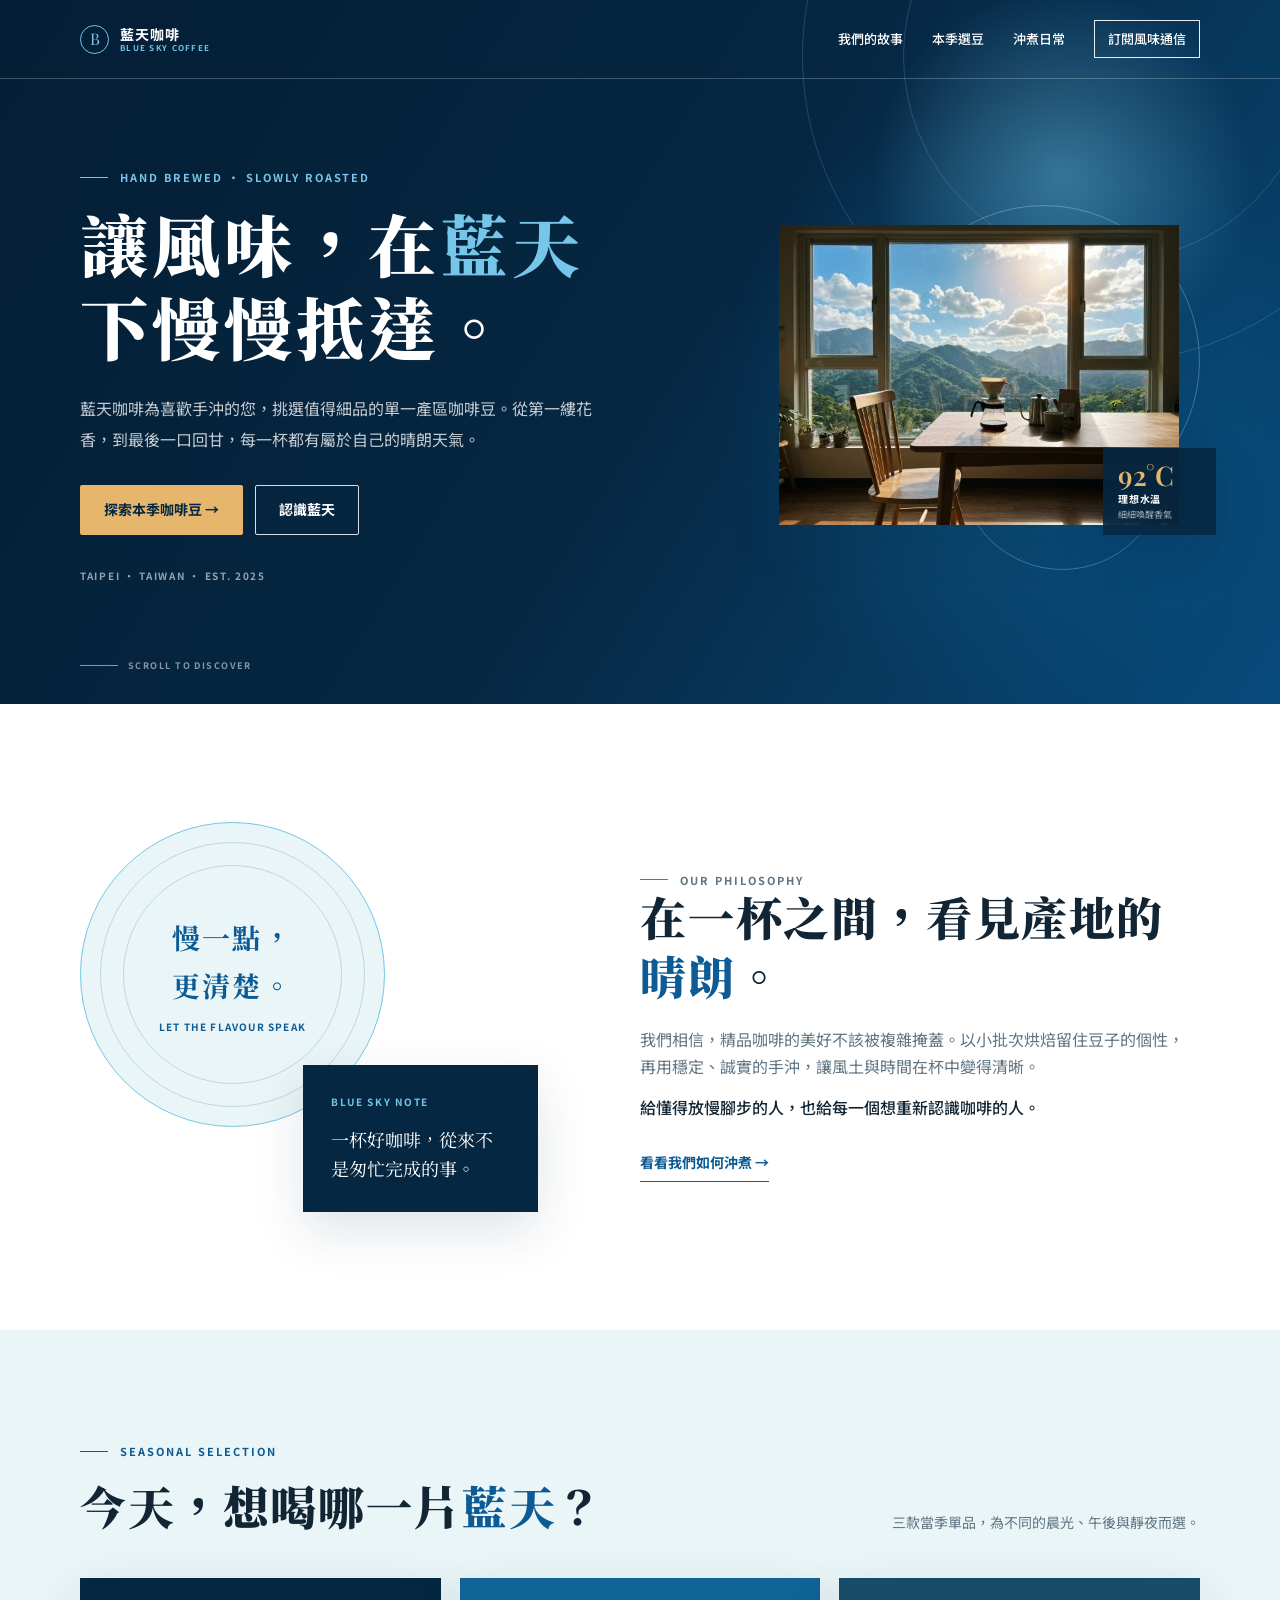
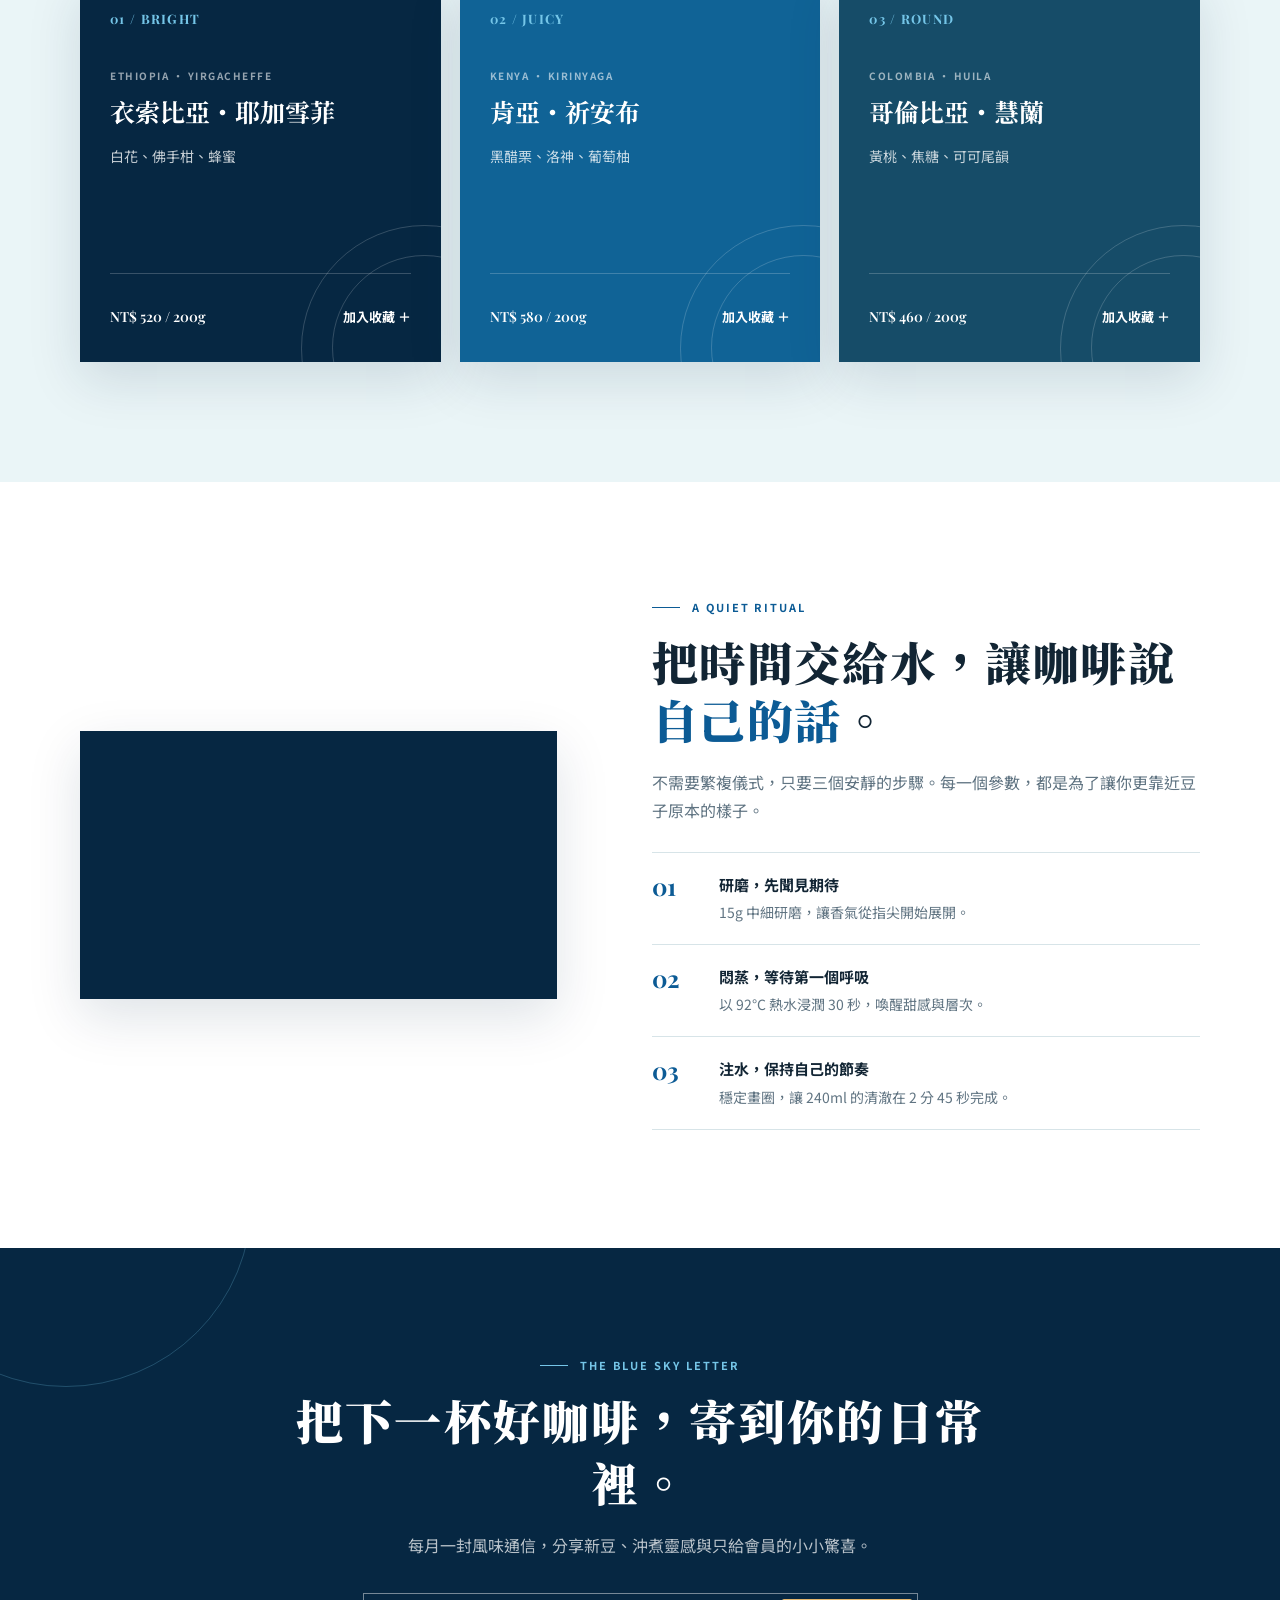
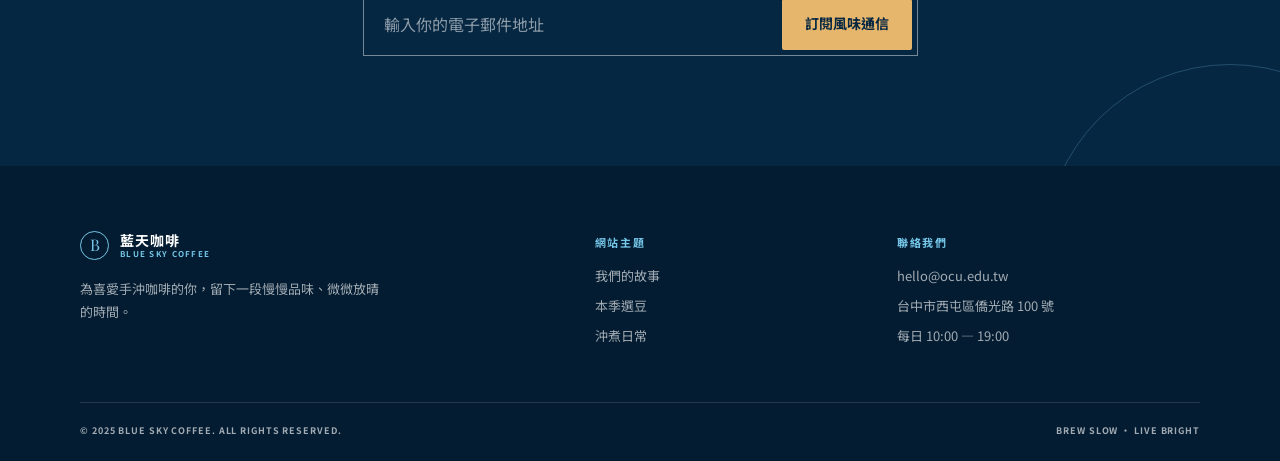
<file: test2/index.html>
<!DOCTYPE html>
<html lang="zh-Hant">
<head>
  <meta charset="UTF-8">
  <meta name="viewport" content="width=device-width, initial-scale=1.0">
  <title>藍天咖啡｜讓風味，慢慢抵達</title>
  <meta name="description" content="藍天咖啡，為手沖咖啡愛好者挑選當季精品咖啡豆，讓每一杯都清澈、明亮、值得細品。">
  <link rel="preconnect" href="https://fonts.googleapis.com">
  <link rel="preconnect" href="https://fonts.gstatic.com" crossorigin>
  <link href="https://fonts.googleapis.com/css2?family=Noto+Sans+TC:wght@400;500;600;700&family=Noto+Serif+TC:wght@600;700;900&family=Playfair+Display:wght@600;700&display=swap" rel="stylesheet">
  <style>
    :root {
      --navy: #062742;
      --blue: #0c5b95;
      --sky: #75c6e8;
      --mist: #eaf5f7;
      --cream: #fbfaf6;
      --ink: #122534;
      --muted: #607482;
      --line: #d7e4e8;
      --sand: #e5b66b;
      --shadow: 0 18px 50px rgba(6, 39, 66, .13);
    }

    * { box-sizing: border-box; }
    html { scroll-behavior: smooth; }
    body {
      margin: 0;
      color: var(--ink);
      background: var(--cream);
      font-family: "Noto Sans TC", sans-serif;
      font-size: 16px;
      line-height: 1.7;
      -webkit-font-smoothing: antialiased;
    }
    a { color: inherit; text-decoration: none; }
    button, input { font: inherit; }
    button { cursor: pointer; }
    img { display: block; max-width: 100%; }
    :focus-visible { outline: 3px solid var(--sky); outline-offset: 4px; }

    .wrap { width: min(1120px, calc(100% - 48px)); margin: 0 auto; }
    .eyebrow {
      display: flex;
      align-items: center;
      gap: 12px;
      margin: 0 0 17px;
      color: var(--blue);
      font-size: 11px;
      font-weight: 700;
      letter-spacing: .18em;
      line-height: 1.35;
    }
    .eyebrow::before { width: 28px; height: 1px; background: currentColor; content: ""; }
    .section-title {
      margin: 0;
      font-family: "Noto Serif TC", serif;
      font-size: clamp(30px, 4vw, 46px);
      font-weight: 900;
      letter-spacing: .035em;
      line-height: 1.28;
    }
    .blue-word { color: var(--blue); }
    .sky-text { color: var(--sky); }
    .section-copy { margin: 20px 0 0; color: var(--muted); }
    .text-link {
      display: inline-block;
      margin-top: 29px;
      padding-bottom: 7px;
      border-bottom: 1px solid var(--blue);
      color: var(--blue);
      font-size: 14px;
      font-weight: 700;
      transition: color .2s ease, letter-spacing .2s ease;
    }
    .text-link:hover { color: var(--navy); letter-spacing: .04em; }

    /* Header */
    .site-header {
      position: absolute;
      z-index: 10;
      top: 0;
      left: 0;
      width: 100%;
      border-bottom: 1px solid rgba(255,255,255,.23);
      color: #fff;
    }
    .nav-bar {
      display: flex;
      align-items: center;
      justify-content: space-between;
      min-height: 78px;
    }
    .brand { display: inline-flex; align-items: center; gap: 11px; min-width: max-content; }
    .brand-mark {
      display: grid;
      width: 29px;
      height: 29px;
      place-items: center;
      border: 1px solid var(--sky);
      border-radius: 50%;
      color: var(--sky);
      font-family: "Playfair Display", serif;
      font-size: 16px;
      line-height: 1;
    }
    .brand-name { display: grid; gap: 0; font-size: 13px; font-weight: 600; letter-spacing: .08em; line-height: 1.3; }
    .brand-name strong { font-size: 14px; letter-spacing: .08em; }
    .brand-name small { color: var(--sky); font-size: 8px; font-weight: 700; letter-spacing: .16em; }
    .nav-links { display: flex; align-items: center; gap: 29px; list-style: none; margin: 0; padding: 0; }
    .nav-links a { position: relative; display: inline-block; padding: 8px 0; font-size: 13px; font-weight: 500; }
    .nav-links a:not(.nav-cta)::after {
      position: absolute;
      right: 0;
      bottom: 2px;
      width: 0;
      height: 1px;
      background: var(--sky);
      content: "";
      transition: width .25s ease;
    }
    .nav-links a:not(.nav-cta):hover::after { right: auto; left: 0; width: 100%; }
    .nav-links .nav-cta { padding: 7px 13px; border: 1px solid rgba(255,255,255,.9); transition: color .2s ease, background .2s ease; }
    .nav-links .nav-cta:hover { color: var(--navy); background: #fff; }
    .menu-toggle { display: none; border: 0; background: transparent; color: #fff; font-size: 26px; line-height: 1; }

    /* Hero */
    .hero {
      position: relative;
      isolation: isolate;
      display: grid;
      min-height: 704px;
      overflow: hidden;
      color: #fff;
      background:
        radial-gradient(circle at 83% 25%, rgba(117,198,232,.42), transparent 16%),
        radial-gradient(circle at 80% 57%, rgba(16,99,150,.52), transparent 28%),
        linear-gradient(122deg, #041e35 0%, var(--navy) 52%, #084b7c 100%);
    }
    .hero::before, .hero::after { position: absolute; z-index: -1; border: 1px solid rgba(117,198,232,.22); border-radius: 50%; content: ""; }
    .hero::before { width: 610px; height: 610px; top: -250px; right: -134px; }
    .hero::after { width: 410px; height: 410px; top: -150px; right: -35px; }
    .hero-inner { display: grid; grid-template-columns: 1.02fr .98fr; gap: 45px; align-items: center; width: min(1120px, calc(100% - 48px)); margin: 0 auto; padding: 122px 0 72px; }
    .hero .eyebrow { color: var(--sky); }
    .hero-title { max-width: 650px; margin: 0; font-family: "Noto Serif TC", serif; font-size: clamp(42px, 5.5vw, 68px); font-weight: 900; letter-spacing: .06em; line-height: 1.22; }
    .hero-lede { max-width: 535px; margin: 26px 0 0; color: rgba(255,255,255,.77); font-size: 16px; line-height: 1.9; }
    .hero-actions { display: flex; flex-wrap: wrap; gap: 12px; margin-top: 31px; }
    .button {
      display: inline-flex;
      align-items: center;
      justify-content: center;
      min-height: 50px;
      padding: 12px 23px;
      border: 1px solid transparent;
      border-radius: 2px;
      font-size: 14px;
      font-weight: 700;
      transition: transform .2s ease, box-shadow .2s ease, color .2s ease, background .2s ease;
    }
    .button:hover { transform: translateY(-2px); box-shadow: 0 9px 20px rgba(0,0,0,.15); }
    .button-primary { color: var(--navy); background: var(--sand); }
    .button-secondary { border-color: rgba(255,255,255,.85); color: #fff; background: transparent; }
    .button-secondary:hover { color: var(--navy); background: #fff; }
    .hero-place { margin: 32px 0 0; color: rgba(255,255,255,.58); font-size: 10px; font-weight: 700; letter-spacing: .17em; }
    .scroll-hint { position: absolute; bottom: 31px; left: max(24px, calc((100% - 1120px) / 2)); display: flex; align-items: center; gap: 10px; color: rgba(255,255,255,.52); font-size: 9px; font-weight: 700; letter-spacing: .16em; }
    .scroll-hint::before { width: 38px; height: 1px; background: currentColor; content: ""; }
    .hero-art { position: relative; justify-self: end; width: min(100%, 450px); padding: 21px 21px 25px 0; }
    .hero-art::before { position: absolute; top: 1px; right: 0; width: 310px; height: 310px; border: 1px solid rgba(255,255,255,.26); border-radius: 50%; content: ""; }
    .hero-art::after { position: absolute; right: 34px; bottom: -20px; width: 205px; height: 205px; border: 1px solid rgba(117,198,232,.4); border-radius: 50%; content: ""; }
    .hero-photo { position: relative; z-index: 1; width: 400px; height: 300px; margin-left: auto; object-fit: cover; box-shadow: var(--shadow); }
    .art-note { position: absolute; z-index: 2; right: -16px; bottom: 15px; display: grid; width: 113px; gap: 1px; padding: 14px 15px; color: #fff; background: rgba(6,39,66,.91); box-shadow: var(--shadow); }
    .art-note strong { color: var(--sand); font-family: "Playfair Display", serif; font-size: 27px; font-weight: 600; line-height: 1; }
    .art-note span { font-size: 10px; font-weight: 700; letter-spacing: .08em; }
    .art-note small { color: rgba(255,255,255,.64); font-size: 9px; line-height: 1.45; }

    /* Story */
    .story { padding: 118px 0; background: #fff; }
    .story-grid { display: grid; grid-template-columns: .9fr 1.1fr; gap: clamp(45px, 8vw, 105px); align-items: center; }
    .story-visual { position: relative; min-height: 390px; }
    .story-disc { position: absolute; top: 0; left: 0; display: grid; width: 305px; height: 305px; place-content: center; border: 1px solid var(--sky); border-radius: 50%; color: var(--blue); text-align: center; background: var(--mist); }
    .story-disc::before, .story-disc::after { position: absolute; border: 1px solid rgba(12,91,149,.2); border-radius: 50%; content: ""; }
    .story-disc::before { inset: 19px; }
    .story-disc::after { inset: 42px; }
    .story-disc b { position: relative; z-index: 1; font-family: "Noto Serif TC", serif; font-size: 28px; letter-spacing: .08em; }
    .story-disc span { position: relative; z-index: 1; margin-top: 8px; font-size: 10px; font-weight: 700; letter-spacing: .12em; }
    .story-card { position: absolute; right: 0; bottom: 0; width: 235px; padding: 28px; color: #fff; background: var(--navy); box-shadow: var(--shadow); }
    .story-card .card-label { display: block; color: var(--sky); font-size: 10px; font-weight: 700; letter-spacing: .17em; }
    .story-card p { margin: 15px 0 0; font-family: "Noto Serif TC", serif; font-size: 18px; line-height: 1.65; }
    .story-copy p { max-width: 570px; margin: 21px 0 0; color: var(--muted); }
    .story-copy p + p { margin-top: 14px; color: var(--ink); font-weight: 500; }

    /* Coffee */
    .coffee { padding: 114px 0 120px; background: var(--mist); }
    .section-heading { display: flex; align-items: end; justify-content: space-between; gap: 30px; margin-bottom: 43px; }
    .section-heading .section-copy { max-width: 310px; margin: 0; font-size: 14px; }
    .coffee-grid { display: grid; grid-template-columns: repeat(3, 1fr); gap: 19px; }
    .coffee-card { position: relative; display: flex; flex-direction: column; min-height: 384px; overflow: hidden; padding: 30px; color: #fff; background: var(--navy); box-shadow: var(--shadow); }
    .coffee-card:nth-child(2) { background: #106396; }
    .coffee-card:nth-child(3) { background: #164c68; }
    .coffee-card::before, .coffee-card::after { position: absolute; border: 1px solid rgba(255,255,255,.18); border-radius: 50%; content: ""; }
    .coffee-card::before { width: 245px; height: 245px; right: -107px; bottom: -110px; }
    .coffee-card::after { width: 183px; height: 183px; right: -76px; bottom: -78px; }
    .coffee-card > * { position: relative; z-index: 1; }
    .coffee-number { color: var(--sky); font-family: "Playfair Display", serif; font-size: 13px; font-weight: 700; letter-spacing: .1em; }
    .coffee-origin { margin-top: 37px; color: rgba(255,255,255,.58); font-size: 10px; font-weight: 700; letter-spacing: .15em; }
    .coffee-name { margin: 9px 0 0; font-family: "Noto Serif TC", serif; font-size: 25px; font-weight: 700; line-height: 1.45; }
    .coffee-taste { margin: 16px 0 0; color: rgba(255,255,255,.77); font-size: 14px; }
    .coffee-footer { display: flex; align-items: center; justify-content: space-between; gap: 10px; margin-top: auto; padding-top: 28px; border-top: 1px solid rgba(255,255,255,.2); }
    .coffee-price { font-family: "Playfair Display", serif; font-size: 14px; font-weight: 600; white-space: nowrap; }
    .collect-button { padding: 4px 0; border: 0; color: #fff; background: transparent; font-size: 13px; font-weight: 700; white-space: nowrap; transition: color .2s ease; }
    .collect-button:hover { color: var(--sand); }

    /* Brew */
    .brew { padding: 118px 0; background: #fff; }
    .brew-grid { display: grid; grid-template-columns: .93fr 1.07fr; gap: clamp(45px, 8vw, 95px); align-items: center; }
    .video-frame { position: relative; overflow: hidden; aspect-ratio: 560 / 315; background: var(--navy); box-shadow: var(--shadow); }
    .video-frame iframe { width: 100%; height: 100%; border: 0; }
    .brew-copy .section-copy { margin-bottom: 28px; }
    .brew-steps { list-style: none; margin: 0; padding: 0; border-top: 1px solid var(--line); }
    .brew-steps li { display: grid; grid-template-columns: 55px 1fr; gap: 12px; padding: 19px 0; border-bottom: 1px solid var(--line); }
    .step-number { color: var(--blue); font-family: "Playfair Display", serif; font-size: 24px; font-weight: 700; line-height: 1.2; }
    .step-content strong { display: block; font-size: 15px; }
    .step-content p { margin: 4px 0 0; color: var(--muted); font-size: 14px; }

    /* Subscribe and footer */
    .visit { position: relative; overflow: hidden; padding: 110px 0; color: #fff; text-align: center; background: var(--navy); }
    .visit::before, .visit::after { position: absolute; width: 370px; height: 370px; border: 1px solid rgba(117,198,232,.25); border-radius: 50%; content: ""; }
    .visit::before { top: -233px; left: -120px; }
    .visit::after { right: -136px; bottom: -270px; }
    .visit-inner { position: relative; z-index: 1; max-width: 700px; margin: 0 auto; }
    .visit .eyebrow { justify-content: center; color: var(--sky); }
    .visit-title { margin: 0; font-family: "Noto Serif TC", serif; font-size: clamp(30px, 4.5vw, 47px); font-weight: 900; letter-spacing: .045em; line-height: 1.3; }
    .visit-copy { max-width: 490px; margin: 20px auto 0; color: rgba(255,255,255,.72); }
    .subscribe-form { display: flex; max-width: 555px; margin: 34px auto 0; padding: 5px; border: 1px solid rgba(255,255,255,.45); }
    .subscribe-form input { min-width: 0; flex: 1; padding: 12px 15px; border: 0; outline: 0; color: #fff; background: transparent; }
    .subscribe-form input::placeholder { color: rgba(255,255,255,.54); }
    .subscribe-form .button { flex: 0 0 auto; min-height: 48px; border: 0; }
    .site-footer { padding: 65px 0 23px; color: rgba(255,255,255,.63); background: #031c31; }
    .footer-grid { display: grid; grid-template-columns: 1.5fr .8fr 1fr; gap: 60px; }
    .footer-brand .brand { color: #fff; }
    .footer-brand p { max-width: 300px; margin: 17px 0 0; font-size: 13px; line-height: 1.8; }
    .footer-title { margin: 2px 0 13px; color: var(--sky); font-size: 11px; font-weight: 700; letter-spacing: .16em; }
    .footer-links { display: grid; gap: 8px; list-style: none; margin: 0; padding: 0; font-size: 13px; }
    .footer-links a:hover { color: #fff; }
    .footer-bottom { display: flex; justify-content: space-between; gap: 20px; margin-top: 55px; padding-top: 20px; border-top: 1px solid rgba(255,255,255,.13); font-size: 9px; font-weight: 700; letter-spacing: .1em; }

    /* Motion */
    .reveal { opacity: 0; transform: translateY(18px); transition: opacity .65s ease, transform .65s ease; }
    .reveal.visible { opacity: 1; transform: none; }
    .toast { position: fixed; z-index: 30; right: 22px; bottom: 22px; max-width: min(360px, calc(100% - 44px)); padding: 14px 18px; border-left: 3px solid var(--sand); color: #fff; background: var(--navy); box-shadow: var(--shadow); opacity: 0; pointer-events: none; transform: translateY(12px); transition: opacity .25s ease, transform .25s ease; }
    .toast.show { opacity: 1; transform: translateY(0); }

    @media (max-width: 820px) {
      .nav-bar { position: relative; }
      .menu-toggle { display: block; }
      .nav-links { position: absolute; top: 78px; left: -24px; right: -24px; display: grid; gap: 0; max-height: 0; overflow: hidden; padding: 0 24px; background: #05233c; transition: max-height .3s ease, padding .3s ease; }
      .nav-links.open { max-height: 300px; padding-top: 11px; padding-bottom: 16px; }
      .nav-links a { display: block; padding: 10px 0; }
      .nav-links .nav-cta { display: inline-block; margin-top: 6px; padding: 8px 12px; }
      .hero { min-height: 710px; }
      .hero-inner { grid-template-columns: 1fr; gap: 18px; padding-top: 118px; }
      .hero-art { width: min(100%, 510px); margin: 0 auto; padding-top: 0; justify-self: center; transform: scale(.72); transform-origin: top center; height: 245px; }
      .scroll-hint { display: none; }
      .story-grid, .brew-grid { grid-template-columns: 1fr; }
      .story-visual { max-width: 450px; width: 100%; margin: 0 auto; }
      .coffee-grid { grid-template-columns: repeat(2, 1fr); }
      .coffee-card:nth-child(3) { grid-column: span 2; }
      .footer-grid { grid-template-columns: 1fr 1fr; gap: 38px; }
      .footer-brand { grid-column: span 2; }
    }

    @media (max-width: 560px) {
      .wrap, .hero-inner { width: calc(100% - 34px); }
      .brand-name { font-size: 12px; }
      .hero { min-height: 680px; }
      .hero-inner { padding-top: 109px; padding-bottom: 37px; }
      .hero-title { font-size: 40px; }
      .hero-lede { margin-top: 19px; font-size: 14px; line-height: 1.85; }
      .hero-actions { margin-top: 24px; }
      .hero-place { margin-top: 22px; }
      .hero-art { height: 203px; transform: scale(.62); }
      .art-note { display: none; }
      .story, .coffee, .brew, .visit { padding-top: 76px; padding-bottom: 76px; }
      .story-visual { min-height: 330px; }
      .story-disc { width: 245px; height: 245px; }
      .story-disc b { font-size: 23px; }
      .story-card { width: 185px; padding: 21px; }
      .story-card p { font-size: 15px; }
      .section-heading { display: block; margin-bottom: 31px; }
      .section-heading .section-copy { margin-top: 15px; }
      .coffee-grid { grid-template-columns: 1fr; }
      .coffee-card, .coffee-card:nth-child(3) { grid-column: auto; min-height: 330px; }
      .video-frame { min-height: 200px; }
      .subscribe-form { display: grid; gap: 7px; padding: 0; border: 0; }
      .subscribe-form input { width: 100%; min-height: 51px; border: 1px solid rgba(255,255,255,.45); }
      .subscribe-form .button { width: 100%; }
      .footer-grid { grid-template-columns: 1fr; gap: 31px; }
      .footer-brand { grid-column: auto; }
      .footer-bottom { display: grid; gap: 9px; margin-top: 39px; line-height: 1.6; }
    }

    @media (prefers-reduced-motion: reduce) {
      html { scroll-behavior: auto; }
      *, *::before, *::after { transition-duration: .01ms !important; animation-duration: .01ms !important; animation-iteration-count: 1 !important; }
      .reveal { opacity: 1; transform: none; }
    }
  </style>
</head>
<body>
  <header class="site-header" id="top">
    <nav class="nav-bar wrap" aria-label="主要導覽">
      <a class="brand" href="#top" aria-label="回到藍天咖啡首頁">
        <span class="brand-mark" aria-hidden="true">B</span>
        <span class="brand-name"><strong>藍天咖啡</strong> <small>BLUE SKY COFFEE</small></span>
      </a>
      <button class="menu-toggle" type="button" aria-controls="navLinks" aria-expanded="false" aria-label="開啟導覽選單">☰</button>
      <ul class="nav-links" id="navLinks">
        <li><a href="#story">我們的故事</a></li>
        <li><a href="#coffee">本季選豆</a></li>
        <li><a href="#brew">沖煮日常</a></li>
        <li><a class="nav-cta" href="#visit">訂閱風味通信</a></li>
      </ul>
    </nav>
  </header>

  <main>
    <section class="hero" aria-labelledby="heroTitle">
      <div class="hero-inner">
        <div class="hero-content reveal">
          <p class="eyebrow">HAND BREWED · SLOWLY ROASTED</p>
          <h1 class="hero-title" id="heroTitle">讓風味，在<span class="sky-text">藍天</span>下慢慢抵達。</h1>
          <p class="hero-lede">藍天咖啡為喜歡手沖的您，挑選值得細品的單一產區咖啡豆。從第一縷花香，到最後一口回甘，每一杯都有屬於自己的晴朗天氣。</p>
          <div class="hero-actions">
            <a class="button button-primary" href="#coffee">探索本季咖啡豆 →</a>
            <a class="button button-secondary" href="#story">認識藍天</a>
          </div>
          <p class="hero-place">TAIPEI · TAIWAN · EST. 2025</p>
        </div>
        <div class="hero-art reveal" aria-hidden="true">
          <img class="hero-photo" src="images/hero.png" width="400" height="300" alt="藍天咖啡手沖主視覺" onerror="this.onerror=null;this.src='images/hero.jpg';">
          <div class="art-note" aria-hidden="true"><strong>92°C</strong><span>理想水溫</span><small>細細喚醒香氣</small></div>
        </div>
      </div>
      <span class="scroll-hint" aria-hidden="true">SCROLL TO DISCOVER</span>
    </section>

    <section class="story" id="story" aria-labelledby="storyTitle">
      <div class="wrap story-grid">
        <div class="story-visual reveal" aria-hidden="true">
          <div class="story-disc"><b>慢一點，<br>更清楚。</b><span>LET THE FLAVOUR SPEAK</span></div>
          <div class="story-card"><span class="card-label">BLUE SKY NOTE</span><p>一杯好咖啡，從來不是匆忙完成的事。</p></div>
        </div>
        <div class="story-copy reveal">
          <p class="eyebrow">OUR PHILOSOPHY</p>
          <h2 class="section-title" id="storyTitle">在一杯之間，看見產地的<span class="blue-word">晴朗</span>。</h2>
          <p>我們相信，精品咖啡的美好不該被複雜掩蓋。以小批次烘焙留住豆子的個性，再用穩定、誠實的手沖，讓風土與時間在杯中變得清晰。</p>
          <p>給懂得放慢腳步的人，也給每一個想重新認識咖啡的人。</p>
          <a class="text-link" href="#brew">看看我們如何沖煮 →</a>
        </div>
      </div>
    </section>

    <section class="coffee" id="coffee" aria-labelledby="coffeeTitle">
      <div class="wrap">
        <div class="section-heading reveal">
          <div>
            <p class="eyebrow">SEASONAL SELECTION</p>
            <h2 class="section-title" id="coffeeTitle">今天，想喝哪一片<span class="blue-word">藍天</span>？</h2>
          </div>
          <p class="section-copy">三款當季單品，為不同的晨光、午後與靜夜而選。</p>
        </div>
        <div class="coffee-grid">
          <article class="coffee-card reveal">
            <span class="coffee-number">01 / BRIGHT</span>
            <span class="coffee-origin">ETHIOPIA · YIRGACHEFFE</span>
            <h3 class="coffee-name">衣索比亞・耶加雪菲</h3>
            <p class="coffee-taste">白花、佛手柑、蜂蜜</p>
            <div class="coffee-footer"><span class="coffee-price">NT$ 520 / 200g</span><button class="collect-button" type="button" data-coffee="衣索比亞・耶加雪菲" aria-label="將衣索比亞・耶加雪菲加入收藏">加入收藏 ＋</button></div>
          </article>
          <article class="coffee-card reveal">
            <span class="coffee-number">02 / JUICY</span>
            <span class="coffee-origin">KENYA · KIRINYAGA</span>
            <h3 class="coffee-name">肯亞・祈安布</h3>
            <p class="coffee-taste">黑醋栗、洛神、葡萄柚</p>
            <div class="coffee-footer"><span class="coffee-price">NT$ 580 / 200g</span><button class="collect-button" type="button" data-coffee="肯亞・祈安布" aria-label="將肯亞・祈安布加入收藏">加入收藏 ＋</button></div>
          </article>
          <article class="coffee-card reveal">
            <span class="coffee-number">03 / ROUND</span>
            <span class="coffee-origin">COLOMBIA · HUILA</span>
            <h3 class="coffee-name">哥倫比亞・慧蘭</h3>
            <p class="coffee-taste">黃桃、焦糖、可可尾韻</p>
            <div class="coffee-footer"><span class="coffee-price">NT$ 460 / 200g</span><button class="collect-button" type="button" data-coffee="哥倫比亞・慧蘭" aria-label="將哥倫比亞・慧蘭加入收藏">加入收藏 ＋</button></div>
          </article>
        </div>
      </div>
    </section>

    <section class="brew" id="brew" aria-labelledby="brewTitle">
      <div class="wrap brew-grid">
        <div class="video-frame reveal">
          <iframe width="560" height="315" src="https://www.youtube.com/embed/hMOYa4EBntI" title="藍天咖啡手沖日常影片" allow="accelerometer; autoplay; clipboard-write; encrypted-media; gyroscope; picture-in-picture; web-share" allowfullscreen></iframe>
        </div>
        <div class="brew-copy reveal">
          <p class="eyebrow">A QUIET RITUAL</p>
          <h2 class="section-title" id="brewTitle">把時間交給水，讓咖啡說<span class="blue-word">自己的話</span>。</h2>
          <p class="section-copy">不需要繁複儀式，只要三個安靜的步驟。每一個參數，都是為了讓你更靠近豆子原本的樣子。</p>
          <ol class="brew-steps">
            <li><span class="step-number">01</span><div class="step-content"><strong>研磨，先聞見期待</strong><p>15g 中細研磨，讓香氣從指尖開始展開。</p></div></li>
            <li><span class="step-number">02</span><div class="step-content"><strong>悶蒸，等待第一個呼吸</strong><p>以 92°C 熱水浸潤 30 秒，喚醒甜感與層次。</p></div></li>
            <li><span class="step-number">03</span><div class="step-content"><strong>注水，保持自己的節奏</strong><p>穩定畫圈，讓 240ml 的清澈在 2 分 45 秒完成。</p></div></li>
          </ol>
        </div>
      </div>
    </section>

    <section class="visit" id="visit" aria-labelledby="visitTitle">
      <div class="wrap visit-inner reveal">
        <p class="eyebrow">THE BLUE SKY LETTER</p>
        <h2 class="visit-title" id="visitTitle">把下一杯好咖啡，寄到你的日常裡。</h2>
        <p class="visit-copy">每月一封風味通信，分享新豆、沖煮靈感與只給會員的小小驚喜。</p>
        <form class="subscribe-form" id="subscribeForm">
          <input type="email" aria-label="電子郵件地址" placeholder="輸入你的電子郵件地址" required>
          <button class="button button-primary" type="submit">訂閱風味通信</button>
        </form>
      </div>
    </section>
  </main>

  <footer class="site-footer">
    <div class="wrap">
      <div class="footer-grid">
        <div class="footer-brand">
          <a class="brand" href="#top" aria-label="回到藍天咖啡首頁">
            <span class="brand-mark" aria-hidden="true">B</span>
            <span class="brand-name"><strong>藍天咖啡</strong> <small>BLUE SKY COFFEE</small></span>
          </a>
          <p>為喜愛手沖咖啡的你，留下一段慢慢品味、微微放晴的時間。</p>
        </div>
        <div>
          <p class="footer-title">網站主題</p>
          <ul class="footer-links">
            <li><a href="#story">我們的故事</a></li>
            <li><a href="#coffee">本季選豆</a></li>
            <li><a href="#brew">沖煮日常</a></li>
          </ul>
        </div>
        <div>
          <p class="footer-title">聯絡我們</p>
          <ul class="footer-links">
            <li><a href="mailto:hello@ocu.edu.tw">hello@ocu.edu.tw</a></li>
            <li><a href="https://www.google.com/maps/search/?api=1&amp;query=%E5%83%91%E5%85%89%E7%A7%91%E6%8A%80%E5%A4%A7%E5%AD%B8" target="_blank" rel="noopener noreferrer">台中市西屯區僑光路 100 號</a></li>
            <li><span>每日 10:00 — 19:00</span></li>
          </ul>
        </div>
      </div>
      <div class="footer-bottom">
        <span>© 2025 BLUE SKY COFFEE. ALL RIGHTS RESERVED.</span>
        <span>BREW SLOW · LIVE BRIGHT</span>
      </div>
    </div>
  </footer>

  <div class="toast" id="toast" role="status" aria-live="polite"></div>

  <script>
    const menuToggle = document.querySelector('.menu-toggle');
    const navLinks = document.querySelector('.nav-links');
    const toast = document.querySelector('#toast');
    let toastTimer;

    function closeMenu() {
      navLinks.classList.remove('open');
      menuToggle.setAttribute('aria-expanded', 'false');
      menuToggle.setAttribute('aria-label', '開啟導覽選單');
      menuToggle.textContent = '☰';
    }

    menuToggle.addEventListener('click', () => {
      const isOpen = navLinks.classList.toggle('open');
      menuToggle.setAttribute('aria-expanded', String(isOpen));
      menuToggle.setAttribute('aria-label', isOpen ? '關閉導覽選單' : '開啟導覽選單');
      menuToggle.textContent = isOpen ? '×' : '☰';
    });

    navLinks.querySelectorAll('a').forEach(link => link.addEventListener('click', closeMenu));

    function showToast(message) {
      window.clearTimeout(toastTimer);
      toast.textContent = message;
      toast.classList.add('show');
      toastTimer = window.setTimeout(() => toast.classList.remove('show'), 2600);
    }

    document.querySelectorAll('[data-coffee]').forEach(button => {
      button.addEventListener('click', () => showToast(`已將「${button.dataset.coffee}」加入你的收藏。`));
    });

    document.querySelector('#subscribeForm').addEventListener('submit', event => {
      event.preventDefault();
      if (!event.currentTarget.checkValidity()) return;
      event.currentTarget.reset();
      showToast('謝謝訂閱，下一封晴朗的風味通信即將寄出。');
    });

    const prefersReducedMotion = window.matchMedia('(prefers-reduced-motion: reduce)').matches;
    const reveals = document.querySelectorAll('.reveal');
    if (prefersReducedMotion || !('IntersectionObserver' in window)) {
      reveals.forEach(element => element.classList.add('visible'));
    } else {
      const observer = new IntersectionObserver(entries => {
        entries.forEach(entry => {
          if (entry.isIntersecting) {
            entry.target.classList.add('visible');
            observer.unobserve(entry.target);
          }
        });
      }, { threshold: .12 });
      reveals.forEach(element => observer.observe(element));
    }
  </script>
</body>
</html>
</file>
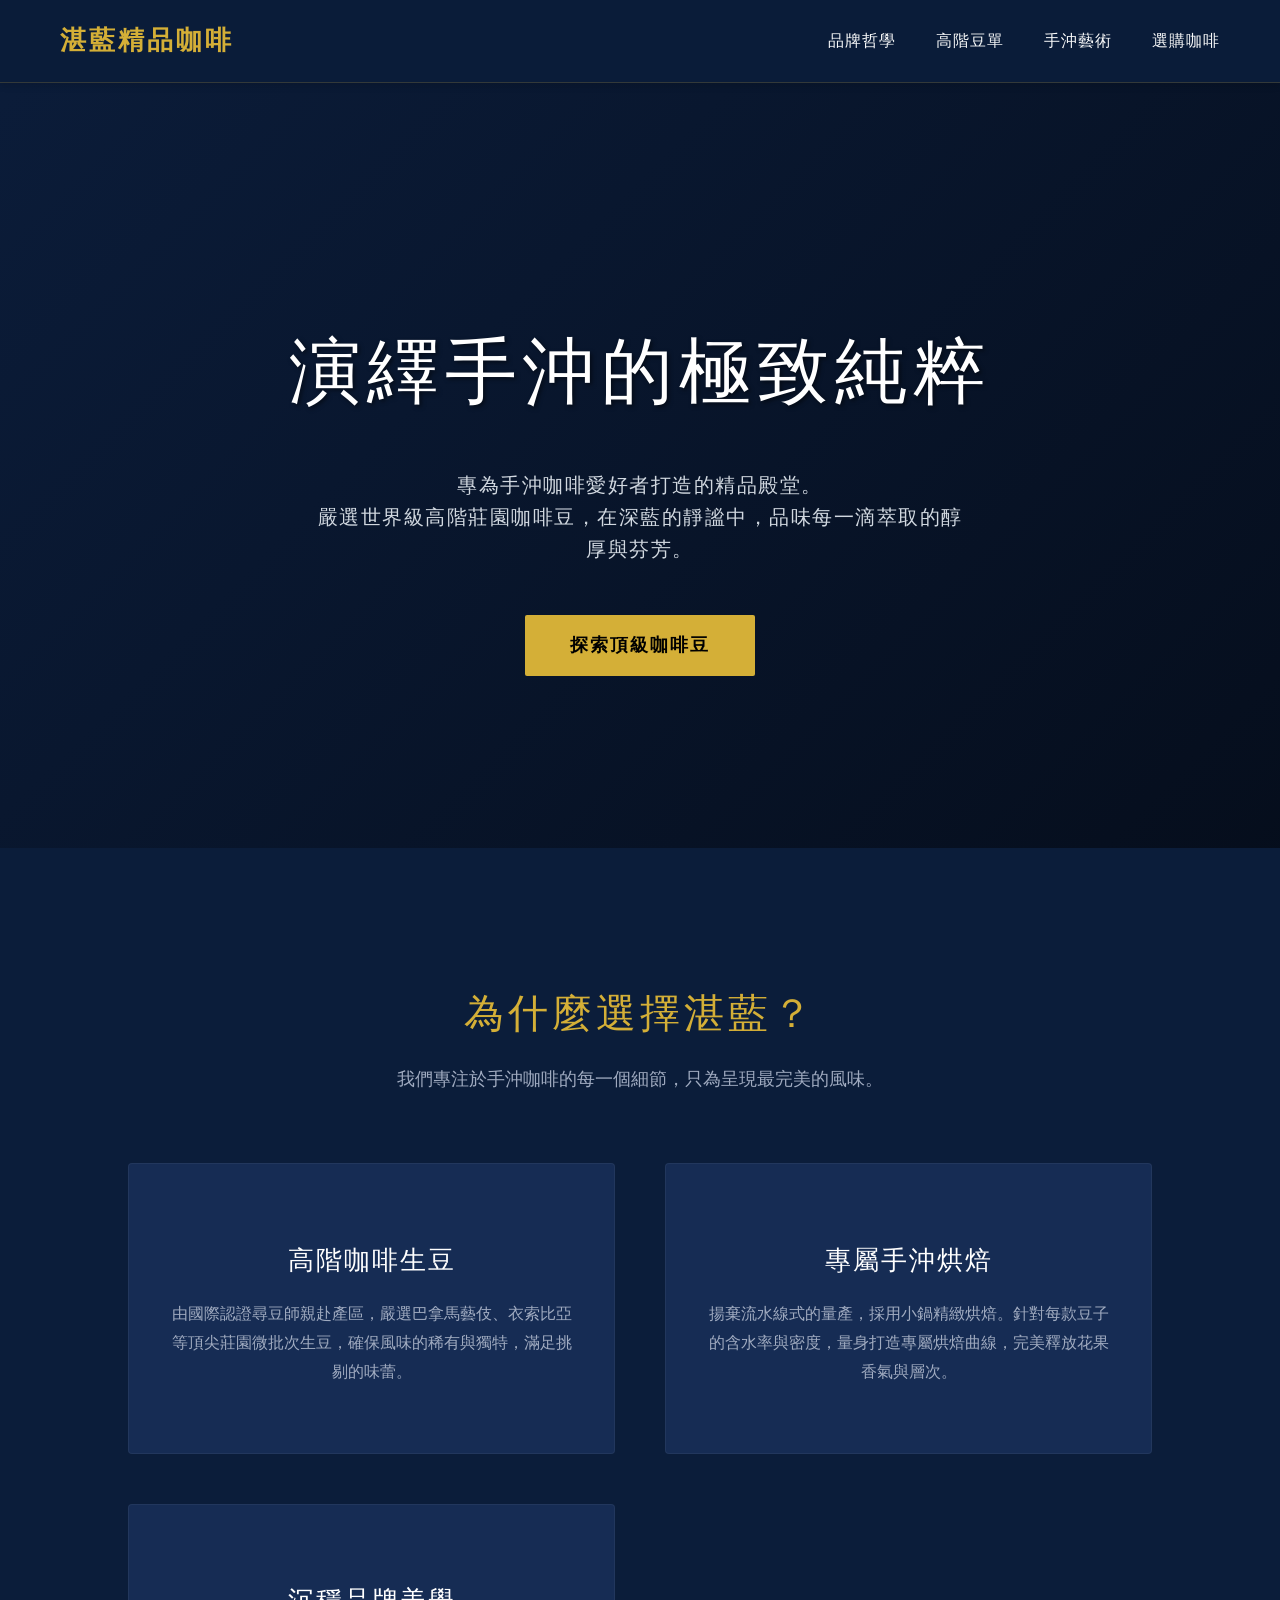
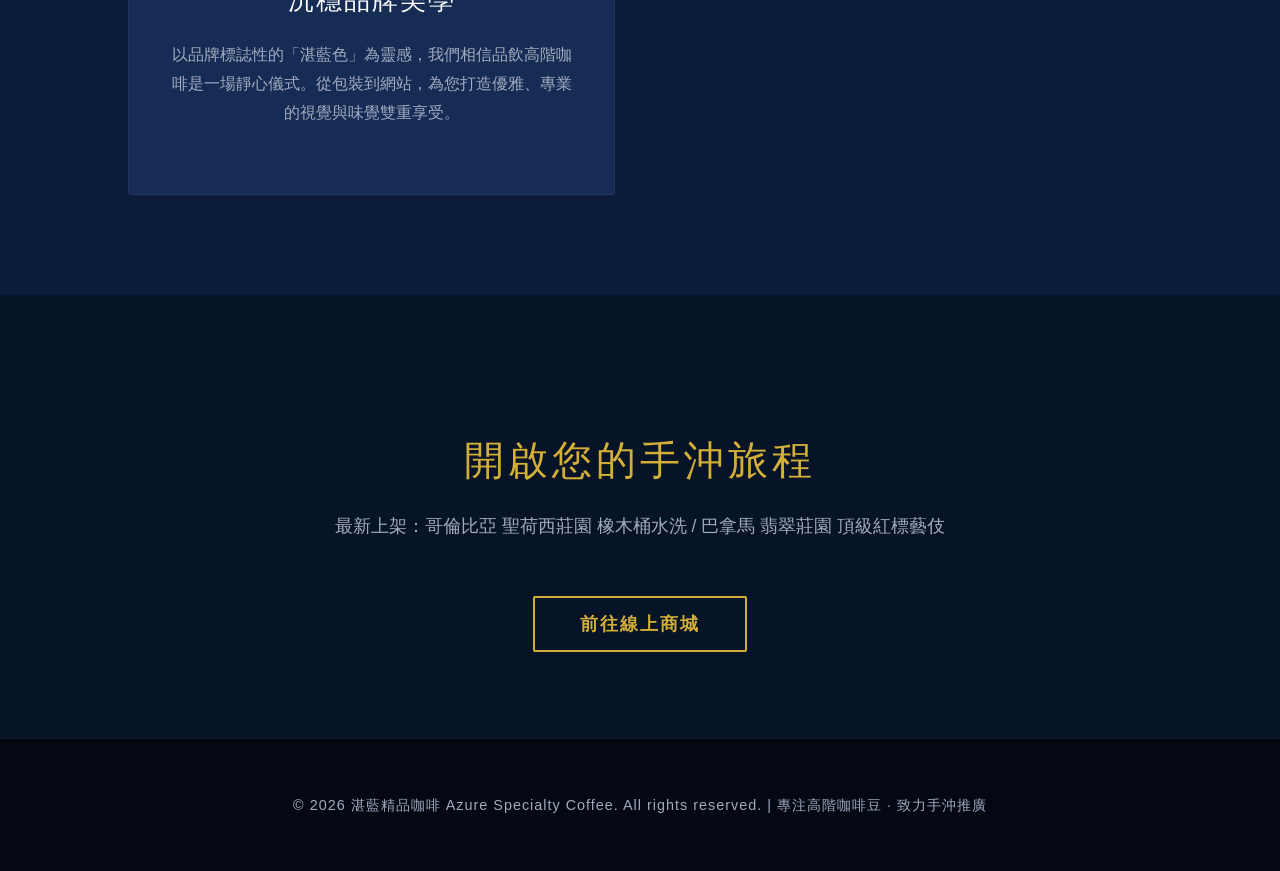
<file: w1/index.html>
<!DOCTYPE html>
<html lang="zh-TW">
<head>
    <meta charset="UTF-8">
    <meta name="viewport" content="width=device-width, initial-scale=1.0">
    <title>湛藍精品咖啡 | 頂級手沖咖啡</title>
    <style>
        :root {
            --primary-blue: #0b1d3a;
            --secondary-blue: #162c54;
            --accent-gold: #d4af37;
            --text-light: #f8f9fa;
            --text-dark: #a0abc0;
        }
        body {
            margin: 0;
            padding: 0;
            font-family: 'Helvetica Neue', Arial, 'Microsoft JhengHei', sans-serif;
            background-color: var(--primary-blue);
            color: var(--text-light);
            line-height: 1.6;
        }
        header {
            display: flex;
            justify-content: space-between;
            align-items: center;
            padding: 20px 60px;
            background-color: rgba(11, 29, 58, 0.98);
            position: sticky;
            top: 0;
            z-index: 1000;
            border-bottom: 1px solid rgba(212, 175, 55, 0.2);
            box-shadow: 0 4px 6px rgba(0,0,0,0.1);
        }
        .logo {
            font-size: 26px;
            font-weight: 700;
            color: var(--accent-gold);
            text-decoration: none;
            letter-spacing: 3px;
            display: flex;
            align-items: center;
            gap: 10px;
        }
        nav {
            display: flex;
            gap: 40px;
        }
        nav a {
            color: var(--text-light);
            text-decoration: none;
            font-size: 16px;
            letter-spacing: 1px;
            transition: color 0.3s ease;
        }
        nav a:hover {
            color: var(--accent-gold);
        }
        .hero {
            height: 85vh;
            display: flex;
            flex-direction: column;
            justify-content: center;
            align-items: center;
            text-align: center;
            background: linear-gradient(135deg, rgba(11,29,58,0.9) 0%, rgba(5,13,26,0.9) 100%), 
                        url('https://images.unsplash.com/photo-1497935586351-b67a49e012bf?ixlib=rb-1.2.1&auto=format&fit=crop&w=1920&q=80') no-repeat center center/cover;
            background-blend-mode: overlay;
            padding: 0 20px;
        }
        .hero h1 {
            font-size: 4.5rem;
            margin-bottom: 20px;
            letter-spacing: 6px;
            color: #ffffff;
            font-weight: 300;
            text-shadow: 2px 2px 4px rgba(0,0,0,0.5);
        }
        .hero p {
            font-size: 1.25rem;
            max-width: 650px;
            color: #d1d8e0;
            margin-bottom: 50px;
            letter-spacing: 1.5px;
        }
        .btn {
            padding: 16px 45px;
            background-color: var(--accent-gold);
            color: #000;
            text-decoration: none;
            font-size: 1.1rem;
            font-weight: bold;
            border-radius: 2px;
            transition: all 0.3s ease;
            letter-spacing: 2px;
        }
        .btn:hover {
            background-color: #fce28b;
            transform: translateY(-3px);
            box-shadow: 0 10px 20px rgba(0,0,0,0.2);
        }
        .section {
            padding: 100px 10%;
        }
        .section-title {
            text-align: center;
            font-size: 2.5rem;
            color: var(--accent-gold);
            margin-bottom: 20px;
            font-weight: 300;
            letter-spacing: 4px;
        }
        .section-subtitle {
            text-align: center;
            color: var(--text-dark);
            margin-bottom: 70px;
            font-size: 1.1rem;
        }
        .features {
            display: grid;
            grid-template-columns: repeat(auto-fit, minmax(320px, 1fr));
            gap: 50px;
        }
        .feature-card {
            background-color: var(--secondary-blue);
            padding: 50px 40px;
            border-radius: 4px;
            text-align: center;
            border: 1px solid rgba(255,255,255,0.05);
            transition: all 0.4s ease;
            position: relative;
            overflow: hidden;
        }
        .feature-card::before {
            content: '';
            position: absolute;
            top: 0; left: 0; width: 100%; height: 3px;
            background-color: var(--accent-gold);
            transform: scaleX(0);
            transition: transform 0.4s ease;
        }
        .feature-card:hover::before {
            transform: scaleX(1);
        }
        .feature-card:hover {
            transform: translateY(-10px);
            box-shadow: 0 15px 30px rgba(0,0,0,0.3);
            border-color: rgba(212, 175, 55, 0.3);
        }
        .feature-card h3 {
            font-size: 1.6rem;
            margin-bottom: 20px;
            color: #fff;
            font-weight: 400;
            letter-spacing: 2px;
        }
        .feature-card p {
            color: var(--text-dark);
            font-size: 1rem;
            line-height: 1.8;
        }
        .shop-section {
            background-color: #071326;
            text-align: center;
        }
        footer {
            text-align: center;
            padding: 40px;
            background-color: #030812;
            color: var(--text-dark);
            font-size: 0.9rem;
            border-top: 1px solid rgba(255,255,255,0.05);
            letter-spacing: 1px;
        }
    </style>
</head>
<body>
    <header>
        <a href="#" class="logo">湛藍精品咖啡</a>
        <nav>
            <a href="#about">品牌哲學</a>
            <a href="#beans">高階豆單</a>
            <a href="#brew">手沖藝術</a>
            <a href="#shop">選購咖啡</a>
        </nav>
    </header>

    <section class="hero">
        <h1>演繹手沖的極致純粹</h1>
        <p>專為手沖咖啡愛好者打造的精品殿堂。<br>嚴選世界級高階莊園咖啡豆，在深藍的靜謐中，品味每一滴萃取的醇厚與芬芳。</p>
        <a href="#shop" class="btn">探索頂級咖啡豆</a>
    </section>

    <section id="about" class="section">
        <h2 class="section-title">為什麼選擇湛藍？</h2>
        <p class="section-subtitle">我們專注於手沖咖啡的每一個細節，只為呈現最完美的風味。</p>
        
        <div class="features">
            <div class="feature-card">
                <h3>高階咖啡生豆</h3>
                <p>由國際認證尋豆師親赴產區，嚴選巴拿馬藝伎、衣索比亞等頂尖莊園微批次生豆，確保風味的稀有與獨特，滿足挑剔的味蕾。</p>
            </div>
            <div class="feature-card">
                <h3>專屬手沖烘焙</h3>
                <p>揚棄流水線式的量產，採用小鍋精緻烘焙。針對每款豆子的含水率與密度，量身打造專屬烘焙曲線，完美釋放花果香氣與層次。</p>
            </div>
            <div class="feature-card">
                <h3>沉穩品牌美學</h3>
                <p>以品牌標誌性的「湛藍色」為靈感，我們相信品飲高階咖啡是一場靜心儀式。從包裝到網站，為您打造優雅、專業的視覺與味覺雙重享受。</p>
            </div>
        </div>
    </section>

    <section id="shop" class="section shop-section">
        <h2 class="section-title">開啟您的手沖旅程</h2>
        <p class="section-subtitle">最新上架：哥倫比亞 聖荷西莊園 橡木桶水洗 / 巴拿馬 翡翠莊園 頂級紅標藝伎</p>
        <a href="#" class="btn" style="background-color: transparent; border: 2px solid var(--accent-gold); color: var(--accent-gold);">前往線上商城</a>
    </section>

    <footer>
        <p>&copy; 2026 湛藍精品咖啡 Azure Specialty Coffee. All rights reserved. | 專注高階咖啡豆 · 致力手沖推廣</p>
    </footer>
</body>
</html>
</file>
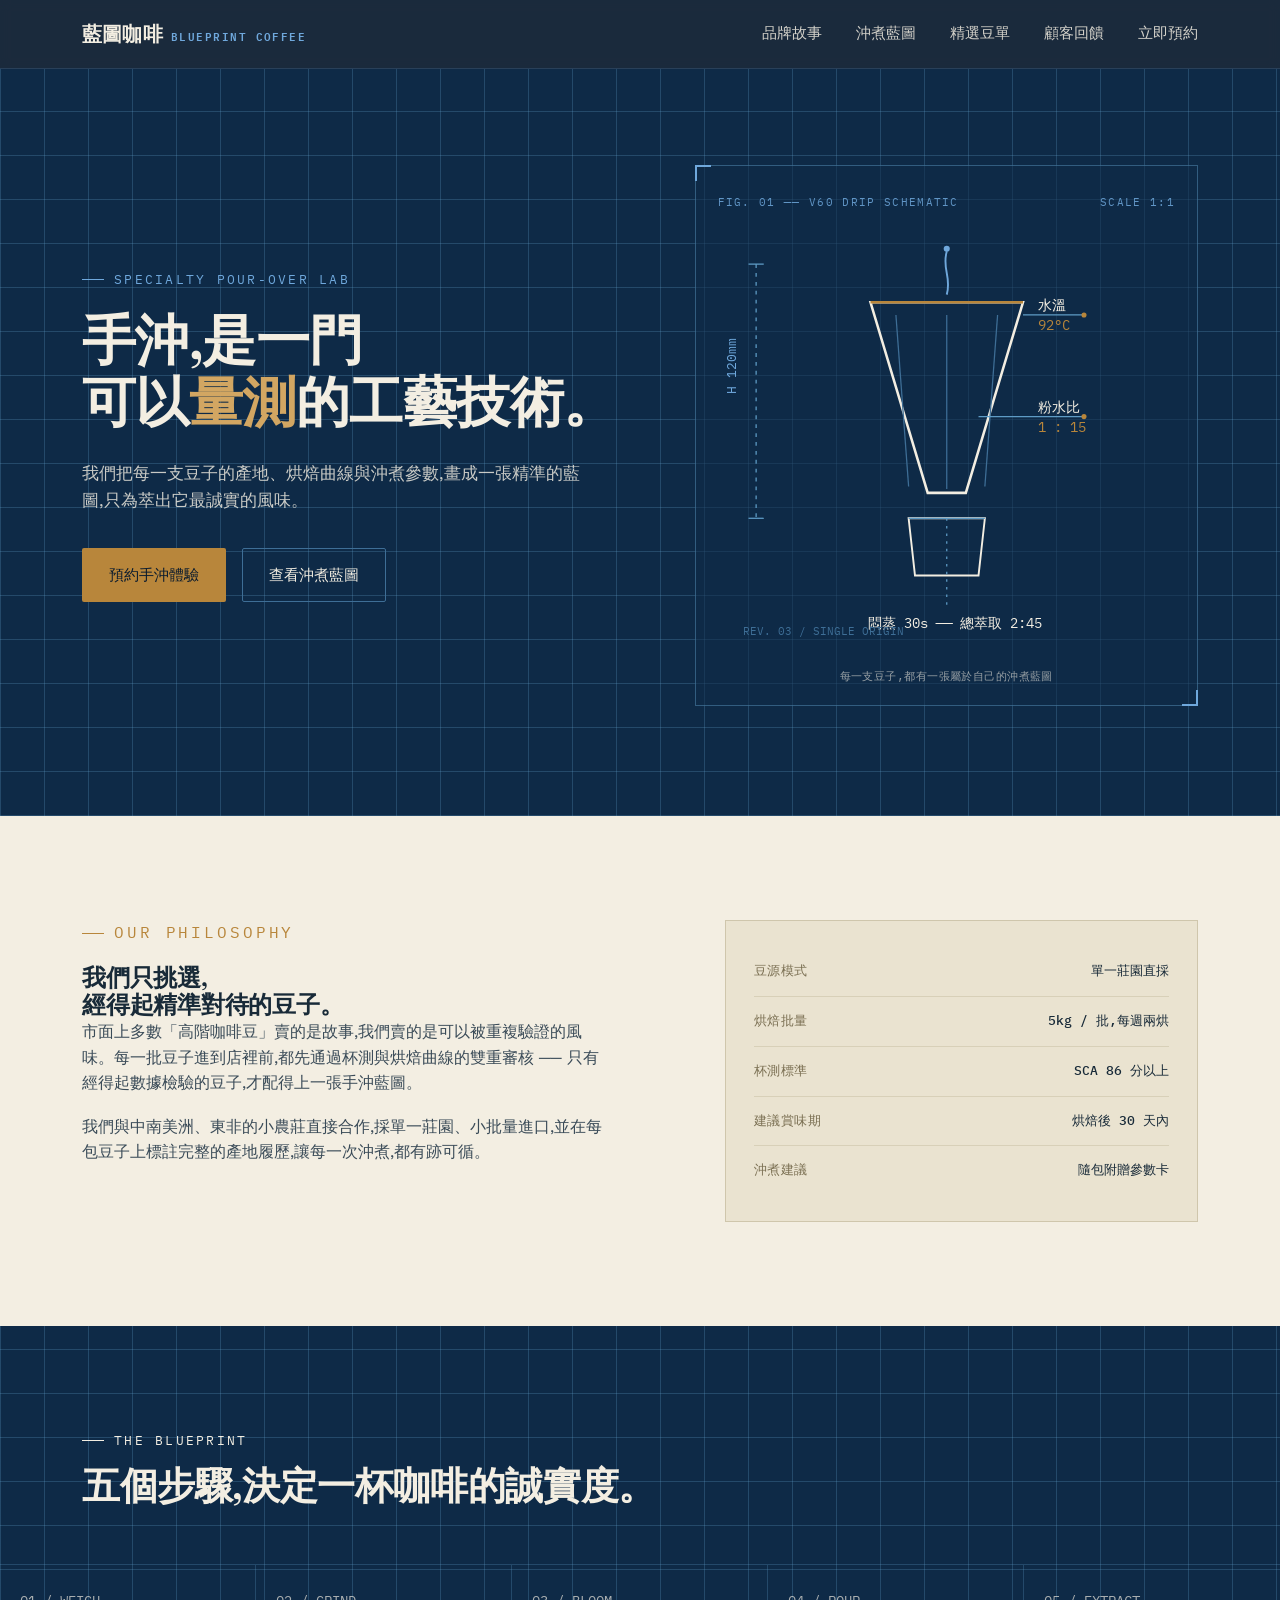
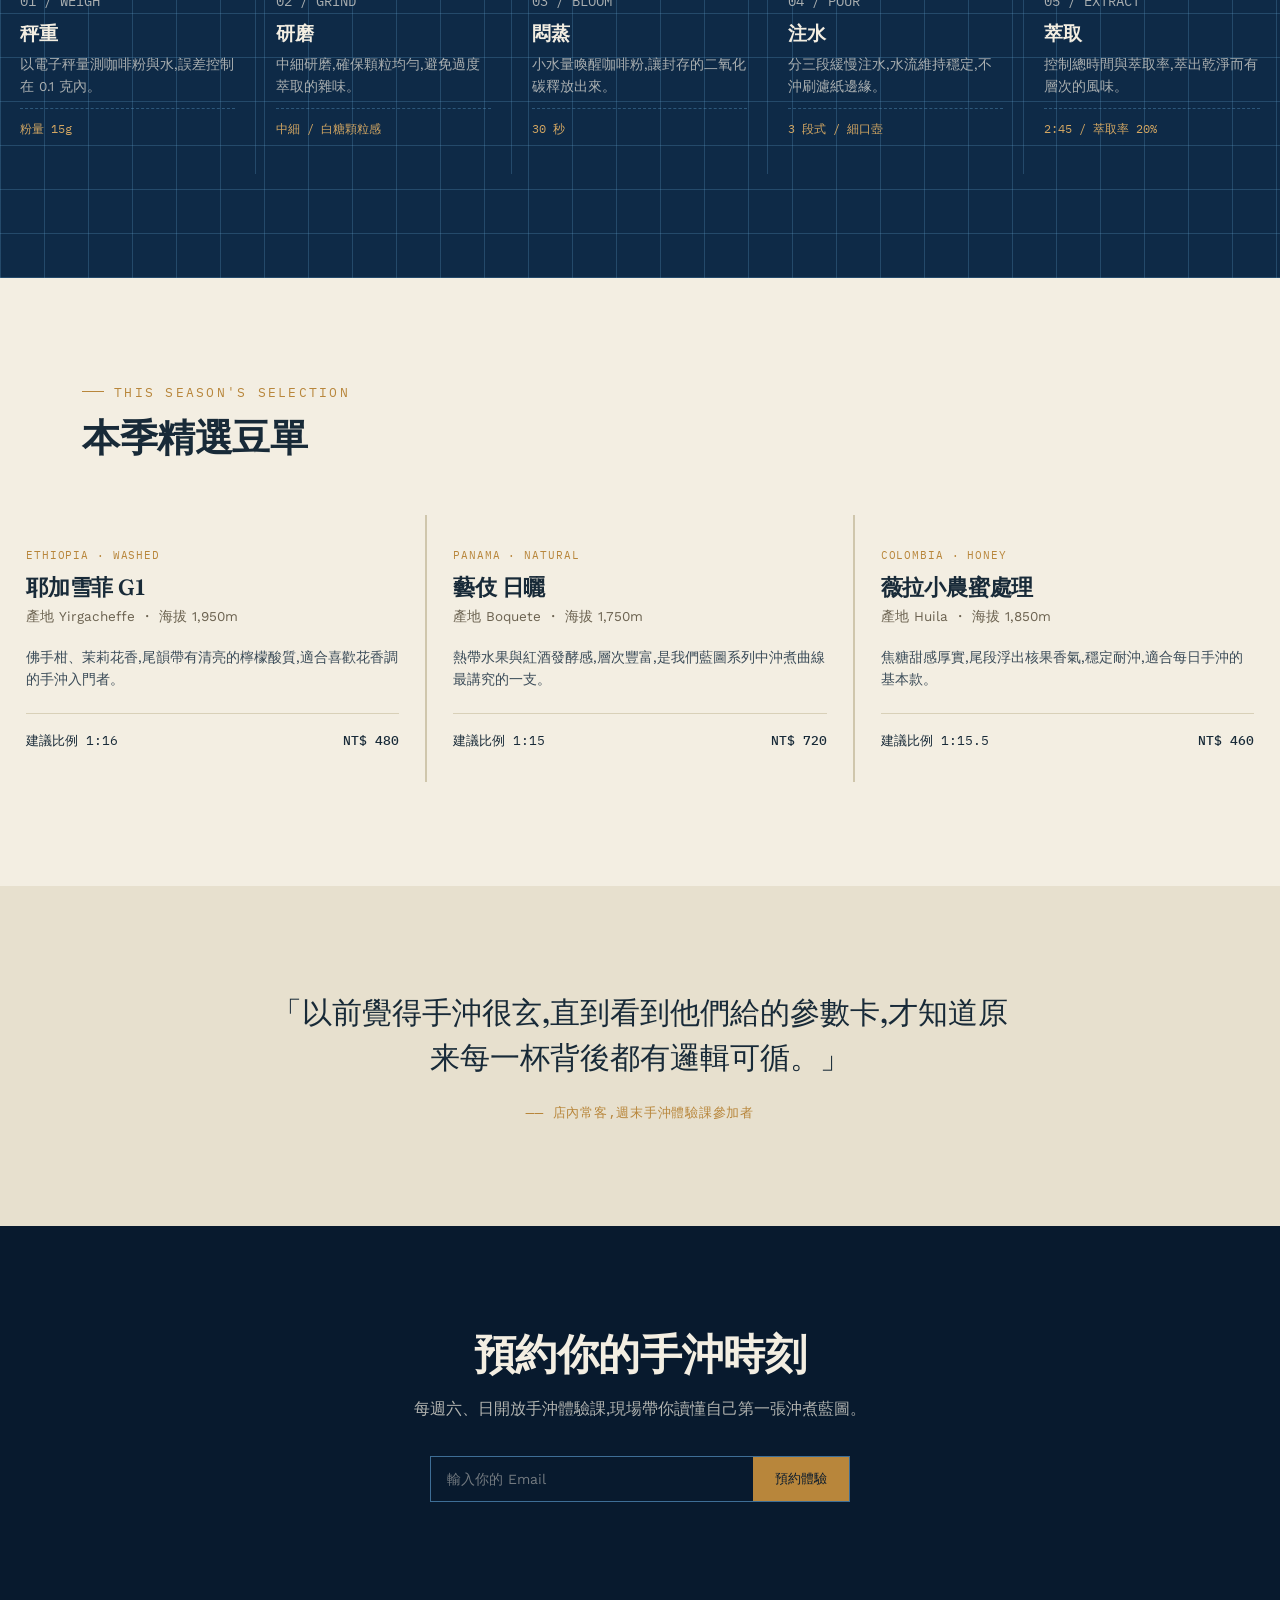
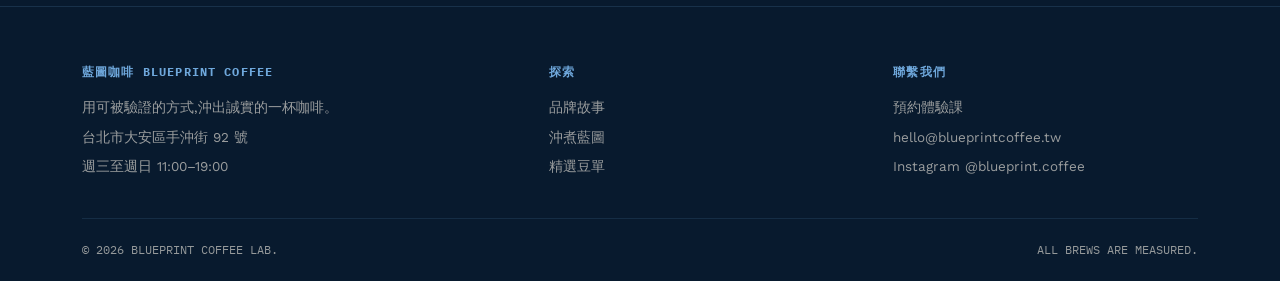
<file: week3/index.html>
<!DOCTYPE html>
<html lang="zh-Hant">
<head>
<meta charset="UTF-8">
<meta name="viewport" content="width=device-width, initial-scale=1.0">
<title>藍圖咖啡 Blueprint Coffee ── 精準手沖,誠實風味</title>
<link rel="preconnect" href="https://fonts.googleapis.com">
<link rel="preconnect" href="https://fonts.gstatic.com" crossorigin>
<link href="https://fonts.googleapis.com/css2?family=Fraunces:opsz,wght@9..144,400;9..144,500;9..144,600;9..144,700&family=Work+Sans:wght@300;400;500;600&family=IBM+Plex+Mono:wght@400;500&display=swap" rel="stylesheet">
<style>
  :root{
    --ink-black:#081A2E;
    --blueprint:#0E2A47;
    --blueprint-line:#3E6E96;
    --blueprint-line-soft:rgba(94,155,197,0.28);
    --paper:#F3EEE2;
    --paper-dim:#E7E0CE;
    --brass:#B8863B;
    --brass-light:#D2A662;
    --sky:#6FA8DC;
    --ink-on-paper:#182A38;
    --max-w:1180px;
  }

  *{margin:0;padding:0;box-sizing:border-box;}
  html{scroll-behavior:smooth;}
  body{
    font-family:'Work Sans', sans-serif;
    background:var(--paper);
    color:var(--ink-on-paper);
    line-height:1.6;
    -webkit-font-smoothing:antialiased;
  }
  a{color:inherit;text-decoration:none;}
  img,svg{display:block;max-width:100%;}
  .container{max-width:var(--max-w);margin:0 auto;padding:0 32px;}
  .eyebrow{
    font-family:'IBM Plex Mono', monospace;
    font-size:12.5px;
    letter-spacing:0.18em;
    text-transform:uppercase;
    display:flex;
    align-items:center;
    gap:10px;
  }
  .eyebrow::before{
    content:"";
    width:22px;height:1px;
    background:currentColor;
    display:inline-block;
  }
  h1,h2,h3{
    font-family:'Fraunces', serif;
    font-weight:600;
    line-height:1.15;
    letter-spacing:-0.01em;
  }
  .btn{
    display:inline-flex;
    align-items:center;
    gap:10px;
    padding:14px 26px;
    border-radius:2px;
    font-family:'Work Sans', sans-serif;
    font-size:15px;
    font-weight:500;
    border:1px solid transparent;
    cursor:pointer;
    transition:transform .25s ease, background .25s ease, border-color .25s ease, color .25s ease;
  }
  .btn:focus-visible{outline:2px solid var(--sky);outline-offset:3px;}
  .btn-primary{background:var(--brass);color:var(--ink-black);}
  .btn-primary:hover{background:var(--brass-light);transform:translateY(-1px);}
  .btn-ghost{border-color:var(--blueprint-line);color:var(--paper);}
  .btn-ghost:hover{border-color:var(--sky);color:var(--sky);}
  .btn-ghost.on-paper{border-color:var(--ink-on-paper);color:var(--ink-on-paper);}
  .btn-ghost.on-paper:hover{border-color:var(--brass);color:var(--brass);}

  /* ---------- NAV ---------- */
  header{
    position:sticky;top:0;z-index:50;
    background:rgba(8,26,46,0.92);
    backdrop-filter:blur(6px);
    border-bottom:1px solid rgba(94,155,197,0.2);
  }
  nav{
    max-width:var(--max-w);margin:0 auto;padding:18px 32px;
    display:flex;align-items:center;justify-content:space-between;
    color:var(--paper);
  }
  .logo{
    font-family:'Fraunces', serif;
    font-size:20px;font-weight:600;letter-spacing:0.01em;
    color:var(--paper);display:flex;align-items:baseline;gap:8px;
  }
  .logo span{
    font-family:'IBM Plex Mono', monospace;
    font-size:10.5px;letter-spacing:0.14em;color:var(--sky);
  }
  .nav-links{display:flex;gap:34px;font-size:14.5px;}
  .nav-links a{opacity:0.85;transition:opacity .2s;}
  .nav-links a:hover{opacity:1;color:var(--sky);}
  .nav-toggle{display:none;background:none;border:none;color:var(--paper);font-size:24px;cursor:pointer;}

  @media (max-width:860px){
    .nav-links{
      position:absolute;top:100%;left:0;right:0;
      background:var(--ink-black);
      flex-direction:column;gap:0;
      max-height:0;overflow:hidden;
      transition:max-height .3s ease;
    }
    .nav-links.open{max-height:320px;}
    .nav-links a{padding:16px 32px;border-top:1px solid rgba(94,155,197,0.15);}
    .nav-toggle{display:block;}
  }

  /* ---------- HERO ---------- */
  .hero{
    background:
      repeating-linear-gradient(0deg, var(--blueprint-line-soft) 0, var(--blueprint-line-soft) 1px, transparent 1px, transparent 44px),
      repeating-linear-gradient(90deg, var(--blueprint-line-soft) 0, var(--blueprint-line-soft) 1px, transparent 1px, transparent 44px),
      var(--blueprint);
    color:var(--paper);
    padding:96px 0 110px;
    position:relative;
    overflow:hidden;
  }
  .hero-grid{
    max-width:var(--max-w);margin:0 auto;padding:0 32px;
    display:grid;grid-template-columns:1.05fr 0.95fr;gap:56px;align-items:center;
  }
  .hero h1{font-size:clamp(34px,4.6vw,54px);margin:20px 0 26px;color:var(--paper);}
  .hero h1 em{font-style:normal;color:var(--brass-light);}
  .hero p.lede{font-size:17px;max-width:46ch;color:rgba(243,238,226,0.82);margin-bottom:34px;}
  .hero-cta{display:flex;gap:16px;flex-wrap:wrap;}
  .hero-eyebrow{color:var(--sky);margin-bottom:6px;}

  .blueprint-plate{
    position:relative;
    border:1px solid rgba(94,155,197,0.45);
    background:rgba(15,42,71,0.55);
    padding:28px 22px 20px;
  }
  .blueprint-plate::before,.blueprint-plate::after,
  .plate-corner-tl,.plate-corner-br{
    content:"";position:absolute;width:14px;height:14px;
    border-color:var(--sky);
  }
  .blueprint-plate::before{top:-1px;left:-1px;border-top:2px solid var(--sky);border-left:2px solid var(--sky);}
  .blueprint-plate::after{bottom:-1px;right:-1px;border-bottom:2px solid var(--sky);border-right:2px solid var(--sky);}
  .plate-label{
    font-family:'IBM Plex Mono', monospace;font-size:11px;letter-spacing:0.12em;
    color:var(--sky);display:flex;justify-content:space-between;margin-bottom:14px;opacity:0.85;
  }
  .plate-caption{
    font-family:'IBM Plex Mono', monospace;font-size:11px;color:rgba(243,238,226,0.6);
    text-align:center;margin-top:10px;letter-spacing:0.04em;
  }

  @media (max-width:900px){
    .hero-grid{grid-template-columns:1fr;}
    .hero{padding:64px 0 76px;}
  }

  /* ---------- SECTION SHARED ---------- */
  section{padding:104px 0;}
  .section-head{max-width:640px;margin-bottom:56px;}
  .section-head h2{font-size:clamp(26px,3.2vw,38px);margin-top:14px;}
  .on-dark{background:var(--ink-black);color:var(--paper);}
  .on-dark .eyebrow{color:var(--sky);}
  .on-paper .eyebrow{color:var(--brass);}

  /* ---------- ABOUT / SPEC SHEET ---------- */
  .about-grid{display:grid;grid-template-columns:1.1fr 0.9fr;gap:64px;align-items:start;}
  .about-grid p{font-size:16px;color:#3a4b58;max-width:52ch;margin-bottom:18px;}
  .spec-sheet{border:1px solid #cfc6ac;background:#EAE3D0;padding:26px 28px;}
  .spec-row{
    display:flex;justify-content:space-between;gap:20px;
    padding:14px 0;border-bottom:1px solid #d8d0b8;
    font-family:'IBM Plex Mono', monospace;font-size:13px;
  }
  .spec-row:last-child{border-bottom:none;}
  .spec-row dt{color:#7a6f52;letter-spacing:0.04em;}
  .spec-row dd{font-weight:500;color:var(--ink-on-paper);text-align:right;}

  @media (max-width:860px){ .about-grid{grid-template-columns:1fr;} }

  /* ---------- PROCESS BLUEPRINT ---------- */
  .process{
    background:
      repeating-linear-gradient(0deg, var(--blueprint-line-soft) 0, var(--blueprint-line-soft) 1px, transparent 1px, transparent 44px),
      repeating-linear-gradient(90deg, var(--blueprint-line-soft) 0, var(--blueprint-line-soft) 1px, transparent 1px, transparent 44px),
      var(--blueprint);
    color:var(--paper);
  }
  .steps{
    display:grid;grid-template-columns:repeat(5,1fr);gap:0;
    border-top:1px solid var(--blueprint-line-soft);
  }
  .step{
    padding:26px 20px;border-right:1px solid var(--blueprint-line-soft);position:relative;
  }
  .step:last-child{border-right:none;}
  .step-index{font-family:'IBM Plex Mono', monospace;font-size:12px;color:var(--sky);margin-bottom:14px;}
  .step h3{font-size:19px;color:var(--paper);margin-bottom:10px;font-weight:600;}
  .step p{font-size:13.5px;color:rgba(243,238,226,0.68);margin-bottom:10px;}
  .step .metric{
    font-family:'IBM Plex Mono', monospace;font-size:12px;color:var(--brass-light);
    border-top:1px dashed rgba(94,155,197,0.4);padding-top:10px;
  }
  @media (max-width:960px){
    .steps{grid-template-columns:1fr 1fr;}
    .step{border-right:1px solid var(--blueprint-line-soft);border-bottom:1px solid var(--blueprint-line-soft);}
    .step:nth-child(2n){border-right:none;}
  }
  @media (max-width:560px){
    .steps{grid-template-columns:1fr;}
    .step{border-right:none;}
  }

  /* ---------- BEANS ---------- */
  .bean-grid{display:grid;grid-template-columns:repeat(3,1fr);gap:2px;background:#cfc6ac;}
  .bean-card{
    background:var(--paper);padding:32px 26px;position:relative;
    display:flex;flex-direction:column;height:100%;
  }
  .bean-tag{
    font-family:'IBM Plex Mono', monospace;font-size:11px;color:var(--brass);
    letter-spacing:0.08em;margin-bottom:10px;
  }
  .bean-card h3{font-size:22px;margin-bottom:6px;}
  .bean-origin{font-size:13.5px;color:#6b6250;margin-bottom:18px;}
  .bean-notes{font-size:14px;color:#3a4b58;margin-bottom:22px;flex-grow:1;}
  .bean-meta{
    display:flex;justify-content:space-between;align-items:center;
    border-top:1px solid #d8d0b8;padding-top:16px;
    font-family:'IBM Plex Mono', monospace;font-size:12.5px;
  }
  .bean-price{color:var(--ink-on-paper);font-weight:500;}
  @media (max-width:900px){ .bean-grid{grid-template-columns:1fr 1fr;} }
  @media (max-width:600px){ .bean-grid{grid-template-columns:1fr;} }

  /* ---------- QUOTE ---------- */
  .quote-section{background:var(--paper-dim);}
  .quote-wrap{max-width:760px;margin:0 auto;text-align:center;}
  blockquote{
    font-family:'Fraunces', serif;font-size:clamp(22px,2.6vw,30px);
    font-weight:500;line-height:1.5;color:var(--ink-on-paper);margin-bottom:22px;
  }
  .quote-attr{font-family:'IBM Plex Mono', monospace;font-size:12.5px;color:var(--brass);letter-spacing:0.06em;}

  /* ---------- CTA / FOOTER ---------- */
  .cta-section{background:var(--ink-black);color:var(--paper);text-align:center;}
  .cta-section h2{font-size:clamp(28px,3.6vw,42px);margin-bottom:18px;}
  .cta-section p{color:rgba(243,238,226,0.72);max-width:48ch;margin:0 auto 34px;}
  .cta-form{
    display:flex;max-width:420px;margin:0 auto;gap:0;border:1px solid var(--blueprint-line);
  }
  .cta-form input{
    flex:1;background:transparent;border:none;padding:14px 16px;
    color:var(--paper);font-family:'Work Sans', sans-serif;font-size:14px;
  }
  .cta-form input::placeholder{color:rgba(243,238,226,0.45);}
  .cta-form input:focus{outline:none;}
  .cta-form button{
    background:var(--brass);color:var(--ink-black);border:none;
    padding:0 22px;font-weight:500;cursor:pointer;font-family:'Work Sans', sans-serif;
    transition:background .2s;
  }
  .cta-form button:hover{background:var(--brass-light);}

  footer{background:var(--ink-black);border-top:1px solid rgba(94,155,197,0.18);color:rgba(243,238,226,0.6);}
  .footer-grid{
    display:grid;grid-template-columns:1.4fr 1fr 1fr;gap:40px;padding:56px 0 32px;
    font-size:13.5px;
  }
  .footer-grid h4{
    font-family:'IBM Plex Mono', monospace;font-size:11.5px;letter-spacing:0.1em;
    color:var(--sky);margin-bottom:16px;text-transform:uppercase;
  }
  .footer-grid p, .footer-grid a{display:block;margin-bottom:8px;color:rgba(243,238,226,0.62);}
  .footer-grid a:hover{color:var(--paper);}
  .footer-bottom{
    border-top:1px solid rgba(94,155,197,0.15);padding:22px 0;
    font-family:'IBM Plex Mono', monospace;font-size:11.5px;
    display:flex;justify-content:space-between;flex-wrap:wrap;gap:10px;
  }
  @media (max-width:700px){ .footer-grid{grid-template-columns:1fr;} }

  /* ---------- REVEAL ---------- */
  .reveal{opacity:0;transform:translateY(18px);transition:opacity .7s ease, transform .7s ease;}
  .reveal.in{opacity:1;transform:translateY(0);}
  @media (prefers-reduced-motion: reduce){
    .reveal{opacity:1;transform:none;transition:none;}
    html{scroll-behavior:auto;}
  }
</style>
</head>
<body>

<header>
  <nav>
    <a href="#top" class="logo">藍圖咖啡<span>BLUEPRINT COFFEE</span></a>
    <button class="nav-toggle" id="navToggle" aria-label="開啟選單" aria-expanded="false">☰</button>
    <div class="nav-links" id="navLinks">
      <a href="#about">品牌故事</a>
      <a href="#process">沖煮藍圖</a>
      <a href="#beans">精選豆單</a>
      <a href="#quote">顧客回饋</a>
      <a href="#cta">立即預約</a>
    </div>
  </nav>
</header>

<section class="hero" id="top">
  <div class="hero-grid">
    <div>
      <p class="eyebrow hero-eyebrow">SPECIALTY POUR-OVER LAB</p>
      <h1>手沖,是一門<br>可以<em>量測</em>的工藝技術。</h1>
      <p class="lede">我們把每一支豆子的產地、烘焙曲線與沖煮參數,畫成一張精準的藍圖,只為萃出它最誠實的風味。</p>
      <div class="hero-cta">
        <a href="#cta" class="btn btn-primary">預約手沖體驗</a>
        <a href="#process" class="btn btn-ghost">查看沖煮藍圖</a>
      </div>
    </div>

    <div class="blueprint-plate reveal">
      <div class="plate-label"><span>FIG. 01 ── V60 DRIP SCHEMATIC</span><span>SCALE 1:1</span></div>
      <svg viewBox="0 0 360 340" xmlns="http://www.w3.org/2000/svg" role="img" aria-label="V60 手沖濾杯示意圖,標註水溫、粉水比、悶蒸與總萃取時間">
        <!-- dimension lines -->
        <line x1="30" y1="30" x2="30" y2="230" stroke="#5E9BC5" stroke-width="1" stroke-dasharray="3 4"/>
        <line x1="24" y1="30" x2="36" y2="30" stroke="#5E9BC5" stroke-width="1"/>
        <line x1="24" y1="230" x2="36" y2="230" stroke="#5E9BC5" stroke-width="1"/>
        <text x="14" y="132" fill="#6FA8DC" font-size="10" font-family="IBM Plex Mono, monospace" transform="rotate(-90 14 132)">H 120mm</text>

        <!-- dripper cone -->
        <path d="M120 60 L240 60 L195 210 L165 210 Z" fill="none" stroke="#F3EEE2" stroke-width="2"/>
        <path d="M120 60 L240 60" stroke="#B8863B" stroke-width="2"/>
        <!-- ribs -->
        <line x1="140" y1="70" x2="150" y2="205" stroke="#3E6E96" stroke-width="1"/>
        <line x1="180" y1="70" x2="180" y2="207" stroke="#3E6E96" stroke-width="1"/>
        <line x1="220" y1="70" x2="210" y2="205" stroke="#3E6E96" stroke-width="1"/>

        <!-- server -->
        <path d="M150 230 L210 230 L205 275 L155 275 Z" fill="none" stroke="#F3EEE2" stroke-width="1.5"/>
        <line x1="150" y1="230" x2="210" y2="230" stroke="#5E9BC5" stroke-width="1"/>

        <!-- pour line + droplets -->
        <path d="M180 20 C176 34, 184 40, 180 54" stroke="#6FA8DC" stroke-width="1.5" fill="none"/>
        <circle cx="180" cy="18" r="2.4" fill="#6FA8DC"/>

        <!-- annotation callouts -->
        <line x1="240" y1="70" x2="288" y2="70" stroke="#5E9BC5" stroke-width="1"/>
        <circle cx="288" cy="70" r="2" fill="#B8863B"/>
        <text x="252" y="66" fill="#F3EEE2" font-size="11" font-family="IBM Plex Mono, monospace">水溫</text>
        <text x="252" y="82" fill="#B8863B" font-size="11" font-family="IBM Plex Mono, monospace">92°C</text>

        <line x1="205" y1="150" x2="288" y2="150" stroke="#5E9BC5" stroke-width="1"/>
        <circle cx="288" cy="150" r="2" fill="#B8863B"/>
        <text x="252" y="146" fill="#F3EEE2" font-size="11" font-family="IBM Plex Mono, monospace">粉水比</text>
        <text x="252" y="162" fill="#B8863B" font-size="11" font-family="IBM Plex Mono, monospace">1 : 15</text>

        <line x1="180" y1="230" x2="180" y2="300" stroke="#5E9BC5" stroke-width="1" stroke-dasharray="2 4"/>
        <text x="118" y="316" fill="#F3EEE2" font-size="11" font-family="IBM Plex Mono, monospace">悶蒸 30s ── 總萃取 2:45</text>

        <!-- corner tick -->
        <text x="20" y="322" fill="#3E6E96" font-size="9" font-family="IBM Plex Mono, monospace">REV. 03 / SINGLE ORIGIN</text>
      </svg>
      <p class="plate-caption">每一支豆子,都有一張屬於自己的沖煮藍圖</p>
    </div>
  </div>
</section>

<section class="on-paper" id="about">
  <div class="container">
    <div class="about-grid">
      <div class="reveal">
        <p class="eyebrow">OUR PHILOSOPHY</p>
        <h2>我們只挑選,<br>經得起精準對待的豆子。</h2>
        <p>市面上多數「高階咖啡豆」賣的是故事,我們賣的是可以被重複驗證的風味。每一批豆子進到店裡前,都先通過杯測與烘焙曲線的雙重審核 ── 只有經得起數據檢驗的豆子,才配得上一張手沖藍圖。</p>
        <p>我們與中南美洲、東非的小農莊直接合作,採單一莊園、小批量進口,並在每包豆子上標註完整的產地履歷,讓每一次沖煮,都有跡可循。</p>
      </div>
      <dl class="spec-sheet reveal">
        <div class="spec-row"><dt>豆源模式</dt><dd>單一莊園直採</dd></div>
        <div class="spec-row"><dt>烘焙批量</dt><dd>5kg / 批,每週兩烘</dd></div>
        <div class="spec-row"><dt>杯測標準</dt><dd>SCA 86 分以上</dd></div>
        <div class="spec-row"><dt>建議賞味期</dt><dd>烘焙後 30 天內</dd></div>
        <div class="spec-row"><dt>沖煮建議</dt><dd>隨包附贈參數卡</dd></div>
      </dl>
    </div>
  </div>
</section>

<section class="process" id="process">
  <div class="container">
    <div class="section-head reveal">
      <p class="eyebrow">THE BLUEPRINT</p>
      <h2>五個步驟,決定一杯咖啡的誠實度。</h2>
    </div>
  </div>
  <div class="steps reveal">
    <div class="step">
      <p class="step-index">01 / WEIGH</p>
      <h3>秤重</h3>
      <p>以電子秤量測咖啡粉與水,誤差控制在 0.1 克內。</p>
      <p class="metric">粉量 15g</p>
    </div>
    <div class="step">
      <p class="step-index">02 / GRIND</p>
      <h3>研磨</h3>
      <p>中細研磨,確保顆粒均勻,避免過度萃取的雜味。</p>
      <p class="metric">中細 / 白糖顆粒感</p>
    </div>
    <div class="step">
      <p class="step-index">03 / BLOOM</p>
      <h3>悶蒸</h3>
      <p>小水量喚醒咖啡粉,讓封存的二氧化碳釋放出來。</p>
      <p class="metric">30 秒</p>
    </div>
    <div class="step">
      <p class="step-index">04 / POUR</p>
      <h3>注水</h3>
      <p>分三段緩慢注水,水流維持穩定,不沖刷濾紙邊緣。</p>
      <p class="metric">3 段式 / 細口壺</p>
    </div>
    <div class="step">
      <p class="step-index">05 / EXTRACT</p>
      <h3>萃取</h3>
      <p>控制總時間與萃取率,萃出乾淨而有層次的風味。</p>
      <p class="metric">2:45 / 萃取率 20%</p>
    </div>
  </div>
</section>

<section class="on-paper" id="beans">
  <div class="container">
    <div class="section-head reveal">
      <p class="eyebrow">THIS SEASON'S SELECTION</p>
      <h2>本季精選豆單</h2>
    </div>
  </div>
  <div class="bean-grid reveal">
    <div class="bean-card">
      <p class="bean-tag">ETHIOPIA · WASHED</p>
      <h3>耶加雪菲 G1</h3>
      <p class="bean-origin">產地 Yirgacheffe ・ 海拔 1,950m</p>
      <p class="bean-notes">佛手柑、茉莉花香,尾韻帶有清亮的檸檬酸質,適合喜歡花香調的手沖入門者。</p>
      <div class="bean-meta"><span>建議比例 1:16</span><span class="bean-price">NT$ 480</span></div>
    </div>
    <div class="bean-card">
      <p class="bean-tag">PANAMA · NATURAL</p>
      <h3>藝伎 日曬</h3>
      <p class="bean-origin">產地 Boquete ・ 海拔 1,750m</p>
      <p class="bean-notes">熱帶水果與紅酒發酵感,層次豐富,是我們藍圖系列中沖煮曲線最講究的一支。</p>
      <div class="bean-meta"><span>建議比例 1:15</span><span class="bean-price">NT$ 720</span></div>
    </div>
    <div class="bean-card">
      <p class="bean-tag">COLOMBIA · HONEY</p>
      <h3>薇拉小農蜜處理</h3>
      <p class="bean-origin">產地 Huila ・ 海拔 1,850m</p>
      <p class="bean-notes">焦糖甜感厚實,尾段浮出核果香氣,穩定耐沖,適合每日手沖的基本款。</p>
      <div class="bean-meta"><span>建議比例 1:15.5</span><span class="bean-price">NT$ 460</span></div>
    </div>
  </div>
</section>

<section class="quote-section" id="quote">
  <div class="container">
    <div class="quote-wrap reveal">
      <blockquote>「以前覺得手沖很玄,直到看到他們給的參數卡,才知道原来每一杯背後都有邏輯可循。」</blockquote>
      <p class="quote-attr">── 店內常客,週末手沖體驗課參加者</p>
    </div>
  </div>
</section>

<section class="cta-section" id="cta">
  <div class="container">
    <h2 class="reveal">預約你的手沖時刻</h2>
    <p class="reveal">每週六、日開放手沖體驗課,現場帶你讀懂自己第一張沖煮藍圖。</p>
    <form class="cta-form reveal" onsubmit="event.preventDefault(); this.querySelector('button').textContent='已收到,我們會盡快聯繫';">
      <input type="email" placeholder="輸入你的 Email" required aria-label="Email">
      <button type="submit">預約體驗</button>
    </form>
  </div>
</section>

<footer>
  <div class="container">
    <div class="footer-grid">
      <div>
        <h4>藍圖咖啡 BLUEPRINT COFFEE</h4>
        <p>用可被驗證的方式,沖出誠實的一杯咖啡。</p>
        <p>台北市大安區手沖街 92 號</p>
        <p>週三至週日 11:00–19:00</p>
      </div>
      <div>
        <h4>探索</h4>
        <a href="#about">品牌故事</a>
        <a href="#process">沖煮藍圖</a>
        <a href="#beans">精選豆單</a>
      </div>
      <div>
        <h4>聯繫我們</h4>
        <a href="#cta">預約體驗課</a>
        <a href="mailto:hello@blueprintcoffee.tw">hello@blueprintcoffee.tw</a>
        <a href="#top">Instagram @blueprint.coffee</a>
      </div>
    </div>
    <div class="footer-bottom">
      <span>© 2026 BLUEPRINT COFFEE LAB.</span>
      <span>ALL BREWS ARE MEASURED.</span>
    </div>
  </div>
</footer>

<script>
  // mobile nav toggle
  const navToggle = document.getElementById('navToggle');
  const navLinks = document.getElementById('navLinks');
  navToggle.addEventListener('click', () => {
    const isOpen = navLinks.classList.toggle('open');
    navToggle.setAttribute('aria-expanded', isOpen);
  });
  navLinks.querySelectorAll('a').forEach(a => a.addEventListener('click', () => {
    navLinks.classList.remove('open');
    navToggle.setAttribute('aria-expanded', 'false');
  }));

  // scroll reveal
  const prefersReduced = window.matchMedia('(prefers-reduced-motion: reduce)').matches;
  if (!prefersReduced && 'IntersectionObserver' in window) {
    const io = new IntersectionObserver((entries) => {
      entries.forEach(entry => {
        if (entry.isIntersecting) {
          entry.target.classList.add('in');
          io.unobserve(entry.target);
        }
      });
    }, { threshold: 0.15 });
    document.querySelectorAll('.reveal').forEach(el => io.observe(el));
  } else {
    document.querySelectorAll('.reveal').forEach(el => el.classList.add('in'));
  }
</script>

</body>
</html>
</file>
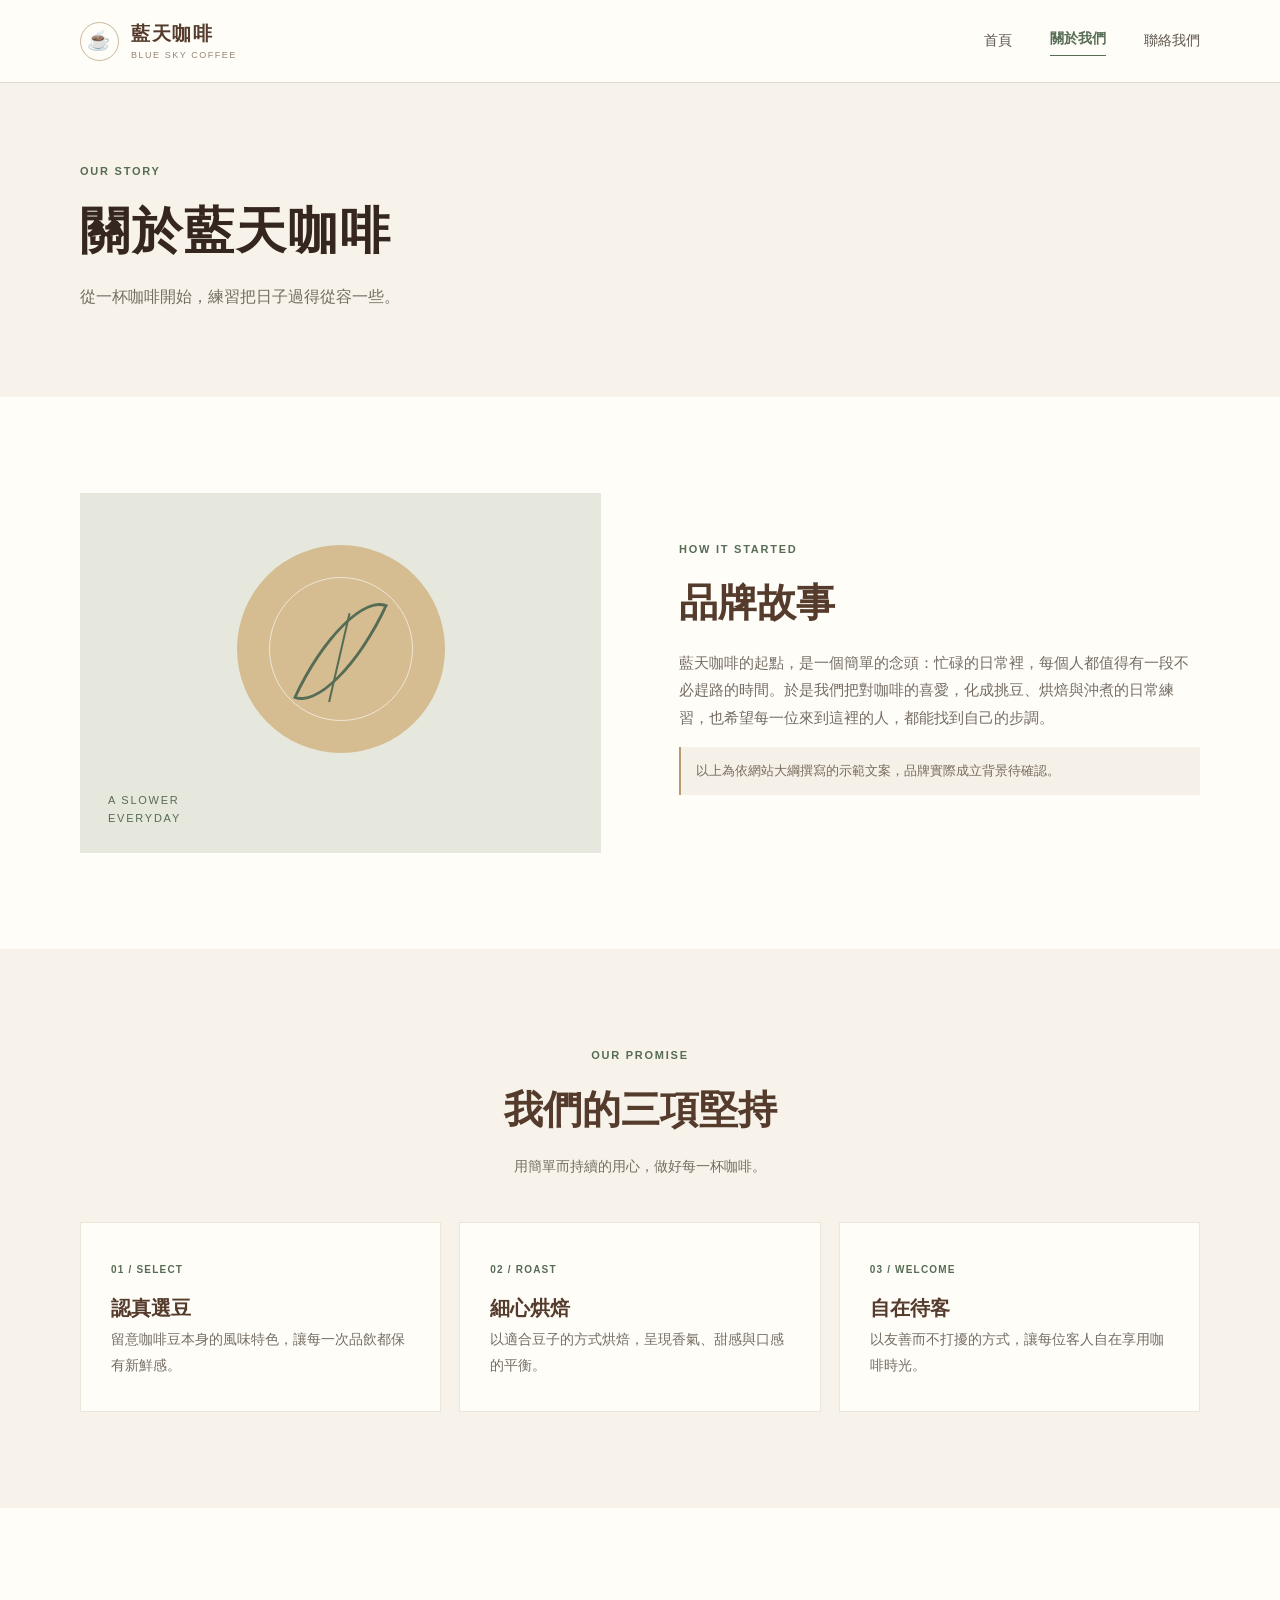
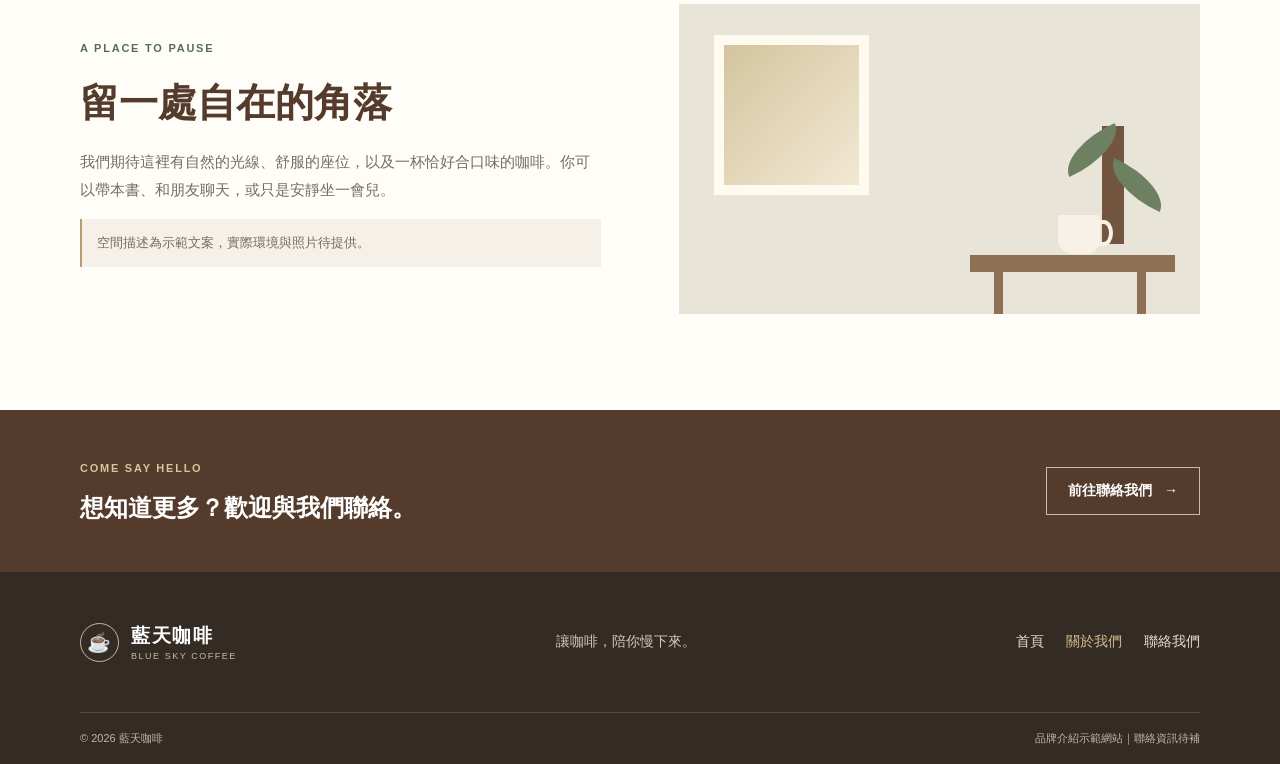
<file: pages/about.html>
﻿<!doctype html>
<html lang="zh-Hant">
<head><meta charset="utf-8"><meta name="viewport" content="width=device-width, initial-scale=1"><meta name="description" content="認識藍天咖啡的品牌故事、經營理念與空間想像。"><title>關於我們｜藍天咖啡</title><link rel="stylesheet" href="assets/css/site.css"><script src="assets/js/site.js" defer></script></head>
<body>
<header class="site-header"><nav class="nav wrap" aria-label="主要導覽"><a class="brand" href="index.html" aria-label="藍天咖啡首頁"><span class="brand-mark" aria-hidden="true">☕</span><span>藍天咖啡<small>BLUE SKY COFFEE</small></span></a><button class="menu-toggle" type="button" aria-expanded="false" aria-controls="site-menu" aria-label="開啟導覽選單"><span></span><span></span><span></span></button><div class="menu" id="site-menu"><a href="index.html">首頁</a><a href="about.html" aria-current="page">關於我們</a><a href="contact.html">聯絡我們</a></div></nav></header>
<main><section class="page-hero"><div class="wrap"><p class="eyebrow">OUR STORY</p><h1>關於藍天咖啡</h1><p class="lead">從一杯咖啡開始，練習把日子過得從容一些。</p></div></section>
<section class="section story-section"><div class="wrap story-grid"><div class="story-art" role="img" aria-label="以咖啡色系圓形與葉片構成的品牌理念插畫"><span class="story-circle"></span><span class="story-leaf"></span><span class="story-art-label">A SLOWER<br>EVERYDAY</span></div><div><p class="eyebrow">HOW IT STARTED</p><h2>品牌故事</h2><p>藍天咖啡的起點，是一個簡單的念頭：忙碌的日常裡，每個人都值得有一段不必趕路的時間。於是我們把對咖啡的喜愛，化成挑豆、烘焙與沖煮的日常練習，也希望每一位來到這裡的人，都能找到自己的步調。</p><p class="sample-note">以上為依網站大綱撰寫的示範文案，品牌實際成立背景待確認。</p></div></div></section>
<section class="values-section section"><div class="wrap"><div class="section-heading"><p class="eyebrow">OUR PROMISE</p><h2>我們的三項堅持</h2><p>用簡單而持續的用心，做好每一杯咖啡。</p></div><div class="value-grid"><article class="value-card"><span>01 / SELECT</span><h3>認真選豆</h3><p>留意咖啡豆本身的風味特色，讓每一次品飲都保有新鮮感。</p></article><article class="value-card"><span>02 / ROAST</span><h3>細心烘焙</h3><p>以適合豆子的方式烘焙，呈現香氣、甜感與口感的平衡。</p></article><article class="value-card"><span>03 / WELCOME</span><h3>自在待客</h3><p>以友善而不打擾的方式，讓每位客人自在享用咖啡時光。</p></article></div></div></section>
<section class="space-section section"><div class="wrap space-grid"><div><p class="eyebrow">A PLACE TO PAUSE</p><h2>留一處自在的角落</h2><p>我們期待這裡有自然的光線、舒服的座位，以及一杯恰好合口味的咖啡。你可以帶本書、和朋友聊天，或只是安靜坐一會兒。</p><p class="sample-note">空間描述為示範文案，實際環境與照片待提供。</p></div><div class="space-art" role="img" aria-label="以日光與綠意為概念的咖啡空間抽象插畫"><span class="space-window"></span><span class="space-plant"></span><span class="space-table"></span><span class="space-cup"></span></div></div></section>
<section class="cta-band"><div class="wrap"><div><p class="eyebrow">COME SAY HELLO</p><h2>想知道更多？歡迎與我們聯絡。</h2></div><a class="button button-light" href="contact.html">前往聯絡我們 <span aria-hidden="true">→</span></a></div></section></main>
<footer class="footer"><div class="wrap footer-main"><a class="brand footer-brand" href="index.html"><span class="brand-mark" aria-hidden="true">☕</span><span>藍天咖啡<small>BLUE SKY COFFEE</small></span></a><p>讓咖啡，陪你慢下來。</p><div class="footer-links"><a href="index.html">首頁</a><a href="about.html" aria-current="page">關於我們</a><a href="contact.html">聯絡我們</a></div></div><div class="wrap footer-bottom"><span>© 2026 藍天咖啡</span><span>品牌介紹示範網站｜聯絡資訊待補</span></div></footer></body></html>
</file>
<file: pages/assets/css/site.css>
﻿:root{--coffee:#553b2c;--coffee-dark:#35271f;--cream:#f7f3eb;--paper:#fffdf8;--sand:#e8dfd0;--green:#566c55;--green-pale:#e4e8dc;--ink:#302c27;--muted:#746d63;--line:#dfd8cd;--serif:"Noto Serif TC","Songti TC",serif;--sans:"Noto Sans TC","Microsoft JhengHei",sans-serif}*{box-sizing:border-box}html{scroll-behavior:smooth}body{margin:0;background:var(--paper);color:var(--ink);font:16px/1.85 var(--sans);-webkit-font-smoothing:antialiased}a{color:inherit;text-decoration:none}button{font:inherit}.wrap{width:min(1120px,calc(100% - 48px));margin-inline:auto}.site-header{position:relative;z-index:5;background:var(--paper);border-bottom:1px solid var(--line)}.nav{min-height:82px;display:flex;align-items:center;justify-content:space-between}.brand{display:inline-flex;align-items:center;gap:12px;color:var(--coffee);font:700 19px/1.25 var(--serif);letter-spacing:.08em}.brand small{display:block;margin-top:5px;color:#968575;font:500 9px/1 var(--sans);letter-spacing:.17em}.brand-mark{display:grid;place-items:center;width:39px;height:39px;border:1px solid #c9b79c;border-radius:50%;font-size:19px}.menu{display:flex;align-items:center;gap:38px}.menu a,.footer-links a{font-size:14px;color:#5d554b;transition:color .2s}.menu a:hover,.menu a[aria-current=page]{color:var(--green)}.menu a[aria-current=page]{font-weight:700}.menu a[aria-current=page]::after{content:"";display:block;height:1px;margin-top:4px;background:var(--green)}.menu-toggle{display:none}.hero{position:relative;overflow:hidden;background:var(--cream)}.hero-grid{display:grid;grid-template-columns:1fr 1fr;align-items:center;gap:70px;min-height:590px;padding-block:70px}.eyebrow{margin:0 0 14px;color:var(--green);font-size:11px;font-weight:700;letter-spacing:.16em}.hero h1,.page-hero h1{margin:0;color:var(--coffee-dark);font:700 clamp(36px,5vw,58px)/1.45 var(--serif);letter-spacing:.04em}.hero-copy>p:not(.eyebrow){max-width:490px;color:var(--muted);font-size:15px}.lead{margin:14px 0;color:var(--green);font-size:18px!important}.actions{display:flex;gap:12px;margin-top:28px}.button{display:inline-flex;align-items:center;justify-content:center;gap:12px;min-height:48px;padding:10px 21px;border:1px solid var(--coffee);font-size:14px;font-weight:600;transition:background .2s,color .2s,transform .2s}.button:hover{transform:translateY(-2px)}.button-dark{background:var(--coffee);color:white}.button-dark:hover{background:var(--coffee-dark)}.button-outline{color:var(--coffee)}.button-outline:hover{background:white}.button-light{border-color:rgba(255,255,255,.65);color:white}.button-light:hover{background:white;color:var(--coffee)}.coffee-art{position:relative;min-height:390px;overflow:hidden;background:#e8e6d9}.coffee-art::before{content:"";position:absolute;right:-15%;bottom:-37%;width:120%;height:77%;border-radius:50%;background:var(--green)}.art-sun{position:absolute;top:44px;right:72px;width:105px;height:105px;border-radius:50%;background:#d0b98e}.cup{position:absolute;z-index:2;top:141px;left:calc(50% - 92px);width:184px;height:148px;border-radius:12px 12px 72px 72px;background:#f8f2e8;box-shadow:0 20px 28px #342c2230}.cup::before{content:"";position:absolute;inset:12px 12px auto;height:28px;border-radius:50%;background:#cdbda4}.coffee{position:absolute;top:15px;left:18px;width:148px;height:20px;border-radius:50%;background:#68452f}.cup-handle{position:absolute;top:28px;right:-48px;width:61px;height:72px;border:12px solid #f8f2e8;border-left:0;border-radius:0 50% 50% 0}.art-leaf{position:absolute;z-index:1;width:88px;height:36px;border:2px solid #74896b;border-radius:100% 0 100% 0}.art-leaf::after{content:"";position:absolute;top:50%;left:4px;width:74px;height:1px;background:#74896b;transform:rotate(-24deg)}.leaf-one{top:108px;left:53px;transform:rotate(-24deg)}.leaf-two{right:48px;bottom:67px;transform:rotate(20deg) scaleX(-1)}.art-bean{position:absolute;z-index:3;width:22px;height:31px;border-radius:50%;background:linear-gradient(120deg,#a77855,#513729);transform:rotate(30deg)}.art-bean::after{content:"";position:absolute;top:4px;left:10px;width:1px;height:23px;background:#e3c8a5;transform:rotate(9deg)}.bean-one{top:68px;left:47%}.bean-two{right:70px;top:228px;transform:rotate(-22deg)}.art-caption{position:absolute;bottom:18px;left:22px;color:#fff;font-size:9px;letter-spacing:.16em}.hero-bottom{display:flex;align-items:center;gap:18px;padding-bottom:20px;color:#8a8175;font-size:9px;letter-spacing:.14em}.hero-line{width:48px;height:1px;background:#b5aa9b}.section{padding-block:96px}.intro{background:var(--paper)}.intro-grid{display:grid;grid-template-columns:1fr 1fr;gap:90px;align-items:center}.intro h2,.section-heading h2,.story-grid h2,.space-grid h2,.contact-grid h2{margin:0;color:var(--coffee);font:700 clamp(27px,3.5vw,39px)/1.55 var(--serif)}.intro h2 em{color:var(--green);font-style:normal}.intro-grid>div:nth-child(2)>p{margin-top:0;color:var(--muted)}.text-link{display:inline-flex;gap:13px;margin-top:11px;padding-bottom:4px;border-bottom:1px solid var(--green);color:var(--green);font-weight:700;font-size:14px}.features,.values-section{background:var(--cream)}.section-heading{text-align:center;margin-bottom:42px}.section-heading>p:last-child{color:var(--muted);font-size:14px}.feature-grid,.value-grid{display:grid;grid-template-columns:repeat(3,1fr);gap:18px}.feature-card,.value-card{position:relative;min-height:245px;padding:30px;background:var(--paper);border:1px solid #ece5da}.feature-no{color:#9b8e7b;font-size:10px;letter-spacing:.13em}.feature-icon{display:block;margin-top:10px;color:var(--green);font-size:28px}.feature-card h3,.value-card h3{margin:12px 0 5px;color:var(--coffee);font:700 20px var(--serif)}.feature-card p,.value-card p{margin:0;color:var(--muted);font-size:14px}.quote-band{padding:54px 0;background:var(--green);color:white}.quote-band .wrap{display:flex;align-items:center;justify-content:space-between;gap:25px}.quote-band p{margin:0;font:600 27px var(--serif);letter-spacing:.06em}.quote-band a{font-size:14px}.footer{background:#342b24;color:#f5efe6}.footer-main{display:flex;align-items:center;justify-content:space-between;gap:25px;padding-block:43px}.footer-brand{color:#fff}.footer-brand small{color:#c4b8a7}.footer-main>p{color:#d4c8b8;font-size:14px}.footer-links{display:flex;gap:22px}.footer-links a{color:#e7ded2}.footer-links a[aria-current=page]{color:#d7bd91}.footer-bottom{display:flex;justify-content:space-between;padding-block:15px;border-top:1px solid #ffffff24;color:#c0b5a8;font-size:11px}.page-hero{padding:78px 0 72px;background:var(--cream)}.page-hero h1{font-size:clamp(35px,4.5vw,50px)}.page-hero .lead{max-width:670px;color:var(--muted);font-size:16px!important}.story-grid,.space-grid{display:grid;grid-template-columns:1fr 1fr;align-items:center;gap:78px}.story-grid p:not(.eyebrow),.space-grid p:not(.eyebrow),.contact-grid>div:first-child>p:not(.eyebrow){color:var(--muted);font-size:15px}.story-art{position:relative;min-height:360px;overflow:hidden;background:#e6e8dd}.story-circle{position:absolute;top:52px;left:calc(50% - 104px);width:208px;height:208px;border-radius:50%;background:#d5bd91}.story-circle::after{content:"";position:absolute;inset:32px;border:1px solid #fff9;border-radius:50%}.story-leaf{position:absolute;top:96px;left:calc(50% - 24px);width:47px;height:125px;border:3px solid var(--green);border-radius:100% 0 100% 0;transform:rotate(25deg)}.story-leaf::after{content:"";position:absolute;top:20px;left:21px;width:2px;height:91px;background:var(--green);transform:rotate(-12deg)}.story-art-label{position:absolute;bottom:26px;left:28px;color:var(--green);font-size:11px;line-height:1.6;letter-spacing:.16em}.sample-note{padding:12px 15px;border-left:2px solid #b69a70;background:#f6f1e8;color:#776b5d!important;font-size:13px!important}.value-card{min-height:190px}.value-card>span{color:var(--green);font-size:10px;font-weight:700;letter-spacing:.12em}.space-section{background:var(--paper)}.space-art{position:relative;min-height:310px;overflow:hidden;background:#e8e5d8}.space-window{position:absolute;top:31px;left:35px;width:155px;height:160px;border:10px solid #fffaf0;background:linear-gradient(135deg,#d4c49f,#f2e8d3)}.space-plant{position:absolute;right:76px;bottom:70px;width:22px;height:118px;background:#72563f}.space-plant::before,.space-plant::after{content:"";position:absolute;width:64px;height:30px;border-radius:100% 0 100% 0;background:#6e8062}.space-plant::before{top:9px;left:-42px;transform:rotate(-25deg)}.space-plant::after{top:44px;left:3px;transform:rotate(25deg) scaleX(-1)}.space-table{position:absolute;right:25px;bottom:42px;width:205px;height:17px;background:#8d7053}.space-table::after{content:"";position:absolute;top:17px;left:24px;width:9px;height:54px;background:#8d7053;box-shadow:143px 0 #8d7053}.space-cup{position:absolute;z-index:1;right:100px;bottom:60px;width:42px;height:39px;border-radius:3px 3px 14px 14px;background:#f7f1e7}.space-cup::after{content:"";position:absolute;top:5px;right:-13px;width:14px;height:18px;border:4px solid #f7f1e7;border-left:0;border-radius:0 50% 50% 0}.cta-band{padding-block:48px;background:var(--coffee);color:white}.cta-band .wrap{display:flex;align-items:center;justify-content:space-between;gap:30px}.cta-band h2{margin:0;font:600 24px var(--serif)}.cta-band .eyebrow{color:#d9c49e}.contact-section{background:var(--paper)}.contact-grid{display:grid;grid-template-columns:.8fr 1.2fr;gap:75px;align-items:start}.contact-card{padding:32px;background:var(--cream);border:1px solid var(--line)}.contact-card h3{margin:0 0 18px;color:var(--coffee);font:700 22px var(--serif)}.contact-list{margin:0}.contact-list>div{display:grid;grid-template-columns:120px 1fr;gap:15px;padding:13px 0;border-bottom:1px solid var(--line)}.contact-list dt{color:var(--green);font-weight:700}.contact-list dd{margin:0;color:var(--muted)}.contact-map{display:grid;place-items:center;margin-top:22px;min-height:145px;background:#e6e8dd;color:var(--green);text-align:center}.contact-map>span{font-size:27px}.contact-map p{margin:3px 0;font-weight:700}.contact-map small{color:#77776d}.contact-note{padding:22px 0;background:var(--green-pale)}.contact-note .wrap{display:flex;align-items:center;gap:14px}.contact-note p{margin:0;color:#56604f;font-size:14px}.note-mark{color:var(--green);font-size:20px}a:focus-visible,button:focus-visible{outline:3px solid #bb985d;outline-offset:4px}@media(max-width:760px){.wrap{width:min(100% - 36px,1120px)}.nav{min-height:72px}.menu-toggle{display:grid;gap:5px;align-content:center;width:42px;height:42px;padding:9px;border:1px solid var(--line);background:transparent}.menu-toggle span{display:block;width:100%;height:2px;background:var(--coffee)}.menu{position:absolute;top:71px;right:0;left:0;display:none;align-items:stretch;gap:0;padding:8px 18px 15px;background:var(--paper);border-bottom:1px solid var(--line);box-shadow:0 12px 18px #30282012}.menu.is-open{display:flex;flex-direction:column}.menu a{padding:12px 4px}.menu a[aria-current=page]::after{width:30px}.hero-grid{grid-template-columns:1fr;gap:28px;min-height:0;padding-block:53px 32px}.hero h1{font-size:clamp(35px,9vw,49px)}.coffee-art{min-height:300px}.cup{top:104px;transform:scale(.85);transform-origin:top center}.art-sun{top:29px;right:50px;width:78px;height:78px}.hero-bottom{font-size:8px}.section{padding-block:68px}.intro-grid,.story-grid,.space-grid,.contact-grid{grid-template-columns:1fr;gap:28px}.intro-grid{gap:14px}.feature-grid,.value-grid{grid-template-columns:1fr}.feature-card{min-height:0;padding:24px}.quote-band .wrap,.cta-band .wrap{align-items:flex-start;flex-direction:column}.quote-band p{font-size:22px}.footer-main{align-items:flex-start;flex-direction:column;padding-block:34px;gap:14px}.footer-main>p{margin:0}.footer-links{flex-wrap:wrap}.footer-bottom{flex-direction:column;gap:4px}.page-hero{padding:58px 0 48px}.contact-card{padding:23px}.contact-list>div{grid-template-columns:90px 1fr}}@media(prefers-reduced-motion:reduce){html{scroll-behavior:auto}*,*::before,*::after{transition-duration:.01ms!important;animation-duration:.01ms!important}}
</file>
